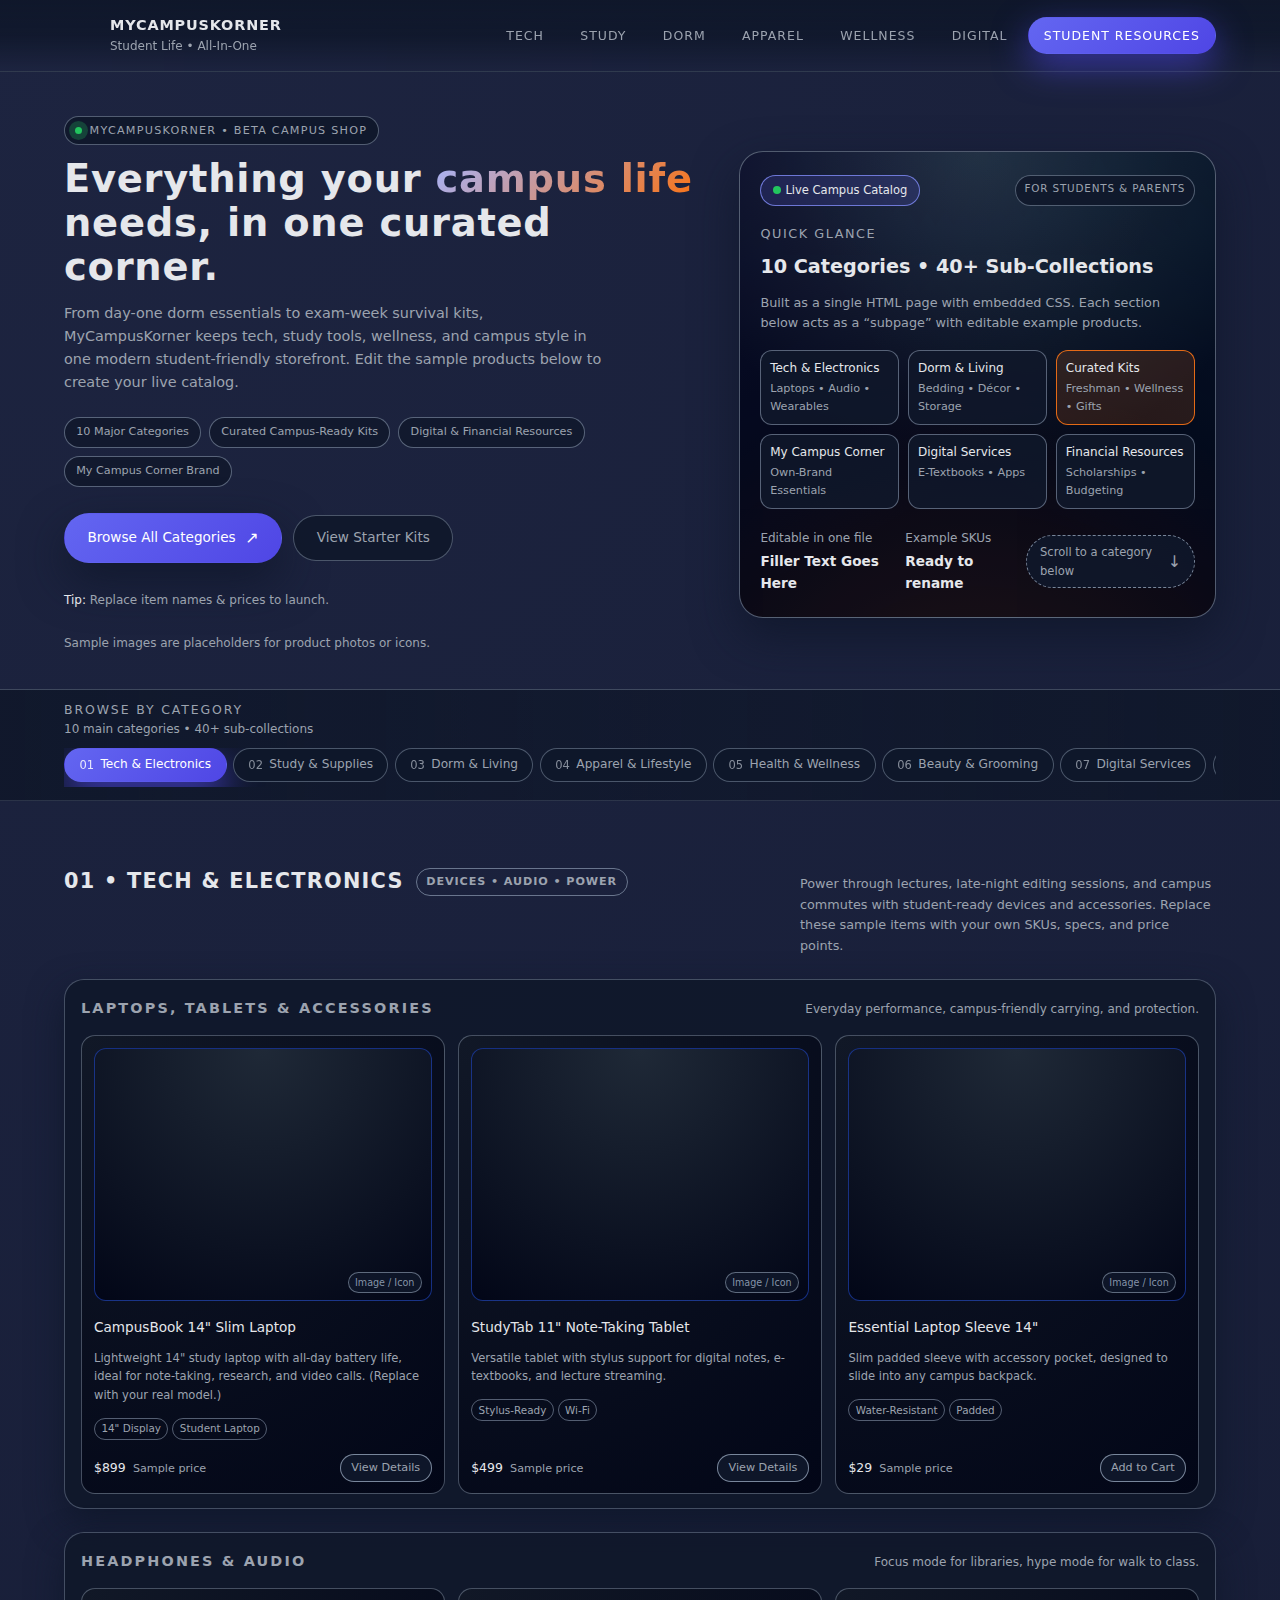
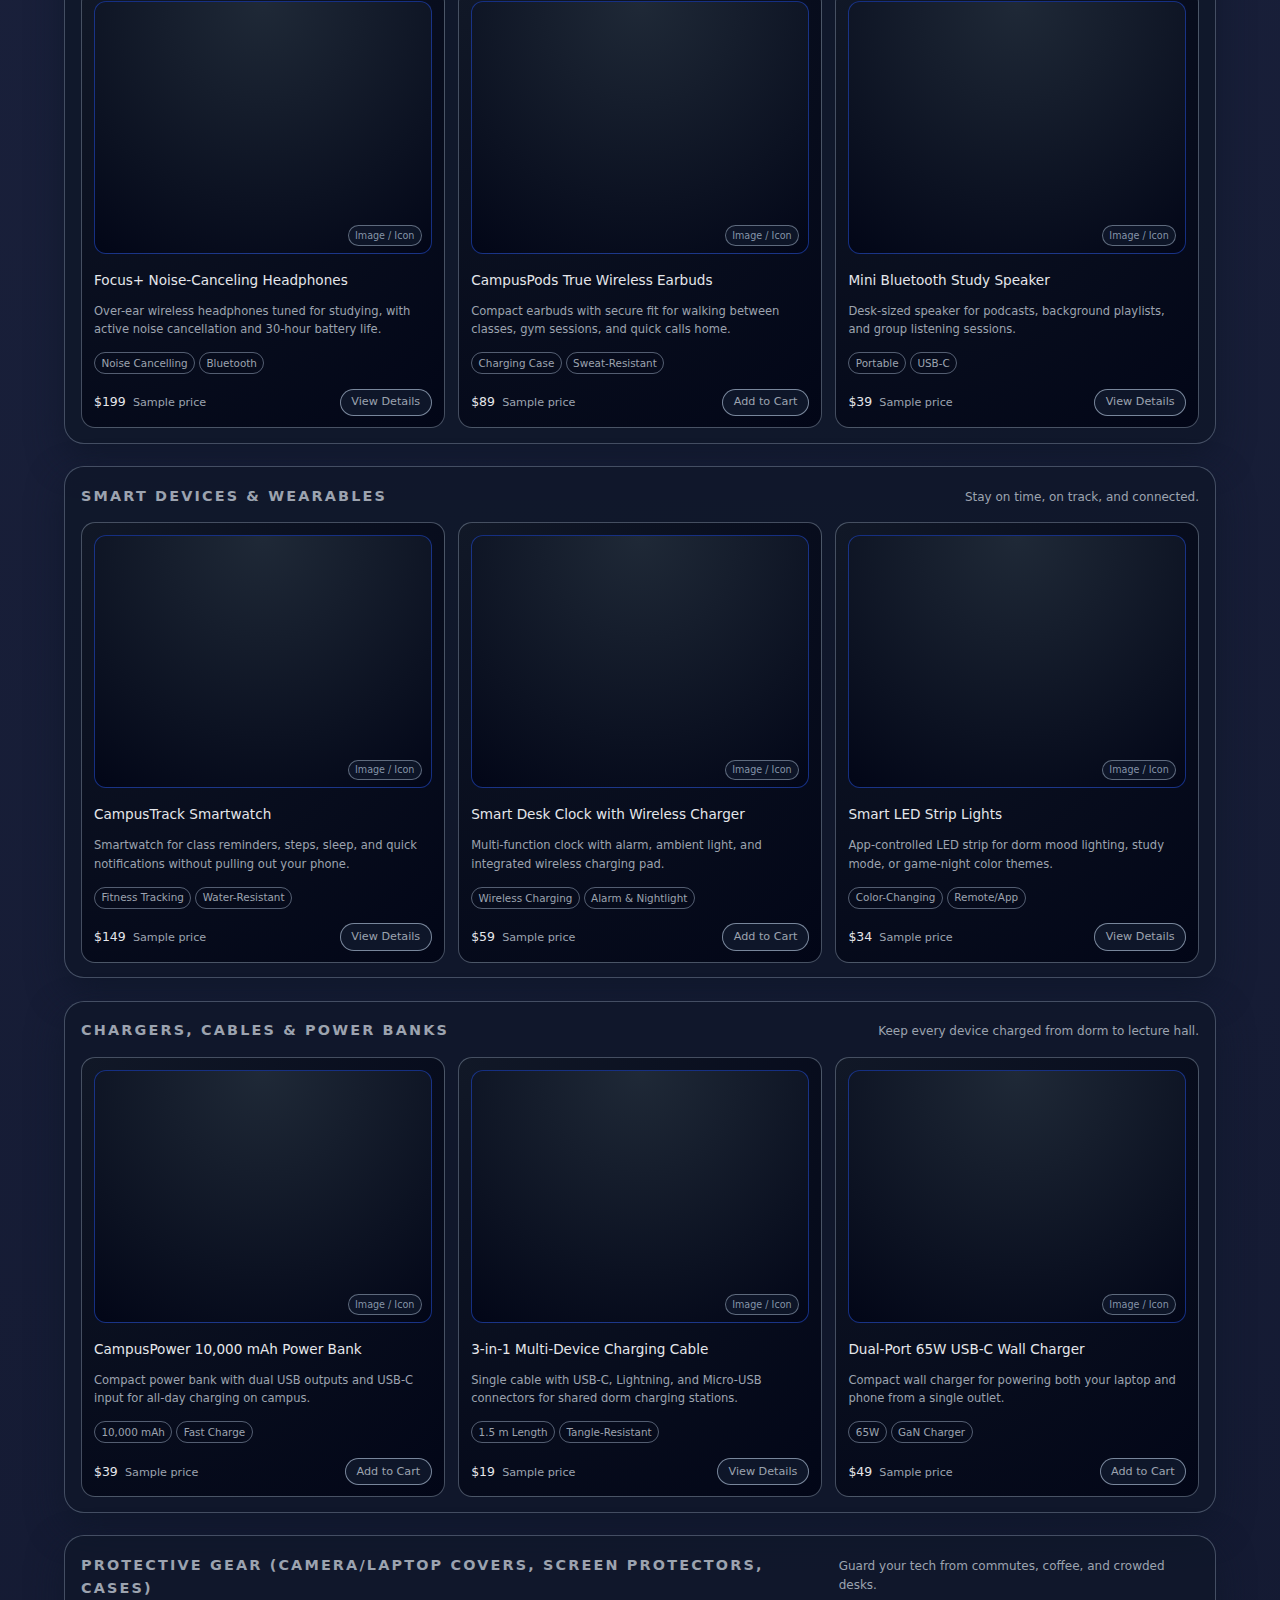
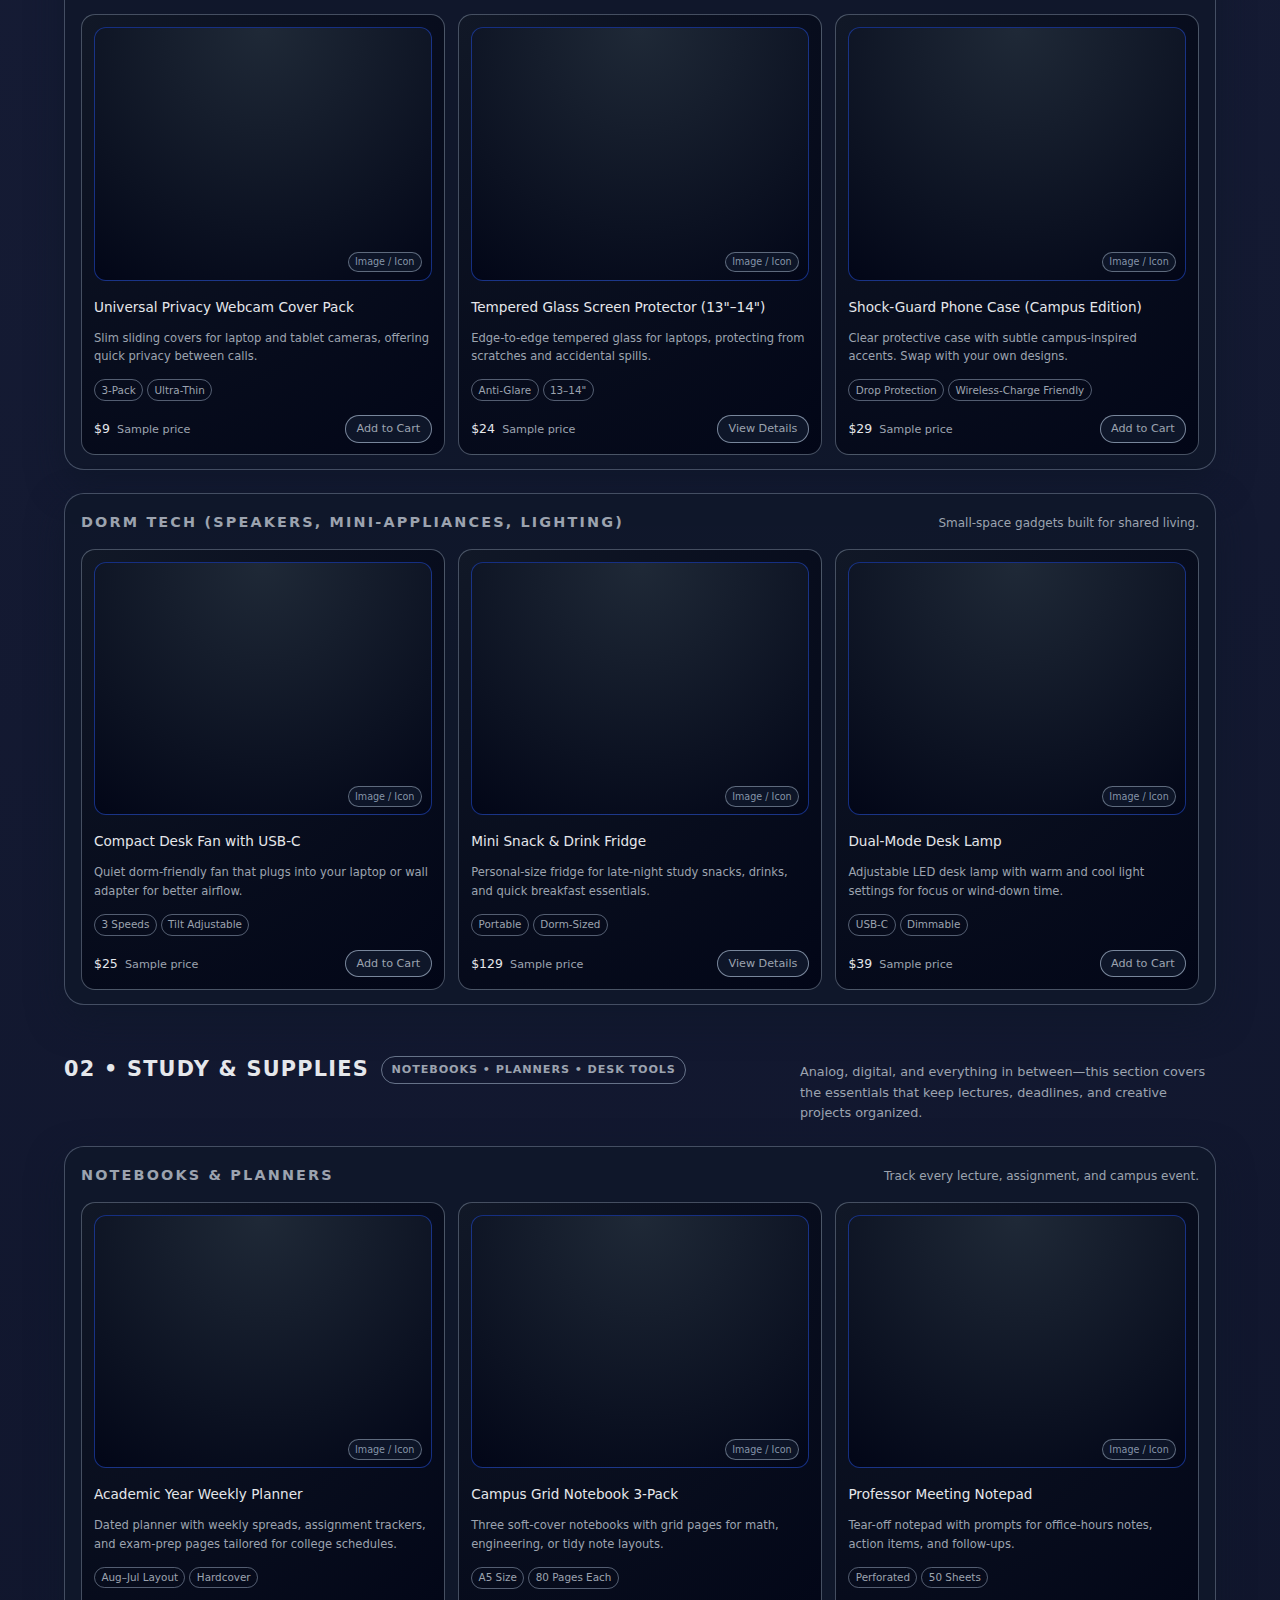
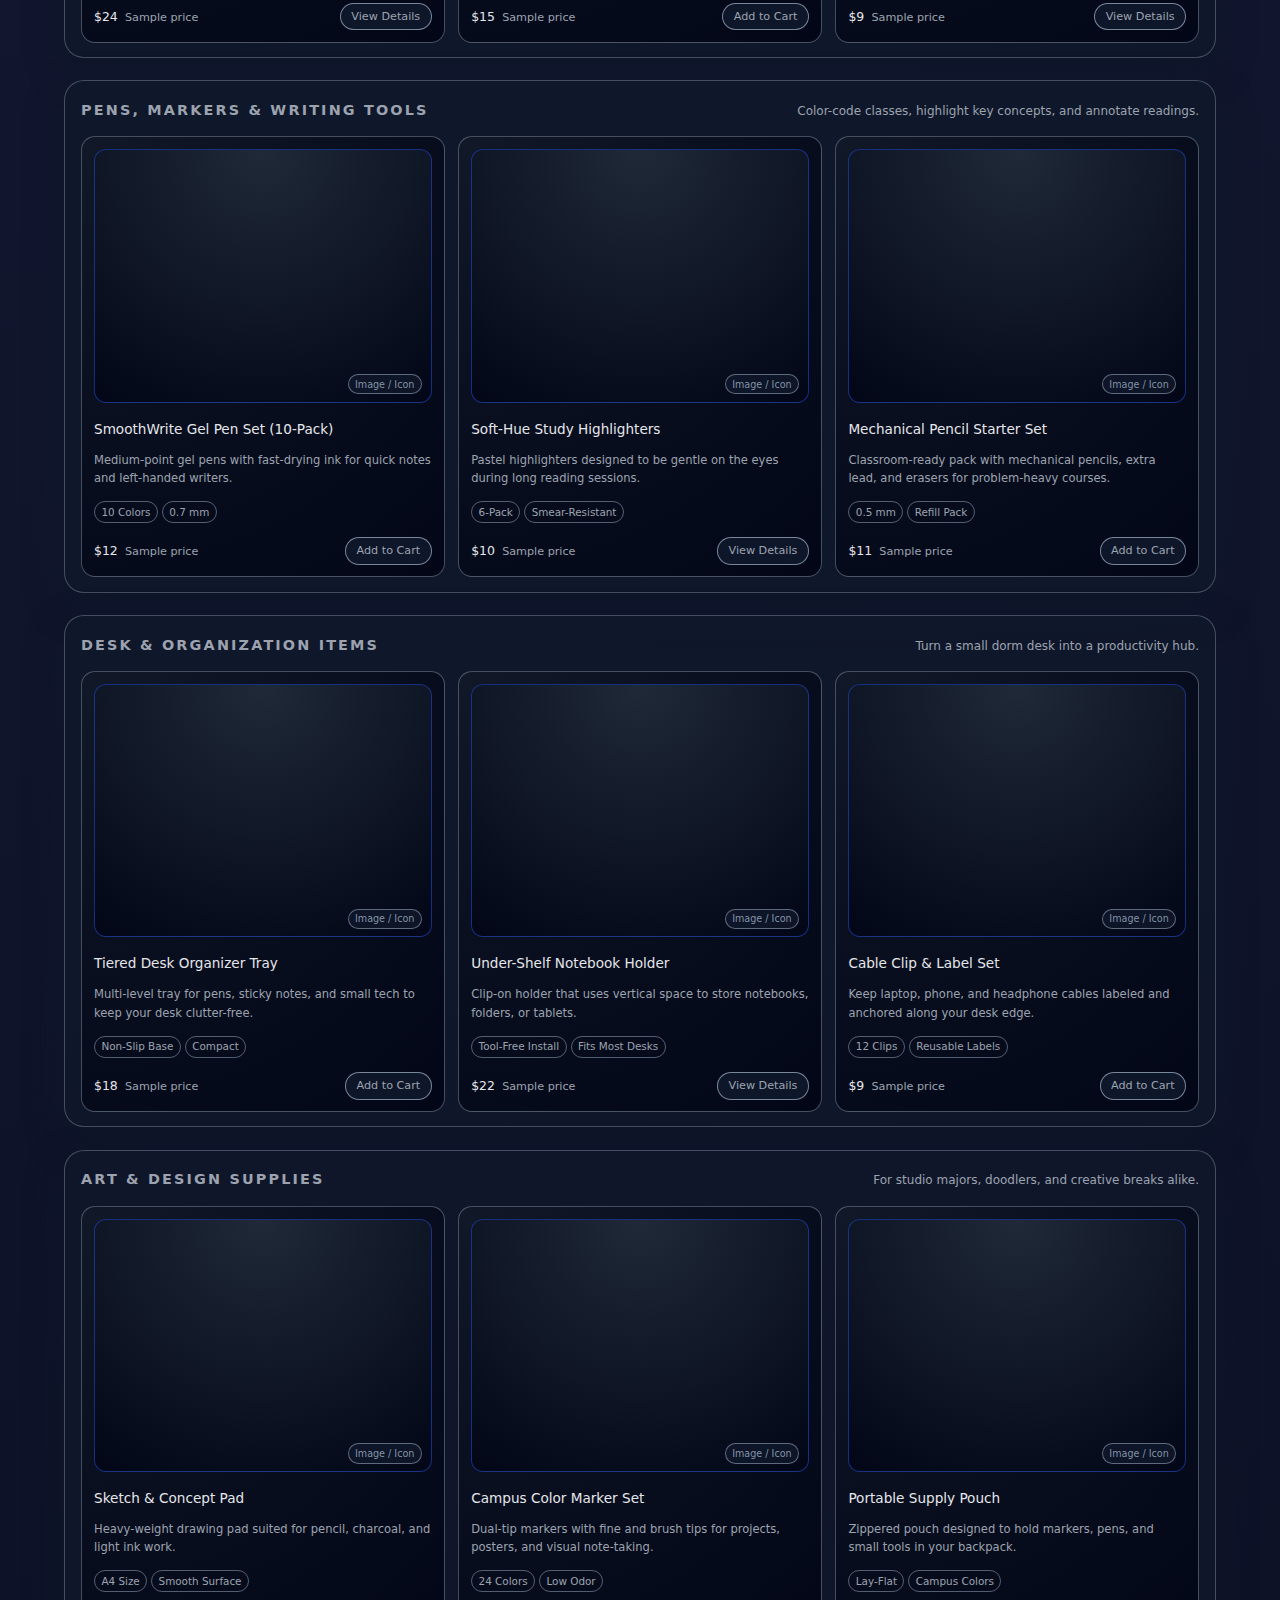
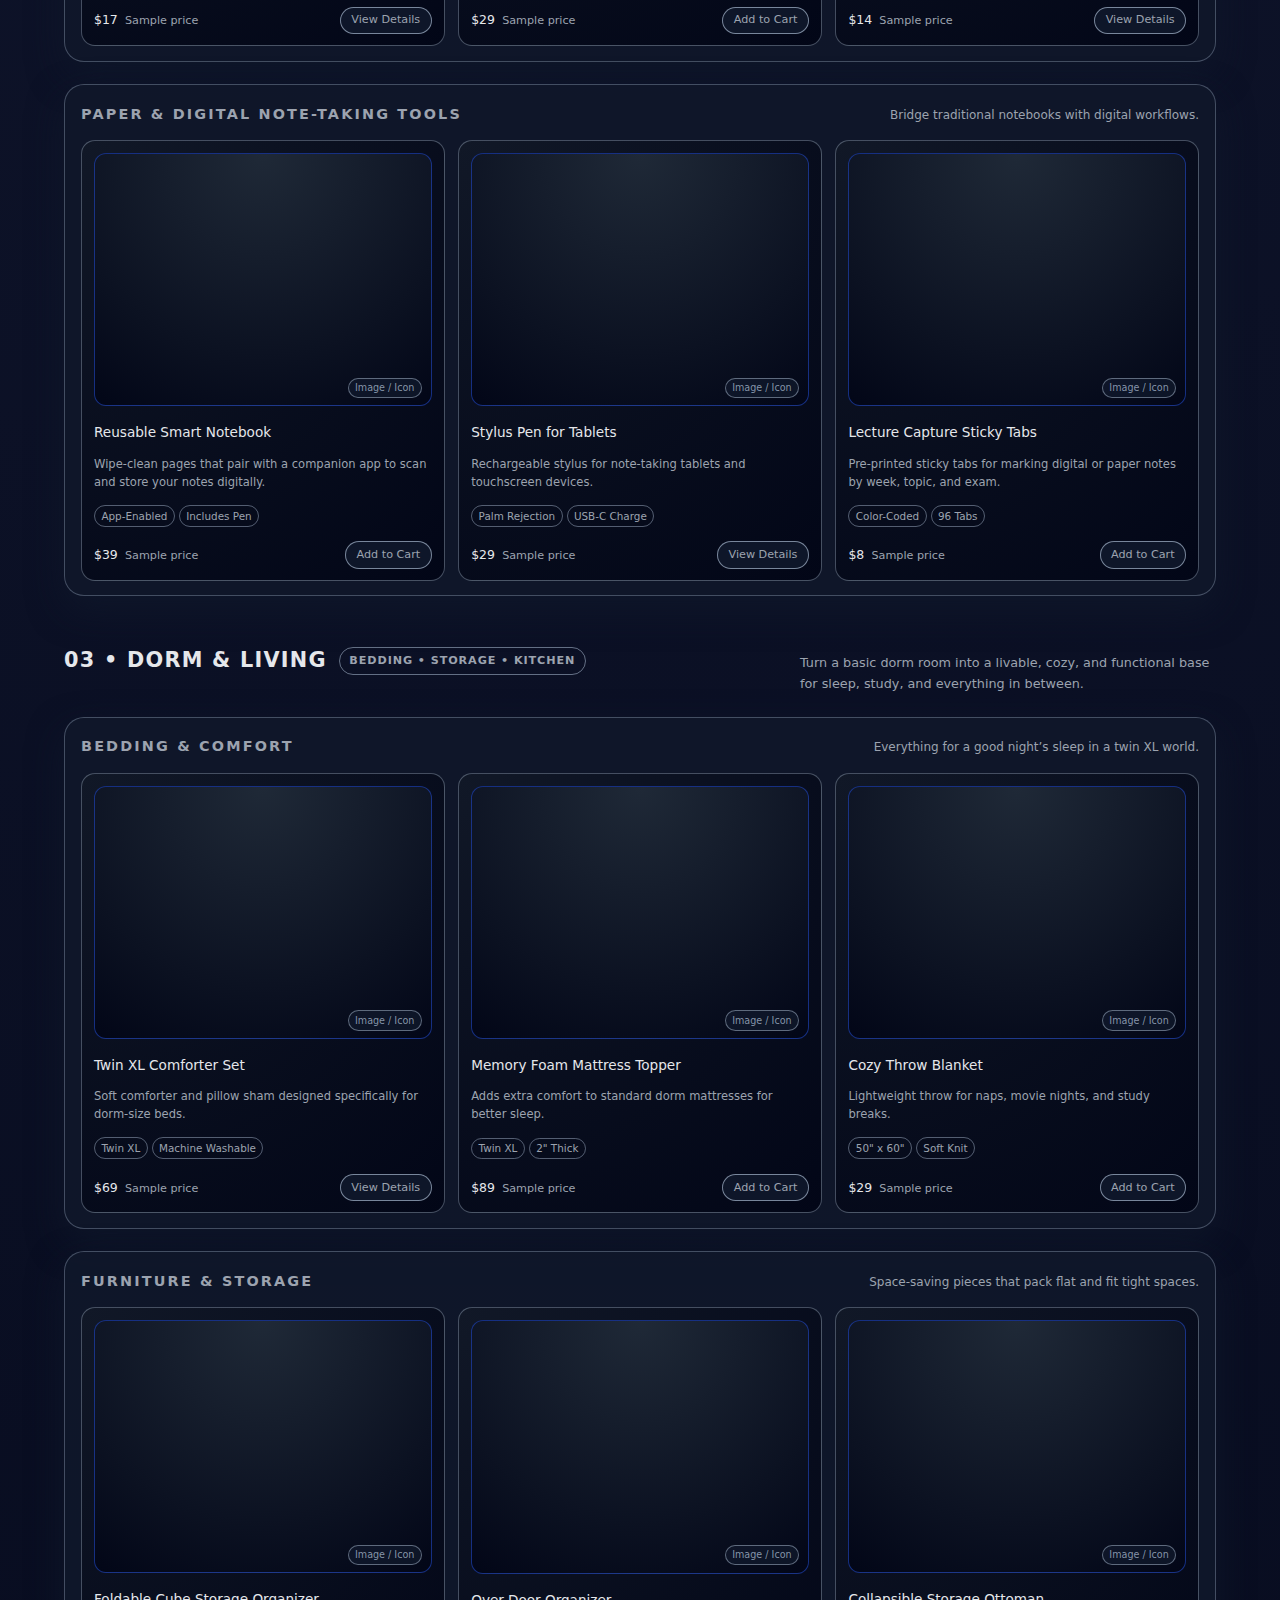
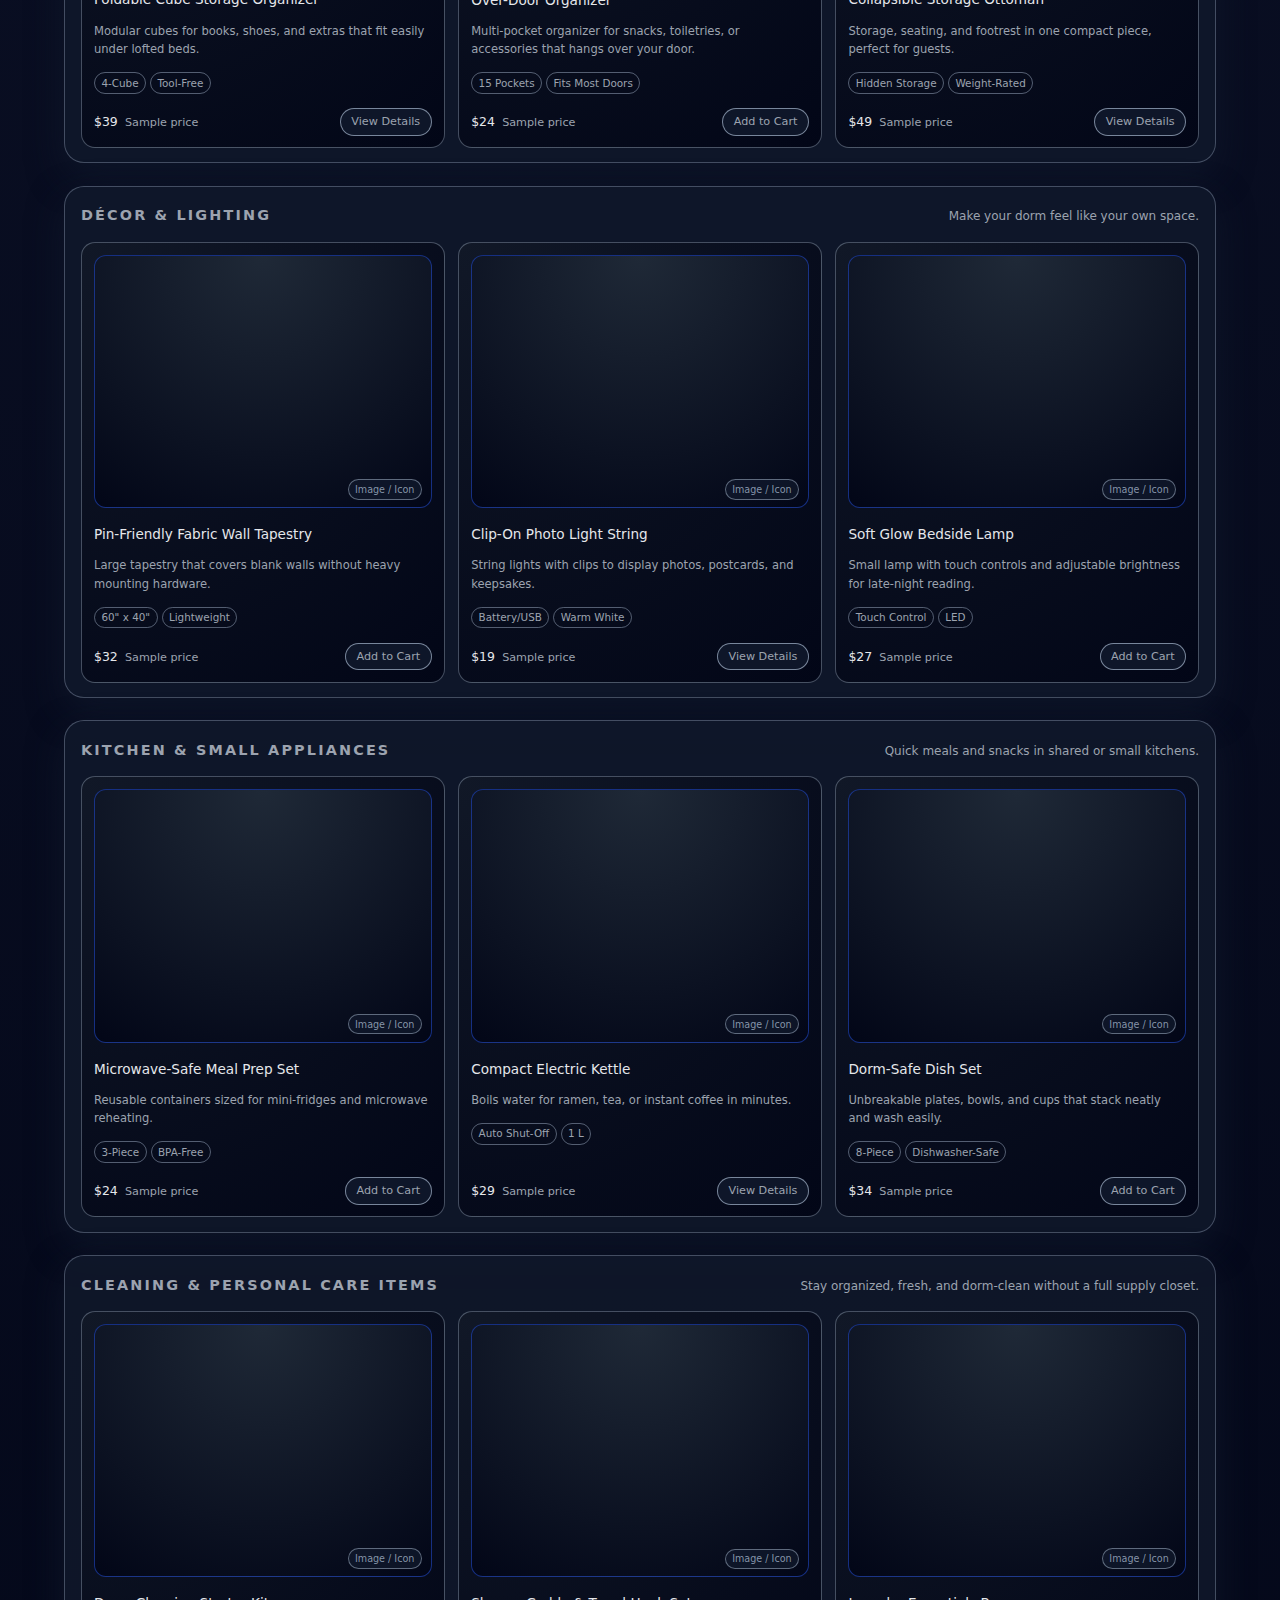
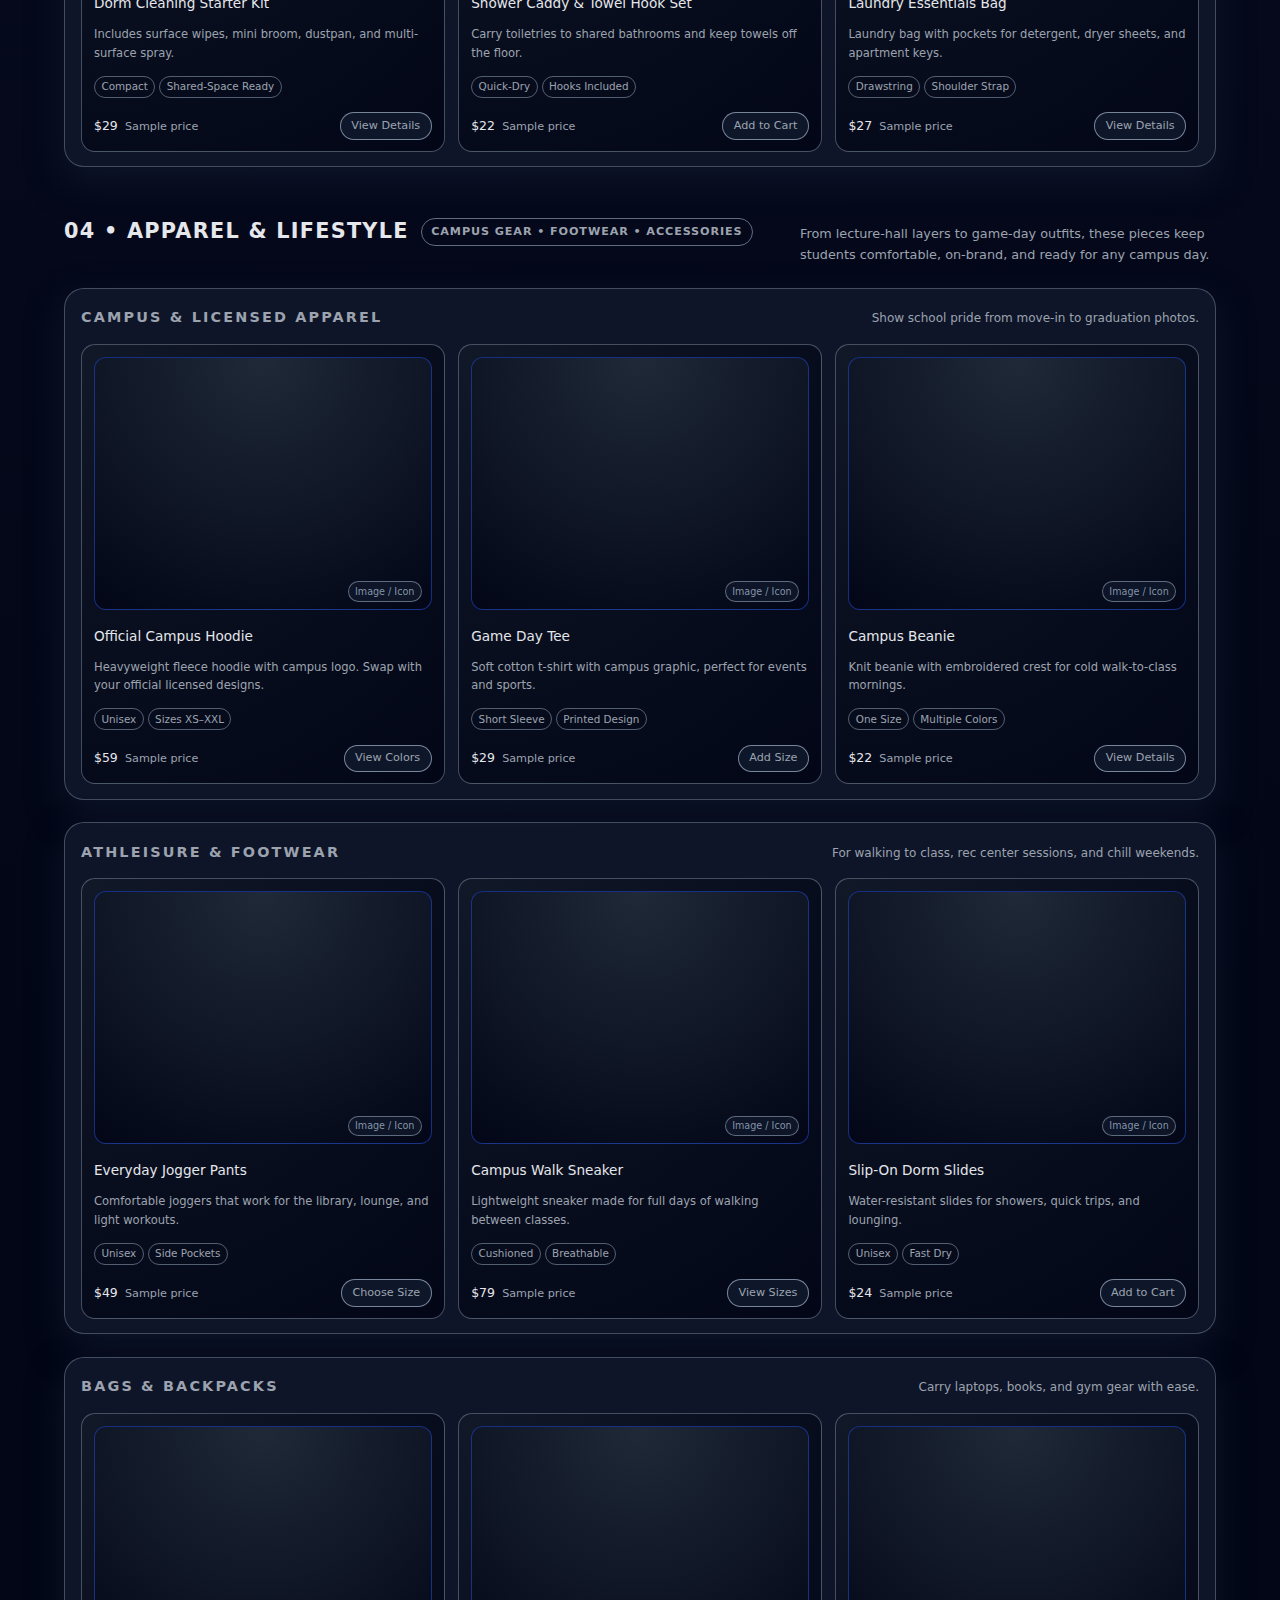
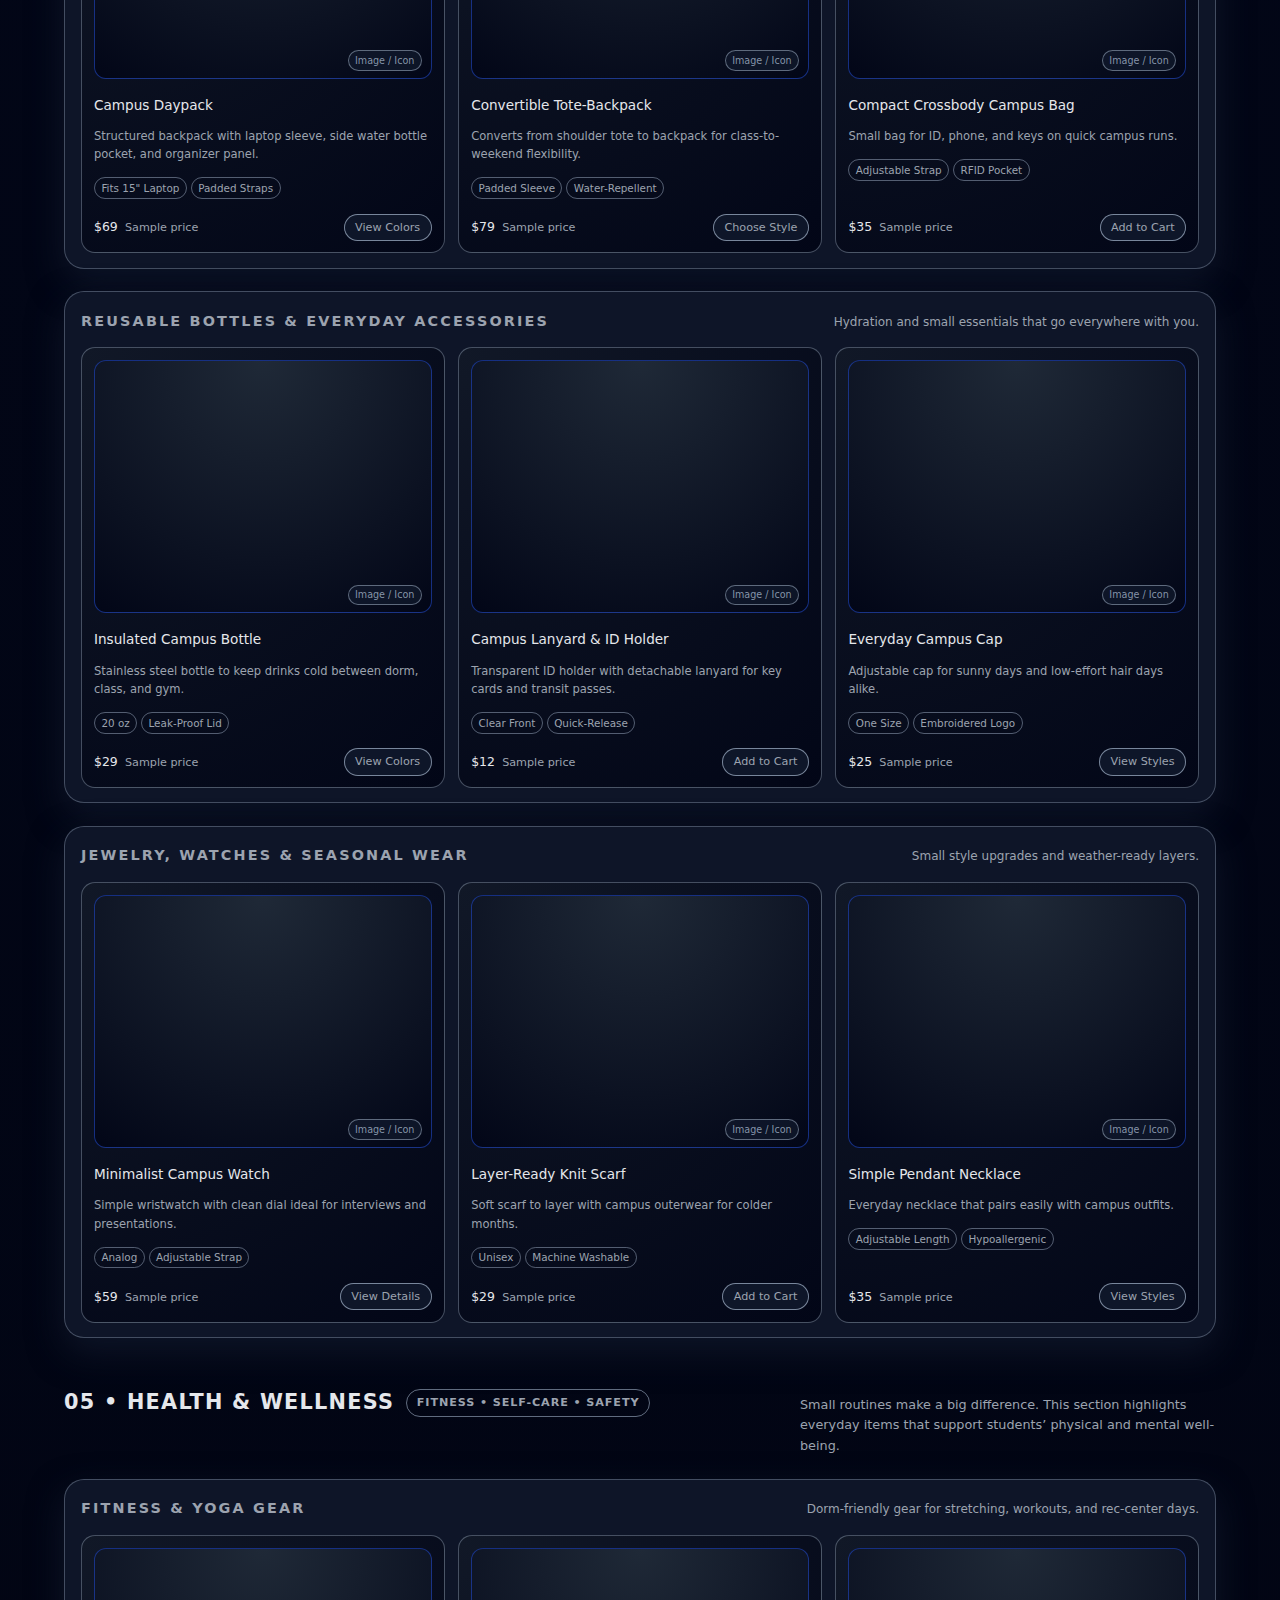
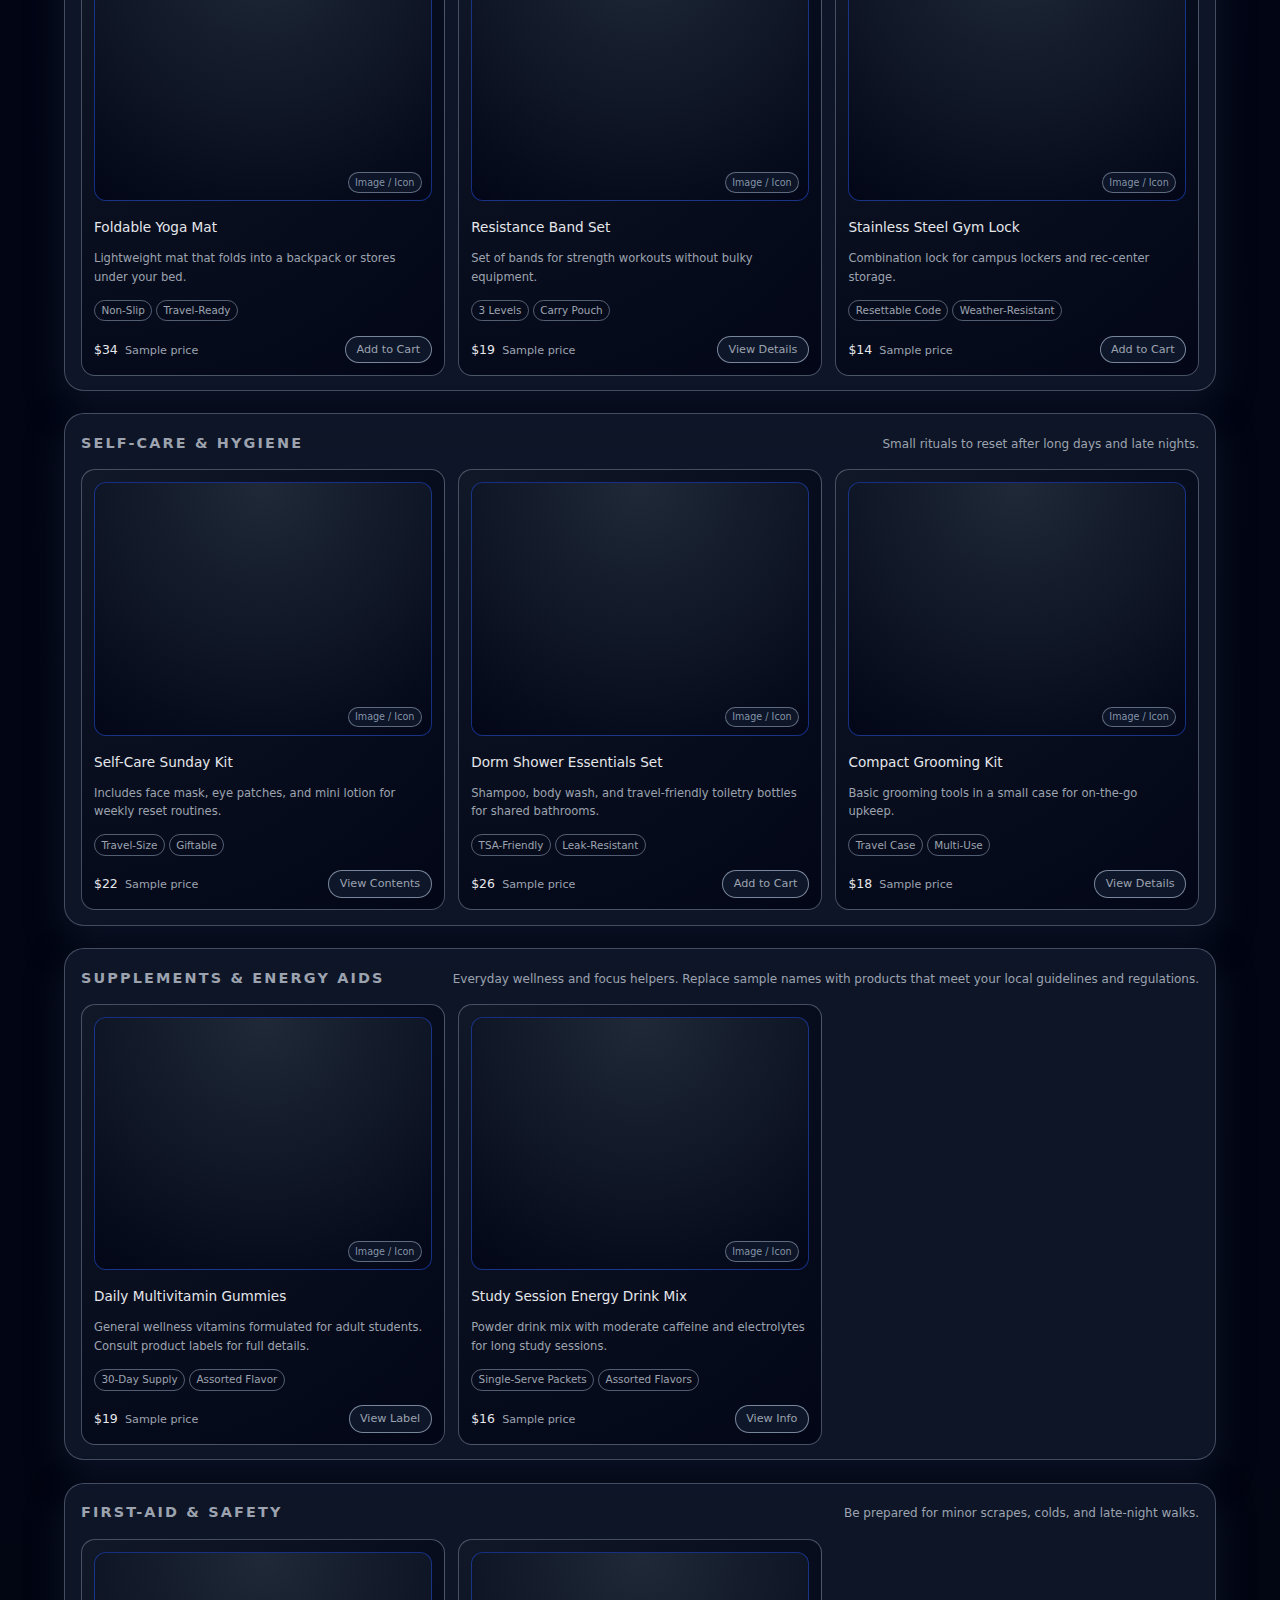
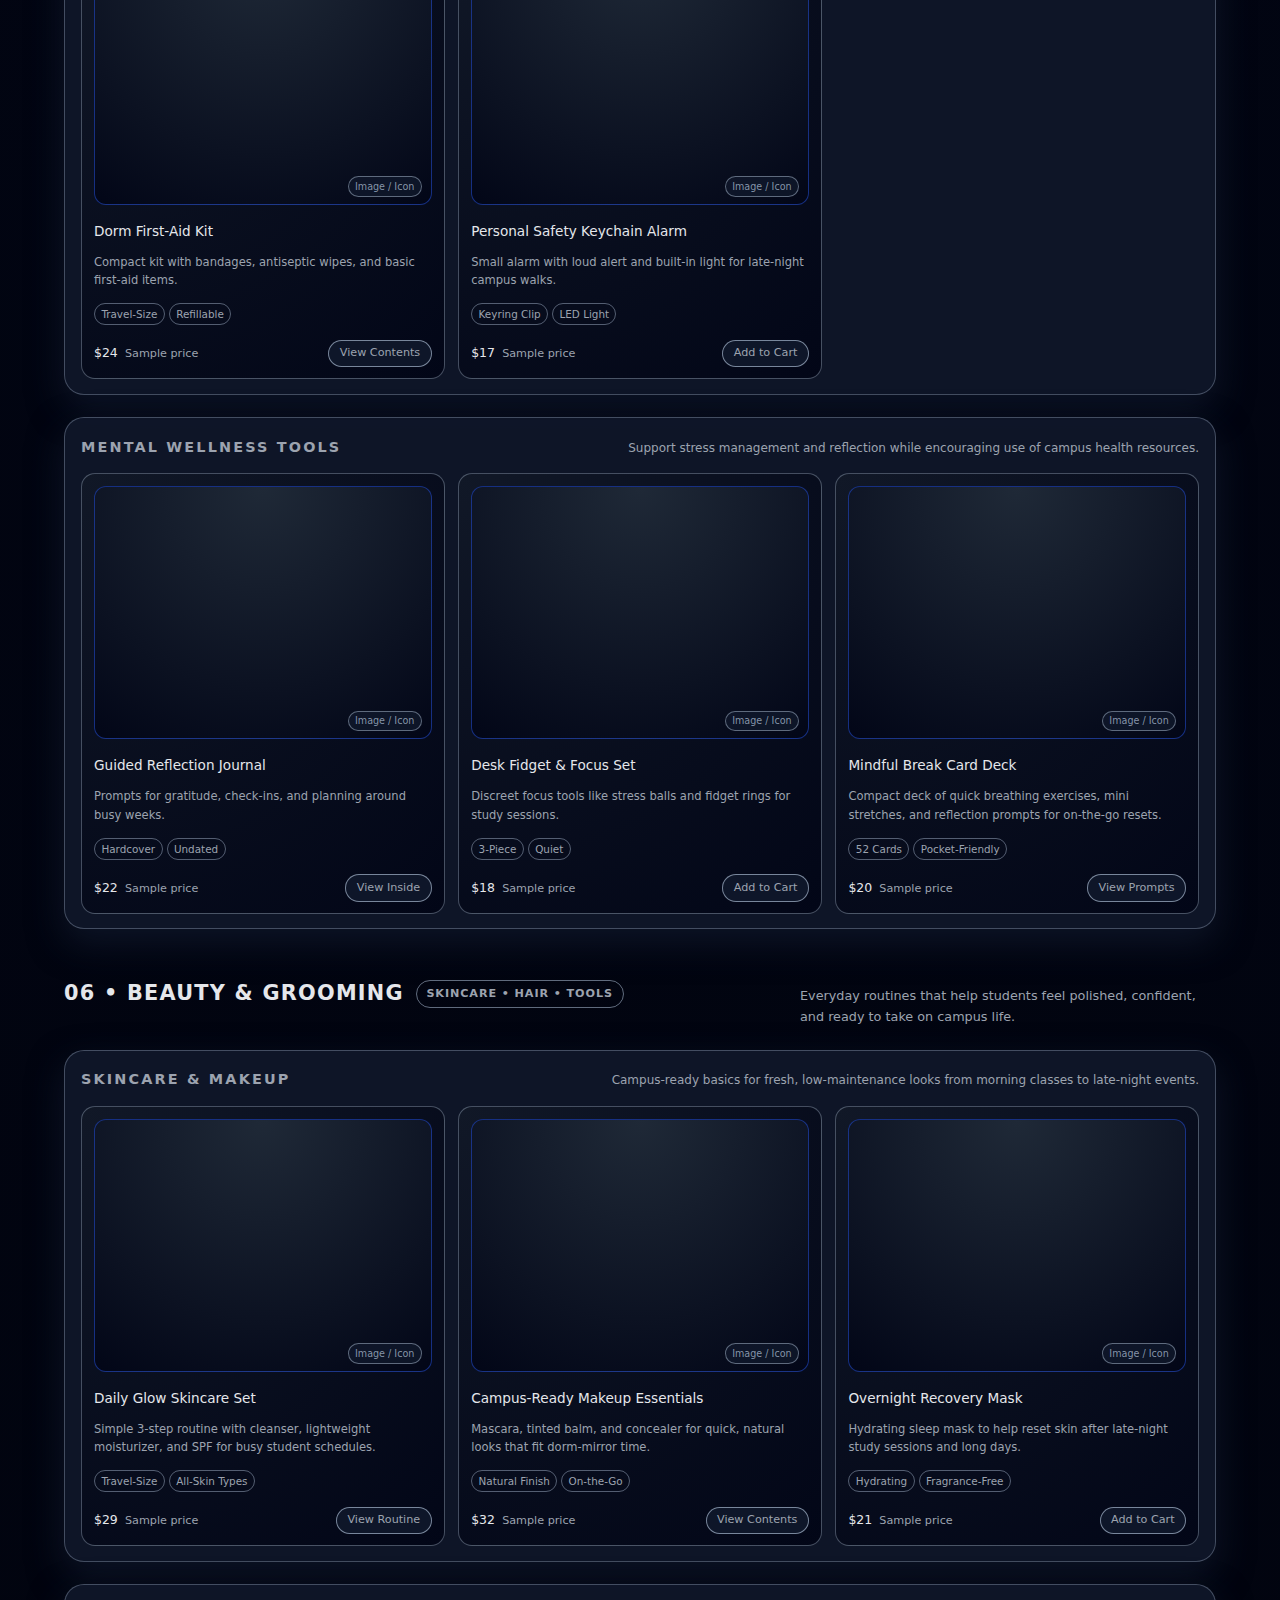
<file: dark1.html>
<!DOCTYPE html>
<html lang="en">
<head>
  <meta charset="UTF-8" />
  <title>MyCampusKorner | Student Life Marketplace</title>
  <meta name="viewport" content="width=device-width, initial-scale=1" />
  <style>
    :root {
      --bg: #050816;
      --bg-elevated: #0f172a;
      --bg-soft: #111827;
      --accent: #6366f1;
      --accent-soft: rgba(99, 102, 241, 0.18);
      --accent-strong: #4f46e5;
      --accent-alt: #22c55e;
      --accent-warm: #f97316;
      --accent-soft-warm: rgba(249, 115, 22, 0.15);
      --text: #e5e7eb;
      --text-soft: #9ca3af;
      --border-subtle: rgba(148, 163, 184, 0.35);
      --radius-lg: 20px;
      --radius-md: 14px;
      --radius-pill: 999px;
      --shadow-soft: 0 18px 45px rgba(15, 23, 42, 0.8);
      --shadow-subtle: 0 12px 32px rgba(15, 23, 42, 0.65);
      --transition-fast: 180ms ease-out;
      --transition-med: 220ms ease-out;
      --nav-h: 72px;
      --section-max-w: 1200px;
    }

    * {
      box-sizing: border-box;
      margin: 0;
      padding: 0;
    }

    body {
      font-family: system-ui, -apple-system, BlinkMacSystemFont, "SF Pro Text",
        "Segoe UI", sans-serif;
      background: radial-gradient(circle at top left, #1d2440 0, #020617 40%, #000 100%);
      color: var(--text);
      line-height: 1.6;
      -webkit-font-smoothing: antialiased;
      scroll-behavior: smooth;
    }

    a {
      color: inherit;
      text-decoration: none;
    }

    img {
      max-width: 100%;
      display: block;
    }

    /* Layout Shell */

    .page-shell {
      min-height: 100vh;
      color: var(--text);
    }

    .content-width {
      max-width: var(--section-max-w);
      margin: 0 auto;
      padding: 0 1.5rem;
    }

    header {
      position: sticky;
      top: 0;
      z-index: 50;
      backdrop-filter: blur(28px);
      background: linear-gradient(
        to bottom,
        rgba(15, 23, 42, 0.96),
        rgba(15, 23, 42, 0.84),
        transparent
      );
      border-bottom: 1px solid rgba(148, 163, 184, 0.25);
      height: var(--nav-h);
    }

    .nav-bar {
      max-width: var(--section-max-w);
      margin: 0 auto;
      height: 100%;
      display: flex;
      align-items: center;
      justify-content: space-between;
      gap: 1.5rem;
      padding: 0 1.5rem;
    }

    .logo-lockup {
      display: flex;
      align-items: center;
      gap: 0.75rem;
    }

     /* NEW: logo uses local image logo.png */
    .logo-mark {
      width: 34px;
      height: 34px;
      border-radius: 0;
      background-image: url("https://raw.githubusercontent.com/ivl-ad/campus/refs/heads/main/logo1.png");
      background-size: contain;
      background-repeat: no-repeat;
      background-position: left center;
      position: relative;
      overflow: visible;
      box-shadow: none;
    }

    .logo-mark::after {
      content: none;
    }

    .logo-initials {
      display: none;
    }

    .logo-text-main {
      font-weight: 700;
      letter-spacing: 0.06em;
      text-transform: uppercase;
      font-size: 0.9rem;
    }

    .logo-text-sub {
      font-size: 0.75rem;
      color: var(--text-soft);
    }

    .nav-links {
      display: flex;
      align-items: center;
      gap: 0.25rem;
    }

    .nav-link {
      padding: 0.5rem 0.95rem;
      border-radius: 999px;
      font-size: 0.78rem;
      text-transform: uppercase;
      letter-spacing: 0.08em;
      border: 1px solid transparent;
      color: var(--text-soft);
      cursor: pointer;
      background: transparent;
      transition: background var(--transition-fast),
        color var(--transition-fast),
        border-color var(--transition-fast),
        transform var(--transition-fast),
        box-shadow var(--transition-fast);
      white-space: nowrap;
    }

    .nav-link:hover {
      background: rgba(15, 23, 42, 0.9);
      border-color: rgba(148, 163, 184, 0.6);
      color: var(--text);
      transform: translateY(-1px);
      box-shadow: 0 9px 22px rgba(15, 23, 42, 0.6);
    }

    .nav-link--primary {
      background: linear-gradient(135deg, var(--accent), var(--accent-strong));
      color: white;
      border-color: transparent;
      box-shadow: 0 12px 35px rgba(79, 70, 229, 0.6);
    }

    .nav-link--primary:hover {
      transform: translateY(-1px) translateX(0.5px) scale(1.01);
      box-shadow: 0 18px 45px rgba(55, 48, 163, 0.8);
    }

    .nav-slim-cta {
      display: none;
    }

    /* Hero */

    .hero {
      padding: 2.75rem 0 2.25rem;
    }

    .hero-grid {
      display: grid;
      grid-template-columns: minmax(0, 1.35fr) minmax(0, 1fr);
      gap: 2rem;
      align-items: center;
    }

    .eyebrow {
      display: inline-flex;
      align-items: center;
      gap: 0.45rem;
      padding: 0.28rem 0.65rem;
      border-radius: 999px;
      background: rgba(15, 23, 42, 0.9);
      border: 1px solid rgba(148, 163, 184, 0.5);
      color: var(--text-soft);
      font-size: 0.7rem;
      text-transform: uppercase;
      letter-spacing: 0.11em;
      margin-bottom: 0.75rem;
    }

    .eyebrow-dot {
      width: 7px;
      height: 7px;
      border-radius: 50%;
      background: var(--accent-alt);
      box-shadow: 0 0 0 6px rgba(34, 197, 94, 0.25);
    }

    .hero-title {
      font-size: clamp(2.15rem, 3vw, 2.8rem);
      line-height: 1.15;
      letter-spacing: 0.02em;
      margin-bottom: 0.8rem;
    }

    .hero-title span.gradient {
      background: linear-gradient(135deg, #a5b4fc, #f97316);
      -webkit-background-clip: text;
      color: transparent;
    }

    .hero-subtitle {
      color: var(--text-soft);
      font-size: 0.9rem;
      max-width: 34rem;
      margin-bottom: 1.4rem;
    }

    .hero-chips {
      display: flex;
      flex-wrap: wrap;
      gap: 0.5rem;
      margin-bottom: 1.6rem;
    }

    .hero-chip {
      font-size: 0.7rem;
      padding: 0.35rem 0.7rem;
      border-radius: 999px;
      border: 1px solid rgba(148, 163, 184, 0.55);
      color: var(--text-soft);
      background: rgba(15, 23, 42, 0.75);
    }

    .hero-actions {
      display: flex;
      flex-wrap: wrap;
      gap: 0.7rem;
      align-items: center;
      margin-bottom: 1.75rem;
    }

    .btn {
      border-radius: var(--radius-pill);
      padding: 0.7rem 1.4rem;
      border: 1px solid transparent;
      font-size: 0.85rem;
      font-weight: 500;
      cursor: pointer;
      display: inline-flex;
      align-items: center;
      gap: 0.6rem;
      transition: background var(--transition-med),
        border-color var(--transition-med),
        transform var(--transition-med),
        box-shadow var(--transition-med),
        color var(--transition-med);
    }

    .btn-primary {
      background: linear-gradient(135deg, var(--accent), var(--accent-strong));
      color: white;
      box-shadow: var(--shadow-soft);
    }

    .btn-primary:hover {
      transform: translateY(-1px) scale(1.01);
      box-shadow: 0 22px 55px rgba(79, 70, 229, 0.85);
    }

    .btn-ghost {
      background: rgba(15, 23, 42, 0.9);
      border-color: rgba(148, 163, 184, 0.45);
      color: var(--text-soft);
    }

    .btn-ghost:hover {
      background: rgba(15, 23, 42, 1);
      border-color: rgba(148, 163, 184, 0.85);
      color: var(--text);
      transform: translateY(-1px);
      box-shadow: 0 16px 40px rgba(15, 23, 42, 0.85);
    }

    .btn-icon {
      font-size: 1rem;
    }

    .hero-footnote {
      font-size: 0.75rem;
      color: var(--text-soft);
      display: flex;
      flex-wrap: wrap;
      gap: 1.5rem;
    }

    .hero-footnote strong {
      color: #e5e7eb;
      font-weight: 500;
    }

    /* Hero right side */

    .hero-card {
      border-radius: 24px;
      padding: 1.4rem 1.25rem;
      background: radial-gradient(circle at top, #1f2937 0, #020617 60%);
      border: 1px solid rgba(148, 163, 184, 0.55);
      box-shadow: var(--shadow-soft);
      position: relative;
      overflow: hidden;
    }

    .hero-card::before {
      content: "";
      position: absolute;
      inset: -40%;
      background:
        radial-gradient(circle at 0 0, rgba(99, 102, 241, 0.18), transparent 55%),
        radial-gradient(circle at 100% 0, rgba(56, 189, 248, 0.16), transparent 55%),
        radial-gradient(circle at 50% 100%, rgba(249, 115, 22, 0.18), transparent 45%);
      opacity: 0.8;
      pointer-events: none;
    }

    .hero-card-inner {
      position: relative;
      z-index: 1;
    }

    .pill-row {
      display: flex;
      justify-content: space-between;
      gap: 0.5rem;
      margin-bottom: 1.1rem;
      font-size: 0.72rem;
    }

    .pill {
      padding: 0.35rem 0.7rem;
      border-radius: 999px;
      background: rgba(15, 23, 42, 0.85);
      border: 1px solid rgba(148, 163, 184, 0.5);
      display: inline-flex;
      align-items: center;
      gap: 0.3rem;
      color: var(--text-soft);
    }

    .pill-accent {
      background: var(--accent-soft);
      border-color: rgba(129, 140, 248, 0.8);
      color: #e5e7eb;
    }

    .pill-dot {
      width: 8px;
      height: 8px;
      border-radius: 999px;
      background: var(--accent-alt);
    }

    .pill-badge {
      font-size: 0.65rem;
      padding: 0.25rem 0.55rem;
      border-radius: 999px;
      border: 1px solid rgba(148, 163, 184, 0.5);
      background: rgba(15, 23, 42, 0.85);
      color: var(--text-soft);
      text-transform: uppercase;
      letter-spacing: 0.08em;
    }

    .mini-title {
      font-size: 0.8rem;
      letter-spacing: 0.12em;
      text-transform: uppercase;
      color: var(--text-soft);
      margin-bottom: 0.5rem;
    }

    .hero-card-heading {
      font-size: 1.2rem;
      margin-bottom: 0.6rem;
    }

    .hero-card-sub {
      font-size: 0.8rem;
      color: var(--text-soft);
      margin-bottom: 1rem;
    }

    .category-strip {
      display: grid;
      grid-template-columns: repeat(3, minmax(0, 1fr));
      gap: 0.55rem;
      margin-bottom: 1.25rem;
    }

    .category-pill {
      padding: 0.5rem 0.55rem;
      border-radius: 12px;
      background: rgba(15, 23, 42, 0.9);
      border: 1px solid rgba(148, 163, 184, 0.55);
      font-size: 0.75rem;
      display: flex;
      flex-direction: column;
      gap: 0.15rem;
    }

    .category-pill span.label {
      color: #e5e7eb;
    }

    .category-pill span.meta {
      font-size: 0.7rem;
      color: var(--text-soft);
    }

    .category-pill--highlight {
      background: var(--accent-soft-warm);
      border-color: rgba(249, 115, 22, 0.9);
    }

    .hero-card-footer {
      display: flex;
      justify-content: space-between;
      align-items: center;
      gap: 0.75rem;
      font-size: 0.75rem;
    }

    .hero-card-stat {
      display: flex;
      flex-direction: column;
      gap: 0.15rem;
      color: var(--text-soft);
    }

    .hero-card-stat strong {
      font-size: 0.85rem;
      color: #e5e7eb;
    }

    .hero-card-cta {
      padding: 0.45rem 0.8rem;
      border-radius: 999px;
      border: 1px dashed rgba(148, 163, 184, 0.8);
      font-size: 0.72rem;
      display: inline-flex;
      align-items: center;
      gap: 0.4rem;
      background: rgba(15, 23, 42, 0.9);
      color: var(--text-soft);
    }

    /* Category Navigation */

    .category-nav-shell {
      border-top: 1px solid rgba(148, 163, 184, 0.35);
      border-bottom: 1px solid rgba(148, 163, 184, 0.2);
      margin-bottom: 2rem;
      background: linear-gradient(
        to right,
        rgba(15, 23, 42, 0.9),
        rgba(15, 23, 42, 0.75),
        rgba(15, 23, 42, 0.9)
      );
    }

    .category-nav {
      max-width: var(--section-max-w);
      margin: 0 auto;
      padding: 0.65rem 1.5rem 0.8rem;
      display: flex;
      flex-direction: column;
      gap: 0.55rem;
    }

    .category-nav-top {
      display: flex;
      align-items: center;
      justify-content: space-between;
      gap: 0.75rem;
    }

    .category-nav-label {
      font-size: 0.78rem;
      text-transform: uppercase;
      letter-spacing: 0.15em;
      color: var(--text-soft);
    }

    .category-nav-count {
      font-size: 0.75rem;
      color: var(--text-soft);
    }

    .category-pill-row {
      display: flex;
      gap: 0.4rem;
      overflow-x: auto;
      padding-bottom: 0.35rem;
      scrollbar-width: thin;
      scrollbar-color: rgba(148, 163, 184, 0.45) transparent;
    }

    .category-pill-row::-webkit-scrollbar {
      height: 4px;
    }

    .category-pill-row::-webkit-scrollbar-track {
      background: transparent;
    }

    .category-pill-row::-webkit-scrollbar-thumb {
      background: rgba(148, 163, 184, 0.45);
      border-radius: 999px;
    }

    .cat-nav-pill {
      flex: 0 0 auto;
      border-radius: 999px;
      border: 1px solid rgba(148, 163, 184, 0.45);
      padding: 0.38rem 0.9rem;
      font-size: 0.76rem;
      display: inline-flex;
      align-items: center;
      gap: 0.4rem;
      color: var(--text-soft);
      background: rgba(15, 23, 42, 0.95);
      transition: background var(--transition-fast),
        color var(--transition-fast),
        border-color var(--transition-fast),
        transform var(--transition-fast),
        box-shadow var(--transition-fast);
      cursor: pointer;
      white-space: nowrap;
    }

    .cat-nav-pill span.index {
      font-size: 0.72rem;
      opacity: 0.85;
    }

    .cat-nav-pill:hover {
      background: rgba(15, 23, 42, 1);
      border-color: rgba(129, 140, 248, 0.85);
      color: #e5e7eb;
      transform: translateY(-1px);
      box-shadow: 0 11px 28px rgba(15, 23, 42, 0.9);
    }

    .cat-nav-pill--primary {
      background: linear-gradient(135deg, var(--accent), var(--accent-strong));
      color: white;
      border-color: transparent;
      box-shadow: 0 14px 35px rgba(79, 70, 229, 0.75);
    }

    /* Sections and Product Grid */

    main {
      padding-bottom: 3rem;
    }

    section.category-section {
      padding: 2rem 0 1rem;
      scroll-margin-top: calc(var(--nav-h) + 60px);
    }

    .section-header {
      margin-bottom: 1.1rem;
      display: flex;
      flex-wrap: wrap;
      justify-content: space-between;
      gap: 0.75rem;
      align-items: baseline;
    }

    .section-title {
      font-size: 1.3rem;
      letter-spacing: 0.06em;
      text-transform: uppercase;
      display: flex;
      align-items: center;
      gap: 0.75rem;
    }

    .section-title-badge {
      font-size: 0.7rem;
      padding: 0.25rem 0.6rem;
      border-radius: 999px;
      border: 1px solid rgba(148, 163, 184, 0.65);
      color: var(--text-soft);
      text-transform: uppercase;
      letter-spacing: 0.08em;
    }

    .section-kicker {
      font-size: 0.8rem;
      color: var(--text-soft);
      max-width: 26rem;
    }

    .section-tag-row {
      display: flex;
      flex-wrap: wrap;
      gap: 0.5rem;
      margin-top: 0.4rem;
    }

    .tag {
      padding: 0.2rem 0.6rem;
      border-radius: 999px;
      border: 1px solid rgba(148, 163, 184, 0.4);
      font-size: 0.7rem;
      color: var(--text-soft);
    }

    .subcat-block {
      margin-top: 1.4rem;
      padding: 1.1rem 1rem 0.9rem;
      border-radius: var(--radius-lg);
      background: rgba(15, 23, 42, 0.9);
      border: 1px solid rgba(148, 163, 184, 0.4);
      box-shadow: 0 14px 35px rgba(15, 23, 42, 0.85);
    }

    .subcat-header {
      display: flex;
      justify-content: space-between;
      align-items: baseline;
      gap: 0.75rem;
      margin-bottom: 0.9rem;
    }

    .subcat-title {
      font-size: 0.9rem;
      text-transform: uppercase;
      letter-spacing: 0.15em;
      color: var(--text-soft);
    }

    .subcat-label {
      font-size: 0.75rem;
      color: var(--text-soft);
    }

    .product-grid {
      display: grid;
      grid-template-columns: repeat(3, minmax(0, 1fr));
      gap: 0.85rem;
    }

    .product-card {
      border-radius: var(--radius-md);
      background: radial-gradient(circle at top left, #111827, #020617);
      border: 1px solid rgba(148, 163, 184, 0.45);
      padding: 0.75rem 0.75rem 0.7rem;
      display: flex;
      flex-direction: column;
      gap: 0.5rem;
      position: relative;
      overflow: hidden;
      transition: transform var(--transition-med),
        box-shadow var(--transition-med),
        border-color var(--transition-med),
        background var(--transition-med);
    }

    .product-card::before {
      content: "";
      position: absolute;
      inset: -40%;
      background: radial-gradient(
        circle at 0 0,
        rgba(129, 140, 248, 0.12),
        transparent 55%
      );
      opacity: 0;
      transition: opacity var(--transition-fast);
      pointer-events: none;
    }

    .product-card:hover {
      transform: translateY(-3px);
      box-shadow: 0 20px 45px rgba(15, 23, 42, 0.95);
      border-color: rgba(129, 140, 248, 0.9);
      background: radial-gradient(circle at top left, #020617, #020617);
    }

    .product-card:hover::before {
      opacity: 1;
    }

    .product-image {
      aspect-ratio: 4 / 3;
      border-radius: 12px;
      background: radial-gradient(circle at top, #1f2937, #020617);
      border: 1px solid rgba(30, 64, 175, 0.7);
      margin-bottom: 0.5rem;
      position: relative;
      overflow: hidden;
      display: flex;
      align-items: center;
      justify-content: center;
      font-size: 0.75rem;
      color: rgba(148, 163, 184, 0.9);
    }

    .product-image::after {
      content: "Image / Icon";
      position: absolute;
      bottom: 0.45rem;
      right: 0.55rem;
      padding: 0.1rem 0.4rem;
      border-radius: 999px;
      border: 1px solid rgba(148, 163, 184, 0.6);
      font-size: 0.6rem;
      background: rgba(15, 23, 42, 0.85);
    }

    .product-title {
      font-size: 0.85rem;
      font-weight: 500;
      margin-bottom: 0.15rem;
    }

    .product-meta {
      font-size: 0.72rem;
      color: var(--text-soft);
      margin-bottom: 0.35rem;
    }

    .product-tags {
      display: flex;
      flex-wrap: wrap;
      gap: 0.25rem;
      margin-bottom: 0.4rem;
    }

    .product-tag {
      padding: 0.1rem 0.4rem;
      border-radius: 999px;
      border: 1px solid rgba(148, 163, 184, 0.55);
      font-size: 0.65rem;
      color: var(--text-soft);
    }

    .product-footer {
      display: flex;
      justify-content: space-between;
      align-items: center;
      font-size: 0.78rem;
      margin-top: auto;
    }

    .product-price {
      font-weight: 500;
    }

    .product-price span {
      color: var(--text-soft);
      font-size: 0.7rem;
      margin-left: 0.2rem;
    }

    .product-cta {
      font-size: 0.7rem;
      padding: 0.24rem 0.65rem;
      border-radius: 999px;
      border: 1px solid rgba(148, 163, 184, 0.8);
      background: rgba(15, 23, 42, 0.95);
      color: var(--text-soft);
    }

    /* Footer */

    footer {
      border-top: 1px solid rgba(148, 163, 184, 0.3);
      padding: 1.5rem 0 2rem;
      background: radial-gradient(circle at top, #020617, #000);
    }

    .footer-inner {
      max-width: var(--section-max-w);
      margin: 0 auto;
      padding: 0 1.5rem;
      display: flex;
      flex-wrap: wrap;
      justify-content: space-between;
      gap: 1.25rem;
      font-size: 0.75rem;
      color: var(--text-soft);
    }

    .footer-meta {
      display: flex;
      flex-wrap: wrap;
      gap: 0.75rem;
    }

    .footer-meta span {
      opacity: 0.85;
    }

    .footer-links {
      display: flex;
      flex-wrap: wrap;
      gap: 0.75rem;
    }

    .footer-links a {
      opacity: 0.85;
    }

    /* Responsive */

    @media (max-width: 960px) {
      .hero-grid {
        grid-template-columns: minmax(0, 1fr);
      }
      .hero-card {
        max-width: 420px;
        margin-inline: auto;
      }
      .product-grid {
        grid-template-columns: repeat(2, minmax(0, 1fr));
      }
    }

    @media (max-width: 768px) {
      header {
        height: auto;
      }
      .nav-bar {
        padding-block: 0.6rem;
      }
      .nav-links {
        display: none;
      }
      .nav-slim-cta {
        display: inline-flex;
      }
      .hero {
        padding-top: 1.7rem;
      }
      .category-nav {
        padding-inline: 1rem;
      }
      .section-header {
        flex-direction: column;
        align-items: flex-start;
      }
    }

    @media (max-width: 640px) {
      .product-grid {
        grid-template-columns: minmax(0, 1fr);
      }
      .subcat-block {
        padding-inline: 0.85rem;
      }
      .hero-actions {
        flex-direction: column;
        align-items: stretch;
      }
      .btn {
        justify-content: center;
      }
    }
  </style>
</head>
<body>
  <div class="page-shell">
    <header>
      <div class="nav-bar">
        <div class="logo-lockup">
          <div class="logo-mark">
            <div class="logo-initials">MCK</div>
          </div>
          <div>
            <div class="logo-text-main">MyCampusKorner</div>
            <div class="logo-text-sub">Student Life • All-In-One</div>
          </div>
        </div>

        <nav class="nav-links">
          <a href="#tech-electronics" class="nav-link">Tech</a>
          <a href="#study-supplies" class="nav-link">Study</a>
          <a href="#dorm-living" class="nav-link">Dorm</a>
          <a href="#apparel-lifestyle" class="nav-link">Apparel</a>
          <a href="#health-wellness" class="nav-link">Wellness</a>
          <a href="#digital-services" class="nav-link">Digital</a>
          <a href="#financial-resources" class="nav-link nav-link--primary">
            Student Resources
          </a>
        </nav>

        <a href="#tech-electronics" class="nav-link nav-slim-cta nav-link--primary">
          Shop Categories
        </a>
      </div>
    </header>

    <main>
      <!-- HERO -->
      <section class="hero">
        <div class="content-width hero-grid">
          <div>
            <div class="eyebrow">
              <span class="eyebrow-dot"></span>
              MyCampusKorner • Beta Campus Shop
            </div>
            <h1 class="hero-title">
              Everything your <span class="gradient">campus life</span> needs, in one curated corner.
            </h1>
            <p class="hero-subtitle">
              From day-one dorm essentials to exam-week survival kits, MyCampusKorner
              keeps tech, study tools, wellness, and campus style in one modern
              student-friendly storefront. Edit the sample products below to create
              your live catalog.
            </p>
            <div class="hero-chips">
              <div class="hero-chip">10 Major Categories</div>
              <div class="hero-chip">Curated Campus-Ready Kits</div>
              <div class="hero-chip">Digital & Financial Resources</div>
              <div class="hero-chip">My Campus Corner Brand</div>
            </div>
            <div class="hero-actions">
              <a href="#tech-electronics" class="btn btn-primary">
                Browse All Categories
                <span class="btn-icon">↗</span>
              </a>
              <a href="#curated-kits" class="btn btn-ghost">
                View Starter Kits
              </a>
            </div>
            <div class="hero-footnote">
              <span><strong>Tip:</strong> Replace item names &amp; prices to launch.</span>
              <span>Sample images are placeholders for product photos or icons.</span>
            </div>
          </div>

          <!-- HERO RIGHT CARD -->
          <aside class="hero-card" aria-label="MyCampusKorner summary">
            <div class="hero-card-inner">
              <div class="pill-row">
                <div class="pill pill-accent">
                  <span class="pill-dot"></span>
                  Live Campus Catalog
                </div>
                <span class="pill-badge">For Students &amp; Parents</span>
              </div>
              <div class="mini-title">Quick Glance</div>
              <h2 class="hero-card-heading">10 Categories • 40+ Sub-Collections</h2>
              <p class="hero-card-sub">
                Built as a single HTML page with embedded CSS. Each section below
                acts as a “subpage” with editable example products.
              </p>
              <div class="category-strip">
                <div class="category-pill">
                  <span class="label">Tech &amp; Electronics</span>
                  <span class="meta">Laptops • Audio • Wearables</span>
                </div>
                <div class="category-pill">
                  <span class="label">Dorm &amp; Living</span>
                  <span class="meta">Bedding • Décor • Storage</span>
                </div>
                <div class="category-pill category-pill--highlight">
                  <span class="label">Curated Kits</span>
                  <span class="meta">Freshman • Wellness • Gifts</span>
                </div>
                <div class="category-pill">
                  <span class="label">My Campus Corner</span>
                  <span class="meta">Own-Brand Essentials</span>
                </div>
                <div class="category-pill">
                  <span class="label">Digital Services</span>
                  <span class="meta">E-Textbooks • Apps</span>
                </div>
                <div class="category-pill">
                  <span class="label">Financial Resources</span>
                  <span class="meta">Scholarships • Budgeting</span>
                </div>
              </div>
              <div class="hero-card-footer">
                <div class="hero-card-stat">
                  <span>Editable in one file</span>
                  <strong>Filler Text Goes Here</strong>
                </div>
                <div class="hero-card-stat">
                  <span>Example SKUs</span>
                  <strong>Ready to rename</strong>
                </div>
                <div class="hero-card-cta">
                  <span>Scroll to a category below</span>
                  <span class="btn-icon">↓</span>
                </div>
              </div>
            </div>
          </aside>
        </div>
      </section>

      <!-- CATEGORY NAV -->
      <div class="category-nav-shell">
        <div class="category-nav">
          <div class="category-nav-top">
            <div>
              <div class="category-nav-label">Browse by Category</div>
              <div class="category-nav-count">10 main categories • 40+ sub-collections</div>
            </div>
          </div>
          <div class="category-pill-row">
            <a href="#tech-electronics" class="cat-nav-pill cat-nav-pill--primary">
              <span class="index">01</span> Tech &amp; Electronics
            </a>
            <a href="#study-supplies" class="cat-nav-pill">
              <span class="index">02</span> Study &amp; Supplies
            </a>
            <a href="#dorm-living" class="cat-nav-pill">
              <span class="index">03</span> Dorm &amp; Living
            </a>
            <a href="#apparel-lifestyle" class="cat-nav-pill">
              <span class="index">04</span> Apparel &amp; Lifestyle
            </a>
            <a href="#health-wellness" class="cat-nav-pill">
              <span class="index">05</span> Health &amp; Wellness
            </a>
            <a href="#beauty-grooming" class="cat-nav-pill">
              <span class="index">06</span> Beauty &amp; Grooming
            </a>
            <a href="#digital-services" class="cat-nav-pill">
              <span class="index">07</span> Digital Services
            </a>
            <a href="#curated-kits" class="cat-nav-pill">
              <span class="index">08</span> Curated Kits
            </a>
            <a href="#my-campus-corner" class="cat-nav-pill">
              <span class="index">09</span> My Campus Corner Brand
            </a>
            <a href="#financial-resources" class="cat-nav-pill">
              <span class="index">10</span> Financial &amp; Student Resources
            </a>
          </div>
        </div>
      </div>

      <!-- 1. TECH & ELECTRONICS -->
      <section id="tech-electronics" class="category-section">
        <div class="content-width">
          <div class="section-header">
            <h2 class="section-title">
              01 • Tech &amp; Electronics
              <span class="section-title-badge">Devices • Audio • Power</span>
            </h2>
            <div class="section-kicker">
              Power through lectures, late-night editing sessions, and campus commutes
              with student-ready devices and accessories. Replace these sample items
              with your own SKUs, specs, and price points.
            </div>
          </div>

          <!-- Laptops, Tablets & Accessories -->
          <div class="subcat-block">
            <div class="subcat-header">
              <h3 class="subcat-title">Laptops, Tablets &amp; Accessories</h3>
              <p class="subcat-label">Everyday performance, campus-friendly carrying, and protection.</p>
            </div>
            <div class="product-grid">
              <article class="product-card">
                <div class="product-image"></div>
                <h4 class="product-title">CampusBook 14" Slim Laptop</h4>
                <p class="product-meta">
                  Lightweight 14" study laptop with all-day battery life, ideal for note-taking,
                  research, and video calls. (Replace with your real model.)
                </p>
                <div class="product-tags">
                  <span class="product-tag">14" Display</span>
                  <span class="product-tag">Student Laptop</span>
                </div>
                <div class="product-footer">
                  <div class="product-price">$899 <span>Sample price</span></div>
                  <div class="product-cta">View Details</div>
                </div>
              </article>
              <article class="product-card">
                <div class="product-image"></div>
                <h4 class="product-title">StudyTab 11" Note-Taking Tablet</h4>
                <p class="product-meta">
                  Versatile tablet with stylus support for digital notes, e-textbooks,
                  and lecture streaming.
                </p>
                <div class="product-tags">
                  <span class="product-tag">Stylus-Ready</span>
                  <span class="product-tag">Wi-Fi</span>
                </div>
                <div class="product-footer">
                  <div class="product-price">$499 <span>Sample price</span></div>
                  <div class="product-cta">View Details</div>
                </div>
              </article>
              <article class="product-card">
                <div class="product-image"></div>
                <h4 class="product-title">Essential Laptop Sleeve 14"</h4>
                <p class="product-meta">
                  Slim padded sleeve with accessory pocket, designed to slide into any campus backpack.
                </p>
                <div class="product-tags">
                  <span class="product-tag">Water-Resistant</span>
                  <span class="product-tag">Padded</span>
                </div>
                <div class="product-footer">
                  <div class="product-price">$29 <span>Sample price</span></div>
                  <div class="product-cta">Add to Cart</div>
                </div>
              </article>
            </div>
          </div>

          <!-- Headphones & Audio -->
          <div class="subcat-block">
            <div class="subcat-header">
              <h3 class="subcat-title">Headphones &amp; Audio</h3>
              <p class="subcat-label">Focus mode for libraries, hype mode for walk to class.</p>
            </div>
            <div class="product-grid">
              <article class="product-card">
                <div class="product-image"></div>
                <h4 class="product-title">Focus+ Noise-Canceling Headphones</h4>
                <p class="product-meta">
                  Over-ear wireless headphones tuned for studying, with active noise
                  cancellation and 30-hour battery life.
                </p>
                <div class="product-tags">
                  <span class="product-tag">Noise Cancelling</span>
                  <span class="product-tag">Bluetooth</span>
                </div>
                <div class="product-footer">
                  <div class="product-price">$199 <span>Sample price</span></div>
                  <div class="product-cta">View Details</div>
                </div>
              </article>
              <article class="product-card">
                <div class="product-image"></div>
                <h4 class="product-title">CampusPods True Wireless Earbuds</h4>
                <p class="product-meta">
                  Compact earbuds with secure fit for walking between classes,
                  gym sessions, and quick calls home.
                </p>
                <div class="product-tags">
                  <span class="product-tag">Charging Case</span>
                  <span class="product-tag">Sweat-Resistant</span>
                </div>
                <div class="product-footer">
                  <div class="product-price">$89 <span>Sample price</span></div>
                  <div class="product-cta">Add to Cart</div>
                </div>
              </article>
              <article class="product-card">
                <div class="product-image"></div>
                <h4 class="product-title">Mini Bluetooth Study Speaker</h4>
                <p class="product-meta">
                  Desk-sized speaker for podcasts, background playlists, and group
                  listening sessions.
                </p>
                <div class="product-tags">
                  <span class="product-tag">Portable</span>
                  <span class="product-tag">USB-C</span>
                </div>
                <div class="product-footer">
                  <div class="product-price">$39 <span>Sample price</span></div>
                  <div class="product-cta">View Details</div>
                </div>
              </article>
            </div>
          </div>

          <!-- Smart Devices & Wearables -->
          <div class="subcat-block">
            <div class="subcat-header">
              <h3 class="subcat-title">Smart Devices &amp; Wearables</h3>
              <p class="subcat-label">Stay on time, on track, and connected.</p>
            </div>
            <div class="product-grid">
              <article class="product-card">
                <div class="product-image"></div>
                <h4 class="product-title">CampusTrack Smartwatch</h4>
                <p class="product-meta">
                  Smartwatch for class reminders, steps, sleep, and quick notifications
                  without pulling out your phone.
                </p>
                <div class="product-tags">
                  <span class="product-tag">Fitness Tracking</span>
                  <span class="product-tag">Water-Resistant</span>
                </div>
                <div class="product-footer">
                  <div class="product-price">$149 <span>Sample price</span></div>
                  <div class="product-cta">View Details</div>
                </div>
              </article>
              <article class="product-card">
                <div class="product-image"></div>
                <h4 class="product-title">Smart Desk Clock with Wireless Charger</h4>
                <p class="product-meta">
                  Multi-function clock with alarm, ambient light, and integrated
                  wireless charging pad.
                </p>
                <div class="product-tags">
                  <span class="product-tag">Wireless Charging</span>
                  <span class="product-tag">Alarm &amp; Nightlight</span>
                </div>
                <div class="product-footer">
                  <div class="product-price">$59 <span>Sample price</span></div>
                  <div class="product-cta">Add to Cart</div>
                </div>
              </article>
              <article class="product-card">
                <div class="product-image"></div>
                <h4 class="product-title">Smart LED Strip Lights</h4>
                <p class="product-meta">
                  App-controlled LED strip for dorm mood lighting, study mode, or
                  game-night color themes.
                </p>
                <div class="product-tags">
                  <span class="product-tag">Color-Changing</span>
                  <span class="product-tag">Remote/App</span>
                </div>
                <div class="product-footer">
                  <div class="product-price">$34 <span>Sample price</span></div>
                  <div class="product-cta">View Details</div>
                </div>
              </article>
            </div>
          </div>

          <!-- Chargers, Cables & Power Banks -->
          <div class="subcat-block">
            <div class="subcat-header">
              <h3 class="subcat-title">Chargers, Cables &amp; Power Banks</h3>
              <p class="subcat-label">Keep every device charged from dorm to lecture hall.</p>
            </div>
            <div class="product-grid">
              <article class="product-card">
                <div class="product-image"></div>
                <h4 class="product-title">CampusPower 10,000 mAh Power Bank</h4>
                <p class="product-meta">
                  Compact power bank with dual USB outputs and USB-C input for all-day
                  charging on campus.
                </p>
                <div class="product-tags">
                  <span class="product-tag">10,000 mAh</span>
                  <span class="product-tag">Fast Charge</span>
                </div>
                <div class="product-footer">
                  <div class="product-price">$39 <span>Sample price</span></div>
                  <div class="product-cta">Add to Cart</div>
                </div>
              </article>
              <article class="product-card">
                <div class="product-image"></div>
                <h4 class="product-title">3-in-1 Multi-Device Charging Cable</h4>
                <p class="product-meta">
                  Single cable with USB-C, Lightning, and Micro-USB connectors for shared
                  dorm charging stations.
                </p>
                <div class="product-tags">
                  <span class="product-tag">1.5 m Length</span>
                  <span class="product-tag">Tangle-Resistant</span>
                </div>
                <div class="product-footer">
                  <div class="product-price">$19 <span>Sample price</span></div>
                  <div class="product-cta">View Details</div>
                </div>
              </article>
              <article class="product-card">
                <div class="product-image"></div>
                <h4 class="product-title">Dual-Port 65W USB-C Wall Charger</h4>
                <p class="product-meta">
                  Compact wall charger for powering both your laptop and phone from a
                  single outlet.
                </p>
                <div class="product-tags">
                  <span class="product-tag">65W</span>
                  <span class="product-tag">GaN Charger</span>
                </div>
                <div class="product-footer">
                  <div class="product-price">$49 <span>Sample price</span></div>
                  <div class="product-cta">Add to Cart</div>
                </div>
              </article>
            </div>
          </div>

          <!-- Protective Gear -->
          <div class="subcat-block">
            <div class="subcat-header">
              <h3 class="subcat-title">
                Protective Gear (Camera/Laptop Covers, Screen Protectors, Cases)
              </h3>
              <p class="subcat-label">Guard your tech from commutes, coffee, and crowded desks.</p>
            </div>
            <div class="product-grid">
              <article class="product-card">
                <div class="product-image"></div>
                <h4 class="product-title">Universal Privacy Webcam Cover Pack</h4>
                <p class="product-meta">
                  Slim sliding covers for laptop and tablet cameras, offering quick
                  privacy between calls.
                </p>
                <div class="product-tags">
                  <span class="product-tag">3-Pack</span>
                  <span class="product-tag">Ultra-Thin</span>
                </div>
                <div class="product-footer">
                  <div class="product-price">$9 <span>Sample price</span></div>
                  <div class="product-cta">Add to Cart</div>
                </div>
              </article>
              <article class="product-card">
                <div class="product-image"></div>
                <h4 class="product-title">Tempered Glass Screen Protector (13"–14")</h4>
                <p class="product-meta">
                  Edge-to-edge tempered glass for laptops, protecting from scratches and
                  accidental spills.
                </p>
                <div class="product-tags">
                  <span class="product-tag">Anti-Glare</span>
                  <span class="product-tag">13–14"</span>
                </div>
                <div class="product-footer">
                  <div class="product-price">$24 <span>Sample price</span></div>
                  <div class="product-cta">View Details</div>
                </div>
              </article>
              <article class="product-card">
                <div class="product-image"></div>
                <h4 class="product-title">Shock-Guard Phone Case (Campus Edition)</h4>
                <p class="product-meta">
                  Clear protective case with subtle campus-inspired accents. Swap with
                  your own designs.
                </p>
                <div class="product-tags">
                  <span class="product-tag">Drop Protection</span>
                  <span class="product-tag">Wireless-Charge Friendly</span>
                </div>
                <div class="product-footer">
                  <div class="product-price">$29 <span>Sample price</span></div>
                  <div class="product-cta">Add to Cart</div>
                </div>
              </article>
            </div>
          </div>

          <!-- Dorm Tech -->
          <div class="subcat-block">
            <div class="subcat-header">
              <h3 class="subcat-title">Dorm Tech (Speakers, Mini-Appliances, Lighting)</h3>
              <p class="subcat-label">Small-space gadgets built for shared living.</p>
            </div>
            <div class="product-grid">
              <article class="product-card">
                <div class="product-image"></div>
                <h4 class="product-title">Compact Desk Fan with USB-C</h4>
                <p class="product-meta">
                  Quiet dorm-friendly fan that plugs into your laptop or wall adapter
                  for better airflow.
                </p>
                <div class="product-tags">
                  <span class="product-tag">3 Speeds</span>
                  <span class="product-tag">Tilt Adjustable</span>
                </div>
                <div class="product-footer">
                  <div class="product-price">$25 <span>Sample price</span></div>
                  <div class="product-cta">Add to Cart</div>
                </div>
              </article>
              <article class="product-card">
                <div class="product-image"></div>
                <h4 class="product-title">Mini Snack &amp; Drink Fridge</h4>
                <p class="product-meta">
                  Personal-size fridge for late-night study snacks, drinks, and quick
                  breakfast essentials.
                </p>
                <div class="product-tags">
                  <span class="product-tag">Portable</span>
                  <span class="product-tag">Dorm-Sized</span>
                </div>
                <div class="product-footer">
                  <div class="product-price">$129 <span>Sample price</span></div>
                  <div class="product-cta">View Details</div>
                </div>
              </article>
              <article class="product-card">
                <div class="product-image"></div>
                <h4 class="product-title">Dual-Mode Desk Lamp</h4>
                <p class="product-meta">
                  Adjustable LED desk lamp with warm and cool light settings for focus
                  or wind-down time.
                </p>
                <div class="product-tags">
                  <span class="product-tag">USB-C</span>
                  <span class="product-tag">Dimmable</span>
                </div>
                <div class="product-footer">
                  <div class="product-price">$39 <span>Sample price</span></div>
                  <div class="product-cta">Add to Cart</div>
                </div>
              </article>
            </div>
          </div>
        </div>
      </section>

      <!-- 2. STUDY & SUPPLIES -->
      <section id="study-supplies" class="category-section">
        <div class="content-width">
          <div class="section-header">
            <h2 class="section-title">
              02 • Study &amp; Supplies
              <span class="section-title-badge">Notebooks • Planners • Desk Tools</span>
            </h2>
            <p class="section-kicker">
              Analog, digital, and everything in between—this section covers the
              essentials that keep lectures, deadlines, and creative projects organized.
            </p>
          </div>

          <!-- Notebooks & Planners -->
          <div class="subcat-block">
            <div class="subcat-header">
              <h3 class="subcat-title">Notebooks &amp; Planners</h3>
              <p class="subcat-label">Track every lecture, assignment, and campus event.</p>
            </div>
            <div class="product-grid">
              <article class="product-card">
                <div class="product-image"></div>
                <h4 class="product-title">Academic Year Weekly Planner</h4>
                <p class="product-meta">
                  Dated planner with weekly spreads, assignment trackers, and exam-prep
                  pages tailored for college schedules.
                </p>
                <div class="product-tags">
                  <span class="product-tag">Aug–Jul Layout</span>
                  <span class="product-tag">Hardcover</span>
                </div>
                <div class="product-footer">
                  <div class="product-price">$24 <span>Sample price</span></div>
                  <div class="product-cta">View Details</div>
                </div>
              </article>
              <article class="product-card">
                <div class="product-image"></div>
                <h4 class="product-title">Campus Grid Notebook 3-Pack</h4>
                <p class="product-meta">
                  Three soft-cover notebooks with grid pages for math, engineering, or
                  tidy note layouts.
                </p>
                <div class="product-tags">
                  <span class="product-tag">A5 Size</span>
                  <span class="product-tag">80 Pages Each</span>
                </div>
                <div class="product-footer">
                  <div class="product-price">$15 <span>Sample price</span></div>
                  <div class="product-cta">Add to Cart</div>
                </div>
              </article>
              <article class="product-card">
                <div class="product-image"></div>
                <h4 class="product-title">Professor Meeting Notepad</h4>
                <p class="product-meta">
                  Tear-off notepad with prompts for office-hours notes, action items,
                  and follow-ups.
                </p>
                <div class="product-tags">
                  <span class="product-tag">Perforated</span>
                  <span class="product-tag">50 Sheets</span>
                </div>
                <div class="product-footer">
                  <div class="product-price">$9 <span>Sample price</span></div>
                  <div class="product-cta">View Details</div>
                </div>
              </article>
            </div>
          </div>

          <!-- Pens, Markers & Writing Tools -->
          <div class="subcat-block">
            <div class="subcat-header">
              <h3 class="subcat-title">Pens, Markers &amp; Writing Tools</h3>
              <p class="subcat-label">Color-code classes, highlight key concepts, and annotate readings.</p>
            </div>
            <div class="product-grid">
              <article class="product-card">
                <div class="product-image"></div>
                <h4 class="product-title">SmoothWrite Gel Pen Set (10-Pack)</h4>
                <p class="product-meta">
                  Medium-point gel pens with fast-drying ink for quick notes
                  and left-handed writers.
                </p>
                <div class="product-tags">
                  <span class="product-tag">10 Colors</span>
                  <span class="product-tag">0.7 mm</span>
                </div>
                <div class="product-footer">
                  <div class="product-price">$12 <span>Sample price</span></div>
                  <div class="product-cta">Add to Cart</div>
                </div>
              </article>
              <article class="product-card">
                <div class="product-image"></div>
                <h4 class="product-title">Soft-Hue Study Highlighters</h4>
                <p class="product-meta">
                  Pastel highlighters designed to be gentle on the eyes during
                  long reading sessions.
                </p>
                <div class="product-tags">
                  <span class="product-tag">6-Pack</span>
                  <span class="product-tag">Smear-Resistant</span>
                </div>
                <div class="product-footer">
                  <div class="product-price">$10 <span>Sample price</span></div>
                  <div class="product-cta">View Details</div>
                </div>
              </article>
              <article class="product-card">
                <div class="product-image"></div>
                <h4 class="product-title">Mechanical Pencil Starter Set</h4>
                <p class="product-meta">
                  Classroom-ready pack with mechanical pencils, extra lead, and erasers
                  for problem-heavy courses.
                </p>
                <div class="product-tags">
                  <span class="product-tag">0.5 mm</span>
                  <span class="product-tag">Refill Pack</span>
                </div>
                <div class="product-footer">
                  <div class="product-price">$11 <span>Sample price</span></div>
                  <div class="product-cta">Add to Cart</div>
                </div>
              </article>
            </div>
          </div>

          <!-- Desk & Organization Items -->
          <div class="subcat-block">
            <div class="subcat-header">
              <h3 class="subcat-title">Desk &amp; Organization Items</h3>
              <p class="subcat-label">Turn a small dorm desk into a productivity hub.</p>
            </div>
            <div class="product-grid">
              <article class="product-card">
                <div class="product-image"></div>
                <h4 class="product-title">Tiered Desk Organizer Tray</h4>
                <p class="product-meta">
                  Multi-level tray for pens, sticky notes, and small tech to keep
                  your desk clutter-free.
                </p>
                <div class="product-tags">
                  <span class="product-tag">Non-Slip Base</span>
                  <span class="product-tag">Compact</span>
                </div>
                <div class="product-footer">
                  <div class="product-price">$18 <span>Sample price</span></div>
                  <div class="product-cta">Add to Cart</div>
                </div>
              </article>
              <article class="product-card">
                <div class="product-image"></div>
                <h4 class="product-title">Under-Shelf Notebook Holder</h4>
                <p class="product-meta">
                  Clip-on holder that uses vertical space to store notebooks, folders,
                  or tablets.
                </p>
                <div class="product-tags">
                  <span class="product-tag">Tool-Free Install</span>
                  <span class="product-tag">Fits Most Desks</span>
                </div>
                <div class="product-footer">
                  <div class="product-price">$22 <span>Sample price</span></div>
                  <div class="product-cta">View Details</div>
                </div>
              </article>
              <article class="product-card">
                <div class="product-image"></div>
                <h4 class="product-title">Cable Clip &amp; Label Set</h4>
                <p class="product-meta">
                  Keep laptop, phone, and headphone cables labeled and anchored
                  along your desk edge.
                </p>
                <div class="product-tags">
                  <span class="product-tag">12 Clips</span>
                  <span class="product-tag">Reusable Labels</span>
                </div>
                <div class="product-footer">
                  <div class="product-price">$9 <span>Sample price</span></div>
                  <div class="product-cta">Add to Cart</div>
                </div>
              </article>
            </div>
          </div>

          <!-- Art & Design Supplies -->
          <div class="subcat-block">
            <div class="subcat-header">
              <h3 class="subcat-title">Art &amp; Design Supplies</h3>
              <p class="subcat-label">For studio majors, doodlers, and creative breaks alike.</p>
            </div>
            <div class="product-grid">
              <article class="product-card">
                <div class="product-image"></div>
                <h4 class="product-title">Sketch &amp; Concept Pad</h4>
                <p class="product-meta">
                  Heavy-weight drawing pad suited for pencil, charcoal, and light ink work.
                </p>
                <div class="product-tags">
                  <span class="product-tag">A4 Size</span>
                  <span class="product-tag">Smooth Surface</span>
                </div>
                <div class="product-footer">
                  <div class="product-price">$17 <span>Sample price</span></div>
                  <div class="product-cta">View Details</div>
                </div>
              </article>
              <article class="product-card">
                <div class="product-image"></div>
                <h4 class="product-title">Campus Color Marker Set</h4>
                <p class="product-meta">
                  Dual-tip markers with fine and brush tips for projects, posters,
                  and visual note-taking.
                </p>
                <div class="product-tags">
                  <span class="product-tag">24 Colors</span>
                  <span class="product-tag">Low Odor</span>
                </div>
                <div class="product-footer">
                  <div class="product-price">$29 <span>Sample price</span></div>
                  <div class="product-cta">Add to Cart</div>
                </div>
              </article>
              <article class="product-card">
                <div class="product-image"></div>
                <h4 class="product-title">Portable Supply Pouch</h4>
                <p class="product-meta">
                  Zippered pouch designed to hold markers, pens, and small tools
                  in your backpack.
                </p>
                <div class="product-tags">
                  <span class="product-tag">Lay-Flat</span>
                  <span class="product-tag">Campus Colors</span>
                </div>
                <div class="product-footer">
                  <div class="product-price">$14 <span>Sample price</span></div>
                  <div class="product-cta">View Details</div>
                </div>
              </article>
            </div>
          </div>

          <!-- Paper & Digital Note-Taking Tools -->
          <div class="subcat-block">
            <div class="subcat-header">
              <h3 class="subcat-title">Paper &amp; Digital Note-Taking Tools</h3>
              <p class="subcat-label">Bridge traditional notebooks with digital workflows.</p>
            </div>
            <div class="product-grid">
              <article class="product-card">
                <div class="product-image"></div>
                <h4 class="product-title">Reusable Smart Notebook</h4>
                <p class="product-meta">
                  Wipe-clean pages that pair with a companion app to scan and store
                  your notes digitally.
                </p>
                <div class="product-tags">
                  <span class="product-tag">App-Enabled</span>
                  <span class="product-tag">Includes Pen</span>
                </div>
                <div class="product-footer">
                  <div class="product-price">$39 <span>Sample price</span></div>
                  <div class="product-cta">Add to Cart</div>
                </div>
              </article>
              <article class="product-card">
                <div class="product-image"></div>
                <h4 class="product-title">Stylus Pen for Tablets</h4>
                <p class="product-meta">
                  Rechargeable stylus for note-taking tablets and touchscreen devices.
                </p>
                <div class="product-tags">
                  <span class="product-tag">Palm Rejection</span>
                  <span class="product-tag">USB-C Charge</span>
                </div>
                <div class="product-footer">
                  <div class="product-price">$29 <span>Sample price</span></div>
                  <div class="product-cta">View Details</div>
                </div>
              </article>
              <article class="product-card">
                <div class="product-image"></div>
                <h4 class="product-title">Lecture Capture Sticky Tabs</h4>
                <p class="product-meta">
                  Pre-printed sticky tabs for marking digital or paper notes by week,
                  topic, and exam.
                </p>
                <div class="product-tags">
                  <span class="product-tag">Color-Coded</span>
                  <span class="product-tag">96 Tabs</span>
                </div>
                <div class="product-footer">
                  <div class="product-price">$8 <span>Sample price</span></div>
                  <div class="product-cta">Add to Cart</div>
                </div>
              </article>
            </div>
          </div>
        </div>
      </section>

      <!-- 3. DORM & LIVING -->
      <section id="dorm-living" class="category-section">
        <div class="content-width">
          <div class="section-header">
            <h2 class="section-title">
              03 • Dorm &amp; Living
              <span class="section-title-badge">Bedding • Storage • Kitchen</span>
            </h2>
            <p class="section-kicker">
              Turn a basic dorm room into a livable, cozy, and functional base for
              sleep, study, and everything in between.
            </p>
          </div>

          <!-- Bedding & Comfort -->
          <div class="subcat-block">
            <div class="subcat-header">
              <h3 class="subcat-title">Bedding &amp; Comfort</h3>
              <p class="subcat-label">Everything for a good night’s sleep in a twin XL world.</p>
            </div>
            <div class="product-grid">
              <article class="product-card">
                <div class="product-image"></div>
                <h4 class="product-title">Twin XL Comforter Set</h4>
                <p class="product-meta">
                  Soft comforter and pillow sham designed specifically for dorm-size beds.
                </p>
                <div class="product-tags">
                  <span class="product-tag">Twin XL</span>
                  <span class="product-tag">Machine Washable</span>
                </div>
                <div class="product-footer">
                  <div class="product-price">$69 <span>Sample price</span></div>
                  <div class="product-cta">View Details</div>
                </div>
              </article>
              <article class="product-card">
                <div class="product-image"></div>
                <h4 class="product-title">Memory Foam Mattress Topper</h4>
                <p class="product-meta">
                  Adds extra comfort to standard dorm mattresses for better sleep.
                </p>
                <div class="product-tags">
                  <span class="product-tag">Twin XL</span>
                  <span class="product-tag">2" Thick</span>
                </div>
                <div class="product-footer">
                  <div class="product-price">$89 <span>Sample price</span></div>
                  <div class="product-cta">Add to Cart</div>
                </div>
              </article>
              <article class="product-card">
                <div class="product-image"></div>
                <h4 class="product-title">Cozy Throw Blanket</h4>
                <p class="product-meta">
                  Lightweight throw for naps, movie nights, and study breaks.
                </p>
                <div class="product-tags">
                  <span class="product-tag">50" x 60"</span>
                  <span class="product-tag">Soft Knit</span>
                </div>
                <div class="product-footer">
                  <div class="product-price">$29 <span>Sample price</span></div>
                  <div class="product-cta">Add to Cart</div>
                </div>
              </article>
            </div>
          </div>

          <!-- Furniture & Storage -->
          <div class="subcat-block">
            <div class="subcat-header">
              <h3 class="subcat-title">Furniture &amp; Storage</h3>
              <p class="subcat-label">Space-saving pieces that pack flat and fit tight spaces.</p>
            </div>
            <div class="product-grid">
              <article class="product-card">
                <div class="product-image"></div>
                <h4 class="product-title">Foldable Cube Storage Organizer</h4>
                <p class="product-meta">
                  Modular cubes for books, shoes, and extras that fit easily under lofted beds.
                </p>
                <div class="product-tags">
                  <span class="product-tag">4-Cube</span>
                  <span class="product-tag">Tool-Free</span>
                </div>
                <div class="product-footer">
                  <div class="product-price">$39 <span>Sample price</span></div>
                  <div class="product-cta">View Details</div>
                </div>
              </article>
              <article class="product-card">
                <div class="product-image"></div>
                <h4 class="product-title">Over-Door Organizer</h4>
                <p class="product-meta">
                  Multi-pocket organizer for snacks, toiletries, or accessories
                  that hangs over your door.
                </p>
                <div class="product-tags">
                  <span class="product-tag">15 Pockets</span>
                  <span class="product-tag">Fits Most Doors</span>
                </div>
                <div class="product-footer">
                  <div class="product-price">$24 <span>Sample price</span></div>
                  <div class="product-cta">Add to Cart</div>
                </div>
              </article>
              <article class="product-card">
                <div class="product-image"></div>
                <h4 class="product-title">Collapsible Storage Ottoman</h4>
                <p class="product-meta">
                  Storage, seating, and footrest in one compact piece, perfect for guests.
                </p>
                <div class="product-tags">
                  <span class="product-tag">Hidden Storage</span>
                  <span class="product-tag">Weight-Rated</span>
                </div>
                <div class="product-footer">
                  <div class="product-price">$49 <span>Sample price</span></div>
                  <div class="product-cta">View Details</div>
                </div>
              </article>
            </div>
          </div>

          <!-- Décor & Lighting -->
          <div class="subcat-block">
            <div class="subcat-header">
              <h3 class="subcat-title">Décor &amp; Lighting</h3>
              <p class="subcat-label">Make your dorm feel like your own space.</p>
            </div>
            <div class="product-grid">
              <article class="product-card">
                <div class="product-image"></div>
                <h4 class="product-title">Pin-Friendly Fabric Wall Tapestry</h4>
                <p class="product-meta">
                  Large tapestry that covers blank walls without heavy mounting hardware.
                </p>
                <div class="product-tags">
                  <span class="product-tag">60" x 40"</span>
                  <span class="product-tag">Lightweight</span>
                </div>
                <div class="product-footer">
                  <div class="product-price">$32 <span>Sample price</span></div>
                  <div class="product-cta">Add to Cart</div>
                </div>
              </article>
              <article class="product-card">
                <div class="product-image"></div>
                <h4 class="product-title">Clip-On Photo Light String</h4>
                <p class="product-meta">
                  String lights with clips to display photos, postcards, and keepsakes.
                </p>
                <div class="product-tags">
                  <span class="product-tag">Battery/USB</span>
                  <span class="product-tag">Warm White</span>
                </div>
                <div class="product-footer">
                  <div class="product-price">$19 <span>Sample price</span></div>
                  <div class="product-cta">View Details</div>
                </div>
              </article>
              <article class="product-card">
                <div class="product-image"></div>
                <h4 class="product-title">Soft Glow Bedside Lamp</h4>
                <p class="product-meta">
                  Small lamp with touch controls and adjustable brightness for late-night reading.
                </p>
                <div class="product-tags">
                  <span class="product-tag">Touch Control</span>
                  <span class="product-tag">LED</span>
                </div>
                <div class="product-footer">
                  <div class="product-price">$27 <span>Sample price</span></div>
                  <div class="product-cta">Add to Cart</div>
                </div>
              </article>
            </div>
          </div>

          <!-- Kitchen & Small Appliances -->
          <div class="subcat-block">
            <div class="subcat-header">
              <h3 class="subcat-title">Kitchen &amp; Small Appliances</h3>
              <p class="subcat-label">Quick meals and snacks in shared or small kitchens.</p>
            </div>
            <div class="product-grid">
              <article class="product-card">
                <div class="product-image"></div>
                <h4 class="product-title">Microwave-Safe Meal Prep Set</h4>
                <p class="product-meta">
                  Reusable containers sized for mini-fridges and microwave reheating.
                </p>
                <div class="product-tags">
                  <span class="product-tag">3-Piece</span>
                  <span class="product-tag">BPA-Free</span>
                </div>
                <div class="product-footer">
                  <div class="product-price">$24 <span>Sample price</span></div>
                  <div class="product-cta">Add to Cart</div>
                </div>
              </article>
              <article class="product-card">
                <div class="product-image"></div>
                <h4 class="product-title">Compact Electric Kettle</h4>
                <p class="product-meta">
                  Boils water for ramen, tea, or instant coffee in minutes.
                </p>
                <div class="product-tags">
                  <span class="product-tag">Auto Shut-Off</span>
                  <span class="product-tag">1 L</span>
                </div>
                <div class="product-footer">
                  <div class="product-price">$29 <span>Sample price</span></div>
                  <div class="product-cta">View Details</div>
                </div>
              </article>
              <article class="product-card">
                <div class="product-image"></div>
                <h4 class="product-title">Dorm-Safe Dish Set</h4>
                <p class="product-meta">
                  Unbreakable plates, bowls, and cups that stack neatly and wash easily.
                </p>
                <div class="product-tags">
                  <span class="product-tag">8-Piece</span>
                  <span class="product-tag">Dishwasher-Safe</span>
                </div>
                <div class="product-footer">
                  <div class="product-price">$34 <span>Sample price</span></div>
                  <div class="product-cta">Add to Cart</div>
                </div>
              </article>
            </div>
          </div>

          <!-- Cleaning & Personal Care Items -->
          <div class="subcat-block">
            <div class="subcat-header">
              <h3 class="subcat-title">Cleaning &amp; Personal Care Items</h3>
              <p class="subcat-label">Stay organized, fresh, and dorm-clean without a full supply closet.</p>
            </div>
            <div class="product-grid">
              <article class="product-card">
                <div class="product-image"></div>
                <h4 class="product-title">Dorm Cleaning Starter Kit</h4>
                <p class="product-meta">
                  Includes surface wipes, mini broom, dustpan, and multi-surface spray.
                </p>
                <div class="product-tags">
                  <span class="product-tag">Compact</span>
                  <span class="product-tag">Shared-Space Ready</span>
                </div>
                <div class="product-footer">
                  <div class="product-price">$29 <span>Sample price</span></div>
                  <div class="product-cta">View Details</div>
                </div>
              </article>
              <article class="product-card">
                <div class="product-image"></div>
                <h4 class="product-title">Shower Caddy &amp; Towel Hook Set</h4>
                <p class="product-meta">
                  Carry toiletries to shared bathrooms and keep towels off the floor.
                </p>
                <div class="product-tags">
                  <span class="product-tag">Quick-Dry</span>
                  <span class="product-tag">Hooks Included</span>
                </div>
                <div class="product-footer">
                  <div class="product-price">$22 <span>Sample price</span></div>
                  <div class="product-cta">Add to Cart</div>
                </div>
              </article>
              <article class="product-card">
                <div class="product-image"></div>
                <h4 class="product-title">Laundry Essentials Bag</h4>
                <p class="product-meta">
                  Laundry bag with pockets for detergent, dryer sheets, and apartment keys.
                </p>
                <div class="product-tags">
                  <span class="product-tag">Drawstring</span>
                  <span class="product-tag">Shoulder Strap</span>
                </div>
                <div class="product-footer">
                  <div class="product-price">$27 <span>Sample price</span></div>
                  <div class="product-cta">View Details</div>
                </div>
              </article>
            </div>
          </div>
        </div>
      </section>

      <!-- 4. APPAREL & LIFESTYLE -->
      <section id="apparel-lifestyle" class="category-section">
        <div class="content-width">
          <div class="section-header">
            <h2 class="section-title">
              04 • Apparel &amp; Lifestyle
              <span class="section-title-badge">Campus Gear • Footwear • Accessories</span>
            </h2>
            <p class="section-kicker">
              From lecture-hall layers to game-day outfits, these pieces keep students
              comfortable, on-brand, and ready for any campus day.
            </p>
          </div>

          <!-- Campus & Licensed Apparel -->
          <div class="subcat-block">
            <div class="subcat-header">
              <h3 class="subcat-title">Campus &amp; Licensed Apparel</h3>
              <p class="subcat-label">Show school pride from move-in to graduation photos.</p>
            </div>
            <div class="product-grid">
              <article class="product-card">
                <div class="product-image"></div>
                <h4 class="product-title">Official Campus Hoodie</h4>
                <p class="product-meta">
                  Heavyweight fleece hoodie with campus logo. Swap with your official
                  licensed designs.
                </p>
                <div class="product-tags">
                  <span class="product-tag">Unisex</span>
                  <span class="product-tag">Sizes XS–XXL</span>
                </div>
                <div class="product-footer">
                  <div class="product-price">$59 <span>Sample price</span></div>
                  <div class="product-cta">View Colors</div>
                </div>
              </article>
              <article class="product-card">
                <div class="product-image"></div>
                <h4 class="product-title">Game Day Tee</h4>
                <p class="product-meta">
                  Soft cotton t-shirt with campus graphic, perfect for events and sports.
                </p>
                <div class="product-tags">
                  <span class="product-tag">Short Sleeve</span>
                  <span class="product-tag">Printed Design</span>
                </div>
                <div class="product-footer">
                  <div class="product-price">$29 <span>Sample price</span></div>
                  <div class="product-cta">Add Size</div>
                </div>
              </article>
              <article class="product-card">
                <div class="product-image"></div>
                <h4 class="product-title">Campus Beanie</h4>
                <p class="product-meta">
                  Knit beanie with embroidered crest for cold walk-to-class mornings.
                </p>
                <div class="product-tags">
                  <span class="product-tag">One Size</span>
                  <span class="product-tag">Multiple Colors</span>
                </div>
                <div class="product-footer">
                  <div class="product-price">$22 <span>Sample price</span></div>
                  <div class="product-cta">View Details</div>
                </div>
              </article>
            </div>
          </div>

          <!-- Athleisure & Footwear -->
          <div class="subcat-block">
            <div class="subcat-header">
              <h3 class="subcat-title">Athleisure &amp; Footwear</h3>
              <p class="subcat-label">For walking to class, rec center sessions, and chill weekends.</p>
            </div>
            <div class="product-grid">
              <article class="product-card">
                <div class="product-image"></div>
                <h4 class="product-title">Everyday Jogger Pants</h4>
                <p class="product-meta">
                  Comfortable joggers that work for the library, lounge, and light workouts.
                </p>
                <div class="product-tags">
                  <span class="product-tag">Unisex</span>
                  <span class="product-tag">Side Pockets</span>
                </div>
                <div class="product-footer">
                  <div class="product-price">$49 <span>Sample price</span></div>
                  <div class="product-cta">Choose Size</div>
                </div>
              </article>
              <article class="product-card">
                <div class="product-image"></div>
                <h4 class="product-title">Campus Walk Sneaker</h4>
                <p class="product-meta">
                  Lightweight sneaker made for full days of walking between classes.
                </p>
                <div class="product-tags">
                  <span class="product-tag">Cushioned</span>
                  <span class="product-tag">Breathable</span>
                </div>
                <div class="product-footer">
                  <div class="product-price">$79 <span>Sample price</span></div>
                  <div class="product-cta">View Sizes</div>
                </div>
              </article>
              <article class="product-card">
                <div class="product-image"></div>
                <h4 class="product-title">Slip-On Dorm Slides</h4>
                <p class="product-meta">
                  Water-resistant slides for showers, quick trips, and lounging.
                </p>
                <div class="product-tags">
                  <span class="product-tag">Unisex</span>
                  <span class="product-tag">Fast Dry</span>
                </div>
                <div class="product-footer">
                  <div class="product-price">$24 <span>Sample price</span></div>
                  <div class="product-cta">Add to Cart</div>
                </div>
              </article>
            </div>
          </div>

          <!-- Bags & Backpacks -->
          <div class="subcat-block">
            <div class="subcat-header">
              <h3 class="subcat-title">Bags &amp; Backpacks</h3>
              <p class="subcat-label">Carry laptops, books, and gym gear with ease.</p>
            </div>
            <div class="product-grid">
              <article class="product-card">
                <div class="product-image"></div>
                <h4 class="product-title">Campus Daypack</h4>
                <p class="product-meta">
                  Structured backpack with laptop sleeve, side water bottle pocket,
                  and organizer panel.
                </p>
                <div class="product-tags">
                  <span class="product-tag">Fits 15" Laptop</span>
                  <span class="product-tag">Padded Straps</span>
                </div>
                <div class="product-footer">
                  <div class="product-price">$69 <span>Sample price</span></div>
                  <div class="product-cta">View Colors</div>
                </div>
              </article>
              <article class="product-card">
                <div class="product-image"></div>
                <h4 class="product-title">Convertible Tote-Backpack</h4>
                <p class="product-meta">
                  Converts from shoulder tote to backpack for class-to-weekend flexibility.
                </p>
                <div class="product-tags">
                  <span class="product-tag">Padded Sleeve</span>
                  <span class="product-tag">Water-Repellent</span>
                </div>
                <div class="product-footer">
                  <div class="product-price">$79 <span>Sample price</span></div>
                  <div class="product-cta">Choose Style</div>
                </div>
              </article>
              <article class="product-card">
                <div class="product-image"></div>
                <h4 class="product-title">Compact Crossbody Campus Bag</h4>
                <p class="product-meta">
                  Small bag for ID, phone, and keys on quick campus runs.
                </p>
                <div class="product-tags">
                  <span class="product-tag">Adjustable Strap</span>
                  <span class="product-tag">RFID Pocket</span>
                </div>
                <div class="product-footer">
                  <div class="product-price">$35 <span>Sample price</span></div>
                  <div class="product-cta">Add to Cart</div>
                </div>
              </article>
            </div>
          </div>

          <!-- Reusable Bottles & Everyday Accessories -->
          <div class="subcat-block">
            <div class="subcat-header">
              <h3 class="subcat-title">Reusable Bottles &amp; Everyday Accessories</h3>
              <p class="subcat-label">Hydration and small essentials that go everywhere with you.</p>
            </div>
            <div class="product-grid">
              <article class="product-card">
                <div class="product-image"></div>
                <h4 class="product-title">Insulated Campus Bottle</h4>
                <p class="product-meta">
                  Stainless steel bottle to keep drinks cold between dorm, class, and gym.
                </p>
                <div class="product-tags">
                  <span class="product-tag">20 oz</span>
                  <span class="product-tag">Leak-Proof Lid</span>
                </div>
                <div class="product-footer">
                  <div class="product-price">$29 <span>Sample price</span></div>
                  <div class="product-cta">View Colors</div>
                </div>
              </article>
              <article class="product-card">
                <div class="product-image"></div>
                <h4 class="product-title">Campus Lanyard &amp; ID Holder</h4>
                <p class="product-meta">
                  Transparent ID holder with detachable lanyard for key cards and transit passes.
                </p>
                <div class="product-tags">
                  <span class="product-tag">Clear Front</span>
                  <span class="product-tag">Quick-Release</span>
                </div>
                <div class="product-footer">
                  <div class="product-price">$12 <span>Sample price</span></div>
                  <div class="product-cta">Add to Cart</div>
                </div>
              </article>
              <article class="product-card">
                <div class="product-image"></div>
                <h4 class="product-title">Everyday Campus Cap</h4>
                <p class="product-meta">
                  Adjustable cap for sunny days and low-effort hair days alike.
                </p>
                <div class="product-tags">
                  <span class="product-tag">One Size</span>
                  <span class="product-tag">Embroidered Logo</span>
                </div>
                <div class="product-footer">
                  <div class="product-price">$25 <span>Sample price</span></div>
                  <div class="product-cta">View Styles</div>
                </div>
              </article>
            </div>
          </div>

          <!-- Jewelry, Watches & Seasonal Wear -->
          <div class="subcat-block">
            <div class="subcat-header">
              <h3 class="subcat-title">Jewelry, Watches &amp; Seasonal Wear</h3>
              <p class="subcat-label">Small style upgrades and weather-ready layers.</p>
            </div>
            <div class="product-grid">
              <article class="product-card">
                <div class="product-image"></div>
                <h4 class="product-title">Minimalist Campus Watch</h4>
                <p class="product-meta">
                  Simple wristwatch with clean dial ideal for interviews and presentations.
                </p>
                <div class="product-tags">
                  <span class="product-tag">Analog</span>
                  <span class="product-tag">Adjustable Strap</span>
                </div>
                <div class="product-footer">
                  <div class="product-price">$59 <span>Sample price</span></div>
                  <div class="product-cta">View Details</div>
                </div>
              </article>
              <article class="product-card">
                <div class="product-image"></div>
                <h4 class="product-title">Layer-Ready Knit Scarf</h4>
                <p class="product-meta">
                  Soft scarf to layer with campus outerwear for colder months.
                </p>
                <div class="product-tags">
                  <span class="product-tag">Unisex</span>
                  <span class="product-tag">Machine Washable</span>
                </div>
                <div class="product-footer">
                  <div class="product-price">$29 <span>Sample price</span></div>
                  <div class="product-cta">Add to Cart</div>
                </div>
              </article>
              <article class="product-card">
                <div class="product-image"></div>
                <h4 class="product-title">Simple Pendant Necklace</h4>
                <p class="product-meta">
                  Everyday necklace that pairs easily with campus outfits.
                </p>
                <div class="product-tags">
                  <span class="product-tag">Adjustable Length</span>
                  <span class="product-tag">Hypoallergenic</span>
                </div>
                <div class="product-footer">
                  <div class="product-price">$35 <span>Sample price</span></div>
                  <div class="product-cta">View Styles</div>
                </div>
              </article>
            </div>
          </div>
        </div>
      </section>

      <!-- 5. HEALTH & WELLNESS -->
      <section id="health-wellness" class="category-section">
        <div class="content-width">
          <div class="section-header">
            <h2 class="section-title">
              05 • Health &amp; Wellness
              <span class="section-title-badge">Fitness • Self-Care • Safety</span>
            </h2>
            <p class="section-kicker">
              Small routines make a big difference. This section highlights everyday
              items that support students’ physical and mental well-being.
            </p>
          </div>

          <!-- Fitness & Yoga Gear -->
          <div class="subcat-block">
            <div class="subcat-header">
              <h3 class="subcat-title">Fitness &amp; Yoga Gear</h3>
              <p class="subcat-label">Dorm-friendly gear for stretching, workouts, and rec-center days.</p>
            </div>
            <div class="product-grid">
              <article class="product-card">
                <div class="product-image"></div>
                <h4 class="product-title">Foldable Yoga Mat</h4>
                <p class="product-meta">
                  Lightweight mat that folds into a backpack or stores under your bed.
                </p>
                <div class="product-tags">
                  <span class="product-tag">Non-Slip</span>
                  <span class="product-tag">Travel-Ready</span>
                </div>
                <div class="product-footer">
                  <div class="product-price">$34 <span>Sample price</span></div>
                  <div class="product-cta">Add to Cart</div>
                </div>
              </article>
              <article class="product-card">
                <div class="product-image"></div>
                <h4 class="product-title">Resistance Band Set</h4>
                <p class="product-meta">
                  Set of bands for strength workouts without bulky equipment.
                </p>
                <div class="product-tags">
                  <span class="product-tag">3 Levels</span>
                  <span class="product-tag">Carry Pouch</span>
                </div>
                <div class="product-footer">
                  <div class="product-price">$19 <span>Sample price</span></div>
                  <div class="product-cta">View Details</div>
                </div>
              </article>
              <article class="product-card">
                <div class="product-image"></div>
                <h4 class="product-title">Stainless Steel Gym Lock</h4>
                <p class="product-meta">
                  Combination lock for campus lockers and rec-center storage.
                </p>
                <div class="product-tags">
                  <span class="product-tag">Resettable Code</span>
                  <span class="product-tag">Weather-Resistant</span>
                </div>
                <div class="product-footer">
                  <div class="product-price">$14 <span>Sample price</span></div>
                  <div class="product-cta">Add to Cart</div>
                </div>
              </article>
            </div>
          </div>

          <!-- Self-Care & Hygiene -->
          <div class="subcat-block">
            <div class="subcat-header">
              <h3 class="subcat-title">Self-Care &amp; Hygiene</h3>
              <p class="subcat-label">Small rituals to reset after long days and late nights.</p>
            </div>
            <div class="product-grid">
              <article class="product-card">
                <div class="product-image"></div>
                <h4 class="product-title">Self-Care Sunday Kit</h4>
                <p class="product-meta">
                  Includes face mask, eye patches, and mini lotion for weekly reset routines.
                </p>
                <div class="product-tags">
                  <span class="product-tag">Travel-Size</span>
                  <span class="product-tag">Giftable</span>
                </div>
                <div class="product-footer">
                  <div class="product-price">$22 <span>Sample price</span></div>
                  <div class="product-cta">View Contents</div>
                </div>
              </article>
              <article class="product-card">
                <div class="product-image"></div>
                <h4 class="product-title">Dorm Shower Essentials Set</h4>
                <p class="product-meta">
                  Shampoo, body wash, and travel-friendly toiletry bottles for shared bathrooms.
                </p>
                <div class="product-tags">
                  <span class="product-tag">TSA-Friendly</span>
                  <span class="product-tag">Leak-Resistant</span>
                </div>
                <div class="product-footer">
                  <div class="product-price">$26 <span>Sample price</span></div>
                  <div class="product-cta">Add to Cart</div>
                </div>
              </article>
              <article class="product-card">
                <div class="product-image"></div>
                <h4 class="product-title">Compact Grooming Kit</h4>
                <p class="product-meta">
                  Basic grooming tools in a small case for on-the-go upkeep.
                </p>
                <div class="product-tags">
                  <span class="product-tag">Travel Case</span>
                  <span class="product-tag">Multi-Use</span>
                </div>
                <div class="product-footer">
                  <div class="product-price">$18 <span>Sample price</span></div>
                  <div class="product-cta">View Details</div>
                </div>
              </article>
            </div>
          </div>

          <!-- Supplements & Energy Aids -->
          <div class="subcat-block">
            <div class="subcat-header">
              <h3 class="subcat-title">Supplements &amp; Energy Aids</h3>
              <p class="subcat-label">
                Everyday wellness and focus helpers. Replace sample names with products
                that meet your local guidelines and regulations.
              </p>
            </div>
            <div class="product-grid">
              <article class="product-card">
                <div class="product-image"></div>
                <h4 class="product-title">Daily Multivitamin Gummies</h4>
                <p class="product-meta">
                  General wellness vitamins formulated for adult students.
                  Consult product labels for full details.
                </p>
                <div class="product-tags">
                  <span class="product-tag">30-Day Supply</span>
                  <span class="product-tag">Assorted Flavor</span>
                </div>
                <div class="product-footer">
                  <div class="product-price">$19 <span>Sample price</span></div>
                  <div class="product-cta">View Label</div>
                </div>
              </article>
              <article class="product-card">
                <div class="product-image"></div>
                <h4 class="product-title">Study Session Energy Drink Mix</h4>
                <p class="product-meta">
                  Powder drink mix with moderate caffeine and electrolytes for long study sessions.
                </p>
                <div class="product-tags">
                  <span class="product-tag">Single-Serve Packets</span>
                  <span class="product-tag">Assorted Flavors</span>
                </div>
                <div class="product-footer">
                  <div class="product-price">$16 <span>Sample price</span></div>
                  <div class="product-cta">View Info</div>
                </div>
              </article>
            </div>
          </div>

          <!-- First-Aid & Safety -->
          <div class="subcat-block">
            <div class="subcat-header">
              <h3 class="subcat-title">First-Aid &amp; Safety</h3>
              <p class="subcat-label">Be prepared for minor scrapes, colds, and late-night walks.</p>
            </div>
            <div class="product-grid">
              <article class="product-card">
                <div class="product-image"></div>
                <h4 class="product-title">Dorm First-Aid Kit</h4>
                <p class="product-meta">
                  Compact kit with bandages, antiseptic wipes, and basic first-aid items.
                </p>
                <div class="product-tags">
                  <span class="product-tag">Travel-Size</span>
                  <span class="product-tag">Refillable</span>
                </div>
                <div class="product-footer">
                  <div class="product-price">$24 <span>Sample price</span></div>
                  <div class="product-cta">View Contents</div>
                </div>
              </article>
              <article class="product-card">
                <div class="product-image"></div>
                <h4 class="product-title">Personal Safety Keychain Alarm</h4>
                <p class="product-meta">
                  Small alarm with loud alert and built-in light for late-night campus walks.
                </p>
                <div class="product-tags">
                  <span class="product-tag">Keyring Clip</span>
                  <span class="product-tag">LED Light</span>
                </div>
                <div class="product-footer">
                  <div class="product-price">$17 <span>Sample price</span></div>
                  <div class="product-cta">Add to Cart</div>
                </div>
              </article>
            </div>
          </div>

                   <!-- Mental Wellness Tools -->
          <div class="subcat-block">
            <div class="subcat-header">
              <h3 class="subcat-title">Mental Wellness Tools</h3>
              <p class="subcat-label">
                Support stress management and reflection while encouraging use of campus health resources.
              </p>
            </div>
            <div class="product-grid">
              <article class="product-card">
                <div class="product-image"></div>
                <h4 class="product-title">Guided Reflection Journal</h4>
                <p class="product-meta">
                  Prompts for gratitude, check-ins, and planning around busy weeks.
                </p>
                <div class="product-tags">
                  <span class="product-tag">Hardcover</span>
                  <span class="product-tag">Undated</span>
                </div>
                <div class="product-footer">
                  <div class="product-price">$22 <span>Sample price</span></div>
                  <div class="product-cta">View Inside</div>
                </div>
              </article>
              <article class="product-card">
                <div class="product-image"></div>
                <h4 class="product-title">Desk Fidget &amp; Focus Set</h4>
                <p class="product-meta">
                  Discreet focus tools like stress balls and fidget rings for study sessions.
                </p>
                <div class="product-tags">
                  <span class="product-tag">3-Piece</span>
                  <span class="product-tag">Quiet</span>
                </div>
                <div class="product-footer">
                  <div class="product-price">$18 <span>Sample price</span></div>
                  <div class="product-cta">Add to Cart</div>
                </div>
              </article>
              <article class="product-card">
                <div class="product-image"></div>
                <h4 class="product-title">Mindful Break Card Deck</h4>
                <p class="product-meta">
                  Compact deck of quick breathing exercises, mini stretches, and reflection prompts for on-the-go resets.
                </p>
                <div class="product-tags">
                  <span class="product-tag">52 Cards</span>
                  <span class="product-tag">Pocket-Friendly</span>
                </div>
                <div class="product-footer">
                  <div class="product-price">$20 <span>Sample price</span></div>
                  <div class="product-cta">View Prompts</div>
                </div>
              </article>
            </div>
          </div>
        </div>
      </section>
	  
	  
	  
	  
	  
	  
	  
	            <!-- 6. BEAUTY & GROOMING -->
      <section id="beauty-grooming" class="category-section">
        <div class="content-width">
          <div class="section-header">
            <h2 class="section-title">
              06 &bull; Beauty &amp; Grooming
              <span class="section-title-badge">Skincare &bull; Hair &bull; Tools</span>
            </h2>
            <p class="section-kicker">
              Everyday routines that help students feel polished, confident, and ready to take on campus life.
            </p>
          </div>

          <!-- Skincare & Makeup -->
          <div class="subcat-block">
            <div class="subcat-header">
              <h3 class="subcat-title">Skincare &amp; Makeup</h3>
              <p class="subcat-label">
                Campus-ready basics for fresh, low-maintenance looks from morning classes to late-night events.
              </p>
            </div>
            <div class="product-grid">
              <article class="product-card">
                <div class="product-image"></div>
                <h4 class="product-title">Daily Glow Skincare Set</h4>
                <p class="product-meta">
                  Simple 3-step routine with cleanser, lightweight moisturizer, and SPF for busy student schedules.
                </p>
                <div class="product-tags">
                  <span class="product-tag">Travel-Size</span>
                  <span class="product-tag">All-Skin Types</span>
                </div>
                <div class="product-footer">
                  <div class="product-price">$29 <span>Sample price</span></div>
                  <div class="product-cta">View Routine</div>
                </div>
              </article>
              <article class="product-card">
                <div class="product-image"></div>
                <h4 class="product-title">Campus-Ready Makeup Essentials</h4>
                <p class="product-meta">
                  Mascara, tinted balm, and concealer for quick, natural looks that fit dorm-mirror time.
                </p>
                <div class="product-tags">
                  <span class="product-tag">Natural Finish</span>
                  <span class="product-tag">On-the-Go</span>
                </div>
                <div class="product-footer">
                  <div class="product-price">$32 <span>Sample price</span></div>
                  <div class="product-cta">View Contents</div>
                </div>
              </article>
              <article class="product-card">
                <div class="product-image"></div>
                <h4 class="product-title">Overnight Recovery Mask</h4>
                <p class="product-meta">
                  Hydrating sleep mask to help reset skin after late-night study sessions and long days.
                </p>
                <div class="product-tags">
                  <span class="product-tag">Hydrating</span>
                  <span class="product-tag">Fragrance-Free</span>
                </div>
                <div class="product-footer">
                  <div class="product-price">$21 <span>Sample price</span></div>
                  <div class="product-cta">Add to Cart</div>
                </div>
              </article>
            </div>
          </div>

          <!-- Hair Care & Styling -->
          <div class="subcat-block">
            <div class="subcat-header">
              <h3 class="subcat-title">Hair Care &amp; Styling</h3>
              <p class="subcat-label">
                Low-fuss hair care and styling tools that fit small bathrooms and shared spaces.
              </p>
            </div>
            <div class="product-grid">
              <article class="product-card">
                <div class="product-image"></div>
                <h4 class="product-title">Dorm-Friendly Haircare Trio</h4>
                <p class="product-meta">
                  Shampoo, conditioner, and leave-in treatment in shower-caddy-ready bottles.
                </p>
                <div class="product-tags">
                  <span class="product-tag">Moisturizing</span>
                  <span class="product-tag">Color-Safe</span>
                </div>
                <div class="product-footer">
                  <div class="product-price">$27 <span>Sample price</span></div>
                  <div class="product-cta">View Details</div>
                </div>
              </article>
              <article class="product-card">
                <div class="product-image"></div>
                <h4 class="product-title">Compact Styling Tool</h4>
                <p class="product-meta">
                  Multi-use hot tool for straightening and soft waves with foldable cord for easy storage.
                </p>
                <div class="product-tags">
                  <span class="product-tag">Dual Voltage</span>
                  <span class="product-tag">Travel Case</span>
                </div>
                <div class="product-footer">
                  <div class="product-price">$39 <span>Sample price</span></div>
                  <div class="product-cta">Add to Cart</div>
                </div>
              </article>
              <article class="product-card">
                <div class="product-image"></div>
                <h4 class="product-title">Everyday Hair Accessories Set</h4>
                <p class="product-meta">
                  Scrunchies, clips, and headbands designed for quick styles before class or workouts.
                </p>
                <div class="product-tags">
                  <span class="product-tag">20-Piece</span>
                  <span class="product-tag">No-Slip</span>
                </div>
                <div class="product-footer">
                  <div class="product-price">$16 <span>Sample price</span></div>
                  <div class="product-cta">View Contents</div>
                </div>
              </article>
            </div>
          </div>

          <!-- Fragrances & Beauty Tools -->
          <div class="subcat-block">
            <div class="subcat-header">
              <h3 class="subcat-title">Fragrances &amp; Beauty Tools</h3>
              <p class="subcat-label">
                Subtle scents and practical tools that fit campus policies and shared-room life.
              </p>
            </div>
            <div class="product-grid">
              <article class="product-card">
                <div class="product-image"></div>
                <h4 class="product-title">Mini Fragrance Sampler</h4>
                <p class="product-meta">
                  Set of travel-size body mists designed for light, dorm-friendly scent options.
                </p>
                <div class="product-tags">
                  <span class="product-tag">4-Piece</span>
                  <span class="product-tag">Campus-Friendly</span>
                </div>
                <div class="product-footer">
                  <div class="product-price">$24 <span>Sample price</span></div>
                  <div class="product-cta">View Scents</div>
                </div>
              </article>
              <article class="product-card">
                <div class="product-image"></div>
                <h4 class="product-title">Essential Beauty Tools Kit</h4>
                <p class="product-meta">
                  Includes tweezers, lash curler, blending sponge, and brushes in a compact pouch.
                </p>
                <div class="product-tags">
                  <span class="product-tag">Travel Pouch</span>
                  <span class="product-tag">Multi-Use</span>
                </div>
                <div class="product-footer">
                  <div class="product-price">$26 <span>Sample price</span></div>
                  <div class="product-cta">View Contents</div>
                </div>
              </article>
              <article class="product-card">
                <div class="product-image"></div>
                <h4 class="product-title">Refillable Perfume Atomizer</h4>
                <p class="product-meta">
                  Pocket-sized spray bottle for taking your favorite scent to class, work, or travel.
                </p>
                <div class="product-tags">
                  <span class="product-tag">Leak-Resistant</span>
                  <span class="product-tag">Carry-On Friendly</span>
                </div>
                <div class="product-footer">
                  <div class="product-price">$12 <span>Sample price</span></div>
                  <div class="product-cta">Add to Cart</div>
                </div>
              </article>
            </div>
          </div>

          <!-- Men’s Grooming & Essentials -->
          <div class="subcat-block">
            <div class="subcat-header">
              <h3 class="subcat-title">Men&rsquo;s Grooming &amp; Essentials</h3>
              <p class="subcat-label">
                Streamlined grooming options designed for shared bathrooms, lockers, and overnight trips.
              </p>
            </div>
            <div class="product-grid">
              <article class="product-card">
                <div class="product-image"></div>
                <h4 class="product-title">Everyday Grooming Set</h4>
                <p class="product-meta">
                  Includes face wash, moisturizer, and deodorant selected for all-day campus routines.
                </p>
                <div class="product-tags">
                  <span class="product-tag">All-in-One</span>
                  <span class="product-tag">Travel-Ready</span>
                </div>
                <div class="product-footer">
                  <div class="product-price">$28 <span>Sample price</span></div>
                  <div class="product-cta">View Details</div>
                </div>
              </article>
              <article class="product-card">
                <div class="product-image"></div>
                <h4 class="product-title">Shave &amp; Beard Care Kit</h4>
                <p class="product-meta">
                  Razor, shave cream, and beard oil for clean-shaven days or well-kept facial hair.
                </p>
                <div class="product-tags">
                  <span class="product-tag">Sensitive-Skin</span>
                  <span class="product-tag">Giftable</span>
                </div>
                <div class="product-footer">
                  <div class="product-price">$30 <span>Sample price</span></div>
                  <div class="product-cta">View Kit</div>
                </div>
              </article>
              <article class="product-card">
                <div class="product-image"></div>
                <h4 class="product-title">Gym &amp; Travel Dopp Kit</h4>
                <p class="product-meta">
                  Compact toiletry bag with compartments sized for campus gym and weekend trips.
                </p>
                <div class="product-tags">
                  <span class="product-tag">Water-Resistant</span>
                  <span class="product-tag">Carry Handle</span>
                </div>
                <div class="product-footer">
                  <div class="product-price">$22 <span>Sample price</span></div>
                  <div class="product-cta">Add to Cart</div>
                </div>
              </article>
            </div>
          </div>
        </div>
      </section>

      <!-- 7. DIGITAL SERVICES & SUBSCRIPTIONS -->
      <section id="digital-services" class="category-section">
        <div class="content-width">
          <div class="section-header">
            <h2 class="section-title">
              07 &bull; Digital Services &amp; Subscriptions
              <span class="section-title-badge">E-Textbooks &bull; Apps &bull; Storage</span>
            </h2>
            <p class="section-kicker">
              Highlight digital tools and subscriptions that support learning, productivity, and secure campus life.
            </p>
          </div>

          <!-- E-Textbooks & Learning Tools -->
          <div class="subcat-block">
            <div class="subcat-header">
              <h3 class="subcat-title">E-Textbooks &amp; Learning Tools</h3>
              <p class="subcat-label">
                Digital course materials and study aids that travel with students across lectures and labs.
              </p>
            </div>
            <div class="product-grid">
              <article class="product-card">
                <div class="product-image"></div>
                <h4 class="product-title">Intro Course E-Textbook Bundle</h4>
                <p class="product-meta">
                  Pack of core first-year e-textbooks with search, highlighting, and offline access features.
                </p>
                <div class="product-tags">
                  <span class="product-tag">Multi-Device</span>
                  <span class="product-tag">Access Code</span>
                </div>
                <div class="product-footer">
                  <div class="product-price">$129 <span>Sample price</span></div>
                  <div class="product-cta">View Bundle</div>
                </div>
              </article>
              <article class="product-card">
                <div class="product-image"></div>
                <h4 class="product-title">Interactive Study Tool Subscription</h4>
                <p class="product-meta">
                  Flashcards, practice quizzes, and progress tracking tailored to common campus courses.
                </p>
                <div class="product-tags">
                  <span class="product-tag">Annual Plan</span>
                  <span class="product-tag">Student Discount</span>
                </div>
                <div class="product-footer">
                  <div class="product-price">$49 <span>Sample price</span></div>
                  <div class="product-cta">View Plan</div>
                </div>
              </article>
            </div>
          </div>

          <!-- Software & Productivity Apps -->
          <div class="subcat-block">
            <div class="subcat-header">
              <h3 class="subcat-title">Software &amp; Productivity Apps</h3>
              <p class="subcat-label">
                Must-have tools for writing, organizing, and collaborating on assignments and group projects.
              </p>
            </div>
            <div class="product-grid">
              <article class="product-card">
                <div class="product-image"></div>
                <h4 class="product-title">Student Office Suite License</h4>
                <p class="product-meta">
                  Word processing, spreadsheets, and presentation tools licensed for personal student devices.
                </p>
                <div class="product-tags">
                  <span class="product-tag">1-Year Access</span>
                  <span class="product-tag">Multi-Device</span>
                </div>
                <div class="product-footer">
                  <div class="product-price">$59 <span>Sample price</span></div>
                  <div class="product-cta">View License</div>
                </div>
              </article>
              <article class="product-card">
                <div class="product-image"></div>
                <h4 class="product-title">Task &amp; Study Planner App</h4>
                <p class="product-meta">
                  Cross-platform planner with assignment reminders, schedule views, and collaboration tools.
                </p>
                <div class="product-tags">
                  <span class="product-tag">Mobile &amp; Desktop</span>
                  <span class="product-tag">Sync Included</span>
                </div>
                <div class="product-footer">
                  <div class="product-price">$24 <span>Sample price</span></div>
                  <div class="product-cta">View Plan</div>
                </div>
              </article>
            </div>
          </div>

          <!-- Streaming, Storage & Security -->
          <div class="subcat-block">
            <div class="subcat-header">
              <h3 class="subcat-title">Streaming, Storage &amp; Security</h3>
              <p class="subcat-label">
                Cloud storage, security tools, and select streaming perks tailored to student life.
              </p>
            </div>
            <div class="product-grid">
              <article class="product-card">
                <div class="product-image"></div>
                <h4 class="product-title">Student Cloud Storage Upgrade</h4>
                <p class="product-meta">
                  Extra space for projects, photos, and backups with simple sharing and version history.
                </p>
                <div class="product-tags">
                  <span class="product-tag">Secure Sync</span>
                  <span class="product-tag">Annual Plan</span>
                </div>
                <div class="product-footer">
                  <div class="product-price">$35 <span>Sample price</span></div>
                  <div class="product-cta">View Options</div>
                </div>
              </article>
              <article class="product-card">
                <div class="product-image"></div>
                <h4 class="product-title">Device Security &amp; VPN Bundle</h4>
                <p class="product-meta">
                  Antivirus and secure VPN access for safer browsing on residence hall and campus Wi-Fi.
                </p>
                <div class="product-tags">
                  <span class="product-tag">Multi-Device</span>
                  <span class="product-tag">1-Year Coverage</span>
                </div>
                <div class="product-footer">
                  <div class="product-price">$48 <span>Sample price</span></div>
                  <div class="product-cta">View Coverage</div>
                </div>
              </article>
            </div>
          </div>

          <!-- Printing & Photo Services -->
          <div class="subcat-block">
            <div class="subcat-header">
              <h3 class="subcat-title">Printing &amp; Photo Services</h3>
              <p class="subcat-label">
                On-campus and partner services for printing assignments, posters, and keepsake photos.
              </p>
            </div>
            <div class="product-grid">
              <article class="product-card">
                <div class="product-image"></div>
                <h4 class="product-title">Campus Print Credit Pack</h4>
                <p class="product-meta">
                  Preloaded credits for on-campus printers and copiers, ideal for papers and lab reports.
                </p>
                <div class="product-tags">
                  <span class="product-tag">Digital Code</span>
                  <span class="product-tag">Instant Use</span>
                </div>
                <div class="product-footer">
                  <div class="product-price">$20 <span>Sample price</span></div>
                  <div class="product-cta">Add Credits</div>
                </div>
              </article>
              <article class="product-card">
                <div class="product-image"></div>
                <h4 class="product-title">Photo &amp; Poster Print Service</h4>
                <p class="product-meta">
                  Upload images for dorm wall prints, team posters, and event signage with campus pickup.
                </p>
                <div class="product-tags">
                  <span class="product-tag">Custom Sizes</span>
                  <span class="product-tag">Pickup or Ship</span>
                </div>
                <div class="product-footer">
                  <div class="product-price">$12 <span>Sample starting price</span></div>
                  <div class="product-cta">Start Order</div>
                </div>
              </article>
            </div>
          </div>
        </div>
      </section>

      <!-- 8. CURATED KITS -->
      <section id="curated-kits" class="category-section">
        <div class="content-width">
          <div class="section-header">
            <h2 class="section-title">
              08 &bull; Curated Kits
              <span class="section-title-badge">Starter &bull; Wellness &bull; Gifts</span>
            </h2>
            <p class="section-kicker">
              Bundle your most-loved campus items into thoughtful kits for move-in, exams, and care packages.
            </p>
          </div>

          <!-- Starter Kits (Freshman, Tech, Study) -->
          <div class="subcat-block">
            <div class="subcat-header">
              <h3 class="subcat-title">Starter Kits (Freshman, Tech, Study)</h3>
              <p class="subcat-label">
                One-click bundles that help new students and commuters get set up from day one.
              </p>
            </div>
            <div class="product-grid">
              <article class="product-card">
                <div class="product-image"></div>
                <h4 class="product-title">Freshman Dorm Starter Kit</h4>
                <p class="product-meta">
                  Mix of dorm staples like hangers, storage bins, power strip, and basic desk supplies.
                </p>
                <div class="product-tags">
                  <span class="product-tag">Bundle</span>
                  <span class="product-tag">Best Value</span>
                </div>
                <div class="product-footer">
                  <div class="product-price">$89 <span>Sample price</span></div>
                  <div class="product-cta">View Contents</div>
                </div>
              </article>
              <article class="product-card">
                <div class="product-image"></div>
                <h4 class="product-title">Tech Essentials Bundle</h4>
                <p class="product-meta">
                  Includes charging cables, surge protector, USB hub, and microfiber cleaning cloths.
                </p>
                <div class="product-tags">
                  <span class="product-tag">Dorm-Friendly</span>
                  <span class="product-tag">Giftable</span>
                </div>
                <div class="product-footer">
                  <div class="product-price">$54 <span>Sample price</span></div>
                  <div class="product-cta">View Bundle</div>
                </div>
              </article>
              <article class="product-card">
                <div class="product-image"></div>
                <h4 class="product-title">Study Night Starter Kit</h4>
                <p class="product-meta">
                  Highlighters, sticky notes, notecards, and a desk lamp bulb for late-night study sessions.
                </p>
                <div class="product-tags">
                  <span class="product-tag">Study-Ready</span>
                  <span class="product-tag">Multi-Item</span>
                </div>
                <div class="product-footer">
                  <div class="product-price">$32 <span>Sample price</span></div>
                  <div class="product-cta">Add to Cart</div>
                </div>
              </article>
            </div>
          </div>

          <!-- Wellness & Beauty Boxes -->
          <div class="subcat-block">
            <div class="subcat-header">
              <h3 class="subcat-title">Wellness &amp; Beauty Boxes</h3>
              <p class="subcat-label">
                Curated self-care boxes designed for reset weekends, midterms, and care-package gifting.
              </p>
            </div>
            <div class="product-grid">
              <article class="product-card">
                <div class="product-image"></div>
                <h4 class="product-title">Weekend Wellness Care Box</h4>
                <p class="product-meta">
                  Includes herbal tea bags, cozy socks, face mask, and journal for recharge days.
                </p>
                <div class="product-tags">
                  <span class="product-tag">Bundle</span>
                  <span class="product-tag">Gift-Ready</span>
                </div>
                <div class="product-footer">
                  <div class="product-price">$42 <span>Sample price</span></div>
                  <div class="product-cta">View Contents</div>
                </div>
              </article>
              <article class="product-card">
                <div class="product-image"></div>
                <h4 class="product-title">Beauty &amp; Self-Care Box</h4>
                <p class="product-meta">
                  Mix of skincare minis, hair accessories, and a small cosmetic bag for campus routines.
                </p>
                <div class="product-tags">
                  <span class="product-tag">Limited Edition</span>
                  <span class="product-tag">Sample Sizes</span>
                </div>
                <div class="product-footer">
                  <div class="product-price">$39 <span>Sample price</span></div>
                  <div class="product-cta">View Box</div>
                </div>
              </article>
            </div>
          </div>

          <!-- Seasonal & Gift Bundles -->
          <div class="subcat-block">
            <div class="subcat-header">
              <h3 class="subcat-title">Seasonal &amp; Gift Bundles</h3>
              <p class="subcat-label">
                Holiday, game-day, and milestone bundles designed for gifting or treating yourself.
              </p>
            </div>
            <div class="product-grid">
              <article class="product-card">
                <div class="product-image"></div>
                <h4 class="product-title">Exam Week Survival Pack</h4>
                <p class="product-meta">
                  Snack mix, energy drink mix, stress ball, and sticky-note pack in a reusable tote.
                </p>
                <div class="product-tags">
                  <span class="product-tag">Exam Season</span>
                  <span class="product-tag">Care Package</span>
                </div>
                <div class="product-footer">
                  <div class="product-price">$36 <span>Sample price</span></div>
                  <div class="product-cta">View Contents</div>
                </div>
              </article>
              <article class="product-card">
                <div class="product-image"></div>
                <h4 class="product-title">Game Day Spirit Bundle</h4>
                <p class="product-meta">
                  Includes a campus-color scarf, face stickers, and reusable drink tumbler for game days.
                </p>
                <div class="product-tags">
                  <span class="product-tag">Seasonal</span>
                  <span class="product-tag">School Spirit</span>
                </div>
                <div class="product-footer">
                  <div class="product-price">$34 <span>Sample price</span></div>
                  <div class="product-cta">Add to Cart</div>
                </div>
              </article>
              <article class="product-card">
                <div class="product-image"></div>
                <h4 class="product-title">Holiday &amp; Celebration Gift Box</h4>
                <p class="product-meta">
                  Curated mix of treats, stationery, and cozy items for birthdays or seasonal gifting.
                </p>
                <div class="product-tags">
                  <span class="product-tag">Gift Box</span>
                  <span class="product-tag">Customizable</span>
                </div>
                <div class="product-footer">
                  <div class="product-price">$45 <span>Sample price</span></div>
                  <div class="product-cta">Customize Box</div>
                </div>
              </article>
            </div>
          </div>
        </div>
      </section>

      <!-- 9. MY CAMPUS CORNER BRAND -->
      <section id="my-campus-corner" class="category-section">
        <div class="content-width">
          <div class="section-header">
            <h2 class="section-title">
              09 &bull; My Campus Corner Brand
              <span class="section-title-badge">In-House &bull; Branded &bull; Signature</span>
            </h2>
            <p class="section-kicker">
              Showcase signature MyCampusKorner items that bring your campus-inspired brand to life.
            </p>
          </div>

          <!-- Stationery & Study Tools -->
          <div class="subcat-block">
            <div class="subcat-header">
              <h3 class="subcat-title">Stationery &amp; Study Tools</h3>
              <p class="subcat-label">
                MyCampusKorner-branded notebooks, planners, and desk tools designed for campus hustle.
              </p>
            </div>
            <div class="product-grid">
              <article class="product-card">
                <div class="product-image"></div>
                <h4 class="product-title">MCK Signature Notebook Set</h4>
                <p class="product-meta">
                  Pack of lined notebooks featuring the MyCampusKorner logo and subtle campus motifs.
                </p>
                <div class="product-tags">
                  <span class="product-tag">MCK</span>
                  <span class="product-tag">3-Pack</span>
                </div>
                <div class="product-footer">
                  <div class="product-price">$18 <span>Sample price</span></div>
                  <div class="product-cta">View Designs</div>
                </div>
              </article>
              <article class="product-card">
                <div class="product-image"></div>
                <h4 class="product-title">MCK Academic Planner</h4>
                <p class="product-meta">
                  Dated planner with semester layouts, goal pages, and campus-tip callouts.
                </p>
                <div class="product-tags">
                  <span class="product-tag">MCK</span>
                  <span class="product-tag">Hardcover</span>
                </div>
                <div class="product-footer">
                  <div class="product-price">$24 <span>Sample price</span></div>
                  <div class="product-cta">View Inside</div>
                </div>
              </article>
            </div>
          </div>

          <!-- Lifestyle & Dorm Essentials -->
          <div class="subcat-block">
            <div class="subcat-header">
              <h3 class="subcat-title">Lifestyle &amp; Dorm Essentials</h3>
              <p class="subcat-label">
                Branded dorm and lifestyle pieces that make any room feel like a campus corner.
              </p>
            </div>
            <div class="product-grid">
              <article class="product-card">
                <div class="product-image"></div>
                <h4 class="product-title">MCK Cozy Throw Blanket</h4>
                <p class="product-meta">
                  Soft throw featuring campus-inspired patterns and a small embroidered MCK tag.
                </p>
                <div class="product-tags">
                  <span class="product-tag">MCK</span>
                  <span class="product-tag">Machine-Washable</span>
                </div>
                <div class="product-footer">
                  <div class="product-price">$34 <span>Sample price</span></div>
                  <div class="product-cta">Add to Cart</div>
                </div>
              </article>
              <article class="product-card">
                <div class="product-image"></div>
                <h4 class="product-title">MCK Storage Cube Set</h4>
                <p class="product-meta">
                  Collapsible fabric bins sized for shelves and under-bed storage, with branded tabs.
                </p>
                <div class="product-tags">
                  <span class="product-tag">MCK</span>
                  <span class="product-tag">3-Pack</span>
                </div>
                <div class="product-footer">
                  <div class="product-price">$28 <span>Sample price</span></div>
                  <div class="product-cta">View Set</div>
                </div>
              </article>
            </div>
          </div>

          <!-- Tech Accessories -->
          <div class="subcat-block">
            <div class="subcat-header">
              <h3 class="subcat-title">Tech Accessories</h3>
              <p class="subcat-label">
                Branded cases and sleeves that protect devices while keeping the MCK identity front and center.
              </p>
            </div>
            <div class="product-grid">
              <article class="product-card">
                <div class="product-image"></div>
                <h4 class="product-title">MCK Laptop Sleeve</h4>
                <p class="product-meta">
                  Padded sleeve with a slim profile for backpacks, featuring the MyCampusKorner logo patch.
                </p>
                <div class="product-tags">
                  <span class="product-tag">MCK</span>
                  <span class="product-tag">13&quot;/15&quot; Sizes</span>
                </div>
                <div class="product-footer">
                  <div class="product-price">$32 <span>Sample price</span></div>
                  <div class="product-cta">Choose Size</div>
                </div>
              </article>
              <article class="product-card">
                <div class="product-image"></div>
                <h4 class="product-title">MCK Cable &amp; Tech Pouch</h4>
                <p class="product-meta">
                  Compact organizer for chargers, earbuds, and adapters branded with the MCK mark.
                </p>
                <div class="product-tags">
                  <span class="product-tag">MCK</span>
                  <span class="product-tag">Travel-Ready</span>
                </div>
                <div class="product-footer">
                  <div class="product-price">$19 <span>Sample price</span></div>
                  <div class="product-cta">Add to Cart</div>
                </div>
              </article>
            </div>
          </div>

          <!-- Beauty & Apparel Items -->
          <div class="subcat-block">
            <div class="subcat-header">
              <h3 class="subcat-title">Beauty &amp; Apparel Items</h3>
              <p class="subcat-label">
                On-brand apparel and small beauty accessories that celebrate the MyCampusKorner look.
              </p>
            </div>
            <div class="product-grid">
              <article class="product-card">
                <div class="product-image"></div>
                <h4 class="product-title">MCK Logo Hoodie</h4>
                <p class="product-meta">
                  Cozy unisex hoodie featuring the MyCampusKorner logo for library days and weekend hangs.
                </p>
                <div class="product-tags">
                  <span class="product-tag">MCK</span>
                  <span class="product-tag">Multiple Colors</span>
                </div>
                <div class="product-footer">
                  <div class="product-price">$46 <span>Sample price</span></div>
                  <div class="product-cta">Select Size</div>
                </div>
              </article>
              <article class="product-card">
                <div class="product-image"></div>
                <h4 class="product-title">MCK Beauty Pouch</h4>
                <p class="product-meta">
                  Branded cosmetic and self-care pouch sized for backpacks, lockers, or overnight bags.
                </p>
                <div class="product-tags">
                  <span class="product-tag">MCK</span>
                  <span class="product-tag">Zip Closure</span>
                </div>
                <div class="product-footer">
                  <div class="product-price">$18 <span>Sample price</span></div>
                  <div class="product-cta">Add to Cart</div>
                </div>
              </article>
            </div>
          </div>
        </div>
      </section>

      <!-- 10. FINANCIAL & STUDENT RESOURCES -->
      <section id="financial-resources" class="category-section">
        <div class="content-width">
          <div class="section-header">
            <h2 class="section-title">
              10 &bull; Financial &amp; Student Resources
              <span class="section-title-badge">Budgeting &bull; Scholarships &bull; Safety</span>
            </h2>
            <p class="section-kicker">
              Use this area for informational resources only: highlight campus-approved financial tools,
              scholarships, safety programs, and trusted partner links.
            </p>
          </div>

          <!-- Student Credit & Banking Options -->
          <div class="subcat-block">
            <div class="subcat-header">
              <h3 class="subcat-title">Student Credit &amp; Banking Options</h3>
              <p class="subcat-label">
                Overview cards for campus-partnered banks and student-friendly checking or credit options.
              </p>
            </div>
            <div class="product-grid">
              <article class="product-card">
                <div class="product-image"></div>
                <h4 class="product-title">Campus Partner Checking Overview</h4>
                <p class="product-meta">
                  Learn about student checking accounts, ATM access, and campus branch services. Information only&mdash;no sign-ups here.
                </p>
                <div class="product-tags">
                  <span class="product-tag">Resource</span>
                  <span class="product-tag">Info Only</span>
                </div>
                <div class="product-footer">
                  <div class="product-price">Info <span>Non-Commercial</span></div>
                  <div class="product-cta">Learn More</div>
                </div>
              </article>
              <article class="product-card">
                <div class="product-image"></div>
                <h4 class="product-title">Student Credit Basics Guide</h4>
                <p class="product-meta">
                  High-level overview of how student credit works, key terms, and links to official campus counseling resources.
                </p>
                <div class="product-tags">
                  <span class="product-tag">Education</span>
                  <span class="product-tag">Campus-Verified</span>
                </div>
                <div class="product-footer">
                  <div class="product-price">Guide <span>Informational</span></div>
                  <div class="product-cta">View Guide</div>
                </div>
              </article>
            </div>
          </div>

          <!-- Budgeting & Financial Literacy Tools -->
          <div class="subcat-block">
            <div class="subcat-header">
              <h3 class="subcat-title">Budgeting &amp; Financial Literacy Tools</h3>
              <p class="subcat-label">
                Promote workshops, calculators, and campus-approved budgeting resources for smarter money habits.
              </p>
            </div>
            <div class="product-grid">
              <article class="product-card">
                <div class="product-image"></div>
                <h4 class="product-title">Student Budget Template</h4>
                <p class="product-meta">
                  Downloadable monthly budget worksheet for tracking housing, food, books, and personal spending.
                </p>
                <div class="product-tags">
                  <span class="product-tag">Free Resource</span>
                  <span class="product-tag">Printable</span>
                </div>
                <div class="product-footer">
                  <div class="product-price">$0 <span>Informational</span></div>
                  <div class="product-cta">Download</div>
                </div>
              </article>
              <article class="product-card">
                <div class="product-image"></div>
                <h4 class="product-title">Campus Financial Workshop Series</h4>
                <p class="product-meta">
                  List of upcoming sessions on budgeting, credit basics, and planning ahead for loan repayment.
                </p>
                <div class="product-tags">
                  <span class="product-tag">Events</span>
                  <span class="product-tag">Campus-Hosted</span>
                </div>
                <div class="product-footer">
                  <div class="product-price">Info <span>Registration Off-Site</span></div>
                  <div class="product-cta">View Schedule</div>
                </div>
              </article>
            </div>
          </div>

          <!-- Savings, Scholarships & Loan Resources -->
          <div class="subcat-block">
            <div class="subcat-header">
              <h3 class="subcat-title">Savings, Scholarships &amp; Loan Resources</h3>
              <p class="subcat-label">
                Central hub for official scholarship listings, loan information, and savings tips.
              </p>
            </div>
            <div class="product-grid">
              <article class="product-card">
                <div class="product-image"></div>
                <h4 class="product-title">Scholarship &amp; Grant Finder Links</h4>
                <p class="product-meta">
                  Curated list of campus and external scholarship portals approved by your financial aid office.
                </p>
                <div class="product-tags">
                  <span class="product-tag">Scholarships</span>
                  <span class="product-tag">Verified Links</span>
                </div>
                <div class="product-footer">
                  <div class="product-price">Links <span>Informational</span></div>
                  <div class="product-cta">View Resources</div>
                </div>
              </article>
              <article class="product-card">
                <div class="product-image"></div>
                <h4 class="product-title">Loan Literacy Overview</h4>
                <p class="product-meta">
                  High-level explanations of student loans with direct links to your campus financial aid site.
                </p>
                <div class="product-tags">
                  <span class="product-tag">Education</span>
                  <span class="product-tag">Campus-Verified</span>
                </div>
                <div class="product-footer">
                  <div class="product-price">Guide <span>Info Only</span></div>
                  <div class="product-cta">Learn More</div>
                </div>
              </article>
            </div>
          </div>

          <!-- Insurance & Safety Information -->
          <div class="subcat-block">
            <div class="subcat-header">
              <h3 class="subcat-title">Insurance &amp; Safety Information</h3>
              <p class="subcat-label">
                Share campus-approved information about health, renter&rsquo;s, and device coverage plus safety programs.
              </p>
            </div>
            <div class="product-grid">
              <article class="product-card">
                <div class="product-image"></div>
                <h4 class="product-title">Student Health Insurance Overview</h4>
                <p class="product-meta">
                  Summaries of campus health plan options with links to official enrollment and benefit details.
                </p>
                <div class="product-tags">
                  <span class="product-tag">Health</span>
                  <span class="product-tag">Info Only</span>
                </div>
                <div class="product-footer">
                  <div class="product-price">Info <span>Campus Resource</span></div>
                  <div class="product-cta">View Details</div>
                </div>
              </article>
              <article class="product-card">
                <div class="product-image"></div>
                <h4 class="product-title">Safety &amp; Emergency Contacts</h4>
                <p class="product-meta">
                  Quick list of campus police, escort services, and emergency contacts for students and families.
                </p>
                <div class="product-tags">
                  <span class="product-tag">Safety</span>
                  <span class="product-tag">Important Info</span>
                </div>
                <div class="product-footer">
                  <div class="product-price">Resource <span>Non-Commercial</span></div>
                  <div class="product-cta">View Contacts</div>
                </div>
              </article>
            </div>
          </div>

          <!-- Affiliate Partner Offers (informational only) -->
          <div class="subcat-block">
            <div class="subcat-header">
              <h3 class="subcat-title">Affiliate Partner Offers (Informational Only)</h3>
              <p class="subcat-label">
                Clearly labeled, informational cards for approved partner offers. Direct sign-ups remain on partner sites.
              </p>
            </div>
            <div class="product-grid">
              <article class="product-card">
                <div class="product-image"></div>
                <h4 class="product-title">Verified Student Discount Hub</h4>
                <p class="product-meta">
                  Summary of partner discount programs for students. Links redirect to external, campus-approved partner pages.
                </p>
                <div class="product-tags">
                  <span class="product-tag">Affiliate</span>
                  <span class="product-tag">Labeled Offer</span>
                </div>
                <div class="product-footer">
                  <div class="product-price">Info <span>Affiliate Notice</span></div>
                  <div class="product-cta">View Partners</div>
                </div>
              </article>
              <article class="product-card">
                <div class="product-image"></div>
                <h4 class="product-title">Money Management App Listing</h4>
                <p class="product-meta">
                  Overview of select student-focused apps with clear affiliate labeling and off-site sign-up links.
                </p>
                <div class="product-tags">
                  <span class="product-tag">Affiliate</span>
                  <span class="product-tag">Disclosure Included</span>
                </div>
                <div class="product-footer">
                  <div class="product-price">List <span>Informational</span></div>
                  <div class="product-cta">View Apps</div>
                </div>
              </article>
            </div>
          </div>
        </div>
      </section>


	  
	  
	  
	  
	  
	  
	  
	  
    </main>

    <footer>
      <div class="footer-inner">
        <div class="footer-meta">
          <span>&copy; 2025 MyCampusKorner</span>
          <span>Student Life • All-In-One Marketplace</span>
        </div>
        <div class="footer-links">
          <a href="#tech-electronics">Shop Tech</a>
          <a href="#study-supplies">Study Essentials</a>
          <a href="#dorm-living">Dorm &amp; Living</a>
          <a href="#apparel-lifestyle">Apparel</a>
          <a href="#health-wellness">Wellness</a>
        </div>
      </div>
    </footer>
  </div>
</body>
</html>
</file>
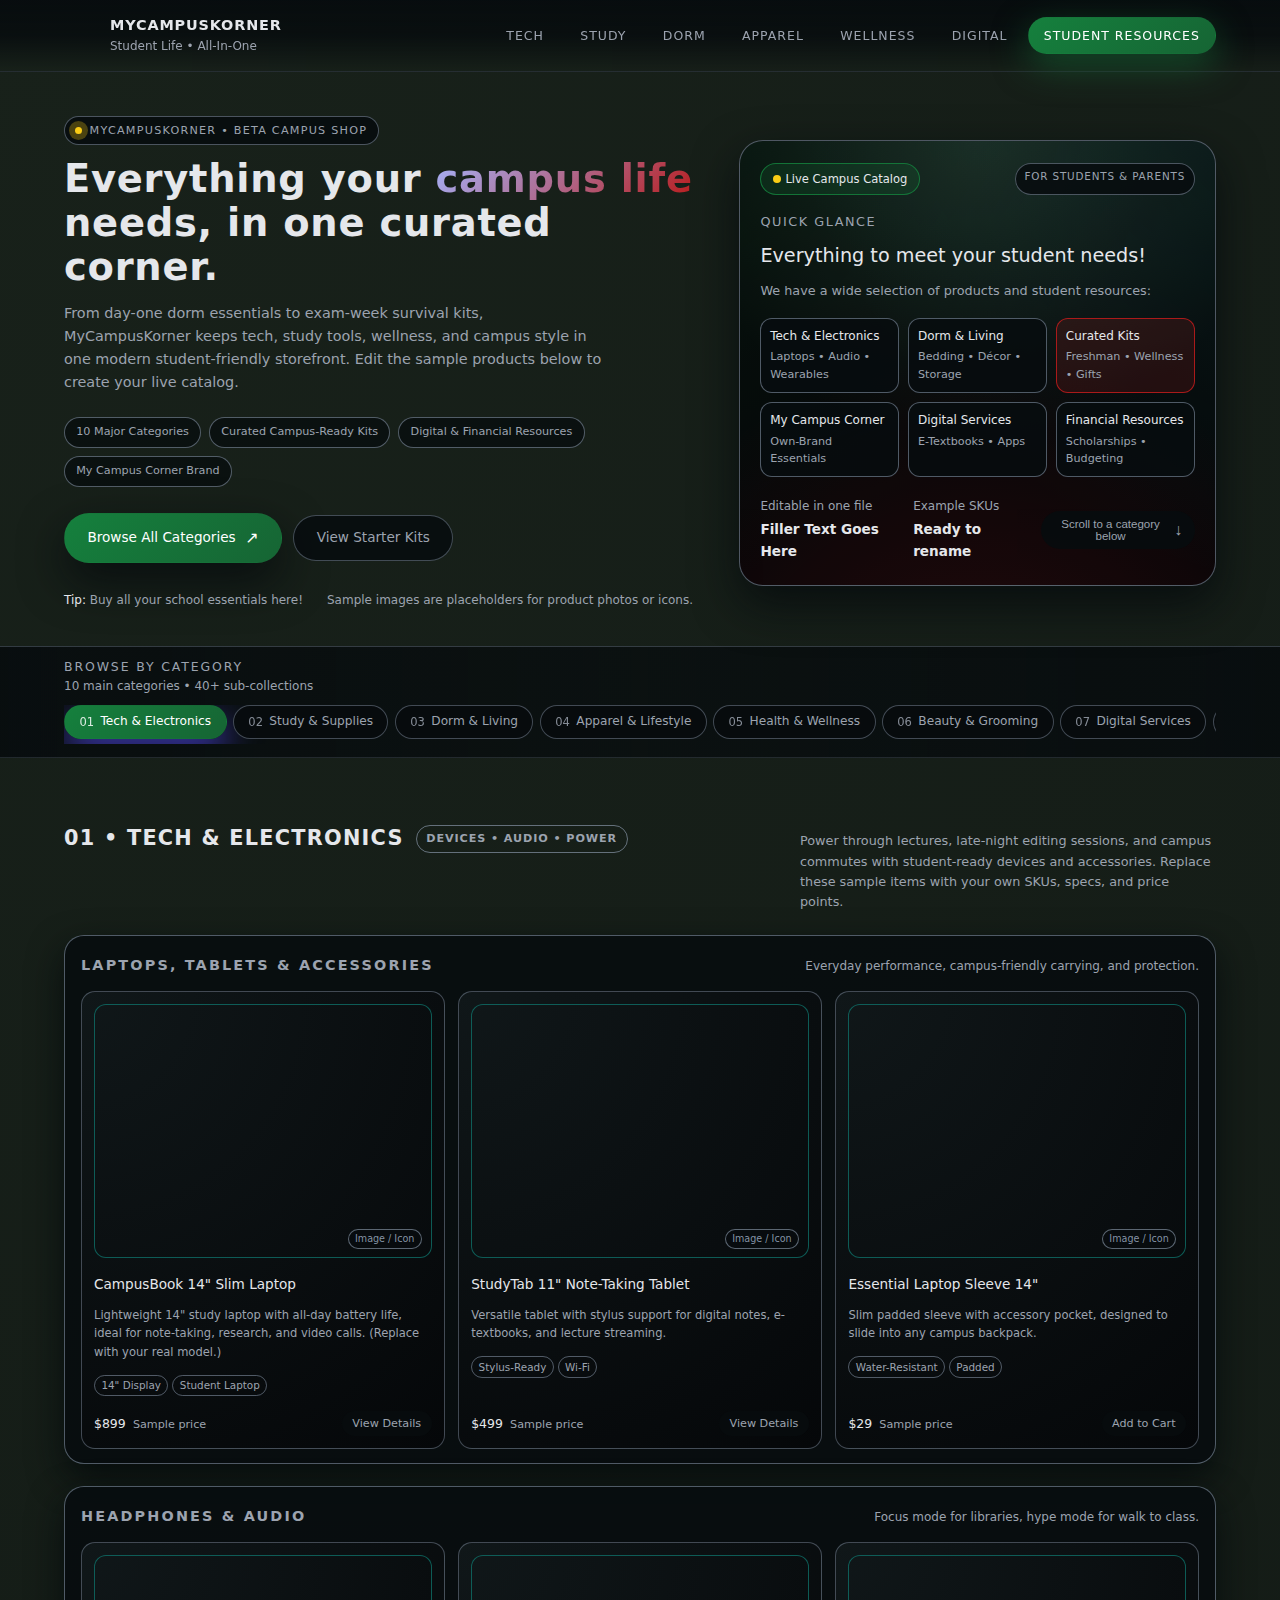
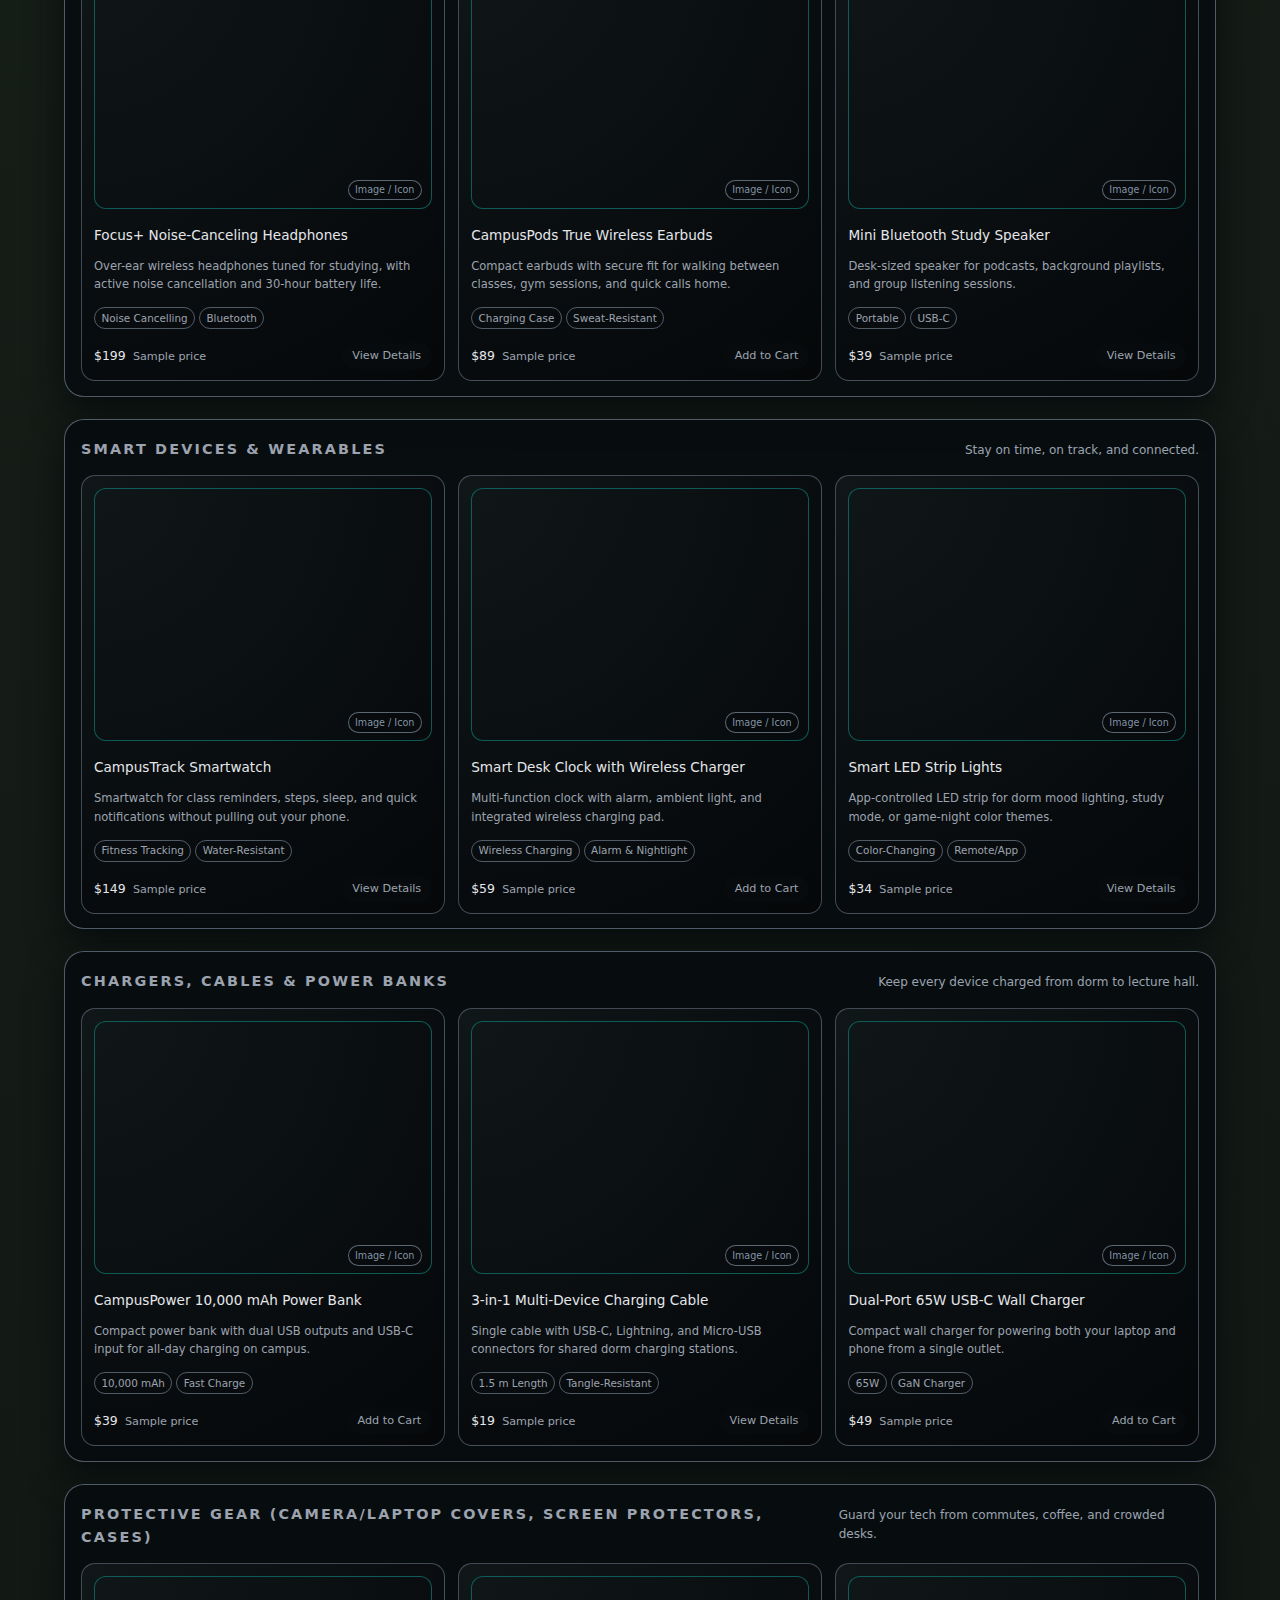
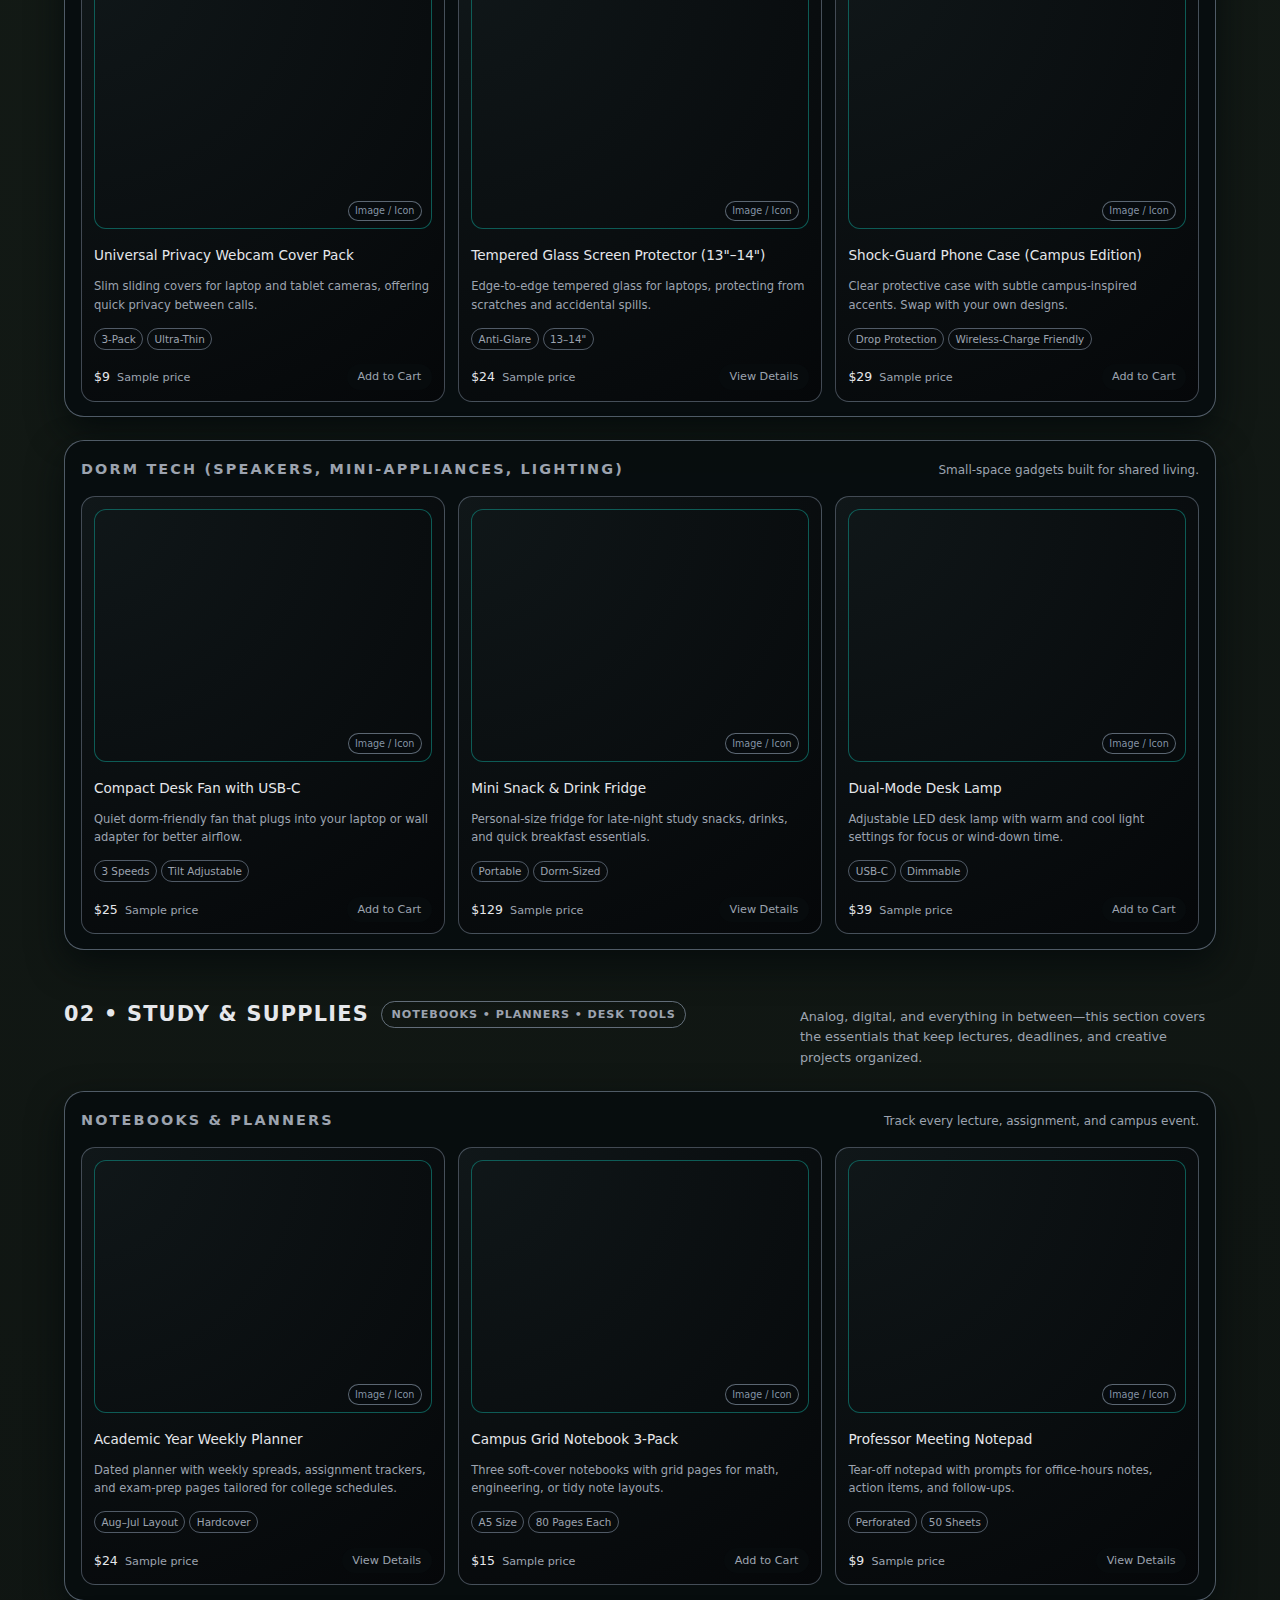
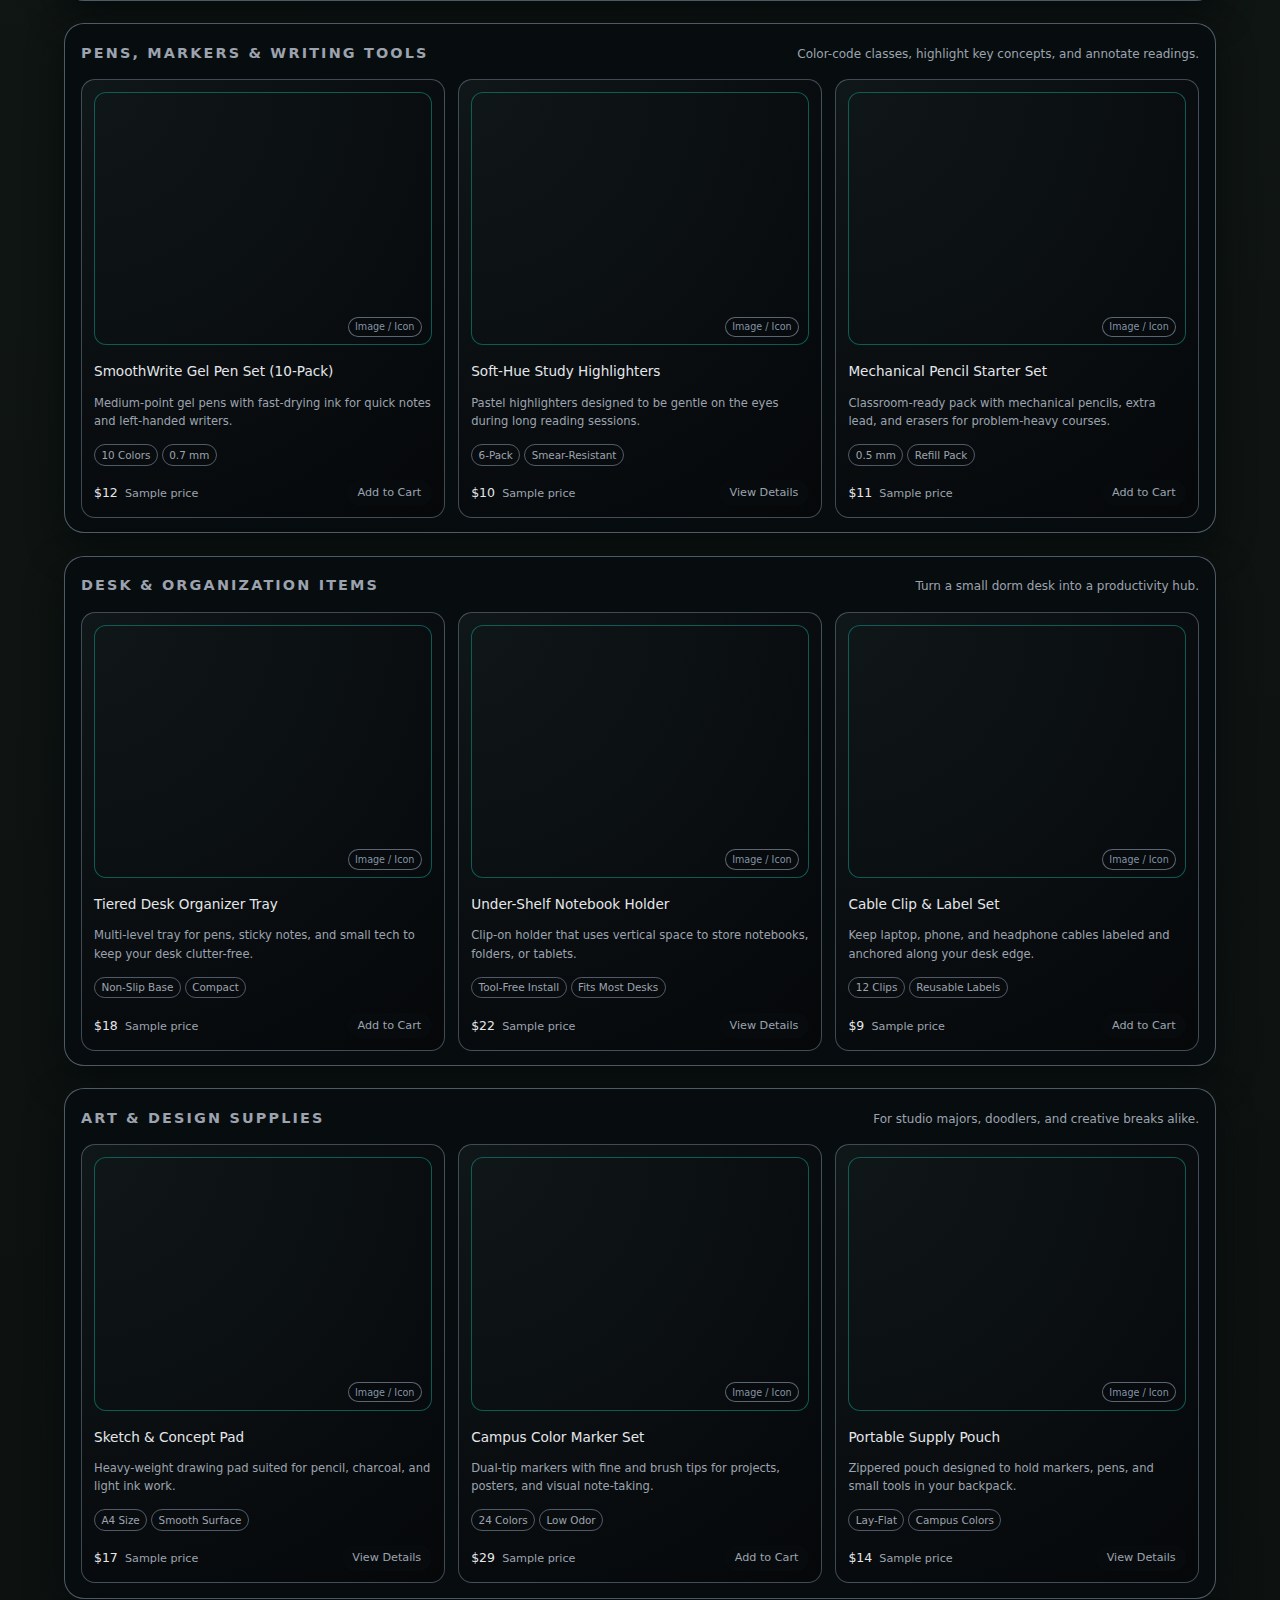
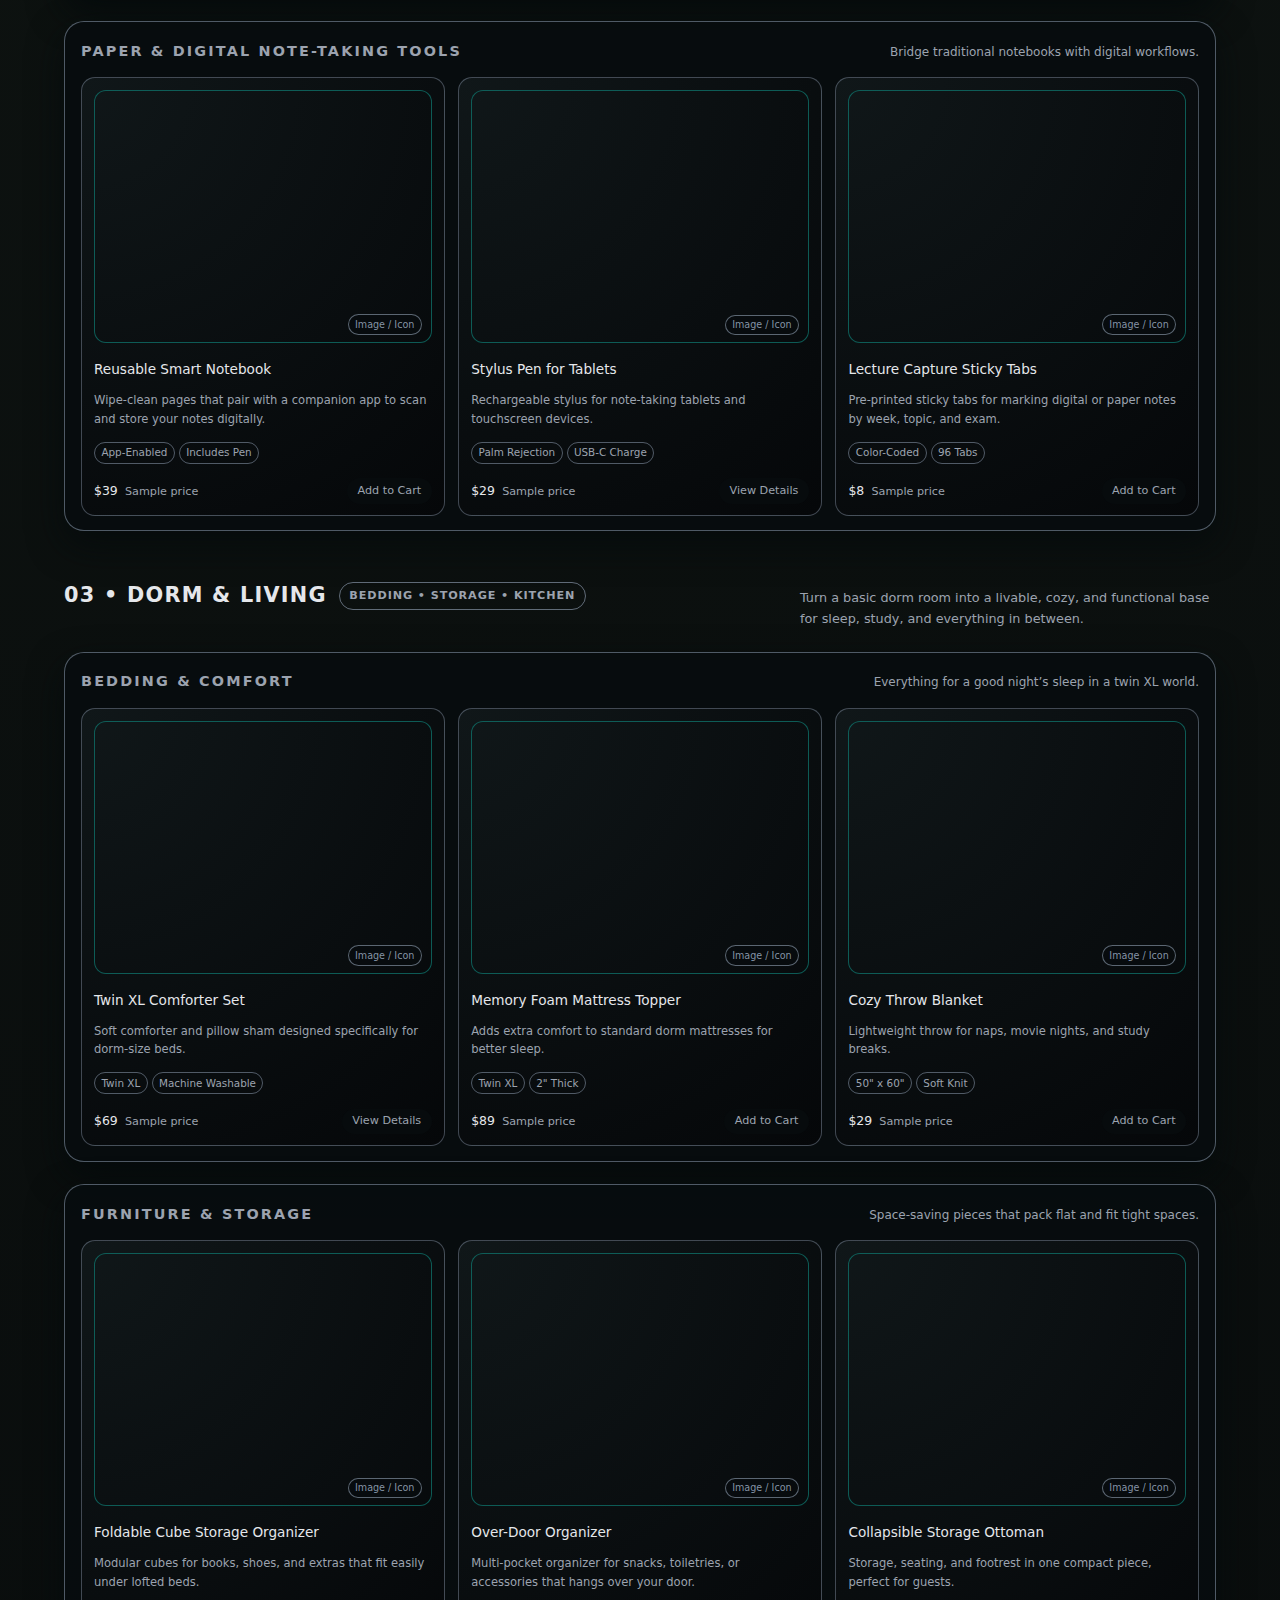
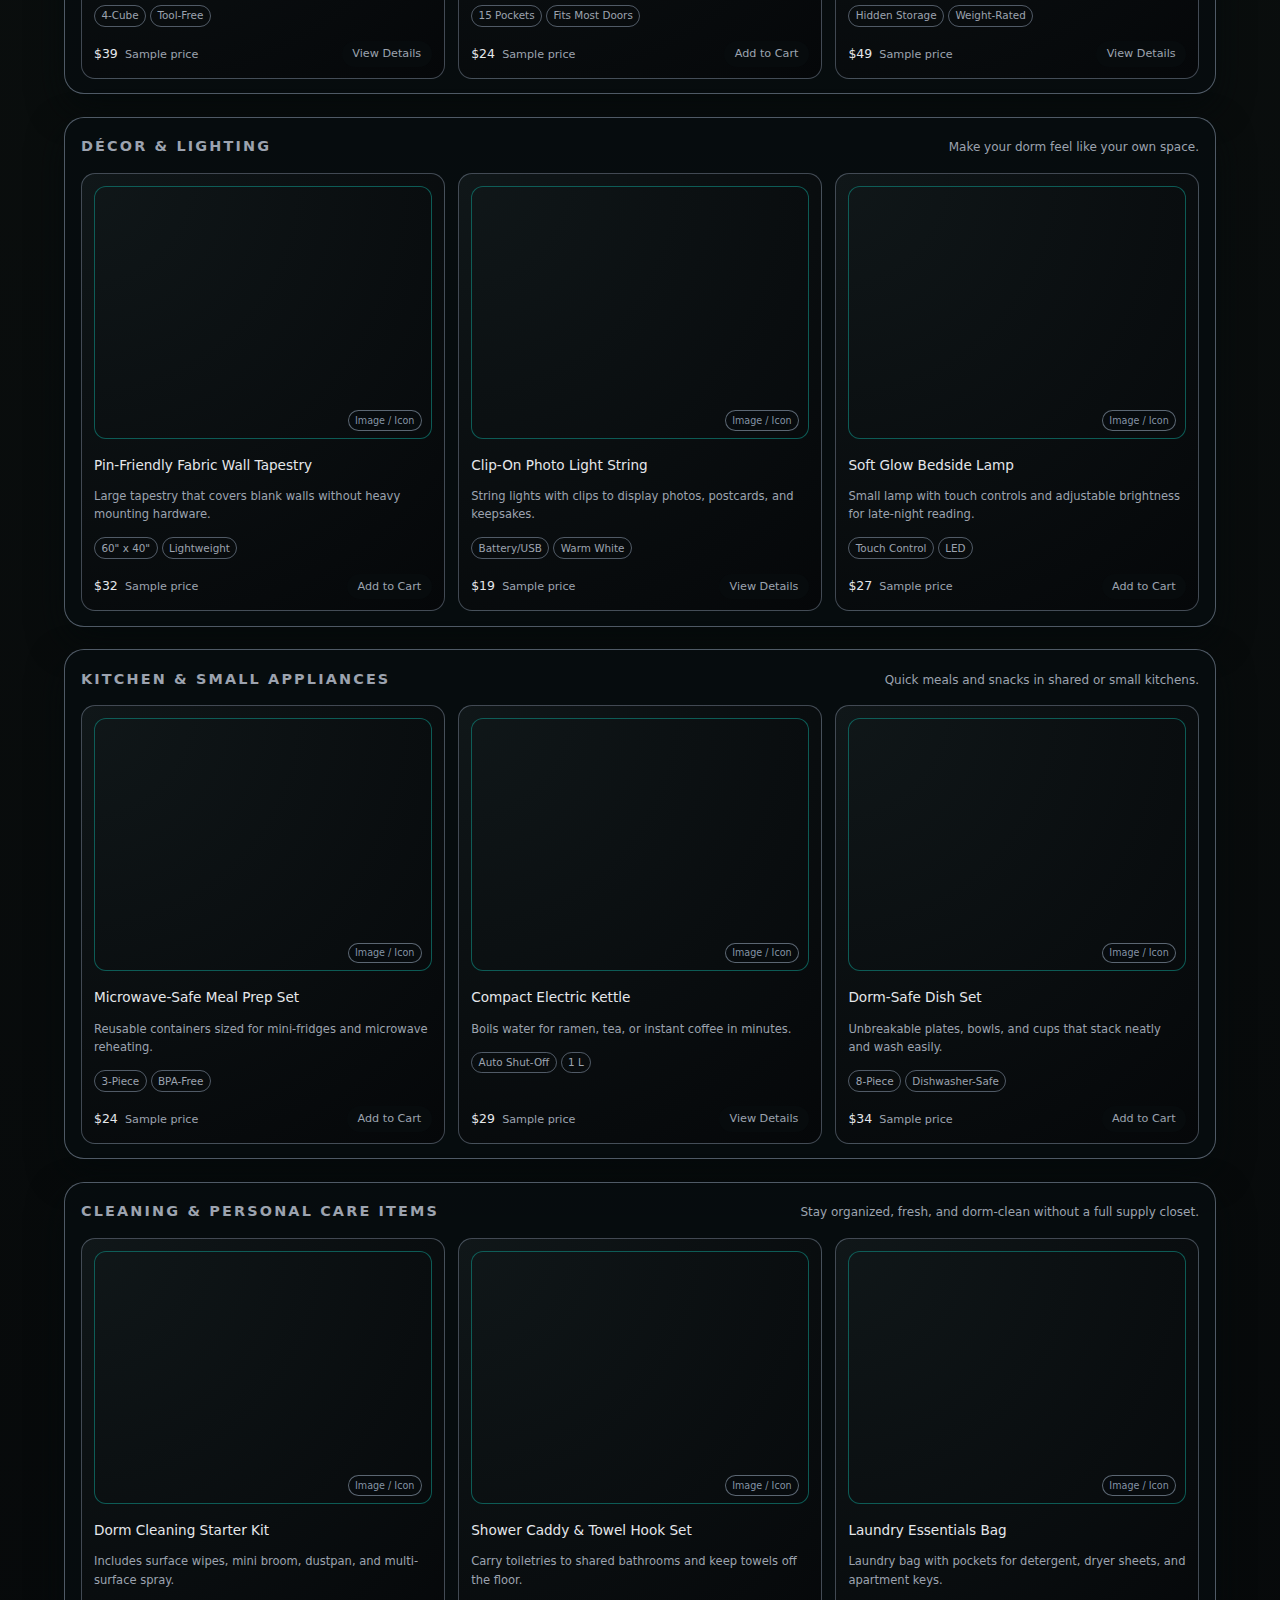
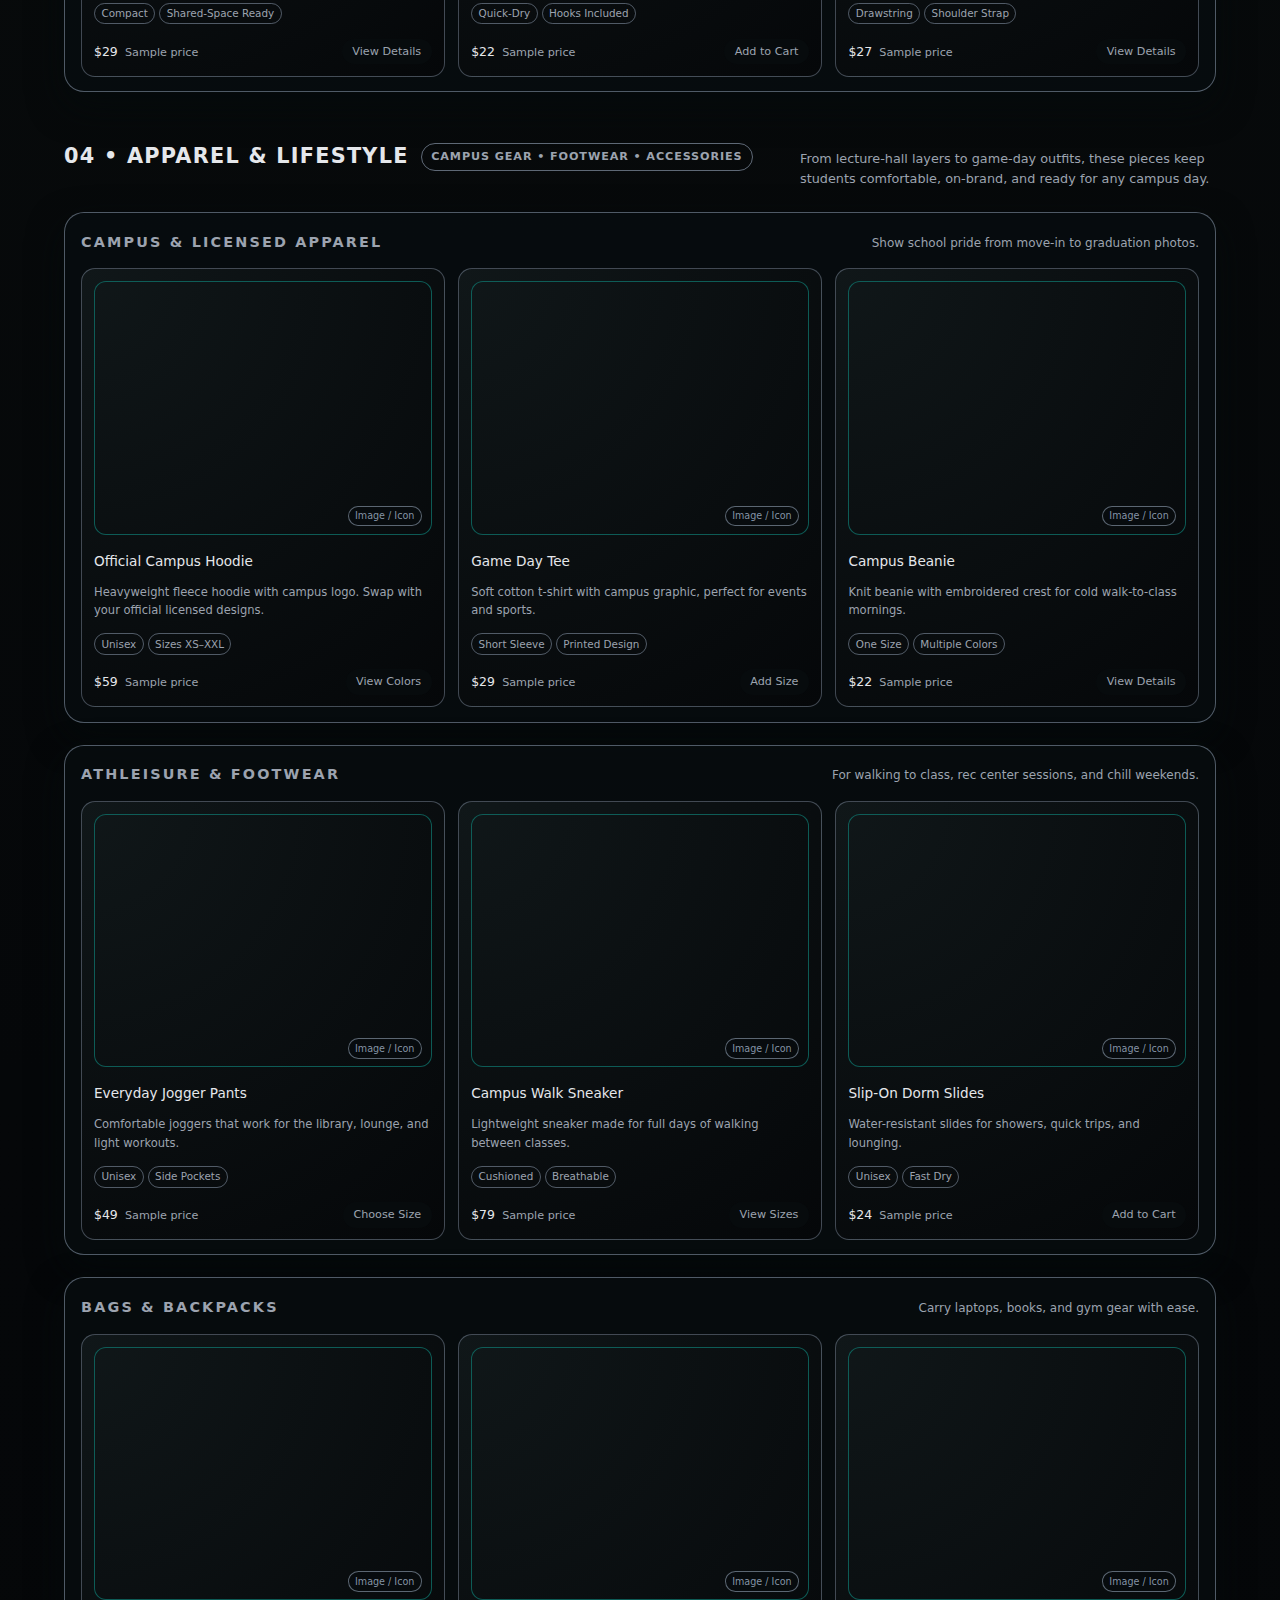
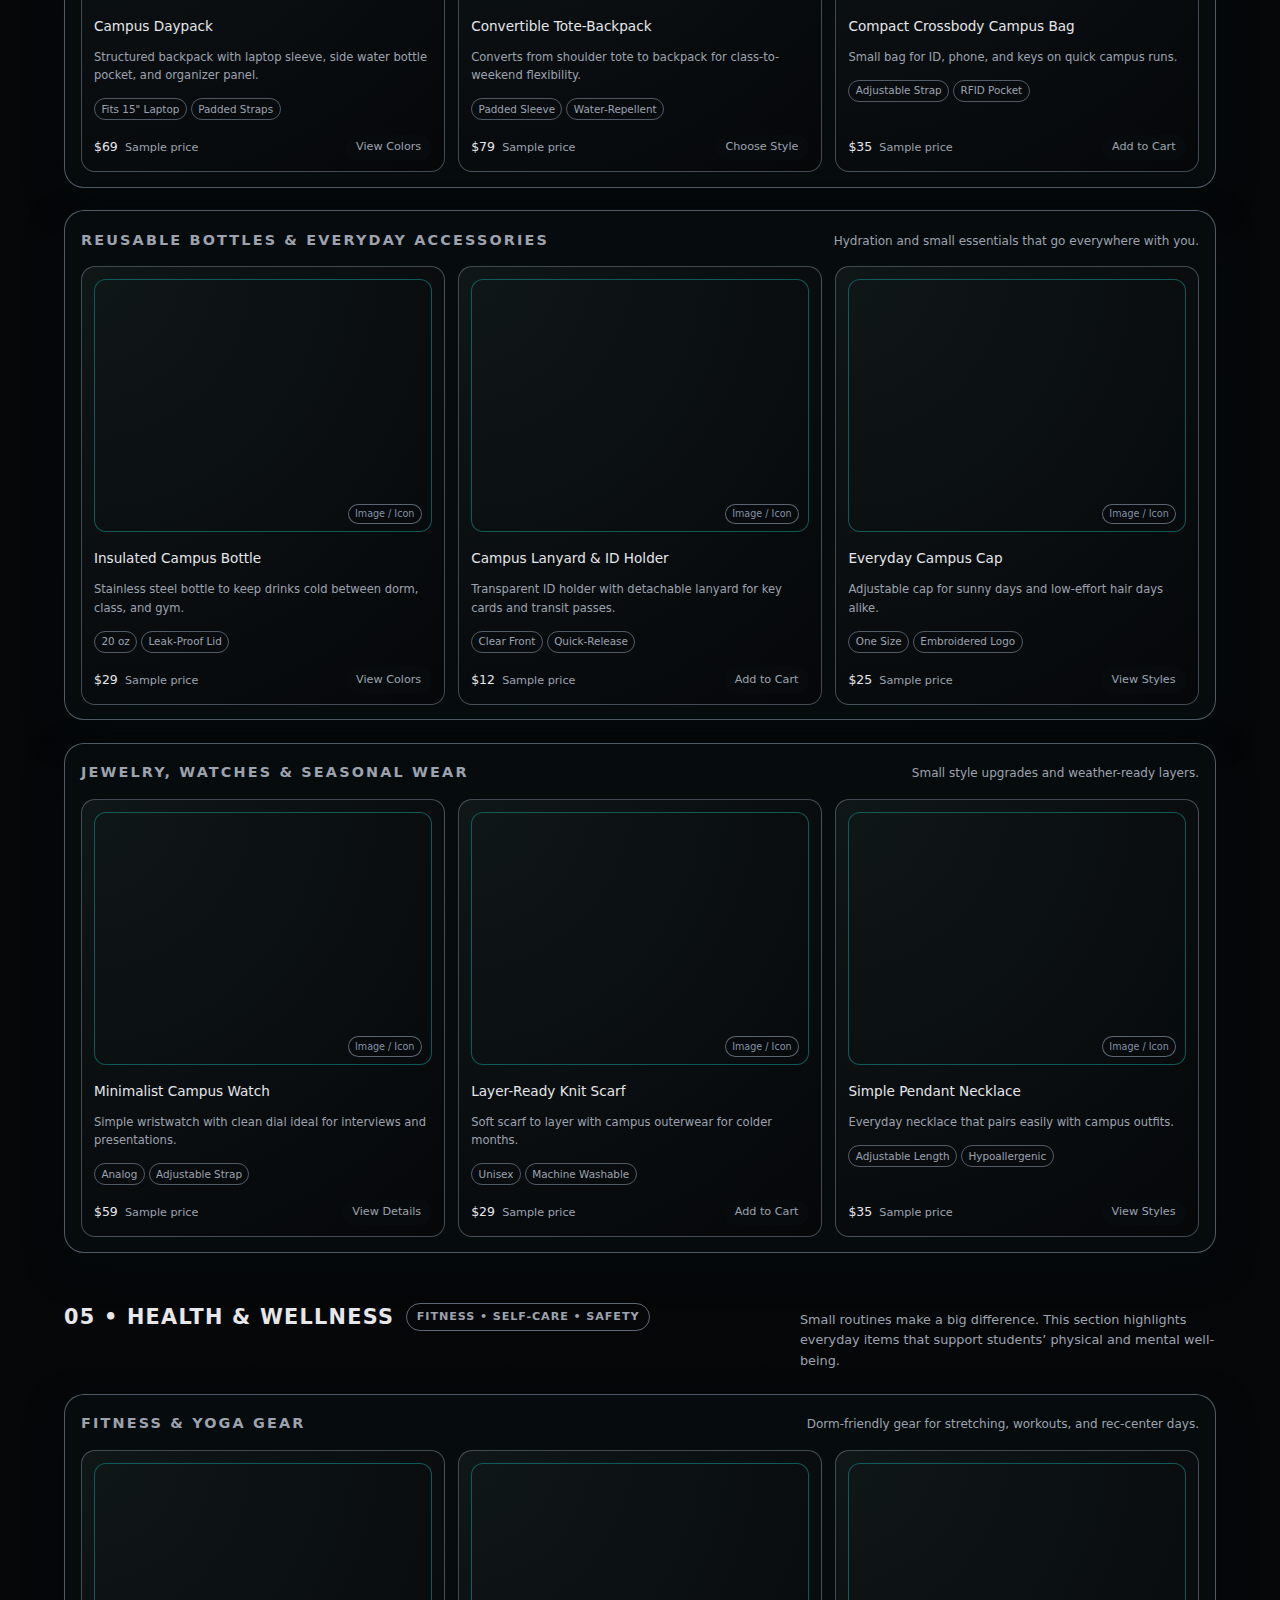
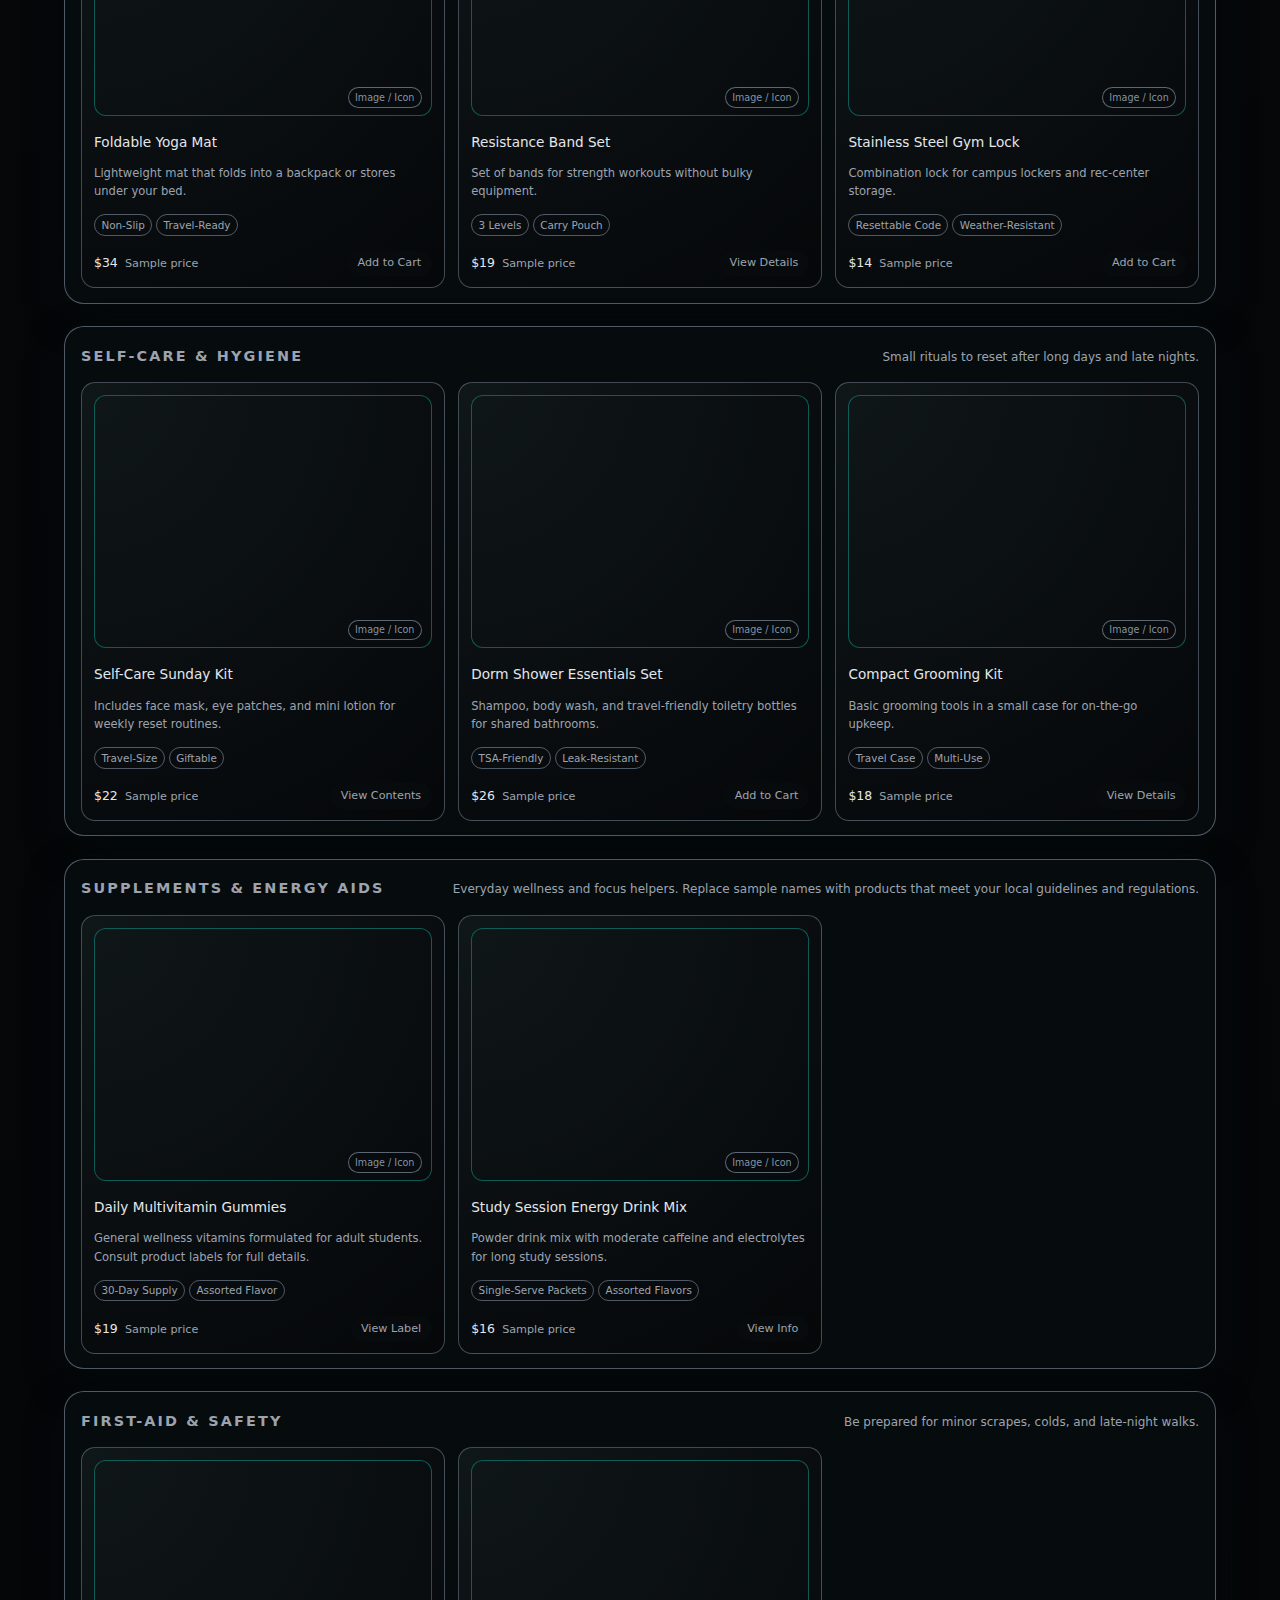
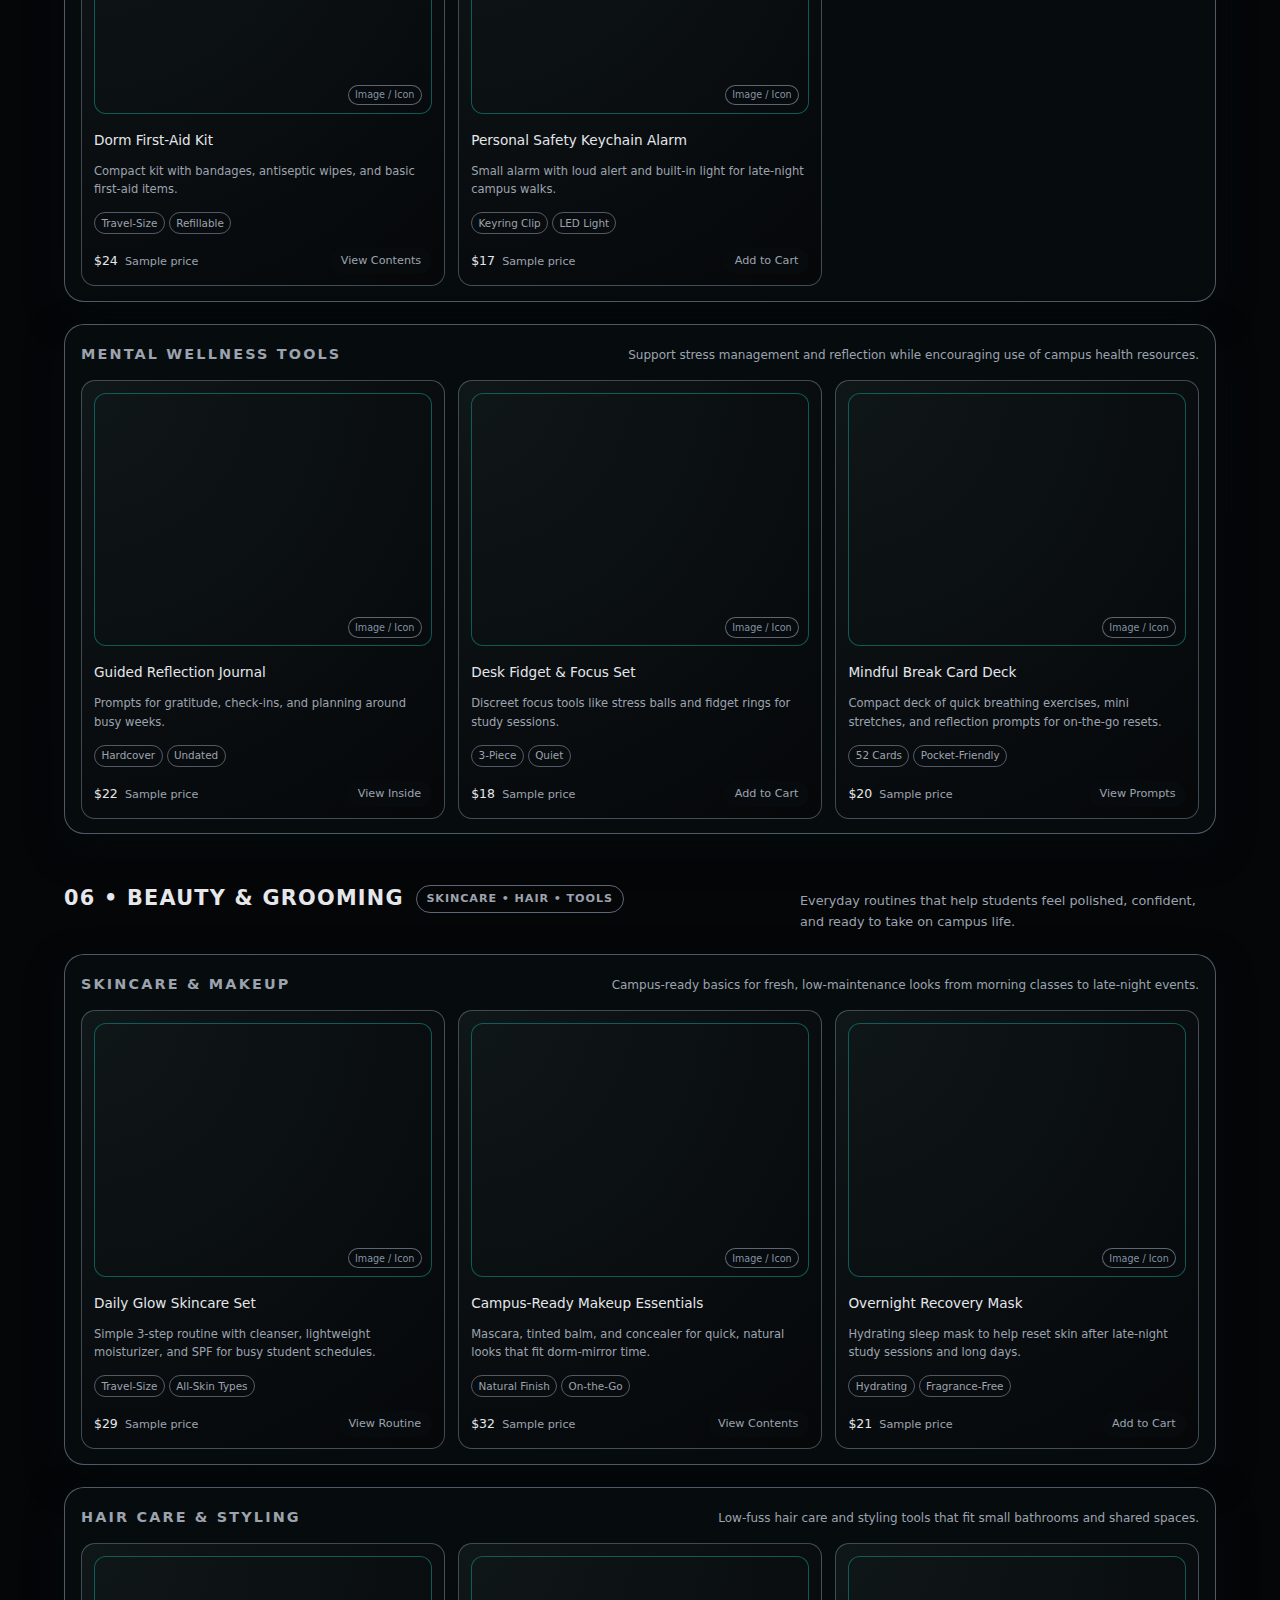
<file: green.html>
<!DOCTYPE html>
<html lang="en">
<head>
  <meta charset="UTF-8" />
  <title>MyCampusKorner | Student Life Marketplace</title>
  <meta name="viewport" content="width=device-width, initial-scale=1" />
  <style>
   
  
  
  

   :root {
  /* ===== THEME TOKENS: BOOKSTORE / ACADEMIA RESKIN ===== */

  /* 
    Palette notes:
    - Primary accent is now a deep “book cover” green.
    - Secondary accent is a rich academic / graduation red.
    - Warm gold used subtly for “success / highlight” moments.
    - Backgrounds lean charcoal + very deep green instead of blue/indigo.
  */

  /* Core surfaces */
  --bg: #05070b;                        /* legacy base bg (fallback) – deep ink */
  --bg-elevated: #0b1114;               /* elevated surfaces – dark charcoal green */
  --bg-soft: #101719;                   /* soft panels & cards – muted greenish charcoal */

  /* Page & section backgrounds (subtle library gradient) */
  --page-bg-start: #18211a;             /* body gradient start – deep olive green */
  --page-bg-mid: #050709;               /* body gradient middle – neutral charcoal */
  --page-bg-end: #020304;               /* body gradient end – near-black */

  --hero-card-bg-top: #1a2420;          /* hero card top – dark study-room green */
  --hero-card-bg-bottom: #050608;       /* hero card bottom – blackish neutral */

  --product-image-bg-top: #1a2420;      /* product image top – matches hero */
  --product-image-bg-bottom: #050608;   /* product image bottom */

  /* Accent palette */
  --accent: #15803d;                    /* primary: deep book green */
  --accent-soft: rgba(21, 128, 61, 0.18);
  --accent-strong: #166534;             /* stronger emerald/forest green */

  --accent-alt: #facc15;                /* secondary: scholastic gold (badges, highlights) */
  --accent-warm: #b91c1c;               /* academic red (robes, seals, warnings) */
  --accent-soft-warm: rgba(185, 28, 28, 0.16);

  /* Text */
  --text: #e5e7eb;                      /* primary text – stays light for contrast */
  --text-soft: #9ca3af;                 /* muted text */

  /* Borders (slightly warmer, less “techy”) */
  --border-subtle: rgba(148, 163, 184, 0.30); 
  --border-soft: rgba(148, 163, 184, 0.22);   
  --border-strong: rgba(148, 163, 184, 0.52); 
  --border-stronger: rgba(148, 163, 184, 0.62);
  --border-tag: rgba(148, 163, 184, 0.38);
  --border-light: rgba(148, 163, 184, 0.18);
  --border-medium: rgba(148, 163, 184, 0.42);
  --border-heavy: rgba(148, 163, 184, 0.48);

  /* Academic-tinted special borders */
  --border-warm-strong: rgba(185, 28, 28, 0.9);       /* red accent border */
  --border-indigo-strong: rgba(21, 128, 61, 0.85);    /* repurposed: strong green border */
  --border-indigo-stronger: rgba(22, 101, 52, 0.95);  /* even stronger green */
  --border-blue-strong: rgba(15, 118, 110, 0.75);     /* teal-ish option if needed */

  /* Dark overlays (shifted from navy to charcoal/green) */
  --overlay-96: rgba(7, 12, 14, 0.96);  /* header top */
  --overlay-84: rgba(7, 12, 14, 0.84);  /* header mid */
  --overlay-90: rgba(7, 12, 14, 0.90);  /* strong panel / pills */
  --overlay-95: rgba(7, 12, 14, 0.95);  /* subtle panel */
  --overlay-85: rgba(7, 12, 14, 0.85);  /* controls */
  --overlay-75: rgba(7, 12, 14, 0.75);  /* category strip mid */
  --overlay-65: rgba(7, 12, 14, 0.65);
  --overlay-60: rgba(7, 12, 14, 0.60);
  --overlay-100: #050708;               /* solid fallback */

  /* Glows / special tints (now green + red + gold) */
  --glow-online: rgba(250, 204, 21, 0.28);  /* gold halo instead of neon green */
  --glow-hero-indigo: rgba(21, 128, 61, 0.23);  /* main hero glow: book green */
  --glow-hero-sky: rgba(45, 212, 191, 0.18);    /* teal glow – subtle modern touch */
  --glow-hero-warm: rgba(185, 28, 28, 0.25);    /* academic red glow */

  --glow-product-hover: rgba(21, 128, 61, 0.16);

  /* Shadows (kept similar, slightly warmer) */
  --shadow-soft: 0 18px 45px rgba(5, 10, 12, 0.8);
  --shadow-subtle: 0 12px 32px rgba(5, 10, 12, 0.65);
  --shadow-primary: 0 12px 35px rgba(22, 101, 52, 0.65);
  --shadow-primary-strong: 0 18px 45px rgba(20, 83, 45, 0.8);
  --shadow-nav-link: 0 9px 22px rgba(5, 10, 12, 0.6);
  --shadow-nav-pill: 0 11px 28px rgba(5, 10, 12, 0.9);
  --shadow-product-hover: 0 20px 45px rgba(5, 10, 12, 0.95);
  --shadow-subcat: 0 14px 35px rgba(5, 10, 12, 0.85);
  --shadow-btn-ghost-hover: 0 16px 40px rgba(5, 10, 12, 0.85);

  /* Compound gradients (rebuilt on the new colors) */
  --gradient-page: radial-gradient(
    circle at top left,
    var(--page-bg-start) 0,
    var(--page-bg-mid) 40%,
    var(--page-bg-end) 100%
  );

  --gradient-header: linear-gradient(
    to bottom,
    var(--overlay-96),
    var(--overlay-84),
    transparent
  );

  --gradient-category-nav: linear-gradient(
    to right,
    var(--overlay-90),
    var(--overlay-75),
    var(--overlay-90)
  );

  --gradient-hero-card: radial-gradient(
    circle at top,
    var(--hero-card-bg-top) 0,
    var(--hero-card-bg-bottom) 60%
  );

  --gradient-product-image: radial-gradient(
    circle at top,
    var(--product-image-bg-top),
    var(--product-image-bg-bottom)
  );

  --gradient-footer: radial-gradient(
    circle at top,
    var(--page-bg-mid),
    var(--page-bg-end)
  );

  /* Hero card overlay layer:
     - left: green glow
     - right: teal glow
     - bottom: academic red glow
  */
  --hero-card-overlay-layer:
    radial-gradient(
      circle at 0 0,
      var(--glow-hero-indigo),
      transparent 55%
    ),
    radial-gradient(
      circle at 100% 0,
      var(--glow-hero-sky),
      transparent 55%
    ),
    radial-gradient(
      circle at 50% 100%,
      var(--glow-hero-warm),
      transparent 45%
    );

  /* Radii / transitions / layout (unchanged) */
  --radius-lg: 20px;
  --radius-md: 14px;
  --radius-pill: 999px;
  --transition-fast: 180ms ease-out;
  --transition-med: 220ms ease-out;
  --nav-h: 72px;
  --section-max-w: 1200px;
}

/* Global reset (kept as you had it) */
* {
  box-sizing: border-box;
  margin: 0;
  padding: 0;
}
  
  
  
  


    body {
      font-family: system-ui, -apple-system, BlinkMacSystemFont, "SF Pro Text",
        "Segoe UI", sans-serif;
      background: var(--gradient-page);
      color: var(--text);
      line-height: 1.6;
      -webkit-font-smoothing: antialiased;
      scroll-behavior: smooth;
    }

    a {
      color: inherit;
      text-decoration: none;
    }

    img {
      max-width: 100%;
      display: block;
    }

    /* Layout Shell */

    .page-shell {
      min-height: 100vh;
      color: var(--text);
    }

    .content-width {
      max-width: var(--section-max-w);
      margin: 0 auto;
      padding: 0 1.5rem;
    }

    header {
      position: sticky;
      top: 0;
      z-index: 50;
      backdrop-filter: blur(28px);
      background: var(--gradient-header);
      border-bottom: 1px solid var(--border-soft);
      height: var(--nav-h);
    }

    .nav-bar {
      max-width: var(--section-max-w);
      margin: 0 auto;
      height: 100%;
      display: flex;
      align-items: center;
      justify-content: space-between;
      gap: 1.5rem;
      padding: 0 1.5rem;
    }

    .logo-lockup {
      display: flex;
      align-items: center;
      gap: 0.75rem;
    }

    /* NEW: logo uses local image logo.png */
    .logo-mark {
      width: 34px;
      height: 34px;
      border-radius: 0;
      background-image: url("https://raw.githubusercontent.com/ivl-ad/campus/refs/heads/main/logo1.png");
      background-size: contain;
      background-repeat: no-repeat;
      background-position: left center;
      position: relative;
      overflow: visible;
      box-shadow: none;
    }

    .logo-mark::after {
      content: none;
    }

    .logo-initials {
      display: none;
    }

    .logo-text-main {
      font-weight: 700;
      letter-spacing: 0.06em;
      text-transform: uppercase;
      font-size: 0.9rem;
    }

    .logo-text-sub {
      font-size: 0.75rem;
      color: var(--text-soft);
    }

    .nav-links {
      display: flex;
      align-items: center;
      gap: 0.25rem;
    }

    .nav-link {
      padding: 0.5rem 0.95rem;
      border-radius: 999px;
      font-size: 0.78rem;
      text-transform: uppercase;
      letter-spacing: 0.08em;
      border: 1px solid transparent;
      color: var(--text-soft);
      cursor: pointer;
      background: transparent;
      transition:
        background var(--transition-fast),
        color var(--transition-fast),
        border-color var(--transition-fast),
        transform var(--transition-fast),
        box-shadow var(--transition-fast);
      white-space: nowrap;
    }

    .nav-link:hover {
      background: var(--overlay-90);
      border-color: var(--border-medium);
      color: var(--text);
      transform: translateY(-1px);
      box-shadow: var(--shadow-nav-link);
    }

    .nav-link--primary {
      background: linear-gradient(135deg, var(--accent), var(--accent-strong));
      color: #ffffff;
      border-color: transparent;
      box-shadow: var(--shadow-primary);
    }

    .nav-link--primary:hover {
      transform: translateY(-1px) translateX(0.5px) scale(1.01);
      box-shadow: var(--shadow-primary-strong);
    }

    .nav-slim-cta {
      display: none;
    }

    /* Hero */

    .hero {
      padding: 2.75rem 0 2.25rem;
    }

    .hero-grid {
      display: grid;
      grid-template-columns: minmax(0, 1.35fr) minmax(0, 1fr);
      gap: 2rem;
      align-items: center;
    }

    .eyebrow {
      display: inline-flex;
      align-items: center;
      gap: 0.45rem;
      padding: 0.28rem 0.65rem;
      border-radius: 999px;
      background: var(--overlay-90);
      border: 1px solid var(--border-heavy);
      color: var(--text-soft);
      font-size: 0.7rem;
      text-transform: uppercase;
      letter-spacing: 0.11em;
      margin-bottom: 0.75rem;
    }

    .eyebrow-dot {
      width: 7px;
      height: 7px;
      border-radius: 50%;
      background: var(--accent-alt);
      box-shadow: 0 0 0 6px var(--glow-online);
    }

    .hero-title {
      font-size: clamp(2.15rem, 3vw, 2.8rem);
      line-height: 1.15;
      letter-spacing: 0.02em;
      margin-bottom: 0.8rem;
    }

    .hero-title span.gradient {
      background: linear-gradient(135deg, #a5b4fc, var(--accent-warm));
      -webkit-background-clip: text;
      color: transparent;
    }

    .hero-subtitle {
      color: var(--text-soft);
      font-size: 0.9rem;
      max-width: 34rem;
      margin-bottom: 1.4rem;
    }

    .hero-chips {
      display: flex;
      flex-wrap: wrap;
      gap: 0.5rem;
      margin-bottom: 1.6rem;
    }

    .hero-chip {
      font-size: 0.7rem;
      padding: 0.35rem 0.7rem;
      border-radius: 999px;
      border: 1px solid var(--border-strong);
      color: var(--text-soft);
      background: var(--overlay-75);
    }

    .hero-actions {
      display: flex;
      flex-wrap: wrap;
      gap: 0.7rem;
      align-items: center;
      margin-bottom: 1.75rem;
    }

    .btn {
      border-radius: var(--radius-pill);
      padding: 0.7rem 1.4rem;
      border: 1px solid transparent;
      font-size: 0.85rem;
      font-weight: 500;
      cursor: pointer;
      display: inline-flex;
      align-items: center;
      gap: 0.6rem;
      transition:
        background var(--transition-med),
        border-color var(--transition-med),
        transform var(--transition-med),
        box-shadow var(--transition-med),
        color var(--transition-med);
    }

    .btn-primary {
      background: linear-gradient(135deg, var(--accent), var(--accent-strong));
      color: #ffffff;
      box-shadow: var(--shadow-soft);
    }

    .btn-primary:hover {
      transform: translateY(-1px) scale(1.01);
      box-shadow: 0 22px 55px rgba(79, 70, 229, 0.85);
    }

    .btn-ghost {
      background: var(--overlay-90);
      border-color: var(--border-medium);
      color: var(--text-soft);
    }

    .btn-ghost:hover {
      background: var(--overlay-100);
      border-color: var(--border-stronger);
      color: var(--text);
      transform: translateY(-1px);
      box-shadow: var(--shadow-btn-ghost-hover);
    }

    .btn-icon {
      font-size: 1rem;
    }

    .hero-footnote {
      font-size: 0.75rem;
      color: var(--text-soft);
      display: flex;
      flex-wrap: wrap;
      gap: 1.5rem;
    }

    .hero-footnote strong {
      color: var(--text);
      font-weight: 500;
    }

    /* Hero right side */

    .hero-card {
      border-radius: 24px;
      padding: 1.4rem 1.25rem;
      background: var(--gradient-hero-card);
      border: 1px solid var(--border-strong);
      box-shadow: var(--shadow-soft);
      position: relative;
      overflow: hidden;
    }

    .hero-card::before {
      content: "";
      position: absolute;
      inset: -40%;
      background: var(--hero-card-overlay-layer);
      opacity: 0.8;
      pointer-events: none;
    }

    .hero-card-inner {
      position: relative;
      z-index: 1;
    }

    .pill-row {
      display: flex;
      justify-content: space-between;
      gap: 0.5rem;
      margin-bottom: 1.1rem;
      font-size: 0.72rem;
    }

    .pill {
      padding: 0.35rem 0.7rem;
      border-radius: 999px;
      background: var(--overlay-85);
      border: 1px solid var(--border-heavy);
      display: inline-flex;
      align-items: center;
      gap: 0.3rem;
      color: var(--text-soft);
    }

    .pill-accent {
      background: var(--accent-soft);
      border-color: var(--border-indigo-strong);
      color: var(--text);
    }

    .pill-dot {
      width: 8px;
      height: 8px;
      border-radius: 999px;
      background: var(--accent-alt);
    }

    .pill-badge {
      font-size: 0.65rem;
      padding: 0.25rem 0.55rem;
      border-radius: 999px;
      border: 1px solid var(--border-heavy);
      background: var(--overlay-85);
      color: var(--text-soft);
      text-transform: uppercase;
      letter-spacing: 0.08em;
    }

    .mini-title {
      font-size: 0.8rem;
      letter-spacing: 0.12em;
      text-transform: uppercase;
      color: var(--text-soft);
      margin-bottom: 0.5rem;
    }

    .hero-card-heading {
      font-size: 1.2rem;
      margin-bottom: 0.6rem;
    }

    .hero-card-sub {
      font-size: 0.8rem;
      color: var(--text-soft);
      margin-bottom: 1rem;
    }

    .category-strip {
      display: grid;
      grid-template-columns: repeat(3, minmax(0, 1fr));
      gap: 0.55rem;
      margin-bottom: 1.25rem;
    }

    .category-pill {
      padding: 0.5rem 0.55rem;
      border-radius: 12px;
      background: var(--overlay-90);
      border: 1px solid var(--border-strong);
      font-size: 0.75rem;
      display: flex;
      flex-direction: column;
      gap: 0.15rem;
    }

    .category-pill span.label {
      color: var(--text);
    }

    .category-pill span.meta {
      font-size: 0.7rem;
      color: var(--text-soft);
    }

    .category-pill--highlight {
      background: var(--accent-soft-warm);
      border-color: var(--border-warm-strong);
    }

    .hero-card-footer {
      display: flex;
      justify-content: space-between;
      align-items: center;
      gap: 0.75rem;
      font-size: 0.75rem;
    }

    .hero-card-stat {
      display: flex;
      flex-direction: column;
      gap: 0.15rem;
      color: var(--text-soft);
    }

    .hero-card-stat strong {
      font-size: 0.85rem;
      color: var(--text);
    }

    .hero-card-cta {
      padding: 0.45rem 0.8rem;
      border-radius: 999px;
      border: 1px dashed var(--border-dashed-strong);
      font-size: 0.72rem;
      display: inline-flex;
      align-items: center;
      gap: 0.4rem;
      background: var(--overlay-90);
      color: var(--text-soft);
    }

    /* Category Navigation */

    .category-nav-shell {
      border-top: 1px solid var(--border-subtle);
      border-bottom: 1px solid var(--border-light);
      margin-bottom: 2rem;
      background: var(--gradient-category-nav);
    }

    .category-nav {
      max-width: var(--section-max-w);
      margin: 0 auto;
      padding: 0.65rem 1.5rem 0.8rem;
      display: flex;
      flex-direction: column;
      gap: 0.55rem;
    }

    .category-nav-top {
      display: flex;
      align-items: center;
      justify-content: space-between;
      gap: 0.75rem;
    }

    .category-nav-label {
      font-size: 0.78rem;
      text-transform: uppercase;
      letter-spacing: 0.15em;
      color: var(--text-soft);
    }

    .category-nav-count {
      font-size: 0.75rem;
      color: var(--text-soft);
    }

    .category-pill-row {
      display: flex;
      gap: 0.4rem;
      overflow-x: auto;
      padding-bottom: 0.35rem;
      scrollbar-width: thin;
      scrollbar-color: var(--border-medium) transparent;
    }

    .category-pill-row::-webkit-scrollbar {
      height: 4px;
    }

    .category-pill-row::-webkit-scrollbar-track {
      background: transparent;
    }

    .category-pill-row::-webkit-scrollbar-thumb {
      background: var(--border-medium);
      border-radius: 999px;
    }

    .cat-nav-pill {
      flex: 0 0 auto;
      border-radius: 999px;
      border: 1px solid var(--border-medium);
      padding: 0.38rem 0.9rem;
      font-size: 0.76rem;
      display: inline-flex;
      align-items: center;
      gap: 0.4rem;
      color: var(--text-soft);
      background: var(--overlay-95);
      transition:
        background var(--transition-fast),
        color var(--transition-fast),
        border-color var(--transition-fast),
        transform var(--transition-fast),
        box-shadow var(--transition-fast);
      cursor: pointer;
      white-space: nowrap;
    }

    .cat-nav-pill span.index {
      font-size: 0.72rem;
      opacity: 0.85;
    }

    .cat-nav-pill:hover {
      background: var(--overlay-100);
      border-color: var(--border-indigo-stronger);
      color: var(--text);
      transform: translateY(-1px);
      box-shadow: var(--shadow-nav-pill);
    }

    .cat-nav-pill--primary {
      background: linear-gradient(135deg, var(--accent), var(--accent-strong));
      color: #ffffff;
      border-color: transparent;
      box-shadow: 0 14px 35px rgba(79, 70, 229, 0.75);
    }

    /* Sections and Product Grid */

    main {
      padding-bottom: 3rem;
    }

    section.category-section {
      padding: 2rem 0 1rem;
      scroll-margin-top: calc(var(--nav-h) + 60px);
    }

    .section-header {
      margin-bottom: 1.1rem;
      display: flex;
      flex-wrap: wrap;
      justify-content: space-between;
      gap: 0.75rem;
      align-items: baseline;
    }

    .section-title {
      font-size: 1.3rem;
      letter-spacing: 0.06em;
      text-transform: uppercase;
      display: flex;
      align-items: center;
      gap: 0.75rem;
    }

    .section-title-badge {
      font-size: 0.7rem;
      padding: 0.25rem 0.6rem;
      border-radius: 999px;
      border: 1px solid var(--border-stronger);
      color: var(--text-soft);
      text-transform: uppercase;
      letter-spacing: 0.08em;
    }

    .section-kicker {
      font-size: 0.8rem;
      color: var(--text-soft);
      max-width: 26rem;
    }

    .section-tag-row {
      display: flex;
      flex-wrap: wrap;
      gap: 0.5rem;
      margin-top: 0.4rem;
    }

    .tag {
      padding: 0.2rem 0.6rem;
      border-radius: 999px;
      border: 1px solid var(--border-tag);
      font-size: 0.7rem;
      color: var(--text-soft);
    }

    .subcat-block {
      margin-top: 1.4rem;
      padding: 1.1rem 1rem 0.9rem;
      border-radius: var(--radius-lg);
      background: var(--overlay-90);
      border: 1px solid var(--border-strong);
      box-shadow: var(--shadow-subcat);
    }

    .subcat-header {
      display: flex;
      justify-content: space-between;
      align-items: baseline;
      gap: 0.75rem;
      margin-bottom: 0.9rem;
    }

    .subcat-title {
      font-size: 0.9rem;
      text-transform: uppercase;
      letter-spacing: 0.15em;
      color: var(--text-soft);
    }

    .subcat-label {
      font-size: 0.75rem;
      color: var(--text-soft);
    }

    .product-grid {
      display: grid;
      grid-template-columns: repeat(3, minmax(0, 1fr));
      gap: 0.85rem;
    }

    .product-card {
      border-radius: var(--radius-md);
      background: radial-gradient(circle at top left, var(--bg-soft), var(--page-bg-mid));
      border: 1px solid var(--border-medium);
      padding: 0.75rem 0.75rem 0.7rem;
      display: flex;
      flex-direction: column;
      gap: 0.5rem;
      position: relative;
      overflow: hidden;
      transition:
        transform var(--transition-med),
        box-shadow var(--transition-med),
        border-color var(--transition-med),
        background var(--transition-med);
    }

    .product-card::before {
      content: "";
      position: absolute;
      inset: -40%;
      background: radial-gradient(circle at 0 0, var(--glow-product-hover), transparent 55%);
      opacity: 0;
      transition: opacity var(--transition-fast);
      pointer-events: none;
    }

    .product-card:hover {
      transform: translateY(-3px);
      box-shadow: var(--shadow-product-hover);
      border-color: var(--border-indigo-stronger);
      background: radial-gradient(circle at top left, var(--page-bg-mid), var(--page-bg-mid));
    }

    .product-card:hover::before {
      opacity: 1;
    }

    .product-image {
      aspect-ratio: 4 / 3;
      border-radius: 12px;
      background: var(--gradient-product-image);
      border: 1px solid var(--border-blue-strong);
      margin-bottom: 0.5rem;
      position: relative;
      overflow: hidden;
      display: flex;
      align-items: center;
      justify-content: center;
      font-size: 0.75rem;
      color: rgba(148, 163, 184, 0.9);
    }

    .product-image::after {
      content: "Image / Icon";
      position: absolute;
      bottom: 0.45rem;
      right: 0.55rem;
      padding: 0.1rem 0.4rem;
      border-radius: 999px;
      border: 1px solid rgba(148, 163, 184, 0.6);
      font-size: 0.6rem;
      background: var(--overlay-85);
    }

    .product-title {
      font-size: 0.85rem;
      font-weight: 500;
      margin-bottom: 0.15rem;
    }

    .product-meta {
      font-size: 0.72rem;
      color: var(--text-soft);
      margin-bottom: 0.35rem;
    }

    .product-tags {
      display: flex;
      flex-wrap: wrap;
      gap: 0.25rem;
      margin-bottom: 0.4rem;
    }

    .product-tag {
      padding: 0.1rem 0.4rem;
      border-radius: 999px;
      border: 1px solid var(--border-strong);
      font-size: 0.65rem;
      color: var(--text-soft);
    }

    .product-footer {
      display: flex;
      justify-content: space-between;
      align-items: center;
      font-size: 0.78rem;
      margin-top: auto;
    }

    .product-price {
      font-weight: 500;
    }

    .product-price span {
      color: var(--text-soft);
      font-size: 0.7rem;
      margin-left: 0.2rem;
    }

    .product-cta {
      font-size: 0.7rem;
      padding: 0.24rem 0.65rem;
      border-radius: 999px;
      border: 1px solid var(--border-dashed-strong);
      background: var(--overlay-95);
      color: var(--text-soft);
    }

    /* Footer */

    footer {
      border-top: 1px solid rgba(148, 163, 184, 0.3);
      padding: 1.5rem 0 2rem;
      background: var(--gradient-footer);
    }

    .footer-inner {
      max-width: var(--section-max-w);
      margin: 0 auto;
      padding: 0 1.5rem;
      display: flex;
      flex-wrap: wrap;
      justify-content: space-between;
      gap: 1.25rem;
      font-size: 0.75rem;
      color: var(--text-soft);
    }

    .footer-meta {
      display: flex;
      flex-wrap: wrap;
      gap: 0.75rem;
    }

    .footer-meta span {
      opacity: 0.85;
    }

    .footer-links {
      display: flex;
      flex-wrap: wrap;
      gap: 0.75rem;
    }

    .footer-links a {
      opacity: 0.85;
    }

    /* Responsive */

    @media (max-width: 960px) {
      .hero-grid {
        grid-template-columns: minmax(0, 1fr);
      }
      .hero-card {
        max-width: 420px;
        margin-inline: auto;
      }
      .product-grid {
        grid-template-columns: repeat(2, minmax(0, 1fr));
      }
    }

    @media (max-width: 768px) {
      header {
        height: auto;
      }
      .nav-bar {
        padding-block: 0.6rem;
      }
      .nav-links {
        display: none;
      }
      .nav-slim-cta {
        display: inline-flex;
      }
      .hero {
        padding-top: 1.7rem;
      }
      .category-nav {
        padding-inline: 1rem;
      }
      .section-header {
        flex-direction: column;
        align-items: flex-start;
      }
    }

    @media (max-width: 640px) {
      .product-grid {
        grid-template-columns: minmax(0, 1fr);
      }
      .subcat-block {
        padding-inline: 0.85rem;
      }
      .hero-actions {
        flex-direction: column;
        align-items: stretch;
      }
      .btn {
        justify-content: center;
      }
    }
  </style>
  
  
  
<script>
document.addEventListener("DOMContentLoaded", function () {

  const pills = document.querySelectorAll(".category-pill");
  const scrollBtn = document.getElementById("heroScrollBtn");

  let activeTarget = "curated-kits";

  // SAFETY CHECK
  if (!pills.length) {
    console.error("No category pills found.");
    return;
  }

  if (!scrollBtn) {
    console.error("Scroll button not found.");
    return;
  }

  // ACTIVATE PILLS
  pills.forEach(pill => {

    pill.style.cursor = "pointer";
    pill.style.pointerEvents = "auto";

    pill.addEventListener("click", function () {

      const targetId = this.dataset.target;
      if (!targetId) return;

      // Remove previous highlight
      pills.forEach(p => p.classList.remove("category-pill--highlight"));

      // Highlight clicked
      this.classList.add("category-pill--highlight");

      // Set as active
      activeTarget = targetId;

      console.log("Selected:", activeTarget);
    });
  });

  // CTA BUTTON — SCROLL ONLY WHEN CLICKED
  scrollBtn.addEventListener("click", function () {

    const section = document.getElementById(activeTarget);

    if (!section) {
      console.error("Missing section with ID:", activeTarget);
      return;
    }

    const headerOffset = 90;
    const y = section.getBoundingClientRect().top + window.scrollY - headerOffset;

    window.scrollTo({
      top: y,
      behavior: "smooth"
    });
  });

});
</script>


  <script>
  window.addEventListener('DOMContentLoaded', function () {
    document.querySelectorAll('.product-image').forEach(function (img) {
      img.style.background = `url("https://picsum.photos/200/300?rand=${Math.random()}") center / cover no-repeat`;
    });
  });
</script>
  
  
  
</head>
<body>
  <div class="page-shell">
    <header>
      <div class="nav-bar">
        <div class="logo-lockup">
          <div class="logo-mark">
            <div class="logo-initials">MCK</div>
          </div>
          <div>
            <div class="logo-text-main">MyCampusKorner</div>
            <div class="logo-text-sub">Student Life • All-In-One</div>
          </div>
        </div>

        <nav class="nav-links">
          <a href="#tech-electronics" class="nav-link">Tech</a>
          <a href="#study-supplies" class="nav-link">Study</a>
          <a href="#dorm-living" class="nav-link">Dorm</a>
          <a href="#apparel-lifestyle" class="nav-link">Apparel</a>
          <a href="#health-wellness" class="nav-link">Wellness</a>
          <a href="#digital-services" class="nav-link">Digital</a>
          <a href="#financial-resources" class="nav-link nav-link--primary">
            Student Resources
          </a>
        </nav>

        <a href="#tech-electronics" class="nav-link nav-slim-cta nav-link--primary">
          Shop Categories
        </a>
      </div>
    </header>

    <main>
      <!-- HERO -->
      <section class="hero">
        <div class="content-width hero-grid">
          <div>
            <div class="eyebrow">
              <span class="eyebrow-dot"></span>
              MyCampusKorner • Beta Campus Shop
            </div>
            <h1 class="hero-title">
              Everything your <span class="gradient">campus life</span> needs, in one curated corner.
            </h1>
            <p class="hero-subtitle">
              From day-one dorm essentials to exam-week survival kits, MyCampusKorner
              keeps tech, study tools, wellness, and campus style in one modern
              student-friendly storefront. Edit the sample products below to create
              your live catalog.
            </p>
            <div class="hero-chips">
              <div class="hero-chip">10 Major Categories</div>
              <div class="hero-chip">Curated Campus-Ready Kits</div>
              <div class="hero-chip">Digital & Financial Resources</div>
              <div class="hero-chip">My Campus Corner Brand</div>
            </div>
            <div class="hero-actions">
              <a href="#tech-electronics" class="btn btn-primary">
                Browse All Categories
                <span class="btn-icon">↗</span>
              </a>
              <a href="#curated-kits" class="btn btn-ghost">
                View Starter Kits
              </a>
            </div>
            <div class="hero-footnote">
              <span><strong>Tip:</strong> Buy all your school essentials here!</span>
              <span>Sample images are placeholders for product photos or icons.</span>
            </div>
          </div>

        
		
	<!-- HERO RIGHT CARD (STATEFUL CATEGORY SELECTOR) -->
<aside class="hero-card" aria-label="MyCampusKorner summary">
  <div class="hero-card-inner">

    <div class="pill-row">
      <div class="pill pill-accent">
        <span class="pill-dot"></span>
        Live Campus Catalog
      </div>
      <span class="pill-badge">For Students &amp; Parents</span>
    </div>

    <div class="mini-title">Quick Glance</div>

     <div class="hero-card-heading">
      Everything to meet your student needs!
    </div>

    <p class="hero-card-sub">
      We have a wide selection of products and student resources:
    </p>

    <div class="category-strip" data-quick-nav>

      <div class="category-pill" data-target="tech-electronics">
        <span class="label">Tech &amp; Electronics</span>
        <span class="meta">Laptops • Audio • Wearables</span>
      </div>

      <div class="category-pill" data-target="dorm-living">
        <span class="label">Dorm &amp; Living</span>
        <span class="meta">Bedding • Décor • Storage</span>
      </div>

      <div class="category-pill category-pill--highlight" data-target="curated-kits">
        <span class="label">Curated Kits</span>
        <span class="meta">Freshman • Wellness • Gifts</span>
      </div>

      <div class="category-pill" data-target="my-campus-corner">
        <span class="label">My Campus Corner</span>
        <span class="meta">Own-Brand Essentials</span>
      </div>

      <div class="category-pill" data-target="digital-services">
        <span class="label">Digital Services</span>
        <span class="meta">E-Textbooks • Apps</span>
      </div>

      <div class="category-pill" data-target="financial-resources">
        <span class="label">Financial Resources</span>
        <span class="meta">Scholarships • Budgeting</span>
      </div>

    </div>

    <div class="hero-card-footer">
      <div class="hero-card-stat">
        <span>Editable in one file</span>
        <strong>Filler Text Goes Here</strong>
      </div>

      <div class="hero-card-stat">
        <span>Example SKUs</span>
        <strong>Ready to rename</strong>
      </div>

      <button class="hero-card-cta" id="heroScrollBtn" type="button">
        <span>Scroll to a category below</span>
        <span class="btn-icon">↓</span>
      </button>
    </div>

  </div>
</aside>


		
		
		
		
        </div>
      </section>

      <!-- CATEGORY NAV -->
      <div class="category-nav-shell">
        <div class="category-nav">
          <div class="category-nav-top">
            <div>
              <div class="category-nav-label">Browse by Category</div>
              <div class="category-nav-count">10 main categories • 40+ sub-collections</div>
            </div>
          </div>
          <div class="category-pill-row">
            <a href="#tech-electronics" class="cat-nav-pill cat-nav-pill--primary">
              <span class="index">01</span> Tech &amp; Electronics
            </a>
            <a href="#study-supplies" class="cat-nav-pill">
              <span class="index">02</span> Study &amp; Supplies
            </a>
            <a href="#dorm-living" class="cat-nav-pill">
              <span class="index">03</span> Dorm &amp; Living
            </a>
            <a href="#apparel-lifestyle" class="cat-nav-pill">
              <span class="index">04</span> Apparel &amp; Lifestyle
            </a>
            <a href="#health-wellness" class="cat-nav-pill">
              <span class="index">05</span> Health &amp; Wellness
            </a>
            <a href="#beauty-grooming" class="cat-nav-pill">
              <span class="index">06</span> Beauty &amp; Grooming
            </a>
            <a href="#digital-services" class="cat-nav-pill">
              <span class="index">07</span> Digital Services
            </a>
            <a href="#curated-kits" class="cat-nav-pill">
              <span class="index">08</span> Curated Kits
            </a>
            <a href="#my-campus-corner" class="cat-nav-pill">
              <span class="index">09</span> My Campus Corner Brand
            </a>
            <a href="#financial-resources" class="cat-nav-pill">
              <span class="index">10</span> Financial &amp; Student Resources
            </a>
          </div>
        </div>
      </div>

      <!-- 1. TECH & ELECTRONICS -->
      <section id="tech-electronics" class="category-section">
        <div class="content-width">
          <div class="section-header">
            <h2 class="section-title">
              01 • Tech &amp; Electronics
              <span class="section-title-badge">Devices • Audio • Power</span>
            </h2>
            <div class="section-kicker">
              Power through lectures, late-night editing sessions, and campus commutes
              with student-ready devices and accessories. Replace these sample items
              with your own SKUs, specs, and price points.
            </div>
          </div>

          <!-- Laptops, Tablets & Accessories -->
          <div class="subcat-block">
            <div class="subcat-header">
              <h3 class="subcat-title">Laptops, Tablets &amp; Accessories</h3>
              <p class="subcat-label">Everyday performance, campus-friendly carrying, and protection.</p>
            </div>
            <div class="product-grid">
              <article class="product-card">
                <div class="product-image"></div>
                <h4 class="product-title">CampusBook 14" Slim Laptop</h4>
                <p class="product-meta">
                  Lightweight 14" study laptop with all-day battery life, ideal for note-taking,
                  research, and video calls. (Replace with your real model.)
                </p>
                <div class="product-tags">
                  <span class="product-tag">14" Display</span>
                  <span class="product-tag">Student Laptop</span>
                </div>
                <div class="product-footer">
                  <div class="product-price">$899 <span>Sample price</span></div>
                  <div class="product-cta">View Details</div>
                </div>
              </article>
              <article class="product-card">
                <div class="product-image"></div>
                <h4 class="product-title">StudyTab 11" Note-Taking Tablet</h4>
                <p class="product-meta">
                  Versatile tablet with stylus support for digital notes, e-textbooks,
                  and lecture streaming.
                </p>
                <div class="product-tags">
                  <span class="product-tag">Stylus-Ready</span>
                  <span class="product-tag">Wi-Fi</span>
                </div>
                <div class="product-footer">
                  <div class="product-price">$499 <span>Sample price</span></div>
                  <div class="product-cta">View Details</div>
                </div>
              </article>
              <article class="product-card">
                <div class="product-image"></div>
                <h4 class="product-title">Essential Laptop Sleeve 14"</h4>
                <p class="product-meta">
                  Slim padded sleeve with accessory pocket, designed to slide into any campus backpack.
                </p>
                <div class="product-tags">
                  <span class="product-tag">Water-Resistant</span>
                  <span class="product-tag">Padded</span>
                </div>
                <div class="product-footer">
                  <div class="product-price">$29 <span>Sample price</span></div>
                  <div class="product-cta">Add to Cart</div>
                </div>
              </article>
            </div>
          </div>

          <!-- Headphones & Audio -->
          <div class="subcat-block">
            <div class="subcat-header">
              <h3 class="subcat-title">Headphones &amp; Audio</h3>
              <p class="subcat-label">Focus mode for libraries, hype mode for walk to class.</p>
            </div>
            <div class="product-grid">
              <article class="product-card">
                <div class="product-image"></div>
                <h4 class="product-title">Focus+ Noise-Canceling Headphones</h4>
                <p class="product-meta">
                  Over-ear wireless headphones tuned for studying, with active noise
                  cancellation and 30-hour battery life.
                </p>
                <div class="product-tags">
                  <span class="product-tag">Noise Cancelling</span>
                  <span class="product-tag">Bluetooth</span>
                </div>
                <div class="product-footer">
                  <div class="product-price">$199 <span>Sample price</span></div>
                  <div class="product-cta">View Details</div>
                </div>
              </article>
              <article class="product-card">
                <div class="product-image"></div>
                <h4 class="product-title">CampusPods True Wireless Earbuds</h4>
                <p class="product-meta">
                  Compact earbuds with secure fit for walking between classes,
                  gym sessions, and quick calls home.
                </p>
                <div class="product-tags">
                  <span class="product-tag">Charging Case</span>
                  <span class="product-tag">Sweat-Resistant</span>
                </div>
                <div class="product-footer">
                  <div class="product-price">$89 <span>Sample price</span></div>
                  <div class="product-cta">Add to Cart</div>
                </div>
              </article>
              <article class="product-card">
                <div class="product-image"></div>
                <h4 class="product-title">Mini Bluetooth Study Speaker</h4>
                <p class="product-meta">
                  Desk-sized speaker for podcasts, background playlists, and group
                  listening sessions.
                </p>
                <div class="product-tags">
                  <span class="product-tag">Portable</span>
                  <span class="product-tag">USB-C</span>
                </div>
                <div class="product-footer">
                  <div class="product-price">$39 <span>Sample price</span></div>
                  <div class="product-cta">View Details</div>
                </div>
              </article>
            </div>
          </div>

          <!-- Smart Devices & Wearables -->
          <div class="subcat-block">
            <div class="subcat-header">
              <h3 class="subcat-title">Smart Devices &amp; Wearables</h3>
              <p class="subcat-label">Stay on time, on track, and connected.</p>
            </div>
            <div class="product-grid">
              <article class="product-card">
                <div class="product-image"></div>
                <h4 class="product-title">CampusTrack Smartwatch</h4>
                <p class="product-meta">
                  Smartwatch for class reminders, steps, sleep, and quick notifications
                  without pulling out your phone.
                </p>
                <div class="product-tags">
                  <span class="product-tag">Fitness Tracking</span>
                  <span class="product-tag">Water-Resistant</span>
                </div>
                <div class="product-footer">
                  <div class="product-price">$149 <span>Sample price</span></div>
                  <div class="product-cta">View Details</div>
                </div>
              </article>
              <article class="product-card">
                <div class="product-image"></div>
                <h4 class="product-title">Smart Desk Clock with Wireless Charger</h4>
                <p class="product-meta">
                  Multi-function clock with alarm, ambient light, and integrated
                  wireless charging pad.
                </p>
                <div class="product-tags">
                  <span class="product-tag">Wireless Charging</span>
                  <span class="product-tag">Alarm &amp; Nightlight</span>
                </div>
                <div class="product-footer">
                  <div class="product-price">$59 <span>Sample price</span></div>
                  <div class="product-cta">Add to Cart</div>
                </div>
              </article>
              <article class="product-card">
                <div class="product-image"></div>
                <h4 class="product-title">Smart LED Strip Lights</h4>
                <p class="product-meta">
                  App-controlled LED strip for dorm mood lighting, study mode, or
                  game-night color themes.
                </p>
                <div class="product-tags">
                  <span class="product-tag">Color-Changing</span>
                  <span class="product-tag">Remote/App</span>
                </div>
                <div class="product-footer">
                  <div class="product-price">$34 <span>Sample price</span></div>
                  <div class="product-cta">View Details</div>
                </div>
              </article>
            </div>
          </div>

          <!-- Chargers, Cables & Power Banks -->
          <div class="subcat-block">
            <div class="subcat-header">
              <h3 class="subcat-title">Chargers, Cables &amp; Power Banks</h3>
              <p class="subcat-label">Keep every device charged from dorm to lecture hall.</p>
            </div>
            <div class="product-grid">
              <article class="product-card">
                <div class="product-image"></div>
                <h4 class="product-title">CampusPower 10,000 mAh Power Bank</h4>
                <p class="product-meta">
                  Compact power bank with dual USB outputs and USB-C input for all-day
                  charging on campus.
                </p>
                <div class="product-tags">
                  <span class="product-tag">10,000 mAh</span>
                  <span class="product-tag">Fast Charge</span>
                </div>
                <div class="product-footer">
                  <div class="product-price">$39 <span>Sample price</span></div>
                  <div class="product-cta">Add to Cart</div>
                </div>
              </article>
              <article class="product-card">
                <div class="product-image"></div>
                <h4 class="product-title">3-in-1 Multi-Device Charging Cable</h4>
                <p class="product-meta">
                  Single cable with USB-C, Lightning, and Micro-USB connectors for shared
                  dorm charging stations.
                </p>
                <div class="product-tags">
                  <span class="product-tag">1.5 m Length</span>
                  <span class="product-tag">Tangle-Resistant</span>
                </div>
                <div class="product-footer">
                  <div class="product-price">$19 <span>Sample price</span></div>
                  <div class="product-cta">View Details</div>
                </div>
              </article>
              <article class="product-card">
                <div class="product-image"></div>
                <h4 class="product-title">Dual-Port 65W USB-C Wall Charger</h4>
                <p class="product-meta">
                  Compact wall charger for powering both your laptop and phone from a
                  single outlet.
                </p>
                <div class="product-tags">
                  <span class="product-tag">65W</span>
                  <span class="product-tag">GaN Charger</span>
                </div>
                <div class="product-footer">
                  <div class="product-price">$49 <span>Sample price</span></div>
                  <div class="product-cta">Add to Cart</div>
                </div>
              </article>
            </div>
          </div>

          <!-- Protective Gear -->
          <div class="subcat-block">
            <div class="subcat-header">
              <h3 class="subcat-title">
                Protective Gear (Camera/Laptop Covers, Screen Protectors, Cases)
              </h3>
              <p class="subcat-label">Guard your tech from commutes, coffee, and crowded desks.</p>
            </div>
            <div class="product-grid">
              <article class="product-card">
                <div class="product-image"></div>
                <h4 class="product-title">Universal Privacy Webcam Cover Pack</h4>
                <p class="product-meta">
                  Slim sliding covers for laptop and tablet cameras, offering quick
                  privacy between calls.
                </p>
                <div class="product-tags">
                  <span class="product-tag">3-Pack</span>
                  <span class="product-tag">Ultra-Thin</span>
                </div>
                <div class="product-footer">
                  <div class="product-price">$9 <span>Sample price</span></div>
                  <div class="product-cta">Add to Cart</div>
                </div>
              </article>
              <article class="product-card">
                <div class="product-image"></div>
                <h4 class="product-title">Tempered Glass Screen Protector (13"–14")</h4>
                <p class="product-meta">
                  Edge-to-edge tempered glass for laptops, protecting from scratches and
                  accidental spills.
                </p>
                <div class="product-tags">
                  <span class="product-tag">Anti-Glare</span>
                  <span class="product-tag">13–14"</span>
                </div>
                <div class="product-footer">
                  <div class="product-price">$24 <span>Sample price</span></div>
                  <div class="product-cta">View Details</div>
                </div>
              </article>
              <article class="product-card">
                <div class="product-image"></div>
                <h4 class="product-title">Shock-Guard Phone Case (Campus Edition)</h4>
                <p class="product-meta">
                  Clear protective case with subtle campus-inspired accents. Swap with
                  your own designs.
                </p>
                <div class="product-tags">
                  <span class="product-tag">Drop Protection</span>
                  <span class="product-tag">Wireless-Charge Friendly</span>
                </div>
                <div class="product-footer">
                  <div class="product-price">$29 <span>Sample price</span></div>
                  <div class="product-cta">Add to Cart</div>
                </div>
              </article>
            </div>
          </div>

          <!-- Dorm Tech -->
          <div class="subcat-block">
            <div class="subcat-header">
              <h3 class="subcat-title">Dorm Tech (Speakers, Mini-Appliances, Lighting)</h3>
              <p class="subcat-label">Small-space gadgets built for shared living.</p>
            </div>
            <div class="product-grid">
              <article class="product-card">
                <div class="product-image"></div>
                <h4 class="product-title">Compact Desk Fan with USB-C</h4>
                <p class="product-meta">
                  Quiet dorm-friendly fan that plugs into your laptop or wall adapter
                  for better airflow.
                </p>
                <div class="product-tags">
                  <span class="product-tag">3 Speeds</span>
                  <span class="product-tag">Tilt Adjustable</span>
                </div>
                <div class="product-footer">
                  <div class="product-price">$25 <span>Sample price</span></div>
                  <div class="product-cta">Add to Cart</div>
                </div>
              </article>
              <article class="product-card">
                <div class="product-image"></div>
                <h4 class="product-title">Mini Snack &amp; Drink Fridge</h4>
                <p class="product-meta">
                  Personal-size fridge for late-night study snacks, drinks, and quick
                  breakfast essentials.
                </p>
                <div class="product-tags">
                  <span class="product-tag">Portable</span>
                  <span class="product-tag">Dorm-Sized</span>
                </div>
                <div class="product-footer">
                  <div class="product-price">$129 <span>Sample price</span></div>
                  <div class="product-cta">View Details</div>
                </div>
              </article>
              <article class="product-card">
                <div class="product-image"></div>
                <h4 class="product-title">Dual-Mode Desk Lamp</h4>
                <p class="product-meta">
                  Adjustable LED desk lamp with warm and cool light settings for focus
                  or wind-down time.
                </p>
                <div class="product-tags">
                  <span class="product-tag">USB-C</span>
                  <span class="product-tag">Dimmable</span>
                </div>
                <div class="product-footer">
                  <div class="product-price">$39 <span>Sample price</span></div>
                  <div class="product-cta">Add to Cart</div>
                </div>
              </article>
            </div>
          </div>
        </div>
      </section>

      <!-- 2. STUDY & SUPPLIES -->
      <section id="study-supplies" class="category-section">
        <div class="content-width">
          <div class="section-header">
            <h2 class="section-title">
              02 • Study &amp; Supplies
              <span class="section-title-badge">Notebooks • Planners • Desk Tools</span>
            </h2>
            <p class="section-kicker">
              Analog, digital, and everything in between—this section covers the
              essentials that keep lectures, deadlines, and creative projects organized.
            </p>
          </div>

          <!-- Notebooks & Planners -->
          <div class="subcat-block">
            <div class="subcat-header">
              <h3 class="subcat-title">Notebooks &amp; Planners</h3>
              <p class="subcat-label">Track every lecture, assignment, and campus event.</p>
            </div>
            <div class="product-grid">
              <article class="product-card">
                <div class="product-image"></div>
                <h4 class="product-title">Academic Year Weekly Planner</h4>
                <p class="product-meta">
                  Dated planner with weekly spreads, assignment trackers, and exam-prep
                  pages tailored for college schedules.
                </p>
                <div class="product-tags">
                  <span class="product-tag">Aug–Jul Layout</span>
                  <span class="product-tag">Hardcover</span>
                </div>
                <div class="product-footer">
                  <div class="product-price">$24 <span>Sample price</span></div>
                  <div class="product-cta">View Details</div>
                </div>
              </article>
              <article class="product-card">
                <div class="product-image"></div>
                <h4 class="product-title">Campus Grid Notebook 3-Pack</h4>
                <p class="product-meta">
                  Three soft-cover notebooks with grid pages for math, engineering, or
                  tidy note layouts.
                </p>
                <div class="product-tags">
                  <span class="product-tag">A5 Size</span>
                  <span class="product-tag">80 Pages Each</span>
                </div>
                <div class="product-footer">
                  <div class="product-price">$15 <span>Sample price</span></div>
                  <div class="product-cta">Add to Cart</div>
                </div>
              </article>
              <article class="product-card">
                <div class="product-image"></div>
                <h4 class="product-title">Professor Meeting Notepad</h4>
                <p class="product-meta">
                  Tear-off notepad with prompts for office-hours notes, action items,
                  and follow-ups.
                </p>
                <div class="product-tags">
                  <span class="product-tag">Perforated</span>
                  <span class="product-tag">50 Sheets</span>
                </div>
                <div class="product-footer">
                  <div class="product-price">$9 <span>Sample price</span></div>
                  <div class="product-cta">View Details</div>
                </div>
              </article>
            </div>
          </div>

          <!-- Pens, Markers & Writing Tools -->
          <div class="subcat-block">
            <div class="subcat-header">
              <h3 class="subcat-title">Pens, Markers &amp; Writing Tools</h3>
              <p class="subcat-label">Color-code classes, highlight key concepts, and annotate readings.</p>
            </div>
            <div class="product-grid">
              <article class="product-card">
                <div class="product-image"></div>
                <h4 class="product-title">SmoothWrite Gel Pen Set (10-Pack)</h4>
                <p class="product-meta">
                  Medium-point gel pens with fast-drying ink for quick notes
                  and left-handed writers.
                </p>
                <div class="product-tags">
                  <span class="product-tag">10 Colors</span>
                  <span class="product-tag">0.7 mm</span>
                </div>
                <div class="product-footer">
                  <div class="product-price">$12 <span>Sample price</span></div>
                  <div class="product-cta">Add to Cart</div>
                </div>
              </article>
              <article class="product-card">
                <div class="product-image"></div>
                <h4 class="product-title">Soft-Hue Study Highlighters</h4>
                <p class="product-meta">
                  Pastel highlighters designed to be gentle on the eyes during
                  long reading sessions.
                </p>
                <div class="product-tags">
                  <span class="product-tag">6-Pack</span>
                  <span class="product-tag">Smear-Resistant</span>
                </div>
                <div class="product-footer">
                  <div class="product-price">$10 <span>Sample price</span></div>
                  <div class="product-cta">View Details</div>
                </div>
              </article>
              <article class="product-card">
                <div class="product-image"></div>
                <h4 class="product-title">Mechanical Pencil Starter Set</h4>
                <p class="product-meta">
                  Classroom-ready pack with mechanical pencils, extra lead, and erasers
                  for problem-heavy courses.
                </p>
                <div class="product-tags">
                  <span class="product-tag">0.5 mm</span>
                  <span class="product-tag">Refill Pack</span>
                </div>
                <div class="product-footer">
                  <div class="product-price">$11 <span>Sample price</span></div>
                  <div class="product-cta">Add to Cart</div>
                </div>
              </article>
            </div>
          </div>

          <!-- Desk & Organization Items -->
          <div class="subcat-block">
            <div class="subcat-header">
              <h3 class="subcat-title">Desk &amp; Organization Items</h3>
              <p class="subcat-label">Turn a small dorm desk into a productivity hub.</p>
            </div>
            <div class="product-grid">
              <article class="product-card">
                <div class="product-image"></div>
                <h4 class="product-title">Tiered Desk Organizer Tray</h4>
                <p class="product-meta">
                  Multi-level tray for pens, sticky notes, and small tech to keep
                  your desk clutter-free.
                </p>
                <div class="product-tags">
                  <span class="product-tag">Non-Slip Base</span>
                  <span class="product-tag">Compact</span>
                </div>
                <div class="product-footer">
                  <div class="product-price">$18 <span>Sample price</span></div>
                  <div class="product-cta">Add to Cart</div>
                </div>
              </article>
              <article class="product-card">
                <div class="product-image"></div>
                <h4 class="product-title">Under-Shelf Notebook Holder</h4>
                <p class="product-meta">
                  Clip-on holder that uses vertical space to store notebooks, folders,
                  or tablets.
                </p>
                <div class="product-tags">
                  <span class="product-tag">Tool-Free Install</span>
                  <span class="product-tag">Fits Most Desks</span>
                </div>
                <div class="product-footer">
                  <div class="product-price">$22 <span>Sample price</span></div>
                  <div class="product-cta">View Details</div>
                </div>
              </article>
              <article class="product-card">
                <div class="product-image"></div>
                <h4 class="product-title">Cable Clip &amp; Label Set</h4>
                <p class="product-meta">
                  Keep laptop, phone, and headphone cables labeled and anchored
                  along your desk edge.
                </p>
                <div class="product-tags">
                  <span class="product-tag">12 Clips</span>
                  <span class="product-tag">Reusable Labels</span>
                </div>
                <div class="product-footer">
                  <div class="product-price">$9 <span>Sample price</span></div>
                  <div class="product-cta">Add to Cart</div>
                </div>
              </article>
            </div>
          </div>

          <!-- Art & Design Supplies -->
          <div class="subcat-block">
            <div class="subcat-header">
              <h3 class="subcat-title">Art &amp; Design Supplies</h3>
              <p class="subcat-label">For studio majors, doodlers, and creative breaks alike.</p>
            </div>
            <div class="product-grid">
              <article class="product-card">
                <div class="product-image"></div>
                <h4 class="product-title">Sketch &amp; Concept Pad</h4>
                <p class="product-meta">
                  Heavy-weight drawing pad suited for pencil, charcoal, and light ink work.
                </p>
                <div class="product-tags">
                  <span class="product-tag">A4 Size</span>
                  <span class="product-tag">Smooth Surface</span>
                </div>
                <div class="product-footer">
                  <div class="product-price">$17 <span>Sample price</span></div>
                  <div class="product-cta">View Details</div>
                </div>
              </article>
              <article class="product-card">
                <div class="product-image"></div>
                <h4 class="product-title">Campus Color Marker Set</h4>
                <p class="product-meta">
                  Dual-tip markers with fine and brush tips for projects, posters,
                  and visual note-taking.
                </p>
                <div class="product-tags">
                  <span class="product-tag">24 Colors</span>
                  <span class="product-tag">Low Odor</span>
                </div>
                <div class="product-footer">
                  <div class="product-price">$29 <span>Sample price</span></div>
                  <div class="product-cta">Add to Cart</div>
                </div>
              </article>
              <article class="product-card">
                <div class="product-image"></div>
                <h4 class="product-title">Portable Supply Pouch</h4>
                <p class="product-meta">
                  Zippered pouch designed to hold markers, pens, and small tools
                  in your backpack.
                </p>
                <div class="product-tags">
                  <span class="product-tag">Lay-Flat</span>
                  <span class="product-tag">Campus Colors</span>
                </div>
                <div class="product-footer">
                  <div class="product-price">$14 <span>Sample price</span></div>
                  <div class="product-cta">View Details</div>
                </div>
              </article>
            </div>
          </div>

          <!-- Paper & Digital Note-Taking Tools -->
          <div class="subcat-block">
            <div class="subcat-header">
              <h3 class="subcat-title">Paper &amp; Digital Note-Taking Tools</h3>
              <p class="subcat-label">Bridge traditional notebooks with digital workflows.</p>
            </div>
            <div class="product-grid">
              <article class="product-card">
                <div class="product-image"></div>
                <h4 class="product-title">Reusable Smart Notebook</h4>
                <p class="product-meta">
                  Wipe-clean pages that pair with a companion app to scan and store
                  your notes digitally.
                </p>
                <div class="product-tags">
                  <span class="product-tag">App-Enabled</span>
                  <span class="product-tag">Includes Pen</span>
                </div>
                <div class="product-footer">
                  <div class="product-price">$39 <span>Sample price</span></div>
                  <div class="product-cta">Add to Cart</div>
                </div>
              </article>
              <article class="product-card">
                <div class="product-image"></div>
                <h4 class="product-title">Stylus Pen for Tablets</h4>
                <p class="product-meta">
                  Rechargeable stylus for note-taking tablets and touchscreen devices.
                </p>
                <div class="product-tags">
                  <span class="product-tag">Palm Rejection</span>
                  <span class="product-tag">USB-C Charge</span>
                </div>
                <div class="product-footer">
                  <div class="product-price">$29 <span>Sample price</span></div>
                  <div class="product-cta">View Details</div>
                </div>
              </article>
              <article class="product-card">
                <div class="product-image"></div>
                <h4 class="product-title">Lecture Capture Sticky Tabs</h4>
                <p class="product-meta">
                  Pre-printed sticky tabs for marking digital or paper notes by week,
                  topic, and exam.
                </p>
                <div class="product-tags">
                  <span class="product-tag">Color-Coded</span>
                  <span class="product-tag">96 Tabs</span>
                </div>
                <div class="product-footer">
                  <div class="product-price">$8 <span>Sample price</span></div>
                  <div class="product-cta">Add to Cart</div>
                </div>
              </article>
            </div>
          </div>
        </div>
      </section>

      <!-- 3. DORM & LIVING -->
      <section id="dorm-living" class="category-section">
        <div class="content-width">
          <div class="section-header">
            <h2 class="section-title">
              03 • Dorm &amp; Living
              <span class="section-title-badge">Bedding • Storage • Kitchen</span>
            </h2>
            <p class="section-kicker">
              Turn a basic dorm room into a livable, cozy, and functional base for
              sleep, study, and everything in between.
            </p>
          </div>

          <!-- Bedding & Comfort -->
          <div class="subcat-block">
            <div class="subcat-header">
              <h3 class="subcat-title">Bedding &amp; Comfort</h3>
              <p class="subcat-label">Everything for a good night’s sleep in a twin XL world.</p>
            </div>
            <div class="product-grid">
              <article class="product-card">
                <div class="product-image"></div>
                <h4 class="product-title">Twin XL Comforter Set</h4>
                <p class="product-meta">
                  Soft comforter and pillow sham designed specifically for dorm-size beds.
                </p>
                <div class="product-tags">
                  <span class="product-tag">Twin XL</span>
                  <span class="product-tag">Machine Washable</span>
                </div>
                <div class="product-footer">
                  <div class="product-price">$69 <span>Sample price</span></div>
                  <div class="product-cta">View Details</div>
                </div>
              </article>
              <article class="product-card">
                <div class="product-image"></div>
                <h4 class="product-title">Memory Foam Mattress Topper</h4>
                <p class="product-meta">
                  Adds extra comfort to standard dorm mattresses for better sleep.
                </p>
                <div class="product-tags">
                  <span class="product-tag">Twin XL</span>
                  <span class="product-tag">2" Thick</span>
                </div>
                <div class="product-footer">
                  <div class="product-price">$89 <span>Sample price</span></div>
                  <div class="product-cta">Add to Cart</div>
                </div>
              </article>
              <article class="product-card">
                <div class="product-image"></div>
                <h4 class="product-title">Cozy Throw Blanket</h4>
                <p class="product-meta">
                  Lightweight throw for naps, movie nights, and study breaks.
                </p>
                <div class="product-tags">
                  <span class="product-tag">50" x 60"</span>
                  <span class="product-tag">Soft Knit</span>
                </div>
                <div class="product-footer">
                  <div class="product-price">$29 <span>Sample price</span></div>
                  <div class="product-cta">Add to Cart</div>
                </div>
              </article>
            </div>
          </div>

          <!-- Furniture & Storage -->
          <div class="subcat-block">
            <div class="subcat-header">
              <h3 class="subcat-title">Furniture &amp; Storage</h3>
              <p class="subcat-label">Space-saving pieces that pack flat and fit tight spaces.</p>
            </div>
            <div class="product-grid">
              <article class="product-card">
                <div class="product-image"></div>
                <h4 class="product-title">Foldable Cube Storage Organizer</h4>
                <p class="product-meta">
                  Modular cubes for books, shoes, and extras that fit easily under lofted beds.
                </p>
                <div class="product-tags">
                  <span class="product-tag">4-Cube</span>
                  <span class="product-tag">Tool-Free</span>
                </div>
                <div class="product-footer">
                  <div class="product-price">$39 <span>Sample price</span></div>
                  <div class="product-cta">View Details</div>
                </div>
              </article>
              <article class="product-card">
                <div class="product-image"></div>
                <h4 class="product-title">Over-Door Organizer</h4>
                <p class="product-meta">
                  Multi-pocket organizer for snacks, toiletries, or accessories
                  that hangs over your door.
                </p>
                <div class="product-tags">
                  <span class="product-tag">15 Pockets</span>
                  <span class="product-tag">Fits Most Doors</span>
                </div>
                <div class="product-footer">
                  <div class="product-price">$24 <span>Sample price</span></div>
                  <div class="product-cta">Add to Cart</div>
                </div>
              </article>
              <article class="product-card">
                <div class="product-image"></div>
                <h4 class="product-title">Collapsible Storage Ottoman</h4>
                <p class="product-meta">
                  Storage, seating, and footrest in one compact piece, perfect for guests.
                </p>
                <div class="product-tags">
                  <span class="product-tag">Hidden Storage</span>
                  <span class="product-tag">Weight-Rated</span>
                </div>
                <div class="product-footer">
                  <div class="product-price">$49 <span>Sample price</span></div>
                  <div class="product-cta">View Details</div>
                </div>
              </article>
            </div>
          </div>

          <!-- Décor & Lighting -->
          <div class="subcat-block">
            <div class="subcat-header">
              <h3 class="subcat-title">Décor &amp; Lighting</h3>
              <p class="subcat-label">Make your dorm feel like your own space.</p>
            </div>
            <div class="product-grid">
              <article class="product-card">
                <div class="product-image"></div>
                <h4 class="product-title">Pin-Friendly Fabric Wall Tapestry</h4>
                <p class="product-meta">
                  Large tapestry that covers blank walls without heavy mounting hardware.
                </p>
                <div class="product-tags">
                  <span class="product-tag">60" x 40"</span>
                  <span class="product-tag">Lightweight</span>
                </div>
                <div class="product-footer">
                  <div class="product-price">$32 <span>Sample price</span></div>
                  <div class="product-cta">Add to Cart</div>
                </div>
              </article>
              <article class="product-card">
                <div class="product-image"></div>
                <h4 class="product-title">Clip-On Photo Light String</h4>
                <p class="product-meta">
                  String lights with clips to display photos, postcards, and keepsakes.
                </p>
                <div class="product-tags">
                  <span class="product-tag">Battery/USB</span>
                  <span class="product-tag">Warm White</span>
                </div>
                <div class="product-footer">
                  <div class="product-price">$19 <span>Sample price</span></div>
                  <div class="product-cta">View Details</div>
                </div>
              </article>
              <article class="product-card">
                <div class="product-image"></div>
                <h4 class="product-title">Soft Glow Bedside Lamp</h4>
                <p class="product-meta">
                  Small lamp with touch controls and adjustable brightness for late-night reading.
                </p>
                <div class="product-tags">
                  <span class="product-tag">Touch Control</span>
                  <span class="product-tag">LED</span>
                </div>
                <div class="product-footer">
                  <div class="product-price">$27 <span>Sample price</span></div>
                  <div class="product-cta">Add to Cart</div>
                </div>
              </article>
            </div>
          </div>

          <!-- Kitchen & Small Appliances -->
          <div class="subcat-block">
            <div class="subcat-header">
              <h3 class="subcat-title">Kitchen &amp; Small Appliances</h3>
              <p class="subcat-label">Quick meals and snacks in shared or small kitchens.</p>
            </div>
            <div class="product-grid">
              <article class="product-card">
                <div class="product-image"></div>
                <h4 class="product-title">Microwave-Safe Meal Prep Set</h4>
                <p class="product-meta">
                  Reusable containers sized for mini-fridges and microwave reheating.
                </p>
                <div class="product-tags">
                  <span class="product-tag">3-Piece</span>
                  <span class="product-tag">BPA-Free</span>
                </div>
                <div class="product-footer">
                  <div class="product-price">$24 <span>Sample price</span></div>
                  <div class="product-cta">Add to Cart</div>
                </div>
              </article>
              <article class="product-card">
                <div class="product-image"></div>
                <h4 class="product-title">Compact Electric Kettle</h4>
                <p class="product-meta">
                  Boils water for ramen, tea, or instant coffee in minutes.
                </p>
                <div class="product-tags">
                  <span class="product-tag">Auto Shut-Off</span>
                  <span class="product-tag">1 L</span>
                </div>
                <div class="product-footer">
                  <div class="product-price">$29 <span>Sample price</span></div>
                  <div class="product-cta">View Details</div>
                </div>
              </article>
              <article class="product-card">
                <div class="product-image"></div>
                <h4 class="product-title">Dorm-Safe Dish Set</h4>
                <p class="product-meta">
                  Unbreakable plates, bowls, and cups that stack neatly and wash easily.
                </p>
                <div class="product-tags">
                  <span class="product-tag">8-Piece</span>
                  <span class="product-tag">Dishwasher-Safe</span>
                </div>
                <div class="product-footer">
                  <div class="product-price">$34 <span>Sample price</span></div>
                  <div class="product-cta">Add to Cart</div>
                </div>
              </article>
            </div>
          </div>

          <!-- Cleaning & Personal Care Items -->
          <div class="subcat-block">
            <div class="subcat-header">
              <h3 class="subcat-title">Cleaning &amp; Personal Care Items</h3>
              <p class="subcat-label">Stay organized, fresh, and dorm-clean without a full supply closet.</p>
            </div>
            <div class="product-grid">
              <article class="product-card">
                <div class="product-image"></div>
                <h4 class="product-title">Dorm Cleaning Starter Kit</h4>
                <p class="product-meta">
                  Includes surface wipes, mini broom, dustpan, and multi-surface spray.
                </p>
                <div class="product-tags">
                  <span class="product-tag">Compact</span>
                  <span class="product-tag">Shared-Space Ready</span>
                </div>
                <div class="product-footer">
                  <div class="product-price">$29 <span>Sample price</span></div>
                  <div class="product-cta">View Details</div>
                </div>
              </article>
              <article class="product-card">
                <div class="product-image"></div>
                <h4 class="product-title">Shower Caddy &amp; Towel Hook Set</h4>
                <p class="product-meta">
                  Carry toiletries to shared bathrooms and keep towels off the floor.
                </p>
                <div class="product-tags">
                  <span class="product-tag">Quick-Dry</span>
                  <span class="product-tag">Hooks Included</span>
                </div>
                <div class="product-footer">
                  <div class="product-price">$22 <span>Sample price</span></div>
                  <div class="product-cta">Add to Cart</div>
                </div>
              </article>
              <article class="product-card">
                <div class="product-image"></div>
                <h4 class="product-title">Laundry Essentials Bag</h4>
                <p class="product-meta">
                  Laundry bag with pockets for detergent, dryer sheets, and apartment keys.
                </p>
                <div class="product-tags">
                  <span class="product-tag">Drawstring</span>
                  <span class="product-tag">Shoulder Strap</span>
                </div>
                <div class="product-footer">
                  <div class="product-price">$27 <span>Sample price</span></div>
                  <div class="product-cta">View Details</div>
                </div>
              </article>
            </div>
          </div>
        </div>
      </section>

      <!-- 4. APPAREL & LIFESTYLE -->
      <section id="apparel-lifestyle" class="category-section">
        <div class="content-width">
          <div class="section-header">
            <h2 class="section-title">
              04 • Apparel &amp; Lifestyle
              <span class="section-title-badge">Campus Gear • Footwear • Accessories</span>
            </h2>
            <p class="section-kicker">
              From lecture-hall layers to game-day outfits, these pieces keep students
              comfortable, on-brand, and ready for any campus day.
            </p>
          </div>

          <!-- Campus & Licensed Apparel -->
          <div class="subcat-block">
            <div class="subcat-header">
              <h3 class="subcat-title">Campus &amp; Licensed Apparel</h3>
              <p class="subcat-label">Show school pride from move-in to graduation photos.</p>
            </div>
            <div class="product-grid">
              <article class="product-card">
                <div class="product-image"></div>
                <h4 class="product-title">Official Campus Hoodie</h4>
                <p class="product-meta">
                  Heavyweight fleece hoodie with campus logo. Swap with your official
                  licensed designs.
                </p>
                <div class="product-tags">
                  <span class="product-tag">Unisex</span>
                  <span class="product-tag">Sizes XS–XXL</span>
                </div>
                <div class="product-footer">
                  <div class="product-price">$59 <span>Sample price</span></div>
                  <div class="product-cta">View Colors</div>
                </div>
              </article>
              <article class="product-card">
                <div class="product-image"></div>
                <h4 class="product-title">Game Day Tee</h4>
                <p class="product-meta">
                  Soft cotton t-shirt with campus graphic, perfect for events and sports.
                </p>
                <div class="product-tags">
                  <span class="product-tag">Short Sleeve</span>
                  <span class="product-tag">Printed Design</span>
                </div>
                <div class="product-footer">
                  <div class="product-price">$29 <span>Sample price</span></div>
                  <div class="product-cta">Add Size</div>
                </div>
              </article>
              <article class="product-card">
                <div class="product-image"></div>
                <h4 class="product-title">Campus Beanie</h4>
                <p class="product-meta">
                  Knit beanie with embroidered crest for cold walk-to-class mornings.
                </p>
                <div class="product-tags">
                  <span class="product-tag">One Size</span>
                  <span class="product-tag">Multiple Colors</span>
                </div>
                <div class="product-footer">
                  <div class="product-price">$22 <span>Sample price</span></div>
                  <div class="product-cta">View Details</div>
                </div>
              </article>
            </div>
          </div>

          <!-- Athleisure & Footwear -->
          <div class="subcat-block">
            <div class="subcat-header">
              <h3 class="subcat-title">Athleisure &amp; Footwear</h3>
              <p class="subcat-label">For walking to class, rec center sessions, and chill weekends.</p>
            </div>
            <div class="product-grid">
              <article class="product-card">
                <div class="product-image"></div>
                <h4 class="product-title">Everyday Jogger Pants</h4>
                <p class="product-meta">
                  Comfortable joggers that work for the library, lounge, and light workouts.
                </p>
                <div class="product-tags">
                  <span class="product-tag">Unisex</span>
                  <span class="product-tag">Side Pockets</span>
                </div>
                <div class="product-footer">
                  <div class="product-price">$49 <span>Sample price</span></div>
                  <div class="product-cta">Choose Size</div>
                </div>
              </article>
              <article class="product-card">
                <div class="product-image"></div>
                <h4 class="product-title">Campus Walk Sneaker</h4>
                <p class="product-meta">
                  Lightweight sneaker made for full days of walking between classes.
                </p>
                <div class="product-tags">
                  <span class="product-tag">Cushioned</span>
                  <span class="product-tag">Breathable</span>
                </div>
                <div class="product-footer">
                  <div class="product-price">$79 <span>Sample price</span></div>
                  <div class="product-cta">View Sizes</div>
                </div>
              </article>
              <article class="product-card">
                <div class="product-image"></div>
                <h4 class="product-title">Slip-On Dorm Slides</h4>
                <p class="product-meta">
                  Water-resistant slides for showers, quick trips, and lounging.
                </p>
                <div class="product-tags">
                  <span class="product-tag">Unisex</span>
                  <span class="product-tag">Fast Dry</span>
                </div>
                <div class="product-footer">
                  <div class="product-price">$24 <span>Sample price</span></div>
                  <div class="product-cta">Add to Cart</div>
                </div>
              </article>
            </div>
          </div>

          <!-- Bags & Backpacks -->
          <div class="subcat-block">
            <div class="subcat-header">
              <h3 class="subcat-title">Bags &amp; Backpacks</h3>
              <p class="subcat-label">Carry laptops, books, and gym gear with ease.</p>
            </div>
            <div class="product-grid">
              <article class="product-card">
                <div class="product-image"></div>
                <h4 class="product-title">Campus Daypack</h4>
                <p class="product-meta">
                  Structured backpack with laptop sleeve, side water bottle pocket,
                  and organizer panel.
                </p>
                <div class="product-tags">
                  <span class="product-tag">Fits 15" Laptop</span>
                  <span class="product-tag">Padded Straps</span>
                </div>
                <div class="product-footer">
                  <div class="product-price">$69 <span>Sample price</span></div>
                  <div class="product-cta">View Colors</div>
                </div>
              </article>
              <article class="product-card">
                <div class="product-image"></div>
                <h4 class="product-title">Convertible Tote-Backpack</h4>
                <p class="product-meta">
                  Converts from shoulder tote to backpack for class-to-weekend flexibility.
                </p>
                <div class="product-tags">
                  <span class="product-tag">Padded Sleeve</span>
                  <span class="product-tag">Water-Repellent</span>
                </div>
                <div class="product-footer">
                  <div class="product-price">$79 <span>Sample price</span></div>
                  <div class="product-cta">Choose Style</div>
                </div>
              </article>
              <article class="product-card">
                <div class="product-image"></div>
                <h4 class="product-title">Compact Crossbody Campus Bag</h4>
                <p class="product-meta">
                  Small bag for ID, phone, and keys on quick campus runs.
                </p>
                <div class="product-tags">
                  <span class="product-tag">Adjustable Strap</span>
                  <span class="product-tag">RFID Pocket</span>
                </div>
                <div class="product-footer">
                  <div class="product-price">$35 <span>Sample price</span></div>
                  <div class="product-cta">Add to Cart</div>
                </div>
              </article>
            </div>
          </div>

          <!-- Reusable Bottles & Everyday Accessories -->
          <div class="subcat-block">
            <div class="subcat-header">
              <h3 class="subcat-title">Reusable Bottles &amp; Everyday Accessories</h3>
              <p class="subcat-label">Hydration and small essentials that go everywhere with you.</p>
            </div>
            <div class="product-grid">
              <article class="product-card">
                <div class="product-image"></div>
                <h4 class="product-title">Insulated Campus Bottle</h4>
                <p class="product-meta">
                  Stainless steel bottle to keep drinks cold between dorm, class, and gym.
                </p>
                <div class="product-tags">
                  <span class="product-tag">20 oz</span>
                  <span class="product-tag">Leak-Proof Lid</span>
                </div>
                <div class="product-footer">
                  <div class="product-price">$29 <span>Sample price</span></div>
                  <div class="product-cta">View Colors</div>
                </div>
              </article>
              <article class="product-card">
                <div class="product-image"></div>
                <h4 class="product-title">Campus Lanyard &amp; ID Holder</h4>
                <p class="product-meta">
                  Transparent ID holder with detachable lanyard for key cards and transit passes.
                </p>
                <div class="product-tags">
                  <span class="product-tag">Clear Front</span>
                  <span class="product-tag">Quick-Release</span>
                </div>
                <div class="product-footer">
                  <div class="product-price">$12 <span>Sample price</span></div>
                  <div class="product-cta">Add to Cart</div>
                </div>
              </article>
              <article class="product-card">
                <div class="product-image"></div>
                <h4 class="product-title">Everyday Campus Cap</h4>
                <p class="product-meta">
                  Adjustable cap for sunny days and low-effort hair days alike.
                </p>
                <div class="product-tags">
                  <span class="product-tag">One Size</span>
                  <span class="product-tag">Embroidered Logo</span>
                </div>
                <div class="product-footer">
                  <div class="product-price">$25 <span>Sample price</span></div>
                  <div class="product-cta">View Styles</div>
                </div>
              </article>
            </div>
          </div>

          <!-- Jewelry, Watches & Seasonal Wear -->
          <div class="subcat-block">
            <div class="subcat-header">
              <h3 class="subcat-title">Jewelry, Watches &amp; Seasonal Wear</h3>
              <p class="subcat-label">Small style upgrades and weather-ready layers.</p>
            </div>
            <div class="product-grid">
              <article class="product-card">
                <div class="product-image"></div>
                <h4 class="product-title">Minimalist Campus Watch</h4>
                <p class="product-meta">
                  Simple wristwatch with clean dial ideal for interviews and presentations.
                </p>
                <div class="product-tags">
                  <span class="product-tag">Analog</span>
                  <span class="product-tag">Adjustable Strap</span>
                </div>
                <div class="product-footer">
                  <div class="product-price">$59 <span>Sample price</span></div>
                  <div class="product-cta">View Details</div>
                </div>
              </article>
              <article class="product-card">
                <div class="product-image"></div>
                <h4 class="product-title">Layer-Ready Knit Scarf</h4>
                <p class="product-meta">
                  Soft scarf to layer with campus outerwear for colder months.
                </p>
                <div class="product-tags">
                  <span class="product-tag">Unisex</span>
                  <span class="product-tag">Machine Washable</span>
                </div>
                <div class="product-footer">
                  <div class="product-price">$29 <span>Sample price</span></div>
                  <div class="product-cta">Add to Cart</div>
                </div>
              </article>
              <article class="product-card">
                <div class="product-image"></div>
                <h4 class="product-title">Simple Pendant Necklace</h4>
                <p class="product-meta">
                  Everyday necklace that pairs easily with campus outfits.
                </p>
                <div class="product-tags">
                  <span class="product-tag">Adjustable Length</span>
                  <span class="product-tag">Hypoallergenic</span>
                </div>
                <div class="product-footer">
                  <div class="product-price">$35 <span>Sample price</span></div>
                  <div class="product-cta">View Styles</div>
                </div>
              </article>
            </div>
          </div>
        </div>
      </section>

      <!-- 5. HEALTH & WELLNESS -->
      <section id="health-wellness" class="category-section">
        <div class="content-width">
          <div class="section-header">
            <h2 class="section-title">
              05 • Health &amp; Wellness
              <span class="section-title-badge">Fitness • Self-Care • Safety</span>
            </h2>
            <p class="section-kicker">
              Small routines make a big difference. This section highlights everyday
              items that support students’ physical and mental well-being.
            </p>
          </div>

          <!-- Fitness & Yoga Gear -->
          <div class="subcat-block">
            <div class="subcat-header">
              <h3 class="subcat-title">Fitness &amp; Yoga Gear</h3>
              <p class="subcat-label">Dorm-friendly gear for stretching, workouts, and rec-center days.</p>
            </div>
            <div class="product-grid">
              <article class="product-card">
                <div class="product-image"></div>
                <h4 class="product-title">Foldable Yoga Mat</h4>
                <p class="product-meta">
                  Lightweight mat that folds into a backpack or stores under your bed.
                </p>
                <div class="product-tags">
                  <span class="product-tag">Non-Slip</span>
                  <span class="product-tag">Travel-Ready</span>
                </div>
                <div class="product-footer">
                  <div class="product-price">$34 <span>Sample price</span></div>
                  <div class="product-cta">Add to Cart</div>
                </div>
              </article>
              <article class="product-card">
                <div class="product-image"></div>
                <h4 class="product-title">Resistance Band Set</h4>
                <p class="product-meta">
                  Set of bands for strength workouts without bulky equipment.
                </p>
                <div class="product-tags">
                  <span class="product-tag">3 Levels</span>
                  <span class="product-tag">Carry Pouch</span>
                </div>
                <div class="product-footer">
                  <div class="product-price">$19 <span>Sample price</span></div>
                  <div class="product-cta">View Details</div>
                </div>
              </article>
              <article class="product-card">
                <div class="product-image"></div>
                <h4 class="product-title">Stainless Steel Gym Lock</h4>
                <p class="product-meta">
                  Combination lock for campus lockers and rec-center storage.
                </p>
                <div class="product-tags">
                  <span class="product-tag">Resettable Code</span>
                  <span class="product-tag">Weather-Resistant</span>
                </div>
                <div class="product-footer">
                  <div class="product-price">$14 <span>Sample price</span></div>
                  <div class="product-cta">Add to Cart</div>
                </div>
              </article>
            </div>
          </div>

          <!-- Self-Care & Hygiene -->
          <div class="subcat-block">
            <div class="subcat-header">
              <h3 class="subcat-title">Self-Care &amp; Hygiene</h3>
              <p class="subcat-label">Small rituals to reset after long days and late nights.</p>
            </div>
            <div class="product-grid">
              <article class="product-card">
                <div class="product-image"></div>
                <h4 class="product-title">Self-Care Sunday Kit</h4>
                <p class="product-meta">
                  Includes face mask, eye patches, and mini lotion for weekly reset routines.
                </p>
                <div class="product-tags">
                  <span class="product-tag">Travel-Size</span>
                  <span class="product-tag">Giftable</span>
                </div>
                <div class="product-footer">
                  <div class="product-price">$22 <span>Sample price</span></div>
                  <div class="product-cta">View Contents</div>
                </div>
              </article>
              <article class="product-card">
                <div class="product-image"></div>
                <h4 class="product-title">Dorm Shower Essentials Set</h4>
                <p class="product-meta">
                  Shampoo, body wash, and travel-friendly toiletry bottles for shared bathrooms.
                </p>
                <div class="product-tags">
                  <span class="product-tag">TSA-Friendly</span>
                  <span class="product-tag">Leak-Resistant</span>
                </div>
                <div class="product-footer">
                  <div class="product-price">$26 <span>Sample price</span></div>
                  <div class="product-cta">Add to Cart</div>
                </div>
              </article>
              <article class="product-card">
                <div class="product-image"></div>
                <h4 class="product-title">Compact Grooming Kit</h4>
                <p class="product-meta">
                  Basic grooming tools in a small case for on-the-go upkeep.
                </p>
                <div class="product-tags">
                  <span class="product-tag">Travel Case</span>
                  <span class="product-tag">Multi-Use</span>
                </div>
                <div class="product-footer">
                  <div class="product-price">$18 <span>Sample price</span></div>
                  <div class="product-cta">View Details</div>
                </div>
              </article>
            </div>
          </div>

          <!-- Supplements & Energy Aids -->
          <div class="subcat-block">
            <div class="subcat-header">
              <h3 class="subcat-title">Supplements &amp; Energy Aids</h3>
              <p class="subcat-label">
                Everyday wellness and focus helpers. Replace sample names with products
                that meet your local guidelines and regulations.
              </p>
            </div>
            <div class="product-grid">
              <article class="product-card">
                <div class="product-image"></div>
                <h4 class="product-title">Daily Multivitamin Gummies</h4>
                <p class="product-meta">
                  General wellness vitamins formulated for adult students.
                  Consult product labels for full details.
                </p>
                <div class="product-tags">
                  <span class="product-tag">30-Day Supply</span>
                  <span class="product-tag">Assorted Flavor</span>
                </div>
                <div class="product-footer">
                  <div class="product-price">$19 <span>Sample price</span></div>
                  <div class="product-cta">View Label</div>
                </div>
              </article>
              <article class="product-card">
                <div class="product-image"></div>
                <h4 class="product-title">Study Session Energy Drink Mix</h4>
                <p class="product-meta">
                  Powder drink mix with moderate caffeine and electrolytes for long study sessions.
                </p>
                <div class="product-tags">
                  <span class="product-tag">Single-Serve Packets</span>
                  <span class="product-tag">Assorted Flavors</span>
                </div>
                <div class="product-footer">
                  <div class="product-price">$16 <span>Sample price</span></div>
                  <div class="product-cta">View Info</div>
                </div>
              </article>
            </div>
          </div>

          <!-- First-Aid & Safety -->
          <div class="subcat-block">
            <div class="subcat-header">
              <h3 class="subcat-title">First-Aid &amp; Safety</h3>
              <p class="subcat-label">Be prepared for minor scrapes, colds, and late-night walks.</p>
            </div>
            <div class="product-grid">
              <article class="product-card">
                <div class="product-image"></div>
                <h4 class="product-title">Dorm First-Aid Kit</h4>
                <p class="product-meta">
                  Compact kit with bandages, antiseptic wipes, and basic first-aid items.
                </p>
                <div class="product-tags">
                  <span class="product-tag">Travel-Size</span>
                  <span class="product-tag">Refillable</span>
                </div>
                <div class="product-footer">
                  <div class="product-price">$24 <span>Sample price</span></div>
                  <div class="product-cta">View Contents</div>
                </div>
              </article>
              <article class="product-card">
                <div class="product-image"></div>
                <h4 class="product-title">Personal Safety Keychain Alarm</h4>
                <p class="product-meta">
                  Small alarm with loud alert and built-in light for late-night campus walks.
                </p>
                <div class="product-tags">
                  <span class="product-tag">Keyring Clip</span>
                  <span class="product-tag">LED Light</span>
                </div>
                <div class="product-footer">
                  <div class="product-price">$17 <span>Sample price</span></div>
                  <div class="product-cta">Add to Cart</div>
                </div>
              </article>
            </div>
          </div>

                   <!-- Mental Wellness Tools -->
          <div class="subcat-block">
            <div class="subcat-header">
              <h3 class="subcat-title">Mental Wellness Tools</h3>
              <p class="subcat-label">
                Support stress management and reflection while encouraging use of campus health resources.
              </p>
            </div>
            <div class="product-grid">
              <article class="product-card">
                <div class="product-image"></div>
                <h4 class="product-title">Guided Reflection Journal</h4>
                <p class="product-meta">
                  Prompts for gratitude, check-ins, and planning around busy weeks.
                </p>
                <div class="product-tags">
                  <span class="product-tag">Hardcover</span>
                  <span class="product-tag">Undated</span>
                </div>
                <div class="product-footer">
                  <div class="product-price">$22 <span>Sample price</span></div>
                  <div class="product-cta">View Inside</div>
                </div>
              </article>
              <article class="product-card">
                <div class="product-image"></div>
                <h4 class="product-title">Desk Fidget &amp; Focus Set</h4>
                <p class="product-meta">
                  Discreet focus tools like stress balls and fidget rings for study sessions.
                </p>
                <div class="product-tags">
                  <span class="product-tag">3-Piece</span>
                  <span class="product-tag">Quiet</span>
                </div>
                <div class="product-footer">
                  <div class="product-price">$18 <span>Sample price</span></div>
                  <div class="product-cta">Add to Cart</div>
                </div>
              </article>
              <article class="product-card">
                <div class="product-image"></div>
                <h4 class="product-title">Mindful Break Card Deck</h4>
                <p class="product-meta">
                  Compact deck of quick breathing exercises, mini stretches, and reflection prompts for on-the-go resets.
                </p>
                <div class="product-tags">
                  <span class="product-tag">52 Cards</span>
                  <span class="product-tag">Pocket-Friendly</span>
                </div>
                <div class="product-footer">
                  <div class="product-price">$20 <span>Sample price</span></div>
                  <div class="product-cta">View Prompts</div>
                </div>
              </article>
            </div>
          </div>
        </div>
      </section>
	  
	  
	  
	  
	  
	  
	  
	            <!-- 6. BEAUTY & GROOMING -->
      <section id="beauty-grooming" class="category-section">
        <div class="content-width">
          <div class="section-header">
            <h2 class="section-title">
              06 &bull; Beauty &amp; Grooming
              <span class="section-title-badge">Skincare &bull; Hair &bull; Tools</span>
            </h2>
            <p class="section-kicker">
              Everyday routines that help students feel polished, confident, and ready to take on campus life.
            </p>
          </div>

          <!-- Skincare & Makeup -->
          <div class="subcat-block">
            <div class="subcat-header">
              <h3 class="subcat-title">Skincare &amp; Makeup</h3>
              <p class="subcat-label">
                Campus-ready basics for fresh, low-maintenance looks from morning classes to late-night events.
              </p>
            </div>
            <div class="product-grid">
              <article class="product-card">
                <div class="product-image"></div>
                <h4 class="product-title">Daily Glow Skincare Set</h4>
                <p class="product-meta">
                  Simple 3-step routine with cleanser, lightweight moisturizer, and SPF for busy student schedules.
                </p>
                <div class="product-tags">
                  <span class="product-tag">Travel-Size</span>
                  <span class="product-tag">All-Skin Types</span>
                </div>
                <div class="product-footer">
                  <div class="product-price">$29 <span>Sample price</span></div>
                  <div class="product-cta">View Routine</div>
                </div>
              </article>
              <article class="product-card">
                <div class="product-image"></div>
                <h4 class="product-title">Campus-Ready Makeup Essentials</h4>
                <p class="product-meta">
                  Mascara, tinted balm, and concealer for quick, natural looks that fit dorm-mirror time.
                </p>
                <div class="product-tags">
                  <span class="product-tag">Natural Finish</span>
                  <span class="product-tag">On-the-Go</span>
                </div>
                <div class="product-footer">
                  <div class="product-price">$32 <span>Sample price</span></div>
                  <div class="product-cta">View Contents</div>
                </div>
              </article>
              <article class="product-card">
                <div class="product-image"></div>
                <h4 class="product-title">Overnight Recovery Mask</h4>
                <p class="product-meta">
                  Hydrating sleep mask to help reset skin after late-night study sessions and long days.
                </p>
                <div class="product-tags">
                  <span class="product-tag">Hydrating</span>
                  <span class="product-tag">Fragrance-Free</span>
                </div>
                <div class="product-footer">
                  <div class="product-price">$21 <span>Sample price</span></div>
                  <div class="product-cta">Add to Cart</div>
                </div>
              </article>
            </div>
          </div>

          <!-- Hair Care & Styling -->
          <div class="subcat-block">
            <div class="subcat-header">
              <h3 class="subcat-title">Hair Care &amp; Styling</h3>
              <p class="subcat-label">
                Low-fuss hair care and styling tools that fit small bathrooms and shared spaces.
              </p>
            </div>
            <div class="product-grid">
              <article class="product-card">
                <div class="product-image"></div>
                <h4 class="product-title">Dorm-Friendly Haircare Trio</h4>
                <p class="product-meta">
                  Shampoo, conditioner, and leave-in treatment in shower-caddy-ready bottles.
                </p>
                <div class="product-tags">
                  <span class="product-tag">Moisturizing</span>
                  <span class="product-tag">Color-Safe</span>
                </div>
                <div class="product-footer">
                  <div class="product-price">$27 <span>Sample price</span></div>
                  <div class="product-cta">View Details</div>
                </div>
              </article>
              <article class="product-card">
                <div class="product-image"></div>
                <h4 class="product-title">Compact Styling Tool</h4>
                <p class="product-meta">
                  Multi-use hot tool for straightening and soft waves with foldable cord for easy storage.
                </p>
                <div class="product-tags">
                  <span class="product-tag">Dual Voltage</span>
                  <span class="product-tag">Travel Case</span>
                </div>
                <div class="product-footer">
                  <div class="product-price">$39 <span>Sample price</span></div>
                  <div class="product-cta">Add to Cart</div>
                </div>
              </article>
              <article class="product-card">
                <div class="product-image"></div>
                <h4 class="product-title">Everyday Hair Accessories Set</h4>
                <p class="product-meta">
                  Scrunchies, clips, and headbands designed for quick styles before class or workouts.
                </p>
                <div class="product-tags">
                  <span class="product-tag">20-Piece</span>
                  <span class="product-tag">No-Slip</span>
                </div>
                <div class="product-footer">
                  <div class="product-price">$16 <span>Sample price</span></div>
                  <div class="product-cta">View Contents</div>
                </div>
              </article>
            </div>
          </div>

          <!-- Fragrances & Beauty Tools -->
          <div class="subcat-block">
            <div class="subcat-header">
              <h3 class="subcat-title">Fragrances &amp; Beauty Tools</h3>
              <p class="subcat-label">
                Subtle scents and practical tools that fit campus policies and shared-room life.
              </p>
            </div>
            <div class="product-grid">
              <article class="product-card">
                <div class="product-image"></div>
                <h4 class="product-title">Mini Fragrance Sampler</h4>
                <p class="product-meta">
                  Set of travel-size body mists designed for light, dorm-friendly scent options.
                </p>
                <div class="product-tags">
                  <span class="product-tag">4-Piece</span>
                  <span class="product-tag">Campus-Friendly</span>
                </div>
                <div class="product-footer">
                  <div class="product-price">$24 <span>Sample price</span></div>
                  <div class="product-cta">View Scents</div>
                </div>
              </article>
              <article class="product-card">
                <div class="product-image"></div>
                <h4 class="product-title">Essential Beauty Tools Kit</h4>
                <p class="product-meta">
                  Includes tweezers, lash curler, blending sponge, and brushes in a compact pouch.
                </p>
                <div class="product-tags">
                  <span class="product-tag">Travel Pouch</span>
                  <span class="product-tag">Multi-Use</span>
                </div>
                <div class="product-footer">
                  <div class="product-price">$26 <span>Sample price</span></div>
                  <div class="product-cta">View Contents</div>
                </div>
              </article>
              <article class="product-card">
                <div class="product-image"></div>
                <h4 class="product-title">Refillable Perfume Atomizer</h4>
                <p class="product-meta">
                  Pocket-sized spray bottle for taking your favorite scent to class, work, or travel.
                </p>
                <div class="product-tags">
                  <span class="product-tag">Leak-Resistant</span>
                  <span class="product-tag">Carry-On Friendly</span>
                </div>
                <div class="product-footer">
                  <div class="product-price">$12 <span>Sample price</span></div>
                  <div class="product-cta">Add to Cart</div>
                </div>
              </article>
            </div>
          </div>

          <!-- Men’s Grooming & Essentials -->
          <div class="subcat-block">
            <div class="subcat-header">
              <h3 class="subcat-title">Men&rsquo;s Grooming &amp; Essentials</h3>
              <p class="subcat-label">
                Streamlined grooming options designed for shared bathrooms, lockers, and overnight trips.
              </p>
            </div>
            <div class="product-grid">
              <article class="product-card">
                <div class="product-image"></div>
                <h4 class="product-title">Everyday Grooming Set</h4>
                <p class="product-meta">
                  Includes face wash, moisturizer, and deodorant selected for all-day campus routines.
                </p>
                <div class="product-tags">
                  <span class="product-tag">All-in-One</span>
                  <span class="product-tag">Travel-Ready</span>
                </div>
                <div class="product-footer">
                  <div class="product-price">$28 <span>Sample price</span></div>
                  <div class="product-cta">View Details</div>
                </div>
              </article>
              <article class="product-card">
                <div class="product-image"></div>
                <h4 class="product-title">Shave &amp; Beard Care Kit</h4>
                <p class="product-meta">
                  Razor, shave cream, and beard oil for clean-shaven days or well-kept facial hair.
                </p>
                <div class="product-tags">
                  <span class="product-tag">Sensitive-Skin</span>
                  <span class="product-tag">Giftable</span>
                </div>
                <div class="product-footer">
                  <div class="product-price">$30 <span>Sample price</span></div>
                  <div class="product-cta">View Kit</div>
                </div>
              </article>
              <article class="product-card">
                <div class="product-image"></div>
                <h4 class="product-title">Gym &amp; Travel Dopp Kit</h4>
                <p class="product-meta">
                  Compact toiletry bag with compartments sized for campus gym and weekend trips.
                </p>
                <div class="product-tags">
                  <span class="product-tag">Water-Resistant</span>
                  <span class="product-tag">Carry Handle</span>
                </div>
                <div class="product-footer">
                  <div class="product-price">$22 <span>Sample price</span></div>
                  <div class="product-cta">Add to Cart</div>
                </div>
              </article>
            </div>
          </div>
        </div>
      </section>

      <!-- 7. DIGITAL SERVICES & SUBSCRIPTIONS -->
      <section id="digital-services" class="category-section">
        <div class="content-width">
          <div class="section-header">
            <h2 class="section-title">
              07 &bull; Digital Services &amp; Subscriptions
              <span class="section-title-badge">E-Textbooks &bull; Apps &bull; Storage</span>
            </h2>
            <p class="section-kicker">
              Highlight digital tools and subscriptions that support learning, productivity, and secure campus life.
            </p>
          </div>

          <!-- E-Textbooks & Learning Tools -->
          <div class="subcat-block">
            <div class="subcat-header">
              <h3 class="subcat-title">E-Textbooks &amp; Learning Tools</h3>
              <p class="subcat-label">
                Digital course materials and study aids that travel with students across lectures and labs.
              </p>
            </div>
            <div class="product-grid">
              <article class="product-card">
                <div class="product-image"></div>
                <h4 class="product-title">Intro Course E-Textbook Bundle</h4>
                <p class="product-meta">
                  Pack of core first-year e-textbooks with search, highlighting, and offline access features.
                </p>
                <div class="product-tags">
                  <span class="product-tag">Multi-Device</span>
                  <span class="product-tag">Access Code</span>
                </div>
                <div class="product-footer">
                  <div class="product-price">$129 <span>Sample price</span></div>
                  <div class="product-cta">View Bundle</div>
                </div>
              </article>
              <article class="product-card">
                <div class="product-image"></div>
                <h4 class="product-title">Interactive Study Tool Subscription</h4>
                <p class="product-meta">
                  Flashcards, practice quizzes, and progress tracking tailored to common campus courses.
                </p>
                <div class="product-tags">
                  <span class="product-tag">Annual Plan</span>
                  <span class="product-tag">Student Discount</span>
                </div>
                <div class="product-footer">
                  <div class="product-price">$49 <span>Sample price</span></div>
                  <div class="product-cta">View Plan</div>
                </div>
              </article>
            </div>
          </div>

          <!-- Software & Productivity Apps -->
          <div class="subcat-block">
            <div class="subcat-header">
              <h3 class="subcat-title">Software &amp; Productivity Apps</h3>
              <p class="subcat-label">
                Must-have tools for writing, organizing, and collaborating on assignments and group projects.
              </p>
            </div>
            <div class="product-grid">
              <article class="product-card">
                <div class="product-image"></div>
                <h4 class="product-title">Student Office Suite License</h4>
                <p class="product-meta">
                  Word processing, spreadsheets, and presentation tools licensed for personal student devices.
                </p>
                <div class="product-tags">
                  <span class="product-tag">1-Year Access</span>
                  <span class="product-tag">Multi-Device</span>
                </div>
                <div class="product-footer">
                  <div class="product-price">$59 <span>Sample price</span></div>
                  <div class="product-cta">View License</div>
                </div>
              </article>
              <article class="product-card">
                <div class="product-image"></div>
                <h4 class="product-title">Task &amp; Study Planner App</h4>
                <p class="product-meta">
                  Cross-platform planner with assignment reminders, schedule views, and collaboration tools.
                </p>
                <div class="product-tags">
                  <span class="product-tag">Mobile &amp; Desktop</span>
                  <span class="product-tag">Sync Included</span>
                </div>
                <div class="product-footer">
                  <div class="product-price">$24 <span>Sample price</span></div>
                  <div class="product-cta">View Plan</div>
                </div>
              </article>
            </div>
          </div>

          <!-- Streaming, Storage & Security -->
          <div class="subcat-block">
            <div class="subcat-header">
              <h3 class="subcat-title">Streaming, Storage &amp; Security</h3>
              <p class="subcat-label">
                Cloud storage, security tools, and select streaming perks tailored to student life.
              </p>
            </div>
            <div class="product-grid">
              <article class="product-card">
                <div class="product-image"></div>
                <h4 class="product-title">Student Cloud Storage Upgrade</h4>
                <p class="product-meta">
                  Extra space for projects, photos, and backups with simple sharing and version history.
                </p>
                <div class="product-tags">
                  <span class="product-tag">Secure Sync</span>
                  <span class="product-tag">Annual Plan</span>
                </div>
                <div class="product-footer">
                  <div class="product-price">$35 <span>Sample price</span></div>
                  <div class="product-cta">View Options</div>
                </div>
              </article>
              <article class="product-card">
                <div class="product-image"></div>
                <h4 class="product-title">Device Security &amp; VPN Bundle</h4>
                <p class="product-meta">
                  Antivirus and secure VPN access for safer browsing on residence hall and campus Wi-Fi.
                </p>
                <div class="product-tags">
                  <span class="product-tag">Multi-Device</span>
                  <span class="product-tag">1-Year Coverage</span>
                </div>
                <div class="product-footer">
                  <div class="product-price">$48 <span>Sample price</span></div>
                  <div class="product-cta">View Coverage</div>
                </div>
              </article>
            </div>
          </div>

          <!-- Printing & Photo Services -->
          <div class="subcat-block">
            <div class="subcat-header">
              <h3 class="subcat-title">Printing &amp; Photo Services</h3>
              <p class="subcat-label">
                On-campus and partner services for printing assignments, posters, and keepsake photos.
              </p>
            </div>
            <div class="product-grid">
              <article class="product-card">
                <div class="product-image"></div>
                <h4 class="product-title">Campus Print Credit Pack</h4>
                <p class="product-meta">
                  Preloaded credits for on-campus printers and copiers, ideal for papers and lab reports.
                </p>
                <div class="product-tags">
                  <span class="product-tag">Digital Code</span>
                  <span class="product-tag">Instant Use</span>
                </div>
                <div class="product-footer">
                  <div class="product-price">$20 <span>Sample price</span></div>
                  <div class="product-cta">Add Credits</div>
                </div>
              </article>
              <article class="product-card">
                <div class="product-image"></div>
                <h4 class="product-title">Photo &amp; Poster Print Service</h4>
                <p class="product-meta">
                  Upload images for dorm wall prints, team posters, and event signage with campus pickup.
                </p>
                <div class="product-tags">
                  <span class="product-tag">Custom Sizes</span>
                  <span class="product-tag">Pickup or Ship</span>
                </div>
                <div class="product-footer">
                  <div class="product-price">$12 <span>Sample starting price</span></div>
                  <div class="product-cta">Start Order</div>
                </div>
              </article>
            </div>
          </div>
        </div>
      </section>

      <!-- 8. CURATED KITS -->
      <section id="curated-kits" class="category-section">
        <div class="content-width">
          <div class="section-header">
            <h2 class="section-title">
              08 &bull; Curated Kits
              <span class="section-title-badge">Starter &bull; Wellness &bull; Gifts</span>
            </h2>
            <p class="section-kicker">
              Bundle your most-loved campus items into thoughtful kits for move-in, exams, and care packages.
            </p>
          </div>

          <!-- Starter Kits (Freshman, Tech, Study) -->
          <div class="subcat-block">
            <div class="subcat-header">
              <h3 class="subcat-title">Starter Kits (Freshman, Tech, Study)</h3>
              <p class="subcat-label">
                One-click bundles that help new students and commuters get set up from day one.
              </p>
            </div>
            <div class="product-grid">
              <article class="product-card">
                <div class="product-image"></div>
                <h4 class="product-title">Freshman Dorm Starter Kit</h4>
                <p class="product-meta">
                  Mix of dorm staples like hangers, storage bins, power strip, and basic desk supplies.
                </p>
                <div class="product-tags">
                  <span class="product-tag">Bundle</span>
                  <span class="product-tag">Best Value</span>
                </div>
                <div class="product-footer">
                  <div class="product-price">$89 <span>Sample price</span></div>
                  <div class="product-cta">View Contents</div>
                </div>
              </article>
              <article class="product-card">
                <div class="product-image"></div>
                <h4 class="product-title">Tech Essentials Bundle</h4>
                <p class="product-meta">
                  Includes charging cables, surge protector, USB hub, and microfiber cleaning cloths.
                </p>
                <div class="product-tags">
                  <span class="product-tag">Dorm-Friendly</span>
                  <span class="product-tag">Giftable</span>
                </div>
                <div class="product-footer">
                  <div class="product-price">$54 <span>Sample price</span></div>
                  <div class="product-cta">View Bundle</div>
                </div>
              </article>
              <article class="product-card">
                <div class="product-image"></div>
                <h4 class="product-title">Study Night Starter Kit</h4>
                <p class="product-meta">
                  Highlighters, sticky notes, notecards, and a desk lamp bulb for late-night study sessions.
                </p>
                <div class="product-tags">
                  <span class="product-tag">Study-Ready</span>
                  <span class="product-tag">Multi-Item</span>
                </div>
                <div class="product-footer">
                  <div class="product-price">$32 <span>Sample price</span></div>
                  <div class="product-cta">Add to Cart</div>
                </div>
              </article>
            </div>
          </div>

          <!-- Wellness & Beauty Boxes -->
          <div class="subcat-block">
            <div class="subcat-header">
              <h3 class="subcat-title">Wellness &amp; Beauty Boxes</h3>
              <p class="subcat-label">
                Curated self-care boxes designed for reset weekends, midterms, and care-package gifting.
              </p>
            </div>
            <div class="product-grid">
              <article class="product-card">
                <div class="product-image"></div>
                <h4 class="product-title">Weekend Wellness Care Box</h4>
                <p class="product-meta">
                  Includes herbal tea bags, cozy socks, face mask, and journal for recharge days.
                </p>
                <div class="product-tags">
                  <span class="product-tag">Bundle</span>
                  <span class="product-tag">Gift-Ready</span>
                </div>
                <div class="product-footer">
                  <div class="product-price">$42 <span>Sample price</span></div>
                  <div class="product-cta">View Contents</div>
                </div>
              </article>
              <article class="product-card">
                <div class="product-image"></div>
                <h4 class="product-title">Beauty &amp; Self-Care Box</h4>
                <p class="product-meta">
                  Mix of skincare minis, hair accessories, and a small cosmetic bag for campus routines.
                </p>
                <div class="product-tags">
                  <span class="product-tag">Limited Edition</span>
                  <span class="product-tag">Sample Sizes</span>
                </div>
                <div class="product-footer">
                  <div class="product-price">$39 <span>Sample price</span></div>
                  <div class="product-cta">View Box</div>
                </div>
              </article>
            </div>
          </div>

          <!-- Seasonal & Gift Bundles -->
          <div class="subcat-block">
            <div class="subcat-header">
              <h3 class="subcat-title">Seasonal &amp; Gift Bundles</h3>
              <p class="subcat-label">
                Holiday, game-day, and milestone bundles designed for gifting or treating yourself.
              </p>
            </div>
            <div class="product-grid">
              <article class="product-card">
                <div class="product-image"></div>
                <h4 class="product-title">Exam Week Survival Pack</h4>
                <p class="product-meta">
                  Snack mix, energy drink mix, stress ball, and sticky-note pack in a reusable tote.
                </p>
                <div class="product-tags">
                  <span class="product-tag">Exam Season</span>
                  <span class="product-tag">Care Package</span>
                </div>
                <div class="product-footer">
                  <div class="product-price">$36 <span>Sample price</span></div>
                  <div class="product-cta">View Contents</div>
                </div>
              </article>
              <article class="product-card">
                <div class="product-image"></div>
                <h4 class="product-title">Game Day Spirit Bundle</h4>
                <p class="product-meta">
                  Includes a campus-color scarf, face stickers, and reusable drink tumbler for game days.
                </p>
                <div class="product-tags">
                  <span class="product-tag">Seasonal</span>
                  <span class="product-tag">School Spirit</span>
                </div>
                <div class="product-footer">
                  <div class="product-price">$34 <span>Sample price</span></div>
                  <div class="product-cta">Add to Cart</div>
                </div>
              </article>
              <article class="product-card">
                <div class="product-image"></div>
                <h4 class="product-title">Holiday &amp; Celebration Gift Box</h4>
                <p class="product-meta">
                  Curated mix of treats, stationery, and cozy items for birthdays or seasonal gifting.
                </p>
                <div class="product-tags">
                  <span class="product-tag">Gift Box</span>
                  <span class="product-tag">Customizable</span>
                </div>
                <div class="product-footer">
                  <div class="product-price">$45 <span>Sample price</span></div>
                  <div class="product-cta">Customize Box</div>
                </div>
              </article>
            </div>
          </div>
        </div>
      </section>

      <!-- 9. MY CAMPUS CORNER BRAND -->
      <section id="my-campus-corner" class="category-section">
        <div class="content-width">
          <div class="section-header">
            <h2 class="section-title">
              09 &bull; My Campus Corner Brand
              <span class="section-title-badge">In-House &bull; Branded &bull; Signature</span>
            </h2>
            <p class="section-kicker">
              Showcase signature MyCampusKorner items that bring your campus-inspired brand to life.
            </p>
          </div>

          <!-- Stationery & Study Tools -->
          <div class="subcat-block">
            <div class="subcat-header">
              <h3 class="subcat-title">Stationery &amp; Study Tools</h3>
              <p class="subcat-label">
                MyCampusKorner-branded notebooks, planners, and desk tools designed for campus hustle.
              </p>
            </div>
            <div class="product-grid">
              <article class="product-card">
                <div class="product-image"></div>
                <h4 class="product-title">MCK Signature Notebook Set</h4>
                <p class="product-meta">
                  Pack of lined notebooks featuring the MyCampusKorner logo and subtle campus motifs.
                </p>
                <div class="product-tags">
                  <span class="product-tag">MCK</span>
                  <span class="product-tag">3-Pack</span>
                </div>
                <div class="product-footer">
                  <div class="product-price">$18 <span>Sample price</span></div>
                  <div class="product-cta">View Designs</div>
                </div>
              </article>
              <article class="product-card">
                <div class="product-image"></div>
                <h4 class="product-title">MCK Academic Planner</h4>
                <p class="product-meta">
                  Dated planner with semester layouts, goal pages, and campus-tip callouts.
                </p>
                <div class="product-tags">
                  <span class="product-tag">MCK</span>
                  <span class="product-tag">Hardcover</span>
                </div>
                <div class="product-footer">
                  <div class="product-price">$24 <span>Sample price</span></div>
                  <div class="product-cta">View Inside</div>
                </div>
              </article>
            </div>
          </div>

          <!-- Lifestyle & Dorm Essentials -->
          <div class="subcat-block">
            <div class="subcat-header">
              <h3 class="subcat-title">Lifestyle &amp; Dorm Essentials</h3>
              <p class="subcat-label">
                Branded dorm and lifestyle pieces that make any room feel like a campus corner.
              </p>
            </div>
            <div class="product-grid">
              <article class="product-card">
                <div class="product-image"></div>
                <h4 class="product-title">MCK Cozy Throw Blanket</h4>
                <p class="product-meta">
                  Soft throw featuring campus-inspired patterns and a small embroidered MCK tag.
                </p>
                <div class="product-tags">
                  <span class="product-tag">MCK</span>
                  <span class="product-tag">Machine-Washable</span>
                </div>
                <div class="product-footer">
                  <div class="product-price">$34 <span>Sample price</span></div>
                  <div class="product-cta">Add to Cart</div>
                </div>
              </article>
              <article class="product-card">
                <div class="product-image"></div>
                <h4 class="product-title">MCK Storage Cube Set</h4>
                <p class="product-meta">
                  Collapsible fabric bins sized for shelves and under-bed storage, with branded tabs.
                </p>
                <div class="product-tags">
                  <span class="product-tag">MCK</span>
                  <span class="product-tag">3-Pack</span>
                </div>
                <div class="product-footer">
                  <div class="product-price">$28 <span>Sample price</span></div>
                  <div class="product-cta">View Set</div>
                </div>
              </article>
            </div>
          </div>

          <!-- Tech Accessories -->
          <div class="subcat-block">
            <div class="subcat-header">
              <h3 class="subcat-title">Tech Accessories</h3>
              <p class="subcat-label">
                Branded cases and sleeves that protect devices while keeping the MCK identity front and center.
              </p>
            </div>
            <div class="product-grid">
              <article class="product-card">
                <div class="product-image"></div>
                <h4 class="product-title">MCK Laptop Sleeve</h4>
                <p class="product-meta">
                  Padded sleeve with a slim profile for backpacks, featuring the MyCampusKorner logo patch.
                </p>
                <div class="product-tags">
                  <span class="product-tag">MCK</span>
                  <span class="product-tag">13&quot;/15&quot; Sizes</span>
                </div>
                <div class="product-footer">
                  <div class="product-price">$32 <span>Sample price</span></div>
                  <div class="product-cta">Choose Size</div>
                </div>
              </article>
              <article class="product-card">
                <div class="product-image"></div>
                <h4 class="product-title">MCK Cable &amp; Tech Pouch</h4>
                <p class="product-meta">
                  Compact organizer for chargers, earbuds, and adapters branded with the MCK mark.
                </p>
                <div class="product-tags">
                  <span class="product-tag">MCK</span>
                  <span class="product-tag">Travel-Ready</span>
                </div>
                <div class="product-footer">
                  <div class="product-price">$19 <span>Sample price</span></div>
                  <div class="product-cta">Add to Cart</div>
                </div>
              </article>
            </div>
          </div>

          <!-- Beauty & Apparel Items -->
          <div class="subcat-block">
            <div class="subcat-header">
              <h3 class="subcat-title">Beauty &amp; Apparel Items</h3>
              <p class="subcat-label">
                On-brand apparel and small beauty accessories that celebrate the MyCampusKorner look.
              </p>
            </div>
            <div class="product-grid">
              <article class="product-card">
                <div class="product-image"></div>
                <h4 class="product-title">MCK Logo Hoodie</h4>
                <p class="product-meta">
                  Cozy unisex hoodie featuring the MyCampusKorner logo for library days and weekend hangs.
                </p>
                <div class="product-tags">
                  <span class="product-tag">MCK</span>
                  <span class="product-tag">Multiple Colors</span>
                </div>
                <div class="product-footer">
                  <div class="product-price">$46 <span>Sample price</span></div>
                  <div class="product-cta">Select Size</div>
                </div>
              </article>
              <article class="product-card">
                <div class="product-image"></div>
                <h4 class="product-title">MCK Beauty Pouch</h4>
                <p class="product-meta">
                  Branded cosmetic and self-care pouch sized for backpacks, lockers, or overnight bags.
                </p>
                <div class="product-tags">
                  <span class="product-tag">MCK</span>
                  <span class="product-tag">Zip Closure</span>
                </div>
                <div class="product-footer">
                  <div class="product-price">$18 <span>Sample price</span></div>
                  <div class="product-cta">Add to Cart</div>
                </div>
              </article>
            </div>
          </div>
        </div>
      </section>

      <!-- 10. FINANCIAL & STUDENT RESOURCES -->
      <section id="financial-resources" class="category-section">
        <div class="content-width">
          <div class="section-header">
            <h2 class="section-title">
              10 &bull; Financial &amp; Student Resources
              <span class="section-title-badge">Budgeting &bull; Scholarships &bull; Safety</span>
            </h2>
            <p class="section-kicker">
              Use this area for informational resources only: highlight campus-approved financial tools,
              scholarships, safety programs, and trusted partner links.
            </p>
          </div>

          <!-- Student Credit & Banking Options -->
          <div class="subcat-block">
            <div class="subcat-header">
              <h3 class="subcat-title">Student Credit &amp; Banking Options</h3>
              <p class="subcat-label">
                Overview cards for campus-partnered banks and student-friendly checking or credit options.
              </p>
            </div>
            <div class="product-grid">
              <article class="product-card">
                <div class="product-image"></div>
                <h4 class="product-title">Campus Partner Checking Overview</h4>
                <p class="product-meta">
                  Learn about student checking accounts, ATM access, and campus branch services. Information only&mdash;no sign-ups here.
                </p>
                <div class="product-tags">
                  <span class="product-tag">Resource</span>
                  <span class="product-tag">Info Only</span>
                </div>
                <div class="product-footer">
                  <div class="product-price">Info <span>Non-Commercial</span></div>
                  <div class="product-cta">Learn More</div>
                </div>
              </article>
              <article class="product-card">
                <div class="product-image"></div>
                <h4 class="product-title">Student Credit Basics Guide</h4>
                <p class="product-meta">
                  High-level overview of how student credit works, key terms, and links to official campus counseling resources.
                </p>
                <div class="product-tags">
                  <span class="product-tag">Education</span>
                  <span class="product-tag">Campus-Verified</span>
                </div>
                <div class="product-footer">
                  <div class="product-price">Guide <span>Informational</span></div>
                  <div class="product-cta">View Guide</div>
                </div>
              </article>
            </div>
          </div>

          <!-- Budgeting & Financial Literacy Tools -->
          <div class="subcat-block">
            <div class="subcat-header">
              <h3 class="subcat-title">Budgeting &amp; Financial Literacy Tools</h3>
              <p class="subcat-label">
                Promote workshops, calculators, and campus-approved budgeting resources for smarter money habits.
              </p>
            </div>
            <div class="product-grid">
              <article class="product-card">
                <div class="product-image"></div>
                <h4 class="product-title">Student Budget Template</h4>
                <p class="product-meta">
                  Downloadable monthly budget worksheet for tracking housing, food, books, and personal spending.
                </p>
                <div class="product-tags">
                  <span class="product-tag">Free Resource</span>
                  <span class="product-tag">Printable</span>
                </div>
                <div class="product-footer">
                  <div class="product-price">$0 <span>Informational</span></div>
                  <div class="product-cta">Download</div>
                </div>
              </article>
              <article class="product-card">
                <div class="product-image"></div>
                <h4 class="product-title">Campus Financial Workshop Series</h4>
                <p class="product-meta">
                  List of upcoming sessions on budgeting, credit basics, and planning ahead for loan repayment.
                </p>
                <div class="product-tags">
                  <span class="product-tag">Events</span>
                  <span class="product-tag">Campus-Hosted</span>
                </div>
                <div class="product-footer">
                  <div class="product-price">Info <span>Registration Off-Site</span></div>
                  <div class="product-cta">View Schedule</div>
                </div>
              </article>
            </div>
          </div>

          <!-- Savings, Scholarships & Loan Resources -->
          <div class="subcat-block">
            <div class="subcat-header">
              <h3 class="subcat-title">Savings, Scholarships &amp; Loan Resources</h3>
              <p class="subcat-label">
                Central hub for official scholarship listings, loan information, and savings tips.
              </p>
            </div>
            <div class="product-grid">
              <article class="product-card">
                <div class="product-image"></div>
                <h4 class="product-title">Scholarship &amp; Grant Finder Links</h4>
                <p class="product-meta">
                  Curated list of campus and external scholarship portals approved by your financial aid office.
                </p>
                <div class="product-tags">
                  <span class="product-tag">Scholarships</span>
                  <span class="product-tag">Verified Links</span>
                </div>
                <div class="product-footer">
                  <div class="product-price">Links <span>Informational</span></div>
                  <div class="product-cta">View Resources</div>
                </div>
              </article>
              <article class="product-card">
                <div class="product-image"></div>
                <h4 class="product-title">Loan Literacy Overview</h4>
                <p class="product-meta">
                  High-level explanations of student loans with direct links to your campus financial aid site.
                </p>
                <div class="product-tags">
                  <span class="product-tag">Education</span>
                  <span class="product-tag">Campus-Verified</span>
                </div>
                <div class="product-footer">
                  <div class="product-price">Guide <span>Info Only</span></div>
                  <div class="product-cta">Learn More</div>
                </div>
              </article>
            </div>
          </div>

          <!-- Insurance & Safety Information -->
          <div class="subcat-block">
            <div class="subcat-header">
              <h3 class="subcat-title">Insurance &amp; Safety Information</h3>
              <p class="subcat-label">
                Share campus-approved information about health, renter&rsquo;s, and device coverage plus safety programs.
              </p>
            </div>
            <div class="product-grid">
              <article class="product-card">
                <div class="product-image"></div>
                <h4 class="product-title">Student Health Insurance Overview</h4>
                <p class="product-meta">
                  Summaries of campus health plan options with links to official enrollment and benefit details.
                </p>
                <div class="product-tags">
                  <span class="product-tag">Health</span>
                  <span class="product-tag">Info Only</span>
                </div>
                <div class="product-footer">
                  <div class="product-price">Info <span>Campus Resource</span></div>
                  <div class="product-cta">View Details</div>
                </div>
              </article>
              <article class="product-card">
                <div class="product-image"></div>
                <h4 class="product-title">Safety &amp; Emergency Contacts</h4>
                <p class="product-meta">
                  Quick list of campus police, escort services, and emergency contacts for students and families.
                </p>
                <div class="product-tags">
                  <span class="product-tag">Safety</span>
                  <span class="product-tag">Important Info</span>
                </div>
                <div class="product-footer">
                  <div class="product-price">Resource <span>Non-Commercial</span></div>
                  <div class="product-cta">View Contacts</div>
                </div>
              </article>
            </div>
          </div>

          <!-- Affiliate Partner Offers (informational only) -->
          <div class="subcat-block">
            <div class="subcat-header">
              <h3 class="subcat-title">Affiliate Partner Offers (Informational Only)</h3>
              <p class="subcat-label">
                Clearly labeled, informational cards for approved partner offers. Direct sign-ups remain on partner sites.
              </p>
            </div>
            <div class="product-grid">
              <article class="product-card">
                <div class="product-image"></div>
                <h4 class="product-title">Verified Student Discount Hub</h4>
                <p class="product-meta">
                  Summary of partner discount programs for students. Links redirect to external, campus-approved partner pages.
                </p>
                <div class="product-tags">
                  <span class="product-tag">Affiliate</span>
                  <span class="product-tag">Labeled Offer</span>
                </div>
                <div class="product-footer">
                  <div class="product-price">Info <span>Affiliate Notice</span></div>
                  <div class="product-cta">View Partners</div>
                </div>
              </article>
              <article class="product-card">
                <div class="product-image"></div>
                <h4 class="product-title">Money Management App Listing</h4>
                <p class="product-meta">
                  Overview of select student-focused apps with clear affiliate labeling and off-site sign-up links.
                </p>
                <div class="product-tags">
                  <span class="product-tag">Affiliate</span>
                  <span class="product-tag">Disclosure Included</span>
                </div>
                <div class="product-footer">
                  <div class="product-price">List <span>Informational</span></div>
                  <div class="product-cta">View Apps</div>
                </div>
              </article>
            </div>
          </div>
        </div>
      </section>


	  
	  
	  
	  
	  
	  
	  
	  
    </main>

    <footer>
      <div class="footer-inner">
        <div class="footer-meta">
          <span>&copy; 2025 MyCampusKorner</span>
          <span>Student Life • All-In-One Marketplace</span>
        </div>
        <div class="footer-links">
          <a href="#tech-electronics">Shop Tech</a>
          <a href="#study-supplies">Study Essentials</a>
          <a href="#dorm-living">Dorm &amp; Living</a>
          <a href="#apparel-lifestyle">Apparel</a>
          <a href="#health-wellness">Wellness</a>
        </div>
      </div>
    </footer>
  </div>
</body>
</html>
</file>
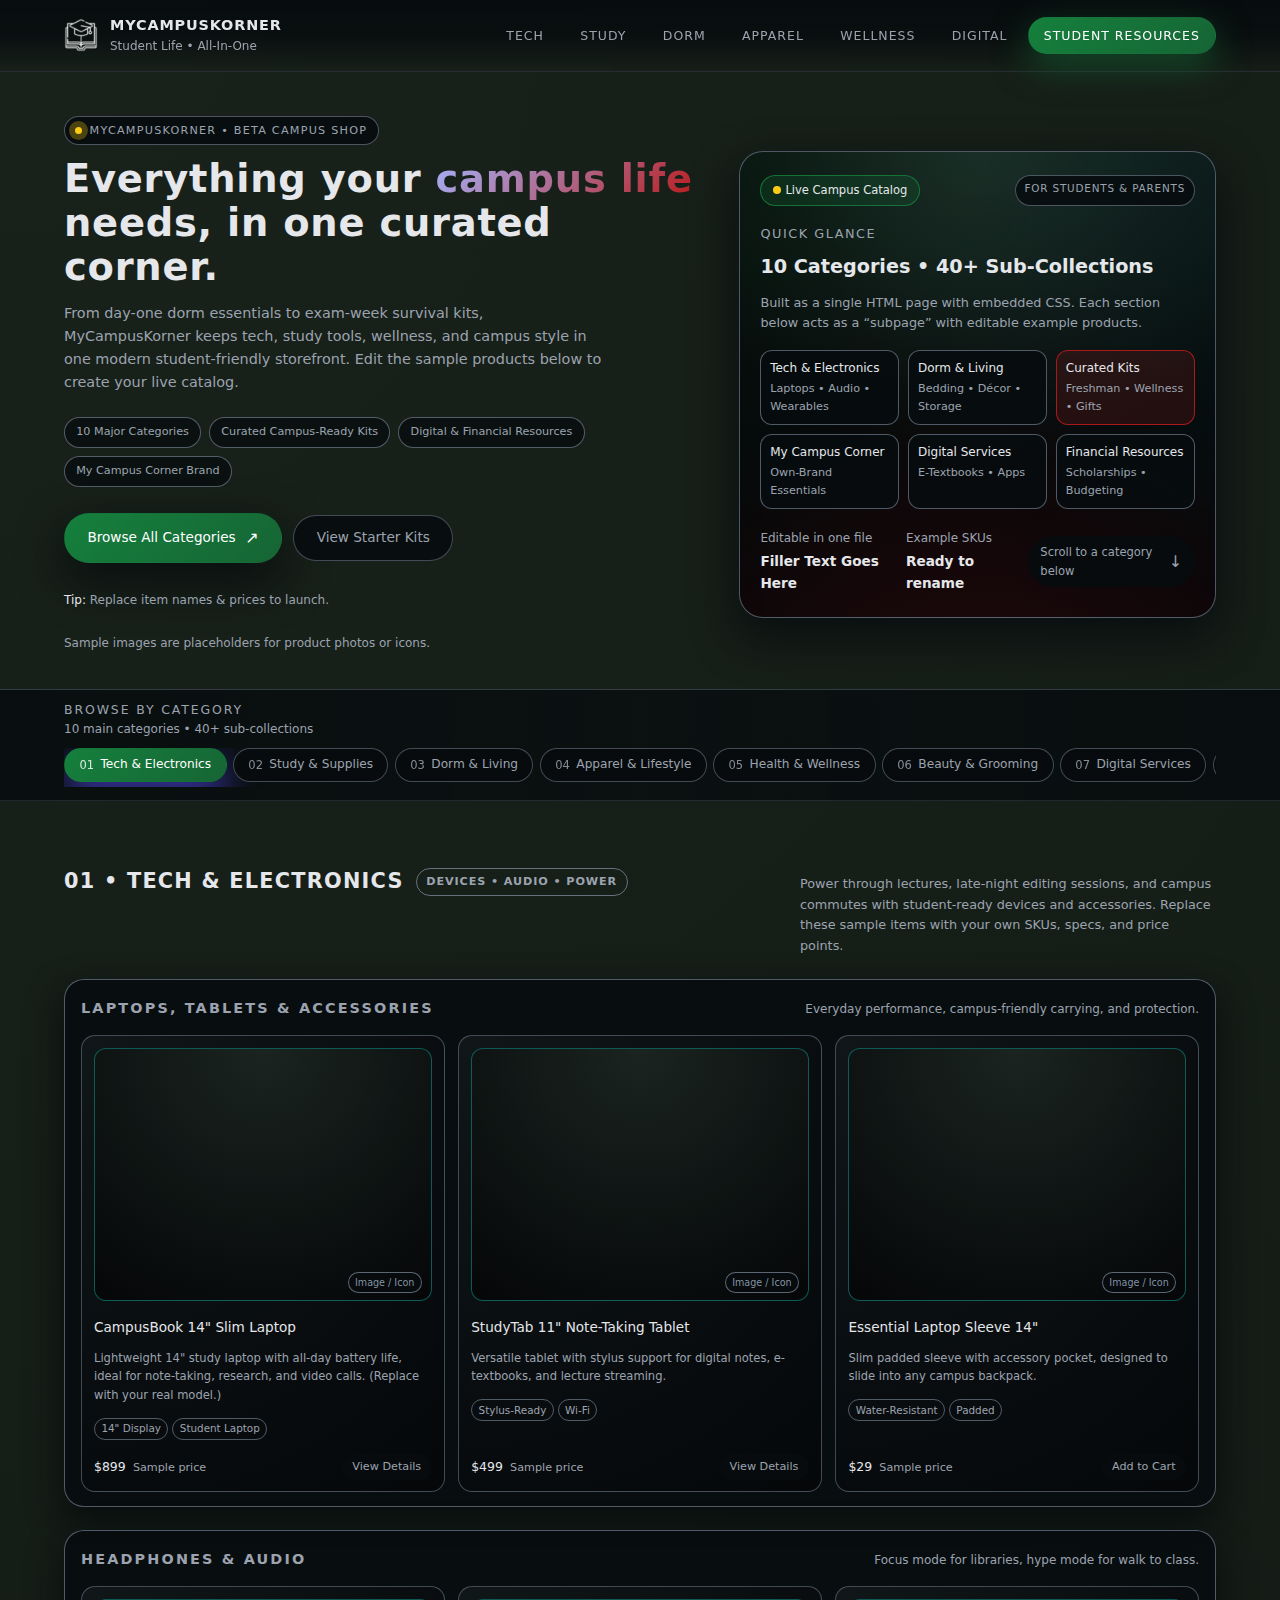
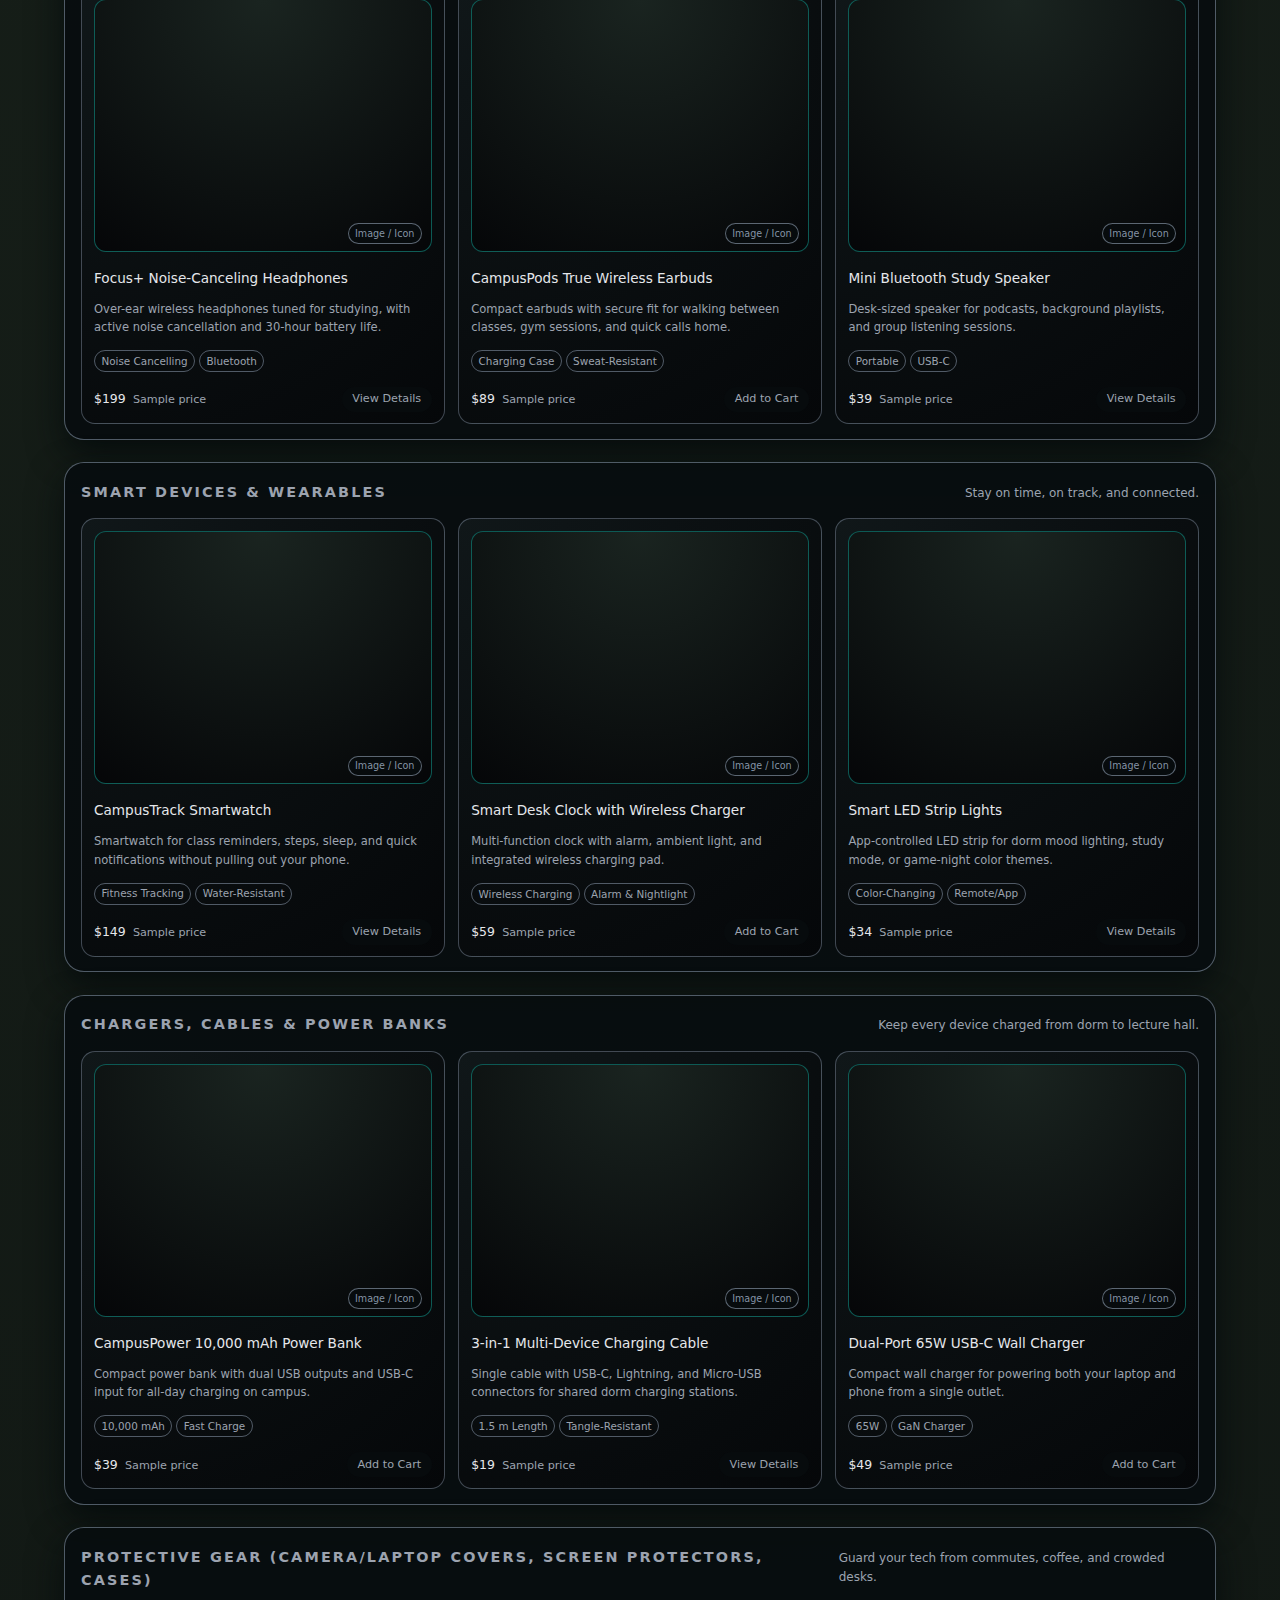
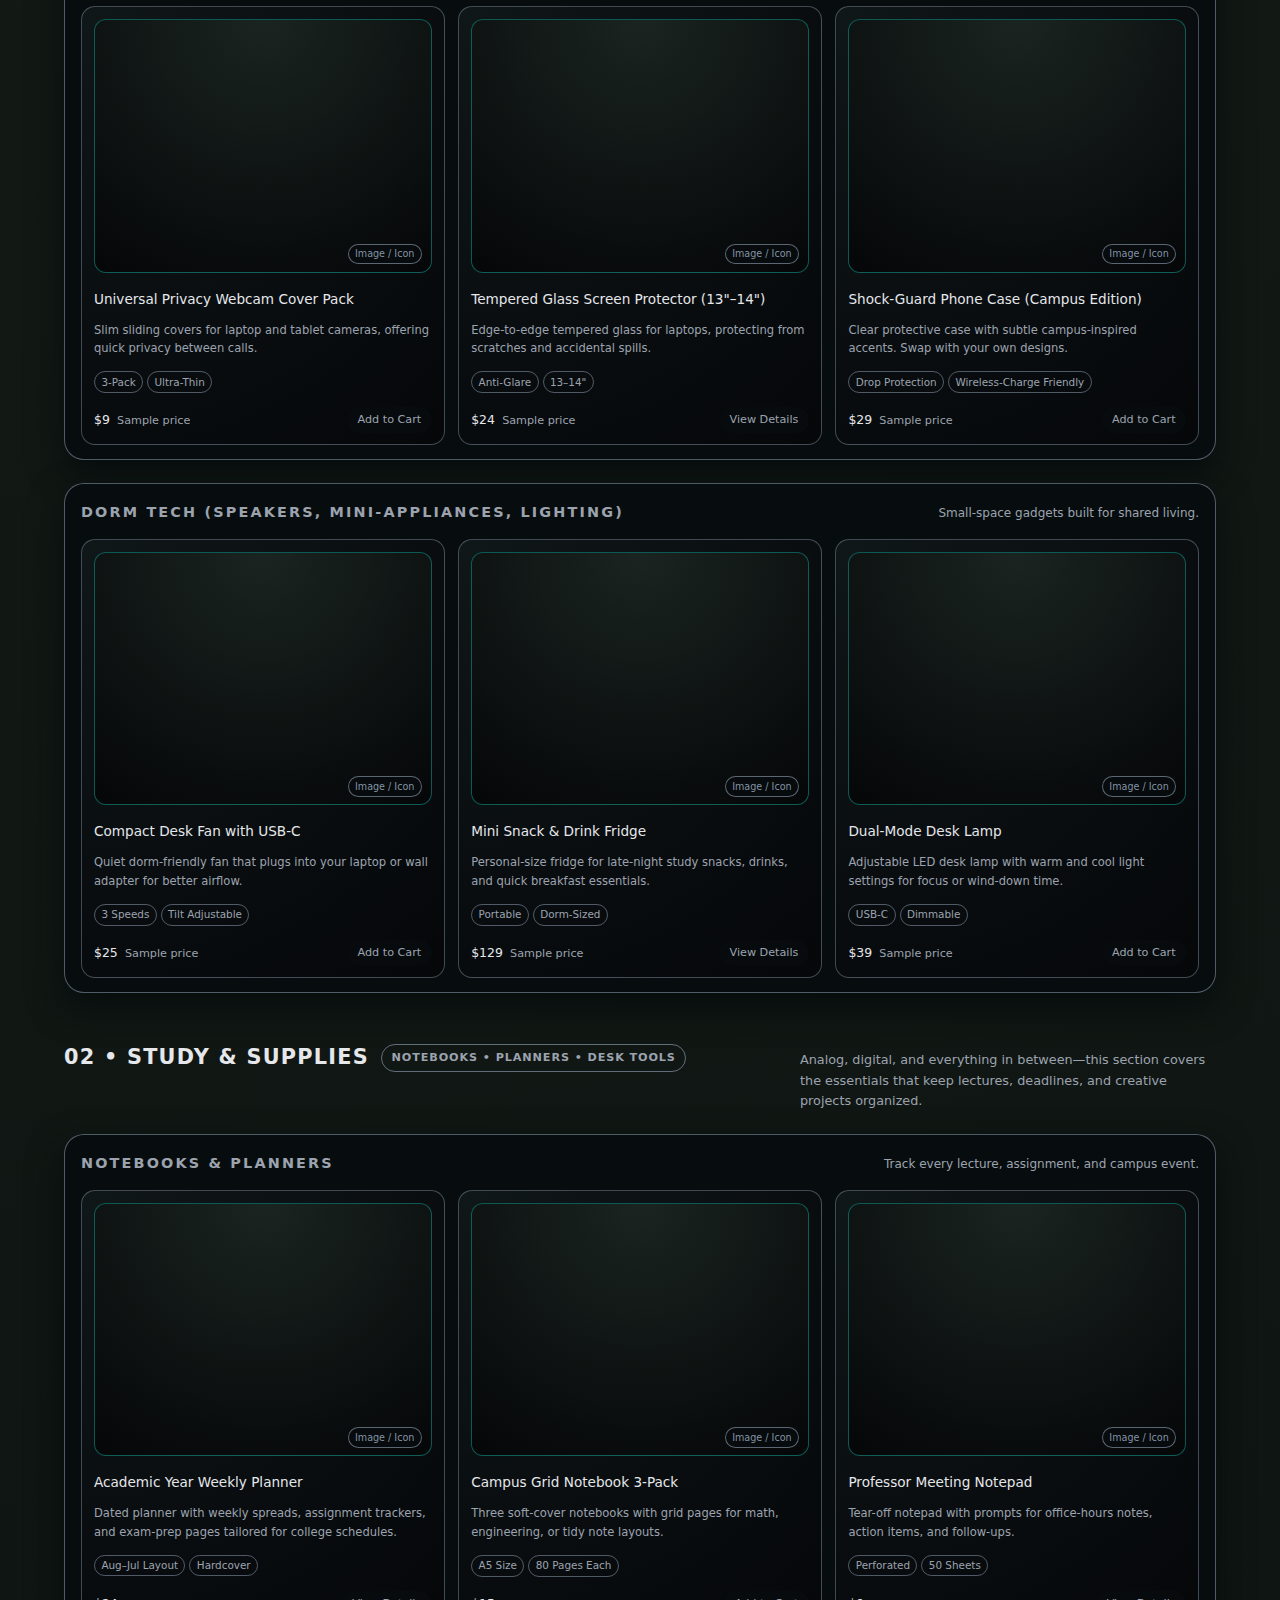
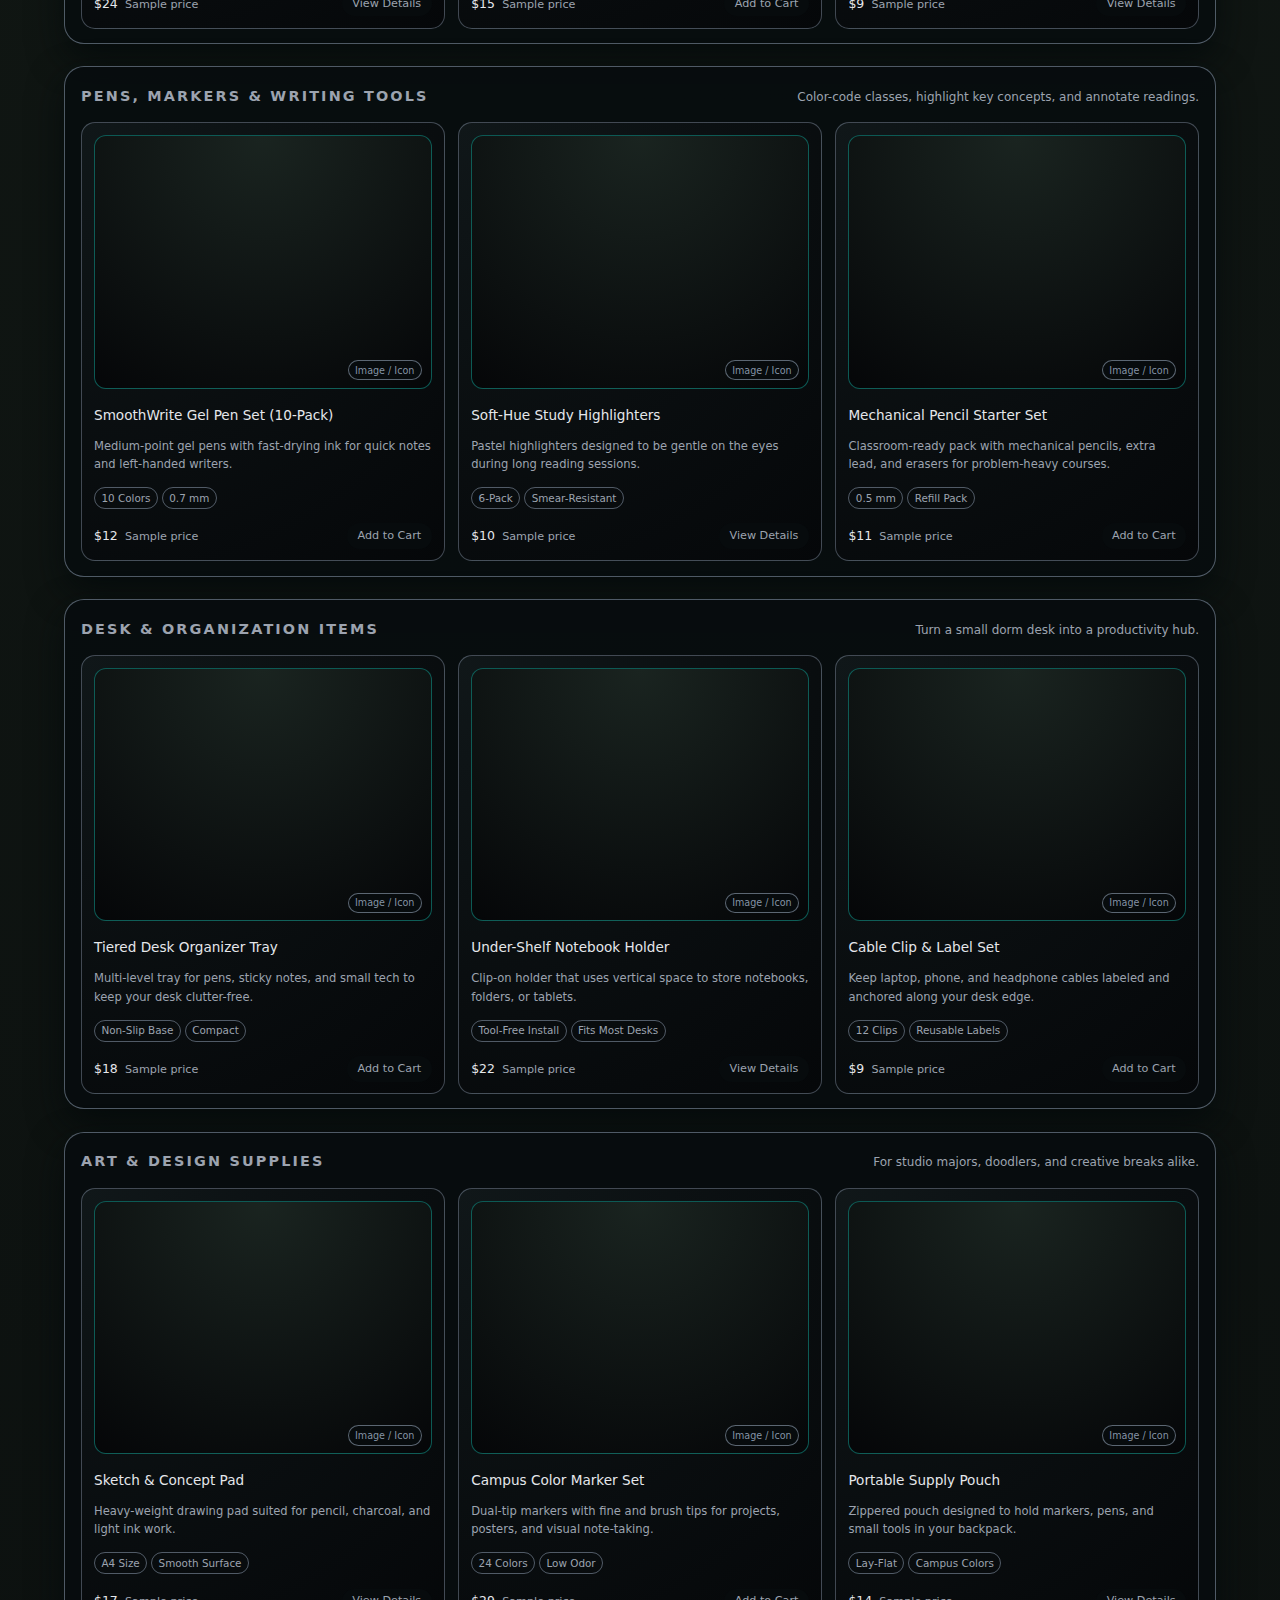
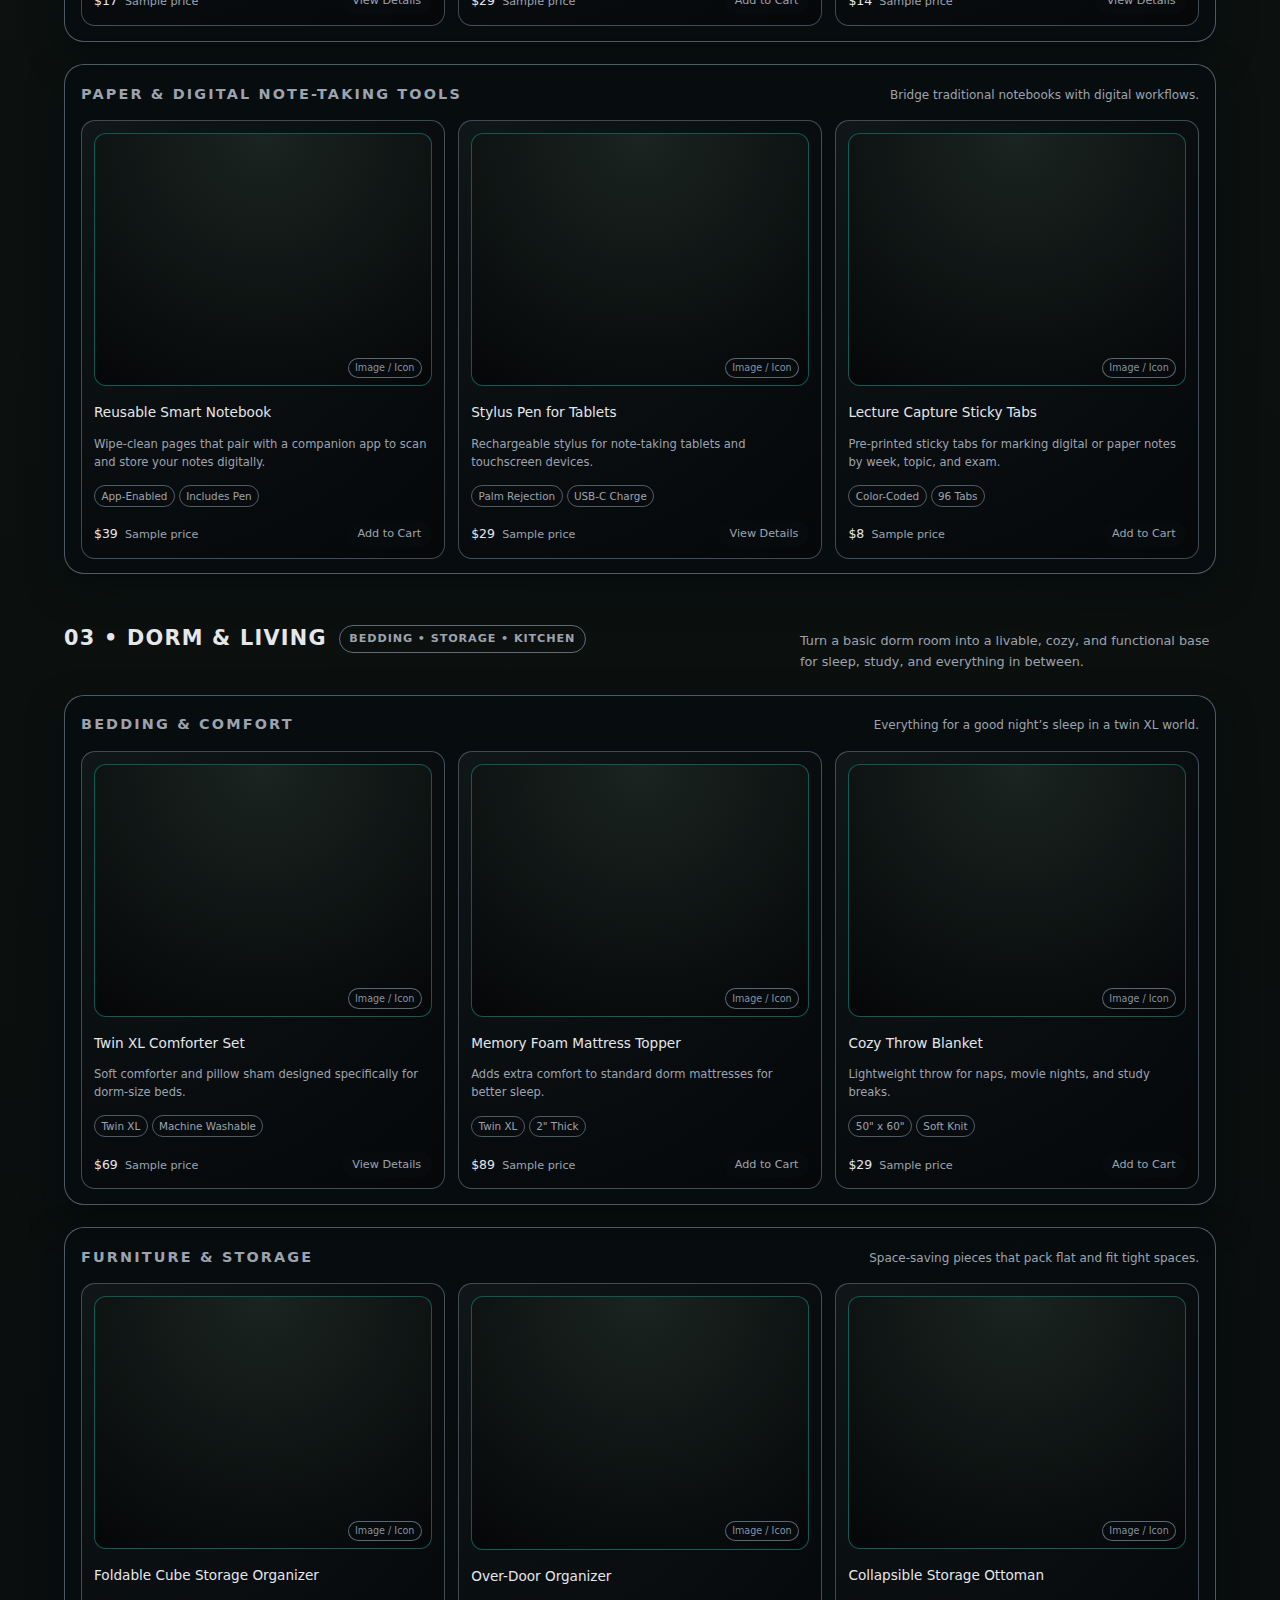
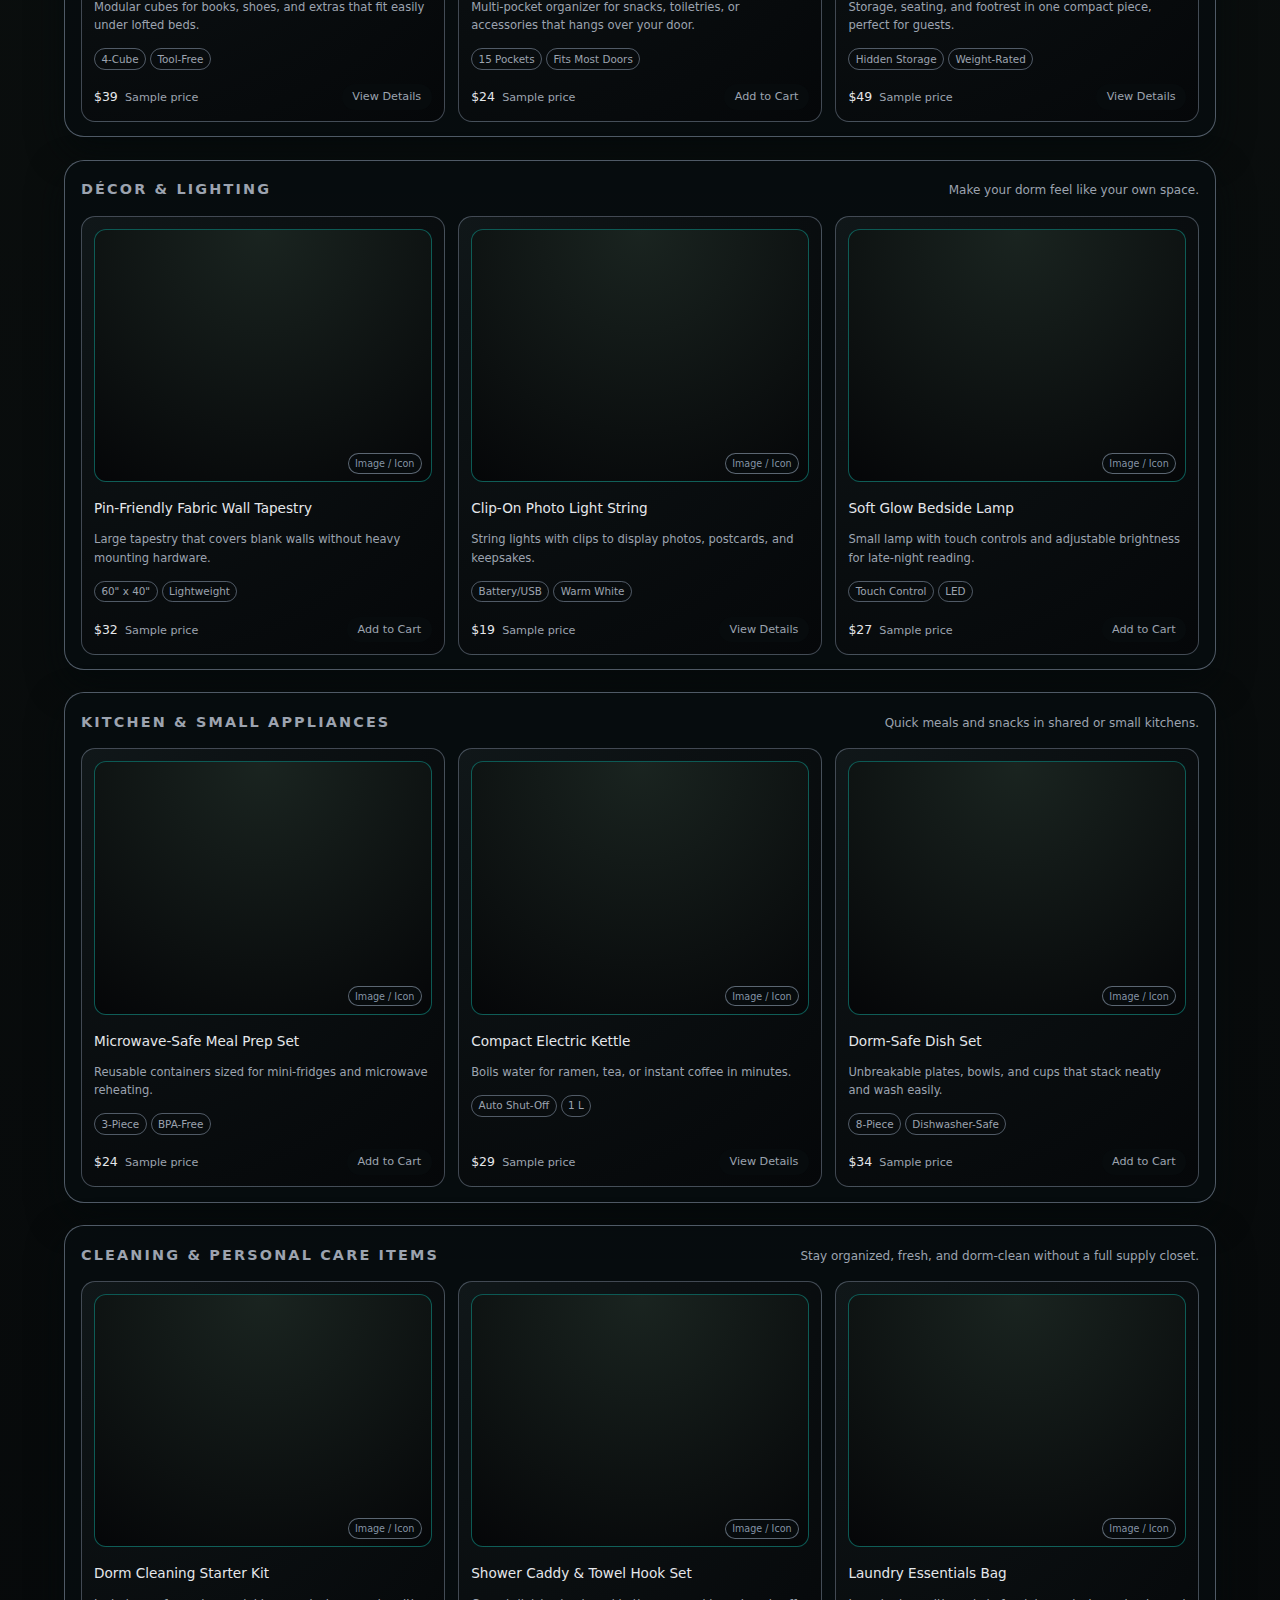
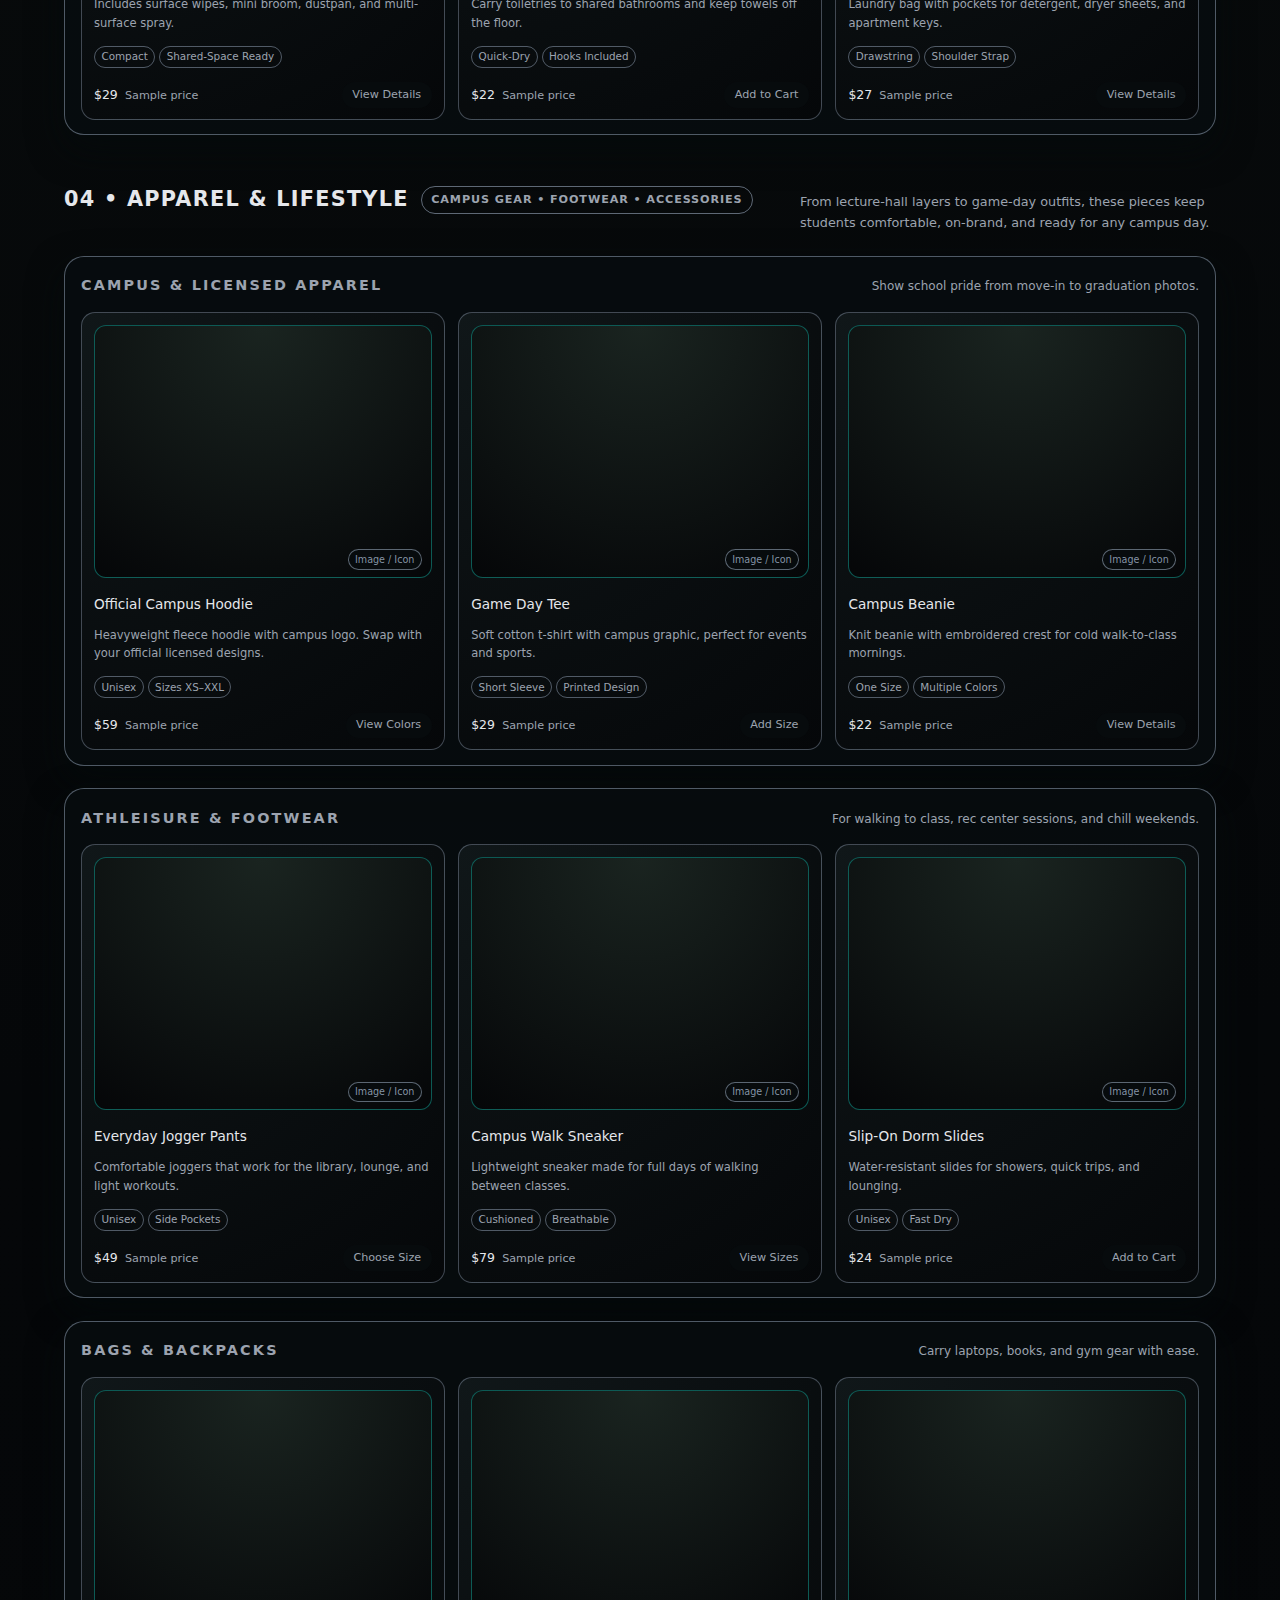
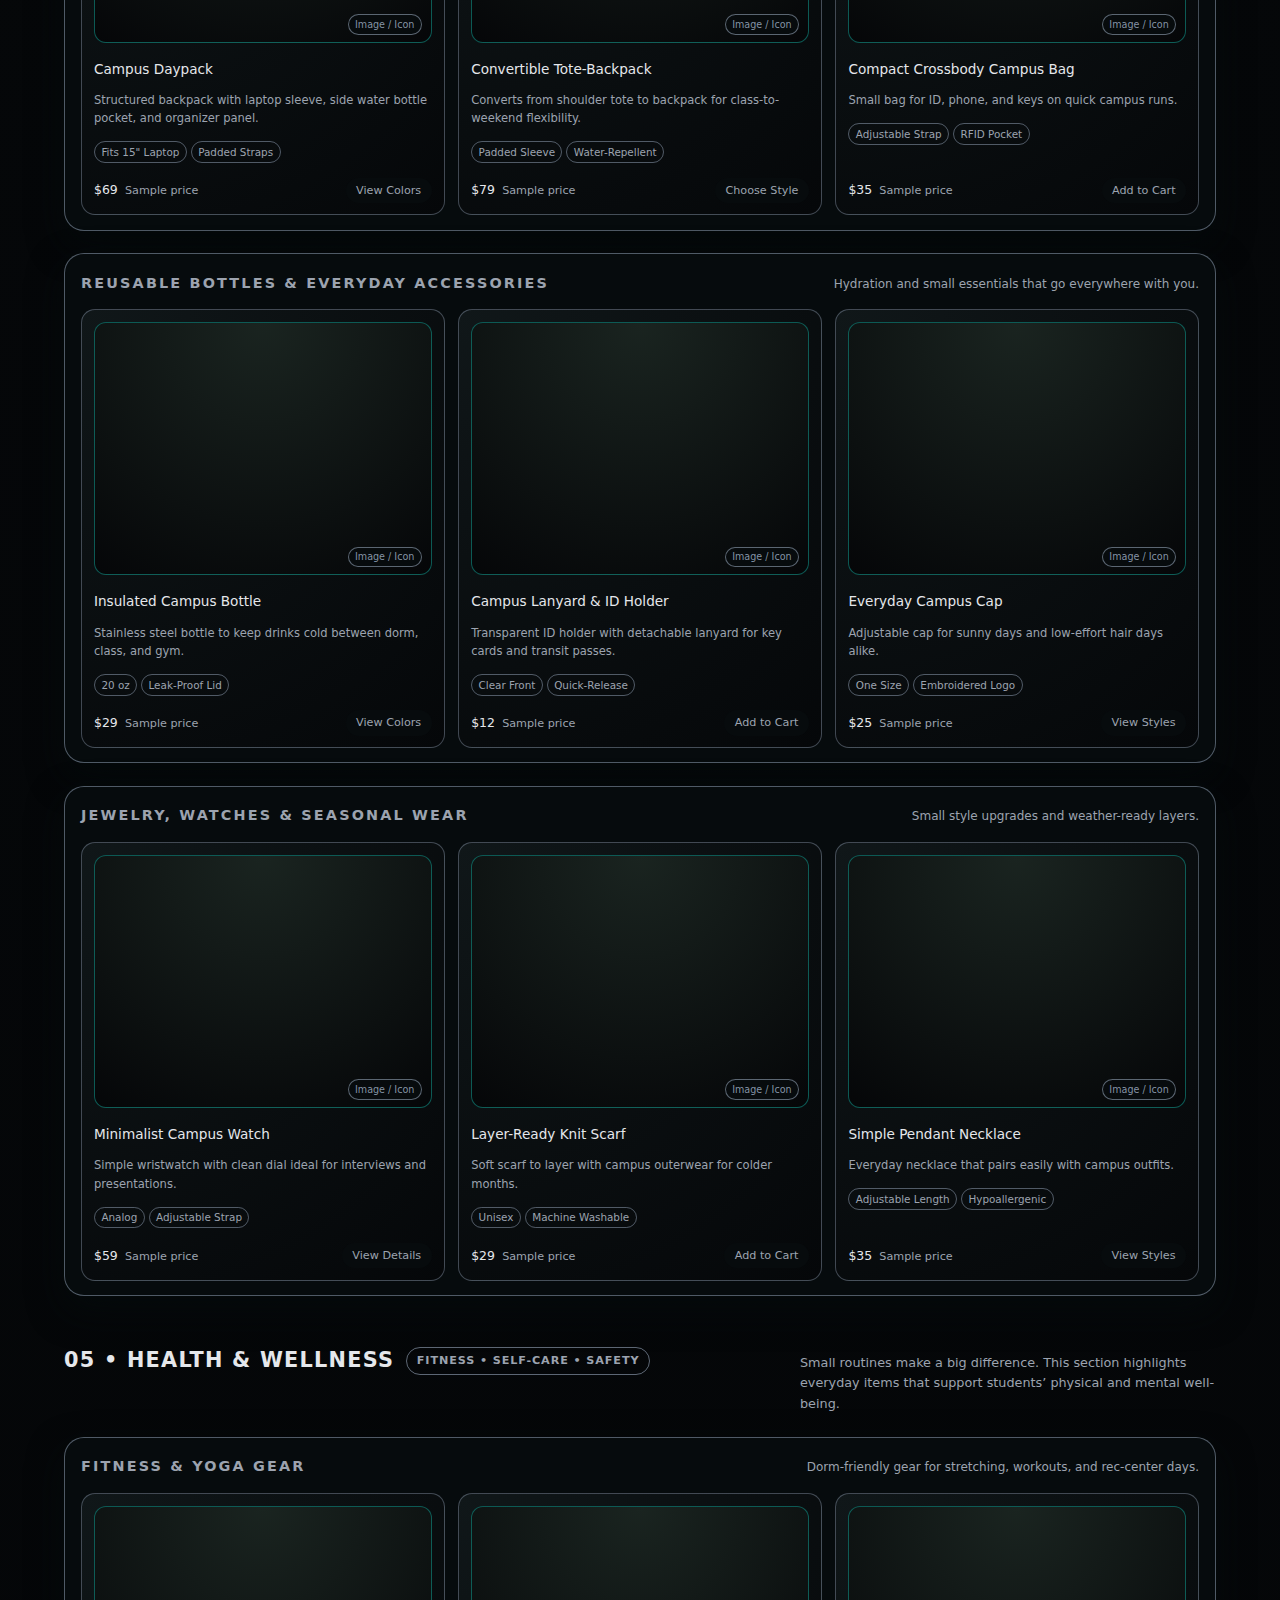
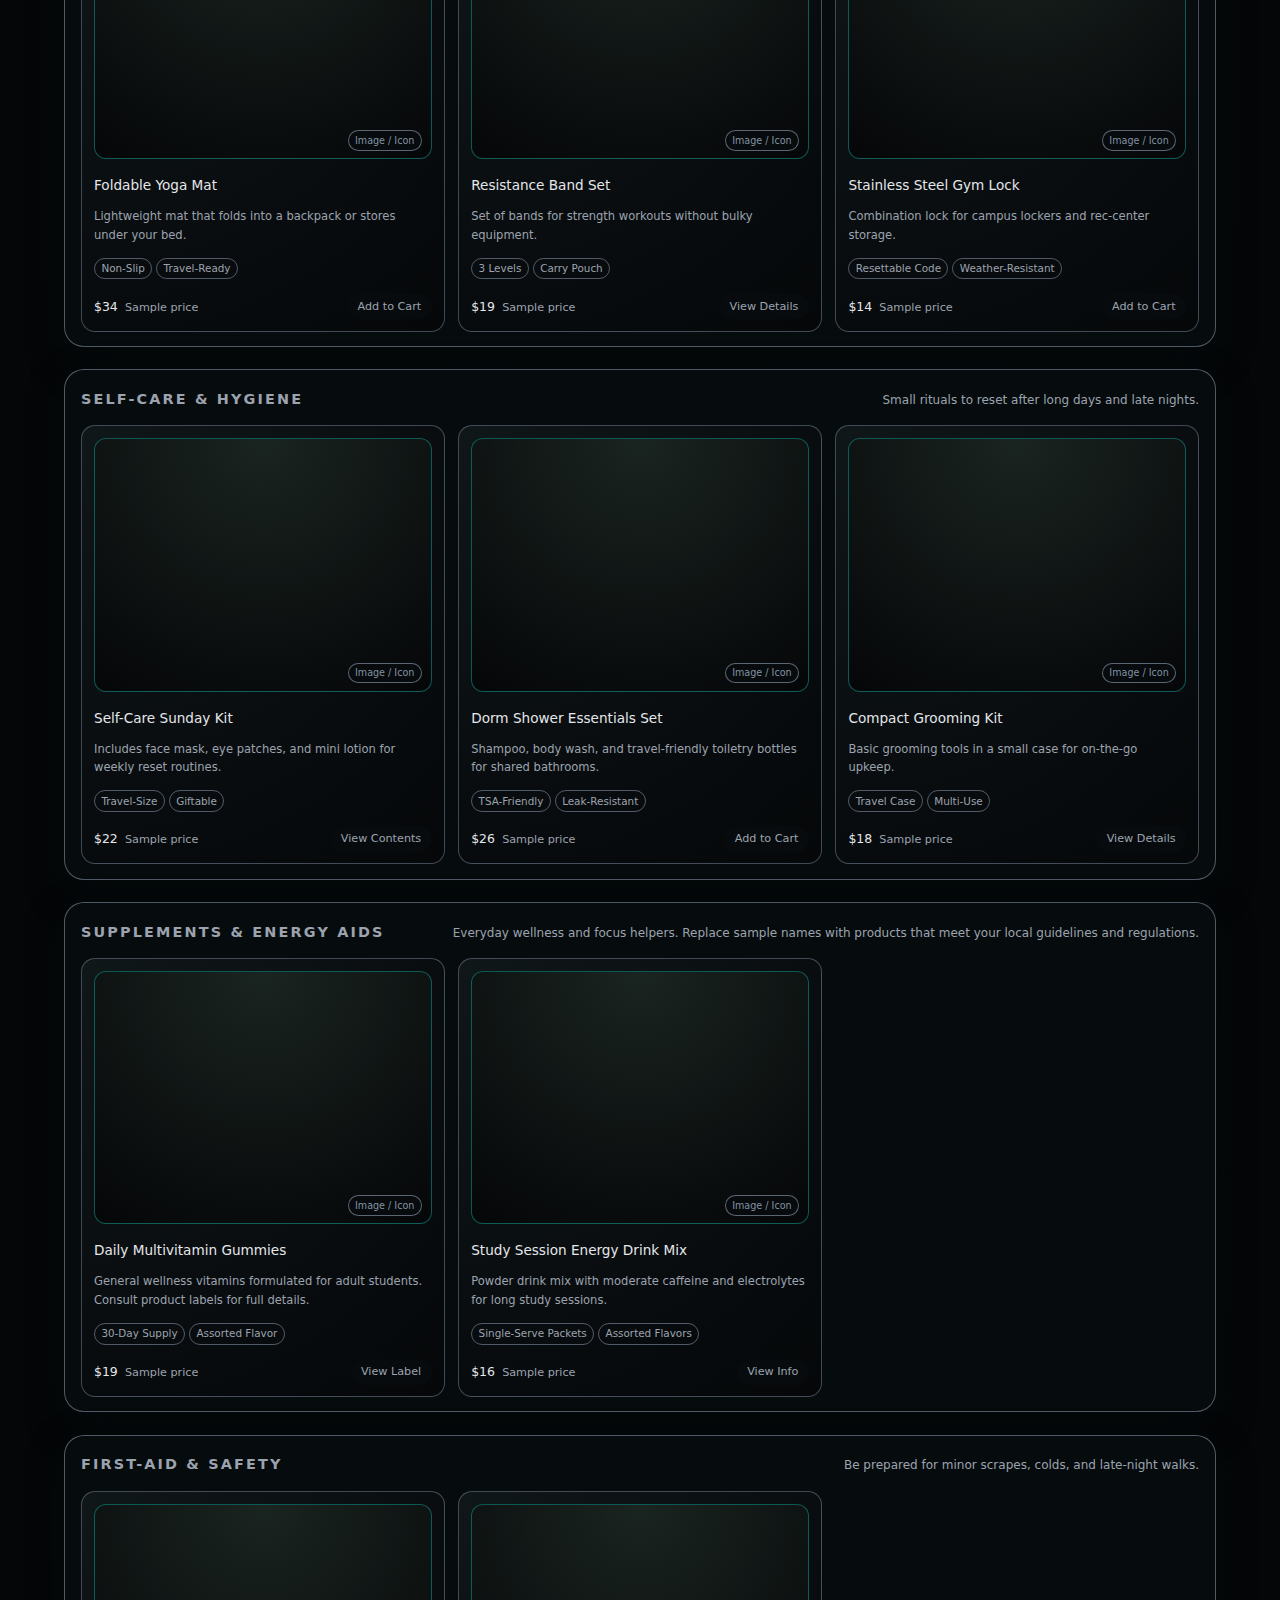
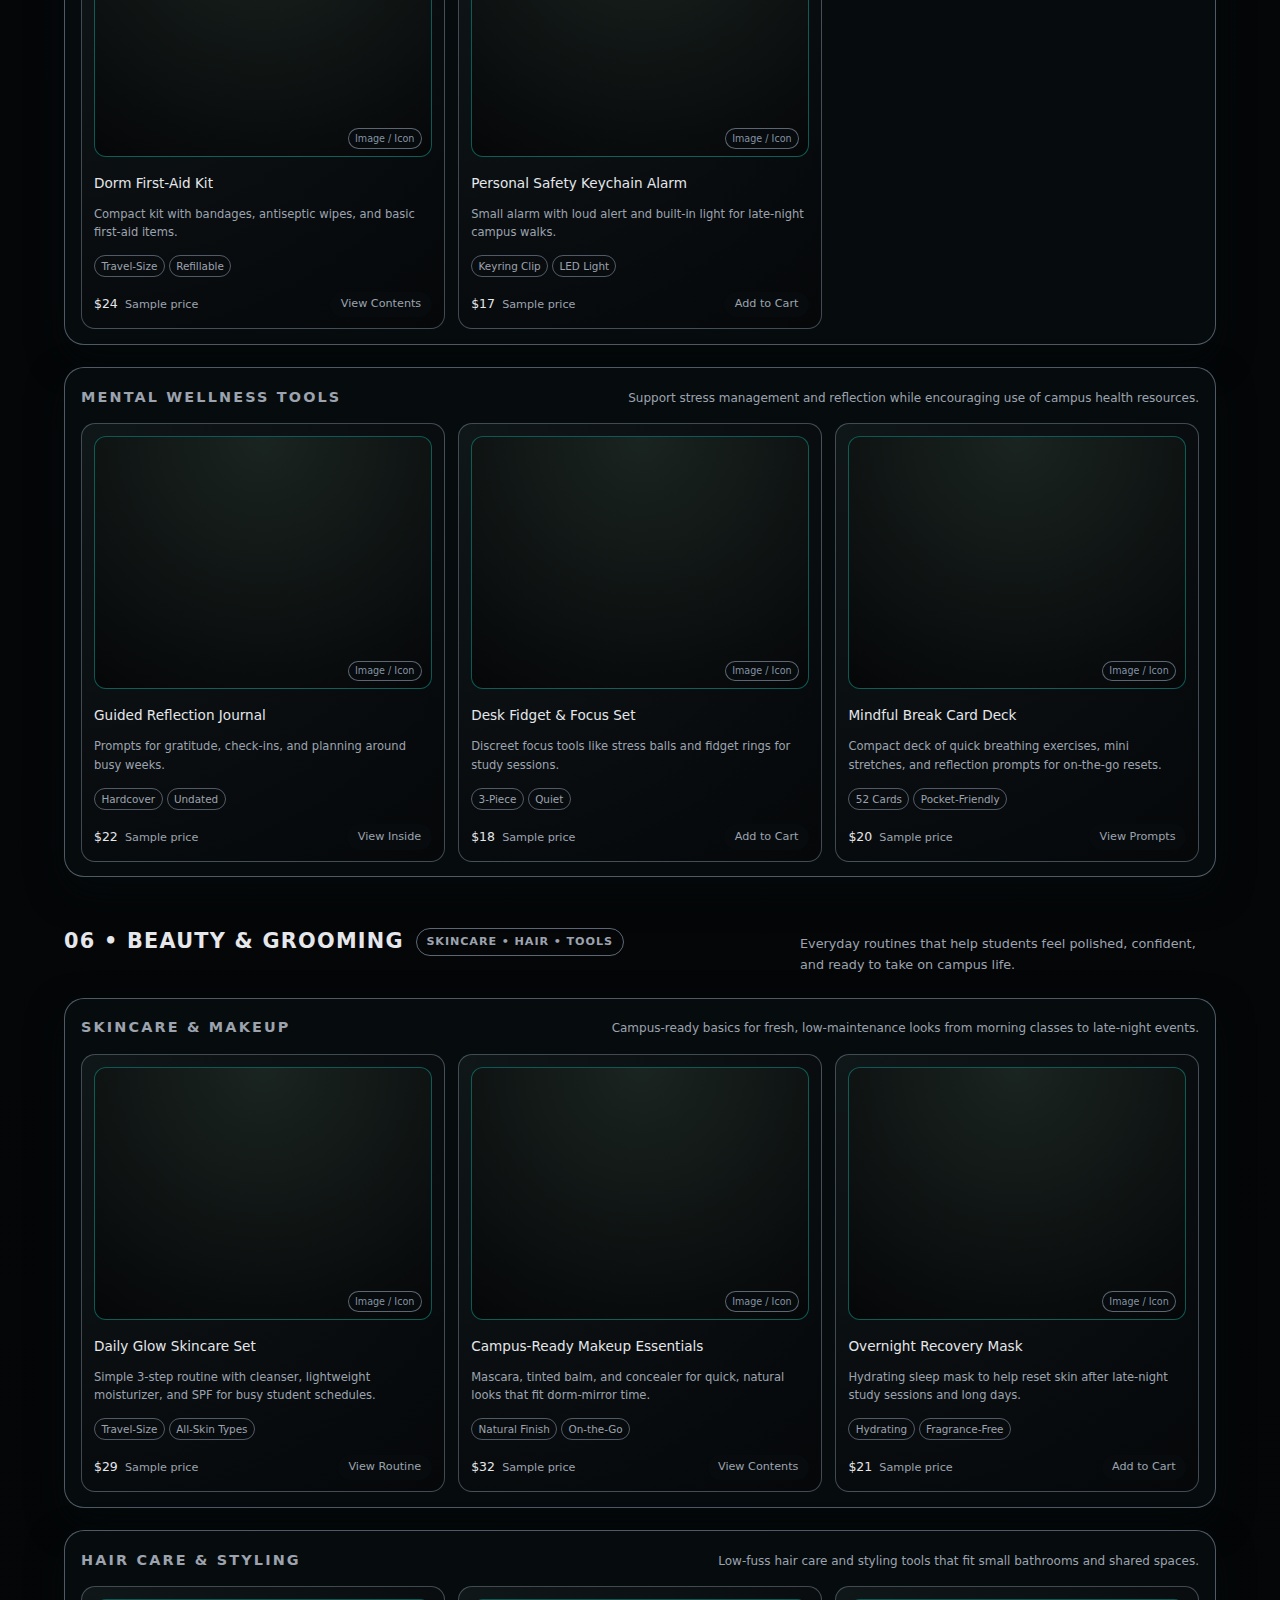
<file: green1.html>
<!DOCTYPE html>
<html lang="en">
<head>
  <meta charset="UTF-8" />
  <title>MyCampusKorner | Student Life Marketplace</title>
  <meta name="viewport" content="width=device-width, initial-scale=1" />
  <style>
   
   :root {
  /* ===== THEME TOKENS: BOOKSTORE / ACADEMIA RESKIN ===== */

  /* 
    Palette notes:
    - Primary accent is now a deep “book cover” green.
    - Secondary accent is a rich academic / graduation red.
    - Warm gold used subtly for “success / highlight” moments.
    - Backgrounds lean charcoal + very deep green instead of blue/indigo.
  */

  /* Core surfaces */
  --bg: #05070b;                        /* legacy base bg (fallback) – deep ink */
  --bg-elevated: #0b1114;               /* elevated surfaces – dark charcoal green */
  --bg-soft: #101719;                   /* soft panels & cards – muted greenish charcoal */

  /* Page & section backgrounds (subtle library gradient) */
  --page-bg-start: #18211a;             /* body gradient start – deep olive green */
  --page-bg-mid: #050709;               /* body gradient middle – neutral charcoal */
  --page-bg-end: #020304;               /* body gradient end – near-black */

  --hero-card-bg-top: #1a2420;          /* hero card top – dark study-room green */
  --hero-card-bg-bottom: #050608;       /* hero card bottom – blackish neutral */

  --product-image-bg-top: #1a2420;      /* product image top – matches hero */
  --product-image-bg-bottom: #050608;   /* product image bottom */

  /* Accent palette */
  --accent: #15803d;                    /* primary: deep book green */
  --accent-soft: rgba(21, 128, 61, 0.18);
  --accent-strong: #166534;             /* stronger emerald/forest green */

  --accent-alt: #facc15;                /* secondary: scholastic gold (badges, highlights) */
  --accent-warm: #b91c1c;               /* academic red (robes, seals, warnings) */
  --accent-soft-warm: rgba(185, 28, 28, 0.16);

  /* Text */
  --text: #e5e7eb;                      /* primary text – stays light for contrast */
  --text-soft: #9ca3af;                 /* muted text */

  /* Borders (slightly warmer, less “techy”) */
  --border-subtle: rgba(148, 163, 184, 0.30); 
  --border-soft: rgba(148, 163, 184, 0.22);   
  --border-strong: rgba(148, 163, 184, 0.52); 
  --border-stronger: rgba(148, 163, 184, 0.62);
  --border-tag: rgba(148, 163, 184, 0.38);
  --border-light: rgba(148, 163, 184, 0.18);
  --border-medium: rgba(148, 163, 184, 0.42);
  --border-heavy: rgba(148, 163, 184, 0.48);

  /* Academic-tinted special borders */
  --border-warm-strong: rgba(185, 28, 28, 0.9);       /* red accent border */
  --border-indigo-strong: rgba(21, 128, 61, 0.85);    /* repurposed: strong green border */
  --border-indigo-stronger: rgba(22, 101, 52, 0.95);  /* even stronger green */
  --border-blue-strong: rgba(15, 118, 110, 0.75);     /* teal-ish option if needed */

  /* Dark overlays (shifted from navy to charcoal/green) */
  --overlay-96: rgba(7, 12, 14, 0.96);  /* header top */
  --overlay-84: rgba(7, 12, 14, 0.84);  /* header mid */
  --overlay-90: rgba(7, 12, 14, 0.90);  /* strong panel / pills */
  --overlay-95: rgba(7, 12, 14, 0.95);  /* subtle panel */
  --overlay-85: rgba(7, 12, 14, 0.85);  /* controls */
  --overlay-75: rgba(7, 12, 14, 0.75);  /* category strip mid */
  --overlay-65: rgba(7, 12, 14, 0.65);
  --overlay-60: rgba(7, 12, 14, 0.60);
  --overlay-100: #050708;               /* solid fallback */

  /* Glows / special tints (now green + red + gold) */
  --glow-online: rgba(250, 204, 21, 0.28);  /* gold halo instead of neon green */
  --glow-hero-indigo: rgba(21, 128, 61, 0.23);  /* main hero glow: book green */
  --glow-hero-sky: rgba(45, 212, 191, 0.18);    /* teal glow – subtle modern touch */
  --glow-hero-warm: rgba(185, 28, 28, 0.25);    /* academic red glow */

  --glow-product-hover: rgba(21, 128, 61, 0.16);

  /* Shadows (kept similar, slightly warmer) */
  --shadow-soft: 0 18px 45px rgba(5, 10, 12, 0.8);
  --shadow-subtle: 0 12px 32px rgba(5, 10, 12, 0.65);
  --shadow-primary: 0 12px 35px rgba(22, 101, 52, 0.65);
  --shadow-primary-strong: 0 18px 45px rgba(20, 83, 45, 0.8);
  --shadow-nav-link: 0 9px 22px rgba(5, 10, 12, 0.6);
  --shadow-nav-pill: 0 11px 28px rgba(5, 10, 12, 0.9);
  --shadow-product-hover: 0 20px 45px rgba(5, 10, 12, 0.95);
  --shadow-subcat: 0 14px 35px rgba(5, 10, 12, 0.85);
  --shadow-btn-ghost-hover: 0 16px 40px rgba(5, 10, 12, 0.85);

  /* Compound gradients (rebuilt on the new colors) */
  --gradient-page: radial-gradient(
    circle at top left,
    var(--page-bg-start) 0,
    var(--page-bg-mid) 40%,
    var(--page-bg-end) 100%
  );

  --gradient-header: linear-gradient(
    to bottom,
    var(--overlay-96),
    var(--overlay-84),
    transparent
  );

  --gradient-category-nav: linear-gradient(
    to right,
    var(--overlay-90),
    var(--overlay-75),
    var(--overlay-90)
  );

  --gradient-hero-card: radial-gradient(
    circle at top,
    var(--hero-card-bg-top) 0,
    var(--hero-card-bg-bottom) 60%
  );

  --gradient-product-image: radial-gradient(
    circle at top,
    var(--product-image-bg-top),
    var(--product-image-bg-bottom)
  );

  --gradient-footer: radial-gradient(
    circle at top,
    var(--page-bg-mid),
    var(--page-bg-end)
  );

  /* Hero card overlay layer:
     - left: green glow
     - right: teal glow
     - bottom: academic red glow
  */
  --hero-card-overlay-layer:
    radial-gradient(
      circle at 0 0,
      var(--glow-hero-indigo),
      transparent 55%
    ),
    radial-gradient(
      circle at 100% 0,
      var(--glow-hero-sky),
      transparent 55%
    ),
    radial-gradient(
      circle at 50% 100%,
      var(--glow-hero-warm),
      transparent 45%
    );

  /* Radii / transitions / layout (unchanged) */
  --radius-lg: 20px;
  --radius-md: 14px;
  --radius-pill: 999px;
  --transition-fast: 180ms ease-out;
  --transition-med: 220ms ease-out;
  --nav-h: 72px;
  --section-max-w: 1200px;
}

/* Global reset (kept as you had it) */
* {
  box-sizing: border-box;
  margin: 0;
  padding: 0;
}


    body {
      font-family: system-ui, -apple-system, BlinkMacSystemFont, "SF Pro Text",
        "Segoe UI", sans-serif;
      background: var(--gradient-page);
      color: var(--text);
      line-height: 1.6;
      -webkit-font-smoothing: antialiased;
      scroll-behavior: smooth;
    }

    a {
      color: inherit;
      text-decoration: none;
    }

    img {
      max-width: 100%;
      display: block;
    }

    /* Layout Shell */

    .page-shell {
      min-height: 100vh;
      color: var(--text);
    }

    .content-width {
      max-width: var(--section-max-w);
      margin: 0 auto;
      padding: 0 1.5rem;
    }

    header {
      position: sticky;
      top: 0;
      z-index: 50;
      backdrop-filter: blur(28px);
      background: var(--gradient-header);
      border-bottom: 1px solid var(--border-soft);
      height: var(--nav-h);
    }

    .nav-bar {
      max-width: var(--section-max-w);
      margin: 0 auto;
      height: 100%;
      display: flex;
      align-items: center;
      justify-content: space-between;
      gap: 1.5rem;
      padding: 0 1.5rem;
    }

    .logo-lockup {
      display: flex;
      align-items: center;
      gap: 0.75rem;
    }

    /* NEW: logo uses local image logo.png */
    .logo-mark {
      width: 34px;
      height: 34px;
      border-radius: 0;
      background-image: url("logo1.png");
      background-size: contain;
      background-repeat: no-repeat;
      background-position: left center;
      position: relative;
      overflow: visible;
      box-shadow: none;
    }

    .logo-mark::after {
      content: none;
    }

    .logo-initials {
      display: none;
    }

    .logo-text-main {
      font-weight: 700;
      letter-spacing: 0.06em;
      text-transform: uppercase;
      font-size: 0.9rem;
    }

    .logo-text-sub {
      font-size: 0.75rem;
      color: var(--text-soft);
    }

    .nav-links {
      display: flex;
      align-items: center;
      gap: 0.25rem;
    }

    .nav-link {
      padding: 0.5rem 0.95rem;
      border-radius: 999px;
      font-size: 0.78rem;
      text-transform: uppercase;
      letter-spacing: 0.08em;
      border: 1px solid transparent;
      color: var(--text-soft);
      cursor: pointer;
      background: transparent;
      transition:
        background var(--transition-fast),
        color var(--transition-fast),
        border-color var(--transition-fast),
        transform var(--transition-fast),
        box-shadow var(--transition-fast);
      white-space: nowrap;
    }

    .nav-link:hover {
      background: var(--overlay-90);
      border-color: var(--border-medium);
      color: var(--text);
      transform: translateY(-1px);
      box-shadow: var(--shadow-nav-link);
    }

    .nav-link--primary {
      background: linear-gradient(135deg, var(--accent), var(--accent-strong));
      color: #ffffff;
      border-color: transparent;
      box-shadow: var(--shadow-primary);
    }

    .nav-link--primary:hover {
      transform: translateY(-1px) translateX(0.5px) scale(1.01);
      box-shadow: var(--shadow-primary-strong);
    }

    .nav-slim-cta {
      display: none;
    }

    /* Hero */

    .hero {
      padding: 2.75rem 0 2.25rem;
    }

    .hero-grid {
      display: grid;
      grid-template-columns: minmax(0, 1.35fr) minmax(0, 1fr);
      gap: 2rem;
      align-items: center;
    }

    .eyebrow {
      display: inline-flex;
      align-items: center;
      gap: 0.45rem;
      padding: 0.28rem 0.65rem;
      border-radius: 999px;
      background: var(--overlay-90);
      border: 1px solid var(--border-heavy);
      color: var(--text-soft);
      font-size: 0.7rem;
      text-transform: uppercase;
      letter-spacing: 0.11em;
      margin-bottom: 0.75rem;
    }

    .eyebrow-dot {
      width: 7px;
      height: 7px;
      border-radius: 50%;
      background: var(--accent-alt);
      box-shadow: 0 0 0 6px var(--glow-online);
    }

    .hero-title {
      font-size: clamp(2.15rem, 3vw, 2.8rem);
      line-height: 1.15;
      letter-spacing: 0.02em;
      margin-bottom: 0.8rem;
    }

    .hero-title span.gradient {
      background: linear-gradient(135deg, #a5b4fc, var(--accent-warm));
      -webkit-background-clip: text;
      color: transparent;
    }

    .hero-subtitle {
      color: var(--text-soft);
      font-size: 0.9rem;
      max-width: 34rem;
      margin-bottom: 1.4rem;
    }

    .hero-chips {
      display: flex;
      flex-wrap: wrap;
      gap: 0.5rem;
      margin-bottom: 1.6rem;
    }

    .hero-chip {
      font-size: 0.7rem;
      padding: 0.35rem 0.7rem;
      border-radius: 999px;
      border: 1px solid var(--border-strong);
      color: var(--text-soft);
      background: var(--overlay-75);
    }

    .hero-actions {
      display: flex;
      flex-wrap: wrap;
      gap: 0.7rem;
      align-items: center;
      margin-bottom: 1.75rem;
    }

    .btn {
      border-radius: var(--radius-pill);
      padding: 0.7rem 1.4rem;
      border: 1px solid transparent;
      font-size: 0.85rem;
      font-weight: 500;
      cursor: pointer;
      display: inline-flex;
      align-items: center;
      gap: 0.6rem;
      transition:
        background var(--transition-med),
        border-color var(--transition-med),
        transform var(--transition-med),
        box-shadow var(--transition-med),
        color var(--transition-med);
    }

    .btn-primary {
      background: linear-gradient(135deg, var(--accent), var(--accent-strong));
      color: #ffffff;
      box-shadow: var(--shadow-soft);
    }

    .btn-primary:hover {
      transform: translateY(-1px) scale(1.01);
      box-shadow: 0 22px 55px rgba(79, 70, 229, 0.85);
    }

    .btn-ghost {
      background: var(--overlay-90);
      border-color: var(--border-medium);
      color: var(--text-soft);
    }

    .btn-ghost:hover {
      background: var(--overlay-100);
      border-color: var(--border-stronger);
      color: var(--text);
      transform: translateY(-1px);
      box-shadow: var(--shadow-btn-ghost-hover);
    }

    .btn-icon {
      font-size: 1rem;
    }

    .hero-footnote {
      font-size: 0.75rem;
      color: var(--text-soft);
      display: flex;
      flex-wrap: wrap;
      gap: 1.5rem;
    }

    .hero-footnote strong {
      color: var(--text);
      font-weight: 500;
    }

    /* Hero right side */

    .hero-card {
      border-radius: 24px;
      padding: 1.4rem 1.25rem;
      background: var(--gradient-hero-card);
      border: 1px solid var(--border-strong);
      box-shadow: var(--shadow-soft);
      position: relative;
      overflow: hidden;
    }

    .hero-card::before {
      content: "";
      position: absolute;
      inset: -40%;
      background: var(--hero-card-overlay-layer);
      opacity: 0.8;
      pointer-events: none;
    }

    .hero-card-inner {
      position: relative;
      z-index: 1;
    }

    .pill-row {
      display: flex;
      justify-content: space-between;
      gap: 0.5rem;
      margin-bottom: 1.1rem;
      font-size: 0.72rem;
    }

    .pill {
      padding: 0.35rem 0.7rem;
      border-radius: 999px;
      background: var(--overlay-85);
      border: 1px solid var(--border-heavy);
      display: inline-flex;
      align-items: center;
      gap: 0.3rem;
      color: var(--text-soft);
    }

    .pill-accent {
      background: var(--accent-soft);
      border-color: var(--border-indigo-strong);
      color: var(--text);
    }

    .pill-dot {
      width: 8px;
      height: 8px;
      border-radius: 999px;
      background: var(--accent-alt);
    }

    .pill-badge {
      font-size: 0.65rem;
      padding: 0.25rem 0.55rem;
      border-radius: 999px;
      border: 1px solid var(--border-heavy);
      background: var(--overlay-85);
      color: var(--text-soft);
      text-transform: uppercase;
      letter-spacing: 0.08em;
    }

    .mini-title {
      font-size: 0.8rem;
      letter-spacing: 0.12em;
      text-transform: uppercase;
      color: var(--text-soft);
      margin-bottom: 0.5rem;
    }

    .hero-card-heading {
      font-size: 1.2rem;
      margin-bottom: 0.6rem;
    }

    .hero-card-sub {
      font-size: 0.8rem;
      color: var(--text-soft);
      margin-bottom: 1rem;
    }

    .category-strip {
      display: grid;
      grid-template-columns: repeat(3, minmax(0, 1fr));
      gap: 0.55rem;
      margin-bottom: 1.25rem;
    }

    .category-pill {
      padding: 0.5rem 0.55rem;
      border-radius: 12px;
      background: var(--overlay-90);
      border: 1px solid var(--border-strong);
      font-size: 0.75rem;
      display: flex;
      flex-direction: column;
      gap: 0.15rem;
    }

    .category-pill span.label {
      color: var(--text);
    }

    .category-pill span.meta {
      font-size: 0.7rem;
      color: var(--text-soft);
    }

    .category-pill--highlight {
      background: var(--accent-soft-warm);
      border-color: var(--border-warm-strong);
    }

    .hero-card-footer {
      display: flex;
      justify-content: space-between;
      align-items: center;
      gap: 0.75rem;
      font-size: 0.75rem;
    }

    .hero-card-stat {
      display: flex;
      flex-direction: column;
      gap: 0.15rem;
      color: var(--text-soft);
    }

    .hero-card-stat strong {
      font-size: 0.85rem;
      color: var(--text);
    }

    .hero-card-cta {
      padding: 0.45rem 0.8rem;
      border-radius: 999px;
      border: 1px dashed var(--border-dashed-strong);
      font-size: 0.72rem;
      display: inline-flex;
      align-items: center;
      gap: 0.4rem;
      background: var(--overlay-90);
      color: var(--text-soft);
    }

    /* Category Navigation */

    .category-nav-shell {
      border-top: 1px solid var(--border-subtle);
      border-bottom: 1px solid var(--border-light);
      margin-bottom: 2rem;
      background: var(--gradient-category-nav);
    }

    .category-nav {
      max-width: var(--section-max-w);
      margin: 0 auto;
      padding: 0.65rem 1.5rem 0.8rem;
      display: flex;
      flex-direction: column;
      gap: 0.55rem;
    }

    .category-nav-top {
      display: flex;
      align-items: center;
      justify-content: space-between;
      gap: 0.75rem;
    }

    .category-nav-label {
      font-size: 0.78rem;
      text-transform: uppercase;
      letter-spacing: 0.15em;
      color: var(--text-soft);
    }

    .category-nav-count {
      font-size: 0.75rem;
      color: var(--text-soft);
    }

    .category-pill-row {
      display: flex;
      gap: 0.4rem;
      overflow-x: auto;
      padding-bottom: 0.35rem;
      scrollbar-width: thin;
      scrollbar-color: var(--border-medium) transparent;
    }

    .category-pill-row::-webkit-scrollbar {
      height: 4px;
    }

    .category-pill-row::-webkit-scrollbar-track {
      background: transparent;
    }

    .category-pill-row::-webkit-scrollbar-thumb {
      background: var(--border-medium);
      border-radius: 999px;
    }

    .cat-nav-pill {
      flex: 0 0 auto;
      border-radius: 999px;
      border: 1px solid var(--border-medium);
      padding: 0.38rem 0.9rem;
      font-size: 0.76rem;
      display: inline-flex;
      align-items: center;
      gap: 0.4rem;
      color: var(--text-soft);
      background: var(--overlay-95);
      transition:
        background var(--transition-fast),
        color var(--transition-fast),
        border-color var(--transition-fast),
        transform var(--transition-fast),
        box-shadow var(--transition-fast);
      cursor: pointer;
      white-space: nowrap;
    }

    .cat-nav-pill span.index {
      font-size: 0.72rem;
      opacity: 0.85;
    }

    .cat-nav-pill:hover {
      background: var(--overlay-100);
      border-color: var(--border-indigo-stronger);
      color: var(--text);
      transform: translateY(-1px);
      box-shadow: var(--shadow-nav-pill);
    }

    .cat-nav-pill--primary {
      background: linear-gradient(135deg, var(--accent), var(--accent-strong));
      color: #ffffff;
      border-color: transparent;
      box-shadow: 0 14px 35px rgba(79, 70, 229, 0.75);
    }

    /* Sections and Product Grid */

    main {
      padding-bottom: 3rem;
    }

    section.category-section {
      padding: 2rem 0 1rem;
      scroll-margin-top: calc(var(--nav-h) + 60px);
    }

    .section-header {
      margin-bottom: 1.1rem;
      display: flex;
      flex-wrap: wrap;
      justify-content: space-between;
      gap: 0.75rem;
      align-items: baseline;
    }

    .section-title {
      font-size: 1.3rem;
      letter-spacing: 0.06em;
      text-transform: uppercase;
      display: flex;
      align-items: center;
      gap: 0.75rem;
    }

    .section-title-badge {
      font-size: 0.7rem;
      padding: 0.25rem 0.6rem;
      border-radius: 999px;
      border: 1px solid var(--border-stronger);
      color: var(--text-soft);
      text-transform: uppercase;
      letter-spacing: 0.08em;
    }

    .section-kicker {
      font-size: 0.8rem;
      color: var(--text-soft);
      max-width: 26rem;
    }

    .section-tag-row {
      display: flex;
      flex-wrap: wrap;
      gap: 0.5rem;
      margin-top: 0.4rem;
    }

    .tag {
      padding: 0.2rem 0.6rem;
      border-radius: 999px;
      border: 1px solid var(--border-tag);
      font-size: 0.7rem;
      color: var(--text-soft);
    }

    .subcat-block {
      margin-top: 1.4rem;
      padding: 1.1rem 1rem 0.9rem;
      border-radius: var(--radius-lg);
      background: var(--overlay-90);
      border: 1px solid var(--border-strong);
      box-shadow: var(--shadow-subcat);
    }

    .subcat-header {
      display: flex;
      justify-content: space-between;
      align-items: baseline;
      gap: 0.75rem;
      margin-bottom: 0.9rem;
    }

    .subcat-title {
      font-size: 0.9rem;
      text-transform: uppercase;
      letter-spacing: 0.15em;
      color: var(--text-soft);
    }

    .subcat-label {
      font-size: 0.75rem;
      color: var(--text-soft);
    }

    .product-grid {
      display: grid;
      grid-template-columns: repeat(3, minmax(0, 1fr));
      gap: 0.85rem;
    }

    .product-card {
      border-radius: var(--radius-md);
      background: radial-gradient(circle at top left, var(--bg-soft), var(--page-bg-mid));
      border: 1px solid var(--border-medium);
      padding: 0.75rem 0.75rem 0.7rem;
      display: flex;
      flex-direction: column;
      gap: 0.5rem;
      position: relative;
      overflow: hidden;
      transition:
        transform var(--transition-med),
        box-shadow var(--transition-med),
        border-color var(--transition-med),
        background var(--transition-med);
    }

    .product-card::before {
      content: "";
      position: absolute;
      inset: -40%;
      background: radial-gradient(circle at 0 0, var(--glow-product-hover), transparent 55%);
      opacity: 0;
      transition: opacity var(--transition-fast);
      pointer-events: none;
    }

    .product-card:hover {
      transform: translateY(-3px);
      box-shadow: var(--shadow-product-hover);
      border-color: var(--border-indigo-stronger);
      background: radial-gradient(circle at top left, var(--page-bg-mid), var(--page-bg-mid));
    }

    .product-card:hover::before {
      opacity: 1;
    }

    .product-image {
      aspect-ratio: 4 / 3;
      border-radius: 12px;
      background: var(--gradient-product-image);
      border: 1px solid var(--border-blue-strong);
      margin-bottom: 0.5rem;
      position: relative;
      overflow: hidden;
      display: flex;
      align-items: center;
      justify-content: center;
      font-size: 0.75rem;
      color: rgba(148, 163, 184, 0.9);
    }

    .product-image::after {
      content: "Image / Icon";
      position: absolute;
      bottom: 0.45rem;
      right: 0.55rem;
      padding: 0.1rem 0.4rem;
      border-radius: 999px;
      border: 1px solid rgba(148, 163, 184, 0.6);
      font-size: 0.6rem;
      background: var(--overlay-85);
    }

    .product-title {
      font-size: 0.85rem;
      font-weight: 500;
      margin-bottom: 0.15rem;
    }

    .product-meta {
      font-size: 0.72rem;
      color: var(--text-soft);
      margin-bottom: 0.35rem;
    }

    .product-tags {
      display: flex;
      flex-wrap: wrap;
      gap: 0.25rem;
      margin-bottom: 0.4rem;
    }

    .product-tag {
      padding: 0.1rem 0.4rem;
      border-radius: 999px;
      border: 1px solid var(--border-strong);
      font-size: 0.65rem;
      color: var(--text-soft);
    }

    .product-footer {
      display: flex;
      justify-content: space-between;
      align-items: center;
      font-size: 0.78rem;
      margin-top: auto;
    }

    .product-price {
      font-weight: 500;
    }

    .product-price span {
      color: var(--text-soft);
      font-size: 0.7rem;
      margin-left: 0.2rem;
    }

    .product-cta {
      font-size: 0.7rem;
      padding: 0.24rem 0.65rem;
      border-radius: 999px;
      border: 1px solid var(--border-dashed-strong);
      background: var(--overlay-95);
      color: var(--text-soft);
    }

    /* Footer */

    footer {
      border-top: 1px solid rgba(148, 163, 184, 0.3);
      padding: 1.5rem 0 2rem;
      background: var(--gradient-footer);
    }

    .footer-inner {
      max-width: var(--section-max-w);
      margin: 0 auto;
      padding: 0 1.5rem;
      display: flex;
      flex-wrap: wrap;
      justify-content: space-between;
      gap: 1.25rem;
      font-size: 0.75rem;
      color: var(--text-soft);
    }

    .footer-meta {
      display: flex;
      flex-wrap: wrap;
      gap: 0.75rem;
    }

    .footer-meta span {
      opacity: 0.85;
    }

    .footer-links {
      display: flex;
      flex-wrap: wrap;
      gap: 0.75rem;
    }

    .footer-links a {
      opacity: 0.85;
    }

    /* Responsive */

    @media (max-width: 960px) {
      .hero-grid {
        grid-template-columns: minmax(0, 1fr);
      }
      .hero-card {
        max-width: 420px;
        margin-inline: auto;
      }
      .product-grid {
        grid-template-columns: repeat(2, minmax(0, 1fr));
      }
    }

    @media (max-width: 768px) {
      header {
        height: auto;
      }
      .nav-bar {
        padding-block: 0.6rem;
      }
      .nav-links {
        display: none;
      }
      .nav-slim-cta {
        display: inline-flex;
      }
      .hero {
        padding-top: 1.7rem;
      }
      .category-nav {
        padding-inline: 1rem;
      }
      .section-header {
        flex-direction: column;
        align-items: flex-start;
      }
    }

    @media (max-width: 640px) {
      .product-grid {
        grid-template-columns: minmax(0, 1fr);
      }
      .subcat-block {
        padding-inline: 0.85rem;
      }
      .hero-actions {
        flex-direction: column;
        align-items: stretch;
      }
      .btn {
        justify-content: center;
      }
    }
  </style>

</head>
<body>
  <div class="page-shell">
    <header>
      <div class="nav-bar">
        <div class="logo-lockup">
          <div class="logo-mark">
            <div class="logo-initials">MCK</div>
          </div>
          <div>
            <div class="logo-text-main">MyCampusKorner</div>
            <div class="logo-text-sub">Student Life • All-In-One</div>
          </div>
        </div>

        <nav class="nav-links">
          <a href="#tech-electronics" class="nav-link">Tech</a>
          <a href="#study-supplies" class="nav-link">Study</a>
          <a href="#dorm-living" class="nav-link">Dorm</a>
          <a href="#apparel-lifestyle" class="nav-link">Apparel</a>
          <a href="#health-wellness" class="nav-link">Wellness</a>
          <a href="#digital-services" class="nav-link">Digital</a>
          <a href="#financial-resources" class="nav-link nav-link--primary">
            Student Resources
          </a>
        </nav>

        <a href="#tech-electronics" class="nav-link nav-slim-cta nav-link--primary">
          Shop Categories
        </a>
      </div>
    </header>

    <main>
      <!-- HERO -->
      <section class="hero">
        <div class="content-width hero-grid">
          <div>
            <div class="eyebrow">
              <span class="eyebrow-dot"></span>
              MyCampusKorner • Beta Campus Shop
            </div>
            <h1 class="hero-title">
              Everything your <span class="gradient">campus life</span> needs, in one curated corner.
            </h1>
            <p class="hero-subtitle">
              From day-one dorm essentials to exam-week survival kits, MyCampusKorner
              keeps tech, study tools, wellness, and campus style in one modern
              student-friendly storefront. Edit the sample products below to create
              your live catalog.
            </p>
            <div class="hero-chips">
              <div class="hero-chip">10 Major Categories</div>
              <div class="hero-chip">Curated Campus-Ready Kits</div>
              <div class="hero-chip">Digital & Financial Resources</div>
              <div class="hero-chip">My Campus Corner Brand</div>
            </div>
            <div class="hero-actions">
              <a href="#tech-electronics" class="btn btn-primary">
                Browse All Categories
                <span class="btn-icon">↗</span>
              </a>
              <a href="#curated-kits" class="btn btn-ghost">
                View Starter Kits
              </a>
            </div>
            <div class="hero-footnote">
              <span><strong>Tip:</strong> Replace item names &amp; prices to launch.</span>
              <span>Sample images are placeholders for product photos or icons.</span>
            </div>
          </div>

          <!-- HERO RIGHT CARD -->
          <aside class="hero-card" aria-label="MyCampusKorner summary">
            <div class="hero-card-inner">
              <div class="pill-row">
                <div class="pill pill-accent">
                  <span class="pill-dot"></span>
                  Live Campus Catalog
                </div>
                <span class="pill-badge">For Students &amp; Parents</span>
              </div>
              <div class="mini-title">Quick Glance</div>
              <h2 class="hero-card-heading">10 Categories • 40+ Sub-Collections</h2>
              <p class="hero-card-sub">
                Built as a single HTML page with embedded CSS. Each section below
                acts as a “subpage” with editable example products.
              </p>
              <div class="category-strip">
                <div class="category-pill">
                  <span class="label">Tech &amp; Electronics</span>
                  <span class="meta">Laptops • Audio • Wearables</span>
                </div>
                <div class="category-pill">
                  <span class="label">Dorm &amp; Living</span>
                  <span class="meta">Bedding • Décor • Storage</span>
                </div>
                <div class="category-pill category-pill--highlight">
                  <span class="label">Curated Kits</span>
                  <span class="meta">Freshman • Wellness • Gifts</span>
                </div>
                <div class="category-pill">
                  <span class="label">My Campus Corner</span>
                  <span class="meta">Own-Brand Essentials</span>
                </div>
                <div class="category-pill">
                  <span class="label">Digital Services</span>
                  <span class="meta">E-Textbooks • Apps</span>
                </div>
                <div class="category-pill">
                  <span class="label">Financial Resources</span>
                  <span class="meta">Scholarships • Budgeting</span>
                </div>
              </div>
              <div class="hero-card-footer">
                <div class="hero-card-stat">
                  <span>Editable in one file</span>
                  <strong>Filler Text Goes Here</strong>
                </div>
                <div class="hero-card-stat">
                  <span>Example SKUs</span>
                  <strong>Ready to rename</strong>
                </div>
                <div class="hero-card-cta">
                  <span>Scroll to a category below</span>
                  <span class="btn-icon">↓</span>
                </div>
              </div>
            </div>
          </aside>
        </div>
      </section>

      <!-- CATEGORY NAV -->
      <div class="category-nav-shell">
        <div class="category-nav">
          <div class="category-nav-top">
            <div>
              <div class="category-nav-label">Browse by Category</div>
              <div class="category-nav-count">10 main categories • 40+ sub-collections</div>
            </div>
          </div>
          <div class="category-pill-row">
            <a href="#tech-electronics" class="cat-nav-pill cat-nav-pill--primary">
              <span class="index">01</span> Tech &amp; Electronics
            </a>
            <a href="#study-supplies" class="cat-nav-pill">
              <span class="index">02</span> Study &amp; Supplies
            </a>
            <a href="#dorm-living" class="cat-nav-pill">
              <span class="index">03</span> Dorm &amp; Living
            </a>
            <a href="#apparel-lifestyle" class="cat-nav-pill">
              <span class="index">04</span> Apparel &amp; Lifestyle
            </a>
            <a href="#health-wellness" class="cat-nav-pill">
              <span class="index">05</span> Health &amp; Wellness
            </a>
            <a href="#beauty-grooming" class="cat-nav-pill">
              <span class="index">06</span> Beauty &amp; Grooming
            </a>
            <a href="#digital-services" class="cat-nav-pill">
              <span class="index">07</span> Digital Services
            </a>
            <a href="#curated-kits" class="cat-nav-pill">
              <span class="index">08</span> Curated Kits
            </a>
            <a href="#my-campus-corner" class="cat-nav-pill">
              <span class="index">09</span> My Campus Corner Brand
            </a>
            <a href="#financial-resources" class="cat-nav-pill">
              <span class="index">10</span> Financial &amp; Student Resources
            </a>
          </div>
        </div>
      </div>

      <!-- 1. TECH & ELECTRONICS -->
      <section id="tech-electronics" class="category-section">
        <div class="content-width">
          <div class="section-header">
            <h2 class="section-title">
              01 • Tech &amp; Electronics
              <span class="section-title-badge">Devices • Audio • Power</span>
            </h2>
            <div class="section-kicker">
              Power through lectures, late-night editing sessions, and campus commutes
              with student-ready devices and accessories. Replace these sample items
              with your own SKUs, specs, and price points.
            </div>
          </div>

          <!-- Laptops, Tablets & Accessories -->
          <div class="subcat-block">
            <div class="subcat-header">
              <h3 class="subcat-title">Laptops, Tablets &amp; Accessories</h3>
              <p class="subcat-label">Everyday performance, campus-friendly carrying, and protection.</p>
            </div>
            <div class="product-grid">
              <article class="product-card">
                <div class="product-image"></div>
                <h4 class="product-title">CampusBook 14" Slim Laptop</h4>
                <p class="product-meta">
                  Lightweight 14" study laptop with all-day battery life, ideal for note-taking,
                  research, and video calls. (Replace with your real model.)
                </p>
                <div class="product-tags">
                  <span class="product-tag">14" Display</span>
                  <span class="product-tag">Student Laptop</span>
                </div>
                <div class="product-footer">
                  <div class="product-price">$899 <span>Sample price</span></div>
                  <div class="product-cta">View Details</div>
                </div>
              </article>
              <article class="product-card">
                <div class="product-image"></div>
                <h4 class="product-title">StudyTab 11" Note-Taking Tablet</h4>
                <p class="product-meta">
                  Versatile tablet with stylus support for digital notes, e-textbooks,
                  and lecture streaming.
                </p>
                <div class="product-tags">
                  <span class="product-tag">Stylus-Ready</span>
                  <span class="product-tag">Wi-Fi</span>
                </div>
                <div class="product-footer">
                  <div class="product-price">$499 <span>Sample price</span></div>
                  <div class="product-cta">View Details</div>
                </div>
              </article>
              <article class="product-card">
                <div class="product-image"></div>
                <h4 class="product-title">Essential Laptop Sleeve 14"</h4>
                <p class="product-meta">
                  Slim padded sleeve with accessory pocket, designed to slide into any campus backpack.
                </p>
                <div class="product-tags">
                  <span class="product-tag">Water-Resistant</span>
                  <span class="product-tag">Padded</span>
                </div>
                <div class="product-footer">
                  <div class="product-price">$29 <span>Sample price</span></div>
                  <div class="product-cta">Add to Cart</div>
                </div>
              </article>
            </div>
          </div>

          <!-- Headphones & Audio -->
          <div class="subcat-block">
            <div class="subcat-header">
              <h3 class="subcat-title">Headphones &amp; Audio</h3>
              <p class="subcat-label">Focus mode for libraries, hype mode for walk to class.</p>
            </div>
            <div class="product-grid">
              <article class="product-card">
                <div class="product-image"></div>
                <h4 class="product-title">Focus+ Noise-Canceling Headphones</h4>
                <p class="product-meta">
                  Over-ear wireless headphones tuned for studying, with active noise
                  cancellation and 30-hour battery life.
                </p>
                <div class="product-tags">
                  <span class="product-tag">Noise Cancelling</span>
                  <span class="product-tag">Bluetooth</span>
                </div>
                <div class="product-footer">
                  <div class="product-price">$199 <span>Sample price</span></div>
                  <div class="product-cta">View Details</div>
                </div>
              </article>
              <article class="product-card">
                <div class="product-image"></div>
                <h4 class="product-title">CampusPods True Wireless Earbuds</h4>
                <p class="product-meta">
                  Compact earbuds with secure fit for walking between classes,
                  gym sessions, and quick calls home.
                </p>
                <div class="product-tags">
                  <span class="product-tag">Charging Case</span>
                  <span class="product-tag">Sweat-Resistant</span>
                </div>
                <div class="product-footer">
                  <div class="product-price">$89 <span>Sample price</span></div>
                  <div class="product-cta">Add to Cart</div>
                </div>
              </article>
              <article class="product-card">
                <div class="product-image"></div>
                <h4 class="product-title">Mini Bluetooth Study Speaker</h4>
                <p class="product-meta">
                  Desk-sized speaker for podcasts, background playlists, and group
                  listening sessions.
                </p>
                <div class="product-tags">
                  <span class="product-tag">Portable</span>
                  <span class="product-tag">USB-C</span>
                </div>
                <div class="product-footer">
                  <div class="product-price">$39 <span>Sample price</span></div>
                  <div class="product-cta">View Details</div>
                </div>
              </article>
            </div>
          </div>

          <!-- Smart Devices & Wearables -->
          <div class="subcat-block">
            <div class="subcat-header">
              <h3 class="subcat-title">Smart Devices &amp; Wearables</h3>
              <p class="subcat-label">Stay on time, on track, and connected.</p>
            </div>
            <div class="product-grid">
              <article class="product-card">
                <div class="product-image"></div>
                <h4 class="product-title">CampusTrack Smartwatch</h4>
                <p class="product-meta">
                  Smartwatch for class reminders, steps, sleep, and quick notifications
                  without pulling out your phone.
                </p>
                <div class="product-tags">
                  <span class="product-tag">Fitness Tracking</span>
                  <span class="product-tag">Water-Resistant</span>
                </div>
                <div class="product-footer">
                  <div class="product-price">$149 <span>Sample price</span></div>
                  <div class="product-cta">View Details</div>
                </div>
              </article>
              <article class="product-card">
                <div class="product-image"></div>
                <h4 class="product-title">Smart Desk Clock with Wireless Charger</h4>
                <p class="product-meta">
                  Multi-function clock with alarm, ambient light, and integrated
                  wireless charging pad.
                </p>
                <div class="product-tags">
                  <span class="product-tag">Wireless Charging</span>
                  <span class="product-tag">Alarm &amp; Nightlight</span>
                </div>
                <div class="product-footer">
                  <div class="product-price">$59 <span>Sample price</span></div>
                  <div class="product-cta">Add to Cart</div>
                </div>
              </article>
              <article class="product-card">
                <div class="product-image"></div>
                <h4 class="product-title">Smart LED Strip Lights</h4>
                <p class="product-meta">
                  App-controlled LED strip for dorm mood lighting, study mode, or
                  game-night color themes.
                </p>
                <div class="product-tags">
                  <span class="product-tag">Color-Changing</span>
                  <span class="product-tag">Remote/App</span>
                </div>
                <div class="product-footer">
                  <div class="product-price">$34 <span>Sample price</span></div>
                  <div class="product-cta">View Details</div>
                </div>
              </article>
            </div>
          </div>

          <!-- Chargers, Cables & Power Banks -->
          <div class="subcat-block">
            <div class="subcat-header">
              <h3 class="subcat-title">Chargers, Cables &amp; Power Banks</h3>
              <p class="subcat-label">Keep every device charged from dorm to lecture hall.</p>
            </div>
            <div class="product-grid">
              <article class="product-card">
                <div class="product-image"></div>
                <h4 class="product-title">CampusPower 10,000 mAh Power Bank</h4>
                <p class="product-meta">
                  Compact power bank with dual USB outputs and USB-C input for all-day
                  charging on campus.
                </p>
                <div class="product-tags">
                  <span class="product-tag">10,000 mAh</span>
                  <span class="product-tag">Fast Charge</span>
                </div>
                <div class="product-footer">
                  <div class="product-price">$39 <span>Sample price</span></div>
                  <div class="product-cta">Add to Cart</div>
                </div>
              </article>
              <article class="product-card">
                <div class="product-image"></div>
                <h4 class="product-title">3-in-1 Multi-Device Charging Cable</h4>
                <p class="product-meta">
                  Single cable with USB-C, Lightning, and Micro-USB connectors for shared
                  dorm charging stations.
                </p>
                <div class="product-tags">
                  <span class="product-tag">1.5 m Length</span>
                  <span class="product-tag">Tangle-Resistant</span>
                </div>
                <div class="product-footer">
                  <div class="product-price">$19 <span>Sample price</span></div>
                  <div class="product-cta">View Details</div>
                </div>
              </article>
              <article class="product-card">
                <div class="product-image"></div>
                <h4 class="product-title">Dual-Port 65W USB-C Wall Charger</h4>
                <p class="product-meta">
                  Compact wall charger for powering both your laptop and phone from a
                  single outlet.
                </p>
                <div class="product-tags">
                  <span class="product-tag">65W</span>
                  <span class="product-tag">GaN Charger</span>
                </div>
                <div class="product-footer">
                  <div class="product-price">$49 <span>Sample price</span></div>
                  <div class="product-cta">Add to Cart</div>
                </div>
              </article>
            </div>
          </div>

          <!-- Protective Gear -->
          <div class="subcat-block">
            <div class="subcat-header">
              <h3 class="subcat-title">
                Protective Gear (Camera/Laptop Covers, Screen Protectors, Cases)
              </h3>
              <p class="subcat-label">Guard your tech from commutes, coffee, and crowded desks.</p>
            </div>
            <div class="product-grid">
              <article class="product-card">
                <div class="product-image"></div>
                <h4 class="product-title">Universal Privacy Webcam Cover Pack</h4>
                <p class="product-meta">
                  Slim sliding covers for laptop and tablet cameras, offering quick
                  privacy between calls.
                </p>
                <div class="product-tags">
                  <span class="product-tag">3-Pack</span>
                  <span class="product-tag">Ultra-Thin</span>
                </div>
                <div class="product-footer">
                  <div class="product-price">$9 <span>Sample price</span></div>
                  <div class="product-cta">Add to Cart</div>
                </div>
              </article>
              <article class="product-card">
                <div class="product-image"></div>
                <h4 class="product-title">Tempered Glass Screen Protector (13"–14")</h4>
                <p class="product-meta">
                  Edge-to-edge tempered glass for laptops, protecting from scratches and
                  accidental spills.
                </p>
                <div class="product-tags">
                  <span class="product-tag">Anti-Glare</span>
                  <span class="product-tag">13–14"</span>
                </div>
                <div class="product-footer">
                  <div class="product-price">$24 <span>Sample price</span></div>
                  <div class="product-cta">View Details</div>
                </div>
              </article>
              <article class="product-card">
                <div class="product-image"></div>
                <h4 class="product-title">Shock-Guard Phone Case (Campus Edition)</h4>
                <p class="product-meta">
                  Clear protective case with subtle campus-inspired accents. Swap with
                  your own designs.
                </p>
                <div class="product-tags">
                  <span class="product-tag">Drop Protection</span>
                  <span class="product-tag">Wireless-Charge Friendly</span>
                </div>
                <div class="product-footer">
                  <div class="product-price">$29 <span>Sample price</span></div>
                  <div class="product-cta">Add to Cart</div>
                </div>
              </article>
            </div>
          </div>

          <!-- Dorm Tech -->
          <div class="subcat-block">
            <div class="subcat-header">
              <h3 class="subcat-title">Dorm Tech (Speakers, Mini-Appliances, Lighting)</h3>
              <p class="subcat-label">Small-space gadgets built for shared living.</p>
            </div>
            <div class="product-grid">
              <article class="product-card">
                <div class="product-image"></div>
                <h4 class="product-title">Compact Desk Fan with USB-C</h4>
                <p class="product-meta">
                  Quiet dorm-friendly fan that plugs into your laptop or wall adapter
                  for better airflow.
                </p>
                <div class="product-tags">
                  <span class="product-tag">3 Speeds</span>
                  <span class="product-tag">Tilt Adjustable</span>
                </div>
                <div class="product-footer">
                  <div class="product-price">$25 <span>Sample price</span></div>
                  <div class="product-cta">Add to Cart</div>
                </div>
              </article>
              <article class="product-card">
                <div class="product-image"></div>
                <h4 class="product-title">Mini Snack &amp; Drink Fridge</h4>
                <p class="product-meta">
                  Personal-size fridge for late-night study snacks, drinks, and quick
                  breakfast essentials.
                </p>
                <div class="product-tags">
                  <span class="product-tag">Portable</span>
                  <span class="product-tag">Dorm-Sized</span>
                </div>
                <div class="product-footer">
                  <div class="product-price">$129 <span>Sample price</span></div>
                  <div class="product-cta">View Details</div>
                </div>
              </article>
              <article class="product-card">
                <div class="product-image"></div>
                <h4 class="product-title">Dual-Mode Desk Lamp</h4>
                <p class="product-meta">
                  Adjustable LED desk lamp with warm and cool light settings for focus
                  or wind-down time.
                </p>
                <div class="product-tags">
                  <span class="product-tag">USB-C</span>
                  <span class="product-tag">Dimmable</span>
                </div>
                <div class="product-footer">
                  <div class="product-price">$39 <span>Sample price</span></div>
                  <div class="product-cta">Add to Cart</div>
                </div>
              </article>
            </div>
          </div>
        </div>
      </section>

      <!-- 2. STUDY & SUPPLIES -->
      <section id="study-supplies" class="category-section">
        <div class="content-width">
          <div class="section-header">
            <h2 class="section-title">
              02 • Study &amp; Supplies
              <span class="section-title-badge">Notebooks • Planners • Desk Tools</span>
            </h2>
            <p class="section-kicker">
              Analog, digital, and everything in between—this section covers the
              essentials that keep lectures, deadlines, and creative projects organized.
            </p>
          </div>

          <!-- Notebooks & Planners -->
          <div class="subcat-block">
            <div class="subcat-header">
              <h3 class="subcat-title">Notebooks &amp; Planners</h3>
              <p class="subcat-label">Track every lecture, assignment, and campus event.</p>
            </div>
            <div class="product-grid">
              <article class="product-card">
                <div class="product-image"></div>
                <h4 class="product-title">Academic Year Weekly Planner</h4>
                <p class="product-meta">
                  Dated planner with weekly spreads, assignment trackers, and exam-prep
                  pages tailored for college schedules.
                </p>
                <div class="product-tags">
                  <span class="product-tag">Aug–Jul Layout</span>
                  <span class="product-tag">Hardcover</span>
                </div>
                <div class="product-footer">
                  <div class="product-price">$24 <span>Sample price</span></div>
                  <div class="product-cta">View Details</div>
                </div>
              </article>
              <article class="product-card">
                <div class="product-image"></div>
                <h4 class="product-title">Campus Grid Notebook 3-Pack</h4>
                <p class="product-meta">
                  Three soft-cover notebooks with grid pages for math, engineering, or
                  tidy note layouts.
                </p>
                <div class="product-tags">
                  <span class="product-tag">A5 Size</span>
                  <span class="product-tag">80 Pages Each</span>
                </div>
                <div class="product-footer">
                  <div class="product-price">$15 <span>Sample price</span></div>
                  <div class="product-cta">Add to Cart</div>
                </div>
              </article>
              <article class="product-card">
                <div class="product-image"></div>
                <h4 class="product-title">Professor Meeting Notepad</h4>
                <p class="product-meta">
                  Tear-off notepad with prompts for office-hours notes, action items,
                  and follow-ups.
                </p>
                <div class="product-tags">
                  <span class="product-tag">Perforated</span>
                  <span class="product-tag">50 Sheets</span>
                </div>
                <div class="product-footer">
                  <div class="product-price">$9 <span>Sample price</span></div>
                  <div class="product-cta">View Details</div>
                </div>
              </article>
            </div>
          </div>

          <!-- Pens, Markers & Writing Tools -->
          <div class="subcat-block">
            <div class="subcat-header">
              <h3 class="subcat-title">Pens, Markers &amp; Writing Tools</h3>
              <p class="subcat-label">Color-code classes, highlight key concepts, and annotate readings.</p>
            </div>
            <div class="product-grid">
              <article class="product-card">
                <div class="product-image"></div>
                <h4 class="product-title">SmoothWrite Gel Pen Set (10-Pack)</h4>
                <p class="product-meta">
                  Medium-point gel pens with fast-drying ink for quick notes
                  and left-handed writers.
                </p>
                <div class="product-tags">
                  <span class="product-tag">10 Colors</span>
                  <span class="product-tag">0.7 mm</span>
                </div>
                <div class="product-footer">
                  <div class="product-price">$12 <span>Sample price</span></div>
                  <div class="product-cta">Add to Cart</div>
                </div>
              </article>
              <article class="product-card">
                <div class="product-image"></div>
                <h4 class="product-title">Soft-Hue Study Highlighters</h4>
                <p class="product-meta">
                  Pastel highlighters designed to be gentle on the eyes during
                  long reading sessions.
                </p>
                <div class="product-tags">
                  <span class="product-tag">6-Pack</span>
                  <span class="product-tag">Smear-Resistant</span>
                </div>
                <div class="product-footer">
                  <div class="product-price">$10 <span>Sample price</span></div>
                  <div class="product-cta">View Details</div>
                </div>
              </article>
              <article class="product-card">
                <div class="product-image"></div>
                <h4 class="product-title">Mechanical Pencil Starter Set</h4>
                <p class="product-meta">
                  Classroom-ready pack with mechanical pencils, extra lead, and erasers
                  for problem-heavy courses.
                </p>
                <div class="product-tags">
                  <span class="product-tag">0.5 mm</span>
                  <span class="product-tag">Refill Pack</span>
                </div>
                <div class="product-footer">
                  <div class="product-price">$11 <span>Sample price</span></div>
                  <div class="product-cta">Add to Cart</div>
                </div>
              </article>
            </div>
          </div>

          <!-- Desk & Organization Items -->
          <div class="subcat-block">
            <div class="subcat-header">
              <h3 class="subcat-title">Desk &amp; Organization Items</h3>
              <p class="subcat-label">Turn a small dorm desk into a productivity hub.</p>
            </div>
            <div class="product-grid">
              <article class="product-card">
                <div class="product-image"></div>
                <h4 class="product-title">Tiered Desk Organizer Tray</h4>
                <p class="product-meta">
                  Multi-level tray for pens, sticky notes, and small tech to keep
                  your desk clutter-free.
                </p>
                <div class="product-tags">
                  <span class="product-tag">Non-Slip Base</span>
                  <span class="product-tag">Compact</span>
                </div>
                <div class="product-footer">
                  <div class="product-price">$18 <span>Sample price</span></div>
                  <div class="product-cta">Add to Cart</div>
                </div>
              </article>
              <article class="product-card">
                <div class="product-image"></div>
                <h4 class="product-title">Under-Shelf Notebook Holder</h4>
                <p class="product-meta">
                  Clip-on holder that uses vertical space to store notebooks, folders,
                  or tablets.
                </p>
                <div class="product-tags">
                  <span class="product-tag">Tool-Free Install</span>
                  <span class="product-tag">Fits Most Desks</span>
                </div>
                <div class="product-footer">
                  <div class="product-price">$22 <span>Sample price</span></div>
                  <div class="product-cta">View Details</div>
                </div>
              </article>
              <article class="product-card">
                <div class="product-image"></div>
                <h4 class="product-title">Cable Clip &amp; Label Set</h4>
                <p class="product-meta">
                  Keep laptop, phone, and headphone cables labeled and anchored
                  along your desk edge.
                </p>
                <div class="product-tags">
                  <span class="product-tag">12 Clips</span>
                  <span class="product-tag">Reusable Labels</span>
                </div>
                <div class="product-footer">
                  <div class="product-price">$9 <span>Sample price</span></div>
                  <div class="product-cta">Add to Cart</div>
                </div>
              </article>
            </div>
          </div>

          <!-- Art & Design Supplies -->
          <div class="subcat-block">
            <div class="subcat-header">
              <h3 class="subcat-title">Art &amp; Design Supplies</h3>
              <p class="subcat-label">For studio majors, doodlers, and creative breaks alike.</p>
            </div>
            <div class="product-grid">
              <article class="product-card">
                <div class="product-image"></div>
                <h4 class="product-title">Sketch &amp; Concept Pad</h4>
                <p class="product-meta">
                  Heavy-weight drawing pad suited for pencil, charcoal, and light ink work.
                </p>
                <div class="product-tags">
                  <span class="product-tag">A4 Size</span>
                  <span class="product-tag">Smooth Surface</span>
                </div>
                <div class="product-footer">
                  <div class="product-price">$17 <span>Sample price</span></div>
                  <div class="product-cta">View Details</div>
                </div>
              </article>
              <article class="product-card">
                <div class="product-image"></div>
                <h4 class="product-title">Campus Color Marker Set</h4>
                <p class="product-meta">
                  Dual-tip markers with fine and brush tips for projects, posters,
                  and visual note-taking.
                </p>
                <div class="product-tags">
                  <span class="product-tag">24 Colors</span>
                  <span class="product-tag">Low Odor</span>
                </div>
                <div class="product-footer">
                  <div class="product-price">$29 <span>Sample price</span></div>
                  <div class="product-cta">Add to Cart</div>
                </div>
              </article>
              <article class="product-card">
                <div class="product-image"></div>
                <h4 class="product-title">Portable Supply Pouch</h4>
                <p class="product-meta">
                  Zippered pouch designed to hold markers, pens, and small tools
                  in your backpack.
                </p>
                <div class="product-tags">
                  <span class="product-tag">Lay-Flat</span>
                  <span class="product-tag">Campus Colors</span>
                </div>
                <div class="product-footer">
                  <div class="product-price">$14 <span>Sample price</span></div>
                  <div class="product-cta">View Details</div>
                </div>
              </article>
            </div>
          </div>

          <!-- Paper & Digital Note-Taking Tools -->
          <div class="subcat-block">
            <div class="subcat-header">
              <h3 class="subcat-title">Paper &amp; Digital Note-Taking Tools</h3>
              <p class="subcat-label">Bridge traditional notebooks with digital workflows.</p>
            </div>
            <div class="product-grid">
              <article class="product-card">
                <div class="product-image"></div>
                <h4 class="product-title">Reusable Smart Notebook</h4>
                <p class="product-meta">
                  Wipe-clean pages that pair with a companion app to scan and store
                  your notes digitally.
                </p>
                <div class="product-tags">
                  <span class="product-tag">App-Enabled</span>
                  <span class="product-tag">Includes Pen</span>
                </div>
                <div class="product-footer">
                  <div class="product-price">$39 <span>Sample price</span></div>
                  <div class="product-cta">Add to Cart</div>
                </div>
              </article>
              <article class="product-card">
                <div class="product-image"></div>
                <h4 class="product-title">Stylus Pen for Tablets</h4>
                <p class="product-meta">
                  Rechargeable stylus for note-taking tablets and touchscreen devices.
                </p>
                <div class="product-tags">
                  <span class="product-tag">Palm Rejection</span>
                  <span class="product-tag">USB-C Charge</span>
                </div>
                <div class="product-footer">
                  <div class="product-price">$29 <span>Sample price</span></div>
                  <div class="product-cta">View Details</div>
                </div>
              </article>
              <article class="product-card">
                <div class="product-image"></div>
                <h4 class="product-title">Lecture Capture Sticky Tabs</h4>
                <p class="product-meta">
                  Pre-printed sticky tabs for marking digital or paper notes by week,
                  topic, and exam.
                </p>
                <div class="product-tags">
                  <span class="product-tag">Color-Coded</span>
                  <span class="product-tag">96 Tabs</span>
                </div>
                <div class="product-footer">
                  <div class="product-price">$8 <span>Sample price</span></div>
                  <div class="product-cta">Add to Cart</div>
                </div>
              </article>
            </div>
          </div>
        </div>
      </section>

      <!-- 3. DORM & LIVING -->
      <section id="dorm-living" class="category-section">
        <div class="content-width">
          <div class="section-header">
            <h2 class="section-title">
              03 • Dorm &amp; Living
              <span class="section-title-badge">Bedding • Storage • Kitchen</span>
            </h2>
            <p class="section-kicker">
              Turn a basic dorm room into a livable, cozy, and functional base for
              sleep, study, and everything in between.
            </p>
          </div>

          <!-- Bedding & Comfort -->
          <div class="subcat-block">
            <div class="subcat-header">
              <h3 class="subcat-title">Bedding &amp; Comfort</h3>
              <p class="subcat-label">Everything for a good night’s sleep in a twin XL world.</p>
            </div>
            <div class="product-grid">
              <article class="product-card">
                <div class="product-image"></div>
                <h4 class="product-title">Twin XL Comforter Set</h4>
                <p class="product-meta">
                  Soft comforter and pillow sham designed specifically for dorm-size beds.
                </p>
                <div class="product-tags">
                  <span class="product-tag">Twin XL</span>
                  <span class="product-tag">Machine Washable</span>
                </div>
                <div class="product-footer">
                  <div class="product-price">$69 <span>Sample price</span></div>
                  <div class="product-cta">View Details</div>
                </div>
              </article>
              <article class="product-card">
                <div class="product-image"></div>
                <h4 class="product-title">Memory Foam Mattress Topper</h4>
                <p class="product-meta">
                  Adds extra comfort to standard dorm mattresses for better sleep.
                </p>
                <div class="product-tags">
                  <span class="product-tag">Twin XL</span>
                  <span class="product-tag">2" Thick</span>
                </div>
                <div class="product-footer">
                  <div class="product-price">$89 <span>Sample price</span></div>
                  <div class="product-cta">Add to Cart</div>
                </div>
              </article>
              <article class="product-card">
                <div class="product-image"></div>
                <h4 class="product-title">Cozy Throw Blanket</h4>
                <p class="product-meta">
                  Lightweight throw for naps, movie nights, and study breaks.
                </p>
                <div class="product-tags">
                  <span class="product-tag">50" x 60"</span>
                  <span class="product-tag">Soft Knit</span>
                </div>
                <div class="product-footer">
                  <div class="product-price">$29 <span>Sample price</span></div>
                  <div class="product-cta">Add to Cart</div>
                </div>
              </article>
            </div>
          </div>

          <!-- Furniture & Storage -->
          <div class="subcat-block">
            <div class="subcat-header">
              <h3 class="subcat-title">Furniture &amp; Storage</h3>
              <p class="subcat-label">Space-saving pieces that pack flat and fit tight spaces.</p>
            </div>
            <div class="product-grid">
              <article class="product-card">
                <div class="product-image"></div>
                <h4 class="product-title">Foldable Cube Storage Organizer</h4>
                <p class="product-meta">
                  Modular cubes for books, shoes, and extras that fit easily under lofted beds.
                </p>
                <div class="product-tags">
                  <span class="product-tag">4-Cube</span>
                  <span class="product-tag">Tool-Free</span>
                </div>
                <div class="product-footer">
                  <div class="product-price">$39 <span>Sample price</span></div>
                  <div class="product-cta">View Details</div>
                </div>
              </article>
              <article class="product-card">
                <div class="product-image"></div>
                <h4 class="product-title">Over-Door Organizer</h4>
                <p class="product-meta">
                  Multi-pocket organizer for snacks, toiletries, or accessories
                  that hangs over your door.
                </p>
                <div class="product-tags">
                  <span class="product-tag">15 Pockets</span>
                  <span class="product-tag">Fits Most Doors</span>
                </div>
                <div class="product-footer">
                  <div class="product-price">$24 <span>Sample price</span></div>
                  <div class="product-cta">Add to Cart</div>
                </div>
              </article>
              <article class="product-card">
                <div class="product-image"></div>
                <h4 class="product-title">Collapsible Storage Ottoman</h4>
                <p class="product-meta">
                  Storage, seating, and footrest in one compact piece, perfect for guests.
                </p>
                <div class="product-tags">
                  <span class="product-tag">Hidden Storage</span>
                  <span class="product-tag">Weight-Rated</span>
                </div>
                <div class="product-footer">
                  <div class="product-price">$49 <span>Sample price</span></div>
                  <div class="product-cta">View Details</div>
                </div>
              </article>
            </div>
          </div>

          <!-- Décor & Lighting -->
          <div class="subcat-block">
            <div class="subcat-header">
              <h3 class="subcat-title">Décor &amp; Lighting</h3>
              <p class="subcat-label">Make your dorm feel like your own space.</p>
            </div>
            <div class="product-grid">
              <article class="product-card">
                <div class="product-image"></div>
                <h4 class="product-title">Pin-Friendly Fabric Wall Tapestry</h4>
                <p class="product-meta">
                  Large tapestry that covers blank walls without heavy mounting hardware.
                </p>
                <div class="product-tags">
                  <span class="product-tag">60" x 40"</span>
                  <span class="product-tag">Lightweight</span>
                </div>
                <div class="product-footer">
                  <div class="product-price">$32 <span>Sample price</span></div>
                  <div class="product-cta">Add to Cart</div>
                </div>
              </article>
              <article class="product-card">
                <div class="product-image"></div>
                <h4 class="product-title">Clip-On Photo Light String</h4>
                <p class="product-meta">
                  String lights with clips to display photos, postcards, and keepsakes.
                </p>
                <div class="product-tags">
                  <span class="product-tag">Battery/USB</span>
                  <span class="product-tag">Warm White</span>
                </div>
                <div class="product-footer">
                  <div class="product-price">$19 <span>Sample price</span></div>
                  <div class="product-cta">View Details</div>
                </div>
              </article>
              <article class="product-card">
                <div class="product-image"></div>
                <h4 class="product-title">Soft Glow Bedside Lamp</h4>
                <p class="product-meta">
                  Small lamp with touch controls and adjustable brightness for late-night reading.
                </p>
                <div class="product-tags">
                  <span class="product-tag">Touch Control</span>
                  <span class="product-tag">LED</span>
                </div>
                <div class="product-footer">
                  <div class="product-price">$27 <span>Sample price</span></div>
                  <div class="product-cta">Add to Cart</div>
                </div>
              </article>
            </div>
          </div>

          <!-- Kitchen & Small Appliances -->
          <div class="subcat-block">
            <div class="subcat-header">
              <h3 class="subcat-title">Kitchen &amp; Small Appliances</h3>
              <p class="subcat-label">Quick meals and snacks in shared or small kitchens.</p>
            </div>
            <div class="product-grid">
              <article class="product-card">
                <div class="product-image"></div>
                <h4 class="product-title">Microwave-Safe Meal Prep Set</h4>
                <p class="product-meta">
                  Reusable containers sized for mini-fridges and microwave reheating.
                </p>
                <div class="product-tags">
                  <span class="product-tag">3-Piece</span>
                  <span class="product-tag">BPA-Free</span>
                </div>
                <div class="product-footer">
                  <div class="product-price">$24 <span>Sample price</span></div>
                  <div class="product-cta">Add to Cart</div>
                </div>
              </article>
              <article class="product-card">
                <div class="product-image"></div>
                <h4 class="product-title">Compact Electric Kettle</h4>
                <p class="product-meta">
                  Boils water for ramen, tea, or instant coffee in minutes.
                </p>
                <div class="product-tags">
                  <span class="product-tag">Auto Shut-Off</span>
                  <span class="product-tag">1 L</span>
                </div>
                <div class="product-footer">
                  <div class="product-price">$29 <span>Sample price</span></div>
                  <div class="product-cta">View Details</div>
                </div>
              </article>
              <article class="product-card">
                <div class="product-image"></div>
                <h4 class="product-title">Dorm-Safe Dish Set</h4>
                <p class="product-meta">
                  Unbreakable plates, bowls, and cups that stack neatly and wash easily.
                </p>
                <div class="product-tags">
                  <span class="product-tag">8-Piece</span>
                  <span class="product-tag">Dishwasher-Safe</span>
                </div>
                <div class="product-footer">
                  <div class="product-price">$34 <span>Sample price</span></div>
                  <div class="product-cta">Add to Cart</div>
                </div>
              </article>
            </div>
          </div>

          <!-- Cleaning & Personal Care Items -->
          <div class="subcat-block">
            <div class="subcat-header">
              <h3 class="subcat-title">Cleaning &amp; Personal Care Items</h3>
              <p class="subcat-label">Stay organized, fresh, and dorm-clean without a full supply closet.</p>
            </div>
            <div class="product-grid">
              <article class="product-card">
                <div class="product-image"></div>
                <h4 class="product-title">Dorm Cleaning Starter Kit</h4>
                <p class="product-meta">
                  Includes surface wipes, mini broom, dustpan, and multi-surface spray.
                </p>
                <div class="product-tags">
                  <span class="product-tag">Compact</span>
                  <span class="product-tag">Shared-Space Ready</span>
                </div>
                <div class="product-footer">
                  <div class="product-price">$29 <span>Sample price</span></div>
                  <div class="product-cta">View Details</div>
                </div>
              </article>
              <article class="product-card">
                <div class="product-image"></div>
                <h4 class="product-title">Shower Caddy &amp; Towel Hook Set</h4>
                <p class="product-meta">
                  Carry toiletries to shared bathrooms and keep towels off the floor.
                </p>
                <div class="product-tags">
                  <span class="product-tag">Quick-Dry</span>
                  <span class="product-tag">Hooks Included</span>
                </div>
                <div class="product-footer">
                  <div class="product-price">$22 <span>Sample price</span></div>
                  <div class="product-cta">Add to Cart</div>
                </div>
              </article>
              <article class="product-card">
                <div class="product-image"></div>
                <h4 class="product-title">Laundry Essentials Bag</h4>
                <p class="product-meta">
                  Laundry bag with pockets for detergent, dryer sheets, and apartment keys.
                </p>
                <div class="product-tags">
                  <span class="product-tag">Drawstring</span>
                  <span class="product-tag">Shoulder Strap</span>
                </div>
                <div class="product-footer">
                  <div class="product-price">$27 <span>Sample price</span></div>
                  <div class="product-cta">View Details</div>
                </div>
              </article>
            </div>
          </div>
        </div>
      </section>

      <!-- 4. APPAREL & LIFESTYLE -->
      <section id="apparel-lifestyle" class="category-section">
        <div class="content-width">
          <div class="section-header">
            <h2 class="section-title">
              04 • Apparel &amp; Lifestyle
              <span class="section-title-badge">Campus Gear • Footwear • Accessories</span>
            </h2>
            <p class="section-kicker">
              From lecture-hall layers to game-day outfits, these pieces keep students
              comfortable, on-brand, and ready for any campus day.
            </p>
          </div>

          <!-- Campus & Licensed Apparel -->
          <div class="subcat-block">
            <div class="subcat-header">
              <h3 class="subcat-title">Campus &amp; Licensed Apparel</h3>
              <p class="subcat-label">Show school pride from move-in to graduation photos.</p>
            </div>
            <div class="product-grid">
              <article class="product-card">
                <div class="product-image"></div>
                <h4 class="product-title">Official Campus Hoodie</h4>
                <p class="product-meta">
                  Heavyweight fleece hoodie with campus logo. Swap with your official
                  licensed designs.
                </p>
                <div class="product-tags">
                  <span class="product-tag">Unisex</span>
                  <span class="product-tag">Sizes XS–XXL</span>
                </div>
                <div class="product-footer">
                  <div class="product-price">$59 <span>Sample price</span></div>
                  <div class="product-cta">View Colors</div>
                </div>
              </article>
              <article class="product-card">
                <div class="product-image"></div>
                <h4 class="product-title">Game Day Tee</h4>
                <p class="product-meta">
                  Soft cotton t-shirt with campus graphic, perfect for events and sports.
                </p>
                <div class="product-tags">
                  <span class="product-tag">Short Sleeve</span>
                  <span class="product-tag">Printed Design</span>
                </div>
                <div class="product-footer">
                  <div class="product-price">$29 <span>Sample price</span></div>
                  <div class="product-cta">Add Size</div>
                </div>
              </article>
              <article class="product-card">
                <div class="product-image"></div>
                <h4 class="product-title">Campus Beanie</h4>
                <p class="product-meta">
                  Knit beanie with embroidered crest for cold walk-to-class mornings.
                </p>
                <div class="product-tags">
                  <span class="product-tag">One Size</span>
                  <span class="product-tag">Multiple Colors</span>
                </div>
                <div class="product-footer">
                  <div class="product-price">$22 <span>Sample price</span></div>
                  <div class="product-cta">View Details</div>
                </div>
              </article>
            </div>
          </div>

          <!-- Athleisure & Footwear -->
          <div class="subcat-block">
            <div class="subcat-header">
              <h3 class="subcat-title">Athleisure &amp; Footwear</h3>
              <p class="subcat-label">For walking to class, rec center sessions, and chill weekends.</p>
            </div>
            <div class="product-grid">
              <article class="product-card">
                <div class="product-image"></div>
                <h4 class="product-title">Everyday Jogger Pants</h4>
                <p class="product-meta">
                  Comfortable joggers that work for the library, lounge, and light workouts.
                </p>
                <div class="product-tags">
                  <span class="product-tag">Unisex</span>
                  <span class="product-tag">Side Pockets</span>
                </div>
                <div class="product-footer">
                  <div class="product-price">$49 <span>Sample price</span></div>
                  <div class="product-cta">Choose Size</div>
                </div>
              </article>
              <article class="product-card">
                <div class="product-image"></div>
                <h4 class="product-title">Campus Walk Sneaker</h4>
                <p class="product-meta">
                  Lightweight sneaker made for full days of walking between classes.
                </p>
                <div class="product-tags">
                  <span class="product-tag">Cushioned</span>
                  <span class="product-tag">Breathable</span>
                </div>
                <div class="product-footer">
                  <div class="product-price">$79 <span>Sample price</span></div>
                  <div class="product-cta">View Sizes</div>
                </div>
              </article>
              <article class="product-card">
                <div class="product-image"></div>
                <h4 class="product-title">Slip-On Dorm Slides</h4>
                <p class="product-meta">
                  Water-resistant slides for showers, quick trips, and lounging.
                </p>
                <div class="product-tags">
                  <span class="product-tag">Unisex</span>
                  <span class="product-tag">Fast Dry</span>
                </div>
                <div class="product-footer">
                  <div class="product-price">$24 <span>Sample price</span></div>
                  <div class="product-cta">Add to Cart</div>
                </div>
              </article>
            </div>
          </div>

          <!-- Bags & Backpacks -->
          <div class="subcat-block">
            <div class="subcat-header">
              <h3 class="subcat-title">Bags &amp; Backpacks</h3>
              <p class="subcat-label">Carry laptops, books, and gym gear with ease.</p>
            </div>
            <div class="product-grid">
              <article class="product-card">
                <div class="product-image"></div>
                <h4 class="product-title">Campus Daypack</h4>
                <p class="product-meta">
                  Structured backpack with laptop sleeve, side water bottle pocket,
                  and organizer panel.
                </p>
                <div class="product-tags">
                  <span class="product-tag">Fits 15" Laptop</span>
                  <span class="product-tag">Padded Straps</span>
                </div>
                <div class="product-footer">
                  <div class="product-price">$69 <span>Sample price</span></div>
                  <div class="product-cta">View Colors</div>
                </div>
              </article>
              <article class="product-card">
                <div class="product-image"></div>
                <h4 class="product-title">Convertible Tote-Backpack</h4>
                <p class="product-meta">
                  Converts from shoulder tote to backpack for class-to-weekend flexibility.
                </p>
                <div class="product-tags">
                  <span class="product-tag">Padded Sleeve</span>
                  <span class="product-tag">Water-Repellent</span>
                </div>
                <div class="product-footer">
                  <div class="product-price">$79 <span>Sample price</span></div>
                  <div class="product-cta">Choose Style</div>
                </div>
              </article>
              <article class="product-card">
                <div class="product-image"></div>
                <h4 class="product-title">Compact Crossbody Campus Bag</h4>
                <p class="product-meta">
                  Small bag for ID, phone, and keys on quick campus runs.
                </p>
                <div class="product-tags">
                  <span class="product-tag">Adjustable Strap</span>
                  <span class="product-tag">RFID Pocket</span>
                </div>
                <div class="product-footer">
                  <div class="product-price">$35 <span>Sample price</span></div>
                  <div class="product-cta">Add to Cart</div>
                </div>
              </article>
            </div>
          </div>

          <!-- Reusable Bottles & Everyday Accessories -->
          <div class="subcat-block">
            <div class="subcat-header">
              <h3 class="subcat-title">Reusable Bottles &amp; Everyday Accessories</h3>
              <p class="subcat-label">Hydration and small essentials that go everywhere with you.</p>
            </div>
            <div class="product-grid">
              <article class="product-card">
                <div class="product-image"></div>
                <h4 class="product-title">Insulated Campus Bottle</h4>
                <p class="product-meta">
                  Stainless steel bottle to keep drinks cold between dorm, class, and gym.
                </p>
                <div class="product-tags">
                  <span class="product-tag">20 oz</span>
                  <span class="product-tag">Leak-Proof Lid</span>
                </div>
                <div class="product-footer">
                  <div class="product-price">$29 <span>Sample price</span></div>
                  <div class="product-cta">View Colors</div>
                </div>
              </article>
              <article class="product-card">
                <div class="product-image"></div>
                <h4 class="product-title">Campus Lanyard &amp; ID Holder</h4>
                <p class="product-meta">
                  Transparent ID holder with detachable lanyard for key cards and transit passes.
                </p>
                <div class="product-tags">
                  <span class="product-tag">Clear Front</span>
                  <span class="product-tag">Quick-Release</span>
                </div>
                <div class="product-footer">
                  <div class="product-price">$12 <span>Sample price</span></div>
                  <div class="product-cta">Add to Cart</div>
                </div>
              </article>
              <article class="product-card">
                <div class="product-image"></div>
                <h4 class="product-title">Everyday Campus Cap</h4>
                <p class="product-meta">
                  Adjustable cap for sunny days and low-effort hair days alike.
                </p>
                <div class="product-tags">
                  <span class="product-tag">One Size</span>
                  <span class="product-tag">Embroidered Logo</span>
                </div>
                <div class="product-footer">
                  <div class="product-price">$25 <span>Sample price</span></div>
                  <div class="product-cta">View Styles</div>
                </div>
              </article>
            </div>
          </div>

          <!-- Jewelry, Watches & Seasonal Wear -->
          <div class="subcat-block">
            <div class="subcat-header">
              <h3 class="subcat-title">Jewelry, Watches &amp; Seasonal Wear</h3>
              <p class="subcat-label">Small style upgrades and weather-ready layers.</p>
            </div>
            <div class="product-grid">
              <article class="product-card">
                <div class="product-image"></div>
                <h4 class="product-title">Minimalist Campus Watch</h4>
                <p class="product-meta">
                  Simple wristwatch with clean dial ideal for interviews and presentations.
                </p>
                <div class="product-tags">
                  <span class="product-tag">Analog</span>
                  <span class="product-tag">Adjustable Strap</span>
                </div>
                <div class="product-footer">
                  <div class="product-price">$59 <span>Sample price</span></div>
                  <div class="product-cta">View Details</div>
                </div>
              </article>
              <article class="product-card">
                <div class="product-image"></div>
                <h4 class="product-title">Layer-Ready Knit Scarf</h4>
                <p class="product-meta">
                  Soft scarf to layer with campus outerwear for colder months.
                </p>
                <div class="product-tags">
                  <span class="product-tag">Unisex</span>
                  <span class="product-tag">Machine Washable</span>
                </div>
                <div class="product-footer">
                  <div class="product-price">$29 <span>Sample price</span></div>
                  <div class="product-cta">Add to Cart</div>
                </div>
              </article>
              <article class="product-card">
                <div class="product-image"></div>
                <h4 class="product-title">Simple Pendant Necklace</h4>
                <p class="product-meta">
                  Everyday necklace that pairs easily with campus outfits.
                </p>
                <div class="product-tags">
                  <span class="product-tag">Adjustable Length</span>
                  <span class="product-tag">Hypoallergenic</span>
                </div>
                <div class="product-footer">
                  <div class="product-price">$35 <span>Sample price</span></div>
                  <div class="product-cta">View Styles</div>
                </div>
              </article>
            </div>
          </div>
        </div>
      </section>

      <!-- 5. HEALTH & WELLNESS -->
      <section id="health-wellness" class="category-section">
        <div class="content-width">
          <div class="section-header">
            <h2 class="section-title">
              05 • Health &amp; Wellness
              <span class="section-title-badge">Fitness • Self-Care • Safety</span>
            </h2>
            <p class="section-kicker">
              Small routines make a big difference. This section highlights everyday
              items that support students’ physical and mental well-being.
            </p>
          </div>

          <!-- Fitness & Yoga Gear -->
          <div class="subcat-block">
            <div class="subcat-header">
              <h3 class="subcat-title">Fitness &amp; Yoga Gear</h3>
              <p class="subcat-label">Dorm-friendly gear for stretching, workouts, and rec-center days.</p>
            </div>
            <div class="product-grid">
              <article class="product-card">
                <div class="product-image"></div>
                <h4 class="product-title">Foldable Yoga Mat</h4>
                <p class="product-meta">
                  Lightweight mat that folds into a backpack or stores under your bed.
                </p>
                <div class="product-tags">
                  <span class="product-tag">Non-Slip</span>
                  <span class="product-tag">Travel-Ready</span>
                </div>
                <div class="product-footer">
                  <div class="product-price">$34 <span>Sample price</span></div>
                  <div class="product-cta">Add to Cart</div>
                </div>
              </article>
              <article class="product-card">
                <div class="product-image"></div>
                <h4 class="product-title">Resistance Band Set</h4>
                <p class="product-meta">
                  Set of bands for strength workouts without bulky equipment.
                </p>
                <div class="product-tags">
                  <span class="product-tag">3 Levels</span>
                  <span class="product-tag">Carry Pouch</span>
                </div>
                <div class="product-footer">
                  <div class="product-price">$19 <span>Sample price</span></div>
                  <div class="product-cta">View Details</div>
                </div>
              </article>
              <article class="product-card">
                <div class="product-image"></div>
                <h4 class="product-title">Stainless Steel Gym Lock</h4>
                <p class="product-meta">
                  Combination lock for campus lockers and rec-center storage.
                </p>
                <div class="product-tags">
                  <span class="product-tag">Resettable Code</span>
                  <span class="product-tag">Weather-Resistant</span>
                </div>
                <div class="product-footer">
                  <div class="product-price">$14 <span>Sample price</span></div>
                  <div class="product-cta">Add to Cart</div>
                </div>
              </article>
            </div>
          </div>

          <!-- Self-Care & Hygiene -->
          <div class="subcat-block">
            <div class="subcat-header">
              <h3 class="subcat-title">Self-Care &amp; Hygiene</h3>
              <p class="subcat-label">Small rituals to reset after long days and late nights.</p>
            </div>
            <div class="product-grid">
              <article class="product-card">
                <div class="product-image"></div>
                <h4 class="product-title">Self-Care Sunday Kit</h4>
                <p class="product-meta">
                  Includes face mask, eye patches, and mini lotion for weekly reset routines.
                </p>
                <div class="product-tags">
                  <span class="product-tag">Travel-Size</span>
                  <span class="product-tag">Giftable</span>
                </div>
                <div class="product-footer">
                  <div class="product-price">$22 <span>Sample price</span></div>
                  <div class="product-cta">View Contents</div>
                </div>
              </article>
              <article class="product-card">
                <div class="product-image"></div>
                <h4 class="product-title">Dorm Shower Essentials Set</h4>
                <p class="product-meta">
                  Shampoo, body wash, and travel-friendly toiletry bottles for shared bathrooms.
                </p>
                <div class="product-tags">
                  <span class="product-tag">TSA-Friendly</span>
                  <span class="product-tag">Leak-Resistant</span>
                </div>
                <div class="product-footer">
                  <div class="product-price">$26 <span>Sample price</span></div>
                  <div class="product-cta">Add to Cart</div>
                </div>
              </article>
              <article class="product-card">
                <div class="product-image"></div>
                <h4 class="product-title">Compact Grooming Kit</h4>
                <p class="product-meta">
                  Basic grooming tools in a small case for on-the-go upkeep.
                </p>
                <div class="product-tags">
                  <span class="product-tag">Travel Case</span>
                  <span class="product-tag">Multi-Use</span>
                </div>
                <div class="product-footer">
                  <div class="product-price">$18 <span>Sample price</span></div>
                  <div class="product-cta">View Details</div>
                </div>
              </article>
            </div>
          </div>

          <!-- Supplements & Energy Aids -->
          <div class="subcat-block">
            <div class="subcat-header">
              <h3 class="subcat-title">Supplements &amp; Energy Aids</h3>
              <p class="subcat-label">
                Everyday wellness and focus helpers. Replace sample names with products
                that meet your local guidelines and regulations.
              </p>
            </div>
            <div class="product-grid">
              <article class="product-card">
                <div class="product-image"></div>
                <h4 class="product-title">Daily Multivitamin Gummies</h4>
                <p class="product-meta">
                  General wellness vitamins formulated for adult students.
                  Consult product labels for full details.
                </p>
                <div class="product-tags">
                  <span class="product-tag">30-Day Supply</span>
                  <span class="product-tag">Assorted Flavor</span>
                </div>
                <div class="product-footer">
                  <div class="product-price">$19 <span>Sample price</span></div>
                  <div class="product-cta">View Label</div>
                </div>
              </article>
              <article class="product-card">
                <div class="product-image"></div>
                <h4 class="product-title">Study Session Energy Drink Mix</h4>
                <p class="product-meta">
                  Powder drink mix with moderate caffeine and electrolytes for long study sessions.
                </p>
                <div class="product-tags">
                  <span class="product-tag">Single-Serve Packets</span>
                  <span class="product-tag">Assorted Flavors</span>
                </div>
                <div class="product-footer">
                  <div class="product-price">$16 <span>Sample price</span></div>
                  <div class="product-cta">View Info</div>
                </div>
              </article>
            </div>
          </div>

          <!-- First-Aid & Safety -->
          <div class="subcat-block">
            <div class="subcat-header">
              <h3 class="subcat-title">First-Aid &amp; Safety</h3>
              <p class="subcat-label">Be prepared for minor scrapes, colds, and late-night walks.</p>
            </div>
            <div class="product-grid">
              <article class="product-card">
                <div class="product-image"></div>
                <h4 class="product-title">Dorm First-Aid Kit</h4>
                <p class="product-meta">
                  Compact kit with bandages, antiseptic wipes, and basic first-aid items.
                </p>
                <div class="product-tags">
                  <span class="product-tag">Travel-Size</span>
                  <span class="product-tag">Refillable</span>
                </div>
                <div class="product-footer">
                  <div class="product-price">$24 <span>Sample price</span></div>
                  <div class="product-cta">View Contents</div>
                </div>
              </article>
              <article class="product-card">
                <div class="product-image"></div>
                <h4 class="product-title">Personal Safety Keychain Alarm</h4>
                <p class="product-meta">
                  Small alarm with loud alert and built-in light for late-night campus walks.
                </p>
                <div class="product-tags">
                  <span class="product-tag">Keyring Clip</span>
                  <span class="product-tag">LED Light</span>
                </div>
                <div class="product-footer">
                  <div class="product-price">$17 <span>Sample price</span></div>
                  <div class="product-cta">Add to Cart</div>
                </div>
              </article>
            </div>
          </div>

                   <!-- Mental Wellness Tools -->
          <div class="subcat-block">
            <div class="subcat-header">
              <h3 class="subcat-title">Mental Wellness Tools</h3>
              <p class="subcat-label">
                Support stress management and reflection while encouraging use of campus health resources.
              </p>
            </div>
            <div class="product-grid">
              <article class="product-card">
                <div class="product-image"></div>
                <h4 class="product-title">Guided Reflection Journal</h4>
                <p class="product-meta">
                  Prompts for gratitude, check-ins, and planning around busy weeks.
                </p>
                <div class="product-tags">
                  <span class="product-tag">Hardcover</span>
                  <span class="product-tag">Undated</span>
                </div>
                <div class="product-footer">
                  <div class="product-price">$22 <span>Sample price</span></div>
                  <div class="product-cta">View Inside</div>
                </div>
              </article>
              <article class="product-card">
                <div class="product-image"></div>
                <h4 class="product-title">Desk Fidget &amp; Focus Set</h4>
                <p class="product-meta">
                  Discreet focus tools like stress balls and fidget rings for study sessions.
                </p>
                <div class="product-tags">
                  <span class="product-tag">3-Piece</span>
                  <span class="product-tag">Quiet</span>
                </div>
                <div class="product-footer">
                  <div class="product-price">$18 <span>Sample price</span></div>
                  <div class="product-cta">Add to Cart</div>
                </div>
              </article>
              <article class="product-card">
                <div class="product-image"></div>
                <h4 class="product-title">Mindful Break Card Deck</h4>
                <p class="product-meta">
                  Compact deck of quick breathing exercises, mini stretches, and reflection prompts for on-the-go resets.
                </p>
                <div class="product-tags">
                  <span class="product-tag">52 Cards</span>
                  <span class="product-tag">Pocket-Friendly</span>
                </div>
                <div class="product-footer">
                  <div class="product-price">$20 <span>Sample price</span></div>
                  <div class="product-cta">View Prompts</div>
                </div>
              </article>
            </div>
          </div>
        </div>
      </section>
	  
	  
	  
	  
	  
	  
	  
	            <!-- 6. BEAUTY & GROOMING -->
      <section id="beauty-grooming" class="category-section">
        <div class="content-width">
          <div class="section-header">
            <h2 class="section-title">
              06 &bull; Beauty &amp; Grooming
              <span class="section-title-badge">Skincare &bull; Hair &bull; Tools</span>
            </h2>
            <p class="section-kicker">
              Everyday routines that help students feel polished, confident, and ready to take on campus life.
            </p>
          </div>

          <!-- Skincare & Makeup -->
          <div class="subcat-block">
            <div class="subcat-header">
              <h3 class="subcat-title">Skincare &amp; Makeup</h3>
              <p class="subcat-label">
                Campus-ready basics for fresh, low-maintenance looks from morning classes to late-night events.
              </p>
            </div>
            <div class="product-grid">
              <article class="product-card">
                <div class="product-image"></div>
                <h4 class="product-title">Daily Glow Skincare Set</h4>
                <p class="product-meta">
                  Simple 3-step routine with cleanser, lightweight moisturizer, and SPF for busy student schedules.
                </p>
                <div class="product-tags">
                  <span class="product-tag">Travel-Size</span>
                  <span class="product-tag">All-Skin Types</span>
                </div>
                <div class="product-footer">
                  <div class="product-price">$29 <span>Sample price</span></div>
                  <div class="product-cta">View Routine</div>
                </div>
              </article>
              <article class="product-card">
                <div class="product-image"></div>
                <h4 class="product-title">Campus-Ready Makeup Essentials</h4>
                <p class="product-meta">
                  Mascara, tinted balm, and concealer for quick, natural looks that fit dorm-mirror time.
                </p>
                <div class="product-tags">
                  <span class="product-tag">Natural Finish</span>
                  <span class="product-tag">On-the-Go</span>
                </div>
                <div class="product-footer">
                  <div class="product-price">$32 <span>Sample price</span></div>
                  <div class="product-cta">View Contents</div>
                </div>
              </article>
              <article class="product-card">
                <div class="product-image"></div>
                <h4 class="product-title">Overnight Recovery Mask</h4>
                <p class="product-meta">
                  Hydrating sleep mask to help reset skin after late-night study sessions and long days.
                </p>
                <div class="product-tags">
                  <span class="product-tag">Hydrating</span>
                  <span class="product-tag">Fragrance-Free</span>
                </div>
                <div class="product-footer">
                  <div class="product-price">$21 <span>Sample price</span></div>
                  <div class="product-cta">Add to Cart</div>
                </div>
              </article>
            </div>
          </div>

          <!-- Hair Care & Styling -->
          <div class="subcat-block">
            <div class="subcat-header">
              <h3 class="subcat-title">Hair Care &amp; Styling</h3>
              <p class="subcat-label">
                Low-fuss hair care and styling tools that fit small bathrooms and shared spaces.
              </p>
            </div>
            <div class="product-grid">
              <article class="product-card">
                <div class="product-image"></div>
                <h4 class="product-title">Dorm-Friendly Haircare Trio</h4>
                <p class="product-meta">
                  Shampoo, conditioner, and leave-in treatment in shower-caddy-ready bottles.
                </p>
                <div class="product-tags">
                  <span class="product-tag">Moisturizing</span>
                  <span class="product-tag">Color-Safe</span>
                </div>
                <div class="product-footer">
                  <div class="product-price">$27 <span>Sample price</span></div>
                  <div class="product-cta">View Details</div>
                </div>
              </article>
              <article class="product-card">
                <div class="product-image"></div>
                <h4 class="product-title">Compact Styling Tool</h4>
                <p class="product-meta">
                  Multi-use hot tool for straightening and soft waves with foldable cord for easy storage.
                </p>
                <div class="product-tags">
                  <span class="product-tag">Dual Voltage</span>
                  <span class="product-tag">Travel Case</span>
                </div>
                <div class="product-footer">
                  <div class="product-price">$39 <span>Sample price</span></div>
                  <div class="product-cta">Add to Cart</div>
                </div>
              </article>
              <article class="product-card">
                <div class="product-image"></div>
                <h4 class="product-title">Everyday Hair Accessories Set</h4>
                <p class="product-meta">
                  Scrunchies, clips, and headbands designed for quick styles before class or workouts.
                </p>
                <div class="product-tags">
                  <span class="product-tag">20-Piece</span>
                  <span class="product-tag">No-Slip</span>
                </div>
                <div class="product-footer">
                  <div class="product-price">$16 <span>Sample price</span></div>
                  <div class="product-cta">View Contents</div>
                </div>
              </article>
            </div>
          </div>

          <!-- Fragrances & Beauty Tools -->
          <div class="subcat-block">
            <div class="subcat-header">
              <h3 class="subcat-title">Fragrances &amp; Beauty Tools</h3>
              <p class="subcat-label">
                Subtle scents and practical tools that fit campus policies and shared-room life.
              </p>
            </div>
            <div class="product-grid">
              <article class="product-card">
                <div class="product-image"></div>
                <h4 class="product-title">Mini Fragrance Sampler</h4>
                <p class="product-meta">
                  Set of travel-size body mists designed for light, dorm-friendly scent options.
                </p>
                <div class="product-tags">
                  <span class="product-tag">4-Piece</span>
                  <span class="product-tag">Campus-Friendly</span>
                </div>
                <div class="product-footer">
                  <div class="product-price">$24 <span>Sample price</span></div>
                  <div class="product-cta">View Scents</div>
                </div>
              </article>
              <article class="product-card">
                <div class="product-image"></div>
                <h4 class="product-title">Essential Beauty Tools Kit</h4>
                <p class="product-meta">
                  Includes tweezers, lash curler, blending sponge, and brushes in a compact pouch.
                </p>
                <div class="product-tags">
                  <span class="product-tag">Travel Pouch</span>
                  <span class="product-tag">Multi-Use</span>
                </div>
                <div class="product-footer">
                  <div class="product-price">$26 <span>Sample price</span></div>
                  <div class="product-cta">View Contents</div>
                </div>
              </article>
              <article class="product-card">
                <div class="product-image"></div>
                <h4 class="product-title">Refillable Perfume Atomizer</h4>
                <p class="product-meta">
                  Pocket-sized spray bottle for taking your favorite scent to class, work, or travel.
                </p>
                <div class="product-tags">
                  <span class="product-tag">Leak-Resistant</span>
                  <span class="product-tag">Carry-On Friendly</span>
                </div>
                <div class="product-footer">
                  <div class="product-price">$12 <span>Sample price</span></div>
                  <div class="product-cta">Add to Cart</div>
                </div>
              </article>
            </div>
          </div>

          <!-- Men’s Grooming & Essentials -->
          <div class="subcat-block">
            <div class="subcat-header">
              <h3 class="subcat-title">Men&rsquo;s Grooming &amp; Essentials</h3>
              <p class="subcat-label">
                Streamlined grooming options designed for shared bathrooms, lockers, and overnight trips.
              </p>
            </div>
            <div class="product-grid">
              <article class="product-card">
                <div class="product-image"></div>
                <h4 class="product-title">Everyday Grooming Set</h4>
                <p class="product-meta">
                  Includes face wash, moisturizer, and deodorant selected for all-day campus routines.
                </p>
                <div class="product-tags">
                  <span class="product-tag">All-in-One</span>
                  <span class="product-tag">Travel-Ready</span>
                </div>
                <div class="product-footer">
                  <div class="product-price">$28 <span>Sample price</span></div>
                  <div class="product-cta">View Details</div>
                </div>
              </article>
              <article class="product-card">
                <div class="product-image"></div>
                <h4 class="product-title">Shave &amp; Beard Care Kit</h4>
                <p class="product-meta">
                  Razor, shave cream, and beard oil for clean-shaven days or well-kept facial hair.
                </p>
                <div class="product-tags">
                  <span class="product-tag">Sensitive-Skin</span>
                  <span class="product-tag">Giftable</span>
                </div>
                <div class="product-footer">
                  <div class="product-price">$30 <span>Sample price</span></div>
                  <div class="product-cta">View Kit</div>
                </div>
              </article>
              <article class="product-card">
                <div class="product-image"></div>
                <h4 class="product-title">Gym &amp; Travel Dopp Kit</h4>
                <p class="product-meta">
                  Compact toiletry bag with compartments sized for campus gym and weekend trips.
                </p>
                <div class="product-tags">
                  <span class="product-tag">Water-Resistant</span>
                  <span class="product-tag">Carry Handle</span>
                </div>
                <div class="product-footer">
                  <div class="product-price">$22 <span>Sample price</span></div>
                  <div class="product-cta">Add to Cart</div>
                </div>
              </article>
            </div>
          </div>
        </div>
      </section>

      <!-- 7. DIGITAL SERVICES & SUBSCRIPTIONS -->
      <section id="digital-services" class="category-section">
        <div class="content-width">
          <div class="section-header">
            <h2 class="section-title">
              07 &bull; Digital Services &amp; Subscriptions
              <span class="section-title-badge">E-Textbooks &bull; Apps &bull; Storage</span>
            </h2>
            <p class="section-kicker">
              Highlight digital tools and subscriptions that support learning, productivity, and secure campus life.
            </p>
          </div>

          <!-- E-Textbooks & Learning Tools -->
          <div class="subcat-block">
            <div class="subcat-header">
              <h3 class="subcat-title">E-Textbooks &amp; Learning Tools</h3>
              <p class="subcat-label">
                Digital course materials and study aids that travel with students across lectures and labs.
              </p>
            </div>
            <div class="product-grid">
              <article class="product-card">
                <div class="product-image"></div>
                <h4 class="product-title">Intro Course E-Textbook Bundle</h4>
                <p class="product-meta">
                  Pack of core first-year e-textbooks with search, highlighting, and offline access features.
                </p>
                <div class="product-tags">
                  <span class="product-tag">Multi-Device</span>
                  <span class="product-tag">Access Code</span>
                </div>
                <div class="product-footer">
                  <div class="product-price">$129 <span>Sample price</span></div>
                  <div class="product-cta">View Bundle</div>
                </div>
              </article>
              <article class="product-card">
                <div class="product-image"></div>
                <h4 class="product-title">Interactive Study Tool Subscription</h4>
                <p class="product-meta">
                  Flashcards, practice quizzes, and progress tracking tailored to common campus courses.
                </p>
                <div class="product-tags">
                  <span class="product-tag">Annual Plan</span>
                  <span class="product-tag">Student Discount</span>
                </div>
                <div class="product-footer">
                  <div class="product-price">$49 <span>Sample price</span></div>
                  <div class="product-cta">View Plan</div>
                </div>
              </article>
            </div>
          </div>

          <!-- Software & Productivity Apps -->
          <div class="subcat-block">
            <div class="subcat-header">
              <h3 class="subcat-title">Software &amp; Productivity Apps</h3>
              <p class="subcat-label">
                Must-have tools for writing, organizing, and collaborating on assignments and group projects.
              </p>
            </div>
            <div class="product-grid">
              <article class="product-card">
                <div class="product-image"></div>
                <h4 class="product-title">Student Office Suite License</h4>
                <p class="product-meta">
                  Word processing, spreadsheets, and presentation tools licensed for personal student devices.
                </p>
                <div class="product-tags">
                  <span class="product-tag">1-Year Access</span>
                  <span class="product-tag">Multi-Device</span>
                </div>
                <div class="product-footer">
                  <div class="product-price">$59 <span>Sample price</span></div>
                  <div class="product-cta">View License</div>
                </div>
              </article>
              <article class="product-card">
                <div class="product-image"></div>
                <h4 class="product-title">Task &amp; Study Planner App</h4>
                <p class="product-meta">
                  Cross-platform planner with assignment reminders, schedule views, and collaboration tools.
                </p>
                <div class="product-tags">
                  <span class="product-tag">Mobile &amp; Desktop</span>
                  <span class="product-tag">Sync Included</span>
                </div>
                <div class="product-footer">
                  <div class="product-price">$24 <span>Sample price</span></div>
                  <div class="product-cta">View Plan</div>
                </div>
              </article>
            </div>
          </div>

          <!-- Streaming, Storage & Security -->
          <div class="subcat-block">
            <div class="subcat-header">
              <h3 class="subcat-title">Streaming, Storage &amp; Security</h3>
              <p class="subcat-label">
                Cloud storage, security tools, and select streaming perks tailored to student life.
              </p>
            </div>
            <div class="product-grid">
              <article class="product-card">
                <div class="product-image"></div>
                <h4 class="product-title">Student Cloud Storage Upgrade</h4>
                <p class="product-meta">
                  Extra space for projects, photos, and backups with simple sharing and version history.
                </p>
                <div class="product-tags">
                  <span class="product-tag">Secure Sync</span>
                  <span class="product-tag">Annual Plan</span>
                </div>
                <div class="product-footer">
                  <div class="product-price">$35 <span>Sample price</span></div>
                  <div class="product-cta">View Options</div>
                </div>
              </article>
              <article class="product-card">
                <div class="product-image"></div>
                <h4 class="product-title">Device Security &amp; VPN Bundle</h4>
                <p class="product-meta">
                  Antivirus and secure VPN access for safer browsing on residence hall and campus Wi-Fi.
                </p>
                <div class="product-tags">
                  <span class="product-tag">Multi-Device</span>
                  <span class="product-tag">1-Year Coverage</span>
                </div>
                <div class="product-footer">
                  <div class="product-price">$48 <span>Sample price</span></div>
                  <div class="product-cta">View Coverage</div>
                </div>
              </article>
            </div>
          </div>

          <!-- Printing & Photo Services -->
          <div class="subcat-block">
            <div class="subcat-header">
              <h3 class="subcat-title">Printing &amp; Photo Services</h3>
              <p class="subcat-label">
                On-campus and partner services for printing assignments, posters, and keepsake photos.
              </p>
            </div>
            <div class="product-grid">
              <article class="product-card">
                <div class="product-image"></div>
                <h4 class="product-title">Campus Print Credit Pack</h4>
                <p class="product-meta">
                  Preloaded credits for on-campus printers and copiers, ideal for papers and lab reports.
                </p>
                <div class="product-tags">
                  <span class="product-tag">Digital Code</span>
                  <span class="product-tag">Instant Use</span>
                </div>
                <div class="product-footer">
                  <div class="product-price">$20 <span>Sample price</span></div>
                  <div class="product-cta">Add Credits</div>
                </div>
              </article>
              <article class="product-card">
                <div class="product-image"></div>
                <h4 class="product-title">Photo &amp; Poster Print Service</h4>
                <p class="product-meta">
                  Upload images for dorm wall prints, team posters, and event signage with campus pickup.
                </p>
                <div class="product-tags">
                  <span class="product-tag">Custom Sizes</span>
                  <span class="product-tag">Pickup or Ship</span>
                </div>
                <div class="product-footer">
                  <div class="product-price">$12 <span>Sample starting price</span></div>
                  <div class="product-cta">Start Order</div>
                </div>
              </article>
            </div>
          </div>
        </div>
      </section>

      <!-- 8. CURATED KITS -->
      <section id="curated-kits" class="category-section">
        <div class="content-width">
          <div class="section-header">
            <h2 class="section-title">
              08 &bull; Curated Kits
              <span class="section-title-badge">Starter &bull; Wellness &bull; Gifts</span>
            </h2>
            <p class="section-kicker">
              Bundle your most-loved campus items into thoughtful kits for move-in, exams, and care packages.
            </p>
          </div>

          <!-- Starter Kits (Freshman, Tech, Study) -->
          <div class="subcat-block">
            <div class="subcat-header">
              <h3 class="subcat-title">Starter Kits (Freshman, Tech, Study)</h3>
              <p class="subcat-label">
                One-click bundles that help new students and commuters get set up from day one.
              </p>
            </div>
            <div class="product-grid">
              <article class="product-card">
                <div class="product-image"></div>
                <h4 class="product-title">Freshman Dorm Starter Kit</h4>
                <p class="product-meta">
                  Mix of dorm staples like hangers, storage bins, power strip, and basic desk supplies.
                </p>
                <div class="product-tags">
                  <span class="product-tag">Bundle</span>
                  <span class="product-tag">Best Value</span>
                </div>
                <div class="product-footer">
                  <div class="product-price">$89 <span>Sample price</span></div>
                  <div class="product-cta">View Contents</div>
                </div>
              </article>
              <article class="product-card">
                <div class="product-image"></div>
                <h4 class="product-title">Tech Essentials Bundle</h4>
                <p class="product-meta">
                  Includes charging cables, surge protector, USB hub, and microfiber cleaning cloths.
                </p>
                <div class="product-tags">
                  <span class="product-tag">Dorm-Friendly</span>
                  <span class="product-tag">Giftable</span>
                </div>
                <div class="product-footer">
                  <div class="product-price">$54 <span>Sample price</span></div>
                  <div class="product-cta">View Bundle</div>
                </div>
              </article>
              <article class="product-card">
                <div class="product-image"></div>
                <h4 class="product-title">Study Night Starter Kit</h4>
                <p class="product-meta">
                  Highlighters, sticky notes, notecards, and a desk lamp bulb for late-night study sessions.
                </p>
                <div class="product-tags">
                  <span class="product-tag">Study-Ready</span>
                  <span class="product-tag">Multi-Item</span>
                </div>
                <div class="product-footer">
                  <div class="product-price">$32 <span>Sample price</span></div>
                  <div class="product-cta">Add to Cart</div>
                </div>
              </article>
            </div>
          </div>

          <!-- Wellness & Beauty Boxes -->
          <div class="subcat-block">
            <div class="subcat-header">
              <h3 class="subcat-title">Wellness &amp; Beauty Boxes</h3>
              <p class="subcat-label">
                Curated self-care boxes designed for reset weekends, midterms, and care-package gifting.
              </p>
            </div>
            <div class="product-grid">
              <article class="product-card">
                <div class="product-image"></div>
                <h4 class="product-title">Weekend Wellness Care Box</h4>
                <p class="product-meta">
                  Includes herbal tea bags, cozy socks, face mask, and journal for recharge days.
                </p>
                <div class="product-tags">
                  <span class="product-tag">Bundle</span>
                  <span class="product-tag">Gift-Ready</span>
                </div>
                <div class="product-footer">
                  <div class="product-price">$42 <span>Sample price</span></div>
                  <div class="product-cta">View Contents</div>
                </div>
              </article>
              <article class="product-card">
                <div class="product-image"></div>
                <h4 class="product-title">Beauty &amp; Self-Care Box</h4>
                <p class="product-meta">
                  Mix of skincare minis, hair accessories, and a small cosmetic bag for campus routines.
                </p>
                <div class="product-tags">
                  <span class="product-tag">Limited Edition</span>
                  <span class="product-tag">Sample Sizes</span>
                </div>
                <div class="product-footer">
                  <div class="product-price">$39 <span>Sample price</span></div>
                  <div class="product-cta">View Box</div>
                </div>
              </article>
            </div>
          </div>

          <!-- Seasonal & Gift Bundles -->
          <div class="subcat-block">
            <div class="subcat-header">
              <h3 class="subcat-title">Seasonal &amp; Gift Bundles</h3>
              <p class="subcat-label">
                Holiday, game-day, and milestone bundles designed for gifting or treating yourself.
              </p>
            </div>
            <div class="product-grid">
              <article class="product-card">
                <div class="product-image"></div>
                <h4 class="product-title">Exam Week Survival Pack</h4>
                <p class="product-meta">
                  Snack mix, energy drink mix, stress ball, and sticky-note pack in a reusable tote.
                </p>
                <div class="product-tags">
                  <span class="product-tag">Exam Season</span>
                  <span class="product-tag">Care Package</span>
                </div>
                <div class="product-footer">
                  <div class="product-price">$36 <span>Sample price</span></div>
                  <div class="product-cta">View Contents</div>
                </div>
              </article>
              <article class="product-card">
                <div class="product-image"></div>
                <h4 class="product-title">Game Day Spirit Bundle</h4>
                <p class="product-meta">
                  Includes a campus-color scarf, face stickers, and reusable drink tumbler for game days.
                </p>
                <div class="product-tags">
                  <span class="product-tag">Seasonal</span>
                  <span class="product-tag">School Spirit</span>
                </div>
                <div class="product-footer">
                  <div class="product-price">$34 <span>Sample price</span></div>
                  <div class="product-cta">Add to Cart</div>
                </div>
              </article>
              <article class="product-card">
                <div class="product-image"></div>
                <h4 class="product-title">Holiday &amp; Celebration Gift Box</h4>
                <p class="product-meta">
                  Curated mix of treats, stationery, and cozy items for birthdays or seasonal gifting.
                </p>
                <div class="product-tags">
                  <span class="product-tag">Gift Box</span>
                  <span class="product-tag">Customizable</span>
                </div>
                <div class="product-footer">
                  <div class="product-price">$45 <span>Sample price</span></div>
                  <div class="product-cta">Customize Box</div>
                </div>
              </article>
            </div>
          </div>
        </div>
      </section>

      <!-- 9. MY CAMPUS CORNER BRAND -->
      <section id="my-campus-corner" class="category-section">
        <div class="content-width">
          <div class="section-header">
            <h2 class="section-title">
              09 &bull; My Campus Corner Brand
              <span class="section-title-badge">In-House &bull; Branded &bull; Signature</span>
            </h2>
            <p class="section-kicker">
              Showcase signature MyCampusKorner items that bring your campus-inspired brand to life.
            </p>
          </div>

          <!-- Stationery & Study Tools -->
          <div class="subcat-block">
            <div class="subcat-header">
              <h3 class="subcat-title">Stationery &amp; Study Tools</h3>
              <p class="subcat-label">
                MyCampusKorner-branded notebooks, planners, and desk tools designed for campus hustle.
              </p>
            </div>
            <div class="product-grid">
              <article class="product-card">
                <div class="product-image"></div>
                <h4 class="product-title">MCK Signature Notebook Set</h4>
                <p class="product-meta">
                  Pack of lined notebooks featuring the MyCampusKorner logo and subtle campus motifs.
                </p>
                <div class="product-tags">
                  <span class="product-tag">MCK</span>
                  <span class="product-tag">3-Pack</span>
                </div>
                <div class="product-footer">
                  <div class="product-price">$18 <span>Sample price</span></div>
                  <div class="product-cta">View Designs</div>
                </div>
              </article>
              <article class="product-card">
                <div class="product-image"></div>
                <h4 class="product-title">MCK Academic Planner</h4>
                <p class="product-meta">
                  Dated planner with semester layouts, goal pages, and campus-tip callouts.
                </p>
                <div class="product-tags">
                  <span class="product-tag">MCK</span>
                  <span class="product-tag">Hardcover</span>
                </div>
                <div class="product-footer">
                  <div class="product-price">$24 <span>Sample price</span></div>
                  <div class="product-cta">View Inside</div>
                </div>
              </article>
            </div>
          </div>

          <!-- Lifestyle & Dorm Essentials -->
          <div class="subcat-block">
            <div class="subcat-header">
              <h3 class="subcat-title">Lifestyle &amp; Dorm Essentials</h3>
              <p class="subcat-label">
                Branded dorm and lifestyle pieces that make any room feel like a campus corner.
              </p>
            </div>
            <div class="product-grid">
              <article class="product-card">
                <div class="product-image"></div>
                <h4 class="product-title">MCK Cozy Throw Blanket</h4>
                <p class="product-meta">
                  Soft throw featuring campus-inspired patterns and a small embroidered MCK tag.
                </p>
                <div class="product-tags">
                  <span class="product-tag">MCK</span>
                  <span class="product-tag">Machine-Washable</span>
                </div>
                <div class="product-footer">
                  <div class="product-price">$34 <span>Sample price</span></div>
                  <div class="product-cta">Add to Cart</div>
                </div>
              </article>
              <article class="product-card">
                <div class="product-image"></div>
                <h4 class="product-title">MCK Storage Cube Set</h4>
                <p class="product-meta">
                  Collapsible fabric bins sized for shelves and under-bed storage, with branded tabs.
                </p>
                <div class="product-tags">
                  <span class="product-tag">MCK</span>
                  <span class="product-tag">3-Pack</span>
                </div>
                <div class="product-footer">
                  <div class="product-price">$28 <span>Sample price</span></div>
                  <div class="product-cta">View Set</div>
                </div>
              </article>
            </div>
          </div>

          <!-- Tech Accessories -->
          <div class="subcat-block">
            <div class="subcat-header">
              <h3 class="subcat-title">Tech Accessories</h3>
              <p class="subcat-label">
                Branded cases and sleeves that protect devices while keeping the MCK identity front and center.
              </p>
            </div>
            <div class="product-grid">
              <article class="product-card">
                <div class="product-image"></div>
                <h4 class="product-title">MCK Laptop Sleeve</h4>
                <p class="product-meta">
                  Padded sleeve with a slim profile for backpacks, featuring the MyCampusKorner logo patch.
                </p>
                <div class="product-tags">
                  <span class="product-tag">MCK</span>
                  <span class="product-tag">13&quot;/15&quot; Sizes</span>
                </div>
                <div class="product-footer">
                  <div class="product-price">$32 <span>Sample price</span></div>
                  <div class="product-cta">Choose Size</div>
                </div>
              </article>
              <article class="product-card">
                <div class="product-image"></div>
                <h4 class="product-title">MCK Cable &amp; Tech Pouch</h4>
                <p class="product-meta">
                  Compact organizer for chargers, earbuds, and adapters branded with the MCK mark.
                </p>
                <div class="product-tags">
                  <span class="product-tag">MCK</span>
                  <span class="product-tag">Travel-Ready</span>
                </div>
                <div class="product-footer">
                  <div class="product-price">$19 <span>Sample price</span></div>
                  <div class="product-cta">Add to Cart</div>
                </div>
              </article>
            </div>
          </div>

          <!-- Beauty & Apparel Items -->
          <div class="subcat-block">
            <div class="subcat-header">
              <h3 class="subcat-title">Beauty &amp; Apparel Items</h3>
              <p class="subcat-label">
                On-brand apparel and small beauty accessories that celebrate the MyCampusKorner look.
              </p>
            </div>
            <div class="product-grid">
              <article class="product-card">
                <div class="product-image"></div>
                <h4 class="product-title">MCK Logo Hoodie</h4>
                <p class="product-meta">
                  Cozy unisex hoodie featuring the MyCampusKorner logo for library days and weekend hangs.
                </p>
                <div class="product-tags">
                  <span class="product-tag">MCK</span>
                  <span class="product-tag">Multiple Colors</span>
                </div>
                <div class="product-footer">
                  <div class="product-price">$46 <span>Sample price</span></div>
                  <div class="product-cta">Select Size</div>
                </div>
              </article>
              <article class="product-card">
                <div class="product-image"></div>
                <h4 class="product-title">MCK Beauty Pouch</h4>
                <p class="product-meta">
                  Branded cosmetic and self-care pouch sized for backpacks, lockers, or overnight bags.
                </p>
                <div class="product-tags">
                  <span class="product-tag">MCK</span>
                  <span class="product-tag">Zip Closure</span>
                </div>
                <div class="product-footer">
                  <div class="product-price">$18 <span>Sample price</span></div>
                  <div class="product-cta">Add to Cart</div>
                </div>
              </article>
            </div>
          </div>
        </div>
      </section>

      <!-- 10. FINANCIAL & STUDENT RESOURCES -->
      <section id="financial-resources" class="category-section">
        <div class="content-width">
          <div class="section-header">
            <h2 class="section-title">
              10 &bull; Financial &amp; Student Resources
              <span class="section-title-badge">Budgeting &bull; Scholarships &bull; Safety</span>
            </h2>
            <p class="section-kicker">
              Use this area for informational resources only: highlight campus-approved financial tools,
              scholarships, safety programs, and trusted partner links.
            </p>
          </div>

          <!-- Student Credit & Banking Options -->
          <div class="subcat-block">
            <div class="subcat-header">
              <h3 class="subcat-title">Student Credit &amp; Banking Options</h3>
              <p class="subcat-label">
                Overview cards for campus-partnered banks and student-friendly checking or credit options.
              </p>
            </div>
            <div class="product-grid">
              <article class="product-card">
                <div class="product-image"></div>
                <h4 class="product-title">Campus Partner Checking Overview</h4>
                <p class="product-meta">
                  Learn about student checking accounts, ATM access, and campus branch services. Information only&mdash;no sign-ups here.
                </p>
                <div class="product-tags">
                  <span class="product-tag">Resource</span>
                  <span class="product-tag">Info Only</span>
                </div>
                <div class="product-footer">
                  <div class="product-price">Info <span>Non-Commercial</span></div>
                  <div class="product-cta">Learn More</div>
                </div>
              </article>
              <article class="product-card">
                <div class="product-image"></div>
                <h4 class="product-title">Student Credit Basics Guide</h4>
                <p class="product-meta">
                  High-level overview of how student credit works, key terms, and links to official campus counseling resources.
                </p>
                <div class="product-tags">
                  <span class="product-tag">Education</span>
                  <span class="product-tag">Campus-Verified</span>
                </div>
                <div class="product-footer">
                  <div class="product-price">Guide <span>Informational</span></div>
                  <div class="product-cta">View Guide</div>
                </div>
              </article>
            </div>
          </div>

          <!-- Budgeting & Financial Literacy Tools -->
          <div class="subcat-block">
            <div class="subcat-header">
              <h3 class="subcat-title">Budgeting &amp; Financial Literacy Tools</h3>
              <p class="subcat-label">
                Promote workshops, calculators, and campus-approved budgeting resources for smarter money habits.
              </p>
            </div>
            <div class="product-grid">
              <article class="product-card">
                <div class="product-image"></div>
                <h4 class="product-title">Student Budget Template</h4>
                <p class="product-meta">
                  Downloadable monthly budget worksheet for tracking housing, food, books, and personal spending.
                </p>
                <div class="product-tags">
                  <span class="product-tag">Free Resource</span>
                  <span class="product-tag">Printable</span>
                </div>
                <div class="product-footer">
                  <div class="product-price">$0 <span>Informational</span></div>
                  <div class="product-cta">Download</div>
                </div>
              </article>
              <article class="product-card">
                <div class="product-image"></div>
                <h4 class="product-title">Campus Financial Workshop Series</h4>
                <p class="product-meta">
                  List of upcoming sessions on budgeting, credit basics, and planning ahead for loan repayment.
                </p>
                <div class="product-tags">
                  <span class="product-tag">Events</span>
                  <span class="product-tag">Campus-Hosted</span>
                </div>
                <div class="product-footer">
                  <div class="product-price">Info <span>Registration Off-Site</span></div>
                  <div class="product-cta">View Schedule</div>
                </div>
              </article>
            </div>
          </div>

          <!-- Savings, Scholarships & Loan Resources -->
          <div class="subcat-block">
            <div class="subcat-header">
              <h3 class="subcat-title">Savings, Scholarships &amp; Loan Resources</h3>
              <p class="subcat-label">
                Central hub for official scholarship listings, loan information, and savings tips.
              </p>
            </div>
            <div class="product-grid">
              <article class="product-card">
                <div class="product-image"></div>
                <h4 class="product-title">Scholarship &amp; Grant Finder Links</h4>
                <p class="product-meta">
                  Curated list of campus and external scholarship portals approved by your financial aid office.
                </p>
                <div class="product-tags">
                  <span class="product-tag">Scholarships</span>
                  <span class="product-tag">Verified Links</span>
                </div>
                <div class="product-footer">
                  <div class="product-price">Links <span>Informational</span></div>
                  <div class="product-cta">View Resources</div>
                </div>
              </article>
              <article class="product-card">
                <div class="product-image"></div>
                <h4 class="product-title">Loan Literacy Overview</h4>
                <p class="product-meta">
                  High-level explanations of student loans with direct links to your campus financial aid site.
                </p>
                <div class="product-tags">
                  <span class="product-tag">Education</span>
                  <span class="product-tag">Campus-Verified</span>
                </div>
                <div class="product-footer">
                  <div class="product-price">Guide <span>Info Only</span></div>
                  <div class="product-cta">Learn More</div>
                </div>
              </article>
            </div>
          </div>

          <!-- Insurance & Safety Information -->
          <div class="subcat-block">
            <div class="subcat-header">
              <h3 class="subcat-title">Insurance &amp; Safety Information</h3>
              <p class="subcat-label">
                Share campus-approved information about health, renter&rsquo;s, and device coverage plus safety programs.
              </p>
            </div>
            <div class="product-grid">
              <article class="product-card">
                <div class="product-image"></div>
                <h4 class="product-title">Student Health Insurance Overview</h4>
                <p class="product-meta">
                  Summaries of campus health plan options with links to official enrollment and benefit details.
                </p>
                <div class="product-tags">
                  <span class="product-tag">Health</span>
                  <span class="product-tag">Info Only</span>
                </div>
                <div class="product-footer">
                  <div class="product-price">Info <span>Campus Resource</span></div>
                  <div class="product-cta">View Details</div>
                </div>
              </article>
              <article class="product-card">
                <div class="product-image"></div>
                <h4 class="product-title">Safety &amp; Emergency Contacts</h4>
                <p class="product-meta">
                  Quick list of campus police, escort services, and emergency contacts for students and families.
                </p>
                <div class="product-tags">
                  <span class="product-tag">Safety</span>
                  <span class="product-tag">Important Info</span>
                </div>
                <div class="product-footer">
                  <div class="product-price">Resource <span>Non-Commercial</span></div>
                  <div class="product-cta">View Contacts</div>
                </div>
              </article>
            </div>
          </div>

          <!-- Affiliate Partner Offers (informational only) -->
          <div class="subcat-block">
            <div class="subcat-header">
              <h3 class="subcat-title">Affiliate Partner Offers (Informational Only)</h3>
              <p class="subcat-label">
                Clearly labeled, informational cards for approved partner offers. Direct sign-ups remain on partner sites.
              </p>
            </div>
            <div class="product-grid">
              <article class="product-card">
                <div class="product-image"></div>
                <h4 class="product-title">Verified Student Discount Hub</h4>
                <p class="product-meta">
                  Summary of partner discount programs for students. Links redirect to external, campus-approved partner pages.
                </p>
                <div class="product-tags">
                  <span class="product-tag">Affiliate</span>
                  <span class="product-tag">Labeled Offer</span>
                </div>
                <div class="product-footer">
                  <div class="product-price">Info <span>Affiliate Notice</span></div>
                  <div class="product-cta">View Partners</div>
                </div>
              </article>
              <article class="product-card">
                <div class="product-image"></div>
                <h4 class="product-title">Money Management App Listing</h4>
                <p class="product-meta">
                  Overview of select student-focused apps with clear affiliate labeling and off-site sign-up links.
                </p>
                <div class="product-tags">
                  <span class="product-tag">Affiliate</span>
                  <span class="product-tag">Disclosure Included</span>
                </div>
                <div class="product-footer">
                  <div class="product-price">List <span>Informational</span></div>
                  <div class="product-cta">View Apps</div>
                </div>
              </article>
            </div>
          </div>
        </div>
      </section>


	  
	  
	  
	  
	  
	  
	  
	  
    </main>

    <footer>
      <div class="footer-inner">
        <div class="footer-meta">
          <span>&copy; 2025 MyCampusKorner</span>
          <span>Student Life • All-In-One Marketplace</span>
        </div>
        <div class="footer-links">
          <a href="#tech-electronics">Shop Tech</a>
          <a href="#study-supplies">Study Essentials</a>
          <a href="#dorm-living">Dorm &amp; Living</a>
          <a href="#apparel-lifestyle">Apparel</a>
          <a href="#health-wellness">Wellness</a>
        </div>
      </div>
    </footer>
  </div>
</body>
</html>
</file>
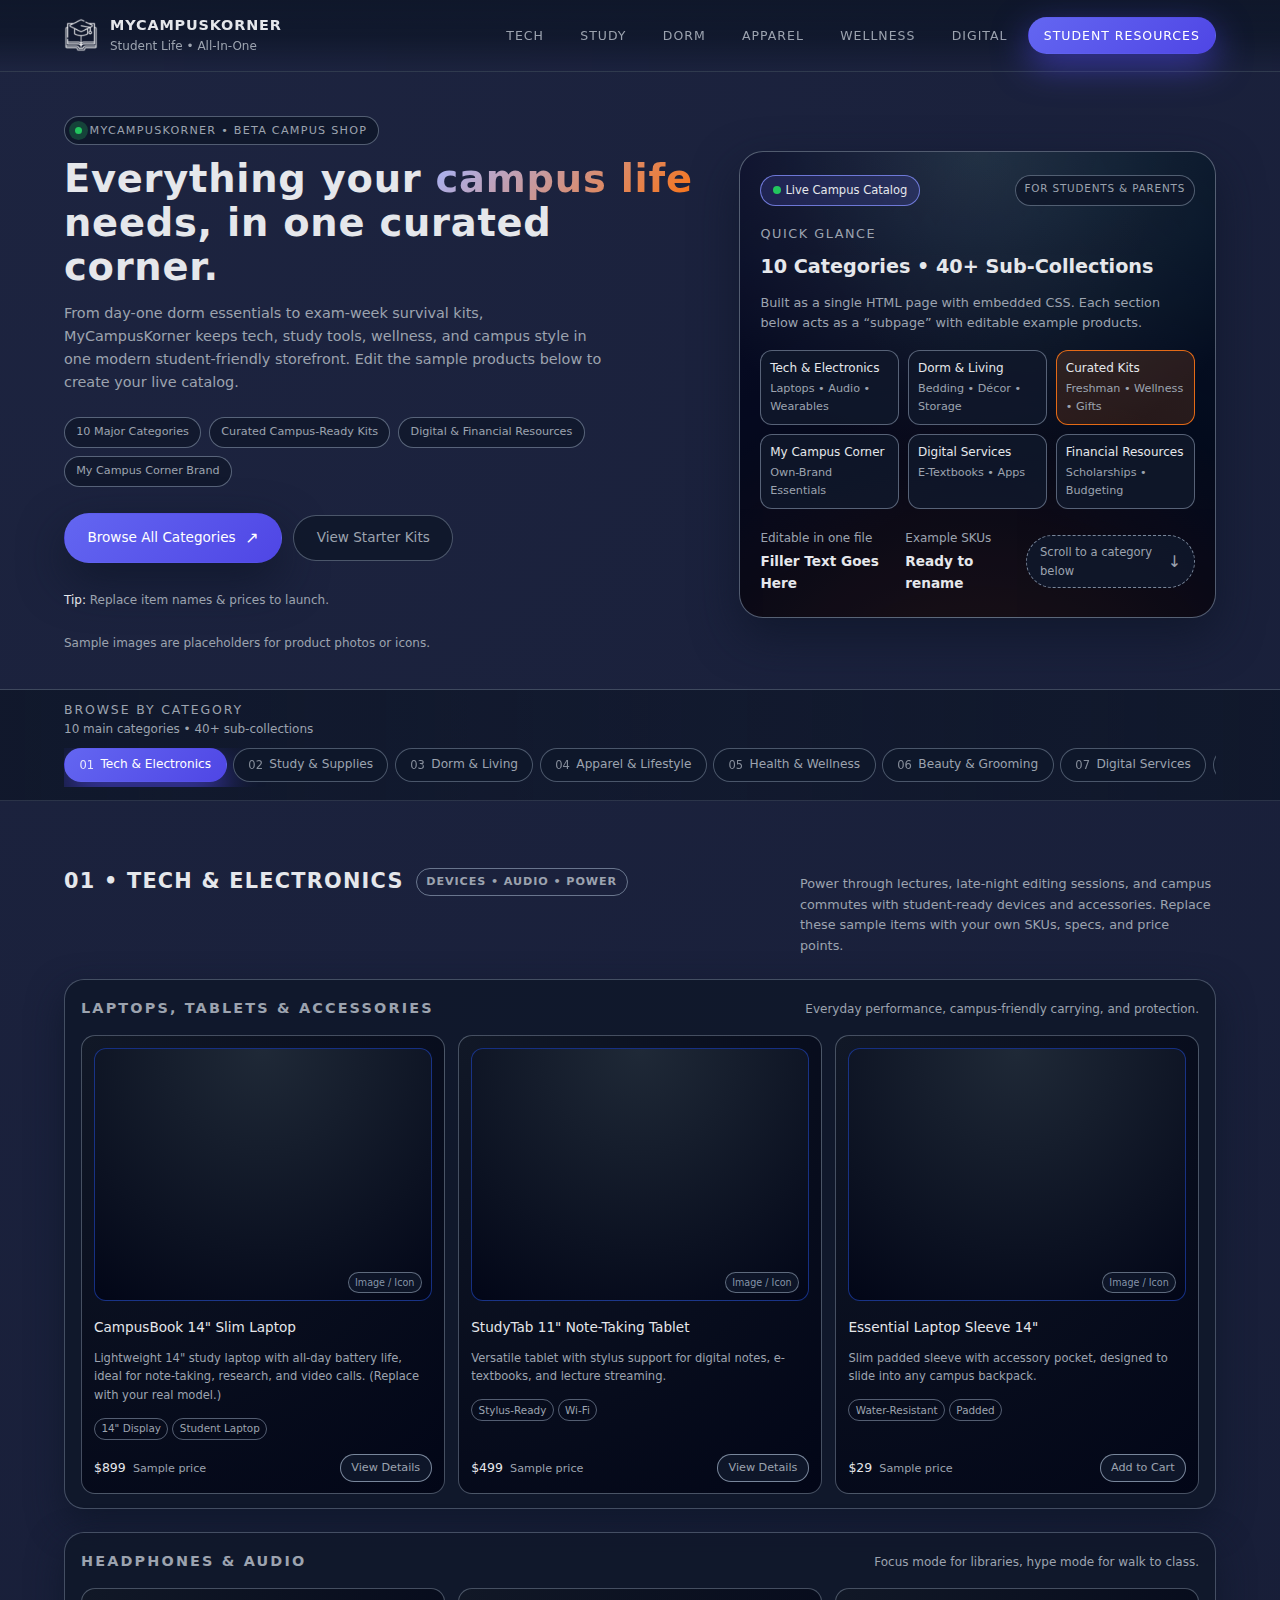
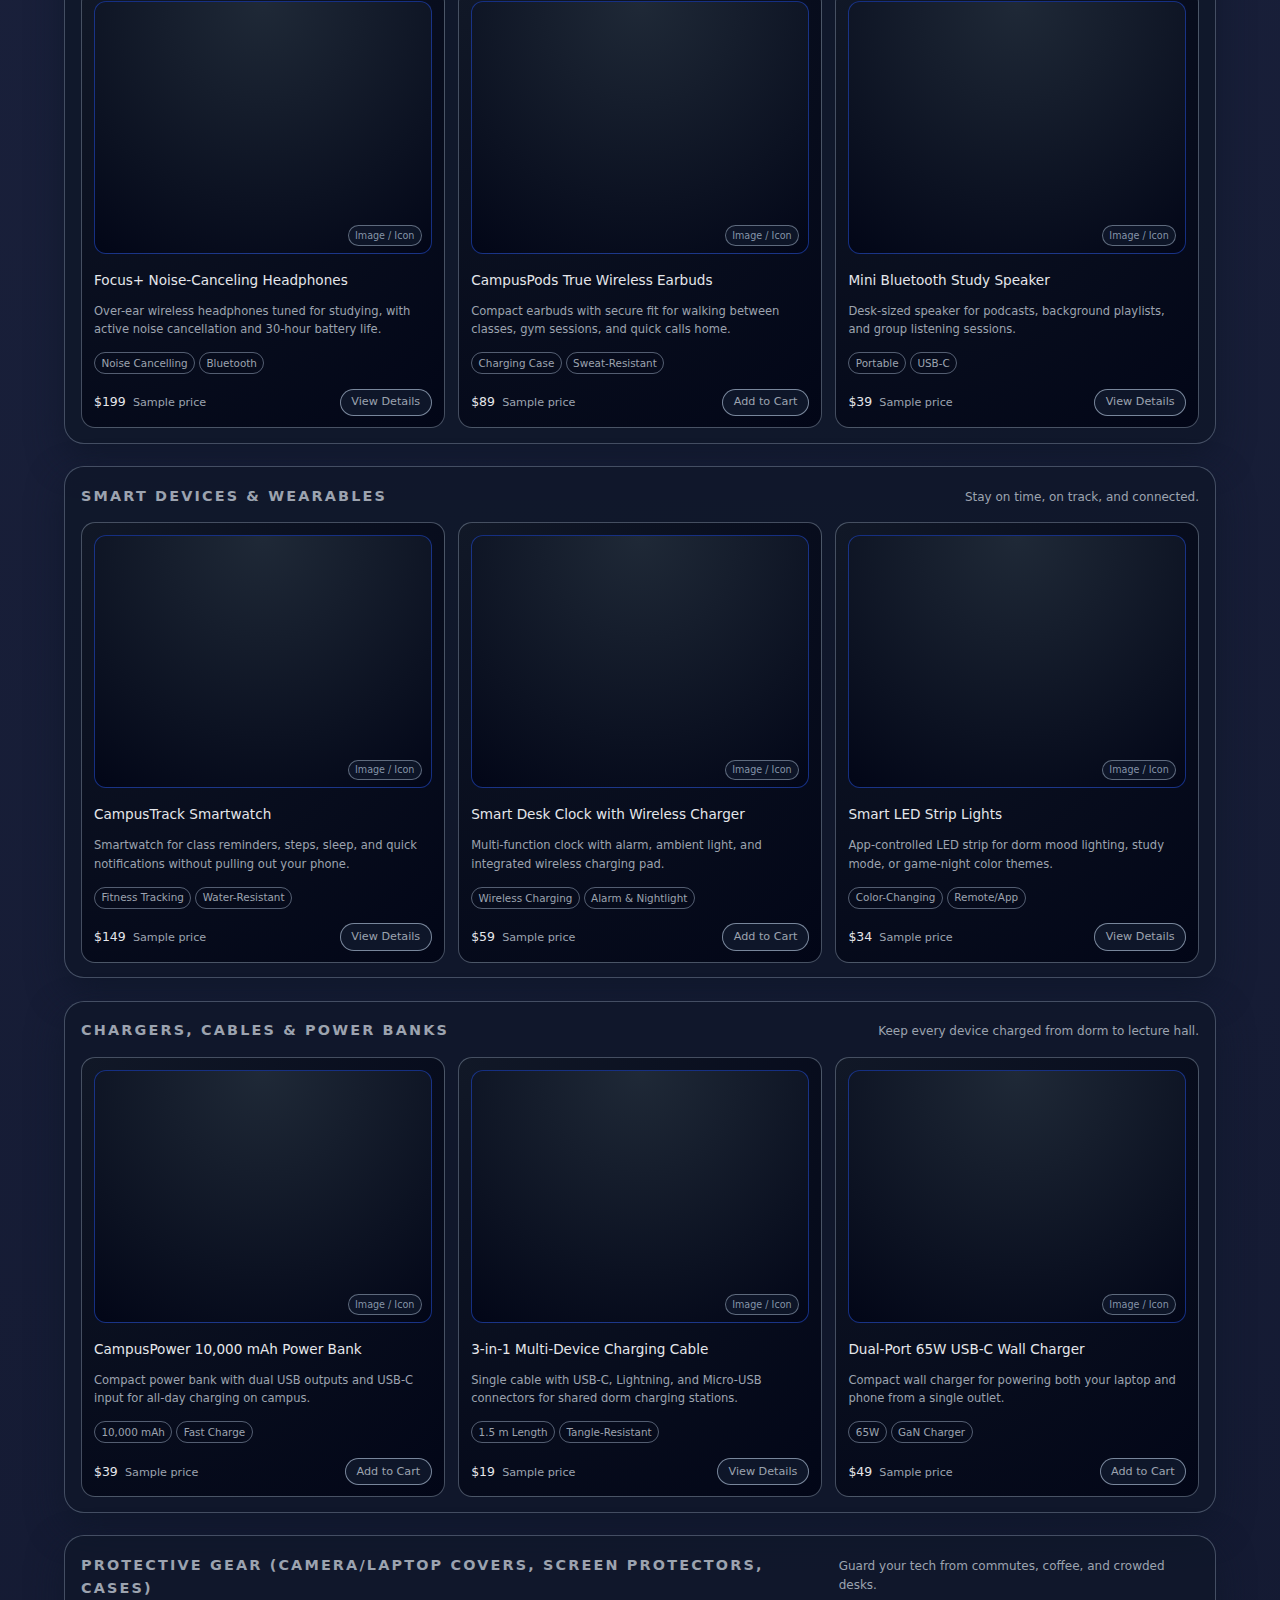
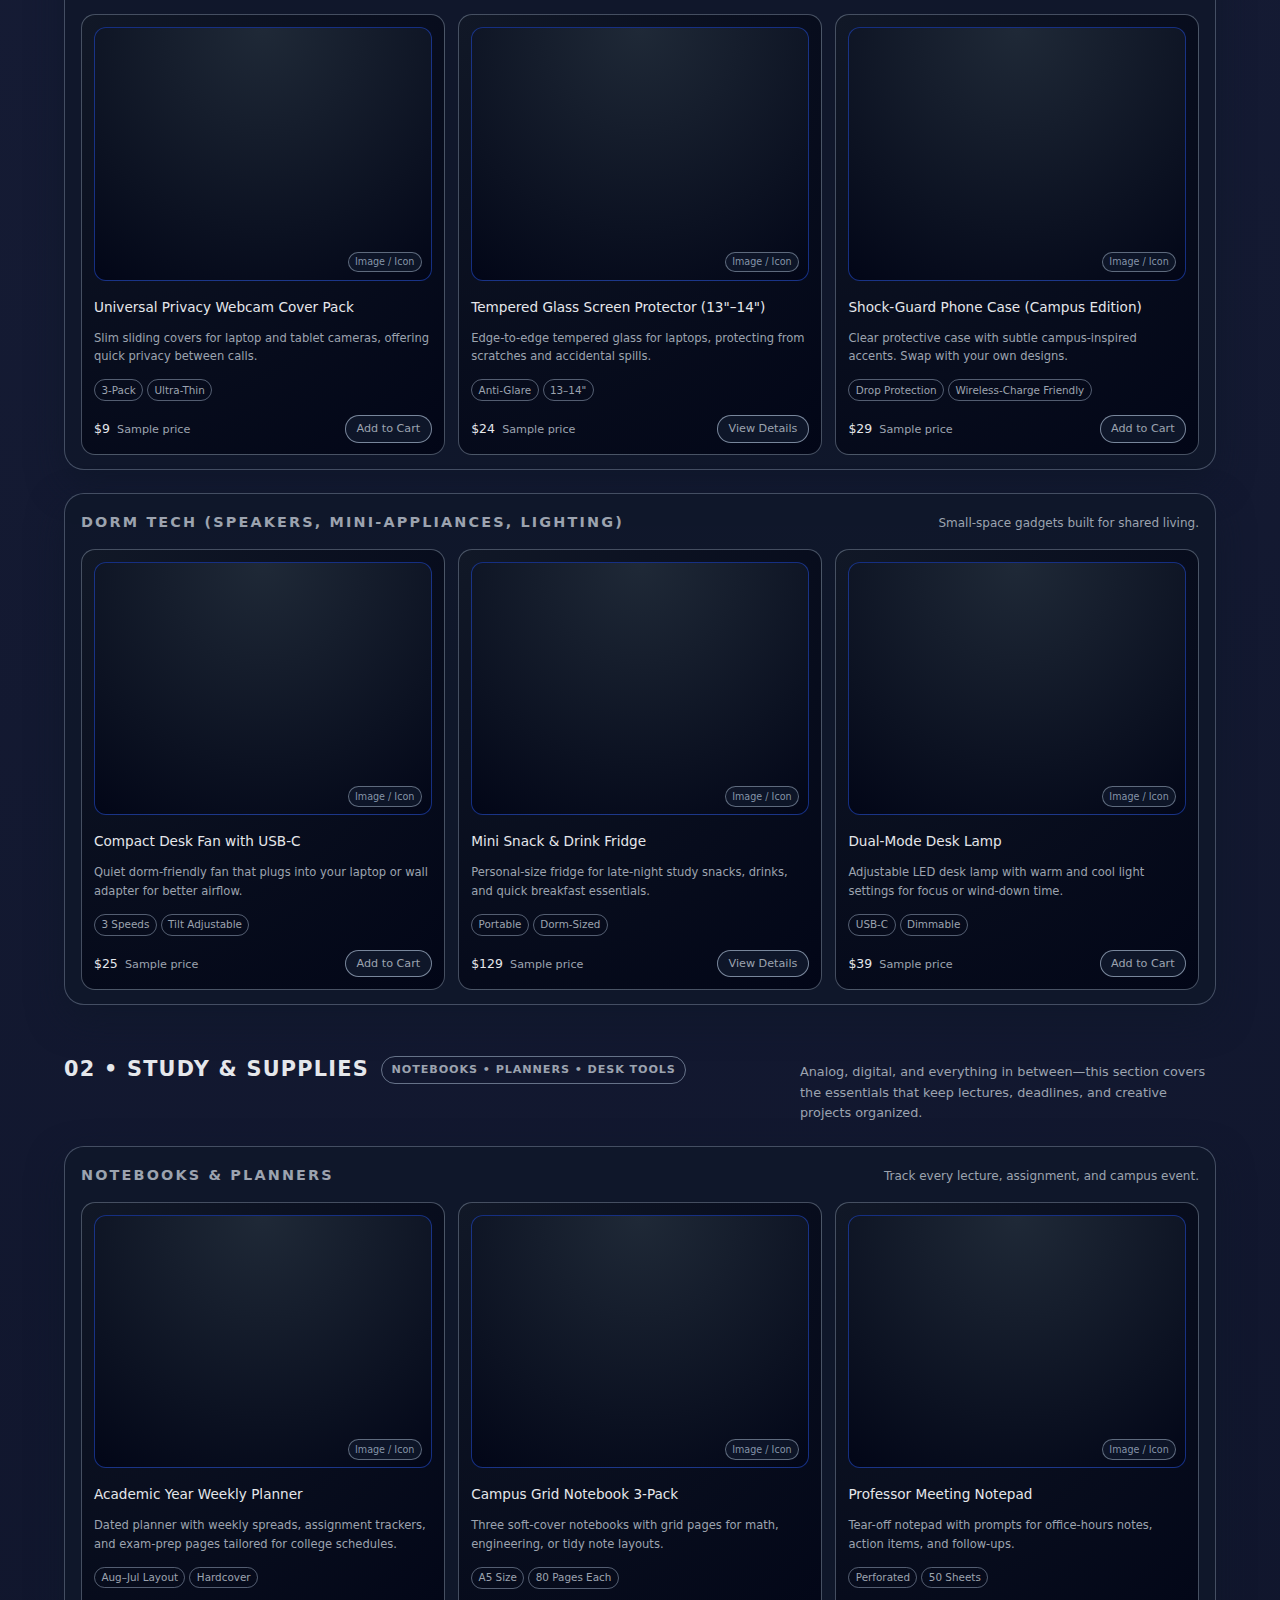
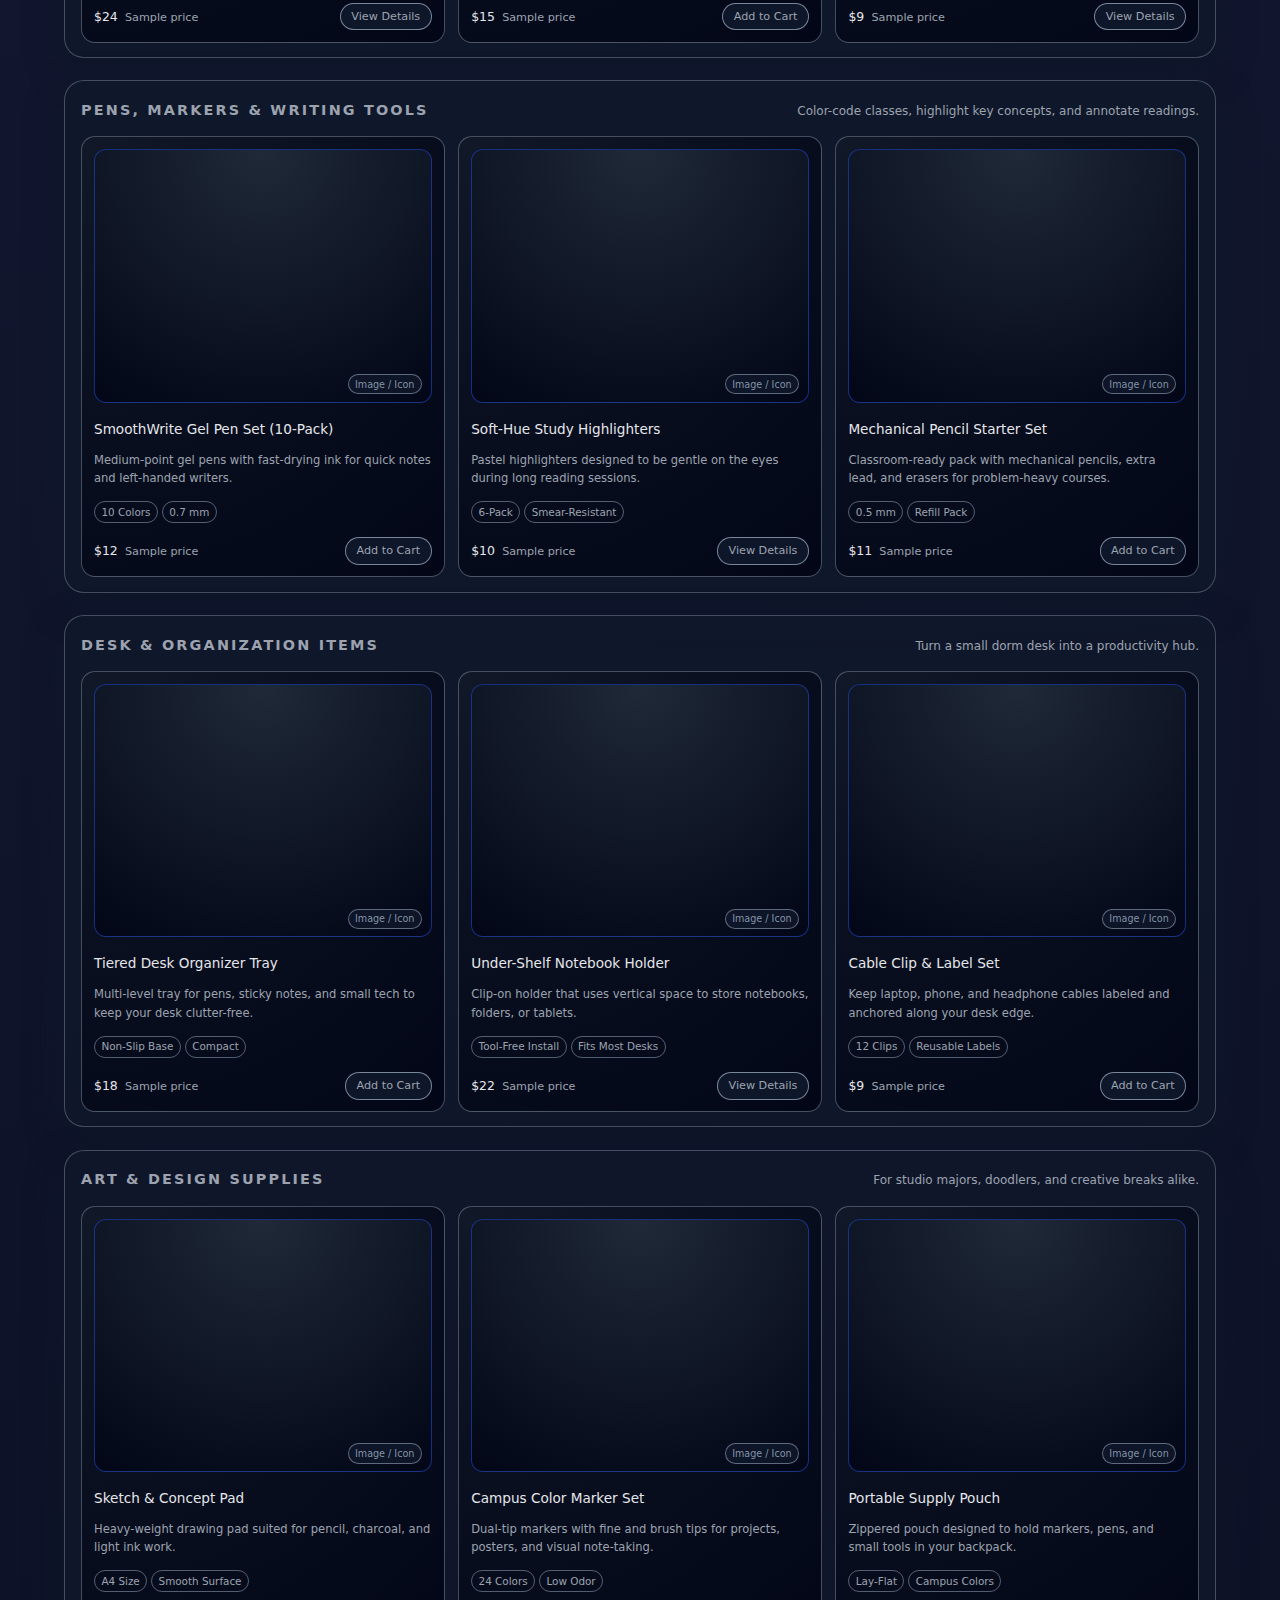
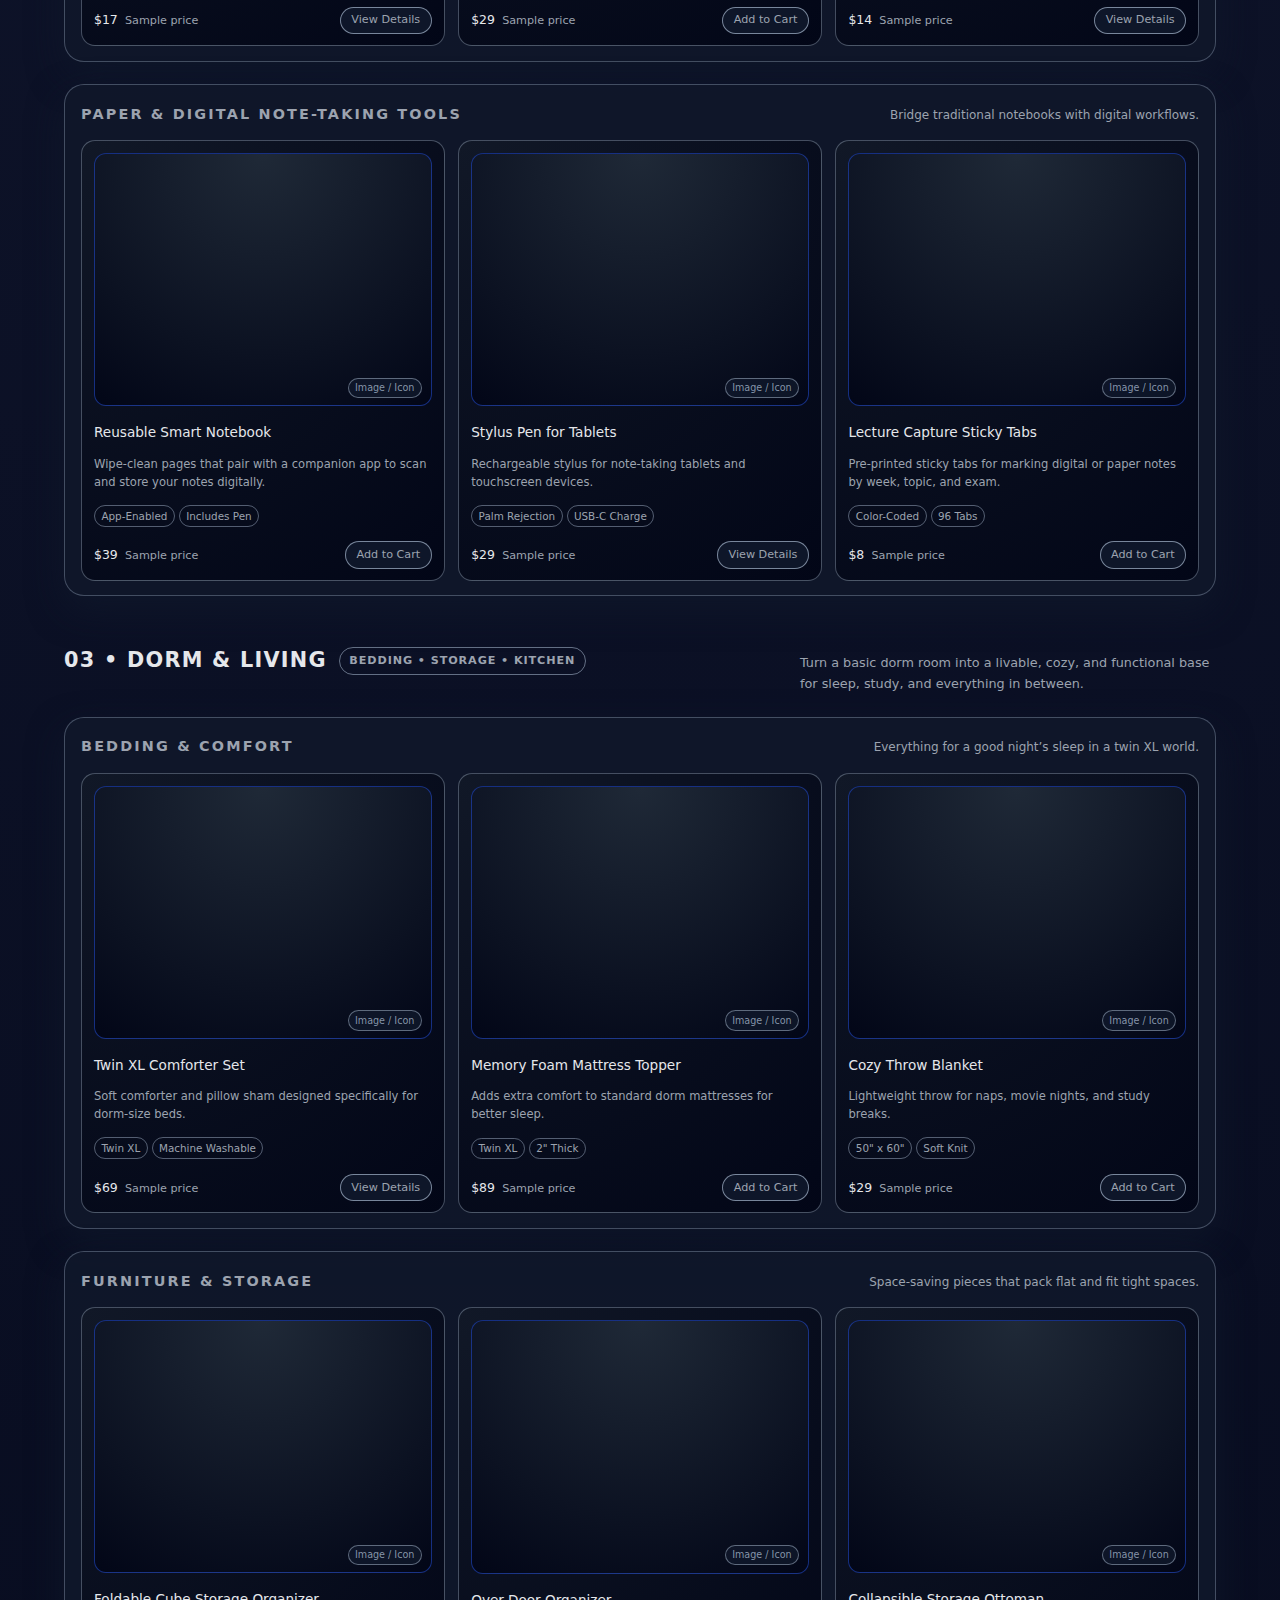
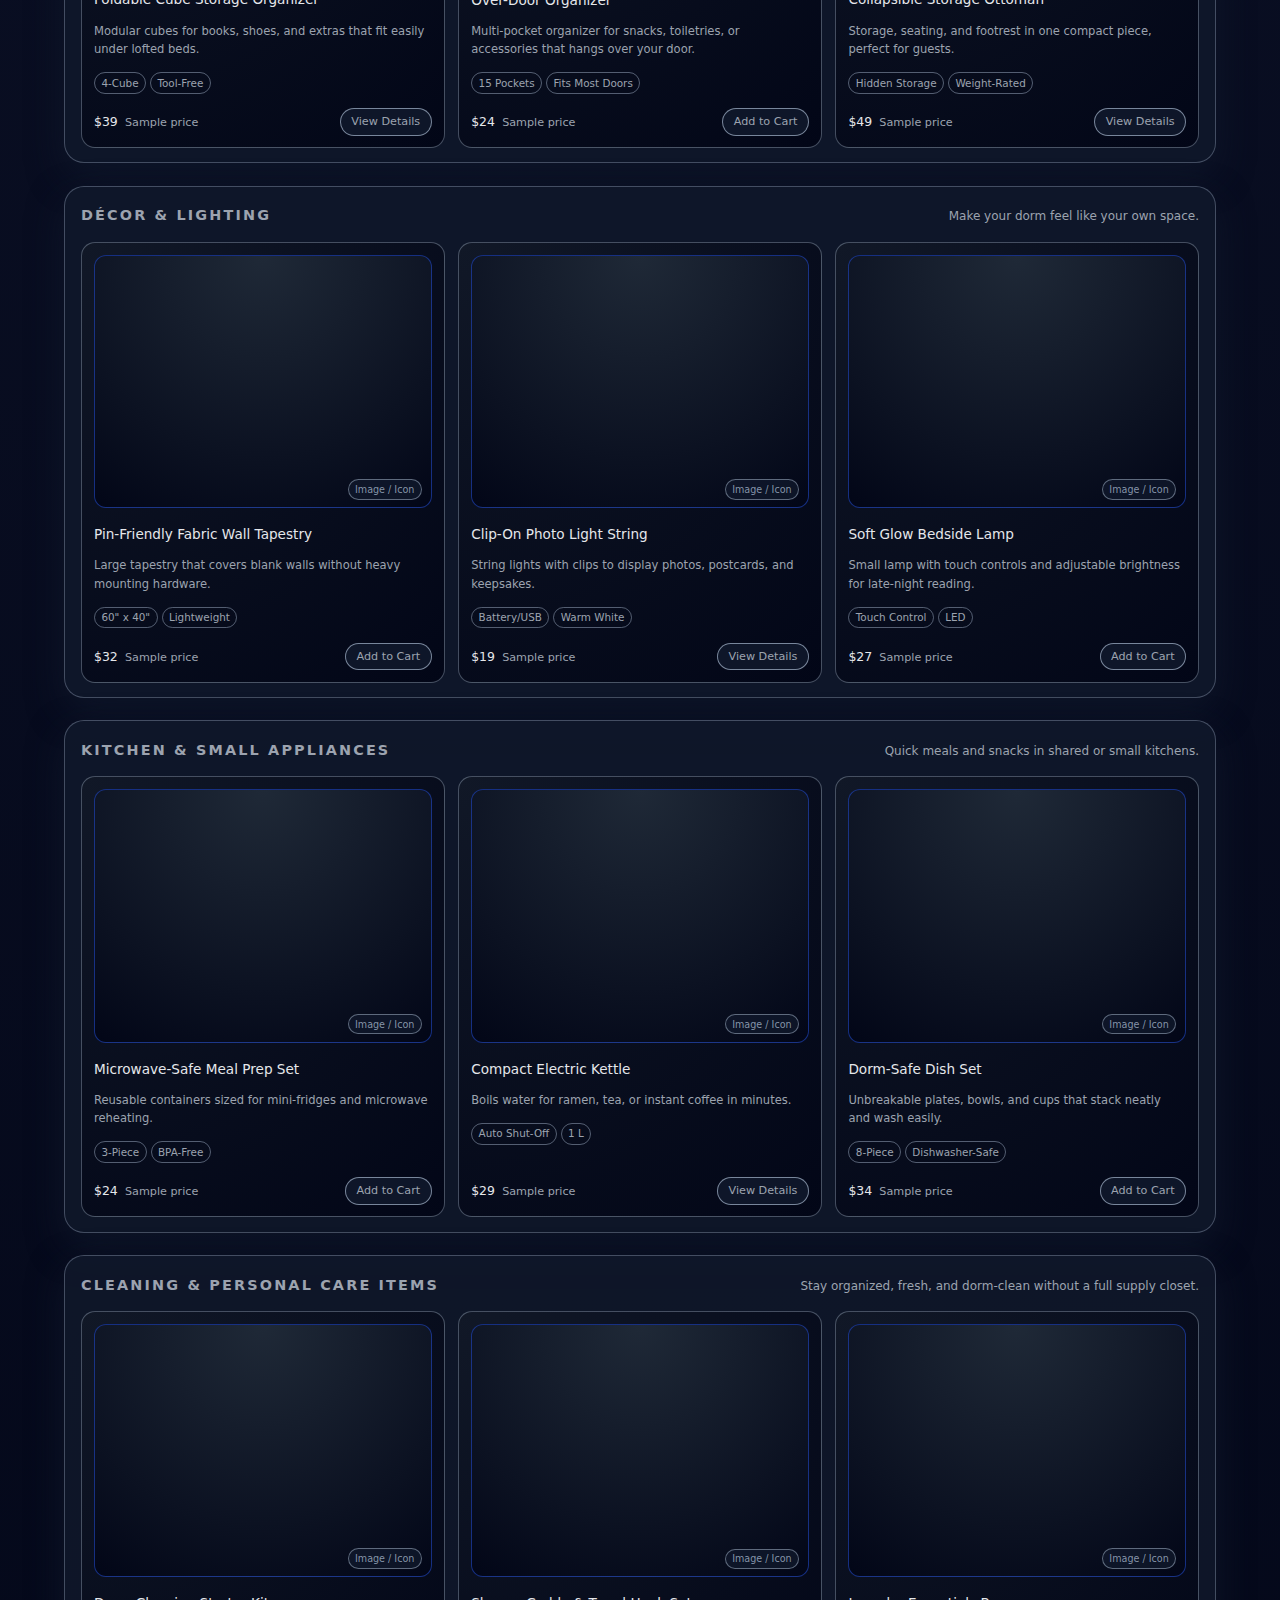
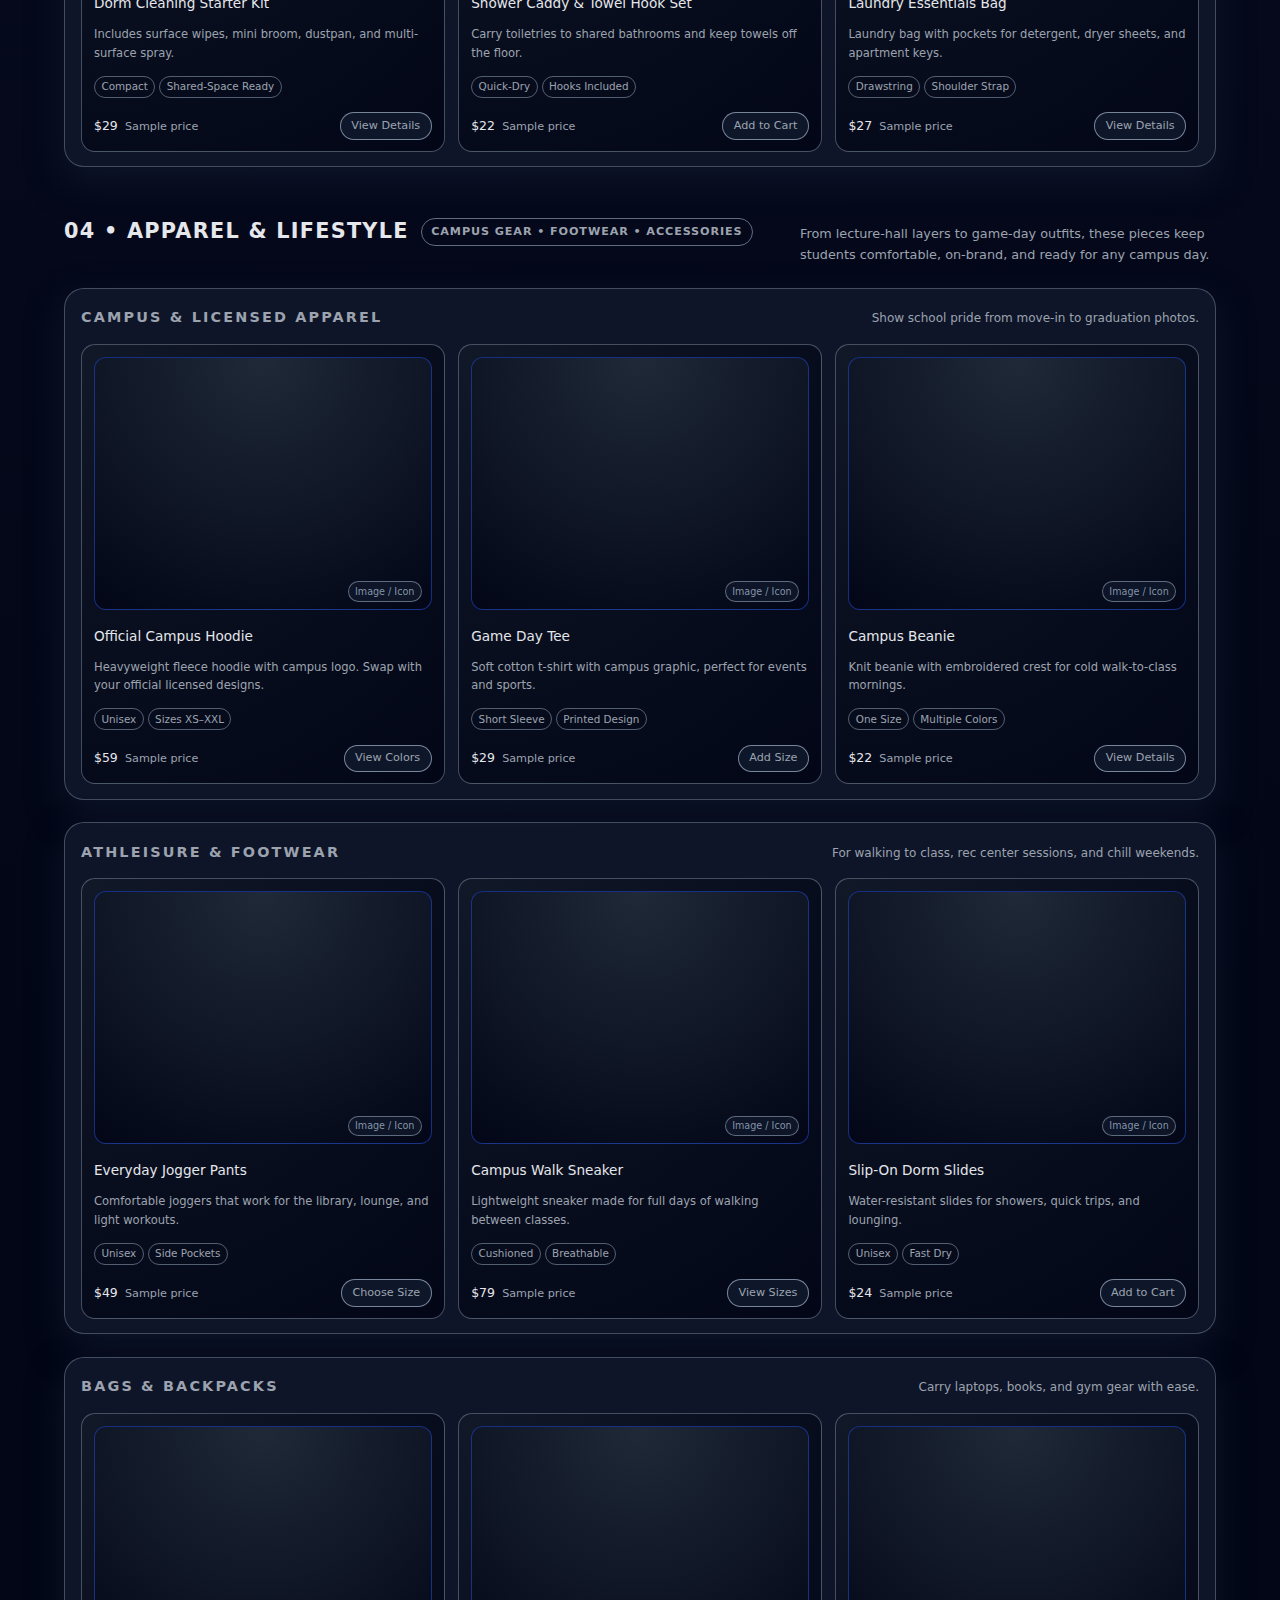
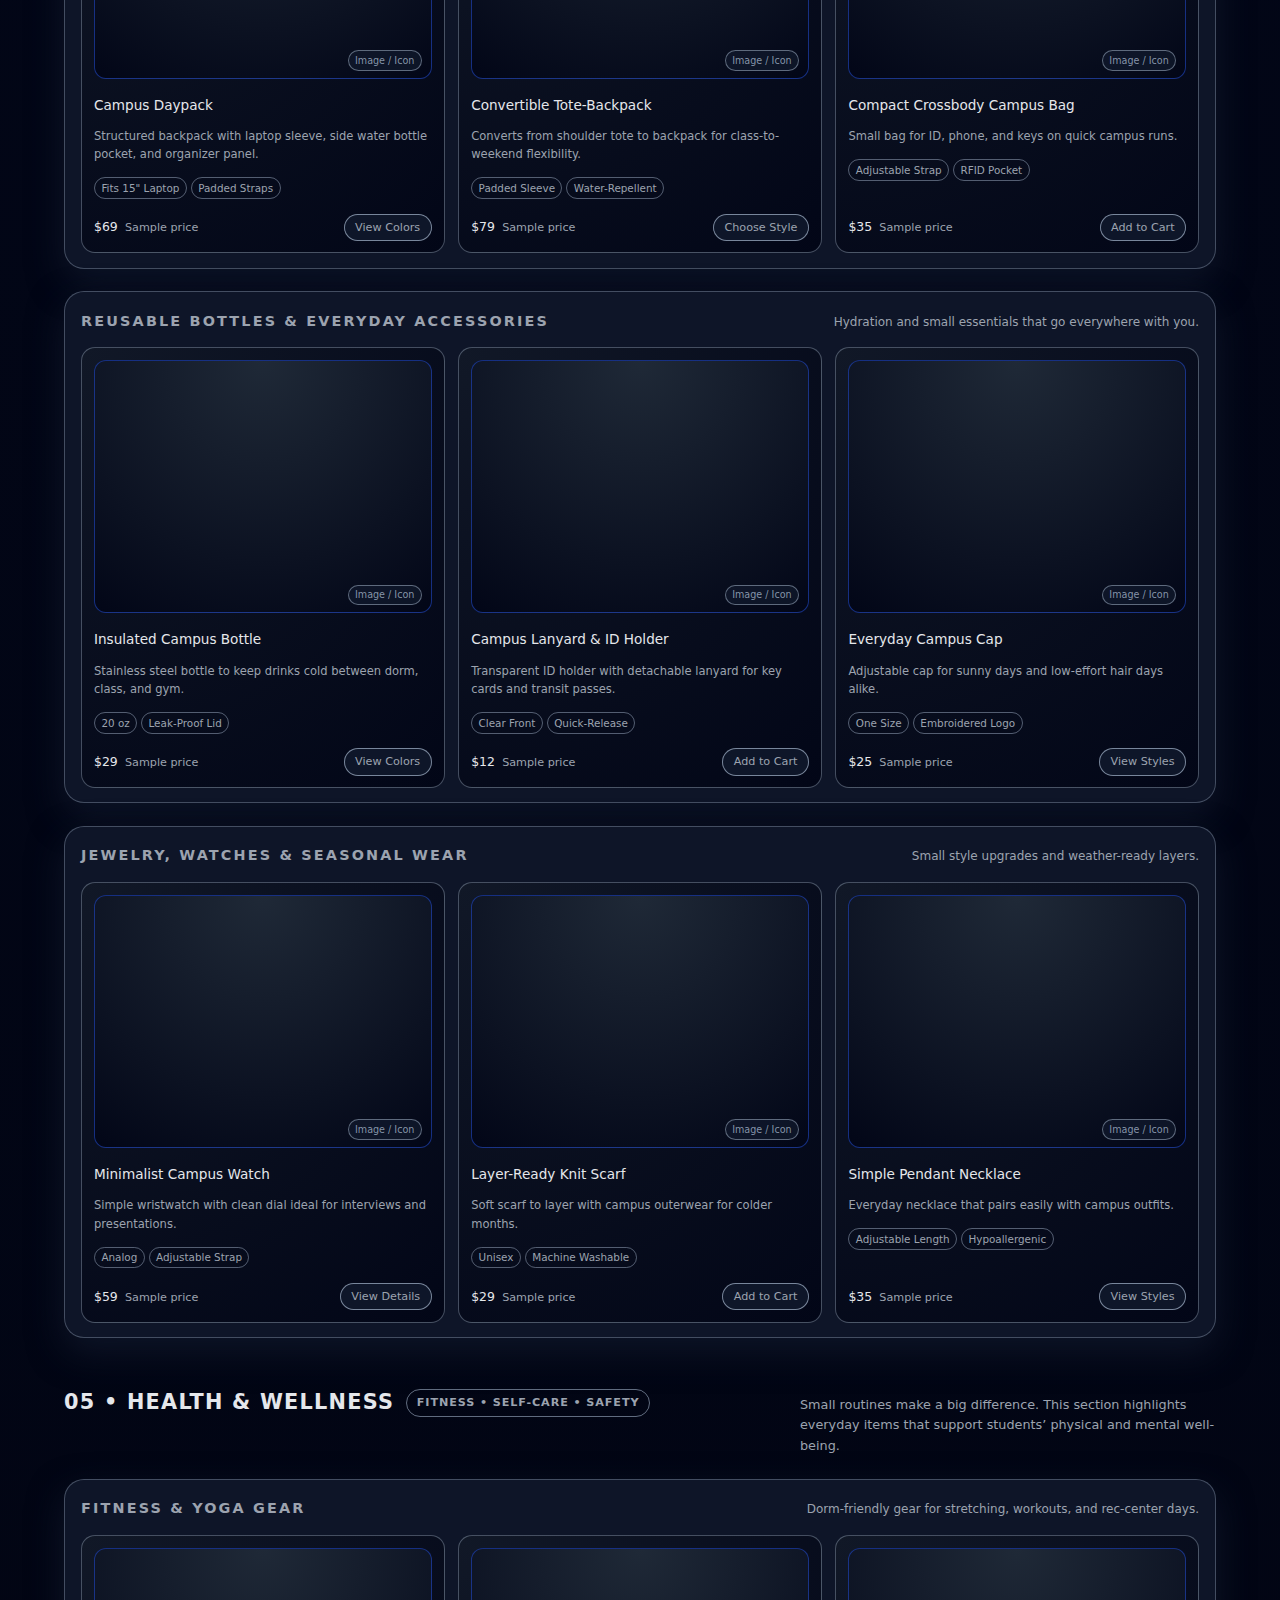
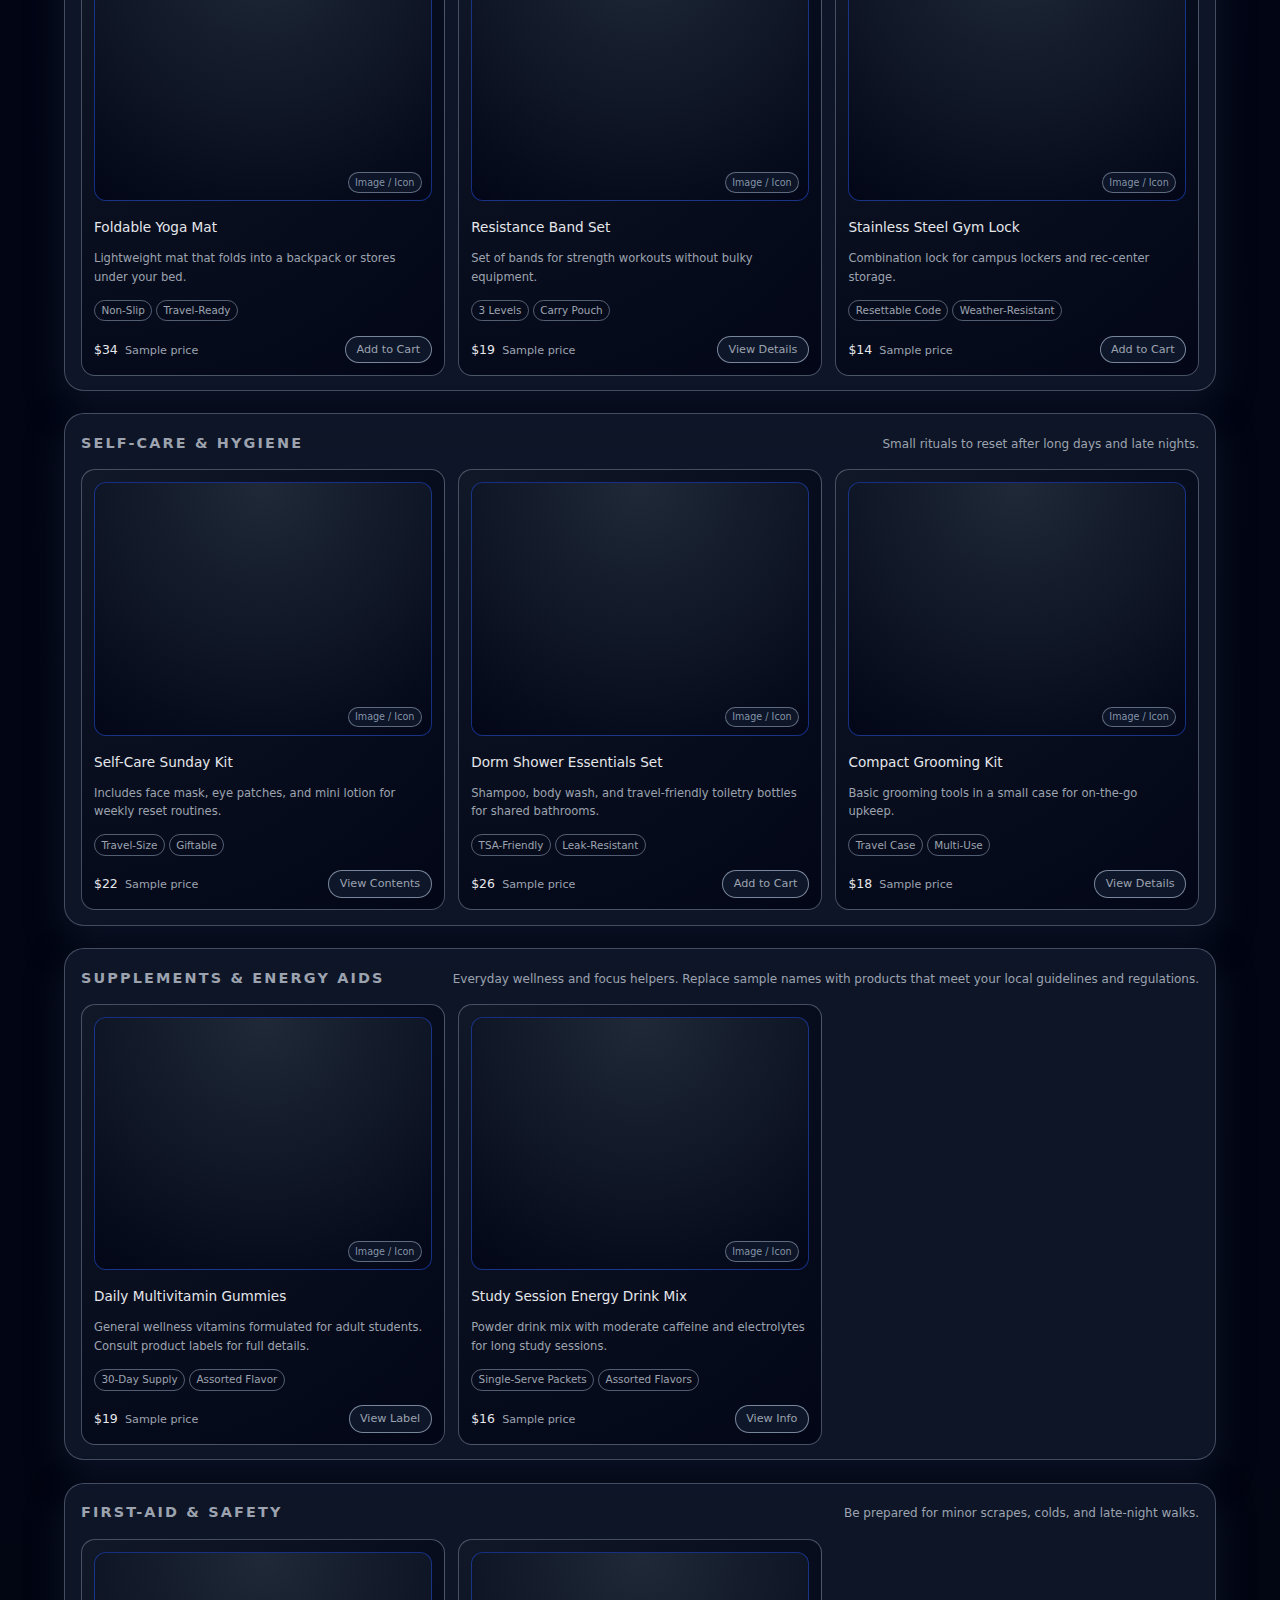
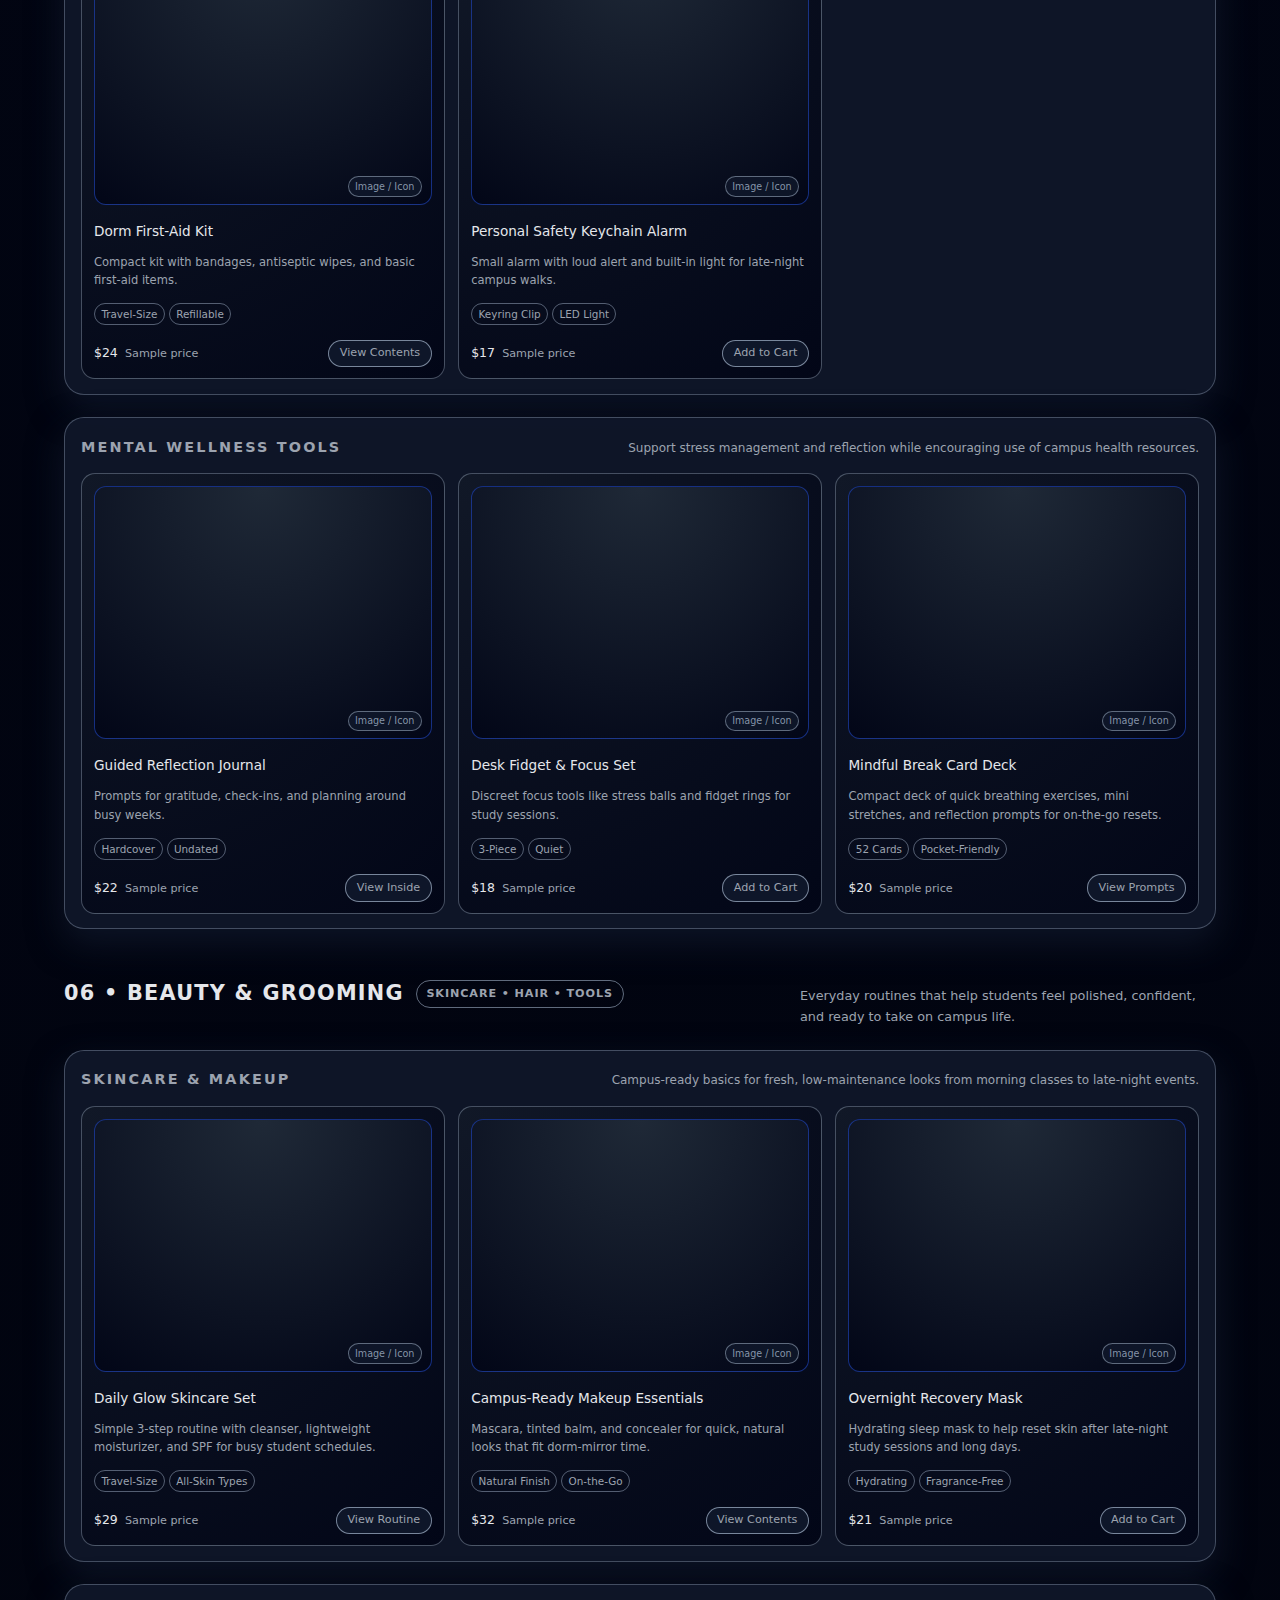
<file: index-darkblue.html>
<!DOCTYPE html>
<html lang="en">
<head>
  <meta charset="UTF-8" />
  <title>MyCampusKorner | Student Life Marketplace</title>
  <meta name="viewport" content="width=device-width, initial-scale=1" />
  <style>
    :root {
      --bg: #050816;
      --bg-elevated: #0f172a;
      --bg-soft: #111827;
      --accent: #6366f1;
      --accent-soft: rgba(99, 102, 241, 0.18);
      --accent-strong: #4f46e5;
      --accent-alt: #22c55e;
      --accent-warm: #f97316;
      --accent-soft-warm: rgba(249, 115, 22, 0.15);
      --text: #e5e7eb;
      --text-soft: #9ca3af;
      --border-subtle: rgba(148, 163, 184, 0.35);
      --radius-lg: 20px;
      --radius-md: 14px;
      --radius-pill: 999px;
      --shadow-soft: 0 18px 45px rgba(15, 23, 42, 0.8);
      --shadow-subtle: 0 12px 32px rgba(15, 23, 42, 0.65);
      --transition-fast: 180ms ease-out;
      --transition-med: 220ms ease-out;
      --nav-h: 72px;
      --section-max-w: 1200px;
    }

    * {
      box-sizing: border-box;
      margin: 0;
      padding: 0;
    }

    body {
      font-family: system-ui, -apple-system, BlinkMacSystemFont, "SF Pro Text",
        "Segoe UI", sans-serif;
      background: radial-gradient(circle at top left, #1d2440 0, #020617 40%, #000 100%);
      color: var(--text);
      line-height: 1.6;
      -webkit-font-smoothing: antialiased;
      scroll-behavior: smooth;
    }

    a {
      color: inherit;
      text-decoration: none;
    }

    img {
      max-width: 100%;
      display: block;
    }

    /* Layout Shell */

    .page-shell {
      min-height: 100vh;
      color: var(--text);
    }

    .content-width {
      max-width: var(--section-max-w);
      margin: 0 auto;
      padding: 0 1.5rem;
    }

    header {
      position: sticky;
      top: 0;
      z-index: 50;
      backdrop-filter: blur(28px);
      background: linear-gradient(
        to bottom,
        rgba(15, 23, 42, 0.96),
        rgba(15, 23, 42, 0.84),
        transparent
      );
      border-bottom: 1px solid rgba(148, 163, 184, 0.25);
      height: var(--nav-h);
    }

    .nav-bar {
      max-width: var(--section-max-w);
      margin: 0 auto;
      height: 100%;
      display: flex;
      align-items: center;
      justify-content: space-between;
      gap: 1.5rem;
      padding: 0 1.5rem;
    }

    .logo-lockup {
      display: flex;
      align-items: center;
      gap: 0.75rem;
    }

     /* NEW: logo uses local image logo.png */
    .logo-mark {
      width: 34px;
      height: 34px;
      border-radius: 0;
      background-image: url("logo1.png");
      background-size: contain;
      background-repeat: no-repeat;
      background-position: left center;
      position: relative;
      overflow: visible;
      box-shadow: none;
    }

    .logo-mark::after {
      content: none;
    }

    .logo-initials {
      display: none;
    }

    .logo-text-main {
      font-weight: 700;
      letter-spacing: 0.06em;
      text-transform: uppercase;
      font-size: 0.9rem;
    }

    .logo-text-sub {
      font-size: 0.75rem;
      color: var(--text-soft);
    }

    .nav-links {
      display: flex;
      align-items: center;
      gap: 0.25rem;
    }

    .nav-link {
      padding: 0.5rem 0.95rem;
      border-radius: 999px;
      font-size: 0.78rem;
      text-transform: uppercase;
      letter-spacing: 0.08em;
      border: 1px solid transparent;
      color: var(--text-soft);
      cursor: pointer;
      background: transparent;
      transition: background var(--transition-fast),
        color var(--transition-fast),
        border-color var(--transition-fast),
        transform var(--transition-fast),
        box-shadow var(--transition-fast);
      white-space: nowrap;
    }

    .nav-link:hover {
      background: rgba(15, 23, 42, 0.9);
      border-color: rgba(148, 163, 184, 0.6);
      color: var(--text);
      transform: translateY(-1px);
      box-shadow: 0 9px 22px rgba(15, 23, 42, 0.6);
    }

    .nav-link--primary {
      background: linear-gradient(135deg, var(--accent), var(--accent-strong));
      color: white;
      border-color: transparent;
      box-shadow: 0 12px 35px rgba(79, 70, 229, 0.6);
    }

    .nav-link--primary:hover {
      transform: translateY(-1px) translateX(0.5px) scale(1.01);
      box-shadow: 0 18px 45px rgba(55, 48, 163, 0.8);
    }

    .nav-slim-cta {
      display: none;
    }

    /* Hero */

    .hero {
      padding: 2.75rem 0 2.25rem;
    }

    .hero-grid {
      display: grid;
      grid-template-columns: minmax(0, 1.35fr) minmax(0, 1fr);
      gap: 2rem;
      align-items: center;
    }

    .eyebrow {
      display: inline-flex;
      align-items: center;
      gap: 0.45rem;
      padding: 0.28rem 0.65rem;
      border-radius: 999px;
      background: rgba(15, 23, 42, 0.9);
      border: 1px solid rgba(148, 163, 184, 0.5);
      color: var(--text-soft);
      font-size: 0.7rem;
      text-transform: uppercase;
      letter-spacing: 0.11em;
      margin-bottom: 0.75rem;
    }

    .eyebrow-dot {
      width: 7px;
      height: 7px;
      border-radius: 50%;
      background: var(--accent-alt);
      box-shadow: 0 0 0 6px rgba(34, 197, 94, 0.25);
    }

    .hero-title {
      font-size: clamp(2.15rem, 3vw, 2.8rem);
      line-height: 1.15;
      letter-spacing: 0.02em;
      margin-bottom: 0.8rem;
    }

    .hero-title span.gradient {
      background: linear-gradient(135deg, #a5b4fc, #f97316);
      -webkit-background-clip: text;
      color: transparent;
    }

    .hero-subtitle {
      color: var(--text-soft);
      font-size: 0.9rem;
      max-width: 34rem;
      margin-bottom: 1.4rem;
    }

    .hero-chips {
      display: flex;
      flex-wrap: wrap;
      gap: 0.5rem;
      margin-bottom: 1.6rem;
    }

    .hero-chip {
      font-size: 0.7rem;
      padding: 0.35rem 0.7rem;
      border-radius: 999px;
      border: 1px solid rgba(148, 163, 184, 0.55);
      color: var(--text-soft);
      background: rgba(15, 23, 42, 0.75);
    }

    .hero-actions {
      display: flex;
      flex-wrap: wrap;
      gap: 0.7rem;
      align-items: center;
      margin-bottom: 1.75rem;
    }

    .btn {
      border-radius: var(--radius-pill);
      padding: 0.7rem 1.4rem;
      border: 1px solid transparent;
      font-size: 0.85rem;
      font-weight: 500;
      cursor: pointer;
      display: inline-flex;
      align-items: center;
      gap: 0.6rem;
      transition: background var(--transition-med),
        border-color var(--transition-med),
        transform var(--transition-med),
        box-shadow var(--transition-med),
        color var(--transition-med);
    }

    .btn-primary {
      background: linear-gradient(135deg, var(--accent), var(--accent-strong));
      color: white;
      box-shadow: var(--shadow-soft);
    }

    .btn-primary:hover {
      transform: translateY(-1px) scale(1.01);
      box-shadow: 0 22px 55px rgba(79, 70, 229, 0.85);
    }

    .btn-ghost {
      background: rgba(15, 23, 42, 0.9);
      border-color: rgba(148, 163, 184, 0.45);
      color: var(--text-soft);
    }

    .btn-ghost:hover {
      background: rgba(15, 23, 42, 1);
      border-color: rgba(148, 163, 184, 0.85);
      color: var(--text);
      transform: translateY(-1px);
      box-shadow: 0 16px 40px rgba(15, 23, 42, 0.85);
    }

    .btn-icon {
      font-size: 1rem;
    }

    .hero-footnote {
      font-size: 0.75rem;
      color: var(--text-soft);
      display: flex;
      flex-wrap: wrap;
      gap: 1.5rem;
    }

    .hero-footnote strong {
      color: #e5e7eb;
      font-weight: 500;
    }

    /* Hero right side */

    .hero-card {
      border-radius: 24px;
      padding: 1.4rem 1.25rem;
      background: radial-gradient(circle at top, #1f2937 0, #020617 60%);
      border: 1px solid rgba(148, 163, 184, 0.55);
      box-shadow: var(--shadow-soft);
      position: relative;
      overflow: hidden;
    }

    .hero-card::before {
      content: "";
      position: absolute;
      inset: -40%;
      background:
        radial-gradient(circle at 0 0, rgba(99, 102, 241, 0.18), transparent 55%),
        radial-gradient(circle at 100% 0, rgba(56, 189, 248, 0.16), transparent 55%),
        radial-gradient(circle at 50% 100%, rgba(249, 115, 22, 0.18), transparent 45%);
      opacity: 0.8;
      pointer-events: none;
    }

    .hero-card-inner {
      position: relative;
      z-index: 1;
    }

    .pill-row {
      display: flex;
      justify-content: space-between;
      gap: 0.5rem;
      margin-bottom: 1.1rem;
      font-size: 0.72rem;
    }

    .pill {
      padding: 0.35rem 0.7rem;
      border-radius: 999px;
      background: rgba(15, 23, 42, 0.85);
      border: 1px solid rgba(148, 163, 184, 0.5);
      display: inline-flex;
      align-items: center;
      gap: 0.3rem;
      color: var(--text-soft);
    }

    .pill-accent {
      background: var(--accent-soft);
      border-color: rgba(129, 140, 248, 0.8);
      color: #e5e7eb;
    }

    .pill-dot {
      width: 8px;
      height: 8px;
      border-radius: 999px;
      background: var(--accent-alt);
    }

    .pill-badge {
      font-size: 0.65rem;
      padding: 0.25rem 0.55rem;
      border-radius: 999px;
      border: 1px solid rgba(148, 163, 184, 0.5);
      background: rgba(15, 23, 42, 0.85);
      color: var(--text-soft);
      text-transform: uppercase;
      letter-spacing: 0.08em;
    }

    .mini-title {
      font-size: 0.8rem;
      letter-spacing: 0.12em;
      text-transform: uppercase;
      color: var(--text-soft);
      margin-bottom: 0.5rem;
    }

    .hero-card-heading {
      font-size: 1.2rem;
      margin-bottom: 0.6rem;
    }

    .hero-card-sub {
      font-size: 0.8rem;
      color: var(--text-soft);
      margin-bottom: 1rem;
    }

    .category-strip {
      display: grid;
      grid-template-columns: repeat(3, minmax(0, 1fr));
      gap: 0.55rem;
      margin-bottom: 1.25rem;
    }

    .category-pill {
      padding: 0.5rem 0.55rem;
      border-radius: 12px;
      background: rgba(15, 23, 42, 0.9);
      border: 1px solid rgba(148, 163, 184, 0.55);
      font-size: 0.75rem;
      display: flex;
      flex-direction: column;
      gap: 0.15rem;
    }

    .category-pill span.label {
      color: #e5e7eb;
    }

    .category-pill span.meta {
      font-size: 0.7rem;
      color: var(--text-soft);
    }

    .category-pill--highlight {
      background: var(--accent-soft-warm);
      border-color: rgba(249, 115, 22, 0.9);
    }

    .hero-card-footer {
      display: flex;
      justify-content: space-between;
      align-items: center;
      gap: 0.75rem;
      font-size: 0.75rem;
    }

    .hero-card-stat {
      display: flex;
      flex-direction: column;
      gap: 0.15rem;
      color: var(--text-soft);
    }

    .hero-card-stat strong {
      font-size: 0.85rem;
      color: #e5e7eb;
    }

    .hero-card-cta {
      padding: 0.45rem 0.8rem;
      border-radius: 999px;
      border: 1px dashed rgba(148, 163, 184, 0.8);
      font-size: 0.72rem;
      display: inline-flex;
      align-items: center;
      gap: 0.4rem;
      background: rgba(15, 23, 42, 0.9);
      color: var(--text-soft);
    }

    /* Category Navigation */

    .category-nav-shell {
      border-top: 1px solid rgba(148, 163, 184, 0.35);
      border-bottom: 1px solid rgba(148, 163, 184, 0.2);
      margin-bottom: 2rem;
      background: linear-gradient(
        to right,
        rgba(15, 23, 42, 0.9),
        rgba(15, 23, 42, 0.75),
        rgba(15, 23, 42, 0.9)
      );
    }

    .category-nav {
      max-width: var(--section-max-w);
      margin: 0 auto;
      padding: 0.65rem 1.5rem 0.8rem;
      display: flex;
      flex-direction: column;
      gap: 0.55rem;
    }

    .category-nav-top {
      display: flex;
      align-items: center;
      justify-content: space-between;
      gap: 0.75rem;
    }

    .category-nav-label {
      font-size: 0.78rem;
      text-transform: uppercase;
      letter-spacing: 0.15em;
      color: var(--text-soft);
    }

    .category-nav-count {
      font-size: 0.75rem;
      color: var(--text-soft);
    }

    .category-pill-row {
      display: flex;
      gap: 0.4rem;
      overflow-x: auto;
      padding-bottom: 0.35rem;
      scrollbar-width: thin;
      scrollbar-color: rgba(148, 163, 184, 0.45) transparent;
    }

    .category-pill-row::-webkit-scrollbar {
      height: 4px;
    }

    .category-pill-row::-webkit-scrollbar-track {
      background: transparent;
    }

    .category-pill-row::-webkit-scrollbar-thumb {
      background: rgba(148, 163, 184, 0.45);
      border-radius: 999px;
    }

    .cat-nav-pill {
      flex: 0 0 auto;
      border-radius: 999px;
      border: 1px solid rgba(148, 163, 184, 0.45);
      padding: 0.38rem 0.9rem;
      font-size: 0.76rem;
      display: inline-flex;
      align-items: center;
      gap: 0.4rem;
      color: var(--text-soft);
      background: rgba(15, 23, 42, 0.95);
      transition: background var(--transition-fast),
        color var(--transition-fast),
        border-color var(--transition-fast),
        transform var(--transition-fast),
        box-shadow var(--transition-fast);
      cursor: pointer;
      white-space: nowrap;
    }

    .cat-nav-pill span.index {
      font-size: 0.72rem;
      opacity: 0.85;
    }

    .cat-nav-pill:hover {
      background: rgba(15, 23, 42, 1);
      border-color: rgba(129, 140, 248, 0.85);
      color: #e5e7eb;
      transform: translateY(-1px);
      box-shadow: 0 11px 28px rgba(15, 23, 42, 0.9);
    }

    .cat-nav-pill--primary {
      background: linear-gradient(135deg, var(--accent), var(--accent-strong));
      color: white;
      border-color: transparent;
      box-shadow: 0 14px 35px rgba(79, 70, 229, 0.75);
    }

    /* Sections and Product Grid */

    main {
      padding-bottom: 3rem;
    }

    section.category-section {
      padding: 2rem 0 1rem;
      scroll-margin-top: calc(var(--nav-h) + 60px);
    }

    .section-header {
      margin-bottom: 1.1rem;
      display: flex;
      flex-wrap: wrap;
      justify-content: space-between;
      gap: 0.75rem;
      align-items: baseline;
    }

    .section-title {
      font-size: 1.3rem;
      letter-spacing: 0.06em;
      text-transform: uppercase;
      display: flex;
      align-items: center;
      gap: 0.75rem;
    }

    .section-title-badge {
      font-size: 0.7rem;
      padding: 0.25rem 0.6rem;
      border-radius: 999px;
      border: 1px solid rgba(148, 163, 184, 0.65);
      color: var(--text-soft);
      text-transform: uppercase;
      letter-spacing: 0.08em;
    }

    .section-kicker {
      font-size: 0.8rem;
      color: var(--text-soft);
      max-width: 26rem;
    }

    .section-tag-row {
      display: flex;
      flex-wrap: wrap;
      gap: 0.5rem;
      margin-top: 0.4rem;
    }

    .tag {
      padding: 0.2rem 0.6rem;
      border-radius: 999px;
      border: 1px solid rgba(148, 163, 184, 0.4);
      font-size: 0.7rem;
      color: var(--text-soft);
    }

    .subcat-block {
      margin-top: 1.4rem;
      padding: 1.1rem 1rem 0.9rem;
      border-radius: var(--radius-lg);
      background: rgba(15, 23, 42, 0.9);
      border: 1px solid rgba(148, 163, 184, 0.4);
      box-shadow: 0 14px 35px rgba(15, 23, 42, 0.85);
    }

    .subcat-header {
      display: flex;
      justify-content: space-between;
      align-items: baseline;
      gap: 0.75rem;
      margin-bottom: 0.9rem;
    }

    .subcat-title {
      font-size: 0.9rem;
      text-transform: uppercase;
      letter-spacing: 0.15em;
      color: var(--text-soft);
    }

    .subcat-label {
      font-size: 0.75rem;
      color: var(--text-soft);
    }

    .product-grid {
      display: grid;
      grid-template-columns: repeat(3, minmax(0, 1fr));
      gap: 0.85rem;
    }

    .product-card {
      border-radius: var(--radius-md);
      background: radial-gradient(circle at top left, #111827, #020617);
      border: 1px solid rgba(148, 163, 184, 0.45);
      padding: 0.75rem 0.75rem 0.7rem;
      display: flex;
      flex-direction: column;
      gap: 0.5rem;
      position: relative;
      overflow: hidden;
      transition: transform var(--transition-med),
        box-shadow var(--transition-med),
        border-color var(--transition-med),
        background var(--transition-med);
    }

    .product-card::before {
      content: "";
      position: absolute;
      inset: -40%;
      background: radial-gradient(
        circle at 0 0,
        rgba(129, 140, 248, 0.12),
        transparent 55%
      );
      opacity: 0;
      transition: opacity var(--transition-fast);
      pointer-events: none;
    }

    .product-card:hover {
      transform: translateY(-3px);
      box-shadow: 0 20px 45px rgba(15, 23, 42, 0.95);
      border-color: rgba(129, 140, 248, 0.9);
      background: radial-gradient(circle at top left, #020617, #020617);
    }

    .product-card:hover::before {
      opacity: 1;
    }

    .product-image {
      aspect-ratio: 4 / 3;
      border-radius: 12px;
      background: radial-gradient(circle at top, #1f2937, #020617);
      border: 1px solid rgba(30, 64, 175, 0.7);
      margin-bottom: 0.5rem;
      position: relative;
      overflow: hidden;
      display: flex;
      align-items: center;
      justify-content: center;
      font-size: 0.75rem;
      color: rgba(148, 163, 184, 0.9);
    }

    .product-image::after {
      content: "Image / Icon";
      position: absolute;
      bottom: 0.45rem;
      right: 0.55rem;
      padding: 0.1rem 0.4rem;
      border-radius: 999px;
      border: 1px solid rgba(148, 163, 184, 0.6);
      font-size: 0.6rem;
      background: rgba(15, 23, 42, 0.85);
    }

    .product-title {
      font-size: 0.85rem;
      font-weight: 500;
      margin-bottom: 0.15rem;
    }

    .product-meta {
      font-size: 0.72rem;
      color: var(--text-soft);
      margin-bottom: 0.35rem;
    }

    .product-tags {
      display: flex;
      flex-wrap: wrap;
      gap: 0.25rem;
      margin-bottom: 0.4rem;
    }

    .product-tag {
      padding: 0.1rem 0.4rem;
      border-radius: 999px;
      border: 1px solid rgba(148, 163, 184, 0.55);
      font-size: 0.65rem;
      color: var(--text-soft);
    }

    .product-footer {
      display: flex;
      justify-content: space-between;
      align-items: center;
      font-size: 0.78rem;
      margin-top: auto;
    }

    .product-price {
      font-weight: 500;
    }

    .product-price span {
      color: var(--text-soft);
      font-size: 0.7rem;
      margin-left: 0.2rem;
    }

    .product-cta {
      font-size: 0.7rem;
      padding: 0.24rem 0.65rem;
      border-radius: 999px;
      border: 1px solid rgba(148, 163, 184, 0.8);
      background: rgba(15, 23, 42, 0.95);
      color: var(--text-soft);
    }

    /* Footer */

    footer {
      border-top: 1px solid rgba(148, 163, 184, 0.3);
      padding: 1.5rem 0 2rem;
      background: radial-gradient(circle at top, #020617, #000);
    }

    .footer-inner {
      max-width: var(--section-max-w);
      margin: 0 auto;
      padding: 0 1.5rem;
      display: flex;
      flex-wrap: wrap;
      justify-content: space-between;
      gap: 1.25rem;
      font-size: 0.75rem;
      color: var(--text-soft);
    }

    .footer-meta {
      display: flex;
      flex-wrap: wrap;
      gap: 0.75rem;
    }

    .footer-meta span {
      opacity: 0.85;
    }

    .footer-links {
      display: flex;
      flex-wrap: wrap;
      gap: 0.75rem;
    }

    .footer-links a {
      opacity: 0.85;
    }

    /* Responsive */

    @media (max-width: 960px) {
      .hero-grid {
        grid-template-columns: minmax(0, 1fr);
      }
      .hero-card {
        max-width: 420px;
        margin-inline: auto;
      }
      .product-grid {
        grid-template-columns: repeat(2, minmax(0, 1fr));
      }
    }

    @media (max-width: 768px) {
      header {
        height: auto;
      }
      .nav-bar {
        padding-block: 0.6rem;
      }
      .nav-links {
        display: none;
      }
      .nav-slim-cta {
        display: inline-flex;
      }
      .hero {
        padding-top: 1.7rem;
      }
      .category-nav {
        padding-inline: 1rem;
      }
      .section-header {
        flex-direction: column;
        align-items: flex-start;
      }
    }

    @media (max-width: 640px) {
      .product-grid {
        grid-template-columns: minmax(0, 1fr);
      }
      .subcat-block {
        padding-inline: 0.85rem;
      }
      .hero-actions {
        flex-direction: column;
        align-items: stretch;
      }
      .btn {
        justify-content: center;
      }
    }
  </style>
</head>
<body>
  <div class="page-shell">
    <header>
      <div class="nav-bar">
        <div class="logo-lockup">
          <div class="logo-mark">
            <div class="logo-initials">MCK</div>
          </div>
          <div>
            <div class="logo-text-main">MyCampusKorner</div>
            <div class="logo-text-sub">Student Life • All-In-One</div>
          </div>
        </div>

        <nav class="nav-links">
          <a href="#tech-electronics" class="nav-link">Tech</a>
          <a href="#study-supplies" class="nav-link">Study</a>
          <a href="#dorm-living" class="nav-link">Dorm</a>
          <a href="#apparel-lifestyle" class="nav-link">Apparel</a>
          <a href="#health-wellness" class="nav-link">Wellness</a>
          <a href="#digital-services" class="nav-link">Digital</a>
          <a href="#financial-resources" class="nav-link nav-link--primary">
            Student Resources
          </a>
        </nav>

        <a href="#tech-electronics" class="nav-link nav-slim-cta nav-link--primary">
          Shop Categories
        </a>
      </div>
    </header>

    <main>
      <!-- HERO -->
      <section class="hero">
        <div class="content-width hero-grid">
          <div>
            <div class="eyebrow">
              <span class="eyebrow-dot"></span>
              MyCampusKorner • Beta Campus Shop
            </div>
            <h1 class="hero-title">
              Everything your <span class="gradient">campus life</span> needs, in one curated corner.
            </h1>
            <p class="hero-subtitle">
              From day-one dorm essentials to exam-week survival kits, MyCampusKorner
              keeps tech, study tools, wellness, and campus style in one modern
              student-friendly storefront. Edit the sample products below to create
              your live catalog.
            </p>
            <div class="hero-chips">
              <div class="hero-chip">10 Major Categories</div>
              <div class="hero-chip">Curated Campus-Ready Kits</div>
              <div class="hero-chip">Digital & Financial Resources</div>
              <div class="hero-chip">My Campus Corner Brand</div>
            </div>
            <div class="hero-actions">
              <a href="#tech-electronics" class="btn btn-primary">
                Browse All Categories
                <span class="btn-icon">↗</span>
              </a>
              <a href="#curated-kits" class="btn btn-ghost">
                View Starter Kits
              </a>
            </div>
            <div class="hero-footnote">
              <span><strong>Tip:</strong> Replace item names &amp; prices to launch.</span>
              <span>Sample images are placeholders for product photos or icons.</span>
            </div>
          </div>

          <!-- HERO RIGHT CARD -->
          <aside class="hero-card" aria-label="MyCampusKorner summary">
            <div class="hero-card-inner">
              <div class="pill-row">
                <div class="pill pill-accent">
                  <span class="pill-dot"></span>
                  Live Campus Catalog
                </div>
                <span class="pill-badge">For Students &amp; Parents</span>
              </div>
              <div class="mini-title">Quick Glance</div>
              <h2 class="hero-card-heading">10 Categories • 40+ Sub-Collections</h2>
              <p class="hero-card-sub">
                Built as a single HTML page with embedded CSS. Each section below
                acts as a “subpage” with editable example products.
              </p>
              <div class="category-strip">
                <div class="category-pill">
                  <span class="label">Tech &amp; Electronics</span>
                  <span class="meta">Laptops • Audio • Wearables</span>
                </div>
                <div class="category-pill">
                  <span class="label">Dorm &amp; Living</span>
                  <span class="meta">Bedding • Décor • Storage</span>
                </div>
                <div class="category-pill category-pill--highlight">
                  <span class="label">Curated Kits</span>
                  <span class="meta">Freshman • Wellness • Gifts</span>
                </div>
                <div class="category-pill">
                  <span class="label">My Campus Corner</span>
                  <span class="meta">Own-Brand Essentials</span>
                </div>
                <div class="category-pill">
                  <span class="label">Digital Services</span>
                  <span class="meta">E-Textbooks • Apps</span>
                </div>
                <div class="category-pill">
                  <span class="label">Financial Resources</span>
                  <span class="meta">Scholarships • Budgeting</span>
                </div>
              </div>
              <div class="hero-card-footer">
                <div class="hero-card-stat">
                  <span>Editable in one file</span>
                  <strong>Filler Text Goes Here</strong>
                </div>
                <div class="hero-card-stat">
                  <span>Example SKUs</span>
                  <strong>Ready to rename</strong>
                </div>
                <div class="hero-card-cta">
                  <span>Scroll to a category below</span>
                  <span class="btn-icon">↓</span>
                </div>
              </div>
            </div>
          </aside>
        </div>
      </section>

      <!-- CATEGORY NAV -->
      <div class="category-nav-shell">
        <div class="category-nav">
          <div class="category-nav-top">
            <div>
              <div class="category-nav-label">Browse by Category</div>
              <div class="category-nav-count">10 main categories • 40+ sub-collections</div>
            </div>
          </div>
          <div class="category-pill-row">
            <a href="#tech-electronics" class="cat-nav-pill cat-nav-pill--primary">
              <span class="index">01</span> Tech &amp; Electronics
            </a>
            <a href="#study-supplies" class="cat-nav-pill">
              <span class="index">02</span> Study &amp; Supplies
            </a>
            <a href="#dorm-living" class="cat-nav-pill">
              <span class="index">03</span> Dorm &amp; Living
            </a>
            <a href="#apparel-lifestyle" class="cat-nav-pill">
              <span class="index">04</span> Apparel &amp; Lifestyle
            </a>
            <a href="#health-wellness" class="cat-nav-pill">
              <span class="index">05</span> Health &amp; Wellness
            </a>
            <a href="#beauty-grooming" class="cat-nav-pill">
              <span class="index">06</span> Beauty &amp; Grooming
            </a>
            <a href="#digital-services" class="cat-nav-pill">
              <span class="index">07</span> Digital Services
            </a>
            <a href="#curated-kits" class="cat-nav-pill">
              <span class="index">08</span> Curated Kits
            </a>
            <a href="#my-campus-corner" class="cat-nav-pill">
              <span class="index">09</span> My Campus Corner Brand
            </a>
            <a href="#financial-resources" class="cat-nav-pill">
              <span class="index">10</span> Financial &amp; Student Resources
            </a>
          </div>
        </div>
      </div>

      <!-- 1. TECH & ELECTRONICS -->
      <section id="tech-electronics" class="category-section">
        <div class="content-width">
          <div class="section-header">
            <h2 class="section-title">
              01 • Tech &amp; Electronics
              <span class="section-title-badge">Devices • Audio • Power</span>
            </h2>
            <div class="section-kicker">
              Power through lectures, late-night editing sessions, and campus commutes
              with student-ready devices and accessories. Replace these sample items
              with your own SKUs, specs, and price points.
            </div>
          </div>

          <!-- Laptops, Tablets & Accessories -->
          <div class="subcat-block">
            <div class="subcat-header">
              <h3 class="subcat-title">Laptops, Tablets &amp; Accessories</h3>
              <p class="subcat-label">Everyday performance, campus-friendly carrying, and protection.</p>
            </div>
            <div class="product-grid">
              <article class="product-card">
                <div class="product-image"></div>
                <h4 class="product-title">CampusBook 14" Slim Laptop</h4>
                <p class="product-meta">
                  Lightweight 14" study laptop with all-day battery life, ideal for note-taking,
                  research, and video calls. (Replace with your real model.)
                </p>
                <div class="product-tags">
                  <span class="product-tag">14" Display</span>
                  <span class="product-tag">Student Laptop</span>
                </div>
                <div class="product-footer">
                  <div class="product-price">$899 <span>Sample price</span></div>
                  <div class="product-cta">View Details</div>
                </div>
              </article>
              <article class="product-card">
                <div class="product-image"></div>
                <h4 class="product-title">StudyTab 11" Note-Taking Tablet</h4>
                <p class="product-meta">
                  Versatile tablet with stylus support for digital notes, e-textbooks,
                  and lecture streaming.
                </p>
                <div class="product-tags">
                  <span class="product-tag">Stylus-Ready</span>
                  <span class="product-tag">Wi-Fi</span>
                </div>
                <div class="product-footer">
                  <div class="product-price">$499 <span>Sample price</span></div>
                  <div class="product-cta">View Details</div>
                </div>
              </article>
              <article class="product-card">
                <div class="product-image"></div>
                <h4 class="product-title">Essential Laptop Sleeve 14"</h4>
                <p class="product-meta">
                  Slim padded sleeve with accessory pocket, designed to slide into any campus backpack.
                </p>
                <div class="product-tags">
                  <span class="product-tag">Water-Resistant</span>
                  <span class="product-tag">Padded</span>
                </div>
                <div class="product-footer">
                  <div class="product-price">$29 <span>Sample price</span></div>
                  <div class="product-cta">Add to Cart</div>
                </div>
              </article>
            </div>
          </div>

          <!-- Headphones & Audio -->
          <div class="subcat-block">
            <div class="subcat-header">
              <h3 class="subcat-title">Headphones &amp; Audio</h3>
              <p class="subcat-label">Focus mode for libraries, hype mode for walk to class.</p>
            </div>
            <div class="product-grid">
              <article class="product-card">
                <div class="product-image"></div>
                <h4 class="product-title">Focus+ Noise-Canceling Headphones</h4>
                <p class="product-meta">
                  Over-ear wireless headphones tuned for studying, with active noise
                  cancellation and 30-hour battery life.
                </p>
                <div class="product-tags">
                  <span class="product-tag">Noise Cancelling</span>
                  <span class="product-tag">Bluetooth</span>
                </div>
                <div class="product-footer">
                  <div class="product-price">$199 <span>Sample price</span></div>
                  <div class="product-cta">View Details</div>
                </div>
              </article>
              <article class="product-card">
                <div class="product-image"></div>
                <h4 class="product-title">CampusPods True Wireless Earbuds</h4>
                <p class="product-meta">
                  Compact earbuds with secure fit for walking between classes,
                  gym sessions, and quick calls home.
                </p>
                <div class="product-tags">
                  <span class="product-tag">Charging Case</span>
                  <span class="product-tag">Sweat-Resistant</span>
                </div>
                <div class="product-footer">
                  <div class="product-price">$89 <span>Sample price</span></div>
                  <div class="product-cta">Add to Cart</div>
                </div>
              </article>
              <article class="product-card">
                <div class="product-image"></div>
                <h4 class="product-title">Mini Bluetooth Study Speaker</h4>
                <p class="product-meta">
                  Desk-sized speaker for podcasts, background playlists, and group
                  listening sessions.
                </p>
                <div class="product-tags">
                  <span class="product-tag">Portable</span>
                  <span class="product-tag">USB-C</span>
                </div>
                <div class="product-footer">
                  <div class="product-price">$39 <span>Sample price</span></div>
                  <div class="product-cta">View Details</div>
                </div>
              </article>
            </div>
          </div>

          <!-- Smart Devices & Wearables -->
          <div class="subcat-block">
            <div class="subcat-header">
              <h3 class="subcat-title">Smart Devices &amp; Wearables</h3>
              <p class="subcat-label">Stay on time, on track, and connected.</p>
            </div>
            <div class="product-grid">
              <article class="product-card">
                <div class="product-image"></div>
                <h4 class="product-title">CampusTrack Smartwatch</h4>
                <p class="product-meta">
                  Smartwatch for class reminders, steps, sleep, and quick notifications
                  without pulling out your phone.
                </p>
                <div class="product-tags">
                  <span class="product-tag">Fitness Tracking</span>
                  <span class="product-tag">Water-Resistant</span>
                </div>
                <div class="product-footer">
                  <div class="product-price">$149 <span>Sample price</span></div>
                  <div class="product-cta">View Details</div>
                </div>
              </article>
              <article class="product-card">
                <div class="product-image"></div>
                <h4 class="product-title">Smart Desk Clock with Wireless Charger</h4>
                <p class="product-meta">
                  Multi-function clock with alarm, ambient light, and integrated
                  wireless charging pad.
                </p>
                <div class="product-tags">
                  <span class="product-tag">Wireless Charging</span>
                  <span class="product-tag">Alarm &amp; Nightlight</span>
                </div>
                <div class="product-footer">
                  <div class="product-price">$59 <span>Sample price</span></div>
                  <div class="product-cta">Add to Cart</div>
                </div>
              </article>
              <article class="product-card">
                <div class="product-image"></div>
                <h4 class="product-title">Smart LED Strip Lights</h4>
                <p class="product-meta">
                  App-controlled LED strip for dorm mood lighting, study mode, or
                  game-night color themes.
                </p>
                <div class="product-tags">
                  <span class="product-tag">Color-Changing</span>
                  <span class="product-tag">Remote/App</span>
                </div>
                <div class="product-footer">
                  <div class="product-price">$34 <span>Sample price</span></div>
                  <div class="product-cta">View Details</div>
                </div>
              </article>
            </div>
          </div>

          <!-- Chargers, Cables & Power Banks -->
          <div class="subcat-block">
            <div class="subcat-header">
              <h3 class="subcat-title">Chargers, Cables &amp; Power Banks</h3>
              <p class="subcat-label">Keep every device charged from dorm to lecture hall.</p>
            </div>
            <div class="product-grid">
              <article class="product-card">
                <div class="product-image"></div>
                <h4 class="product-title">CampusPower 10,000 mAh Power Bank</h4>
                <p class="product-meta">
                  Compact power bank with dual USB outputs and USB-C input for all-day
                  charging on campus.
                </p>
                <div class="product-tags">
                  <span class="product-tag">10,000 mAh</span>
                  <span class="product-tag">Fast Charge</span>
                </div>
                <div class="product-footer">
                  <div class="product-price">$39 <span>Sample price</span></div>
                  <div class="product-cta">Add to Cart</div>
                </div>
              </article>
              <article class="product-card">
                <div class="product-image"></div>
                <h4 class="product-title">3-in-1 Multi-Device Charging Cable</h4>
                <p class="product-meta">
                  Single cable with USB-C, Lightning, and Micro-USB connectors for shared
                  dorm charging stations.
                </p>
                <div class="product-tags">
                  <span class="product-tag">1.5 m Length</span>
                  <span class="product-tag">Tangle-Resistant</span>
                </div>
                <div class="product-footer">
                  <div class="product-price">$19 <span>Sample price</span></div>
                  <div class="product-cta">View Details</div>
                </div>
              </article>
              <article class="product-card">
                <div class="product-image"></div>
                <h4 class="product-title">Dual-Port 65W USB-C Wall Charger</h4>
                <p class="product-meta">
                  Compact wall charger for powering both your laptop and phone from a
                  single outlet.
                </p>
                <div class="product-tags">
                  <span class="product-tag">65W</span>
                  <span class="product-tag">GaN Charger</span>
                </div>
                <div class="product-footer">
                  <div class="product-price">$49 <span>Sample price</span></div>
                  <div class="product-cta">Add to Cart</div>
                </div>
              </article>
            </div>
          </div>

          <!-- Protective Gear -->
          <div class="subcat-block">
            <div class="subcat-header">
              <h3 class="subcat-title">
                Protective Gear (Camera/Laptop Covers, Screen Protectors, Cases)
              </h3>
              <p class="subcat-label">Guard your tech from commutes, coffee, and crowded desks.</p>
            </div>
            <div class="product-grid">
              <article class="product-card">
                <div class="product-image"></div>
                <h4 class="product-title">Universal Privacy Webcam Cover Pack</h4>
                <p class="product-meta">
                  Slim sliding covers for laptop and tablet cameras, offering quick
                  privacy between calls.
                </p>
                <div class="product-tags">
                  <span class="product-tag">3-Pack</span>
                  <span class="product-tag">Ultra-Thin</span>
                </div>
                <div class="product-footer">
                  <div class="product-price">$9 <span>Sample price</span></div>
                  <div class="product-cta">Add to Cart</div>
                </div>
              </article>
              <article class="product-card">
                <div class="product-image"></div>
                <h4 class="product-title">Tempered Glass Screen Protector (13"–14")</h4>
                <p class="product-meta">
                  Edge-to-edge tempered glass for laptops, protecting from scratches and
                  accidental spills.
                </p>
                <div class="product-tags">
                  <span class="product-tag">Anti-Glare</span>
                  <span class="product-tag">13–14"</span>
                </div>
                <div class="product-footer">
                  <div class="product-price">$24 <span>Sample price</span></div>
                  <div class="product-cta">View Details</div>
                </div>
              </article>
              <article class="product-card">
                <div class="product-image"></div>
                <h4 class="product-title">Shock-Guard Phone Case (Campus Edition)</h4>
                <p class="product-meta">
                  Clear protective case with subtle campus-inspired accents. Swap with
                  your own designs.
                </p>
                <div class="product-tags">
                  <span class="product-tag">Drop Protection</span>
                  <span class="product-tag">Wireless-Charge Friendly</span>
                </div>
                <div class="product-footer">
                  <div class="product-price">$29 <span>Sample price</span></div>
                  <div class="product-cta">Add to Cart</div>
                </div>
              </article>
            </div>
          </div>

          <!-- Dorm Tech -->
          <div class="subcat-block">
            <div class="subcat-header">
              <h3 class="subcat-title">Dorm Tech (Speakers, Mini-Appliances, Lighting)</h3>
              <p class="subcat-label">Small-space gadgets built for shared living.</p>
            </div>
            <div class="product-grid">
              <article class="product-card">
                <div class="product-image"></div>
                <h4 class="product-title">Compact Desk Fan with USB-C</h4>
                <p class="product-meta">
                  Quiet dorm-friendly fan that plugs into your laptop or wall adapter
                  for better airflow.
                </p>
                <div class="product-tags">
                  <span class="product-tag">3 Speeds</span>
                  <span class="product-tag">Tilt Adjustable</span>
                </div>
                <div class="product-footer">
                  <div class="product-price">$25 <span>Sample price</span></div>
                  <div class="product-cta">Add to Cart</div>
                </div>
              </article>
              <article class="product-card">
                <div class="product-image"></div>
                <h4 class="product-title">Mini Snack &amp; Drink Fridge</h4>
                <p class="product-meta">
                  Personal-size fridge for late-night study snacks, drinks, and quick
                  breakfast essentials.
                </p>
                <div class="product-tags">
                  <span class="product-tag">Portable</span>
                  <span class="product-tag">Dorm-Sized</span>
                </div>
                <div class="product-footer">
                  <div class="product-price">$129 <span>Sample price</span></div>
                  <div class="product-cta">View Details</div>
                </div>
              </article>
              <article class="product-card">
                <div class="product-image"></div>
                <h4 class="product-title">Dual-Mode Desk Lamp</h4>
                <p class="product-meta">
                  Adjustable LED desk lamp with warm and cool light settings for focus
                  or wind-down time.
                </p>
                <div class="product-tags">
                  <span class="product-tag">USB-C</span>
                  <span class="product-tag">Dimmable</span>
                </div>
                <div class="product-footer">
                  <div class="product-price">$39 <span>Sample price</span></div>
                  <div class="product-cta">Add to Cart</div>
                </div>
              </article>
            </div>
          </div>
        </div>
      </section>

      <!-- 2. STUDY & SUPPLIES -->
      <section id="study-supplies" class="category-section">
        <div class="content-width">
          <div class="section-header">
            <h2 class="section-title">
              02 • Study &amp; Supplies
              <span class="section-title-badge">Notebooks • Planners • Desk Tools</span>
            </h2>
            <p class="section-kicker">
              Analog, digital, and everything in between—this section covers the
              essentials that keep lectures, deadlines, and creative projects organized.
            </p>
          </div>

          <!-- Notebooks & Planners -->
          <div class="subcat-block">
            <div class="subcat-header">
              <h3 class="subcat-title">Notebooks &amp; Planners</h3>
              <p class="subcat-label">Track every lecture, assignment, and campus event.</p>
            </div>
            <div class="product-grid">
              <article class="product-card">
                <div class="product-image"></div>
                <h4 class="product-title">Academic Year Weekly Planner</h4>
                <p class="product-meta">
                  Dated planner with weekly spreads, assignment trackers, and exam-prep
                  pages tailored for college schedules.
                </p>
                <div class="product-tags">
                  <span class="product-tag">Aug–Jul Layout</span>
                  <span class="product-tag">Hardcover</span>
                </div>
                <div class="product-footer">
                  <div class="product-price">$24 <span>Sample price</span></div>
                  <div class="product-cta">View Details</div>
                </div>
              </article>
              <article class="product-card">
                <div class="product-image"></div>
                <h4 class="product-title">Campus Grid Notebook 3-Pack</h4>
                <p class="product-meta">
                  Three soft-cover notebooks with grid pages for math, engineering, or
                  tidy note layouts.
                </p>
                <div class="product-tags">
                  <span class="product-tag">A5 Size</span>
                  <span class="product-tag">80 Pages Each</span>
                </div>
                <div class="product-footer">
                  <div class="product-price">$15 <span>Sample price</span></div>
                  <div class="product-cta">Add to Cart</div>
                </div>
              </article>
              <article class="product-card">
                <div class="product-image"></div>
                <h4 class="product-title">Professor Meeting Notepad</h4>
                <p class="product-meta">
                  Tear-off notepad with prompts for office-hours notes, action items,
                  and follow-ups.
                </p>
                <div class="product-tags">
                  <span class="product-tag">Perforated</span>
                  <span class="product-tag">50 Sheets</span>
                </div>
                <div class="product-footer">
                  <div class="product-price">$9 <span>Sample price</span></div>
                  <div class="product-cta">View Details</div>
                </div>
              </article>
            </div>
          </div>

          <!-- Pens, Markers & Writing Tools -->
          <div class="subcat-block">
            <div class="subcat-header">
              <h3 class="subcat-title">Pens, Markers &amp; Writing Tools</h3>
              <p class="subcat-label">Color-code classes, highlight key concepts, and annotate readings.</p>
            </div>
            <div class="product-grid">
              <article class="product-card">
                <div class="product-image"></div>
                <h4 class="product-title">SmoothWrite Gel Pen Set (10-Pack)</h4>
                <p class="product-meta">
                  Medium-point gel pens with fast-drying ink for quick notes
                  and left-handed writers.
                </p>
                <div class="product-tags">
                  <span class="product-tag">10 Colors</span>
                  <span class="product-tag">0.7 mm</span>
                </div>
                <div class="product-footer">
                  <div class="product-price">$12 <span>Sample price</span></div>
                  <div class="product-cta">Add to Cart</div>
                </div>
              </article>
              <article class="product-card">
                <div class="product-image"></div>
                <h4 class="product-title">Soft-Hue Study Highlighters</h4>
                <p class="product-meta">
                  Pastel highlighters designed to be gentle on the eyes during
                  long reading sessions.
                </p>
                <div class="product-tags">
                  <span class="product-tag">6-Pack</span>
                  <span class="product-tag">Smear-Resistant</span>
                </div>
                <div class="product-footer">
                  <div class="product-price">$10 <span>Sample price</span></div>
                  <div class="product-cta">View Details</div>
                </div>
              </article>
              <article class="product-card">
                <div class="product-image"></div>
                <h4 class="product-title">Mechanical Pencil Starter Set</h4>
                <p class="product-meta">
                  Classroom-ready pack with mechanical pencils, extra lead, and erasers
                  for problem-heavy courses.
                </p>
                <div class="product-tags">
                  <span class="product-tag">0.5 mm</span>
                  <span class="product-tag">Refill Pack</span>
                </div>
                <div class="product-footer">
                  <div class="product-price">$11 <span>Sample price</span></div>
                  <div class="product-cta">Add to Cart</div>
                </div>
              </article>
            </div>
          </div>

          <!-- Desk & Organization Items -->
          <div class="subcat-block">
            <div class="subcat-header">
              <h3 class="subcat-title">Desk &amp; Organization Items</h3>
              <p class="subcat-label">Turn a small dorm desk into a productivity hub.</p>
            </div>
            <div class="product-grid">
              <article class="product-card">
                <div class="product-image"></div>
                <h4 class="product-title">Tiered Desk Organizer Tray</h4>
                <p class="product-meta">
                  Multi-level tray for pens, sticky notes, and small tech to keep
                  your desk clutter-free.
                </p>
                <div class="product-tags">
                  <span class="product-tag">Non-Slip Base</span>
                  <span class="product-tag">Compact</span>
                </div>
                <div class="product-footer">
                  <div class="product-price">$18 <span>Sample price</span></div>
                  <div class="product-cta">Add to Cart</div>
                </div>
              </article>
              <article class="product-card">
                <div class="product-image"></div>
                <h4 class="product-title">Under-Shelf Notebook Holder</h4>
                <p class="product-meta">
                  Clip-on holder that uses vertical space to store notebooks, folders,
                  or tablets.
                </p>
                <div class="product-tags">
                  <span class="product-tag">Tool-Free Install</span>
                  <span class="product-tag">Fits Most Desks</span>
                </div>
                <div class="product-footer">
                  <div class="product-price">$22 <span>Sample price</span></div>
                  <div class="product-cta">View Details</div>
                </div>
              </article>
              <article class="product-card">
                <div class="product-image"></div>
                <h4 class="product-title">Cable Clip &amp; Label Set</h4>
                <p class="product-meta">
                  Keep laptop, phone, and headphone cables labeled and anchored
                  along your desk edge.
                </p>
                <div class="product-tags">
                  <span class="product-tag">12 Clips</span>
                  <span class="product-tag">Reusable Labels</span>
                </div>
                <div class="product-footer">
                  <div class="product-price">$9 <span>Sample price</span></div>
                  <div class="product-cta">Add to Cart</div>
                </div>
              </article>
            </div>
          </div>

          <!-- Art & Design Supplies -->
          <div class="subcat-block">
            <div class="subcat-header">
              <h3 class="subcat-title">Art &amp; Design Supplies</h3>
              <p class="subcat-label">For studio majors, doodlers, and creative breaks alike.</p>
            </div>
            <div class="product-grid">
              <article class="product-card">
                <div class="product-image"></div>
                <h4 class="product-title">Sketch &amp; Concept Pad</h4>
                <p class="product-meta">
                  Heavy-weight drawing pad suited for pencil, charcoal, and light ink work.
                </p>
                <div class="product-tags">
                  <span class="product-tag">A4 Size</span>
                  <span class="product-tag">Smooth Surface</span>
                </div>
                <div class="product-footer">
                  <div class="product-price">$17 <span>Sample price</span></div>
                  <div class="product-cta">View Details</div>
                </div>
              </article>
              <article class="product-card">
                <div class="product-image"></div>
                <h4 class="product-title">Campus Color Marker Set</h4>
                <p class="product-meta">
                  Dual-tip markers with fine and brush tips for projects, posters,
                  and visual note-taking.
                </p>
                <div class="product-tags">
                  <span class="product-tag">24 Colors</span>
                  <span class="product-tag">Low Odor</span>
                </div>
                <div class="product-footer">
                  <div class="product-price">$29 <span>Sample price</span></div>
                  <div class="product-cta">Add to Cart</div>
                </div>
              </article>
              <article class="product-card">
                <div class="product-image"></div>
                <h4 class="product-title">Portable Supply Pouch</h4>
                <p class="product-meta">
                  Zippered pouch designed to hold markers, pens, and small tools
                  in your backpack.
                </p>
                <div class="product-tags">
                  <span class="product-tag">Lay-Flat</span>
                  <span class="product-tag">Campus Colors</span>
                </div>
                <div class="product-footer">
                  <div class="product-price">$14 <span>Sample price</span></div>
                  <div class="product-cta">View Details</div>
                </div>
              </article>
            </div>
          </div>

          <!-- Paper & Digital Note-Taking Tools -->
          <div class="subcat-block">
            <div class="subcat-header">
              <h3 class="subcat-title">Paper &amp; Digital Note-Taking Tools</h3>
              <p class="subcat-label">Bridge traditional notebooks with digital workflows.</p>
            </div>
            <div class="product-grid">
              <article class="product-card">
                <div class="product-image"></div>
                <h4 class="product-title">Reusable Smart Notebook</h4>
                <p class="product-meta">
                  Wipe-clean pages that pair with a companion app to scan and store
                  your notes digitally.
                </p>
                <div class="product-tags">
                  <span class="product-tag">App-Enabled</span>
                  <span class="product-tag">Includes Pen</span>
                </div>
                <div class="product-footer">
                  <div class="product-price">$39 <span>Sample price</span></div>
                  <div class="product-cta">Add to Cart</div>
                </div>
              </article>
              <article class="product-card">
                <div class="product-image"></div>
                <h4 class="product-title">Stylus Pen for Tablets</h4>
                <p class="product-meta">
                  Rechargeable stylus for note-taking tablets and touchscreen devices.
                </p>
                <div class="product-tags">
                  <span class="product-tag">Palm Rejection</span>
                  <span class="product-tag">USB-C Charge</span>
                </div>
                <div class="product-footer">
                  <div class="product-price">$29 <span>Sample price</span></div>
                  <div class="product-cta">View Details</div>
                </div>
              </article>
              <article class="product-card">
                <div class="product-image"></div>
                <h4 class="product-title">Lecture Capture Sticky Tabs</h4>
                <p class="product-meta">
                  Pre-printed sticky tabs for marking digital or paper notes by week,
                  topic, and exam.
                </p>
                <div class="product-tags">
                  <span class="product-tag">Color-Coded</span>
                  <span class="product-tag">96 Tabs</span>
                </div>
                <div class="product-footer">
                  <div class="product-price">$8 <span>Sample price</span></div>
                  <div class="product-cta">Add to Cart</div>
                </div>
              </article>
            </div>
          </div>
        </div>
      </section>

      <!-- 3. DORM & LIVING -->
      <section id="dorm-living" class="category-section">
        <div class="content-width">
          <div class="section-header">
            <h2 class="section-title">
              03 • Dorm &amp; Living
              <span class="section-title-badge">Bedding • Storage • Kitchen</span>
            </h2>
            <p class="section-kicker">
              Turn a basic dorm room into a livable, cozy, and functional base for
              sleep, study, and everything in between.
            </p>
          </div>

          <!-- Bedding & Comfort -->
          <div class="subcat-block">
            <div class="subcat-header">
              <h3 class="subcat-title">Bedding &amp; Comfort</h3>
              <p class="subcat-label">Everything for a good night’s sleep in a twin XL world.</p>
            </div>
            <div class="product-grid">
              <article class="product-card">
                <div class="product-image"></div>
                <h4 class="product-title">Twin XL Comforter Set</h4>
                <p class="product-meta">
                  Soft comforter and pillow sham designed specifically for dorm-size beds.
                </p>
                <div class="product-tags">
                  <span class="product-tag">Twin XL</span>
                  <span class="product-tag">Machine Washable</span>
                </div>
                <div class="product-footer">
                  <div class="product-price">$69 <span>Sample price</span></div>
                  <div class="product-cta">View Details</div>
                </div>
              </article>
              <article class="product-card">
                <div class="product-image"></div>
                <h4 class="product-title">Memory Foam Mattress Topper</h4>
                <p class="product-meta">
                  Adds extra comfort to standard dorm mattresses for better sleep.
                </p>
                <div class="product-tags">
                  <span class="product-tag">Twin XL</span>
                  <span class="product-tag">2" Thick</span>
                </div>
                <div class="product-footer">
                  <div class="product-price">$89 <span>Sample price</span></div>
                  <div class="product-cta">Add to Cart</div>
                </div>
              </article>
              <article class="product-card">
                <div class="product-image"></div>
                <h4 class="product-title">Cozy Throw Blanket</h4>
                <p class="product-meta">
                  Lightweight throw for naps, movie nights, and study breaks.
                </p>
                <div class="product-tags">
                  <span class="product-tag">50" x 60"</span>
                  <span class="product-tag">Soft Knit</span>
                </div>
                <div class="product-footer">
                  <div class="product-price">$29 <span>Sample price</span></div>
                  <div class="product-cta">Add to Cart</div>
                </div>
              </article>
            </div>
          </div>

          <!-- Furniture & Storage -->
          <div class="subcat-block">
            <div class="subcat-header">
              <h3 class="subcat-title">Furniture &amp; Storage</h3>
              <p class="subcat-label">Space-saving pieces that pack flat and fit tight spaces.</p>
            </div>
            <div class="product-grid">
              <article class="product-card">
                <div class="product-image"></div>
                <h4 class="product-title">Foldable Cube Storage Organizer</h4>
                <p class="product-meta">
                  Modular cubes for books, shoes, and extras that fit easily under lofted beds.
                </p>
                <div class="product-tags">
                  <span class="product-tag">4-Cube</span>
                  <span class="product-tag">Tool-Free</span>
                </div>
                <div class="product-footer">
                  <div class="product-price">$39 <span>Sample price</span></div>
                  <div class="product-cta">View Details</div>
                </div>
              </article>
              <article class="product-card">
                <div class="product-image"></div>
                <h4 class="product-title">Over-Door Organizer</h4>
                <p class="product-meta">
                  Multi-pocket organizer for snacks, toiletries, or accessories
                  that hangs over your door.
                </p>
                <div class="product-tags">
                  <span class="product-tag">15 Pockets</span>
                  <span class="product-tag">Fits Most Doors</span>
                </div>
                <div class="product-footer">
                  <div class="product-price">$24 <span>Sample price</span></div>
                  <div class="product-cta">Add to Cart</div>
                </div>
              </article>
              <article class="product-card">
                <div class="product-image"></div>
                <h4 class="product-title">Collapsible Storage Ottoman</h4>
                <p class="product-meta">
                  Storage, seating, and footrest in one compact piece, perfect for guests.
                </p>
                <div class="product-tags">
                  <span class="product-tag">Hidden Storage</span>
                  <span class="product-tag">Weight-Rated</span>
                </div>
                <div class="product-footer">
                  <div class="product-price">$49 <span>Sample price</span></div>
                  <div class="product-cta">View Details</div>
                </div>
              </article>
            </div>
          </div>

          <!-- Décor & Lighting -->
          <div class="subcat-block">
            <div class="subcat-header">
              <h3 class="subcat-title">Décor &amp; Lighting</h3>
              <p class="subcat-label">Make your dorm feel like your own space.</p>
            </div>
            <div class="product-grid">
              <article class="product-card">
                <div class="product-image"></div>
                <h4 class="product-title">Pin-Friendly Fabric Wall Tapestry</h4>
                <p class="product-meta">
                  Large tapestry that covers blank walls without heavy mounting hardware.
                </p>
                <div class="product-tags">
                  <span class="product-tag">60" x 40"</span>
                  <span class="product-tag">Lightweight</span>
                </div>
                <div class="product-footer">
                  <div class="product-price">$32 <span>Sample price</span></div>
                  <div class="product-cta">Add to Cart</div>
                </div>
              </article>
              <article class="product-card">
                <div class="product-image"></div>
                <h4 class="product-title">Clip-On Photo Light String</h4>
                <p class="product-meta">
                  String lights with clips to display photos, postcards, and keepsakes.
                </p>
                <div class="product-tags">
                  <span class="product-tag">Battery/USB</span>
                  <span class="product-tag">Warm White</span>
                </div>
                <div class="product-footer">
                  <div class="product-price">$19 <span>Sample price</span></div>
                  <div class="product-cta">View Details</div>
                </div>
              </article>
              <article class="product-card">
                <div class="product-image"></div>
                <h4 class="product-title">Soft Glow Bedside Lamp</h4>
                <p class="product-meta">
                  Small lamp with touch controls and adjustable brightness for late-night reading.
                </p>
                <div class="product-tags">
                  <span class="product-tag">Touch Control</span>
                  <span class="product-tag">LED</span>
                </div>
                <div class="product-footer">
                  <div class="product-price">$27 <span>Sample price</span></div>
                  <div class="product-cta">Add to Cart</div>
                </div>
              </article>
            </div>
          </div>

          <!-- Kitchen & Small Appliances -->
          <div class="subcat-block">
            <div class="subcat-header">
              <h3 class="subcat-title">Kitchen &amp; Small Appliances</h3>
              <p class="subcat-label">Quick meals and snacks in shared or small kitchens.</p>
            </div>
            <div class="product-grid">
              <article class="product-card">
                <div class="product-image"></div>
                <h4 class="product-title">Microwave-Safe Meal Prep Set</h4>
                <p class="product-meta">
                  Reusable containers sized for mini-fridges and microwave reheating.
                </p>
                <div class="product-tags">
                  <span class="product-tag">3-Piece</span>
                  <span class="product-tag">BPA-Free</span>
                </div>
                <div class="product-footer">
                  <div class="product-price">$24 <span>Sample price</span></div>
                  <div class="product-cta">Add to Cart</div>
                </div>
              </article>
              <article class="product-card">
                <div class="product-image"></div>
                <h4 class="product-title">Compact Electric Kettle</h4>
                <p class="product-meta">
                  Boils water for ramen, tea, or instant coffee in minutes.
                </p>
                <div class="product-tags">
                  <span class="product-tag">Auto Shut-Off</span>
                  <span class="product-tag">1 L</span>
                </div>
                <div class="product-footer">
                  <div class="product-price">$29 <span>Sample price</span></div>
                  <div class="product-cta">View Details</div>
                </div>
              </article>
              <article class="product-card">
                <div class="product-image"></div>
                <h4 class="product-title">Dorm-Safe Dish Set</h4>
                <p class="product-meta">
                  Unbreakable plates, bowls, and cups that stack neatly and wash easily.
                </p>
                <div class="product-tags">
                  <span class="product-tag">8-Piece</span>
                  <span class="product-tag">Dishwasher-Safe</span>
                </div>
                <div class="product-footer">
                  <div class="product-price">$34 <span>Sample price</span></div>
                  <div class="product-cta">Add to Cart</div>
                </div>
              </article>
            </div>
          </div>

          <!-- Cleaning & Personal Care Items -->
          <div class="subcat-block">
            <div class="subcat-header">
              <h3 class="subcat-title">Cleaning &amp; Personal Care Items</h3>
              <p class="subcat-label">Stay organized, fresh, and dorm-clean without a full supply closet.</p>
            </div>
            <div class="product-grid">
              <article class="product-card">
                <div class="product-image"></div>
                <h4 class="product-title">Dorm Cleaning Starter Kit</h4>
                <p class="product-meta">
                  Includes surface wipes, mini broom, dustpan, and multi-surface spray.
                </p>
                <div class="product-tags">
                  <span class="product-tag">Compact</span>
                  <span class="product-tag">Shared-Space Ready</span>
                </div>
                <div class="product-footer">
                  <div class="product-price">$29 <span>Sample price</span></div>
                  <div class="product-cta">View Details</div>
                </div>
              </article>
              <article class="product-card">
                <div class="product-image"></div>
                <h4 class="product-title">Shower Caddy &amp; Towel Hook Set</h4>
                <p class="product-meta">
                  Carry toiletries to shared bathrooms and keep towels off the floor.
                </p>
                <div class="product-tags">
                  <span class="product-tag">Quick-Dry</span>
                  <span class="product-tag">Hooks Included</span>
                </div>
                <div class="product-footer">
                  <div class="product-price">$22 <span>Sample price</span></div>
                  <div class="product-cta">Add to Cart</div>
                </div>
              </article>
              <article class="product-card">
                <div class="product-image"></div>
                <h4 class="product-title">Laundry Essentials Bag</h4>
                <p class="product-meta">
                  Laundry bag with pockets for detergent, dryer sheets, and apartment keys.
                </p>
                <div class="product-tags">
                  <span class="product-tag">Drawstring</span>
                  <span class="product-tag">Shoulder Strap</span>
                </div>
                <div class="product-footer">
                  <div class="product-price">$27 <span>Sample price</span></div>
                  <div class="product-cta">View Details</div>
                </div>
              </article>
            </div>
          </div>
        </div>
      </section>

      <!-- 4. APPAREL & LIFESTYLE -->
      <section id="apparel-lifestyle" class="category-section">
        <div class="content-width">
          <div class="section-header">
            <h2 class="section-title">
              04 • Apparel &amp; Lifestyle
              <span class="section-title-badge">Campus Gear • Footwear • Accessories</span>
            </h2>
            <p class="section-kicker">
              From lecture-hall layers to game-day outfits, these pieces keep students
              comfortable, on-brand, and ready for any campus day.
            </p>
          </div>

          <!-- Campus & Licensed Apparel -->
          <div class="subcat-block">
            <div class="subcat-header">
              <h3 class="subcat-title">Campus &amp; Licensed Apparel</h3>
              <p class="subcat-label">Show school pride from move-in to graduation photos.</p>
            </div>
            <div class="product-grid">
              <article class="product-card">
                <div class="product-image"></div>
                <h4 class="product-title">Official Campus Hoodie</h4>
                <p class="product-meta">
                  Heavyweight fleece hoodie with campus logo. Swap with your official
                  licensed designs.
                </p>
                <div class="product-tags">
                  <span class="product-tag">Unisex</span>
                  <span class="product-tag">Sizes XS–XXL</span>
                </div>
                <div class="product-footer">
                  <div class="product-price">$59 <span>Sample price</span></div>
                  <div class="product-cta">View Colors</div>
                </div>
              </article>
              <article class="product-card">
                <div class="product-image"></div>
                <h4 class="product-title">Game Day Tee</h4>
                <p class="product-meta">
                  Soft cotton t-shirt with campus graphic, perfect for events and sports.
                </p>
                <div class="product-tags">
                  <span class="product-tag">Short Sleeve</span>
                  <span class="product-tag">Printed Design</span>
                </div>
                <div class="product-footer">
                  <div class="product-price">$29 <span>Sample price</span></div>
                  <div class="product-cta">Add Size</div>
                </div>
              </article>
              <article class="product-card">
                <div class="product-image"></div>
                <h4 class="product-title">Campus Beanie</h4>
                <p class="product-meta">
                  Knit beanie with embroidered crest for cold walk-to-class mornings.
                </p>
                <div class="product-tags">
                  <span class="product-tag">One Size</span>
                  <span class="product-tag">Multiple Colors</span>
                </div>
                <div class="product-footer">
                  <div class="product-price">$22 <span>Sample price</span></div>
                  <div class="product-cta">View Details</div>
                </div>
              </article>
            </div>
          </div>

          <!-- Athleisure & Footwear -->
          <div class="subcat-block">
            <div class="subcat-header">
              <h3 class="subcat-title">Athleisure &amp; Footwear</h3>
              <p class="subcat-label">For walking to class, rec center sessions, and chill weekends.</p>
            </div>
            <div class="product-grid">
              <article class="product-card">
                <div class="product-image"></div>
                <h4 class="product-title">Everyday Jogger Pants</h4>
                <p class="product-meta">
                  Comfortable joggers that work for the library, lounge, and light workouts.
                </p>
                <div class="product-tags">
                  <span class="product-tag">Unisex</span>
                  <span class="product-tag">Side Pockets</span>
                </div>
                <div class="product-footer">
                  <div class="product-price">$49 <span>Sample price</span></div>
                  <div class="product-cta">Choose Size</div>
                </div>
              </article>
              <article class="product-card">
                <div class="product-image"></div>
                <h4 class="product-title">Campus Walk Sneaker</h4>
                <p class="product-meta">
                  Lightweight sneaker made for full days of walking between classes.
                </p>
                <div class="product-tags">
                  <span class="product-tag">Cushioned</span>
                  <span class="product-tag">Breathable</span>
                </div>
                <div class="product-footer">
                  <div class="product-price">$79 <span>Sample price</span></div>
                  <div class="product-cta">View Sizes</div>
                </div>
              </article>
              <article class="product-card">
                <div class="product-image"></div>
                <h4 class="product-title">Slip-On Dorm Slides</h4>
                <p class="product-meta">
                  Water-resistant slides for showers, quick trips, and lounging.
                </p>
                <div class="product-tags">
                  <span class="product-tag">Unisex</span>
                  <span class="product-tag">Fast Dry</span>
                </div>
                <div class="product-footer">
                  <div class="product-price">$24 <span>Sample price</span></div>
                  <div class="product-cta">Add to Cart</div>
                </div>
              </article>
            </div>
          </div>

          <!-- Bags & Backpacks -->
          <div class="subcat-block">
            <div class="subcat-header">
              <h3 class="subcat-title">Bags &amp; Backpacks</h3>
              <p class="subcat-label">Carry laptops, books, and gym gear with ease.</p>
            </div>
            <div class="product-grid">
              <article class="product-card">
                <div class="product-image"></div>
                <h4 class="product-title">Campus Daypack</h4>
                <p class="product-meta">
                  Structured backpack with laptop sleeve, side water bottle pocket,
                  and organizer panel.
                </p>
                <div class="product-tags">
                  <span class="product-tag">Fits 15" Laptop</span>
                  <span class="product-tag">Padded Straps</span>
                </div>
                <div class="product-footer">
                  <div class="product-price">$69 <span>Sample price</span></div>
                  <div class="product-cta">View Colors</div>
                </div>
              </article>
              <article class="product-card">
                <div class="product-image"></div>
                <h4 class="product-title">Convertible Tote-Backpack</h4>
                <p class="product-meta">
                  Converts from shoulder tote to backpack for class-to-weekend flexibility.
                </p>
                <div class="product-tags">
                  <span class="product-tag">Padded Sleeve</span>
                  <span class="product-tag">Water-Repellent</span>
                </div>
                <div class="product-footer">
                  <div class="product-price">$79 <span>Sample price</span></div>
                  <div class="product-cta">Choose Style</div>
                </div>
              </article>
              <article class="product-card">
                <div class="product-image"></div>
                <h4 class="product-title">Compact Crossbody Campus Bag</h4>
                <p class="product-meta">
                  Small bag for ID, phone, and keys on quick campus runs.
                </p>
                <div class="product-tags">
                  <span class="product-tag">Adjustable Strap</span>
                  <span class="product-tag">RFID Pocket</span>
                </div>
                <div class="product-footer">
                  <div class="product-price">$35 <span>Sample price</span></div>
                  <div class="product-cta">Add to Cart</div>
                </div>
              </article>
            </div>
          </div>

          <!-- Reusable Bottles & Everyday Accessories -->
          <div class="subcat-block">
            <div class="subcat-header">
              <h3 class="subcat-title">Reusable Bottles &amp; Everyday Accessories</h3>
              <p class="subcat-label">Hydration and small essentials that go everywhere with you.</p>
            </div>
            <div class="product-grid">
              <article class="product-card">
                <div class="product-image"></div>
                <h4 class="product-title">Insulated Campus Bottle</h4>
                <p class="product-meta">
                  Stainless steel bottle to keep drinks cold between dorm, class, and gym.
                </p>
                <div class="product-tags">
                  <span class="product-tag">20 oz</span>
                  <span class="product-tag">Leak-Proof Lid</span>
                </div>
                <div class="product-footer">
                  <div class="product-price">$29 <span>Sample price</span></div>
                  <div class="product-cta">View Colors</div>
                </div>
              </article>
              <article class="product-card">
                <div class="product-image"></div>
                <h4 class="product-title">Campus Lanyard &amp; ID Holder</h4>
                <p class="product-meta">
                  Transparent ID holder with detachable lanyard for key cards and transit passes.
                </p>
                <div class="product-tags">
                  <span class="product-tag">Clear Front</span>
                  <span class="product-tag">Quick-Release</span>
                </div>
                <div class="product-footer">
                  <div class="product-price">$12 <span>Sample price</span></div>
                  <div class="product-cta">Add to Cart</div>
                </div>
              </article>
              <article class="product-card">
                <div class="product-image"></div>
                <h4 class="product-title">Everyday Campus Cap</h4>
                <p class="product-meta">
                  Adjustable cap for sunny days and low-effort hair days alike.
                </p>
                <div class="product-tags">
                  <span class="product-tag">One Size</span>
                  <span class="product-tag">Embroidered Logo</span>
                </div>
                <div class="product-footer">
                  <div class="product-price">$25 <span>Sample price</span></div>
                  <div class="product-cta">View Styles</div>
                </div>
              </article>
            </div>
          </div>

          <!-- Jewelry, Watches & Seasonal Wear -->
          <div class="subcat-block">
            <div class="subcat-header">
              <h3 class="subcat-title">Jewelry, Watches &amp; Seasonal Wear</h3>
              <p class="subcat-label">Small style upgrades and weather-ready layers.</p>
            </div>
            <div class="product-grid">
              <article class="product-card">
                <div class="product-image"></div>
                <h4 class="product-title">Minimalist Campus Watch</h4>
                <p class="product-meta">
                  Simple wristwatch with clean dial ideal for interviews and presentations.
                </p>
                <div class="product-tags">
                  <span class="product-tag">Analog</span>
                  <span class="product-tag">Adjustable Strap</span>
                </div>
                <div class="product-footer">
                  <div class="product-price">$59 <span>Sample price</span></div>
                  <div class="product-cta">View Details</div>
                </div>
              </article>
              <article class="product-card">
                <div class="product-image"></div>
                <h4 class="product-title">Layer-Ready Knit Scarf</h4>
                <p class="product-meta">
                  Soft scarf to layer with campus outerwear for colder months.
                </p>
                <div class="product-tags">
                  <span class="product-tag">Unisex</span>
                  <span class="product-tag">Machine Washable</span>
                </div>
                <div class="product-footer">
                  <div class="product-price">$29 <span>Sample price</span></div>
                  <div class="product-cta">Add to Cart</div>
                </div>
              </article>
              <article class="product-card">
                <div class="product-image"></div>
                <h4 class="product-title">Simple Pendant Necklace</h4>
                <p class="product-meta">
                  Everyday necklace that pairs easily with campus outfits.
                </p>
                <div class="product-tags">
                  <span class="product-tag">Adjustable Length</span>
                  <span class="product-tag">Hypoallergenic</span>
                </div>
                <div class="product-footer">
                  <div class="product-price">$35 <span>Sample price</span></div>
                  <div class="product-cta">View Styles</div>
                </div>
              </article>
            </div>
          </div>
        </div>
      </section>

      <!-- 5. HEALTH & WELLNESS -->
      <section id="health-wellness" class="category-section">
        <div class="content-width">
          <div class="section-header">
            <h2 class="section-title">
              05 • Health &amp; Wellness
              <span class="section-title-badge">Fitness • Self-Care • Safety</span>
            </h2>
            <p class="section-kicker">
              Small routines make a big difference. This section highlights everyday
              items that support students’ physical and mental well-being.
            </p>
          </div>

          <!-- Fitness & Yoga Gear -->
          <div class="subcat-block">
            <div class="subcat-header">
              <h3 class="subcat-title">Fitness &amp; Yoga Gear</h3>
              <p class="subcat-label">Dorm-friendly gear for stretching, workouts, and rec-center days.</p>
            </div>
            <div class="product-grid">
              <article class="product-card">
                <div class="product-image"></div>
                <h4 class="product-title">Foldable Yoga Mat</h4>
                <p class="product-meta">
                  Lightweight mat that folds into a backpack or stores under your bed.
                </p>
                <div class="product-tags">
                  <span class="product-tag">Non-Slip</span>
                  <span class="product-tag">Travel-Ready</span>
                </div>
                <div class="product-footer">
                  <div class="product-price">$34 <span>Sample price</span></div>
                  <div class="product-cta">Add to Cart</div>
                </div>
              </article>
              <article class="product-card">
                <div class="product-image"></div>
                <h4 class="product-title">Resistance Band Set</h4>
                <p class="product-meta">
                  Set of bands for strength workouts without bulky equipment.
                </p>
                <div class="product-tags">
                  <span class="product-tag">3 Levels</span>
                  <span class="product-tag">Carry Pouch</span>
                </div>
                <div class="product-footer">
                  <div class="product-price">$19 <span>Sample price</span></div>
                  <div class="product-cta">View Details</div>
                </div>
              </article>
              <article class="product-card">
                <div class="product-image"></div>
                <h4 class="product-title">Stainless Steel Gym Lock</h4>
                <p class="product-meta">
                  Combination lock for campus lockers and rec-center storage.
                </p>
                <div class="product-tags">
                  <span class="product-tag">Resettable Code</span>
                  <span class="product-tag">Weather-Resistant</span>
                </div>
                <div class="product-footer">
                  <div class="product-price">$14 <span>Sample price</span></div>
                  <div class="product-cta">Add to Cart</div>
                </div>
              </article>
            </div>
          </div>

          <!-- Self-Care & Hygiene -->
          <div class="subcat-block">
            <div class="subcat-header">
              <h3 class="subcat-title">Self-Care &amp; Hygiene</h3>
              <p class="subcat-label">Small rituals to reset after long days and late nights.</p>
            </div>
            <div class="product-grid">
              <article class="product-card">
                <div class="product-image"></div>
                <h4 class="product-title">Self-Care Sunday Kit</h4>
                <p class="product-meta">
                  Includes face mask, eye patches, and mini lotion for weekly reset routines.
                </p>
                <div class="product-tags">
                  <span class="product-tag">Travel-Size</span>
                  <span class="product-tag">Giftable</span>
                </div>
                <div class="product-footer">
                  <div class="product-price">$22 <span>Sample price</span></div>
                  <div class="product-cta">View Contents</div>
                </div>
              </article>
              <article class="product-card">
                <div class="product-image"></div>
                <h4 class="product-title">Dorm Shower Essentials Set</h4>
                <p class="product-meta">
                  Shampoo, body wash, and travel-friendly toiletry bottles for shared bathrooms.
                </p>
                <div class="product-tags">
                  <span class="product-tag">TSA-Friendly</span>
                  <span class="product-tag">Leak-Resistant</span>
                </div>
                <div class="product-footer">
                  <div class="product-price">$26 <span>Sample price</span></div>
                  <div class="product-cta">Add to Cart</div>
                </div>
              </article>
              <article class="product-card">
                <div class="product-image"></div>
                <h4 class="product-title">Compact Grooming Kit</h4>
                <p class="product-meta">
                  Basic grooming tools in a small case for on-the-go upkeep.
                </p>
                <div class="product-tags">
                  <span class="product-tag">Travel Case</span>
                  <span class="product-tag">Multi-Use</span>
                </div>
                <div class="product-footer">
                  <div class="product-price">$18 <span>Sample price</span></div>
                  <div class="product-cta">View Details</div>
                </div>
              </article>
            </div>
          </div>

          <!-- Supplements & Energy Aids -->
          <div class="subcat-block">
            <div class="subcat-header">
              <h3 class="subcat-title">Supplements &amp; Energy Aids</h3>
              <p class="subcat-label">
                Everyday wellness and focus helpers. Replace sample names with products
                that meet your local guidelines and regulations.
              </p>
            </div>
            <div class="product-grid">
              <article class="product-card">
                <div class="product-image"></div>
                <h4 class="product-title">Daily Multivitamin Gummies</h4>
                <p class="product-meta">
                  General wellness vitamins formulated for adult students.
                  Consult product labels for full details.
                </p>
                <div class="product-tags">
                  <span class="product-tag">30-Day Supply</span>
                  <span class="product-tag">Assorted Flavor</span>
                </div>
                <div class="product-footer">
                  <div class="product-price">$19 <span>Sample price</span></div>
                  <div class="product-cta">View Label</div>
                </div>
              </article>
              <article class="product-card">
                <div class="product-image"></div>
                <h4 class="product-title">Study Session Energy Drink Mix</h4>
                <p class="product-meta">
                  Powder drink mix with moderate caffeine and electrolytes for long study sessions.
                </p>
                <div class="product-tags">
                  <span class="product-tag">Single-Serve Packets</span>
                  <span class="product-tag">Assorted Flavors</span>
                </div>
                <div class="product-footer">
                  <div class="product-price">$16 <span>Sample price</span></div>
                  <div class="product-cta">View Info</div>
                </div>
              </article>
            </div>
          </div>

          <!-- First-Aid & Safety -->
          <div class="subcat-block">
            <div class="subcat-header">
              <h3 class="subcat-title">First-Aid &amp; Safety</h3>
              <p class="subcat-label">Be prepared for minor scrapes, colds, and late-night walks.</p>
            </div>
            <div class="product-grid">
              <article class="product-card">
                <div class="product-image"></div>
                <h4 class="product-title">Dorm First-Aid Kit</h4>
                <p class="product-meta">
                  Compact kit with bandages, antiseptic wipes, and basic first-aid items.
                </p>
                <div class="product-tags">
                  <span class="product-tag">Travel-Size</span>
                  <span class="product-tag">Refillable</span>
                </div>
                <div class="product-footer">
                  <div class="product-price">$24 <span>Sample price</span></div>
                  <div class="product-cta">View Contents</div>
                </div>
              </article>
              <article class="product-card">
                <div class="product-image"></div>
                <h4 class="product-title">Personal Safety Keychain Alarm</h4>
                <p class="product-meta">
                  Small alarm with loud alert and built-in light for late-night campus walks.
                </p>
                <div class="product-tags">
                  <span class="product-tag">Keyring Clip</span>
                  <span class="product-tag">LED Light</span>
                </div>
                <div class="product-footer">
                  <div class="product-price">$17 <span>Sample price</span></div>
                  <div class="product-cta">Add to Cart</div>
                </div>
              </article>
            </div>
          </div>

                   <!-- Mental Wellness Tools -->
          <div class="subcat-block">
            <div class="subcat-header">
              <h3 class="subcat-title">Mental Wellness Tools</h3>
              <p class="subcat-label">
                Support stress management and reflection while encouraging use of campus health resources.
              </p>
            </div>
            <div class="product-grid">
              <article class="product-card">
                <div class="product-image"></div>
                <h4 class="product-title">Guided Reflection Journal</h4>
                <p class="product-meta">
                  Prompts for gratitude, check-ins, and planning around busy weeks.
                </p>
                <div class="product-tags">
                  <span class="product-tag">Hardcover</span>
                  <span class="product-tag">Undated</span>
                </div>
                <div class="product-footer">
                  <div class="product-price">$22 <span>Sample price</span></div>
                  <div class="product-cta">View Inside</div>
                </div>
              </article>
              <article class="product-card">
                <div class="product-image"></div>
                <h4 class="product-title">Desk Fidget &amp; Focus Set</h4>
                <p class="product-meta">
                  Discreet focus tools like stress balls and fidget rings for study sessions.
                </p>
                <div class="product-tags">
                  <span class="product-tag">3-Piece</span>
                  <span class="product-tag">Quiet</span>
                </div>
                <div class="product-footer">
                  <div class="product-price">$18 <span>Sample price</span></div>
                  <div class="product-cta">Add to Cart</div>
                </div>
              </article>
              <article class="product-card">
                <div class="product-image"></div>
                <h4 class="product-title">Mindful Break Card Deck</h4>
                <p class="product-meta">
                  Compact deck of quick breathing exercises, mini stretches, and reflection prompts for on-the-go resets.
                </p>
                <div class="product-tags">
                  <span class="product-tag">52 Cards</span>
                  <span class="product-tag">Pocket-Friendly</span>
                </div>
                <div class="product-footer">
                  <div class="product-price">$20 <span>Sample price</span></div>
                  <div class="product-cta">View Prompts</div>
                </div>
              </article>
            </div>
          </div>
        </div>
      </section>
	  
	  
	  
	  
	  
	  
	  
	            <!-- 6. BEAUTY & GROOMING -->
      <section id="beauty-grooming" class="category-section">
        <div class="content-width">
          <div class="section-header">
            <h2 class="section-title">
              06 &bull; Beauty &amp; Grooming
              <span class="section-title-badge">Skincare &bull; Hair &bull; Tools</span>
            </h2>
            <p class="section-kicker">
              Everyday routines that help students feel polished, confident, and ready to take on campus life.
            </p>
          </div>

          <!-- Skincare & Makeup -->
          <div class="subcat-block">
            <div class="subcat-header">
              <h3 class="subcat-title">Skincare &amp; Makeup</h3>
              <p class="subcat-label">
                Campus-ready basics for fresh, low-maintenance looks from morning classes to late-night events.
              </p>
            </div>
            <div class="product-grid">
              <article class="product-card">
                <div class="product-image"></div>
                <h4 class="product-title">Daily Glow Skincare Set</h4>
                <p class="product-meta">
                  Simple 3-step routine with cleanser, lightweight moisturizer, and SPF for busy student schedules.
                </p>
                <div class="product-tags">
                  <span class="product-tag">Travel-Size</span>
                  <span class="product-tag">All-Skin Types</span>
                </div>
                <div class="product-footer">
                  <div class="product-price">$29 <span>Sample price</span></div>
                  <div class="product-cta">View Routine</div>
                </div>
              </article>
              <article class="product-card">
                <div class="product-image"></div>
                <h4 class="product-title">Campus-Ready Makeup Essentials</h4>
                <p class="product-meta">
                  Mascara, tinted balm, and concealer for quick, natural looks that fit dorm-mirror time.
                </p>
                <div class="product-tags">
                  <span class="product-tag">Natural Finish</span>
                  <span class="product-tag">On-the-Go</span>
                </div>
                <div class="product-footer">
                  <div class="product-price">$32 <span>Sample price</span></div>
                  <div class="product-cta">View Contents</div>
                </div>
              </article>
              <article class="product-card">
                <div class="product-image"></div>
                <h4 class="product-title">Overnight Recovery Mask</h4>
                <p class="product-meta">
                  Hydrating sleep mask to help reset skin after late-night study sessions and long days.
                </p>
                <div class="product-tags">
                  <span class="product-tag">Hydrating</span>
                  <span class="product-tag">Fragrance-Free</span>
                </div>
                <div class="product-footer">
                  <div class="product-price">$21 <span>Sample price</span></div>
                  <div class="product-cta">Add to Cart</div>
                </div>
              </article>
            </div>
          </div>

          <!-- Hair Care & Styling -->
          <div class="subcat-block">
            <div class="subcat-header">
              <h3 class="subcat-title">Hair Care &amp; Styling</h3>
              <p class="subcat-label">
                Low-fuss hair care and styling tools that fit small bathrooms and shared spaces.
              </p>
            </div>
            <div class="product-grid">
              <article class="product-card">
                <div class="product-image"></div>
                <h4 class="product-title">Dorm-Friendly Haircare Trio</h4>
                <p class="product-meta">
                  Shampoo, conditioner, and leave-in treatment in shower-caddy-ready bottles.
                </p>
                <div class="product-tags">
                  <span class="product-tag">Moisturizing</span>
                  <span class="product-tag">Color-Safe</span>
                </div>
                <div class="product-footer">
                  <div class="product-price">$27 <span>Sample price</span></div>
                  <div class="product-cta">View Details</div>
                </div>
              </article>
              <article class="product-card">
                <div class="product-image"></div>
                <h4 class="product-title">Compact Styling Tool</h4>
                <p class="product-meta">
                  Multi-use hot tool for straightening and soft waves with foldable cord for easy storage.
                </p>
                <div class="product-tags">
                  <span class="product-tag">Dual Voltage</span>
                  <span class="product-tag">Travel Case</span>
                </div>
                <div class="product-footer">
                  <div class="product-price">$39 <span>Sample price</span></div>
                  <div class="product-cta">Add to Cart</div>
                </div>
              </article>
              <article class="product-card">
                <div class="product-image"></div>
                <h4 class="product-title">Everyday Hair Accessories Set</h4>
                <p class="product-meta">
                  Scrunchies, clips, and headbands designed for quick styles before class or workouts.
                </p>
                <div class="product-tags">
                  <span class="product-tag">20-Piece</span>
                  <span class="product-tag">No-Slip</span>
                </div>
                <div class="product-footer">
                  <div class="product-price">$16 <span>Sample price</span></div>
                  <div class="product-cta">View Contents</div>
                </div>
              </article>
            </div>
          </div>

          <!-- Fragrances & Beauty Tools -->
          <div class="subcat-block">
            <div class="subcat-header">
              <h3 class="subcat-title">Fragrances &amp; Beauty Tools</h3>
              <p class="subcat-label">
                Subtle scents and practical tools that fit campus policies and shared-room life.
              </p>
            </div>
            <div class="product-grid">
              <article class="product-card">
                <div class="product-image"></div>
                <h4 class="product-title">Mini Fragrance Sampler</h4>
                <p class="product-meta">
                  Set of travel-size body mists designed for light, dorm-friendly scent options.
                </p>
                <div class="product-tags">
                  <span class="product-tag">4-Piece</span>
                  <span class="product-tag">Campus-Friendly</span>
                </div>
                <div class="product-footer">
                  <div class="product-price">$24 <span>Sample price</span></div>
                  <div class="product-cta">View Scents</div>
                </div>
              </article>
              <article class="product-card">
                <div class="product-image"></div>
                <h4 class="product-title">Essential Beauty Tools Kit</h4>
                <p class="product-meta">
                  Includes tweezers, lash curler, blending sponge, and brushes in a compact pouch.
                </p>
                <div class="product-tags">
                  <span class="product-tag">Travel Pouch</span>
                  <span class="product-tag">Multi-Use</span>
                </div>
                <div class="product-footer">
                  <div class="product-price">$26 <span>Sample price</span></div>
                  <div class="product-cta">View Contents</div>
                </div>
              </article>
              <article class="product-card">
                <div class="product-image"></div>
                <h4 class="product-title">Refillable Perfume Atomizer</h4>
                <p class="product-meta">
                  Pocket-sized spray bottle for taking your favorite scent to class, work, or travel.
                </p>
                <div class="product-tags">
                  <span class="product-tag">Leak-Resistant</span>
                  <span class="product-tag">Carry-On Friendly</span>
                </div>
                <div class="product-footer">
                  <div class="product-price">$12 <span>Sample price</span></div>
                  <div class="product-cta">Add to Cart</div>
                </div>
              </article>
            </div>
          </div>

          <!-- Men’s Grooming & Essentials -->
          <div class="subcat-block">
            <div class="subcat-header">
              <h3 class="subcat-title">Men&rsquo;s Grooming &amp; Essentials</h3>
              <p class="subcat-label">
                Streamlined grooming options designed for shared bathrooms, lockers, and overnight trips.
              </p>
            </div>
            <div class="product-grid">
              <article class="product-card">
                <div class="product-image"></div>
                <h4 class="product-title">Everyday Grooming Set</h4>
                <p class="product-meta">
                  Includes face wash, moisturizer, and deodorant selected for all-day campus routines.
                </p>
                <div class="product-tags">
                  <span class="product-tag">All-in-One</span>
                  <span class="product-tag">Travel-Ready</span>
                </div>
                <div class="product-footer">
                  <div class="product-price">$28 <span>Sample price</span></div>
                  <div class="product-cta">View Details</div>
                </div>
              </article>
              <article class="product-card">
                <div class="product-image"></div>
                <h4 class="product-title">Shave &amp; Beard Care Kit</h4>
                <p class="product-meta">
                  Razor, shave cream, and beard oil for clean-shaven days or well-kept facial hair.
                </p>
                <div class="product-tags">
                  <span class="product-tag">Sensitive-Skin</span>
                  <span class="product-tag">Giftable</span>
                </div>
                <div class="product-footer">
                  <div class="product-price">$30 <span>Sample price</span></div>
                  <div class="product-cta">View Kit</div>
                </div>
              </article>
              <article class="product-card">
                <div class="product-image"></div>
                <h4 class="product-title">Gym &amp; Travel Dopp Kit</h4>
                <p class="product-meta">
                  Compact toiletry bag with compartments sized for campus gym and weekend trips.
                </p>
                <div class="product-tags">
                  <span class="product-tag">Water-Resistant</span>
                  <span class="product-tag">Carry Handle</span>
                </div>
                <div class="product-footer">
                  <div class="product-price">$22 <span>Sample price</span></div>
                  <div class="product-cta">Add to Cart</div>
                </div>
              </article>
            </div>
          </div>
        </div>
      </section>

      <!-- 7. DIGITAL SERVICES & SUBSCRIPTIONS -->
      <section id="digital-services" class="category-section">
        <div class="content-width">
          <div class="section-header">
            <h2 class="section-title">
              07 &bull; Digital Services &amp; Subscriptions
              <span class="section-title-badge">E-Textbooks &bull; Apps &bull; Storage</span>
            </h2>
            <p class="section-kicker">
              Highlight digital tools and subscriptions that support learning, productivity, and secure campus life.
            </p>
          </div>

          <!-- E-Textbooks & Learning Tools -->
          <div class="subcat-block">
            <div class="subcat-header">
              <h3 class="subcat-title">E-Textbooks &amp; Learning Tools</h3>
              <p class="subcat-label">
                Digital course materials and study aids that travel with students across lectures and labs.
              </p>
            </div>
            <div class="product-grid">
              <article class="product-card">
                <div class="product-image"></div>
                <h4 class="product-title">Intro Course E-Textbook Bundle</h4>
                <p class="product-meta">
                  Pack of core first-year e-textbooks with search, highlighting, and offline access features.
                </p>
                <div class="product-tags">
                  <span class="product-tag">Multi-Device</span>
                  <span class="product-tag">Access Code</span>
                </div>
                <div class="product-footer">
                  <div class="product-price">$129 <span>Sample price</span></div>
                  <div class="product-cta">View Bundle</div>
                </div>
              </article>
              <article class="product-card">
                <div class="product-image"></div>
                <h4 class="product-title">Interactive Study Tool Subscription</h4>
                <p class="product-meta">
                  Flashcards, practice quizzes, and progress tracking tailored to common campus courses.
                </p>
                <div class="product-tags">
                  <span class="product-tag">Annual Plan</span>
                  <span class="product-tag">Student Discount</span>
                </div>
                <div class="product-footer">
                  <div class="product-price">$49 <span>Sample price</span></div>
                  <div class="product-cta">View Plan</div>
                </div>
              </article>
            </div>
          </div>

          <!-- Software & Productivity Apps -->
          <div class="subcat-block">
            <div class="subcat-header">
              <h3 class="subcat-title">Software &amp; Productivity Apps</h3>
              <p class="subcat-label">
                Must-have tools for writing, organizing, and collaborating on assignments and group projects.
              </p>
            </div>
            <div class="product-grid">
              <article class="product-card">
                <div class="product-image"></div>
                <h4 class="product-title">Student Office Suite License</h4>
                <p class="product-meta">
                  Word processing, spreadsheets, and presentation tools licensed for personal student devices.
                </p>
                <div class="product-tags">
                  <span class="product-tag">1-Year Access</span>
                  <span class="product-tag">Multi-Device</span>
                </div>
                <div class="product-footer">
                  <div class="product-price">$59 <span>Sample price</span></div>
                  <div class="product-cta">View License</div>
                </div>
              </article>
              <article class="product-card">
                <div class="product-image"></div>
                <h4 class="product-title">Task &amp; Study Planner App</h4>
                <p class="product-meta">
                  Cross-platform planner with assignment reminders, schedule views, and collaboration tools.
                </p>
                <div class="product-tags">
                  <span class="product-tag">Mobile &amp; Desktop</span>
                  <span class="product-tag">Sync Included</span>
                </div>
                <div class="product-footer">
                  <div class="product-price">$24 <span>Sample price</span></div>
                  <div class="product-cta">View Plan</div>
                </div>
              </article>
            </div>
          </div>

          <!-- Streaming, Storage & Security -->
          <div class="subcat-block">
            <div class="subcat-header">
              <h3 class="subcat-title">Streaming, Storage &amp; Security</h3>
              <p class="subcat-label">
                Cloud storage, security tools, and select streaming perks tailored to student life.
              </p>
            </div>
            <div class="product-grid">
              <article class="product-card">
                <div class="product-image"></div>
                <h4 class="product-title">Student Cloud Storage Upgrade</h4>
                <p class="product-meta">
                  Extra space for projects, photos, and backups with simple sharing and version history.
                </p>
                <div class="product-tags">
                  <span class="product-tag">Secure Sync</span>
                  <span class="product-tag">Annual Plan</span>
                </div>
                <div class="product-footer">
                  <div class="product-price">$35 <span>Sample price</span></div>
                  <div class="product-cta">View Options</div>
                </div>
              </article>
              <article class="product-card">
                <div class="product-image"></div>
                <h4 class="product-title">Device Security &amp; VPN Bundle</h4>
                <p class="product-meta">
                  Antivirus and secure VPN access for safer browsing on residence hall and campus Wi-Fi.
                </p>
                <div class="product-tags">
                  <span class="product-tag">Multi-Device</span>
                  <span class="product-tag">1-Year Coverage</span>
                </div>
                <div class="product-footer">
                  <div class="product-price">$48 <span>Sample price</span></div>
                  <div class="product-cta">View Coverage</div>
                </div>
              </article>
            </div>
          </div>

          <!-- Printing & Photo Services -->
          <div class="subcat-block">
            <div class="subcat-header">
              <h3 class="subcat-title">Printing &amp; Photo Services</h3>
              <p class="subcat-label">
                On-campus and partner services for printing assignments, posters, and keepsake photos.
              </p>
            </div>
            <div class="product-grid">
              <article class="product-card">
                <div class="product-image"></div>
                <h4 class="product-title">Campus Print Credit Pack</h4>
                <p class="product-meta">
                  Preloaded credits for on-campus printers and copiers, ideal for papers and lab reports.
                </p>
                <div class="product-tags">
                  <span class="product-tag">Digital Code</span>
                  <span class="product-tag">Instant Use</span>
                </div>
                <div class="product-footer">
                  <div class="product-price">$20 <span>Sample price</span></div>
                  <div class="product-cta">Add Credits</div>
                </div>
              </article>
              <article class="product-card">
                <div class="product-image"></div>
                <h4 class="product-title">Photo &amp; Poster Print Service</h4>
                <p class="product-meta">
                  Upload images for dorm wall prints, team posters, and event signage with campus pickup.
                </p>
                <div class="product-tags">
                  <span class="product-tag">Custom Sizes</span>
                  <span class="product-tag">Pickup or Ship</span>
                </div>
                <div class="product-footer">
                  <div class="product-price">$12 <span>Sample starting price</span></div>
                  <div class="product-cta">Start Order</div>
                </div>
              </article>
            </div>
          </div>
        </div>
      </section>

      <!-- 8. CURATED KITS -->
      <section id="curated-kits" class="category-section">
        <div class="content-width">
          <div class="section-header">
            <h2 class="section-title">
              08 &bull; Curated Kits
              <span class="section-title-badge">Starter &bull; Wellness &bull; Gifts</span>
            </h2>
            <p class="section-kicker">
              Bundle your most-loved campus items into thoughtful kits for move-in, exams, and care packages.
            </p>
          </div>

          <!-- Starter Kits (Freshman, Tech, Study) -->
          <div class="subcat-block">
            <div class="subcat-header">
              <h3 class="subcat-title">Starter Kits (Freshman, Tech, Study)</h3>
              <p class="subcat-label">
                One-click bundles that help new students and commuters get set up from day one.
              </p>
            </div>
            <div class="product-grid">
              <article class="product-card">
                <div class="product-image"></div>
                <h4 class="product-title">Freshman Dorm Starter Kit</h4>
                <p class="product-meta">
                  Mix of dorm staples like hangers, storage bins, power strip, and basic desk supplies.
                </p>
                <div class="product-tags">
                  <span class="product-tag">Bundle</span>
                  <span class="product-tag">Best Value</span>
                </div>
                <div class="product-footer">
                  <div class="product-price">$89 <span>Sample price</span></div>
                  <div class="product-cta">View Contents</div>
                </div>
              </article>
              <article class="product-card">
                <div class="product-image"></div>
                <h4 class="product-title">Tech Essentials Bundle</h4>
                <p class="product-meta">
                  Includes charging cables, surge protector, USB hub, and microfiber cleaning cloths.
                </p>
                <div class="product-tags">
                  <span class="product-tag">Dorm-Friendly</span>
                  <span class="product-tag">Giftable</span>
                </div>
                <div class="product-footer">
                  <div class="product-price">$54 <span>Sample price</span></div>
                  <div class="product-cta">View Bundle</div>
                </div>
              </article>
              <article class="product-card">
                <div class="product-image"></div>
                <h4 class="product-title">Study Night Starter Kit</h4>
                <p class="product-meta">
                  Highlighters, sticky notes, notecards, and a desk lamp bulb for late-night study sessions.
                </p>
                <div class="product-tags">
                  <span class="product-tag">Study-Ready</span>
                  <span class="product-tag">Multi-Item</span>
                </div>
                <div class="product-footer">
                  <div class="product-price">$32 <span>Sample price</span></div>
                  <div class="product-cta">Add to Cart</div>
                </div>
              </article>
            </div>
          </div>

          <!-- Wellness & Beauty Boxes -->
          <div class="subcat-block">
            <div class="subcat-header">
              <h3 class="subcat-title">Wellness &amp; Beauty Boxes</h3>
              <p class="subcat-label">
                Curated self-care boxes designed for reset weekends, midterms, and care-package gifting.
              </p>
            </div>
            <div class="product-grid">
              <article class="product-card">
                <div class="product-image"></div>
                <h4 class="product-title">Weekend Wellness Care Box</h4>
                <p class="product-meta">
                  Includes herbal tea bags, cozy socks, face mask, and journal for recharge days.
                </p>
                <div class="product-tags">
                  <span class="product-tag">Bundle</span>
                  <span class="product-tag">Gift-Ready</span>
                </div>
                <div class="product-footer">
                  <div class="product-price">$42 <span>Sample price</span></div>
                  <div class="product-cta">View Contents</div>
                </div>
              </article>
              <article class="product-card">
                <div class="product-image"></div>
                <h4 class="product-title">Beauty &amp; Self-Care Box</h4>
                <p class="product-meta">
                  Mix of skincare minis, hair accessories, and a small cosmetic bag for campus routines.
                </p>
                <div class="product-tags">
                  <span class="product-tag">Limited Edition</span>
                  <span class="product-tag">Sample Sizes</span>
                </div>
                <div class="product-footer">
                  <div class="product-price">$39 <span>Sample price</span></div>
                  <div class="product-cta">View Box</div>
                </div>
              </article>
            </div>
          </div>

          <!-- Seasonal & Gift Bundles -->
          <div class="subcat-block">
            <div class="subcat-header">
              <h3 class="subcat-title">Seasonal &amp; Gift Bundles</h3>
              <p class="subcat-label">
                Holiday, game-day, and milestone bundles designed for gifting or treating yourself.
              </p>
            </div>
            <div class="product-grid">
              <article class="product-card">
                <div class="product-image"></div>
                <h4 class="product-title">Exam Week Survival Pack</h4>
                <p class="product-meta">
                  Snack mix, energy drink mix, stress ball, and sticky-note pack in a reusable tote.
                </p>
                <div class="product-tags">
                  <span class="product-tag">Exam Season</span>
                  <span class="product-tag">Care Package</span>
                </div>
                <div class="product-footer">
                  <div class="product-price">$36 <span>Sample price</span></div>
                  <div class="product-cta">View Contents</div>
                </div>
              </article>
              <article class="product-card">
                <div class="product-image"></div>
                <h4 class="product-title">Game Day Spirit Bundle</h4>
                <p class="product-meta">
                  Includes a campus-color scarf, face stickers, and reusable drink tumbler for game days.
                </p>
                <div class="product-tags">
                  <span class="product-tag">Seasonal</span>
                  <span class="product-tag">School Spirit</span>
                </div>
                <div class="product-footer">
                  <div class="product-price">$34 <span>Sample price</span></div>
                  <div class="product-cta">Add to Cart</div>
                </div>
              </article>
              <article class="product-card">
                <div class="product-image"></div>
                <h4 class="product-title">Holiday &amp; Celebration Gift Box</h4>
                <p class="product-meta">
                  Curated mix of treats, stationery, and cozy items for birthdays or seasonal gifting.
                </p>
                <div class="product-tags">
                  <span class="product-tag">Gift Box</span>
                  <span class="product-tag">Customizable</span>
                </div>
                <div class="product-footer">
                  <div class="product-price">$45 <span>Sample price</span></div>
                  <div class="product-cta">Customize Box</div>
                </div>
              </article>
            </div>
          </div>
        </div>
      </section>

      <!-- 9. MY CAMPUS CORNER BRAND -->
      <section id="my-campus-corner" class="category-section">
        <div class="content-width">
          <div class="section-header">
            <h2 class="section-title">
              09 &bull; My Campus Corner Brand
              <span class="section-title-badge">In-House &bull; Branded &bull; Signature</span>
            </h2>
            <p class="section-kicker">
              Showcase signature MyCampusKorner items that bring your campus-inspired brand to life.
            </p>
          </div>

          <!-- Stationery & Study Tools -->
          <div class="subcat-block">
            <div class="subcat-header">
              <h3 class="subcat-title">Stationery &amp; Study Tools</h3>
              <p class="subcat-label">
                MyCampusKorner-branded notebooks, planners, and desk tools designed for campus hustle.
              </p>
            </div>
            <div class="product-grid">
              <article class="product-card">
                <div class="product-image"></div>
                <h4 class="product-title">MCK Signature Notebook Set</h4>
                <p class="product-meta">
                  Pack of lined notebooks featuring the MyCampusKorner logo and subtle campus motifs.
                </p>
                <div class="product-tags">
                  <span class="product-tag">MCK</span>
                  <span class="product-tag">3-Pack</span>
                </div>
                <div class="product-footer">
                  <div class="product-price">$18 <span>Sample price</span></div>
                  <div class="product-cta">View Designs</div>
                </div>
              </article>
              <article class="product-card">
                <div class="product-image"></div>
                <h4 class="product-title">MCK Academic Planner</h4>
                <p class="product-meta">
                  Dated planner with semester layouts, goal pages, and campus-tip callouts.
                </p>
                <div class="product-tags">
                  <span class="product-tag">MCK</span>
                  <span class="product-tag">Hardcover</span>
                </div>
                <div class="product-footer">
                  <div class="product-price">$24 <span>Sample price</span></div>
                  <div class="product-cta">View Inside</div>
                </div>
              </article>
            </div>
          </div>

          <!-- Lifestyle & Dorm Essentials -->
          <div class="subcat-block">
            <div class="subcat-header">
              <h3 class="subcat-title">Lifestyle &amp; Dorm Essentials</h3>
              <p class="subcat-label">
                Branded dorm and lifestyle pieces that make any room feel like a campus corner.
              </p>
            </div>
            <div class="product-grid">
              <article class="product-card">
                <div class="product-image"></div>
                <h4 class="product-title">MCK Cozy Throw Blanket</h4>
                <p class="product-meta">
                  Soft throw featuring campus-inspired patterns and a small embroidered MCK tag.
                </p>
                <div class="product-tags">
                  <span class="product-tag">MCK</span>
                  <span class="product-tag">Machine-Washable</span>
                </div>
                <div class="product-footer">
                  <div class="product-price">$34 <span>Sample price</span></div>
                  <div class="product-cta">Add to Cart</div>
                </div>
              </article>
              <article class="product-card">
                <div class="product-image"></div>
                <h4 class="product-title">MCK Storage Cube Set</h4>
                <p class="product-meta">
                  Collapsible fabric bins sized for shelves and under-bed storage, with branded tabs.
                </p>
                <div class="product-tags">
                  <span class="product-tag">MCK</span>
                  <span class="product-tag">3-Pack</span>
                </div>
                <div class="product-footer">
                  <div class="product-price">$28 <span>Sample price</span></div>
                  <div class="product-cta">View Set</div>
                </div>
              </article>
            </div>
          </div>

          <!-- Tech Accessories -->
          <div class="subcat-block">
            <div class="subcat-header">
              <h3 class="subcat-title">Tech Accessories</h3>
              <p class="subcat-label">
                Branded cases and sleeves that protect devices while keeping the MCK identity front and center.
              </p>
            </div>
            <div class="product-grid">
              <article class="product-card">
                <div class="product-image"></div>
                <h4 class="product-title">MCK Laptop Sleeve</h4>
                <p class="product-meta">
                  Padded sleeve with a slim profile for backpacks, featuring the MyCampusKorner logo patch.
                </p>
                <div class="product-tags">
                  <span class="product-tag">MCK</span>
                  <span class="product-tag">13&quot;/15&quot; Sizes</span>
                </div>
                <div class="product-footer">
                  <div class="product-price">$32 <span>Sample price</span></div>
                  <div class="product-cta">Choose Size</div>
                </div>
              </article>
              <article class="product-card">
                <div class="product-image"></div>
                <h4 class="product-title">MCK Cable &amp; Tech Pouch</h4>
                <p class="product-meta">
                  Compact organizer for chargers, earbuds, and adapters branded with the MCK mark.
                </p>
                <div class="product-tags">
                  <span class="product-tag">MCK</span>
                  <span class="product-tag">Travel-Ready</span>
                </div>
                <div class="product-footer">
                  <div class="product-price">$19 <span>Sample price</span></div>
                  <div class="product-cta">Add to Cart</div>
                </div>
              </article>
            </div>
          </div>

          <!-- Beauty & Apparel Items -->
          <div class="subcat-block">
            <div class="subcat-header">
              <h3 class="subcat-title">Beauty &amp; Apparel Items</h3>
              <p class="subcat-label">
                On-brand apparel and small beauty accessories that celebrate the MyCampusKorner look.
              </p>
            </div>
            <div class="product-grid">
              <article class="product-card">
                <div class="product-image"></div>
                <h4 class="product-title">MCK Logo Hoodie</h4>
                <p class="product-meta">
                  Cozy unisex hoodie featuring the MyCampusKorner logo for library days and weekend hangs.
                </p>
                <div class="product-tags">
                  <span class="product-tag">MCK</span>
                  <span class="product-tag">Multiple Colors</span>
                </div>
                <div class="product-footer">
                  <div class="product-price">$46 <span>Sample price</span></div>
                  <div class="product-cta">Select Size</div>
                </div>
              </article>
              <article class="product-card">
                <div class="product-image"></div>
                <h4 class="product-title">MCK Beauty Pouch</h4>
                <p class="product-meta">
                  Branded cosmetic and self-care pouch sized for backpacks, lockers, or overnight bags.
                </p>
                <div class="product-tags">
                  <span class="product-tag">MCK</span>
                  <span class="product-tag">Zip Closure</span>
                </div>
                <div class="product-footer">
                  <div class="product-price">$18 <span>Sample price</span></div>
                  <div class="product-cta">Add to Cart</div>
                </div>
              </article>
            </div>
          </div>
        </div>
      </section>

      <!-- 10. FINANCIAL & STUDENT RESOURCES -->
      <section id="financial-resources" class="category-section">
        <div class="content-width">
          <div class="section-header">
            <h2 class="section-title">
              10 &bull; Financial &amp; Student Resources
              <span class="section-title-badge">Budgeting &bull; Scholarships &bull; Safety</span>
            </h2>
            <p class="section-kicker">
              Use this area for informational resources only: highlight campus-approved financial tools,
              scholarships, safety programs, and trusted partner links.
            </p>
          </div>

          <!-- Student Credit & Banking Options -->
          <div class="subcat-block">
            <div class="subcat-header">
              <h3 class="subcat-title">Student Credit &amp; Banking Options</h3>
              <p class="subcat-label">
                Overview cards for campus-partnered banks and student-friendly checking or credit options.
              </p>
            </div>
            <div class="product-grid">
              <article class="product-card">
                <div class="product-image"></div>
                <h4 class="product-title">Campus Partner Checking Overview</h4>
                <p class="product-meta">
                  Learn about student checking accounts, ATM access, and campus branch services. Information only&mdash;no sign-ups here.
                </p>
                <div class="product-tags">
                  <span class="product-tag">Resource</span>
                  <span class="product-tag">Info Only</span>
                </div>
                <div class="product-footer">
                  <div class="product-price">Info <span>Non-Commercial</span></div>
                  <div class="product-cta">Learn More</div>
                </div>
              </article>
              <article class="product-card">
                <div class="product-image"></div>
                <h4 class="product-title">Student Credit Basics Guide</h4>
                <p class="product-meta">
                  High-level overview of how student credit works, key terms, and links to official campus counseling resources.
                </p>
                <div class="product-tags">
                  <span class="product-tag">Education</span>
                  <span class="product-tag">Campus-Verified</span>
                </div>
                <div class="product-footer">
                  <div class="product-price">Guide <span>Informational</span></div>
                  <div class="product-cta">View Guide</div>
                </div>
              </article>
            </div>
          </div>

          <!-- Budgeting & Financial Literacy Tools -->
          <div class="subcat-block">
            <div class="subcat-header">
              <h3 class="subcat-title">Budgeting &amp; Financial Literacy Tools</h3>
              <p class="subcat-label">
                Promote workshops, calculators, and campus-approved budgeting resources for smarter money habits.
              </p>
            </div>
            <div class="product-grid">
              <article class="product-card">
                <div class="product-image"></div>
                <h4 class="product-title">Student Budget Template</h4>
                <p class="product-meta">
                  Downloadable monthly budget worksheet for tracking housing, food, books, and personal spending.
                </p>
                <div class="product-tags">
                  <span class="product-tag">Free Resource</span>
                  <span class="product-tag">Printable</span>
                </div>
                <div class="product-footer">
                  <div class="product-price">$0 <span>Informational</span></div>
                  <div class="product-cta">Download</div>
                </div>
              </article>
              <article class="product-card">
                <div class="product-image"></div>
                <h4 class="product-title">Campus Financial Workshop Series</h4>
                <p class="product-meta">
                  List of upcoming sessions on budgeting, credit basics, and planning ahead for loan repayment.
                </p>
                <div class="product-tags">
                  <span class="product-tag">Events</span>
                  <span class="product-tag">Campus-Hosted</span>
                </div>
                <div class="product-footer">
                  <div class="product-price">Info <span>Registration Off-Site</span></div>
                  <div class="product-cta">View Schedule</div>
                </div>
              </article>
            </div>
          </div>

          <!-- Savings, Scholarships & Loan Resources -->
          <div class="subcat-block">
            <div class="subcat-header">
              <h3 class="subcat-title">Savings, Scholarships &amp; Loan Resources</h3>
              <p class="subcat-label">
                Central hub for official scholarship listings, loan information, and savings tips.
              </p>
            </div>
            <div class="product-grid">
              <article class="product-card">
                <div class="product-image"></div>
                <h4 class="product-title">Scholarship &amp; Grant Finder Links</h4>
                <p class="product-meta">
                  Curated list of campus and external scholarship portals approved by your financial aid office.
                </p>
                <div class="product-tags">
                  <span class="product-tag">Scholarships</span>
                  <span class="product-tag">Verified Links</span>
                </div>
                <div class="product-footer">
                  <div class="product-price">Links <span>Informational</span></div>
                  <div class="product-cta">View Resources</div>
                </div>
              </article>
              <article class="product-card">
                <div class="product-image"></div>
                <h4 class="product-title">Loan Literacy Overview</h4>
                <p class="product-meta">
                  High-level explanations of student loans with direct links to your campus financial aid site.
                </p>
                <div class="product-tags">
                  <span class="product-tag">Education</span>
                  <span class="product-tag">Campus-Verified</span>
                </div>
                <div class="product-footer">
                  <div class="product-price">Guide <span>Info Only</span></div>
                  <div class="product-cta">Learn More</div>
                </div>
              </article>
            </div>
          </div>

          <!-- Insurance & Safety Information -->
          <div class="subcat-block">
            <div class="subcat-header">
              <h3 class="subcat-title">Insurance &amp; Safety Information</h3>
              <p class="subcat-label">
                Share campus-approved information about health, renter&rsquo;s, and device coverage plus safety programs.
              </p>
            </div>
            <div class="product-grid">
              <article class="product-card">
                <div class="product-image"></div>
                <h4 class="product-title">Student Health Insurance Overview</h4>
                <p class="product-meta">
                  Summaries of campus health plan options with links to official enrollment and benefit details.
                </p>
                <div class="product-tags">
                  <span class="product-tag">Health</span>
                  <span class="product-tag">Info Only</span>
                </div>
                <div class="product-footer">
                  <div class="product-price">Info <span>Campus Resource</span></div>
                  <div class="product-cta">View Details</div>
                </div>
              </article>
              <article class="product-card">
                <div class="product-image"></div>
                <h4 class="product-title">Safety &amp; Emergency Contacts</h4>
                <p class="product-meta">
                  Quick list of campus police, escort services, and emergency contacts for students and families.
                </p>
                <div class="product-tags">
                  <span class="product-tag">Safety</span>
                  <span class="product-tag">Important Info</span>
                </div>
                <div class="product-footer">
                  <div class="product-price">Resource <span>Non-Commercial</span></div>
                  <div class="product-cta">View Contacts</div>
                </div>
              </article>
            </div>
          </div>

          <!-- Affiliate Partner Offers (informational only) -->
          <div class="subcat-block">
            <div class="subcat-header">
              <h3 class="subcat-title">Affiliate Partner Offers (Informational Only)</h3>
              <p class="subcat-label">
                Clearly labeled, informational cards for approved partner offers. Direct sign-ups remain on partner sites.
              </p>
            </div>
            <div class="product-grid">
              <article class="product-card">
                <div class="product-image"></div>
                <h4 class="product-title">Verified Student Discount Hub</h4>
                <p class="product-meta">
                  Summary of partner discount programs for students. Links redirect to external, campus-approved partner pages.
                </p>
                <div class="product-tags">
                  <span class="product-tag">Affiliate</span>
                  <span class="product-tag">Labeled Offer</span>
                </div>
                <div class="product-footer">
                  <div class="product-price">Info <span>Affiliate Notice</span></div>
                  <div class="product-cta">View Partners</div>
                </div>
              </article>
              <article class="product-card">
                <div class="product-image"></div>
                <h4 class="product-title">Money Management App Listing</h4>
                <p class="product-meta">
                  Overview of select student-focused apps with clear affiliate labeling and off-site sign-up links.
                </p>
                <div class="product-tags">
                  <span class="product-tag">Affiliate</span>
                  <span class="product-tag">Disclosure Included</span>
                </div>
                <div class="product-footer">
                  <div class="product-price">List <span>Informational</span></div>
                  <div class="product-cta">View Apps</div>
                </div>
              </article>
            </div>
          </div>
        </div>
      </section>


	  
	  
	  
	  
	  
	  
	  
	  
    </main>

    <footer>
      <div class="footer-inner">
        <div class="footer-meta">
          <span>&copy; 2025 MyCampusKorner</span>
          <span>Student Life • All-In-One Marketplace</span>
        </div>
        <div class="footer-links">
          <a href="#tech-electronics">Shop Tech</a>
          <a href="#study-supplies">Study Essentials</a>
          <a href="#dorm-living">Dorm &amp; Living</a>
          <a href="#apparel-lifestyle">Apparel</a>
          <a href="#health-wellness">Wellness</a>
        </div>
      </div>
    </footer>
  </div>
</body>
</html>
</file>
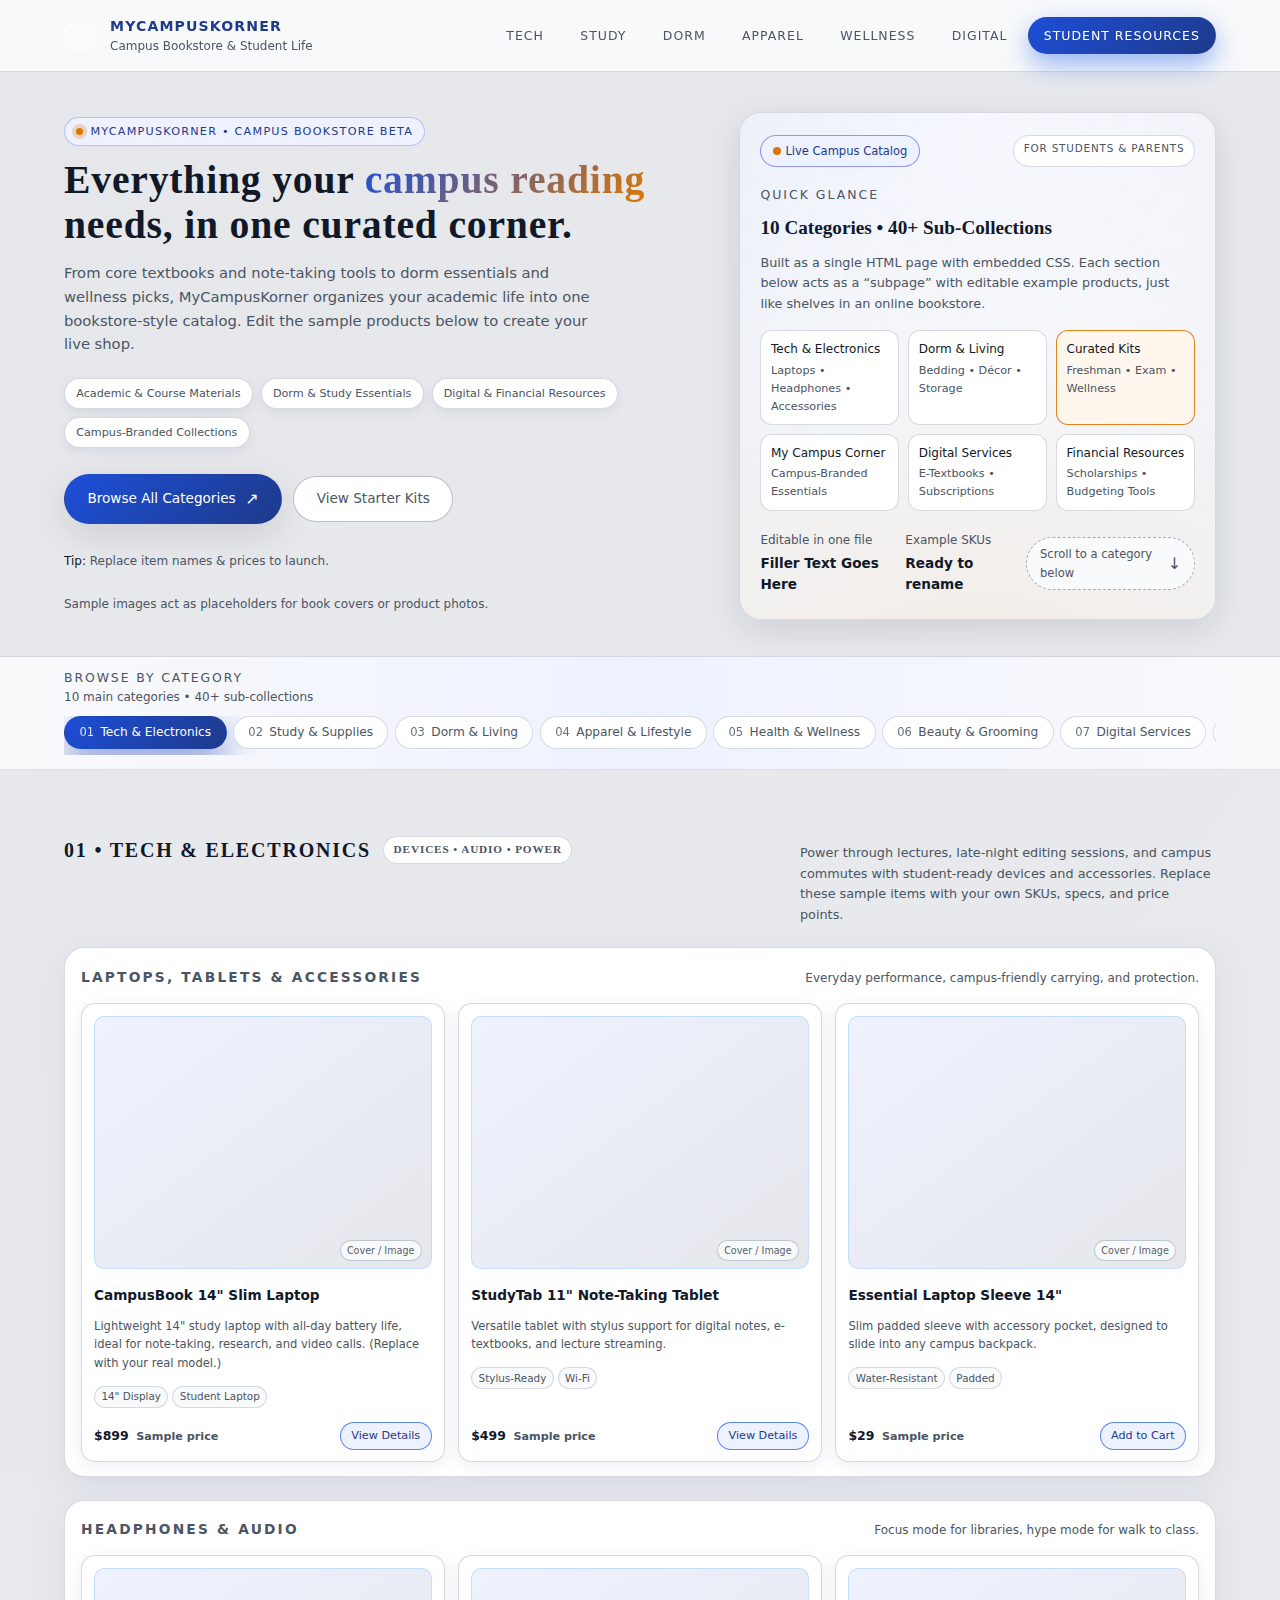
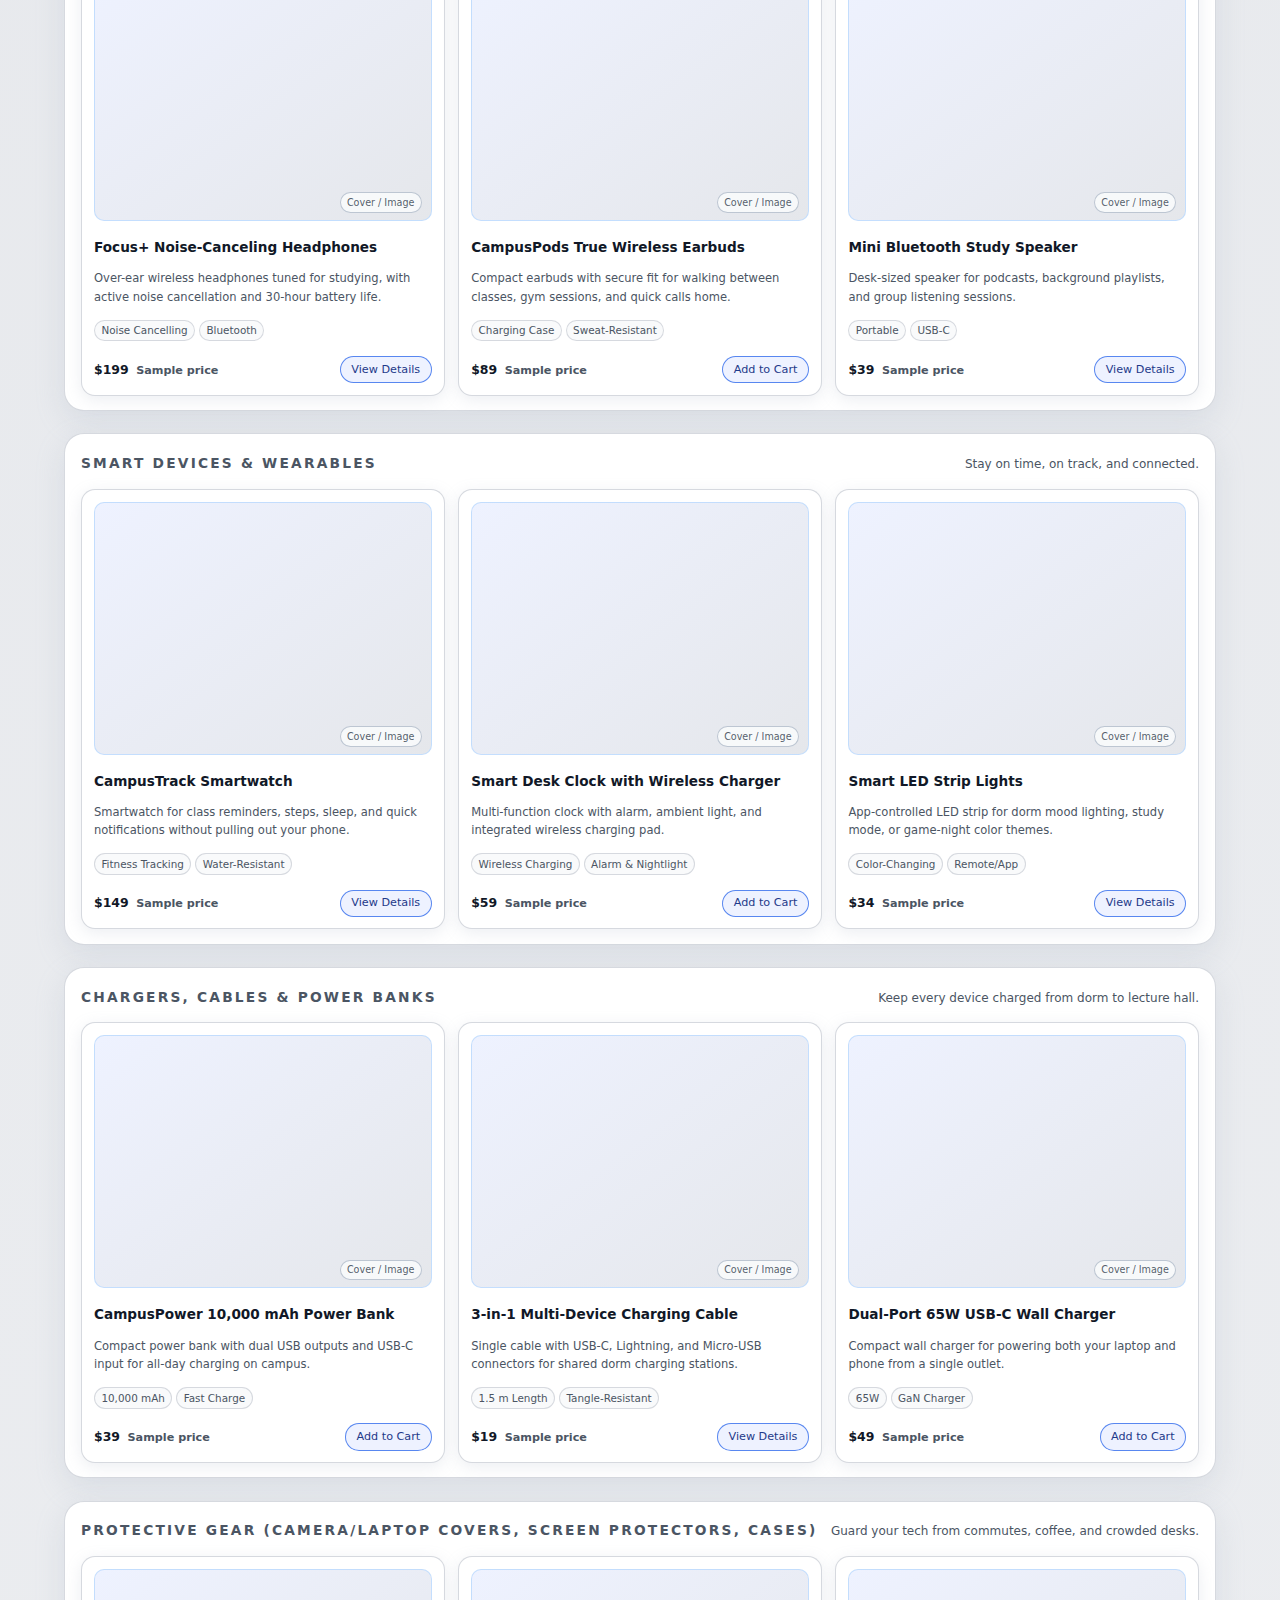
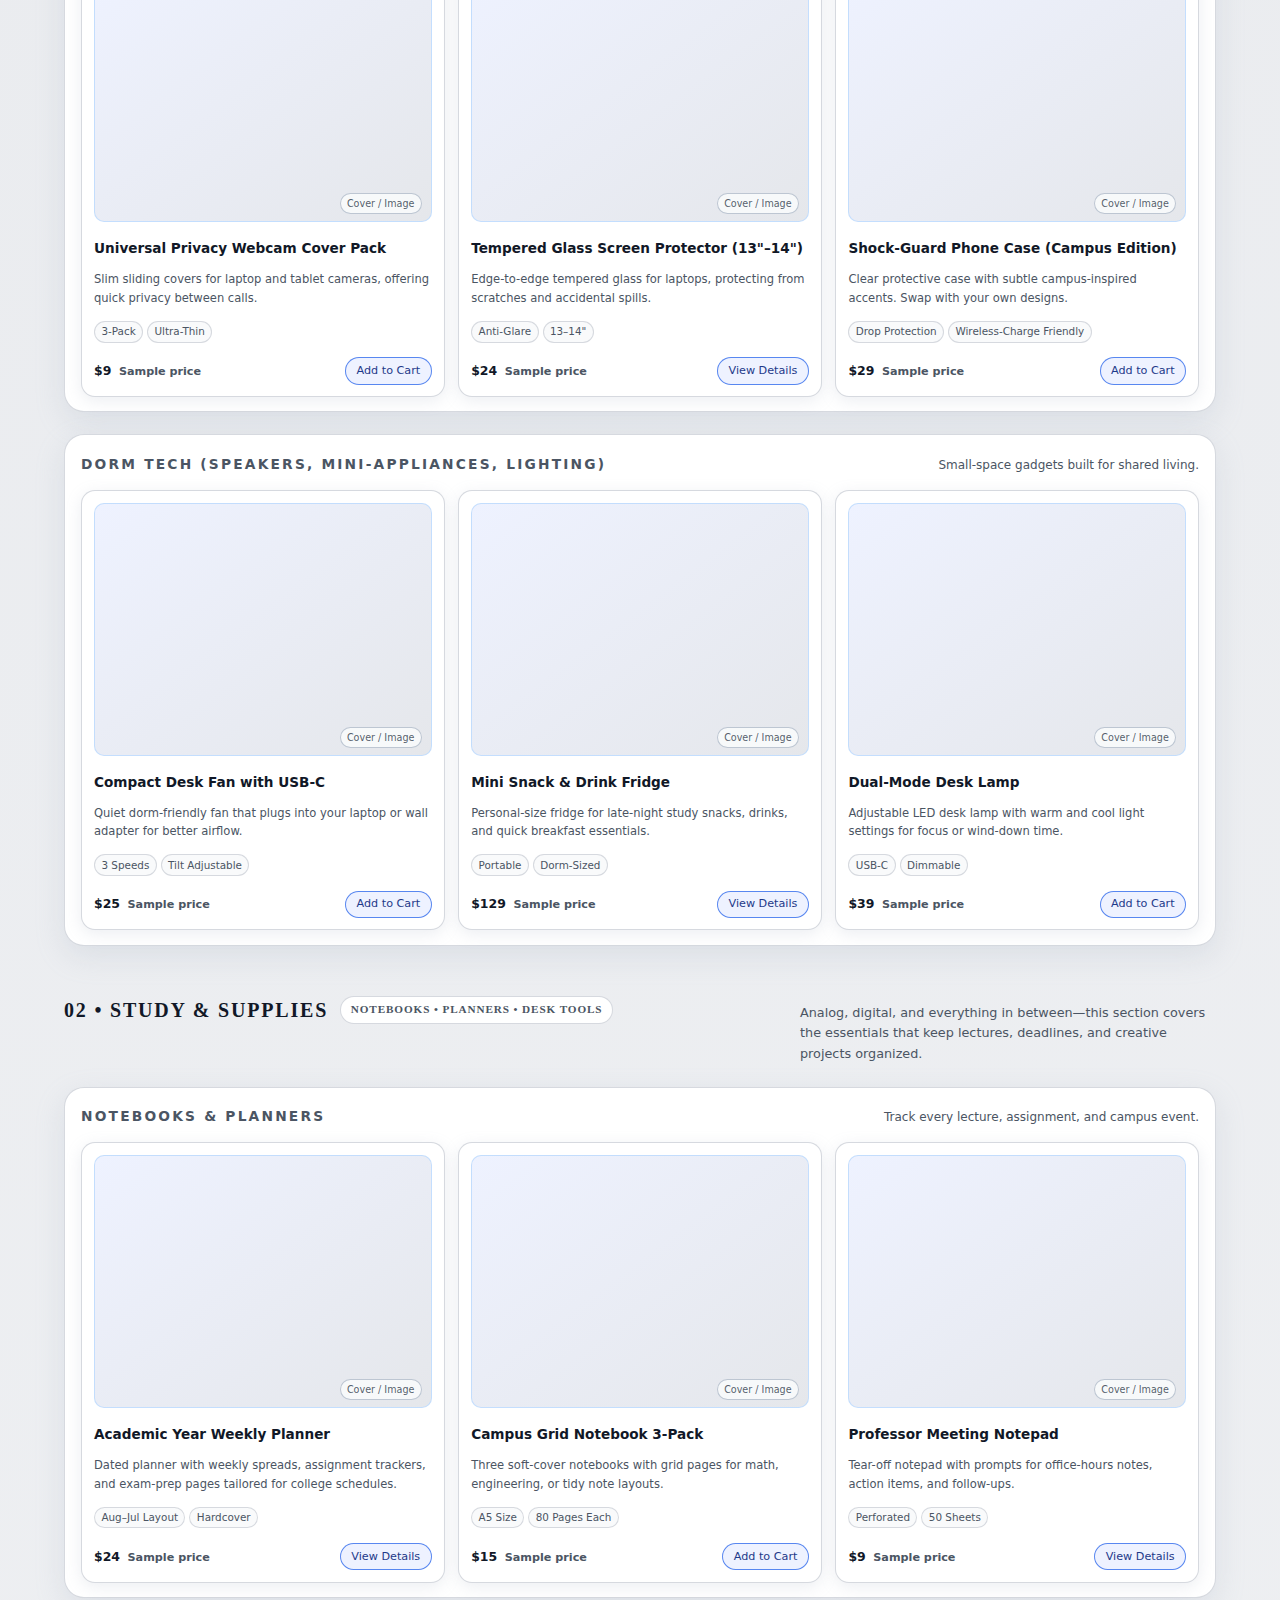
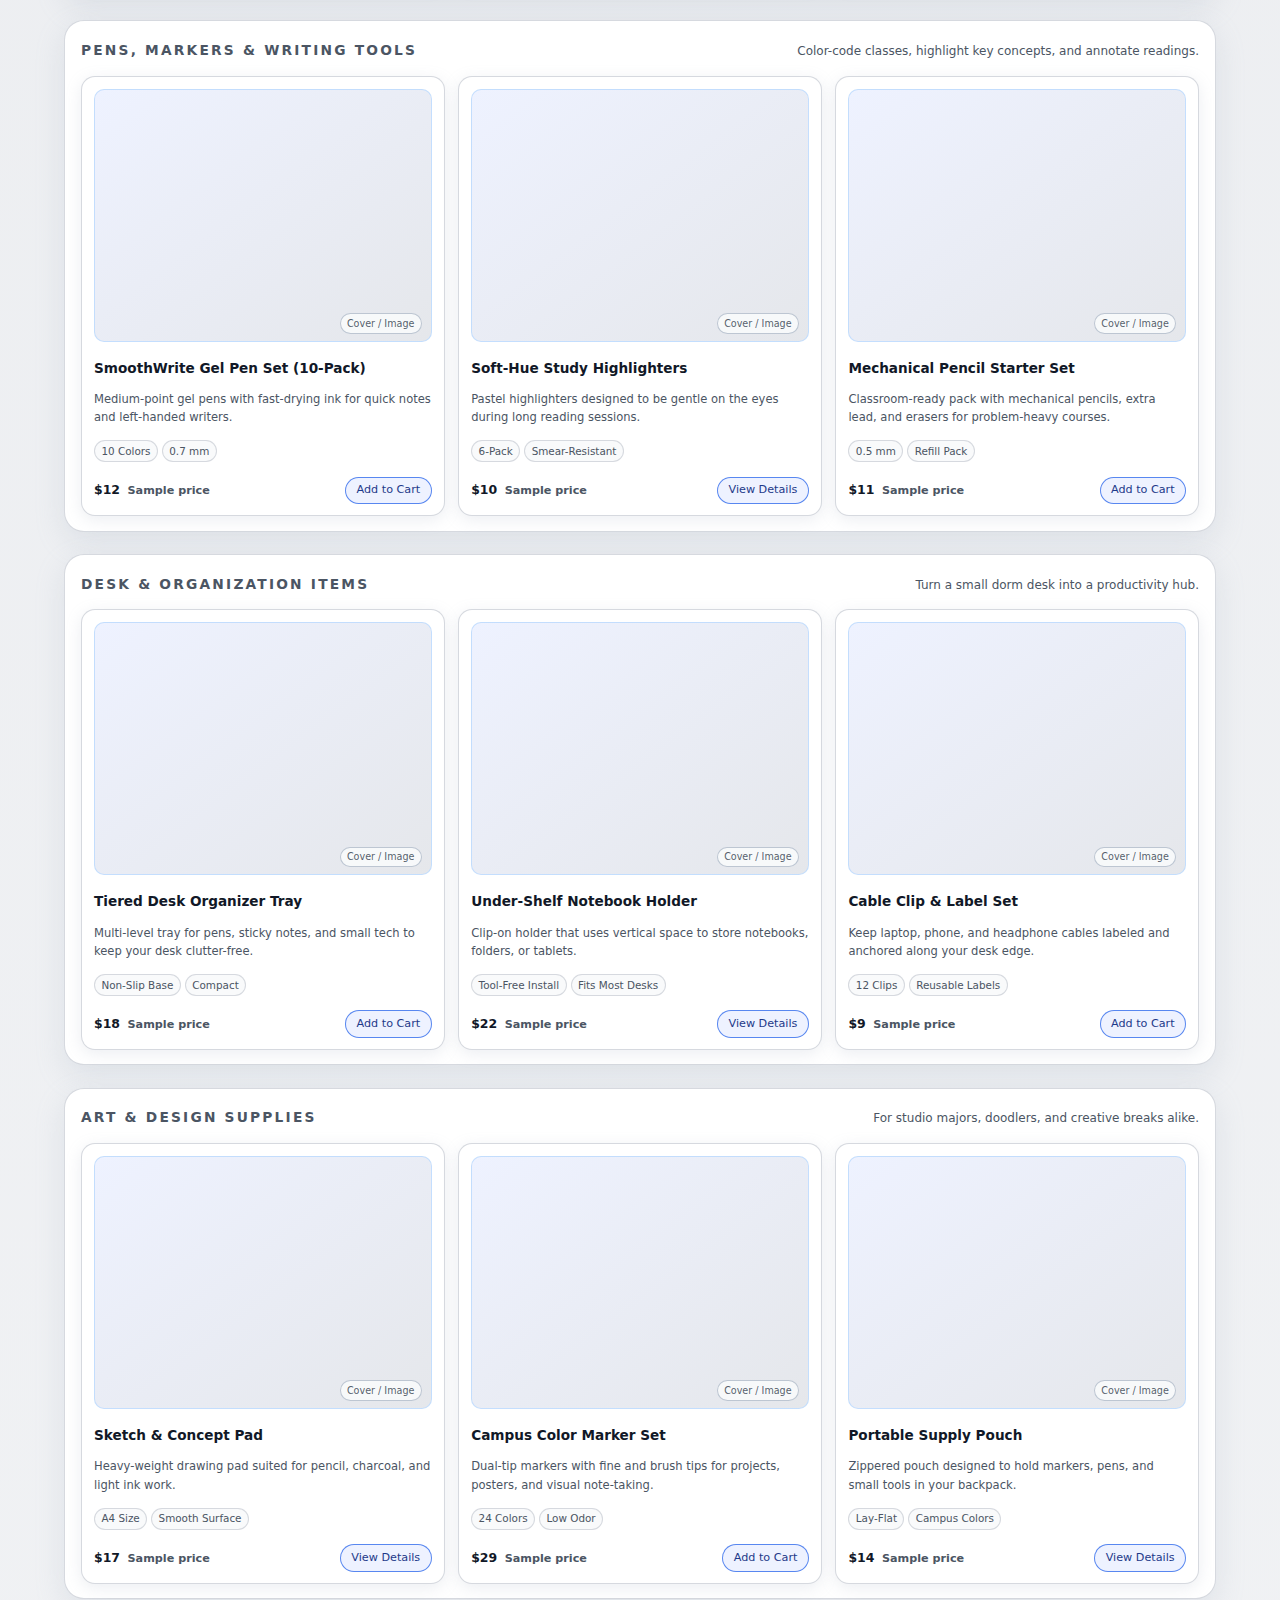
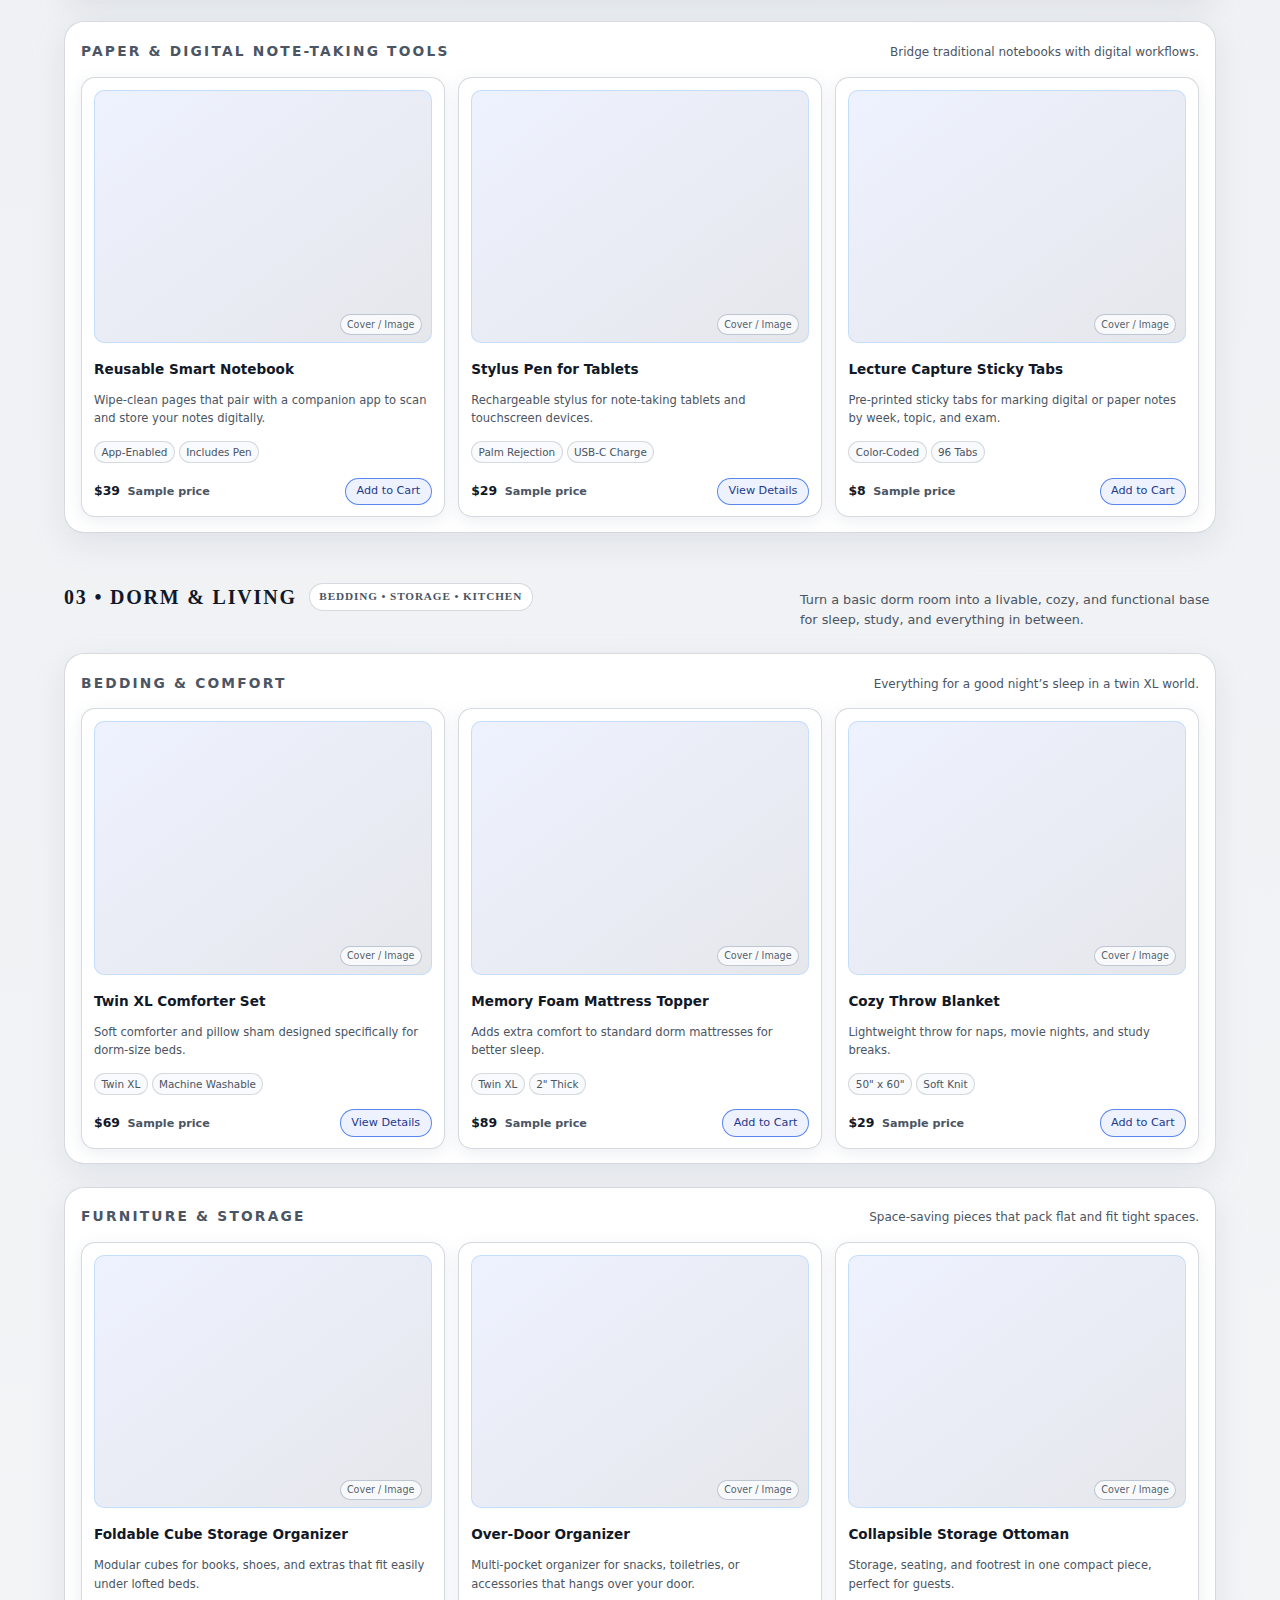
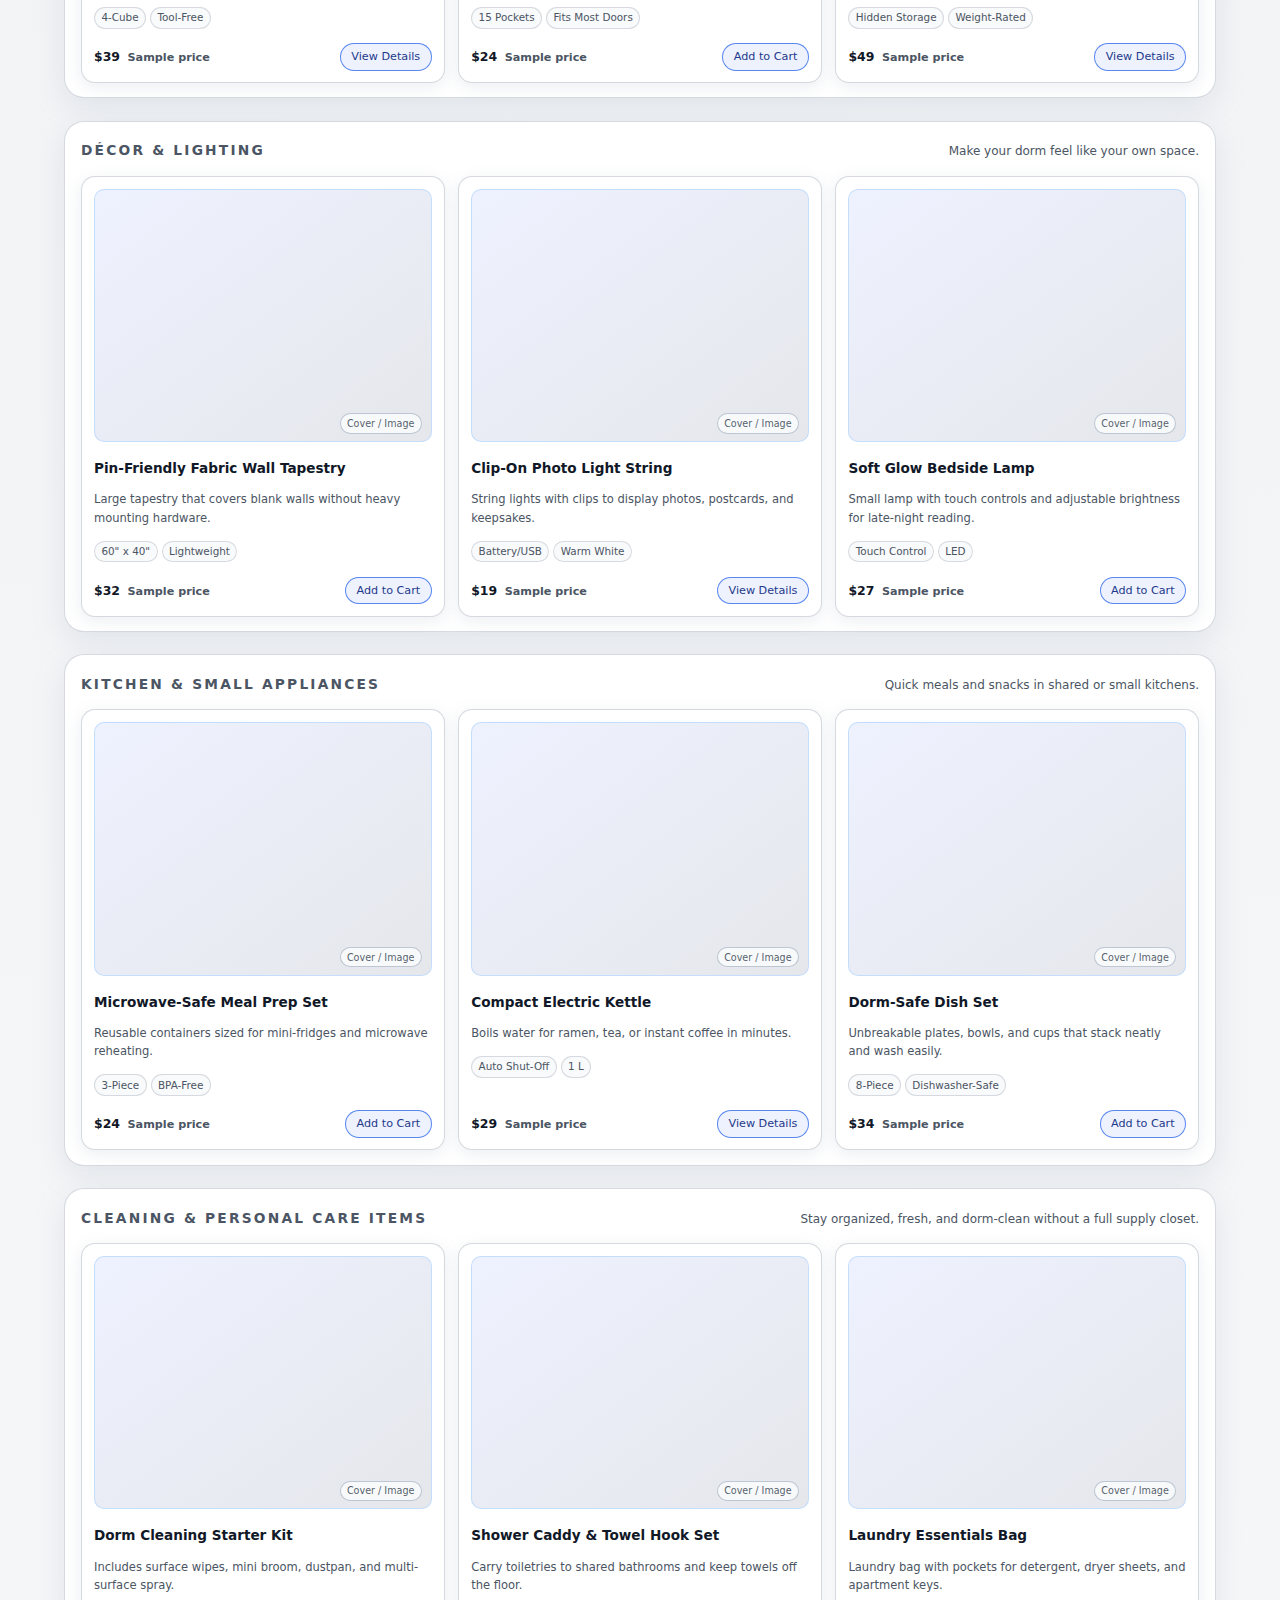
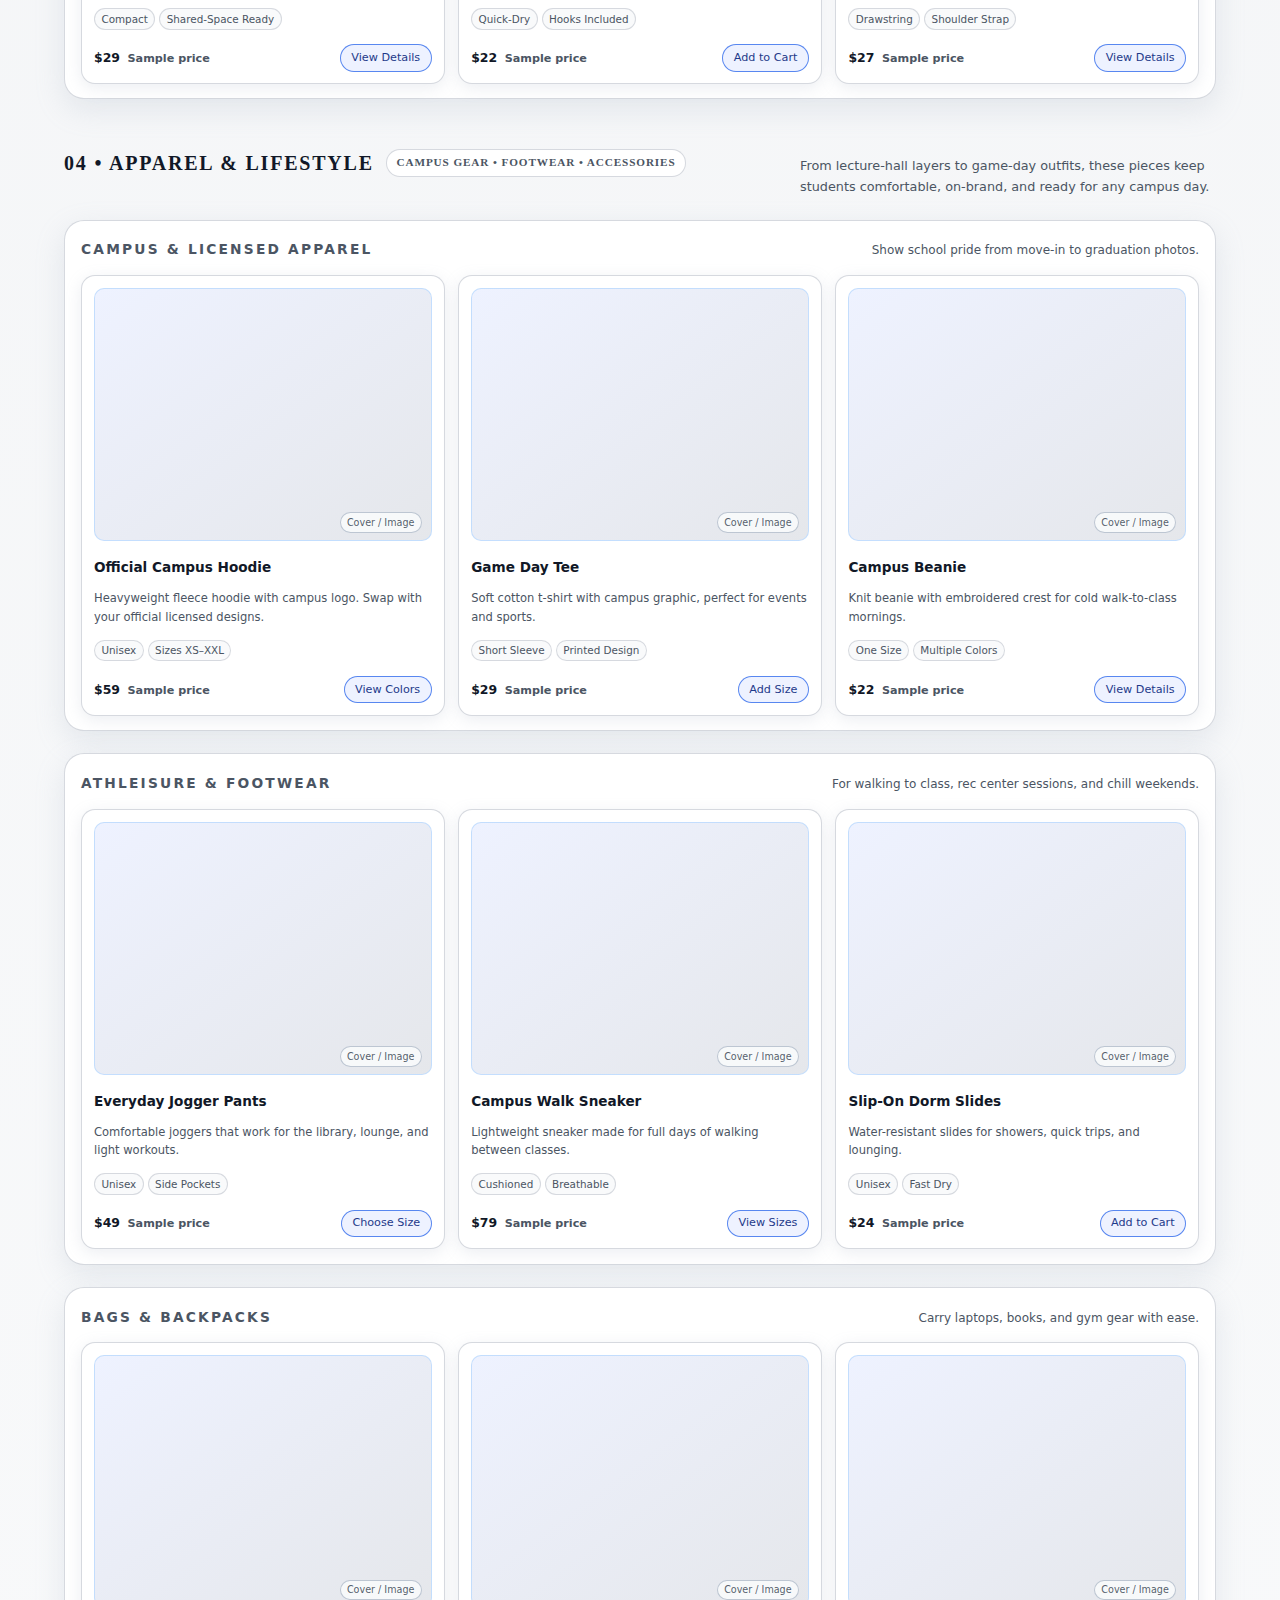
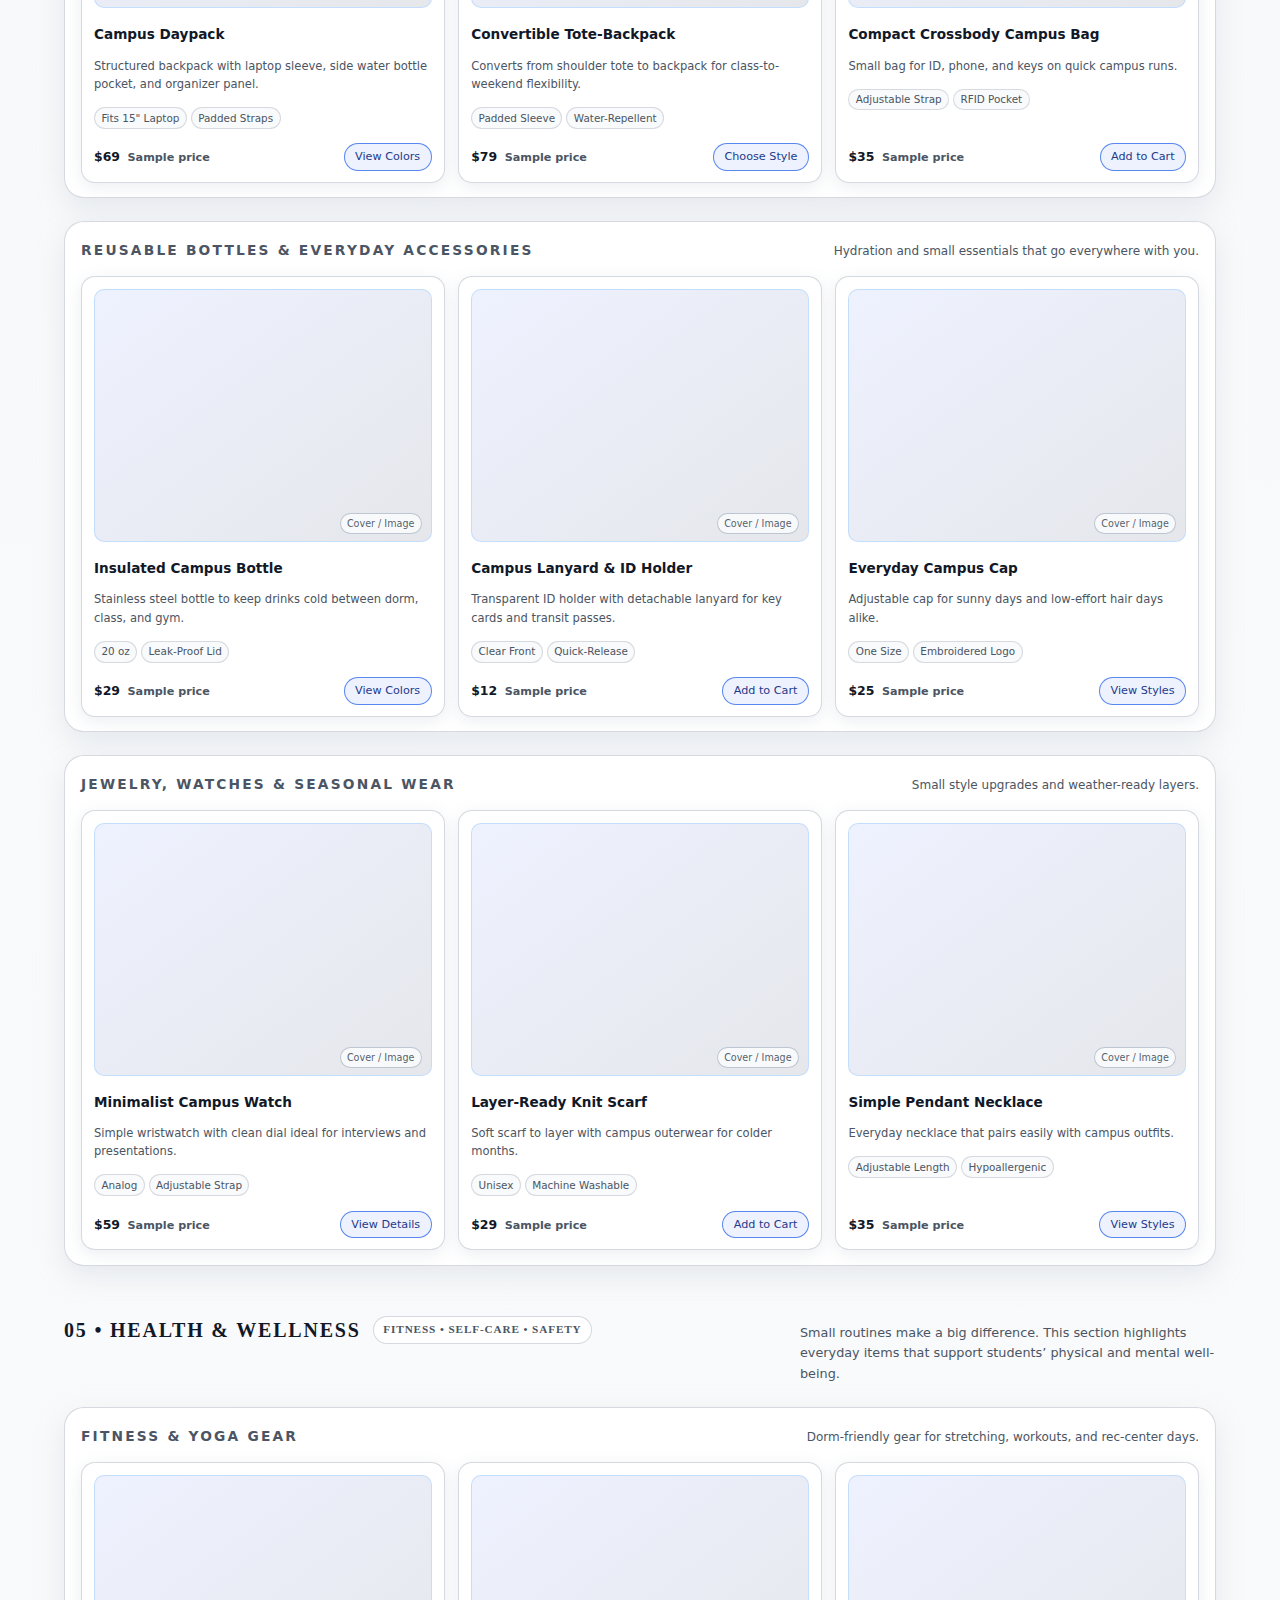
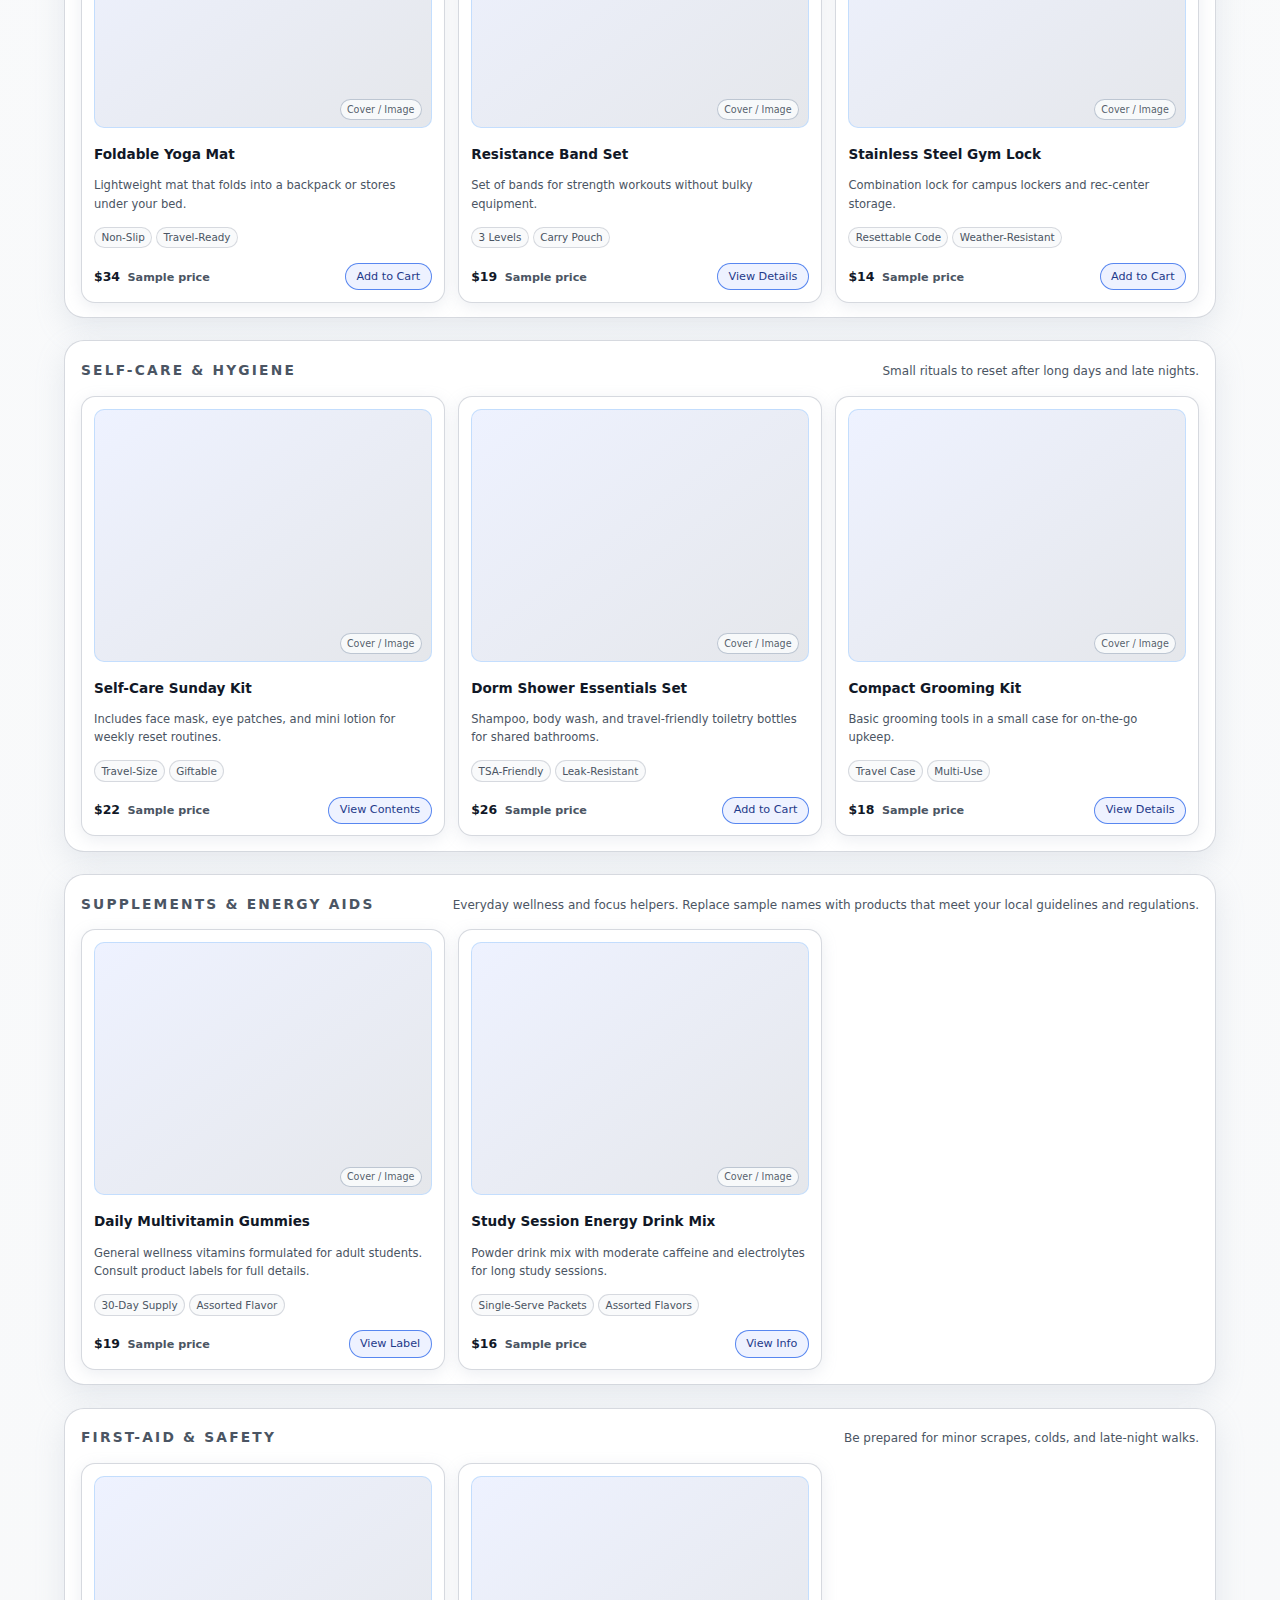
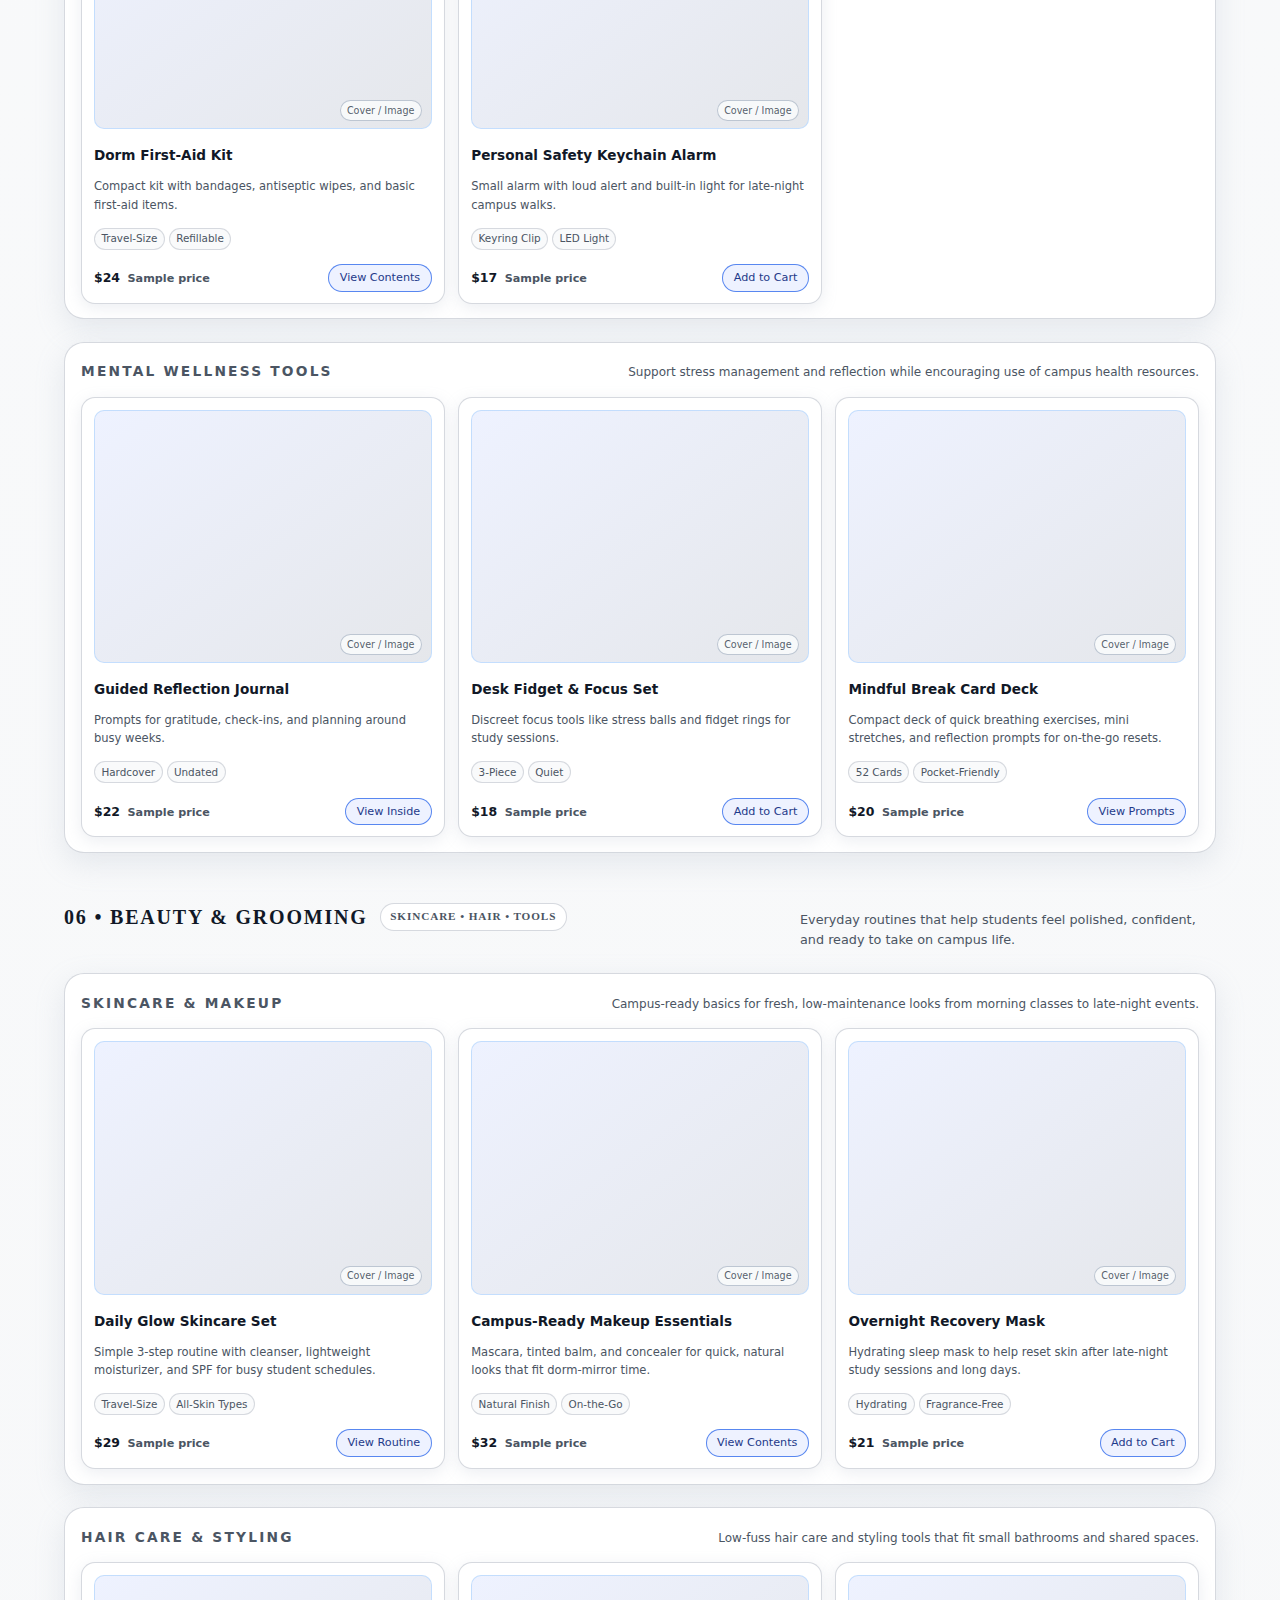
<file: index-white.html>
<!DOCTYPE html>
<html lang="en">
<head>
  <meta charset="UTF-8" />
  <title>MyCampusKorner | Student Life Marketplace</title>
  <meta name="viewport" content="width=device-width, initial-scale=1" />
  <style>
    :root {
      --bg: #f3f4f6;
      --bg-elevated: #ffffff;
      --bg-soft: #e5e7eb;
      --accent: #1d4ed8;
      --accent-strong: #1e3a8a;
      --accent-alt: #d97706;
      --accent-warm: #374151;
      --accent-soft: rgba(37, 99, 235, 0.09);
      --accent-soft-warm: rgba(217, 119, 6, 0.08);
      --text: #111827;
      --text-soft: #4b5563;
      --border-subtle: rgba(148, 163, 184, 0.6);
      --radius-lg: 20px;
      --radius-md: 14px;
      --radius-pill: 999px;
      --shadow-soft: 0 10px 35px rgba(15, 23, 42, 0.12);
      --shadow-subtle: 0 8px 24px rgba(15, 23, 42, 0.08);
      --transition-fast: 180ms ease-out;
      --transition-med: 220ms ease-out;
      --nav-h: 72px;
      --section-max-w: 1200px;
    }

    * {
      box-sizing: border-box;
      margin: 0;
      padding: 0;
    }

    body {
      font-family: system-ui, -apple-system, BlinkMacSystemFont, "SF Pro Text",
        "Segoe UI", sans-serif;
      background:
        radial-gradient(circle at top left, #e5e7eb 0, #f9fafb 45%, #f3f4f6 100%);
      color: var(--text);
      line-height: 1.6;
      -webkit-font-smoothing: antialiased;
      scroll-behavior: smooth;
    }

    a {
      color: inherit;
      text-decoration: none;
    }

    img {
      max-width: 100%;
      display: block;
    }

    /* Layout Shell */

    .page-shell {
      min-height: 100vh;
      color: var(--text);
    }

    .content-width {
      max-width: var(--section-max-w);
      margin: 0 auto;
      padding: 0 1.5rem;
    }

    header {
      position: sticky;
      top: 0;
      z-index: 50;
      backdrop-filter: blur(18px);
      background: linear-gradient(
        to bottom,
        rgba(249, 250, 251, 0.96),
        rgba(249, 250, 251, 0.94),
        rgba(249, 250, 251, 0.9)
      );
      border-bottom: 1px solid rgba(209, 213, 219, 0.9);
      height: var(--nav-h);
    }

    .nav-bar {
      max-width: var(--section-max-w);
      margin: 0 auto;
      height: 100%;
      display: flex;
      align-items: center;
      justify-content: space-between;
      gap: 1.5rem;
      padding: 0 1.5rem;
    }

    .logo-lockup {
      display: flex;
      align-items: center;
      gap: 0.75rem;
    }

    /* NEW: logo uses local image logo.png */
    .logo-mark {
      width: 34px;
      height: 34px;
      border-radius: 0;
      background-image: url("logo1.png");
      background-size: contain;
      background-repeat: no-repeat;
      background-position: left center;
      position: relative;
      overflow: visible;
      box-shadow: none;
    }

    .logo-mark::after {
      content: none;
    }

    .logo-initials {
      display: none;
    }

    .logo-text-main {
      font-weight: 700;
      letter-spacing: 0.08em;
      text-transform: uppercase;
      font-size: 0.88rem;
      color: var(--accent-strong);
    }

    .logo-text-sub {
      font-size: 0.75rem;
      color: var(--text-soft);
    }

    .nav-links {
      display: flex;
      align-items: center;
      gap: 0.25rem;
    }

    .nav-link {
      padding: 0.5rem 0.95rem;
      border-radius: var(--radius-pill);
      font-size: 0.78rem;
      text-transform: uppercase;
      letter-spacing: 0.08em;
      border: 1px solid transparent;
      color: var(--text-soft);
      cursor: pointer;
      background: transparent;
      transition: background var(--transition-fast),
        color var(--transition-fast),
        border-color var(--transition-fast),
        transform var(--transition-fast),
        box-shadow var(--transition-fast);
      white-space: nowrap;
    }

    .nav-link:hover {
      background: #e5edff;
      border-color: rgba(37, 99, 235, 0.35);
      color: var(--accent-strong);
      transform: translateY(-1px);
      box-shadow: 0 8px 18px rgba(37, 99, 235, 0.15);
    }

    .nav-link--primary {
      background: linear-gradient(135deg, var(--accent), var(--accent-strong));
      color: white;
      border-color: transparent;
      box-shadow: 0 10px 26px rgba(37, 99, 235, 0.48);
    }

    .nav-link--primary:hover {
      transform: translateY(-1px) translateX(0.5px) scale(1.01);
      box-shadow: 0 14px 36px rgba(30, 64, 175, 0.6);
    }

    .nav-slim-cta {
      display: none;
    }

    /* Hero */

    .hero {
      padding: 2.5rem 0 2.25rem;
    }

    .hero-grid {
      display: grid;
      grid-template-columns: minmax(0, 1.35fr) minmax(0, 1fr);
      gap: 2rem;
      align-items: center;
    }

    .eyebrow {
      display: inline-flex;
      align-items: center;
      gap: 0.45rem;
      padding: 0.28rem 0.7rem;
      border-radius: var(--radius-pill);
      background: #eef2ff;
      border: 1px solid rgba(129, 140, 248, 0.5);
      color: var(--accent-strong);
      font-size: 0.7rem;
      text-transform: uppercase;
      letter-spacing: 0.11em;
      margin-bottom: 0.75rem;
    }

    .eyebrow-dot {
      width: 7px;
      height: 7px;
      border-radius: 50%;
      background: var(--accent-alt);
      box-shadow: 0 0 0 4px rgba(217, 119, 6, 0.25);
    }

    .hero-title {
      font-size: clamp(2.2rem, 3.1vw, 2.9rem);
      line-height: 1.12;
      letter-spacing: 0.02em;
      margin-bottom: 0.9rem;
      font-family: "Georgia", "Times New Roman", serif;
      color: #111827;
    }

    .hero-title span.gradient {
      background: linear-gradient(135deg, #1d4ed8, #d97706);
      -webkit-background-clip: text;
      color: transparent;
    }

    .hero-subtitle {
      color: var(--text-soft);
      font-size: 0.92rem;
      max-width: 34rem;
      margin-bottom: 1.4rem;
    }

    .hero-chips {
      display: flex;
      flex-wrap: wrap;
      gap: 0.5rem;
      margin-bottom: 1.6rem;
    }

    .hero-chip {
      font-size: 0.7rem;
      padding: 0.35rem 0.7rem;
      border-radius: var(--radius-pill);
      border: 1px solid rgba(209, 213, 219, 0.9);
      color: var(--text-soft);
      background: #ffffff;
      box-shadow: 0 4px 10px rgba(148, 163, 184, 0.18);
    }

    .hero-actions {
      display: flex;
      flex-wrap: wrap;
      gap: 0.7rem;
      align-items: center;
      margin-bottom: 1.75rem;
    }

    .btn {
      border-radius: var(--radius-pill);
      padding: 0.7rem 1.4rem;
      border: 1px solid transparent;
      font-size: 0.85rem;
      font-weight: 500;
      cursor: pointer;
      display: inline-flex;
      align-items: center;
      gap: 0.6rem;
      transition: background var(--transition-med),
        border-color var(--transition-med),
        transform var(--transition-med),
        box-shadow var(--transition-med),
        color var(--transition-med);
    }

    .btn-primary {
      background: linear-gradient(135deg, var(--accent), var(--accent-strong));
      color: white;
      box-shadow: var(--shadow-soft);
    }

    .btn-primary:hover {
      transform: translateY(-1px) scale(1.01);
      box-shadow: 0 18px 40px rgba(37, 99, 235, 0.5);
    }

    .btn-ghost {
      background: #ffffff;
      border-color: rgba(156, 163, 175, 0.7);
      color: var(--text-soft);
    }

    .btn-ghost:hover {
      background: #f3f4ff;
      border-color: rgba(37, 99, 235, 0.5);
      color: var(--accent-strong);
      transform: translateY(-1px);
      box-shadow: 0 12px 30px rgba(148, 163, 184, 0.35);
    }

    .btn-icon {
      font-size: 1rem;
    }

    .hero-footnote {
      font-size: 0.75rem;
      color: var(--text-soft);
      display: flex;
      flex-wrap: wrap;
      gap: 1.5rem;
    }

    .hero-footnote strong {
      color: #111827;
      font-weight: 500;
    }

    /* Hero right side */

    .hero-card {
      border-radius: 22px;
      padding: 1.4rem 1.25rem;
      background: radial-gradient(circle at top, #ffffff 0, #f3f4f6 75%);
      border: 1px solid rgba(209, 213, 219, 0.9);
      box-shadow: var(--shadow-soft);
      position: relative;
      overflow: hidden;
    }

    .hero-card::before {
      content: "";
      position: absolute;
      inset: -40%;
      background:
        radial-gradient(circle at 0 0, rgba(37, 99, 235, 0.09), transparent 55%),
        radial-gradient(circle at 100% 0, rgba(129, 140, 248, 0.08), transparent 55%),
        radial-gradient(circle at 50% 100%, rgba(217, 119, 6, 0.09), transparent 45%);
      opacity: 1;
      pointer-events: none;
    }

    .hero-card-inner {
      position: relative;
      z-index: 1;
    }

    .pill-row {
      display: flex;
      justify-content: space-between;
      gap: 0.5rem;
      margin-bottom: 1.1rem;
      font-size: 0.72rem;
    }

    .pill {
      padding: 0.35rem 0.7rem;
      border-radius: var(--radius-pill);
      background: #f9fafb;
      border: 1px solid rgba(209, 213, 219, 0.9);
      display: inline-flex;
      align-items: center;
      gap: 0.3rem;
      color: var(--text-soft);
    }

    .pill-accent {
      background: #eef2ff;
      border-color: rgba(129, 140, 248, 0.9);
      color: var(--accent-strong);
    }

    .pill-dot {
      width: 8px;
      height: 8px;
      border-radius: 999px;
      background: var(--accent-alt);
    }

    .pill-badge {
      font-size: 0.65rem;
      padding: 0.25rem 0.6rem;
      border-radius: var(--radius-pill);
      border: 1px solid rgba(209, 213, 219, 0.9);
      background: #ffffff;
      color: var(--text-soft);
      text-transform: uppercase;
      letter-spacing: 0.08em;
    }

    .mini-title {
      font-size: 0.78rem;
      letter-spacing: 0.16em;
      text-transform: uppercase;
      color: var(--text-soft);
      margin-bottom: 0.5rem;
    }

    .hero-card-heading {
      font-size: 1.2rem;
      margin-bottom: 0.6rem;
      font-family: "Georgia", "Times New Roman", serif;
      color: #111827;
    }

    .hero-card-sub {
      font-size: 0.8rem;
      color: var(--text-soft);
      margin-bottom: 1rem;
    }

    .category-strip {
      display: grid;
      grid-template-columns: repeat(3, minmax(0, 1fr));
      gap: 0.55rem;
      margin-bottom: 1.25rem;
    }

    .category-pill {
      padding: 0.55rem 0.6rem;
      border-radius: 12px;
      background: #ffffff;
      border: 1px solid rgba(209, 213, 219, 0.9);
      font-size: 0.75rem;
      display: flex;
      flex-direction: column;
      gap: 0.15rem;
    }

    .category-pill span.label {
      color: #111827;
      font-weight: 500;
    }

    .category-pill span.meta {
      font-size: 0.7rem;
      color: var(--text-soft);
    }

    .category-pill--highlight {
      background: #fff7ed;
      border-color: rgba(217, 119, 6, 0.9);
    }

    .hero-card-footer {
      display: flex;
      justify-content: space-between;
      align-items: center;
      gap: 0.75rem;
      font-size: 0.75rem;
    }

    .hero-card-stat {
      display: flex;
      flex-direction: column;
      gap: 0.15rem;
      color: var(--text-soft);
    }

    .hero-card-stat strong {
      font-size: 0.85rem;
      color: #111827;
    }

    .hero-card-cta {
      padding: 0.45rem 0.8rem;
      border-radius: var(--radius-pill);
      border: 1px dashed rgba(156, 163, 175, 0.9);
      font-size: 0.72rem;
      display: inline-flex;
      align-items: center;
      gap: 0.4rem;
      background: #f9fafb;
      color: var(--text-soft);
    }

    /* Category Navigation */

    .category-nav-shell {
      border-top: 1px solid rgba(209, 213, 219, 0.9);
      border-bottom: 1px solid rgba(209, 213, 219, 0.7);
      margin-bottom: 2rem;
      background: linear-gradient(
        to right,
        #f9fafb,
        #eef2ff,
        #f9fafb
      );
    }

    .category-nav {
      max-width: var(--section-max-w);
      margin: 0 auto;
      padding: 0.7rem 1.5rem 0.9rem;
      display: flex;
      flex-direction: column;
      gap: 0.55rem;
    }

    .category-nav-top {
      display: flex;
      align-items: center;
      justify-content: space-between;
      gap: 0.75rem;
    }

    .category-nav-label {
      font-size: 0.78rem;
      text-transform: uppercase;
      letter-spacing: 0.15em;
      color: var(--text-soft);
    }

    .category-nav-count {
      font-size: 0.75rem;
      color: var(--text-soft);
    }

    .category-pill-row {
      display: flex;
      gap: 0.4rem;
      overflow-x: auto;
      padding-bottom: 0.35rem;
      scrollbar-width: thin;
      scrollbar-color: rgba(156, 163, 175, 0.75) transparent;
    }

    .category-pill-row::-webkit-scrollbar {
      height: 4px;
    }

    .category-pill-row::-webkit-scrollbar-track {
      background: transparent;
    }

    .category-pill-row::-webkit-scrollbar-thumb {
      background: rgba(156, 163, 175, 0.8);
      border-radius: 999px;
    }

    .cat-nav-pill {
      flex: 0 0 auto;
      border-radius: var(--radius-pill);
      border: 1px solid rgba(209, 213, 219, 0.9);
      padding: 0.38rem 0.9rem;
      font-size: 0.76rem;
      display: inline-flex;
      align-items: center;
      gap: 0.4rem;
      color: var(--text-soft);
      background: #ffffff;
      transition: background var(--transition-fast),
        color var(--transition-fast),
        border-color var(--transition-fast),
        transform var(--transition-fast),
        box-shadow var(--transition-fast);
      cursor: pointer;
      white-space: nowrap;
    }

    .cat-nav-pill span.index {
      font-size: 0.72rem;
      opacity: 0.85;
    }

    .cat-nav-pill:hover {
      background: #eef2ff;
      border-color: rgba(37, 99, 235, 0.6);
      color: var(--accent-strong);
      transform: translateY(-1px);
      box-shadow: 0 11px 26px rgba(37, 99, 235, 0.22);
    }

    .cat-nav-pill--primary {
      background: linear-gradient(135deg, var(--accent), var(--accent-strong));
      color: white;
      border-color: transparent;
      box-shadow: 0 14px 35px rgba(30, 64, 175, 0.55);
    }

    /* Sections and Product Grid */

    main {
      padding-bottom: 3rem;
    }

    section.category-section {
      padding: 2rem 0 1rem;
      scroll-margin-top: calc(var(--nav-h) + 60px);
    }

    .section-header {
      margin-bottom: 1.1rem;
      display: flex;
      flex-wrap: wrap;
      justify-content: space-between;
      gap: 0.75rem;
      align-items: baseline;
    }

    .section-title {
      font-size: 1.25rem;
      letter-spacing: 0.09em;
      text-transform: uppercase;
      display: flex;
      align-items: center;
      gap: 0.75rem;
      font-family: "Georgia", "Times New Roman", serif;
      color: #111827;
    }

    .section-title-badge {
      font-size: 0.7rem;
      padding: 0.25rem 0.6rem;
      border-radius: var(--radius-pill);
      border: 1px solid rgba(209, 213, 219, 0.9);
      color: var(--text-soft);
      text-transform: uppercase;
      letter-spacing: 0.08em;
      background: #ffffff;
    }

    .section-kicker {
      font-size: 0.8rem;
      color: var(--text-soft);
      max-width: 26rem;
    }

    .section-tag-row {
      display: flex;
      flex-wrap: wrap;
      gap: 0.5rem;
      margin-top: 0.4rem;
    }

    .tag {
      padding: 0.2rem 0.6rem;
      border-radius: var(--radius-pill);
      border: 1px solid rgba(209, 213, 219, 0.9);
      font-size: 0.7rem;
      color: var(--text-soft);
      background: #ffffff;
    }

    .subcat-block {
      margin-top: 1.4rem;
      padding: 1.1rem 1rem 0.9rem;
      border-radius: var(--radius-lg);
      background: #ffffff;
      border: 1px solid rgba(209, 213, 219, 0.9);
      box-shadow: 0 10px 30px rgba(148, 163, 184, 0.2);
    }

    .subcat-header {
      display: flex;
      justify-content: space-between;
      align-items: baseline;
      gap: 0.75rem;
      margin-bottom: 0.9rem;
    }

    .subcat-title {
      font-size: 0.86rem;
      text-transform: uppercase;
      letter-spacing: 0.16em;
      color: var(--text-soft);
    }

    .subcat-label {
      font-size: 0.75rem;
      color: var(--text-soft);
    }

    .product-grid {
      display: grid;
      grid-template-columns: repeat(3, minmax(0, 1fr));
      gap: 0.85rem;
    }

    .product-card {
      border-radius: var(--radius-md);
      background: #ffffff;
      border: 1px solid rgba(209, 213, 219, 0.9);
      padding: 0.75rem 0.75rem 0.7rem;
      display: flex;
      flex-direction: column;
      gap: 0.5rem;
      position: relative;
      overflow: hidden;
      transition: transform var(--transition-med),
        box-shadow var(--transition-med),
        border-color var(--transition-med),
        background var(--transition-med);
      box-shadow: 0 4px 16px rgba(148, 163, 184, 0.18);
    }

    .product-card::before {
      content: "";
      position: absolute;
      inset: -40%;
      background: radial-gradient(
        circle at 0 0,
        rgba(37, 99, 235, 0.08),
        transparent 55%
      );
      opacity: 0;
      transition: opacity var(--transition-fast);
      pointer-events: none;
    }

    .product-card:hover {
      transform: translateY(-3px);
      box-shadow: 0 18px 40px rgba(148, 163, 184, 0.38);
      border-color: rgba(37, 99, 235, 0.75);
      background: #ffffff;
    }

    .product-card:hover::before {
      opacity: 1;
    }

    .product-image {
      aspect-ratio: 4 / 3;
      border-radius: 10px;
      background: linear-gradient(to bottom right, #eef2ff, #e5e7eb);
      border: 1px solid rgba(191, 219, 254, 0.9);
      margin-bottom: 0.5rem;
      position: relative;
      overflow: hidden;
      display: flex;
      align-items: center;
      justify-content: center;
      font-size: 0.75rem;
      color: rgba(75, 85, 99, 0.95);
    }

    .product-image::after {
      content: "Cover / Image";
      position: absolute;
      bottom: 0.45rem;
      right: 0.55rem;
      padding: 0.1rem 0.4rem;
      border-radius: 999px;
      border: 1px solid rgba(148, 163, 184, 0.6);
      font-size: 0.6rem;
      background: rgba(249, 250, 251, 0.92);
    }

    .product-title {
      font-size: 0.85rem;
      font-weight: 600;
      margin-bottom: 0.15rem;
      color: #111827;
    }

    .product-meta {
      font-size: 0.72rem;
      color: var(--text-soft);
      margin-bottom: 0.35rem;
    }

    .product-tags {
      display: flex;
      flex-wrap: wrap;
      gap: 0.25rem;
      margin-bottom: 0.4rem;
    }

    .product-tag {
      padding: 0.1rem 0.4rem;
      border-radius: var(--radius-pill);
      border: 1px solid rgba(209, 213, 219, 0.9);
      font-size: 0.65rem;
      color: var(--text-soft);
      background: #f9fafb;
    }

    .product-footer {
      display: flex;
      justify-content: space-between;
      align-items: center;
      font-size: 0.78rem;
      margin-top: auto;
    }

    .product-price {
      font-weight: 600;
      color: #111827;
    }

    .product-price span {
      color: var(--text-soft);
      font-size: 0.7rem;
      margin-left: 0.2rem;
    }

    .product-cta {
      font-size: 0.7rem;
      padding: 0.24rem 0.65rem;
      border-radius: var(--radius-pill);
      border: 1px solid rgba(37, 99, 235, 0.75);
      background: #eef2ff;
      color: var(--accent-strong);
      font-weight: 500;
    }

    /* Footer */

    footer {
      border-top: 1px solid rgba(31, 41, 55, 0.9);
      padding: 1.5rem 0 2rem;
      background: linear-gradient(to bottom, #111827, #020617);
      color: #9ca3af;
    }

    .footer-inner {
      max-width: var(--section-max-w);
      margin: 0 auto;
      padding: 0 1.5rem;
      display: flex;
      flex-wrap: wrap;
      justify-content: space-between;
      gap: 1.25rem;
      font-size: 0.75rem;
      color: #9ca3af;
    }

    .footer-meta {
      display: flex;
      flex-wrap: wrap;
      gap: 0.75rem;
    }

    .footer-meta span {
      opacity: 0.9;
    }

    .footer-links {
      display: flex;
      flex-wrap: wrap;
      gap: 0.75rem;
    }

    .footer-links a {
      opacity: 0.9;
    }

    .footer-links a:hover {
      opacity: 1;
      color: #e5e7eb;
    }

    /* Responsive */

    @media (max-width: 960px) {
      .hero-grid {
        grid-template-columns: minmax(0, 1fr);
      }
      .hero-card {
        max-width: 420px;
        margin-inline: auto;
      }
      .product-grid {
        grid-template-columns: repeat(2, minmax(0, 1fr));
      }
    }

    @media (max-width: 768px) {
      header {
        height: auto;
      }
      .nav-bar {
        padding-block: 0.6rem;
      }
      .nav-links {
        display: none;
      }
      .nav-slim-cta {
        display: inline-flex;
      }
      .hero {
        padding-top: 1.7rem;
      }
      .category-nav {
        padding-inline: 1rem;
      }
      .section-header {
        flex-direction: column;
        align-items: flex-start;
      }
    }

    @media (max-width: 640px) {
      .product-grid {
        grid-template-columns: minmax(0, 1fr);
      }
      .subcat-block {
        padding-inline: 0.85rem;
      }
      .hero-actions {
        flex-direction: column;
        align-items: stretch;
      }
      .btn {
        justify-content: center;
      }
    }
  </style>
</head>
<body>
  <div class="page-shell">
    <header>
      <div class="nav-bar">
        <div class="logo-lockup">
          <div class="logo-mark">
            <div class="logo-initials">MCK</div>
          </div>
          <div>
            <div class="logo-text-main">MyCampusKorner</div>
            <div class="logo-text-sub">Campus Bookstore &amp; Student Life</div>
          </div>
        </div>

        <nav class="nav-links">
          <a href="#tech-electronics" class="nav-link">Tech</a>
          <a href="#study-supplies" class="nav-link">Study</a>
          <a href="#dorm-living" class="nav-link">Dorm</a>
          <a href="#apparel-lifestyle" class="nav-link">Apparel</a>
          <a href="#health-wellness" class="nav-link">Wellness</a>
          <a href="#digital-services" class="nav-link">Digital</a>
          <a href="#financial-resources" class="nav-link nav-link--primary">
            Student Resources
          </a>
        </nav>

        <a href="#tech-electronics" class="nav-link nav-slim-cta nav-link--primary">
          Shop Categories
        </a>
      </div>
    </header>

    <main>
      <!-- HERO -->
      <section class="hero">
        <div class="content-width hero-grid">
          <div>
            <div class="eyebrow">
              <span class="eyebrow-dot"></span>
              MyCampusKorner • Campus Bookstore Beta
            </div>
            <h1 class="hero-title">
              Everything your <span class="gradient">campus reading</span> needs, in one curated corner.
            </h1>
            <p class="hero-subtitle">
              From core textbooks and note-taking tools to dorm essentials and
              wellness picks, MyCampusKorner organizes your academic life into
              one bookstore-style catalog. Edit the sample products below to
              create your live shop.
            </p>
            <div class="hero-chips">
              <div class="hero-chip">Academic &amp; Course Materials</div>
              <div class="hero-chip">Dorm &amp; Study Essentials</div>
              <div class="hero-chip">Digital &amp; Financial Resources</div>
              <div class="hero-chip">Campus-Branded Collections</div>
            </div>
            <div class="hero-actions">
              <a href="#tech-electronics" class="btn btn-primary">
                Browse All Categories
                <span class="btn-icon">↗</span>
              </a>
              <a href="#curated-kits" class="btn btn-ghost">
                View Starter Kits
              </a>
            </div>
            <div class="hero-footnote">
              <span><strong>Tip:</strong> Replace item names &amp; prices to launch.</span>
              <span>Sample images act as placeholders for book covers or product photos.</span>
            </div>
          </div>

          <!-- HERO RIGHT CARD -->
          <aside class="hero-card" aria-label="MyCampusKorner summary">
            <div class="hero-card-inner">
              <div class="pill-row">
                <div class="pill pill-accent">
                  <span class="pill-dot"></span>
                  Live Campus Catalog
                </div>
                <span class="pill-badge">For Students &amp; Parents</span>
              </div>
              <div class="mini-title">Quick Glance</div>
              <h2 class="hero-card-heading">10 Categories • 40+ Sub-Collections</h2>
              <p class="hero-card-sub">
                Built as a single HTML page with embedded CSS. Each section below
                acts as a “subpage” with editable example products, just like
                shelves in an online bookstore.
              </p>
              <div class="category-strip">
                <div class="category-pill">
                  <span class="label">Tech &amp; Electronics</span>
                  <span class="meta">Laptops • Headphones • Accessories</span>
                </div>
                <div class="category-pill">
                  <span class="label">Dorm &amp; Living</span>
                  <span class="meta">Bedding • Décor • Storage</span>
                </div>
                <div class="category-pill category-pill--highlight">
                  <span class="label">Curated Kits</span>
                  <span class="meta">Freshman • Exam • Wellness</span>
                </div>
                <div class="category-pill">
                  <span class="label">My Campus Corner</span>
                  <span class="meta">Campus-Branded Essentials</span>
                </div>
                <div class="category-pill">
                  <span class="label">Digital Services</span>
                  <span class="meta">E-Textbooks • Subscriptions</span>
                </div>
                <div class="category-pill">
                  <span class="label">Financial Resources</span>
                  <span class="meta">Scholarships • Budgeting Tools</span>
                </div>
              </div>
              <div class="hero-card-footer">
                <div class="hero-card-stat">
                  <span>Editable in one file</span>
                  <strong>Filler Text Goes Here</strong>
                </div>
                <div class="hero-card-stat">
                  <span>Example SKUs</span>
                  <strong>Ready to rename</strong>
                </div>
                <div class="hero-card-cta">
                  <span>Scroll to a category below</span>
                  <span class="btn-icon">↓</span>
                </div>
              </div>
            </div>
          </aside>
        </div>
      </section>

      <!-- CATEGORY NAV -->
      <div class="category-nav-shell">
        <div class="category-nav">
          <div class="category-nav-top">
            <div>
              <div class="category-nav-label">Browse by Category</div>
              <div class="category-nav-count">10 main categories • 40+ sub-collections</div>
            </div>
          </div>
          <div class="category-pill-row">
            <a href="#tech-electronics" class="cat-nav-pill cat-nav-pill--primary">
              <span class="index">01</span> Tech &amp; Electronics
            </a>
            <a href="#study-supplies" class="cat-nav-pill">
              <span class="index">02</span> Study &amp; Supplies
            </a>
            <a href="#dorm-living" class="cat-nav-pill">
              <span class="index">03</span> Dorm &amp; Living
            </a>
            <a href="#apparel-lifestyle" class="cat-nav-pill">
              <span class="index">04</span> Apparel &amp; Lifestyle
            </a>
            <a href="#health-wellness" class="cat-nav-pill">
              <span class="index">05</span> Health &amp; Wellness
            </a>
            <a href="#beauty-grooming" class="cat-nav-pill">
              <span class="index">06</span> Beauty &amp; Grooming
            </a>
            <a href="#digital-services" class="cat-nav-pill">
              <span class="index">07</span> Digital Services
            </a>
            <a href="#curated-kits" class="cat-nav-pill">
              <span class="index">08</span> Curated Kits
            </a>
            <a href="#my-campus-corner" class="cat-nav-pill">
              <span class="index">09</span> My Campus Corner Brand
            </a>
            <a href="#financial-resources" class="cat-nav-pill">
              <span class="index">10</span> Financial &amp; Student Resources
            </a>
          </div>
        </div>
      </div>




      <!-- 1. TECH & ELECTRONICS -->
      <section id="tech-electronics" class="category-section">
        <div class="content-width">
          <div class="section-header">
            <h2 class="section-title">
              01 • Tech &amp; Electronics
              <span class="section-title-badge">Devices • Audio • Power</span>
            </h2>
            <div class="section-kicker">
              Power through lectures, late-night editing sessions, and campus commutes
              with student-ready devices and accessories. Replace these sample items
              with your own SKUs, specs, and price points.
            </div>
          </div>

          <!-- Laptops, Tablets & Accessories -->
          <div class="subcat-block">
            <div class="subcat-header">
              <h3 class="subcat-title">Laptops, Tablets &amp; Accessories</h3>
              <p class="subcat-label">Everyday performance, campus-friendly carrying, and protection.</p>
            </div>
            <div class="product-grid">
              <article class="product-card">
                <div class="product-image"></div>
                <h4 class="product-title">CampusBook 14" Slim Laptop</h4>
                <p class="product-meta">
                  Lightweight 14" study laptop with all-day battery life, ideal for note-taking,
                  research, and video calls. (Replace with your real model.)
                </p>
                <div class="product-tags">
                  <span class="product-tag">14" Display</span>
                  <span class="product-tag">Student Laptop</span>
                </div>
                <div class="product-footer">
                  <div class="product-price">$899 <span>Sample price</span></div>
                  <div class="product-cta">View Details</div>
                </div>
              </article>
              <article class="product-card">
                <div class="product-image"></div>
                <h4 class="product-title">StudyTab 11" Note-Taking Tablet</h4>
                <p class="product-meta">
                  Versatile tablet with stylus support for digital notes, e-textbooks,
                  and lecture streaming.
                </p>
                <div class="product-tags">
                  <span class="product-tag">Stylus-Ready</span>
                  <span class="product-tag">Wi-Fi</span>
                </div>
                <div class="product-footer">
                  <div class="product-price">$499 <span>Sample price</span></div>
                  <div class="product-cta">View Details</div>
                </div>
              </article>
              <article class="product-card">
                <div class="product-image"></div>
                <h4 class="product-title">Essential Laptop Sleeve 14"</h4>
                <p class="product-meta">
                  Slim padded sleeve with accessory pocket, designed to slide into any campus backpack.
                </p>
                <div class="product-tags">
                  <span class="product-tag">Water-Resistant</span>
                  <span class="product-tag">Padded</span>
                </div>
                <div class="product-footer">
                  <div class="product-price">$29 <span>Sample price</span></div>
                  <div class="product-cta">Add to Cart</div>
                </div>
              </article>
            </div>
          </div>

          <!-- Headphones & Audio -->
          <div class="subcat-block">
            <div class="subcat-header">
              <h3 class="subcat-title">Headphones &amp; Audio</h3>
              <p class="subcat-label">Focus mode for libraries, hype mode for walk to class.</p>
            </div>
            <div class="product-grid">
              <article class="product-card">
                <div class="product-image"></div>
                <h4 class="product-title">Focus+ Noise-Canceling Headphones</h4>
                <p class="product-meta">
                  Over-ear wireless headphones tuned for studying, with active noise
                  cancellation and 30-hour battery life.
                </p>
                <div class="product-tags">
                  <span class="product-tag">Noise Cancelling</span>
                  <span class="product-tag">Bluetooth</span>
                </div>
                <div class="product-footer">
                  <div class="product-price">$199 <span>Sample price</span></div>
                  <div class="product-cta">View Details</div>
                </div>
              </article>
              <article class="product-card">
                <div class="product-image"></div>
                <h4 class="product-title">CampusPods True Wireless Earbuds</h4>
                <p class="product-meta">
                  Compact earbuds with secure fit for walking between classes,
                  gym sessions, and quick calls home.
                </p>
                <div class="product-tags">
                  <span class="product-tag">Charging Case</span>
                  <span class="product-tag">Sweat-Resistant</span>
                </div>
                <div class="product-footer">
                  <div class="product-price">$89 <span>Sample price</span></div>
                  <div class="product-cta">Add to Cart</div>
                </div>
              </article>
              <article class="product-card">
                <div class="product-image"></div>
                <h4 class="product-title">Mini Bluetooth Study Speaker</h4>
                <p class="product-meta">
                  Desk-sized speaker for podcasts, background playlists, and group
                  listening sessions.
                </p>
                <div class="product-tags">
                  <span class="product-tag">Portable</span>
                  <span class="product-tag">USB-C</span>
                </div>
                <div class="product-footer">
                  <div class="product-price">$39 <span>Sample price</span></div>
                  <div class="product-cta">View Details</div>
                </div>
              </article>
            </div>
          </div>

          <!-- Smart Devices & Wearables -->
          <div class="subcat-block">
            <div class="subcat-header">
              <h3 class="subcat-title">Smart Devices &amp; Wearables</h3>
              <p class="subcat-label">Stay on time, on track, and connected.</p>
            </div>
            <div class="product-grid">
              <article class="product-card">
                <div class="product-image"></div>
                <h4 class="product-title">CampusTrack Smartwatch</h4>
                <p class="product-meta">
                  Smartwatch for class reminders, steps, sleep, and quick notifications
                  without pulling out your phone.
                </p>
                <div class="product-tags">
                  <span class="product-tag">Fitness Tracking</span>
                  <span class="product-tag">Water-Resistant</span>
                </div>
                <div class="product-footer">
                  <div class="product-price">$149 <span>Sample price</span></div>
                  <div class="product-cta">View Details</div>
                </div>
              </article>
              <article class="product-card">
                <div class="product-image"></div>
                <h4 class="product-title">Smart Desk Clock with Wireless Charger</h4>
                <p class="product-meta">
                  Multi-function clock with alarm, ambient light, and integrated
                  wireless charging pad.
                </p>
                <div class="product-tags">
                  <span class="product-tag">Wireless Charging</span>
                  <span class="product-tag">Alarm &amp; Nightlight</span>
                </div>
                <div class="product-footer">
                  <div class="product-price">$59 <span>Sample price</span></div>
                  <div class="product-cta">Add to Cart</div>
                </div>
              </article>
              <article class="product-card">
                <div class="product-image"></div>
                <h4 class="product-title">Smart LED Strip Lights</h4>
                <p class="product-meta">
                  App-controlled LED strip for dorm mood lighting, study mode, or
                  game-night color themes.
                </p>
                <div class="product-tags">
                  <span class="product-tag">Color-Changing</span>
                  <span class="product-tag">Remote/App</span>
                </div>
                <div class="product-footer">
                  <div class="product-price">$34 <span>Sample price</span></div>
                  <div class="product-cta">View Details</div>
                </div>
              </article>
            </div>
          </div>

          <!-- Chargers, Cables & Power Banks -->
          <div class="subcat-block">
            <div class="subcat-header">
              <h3 class="subcat-title">Chargers, Cables &amp; Power Banks</h3>
              <p class="subcat-label">Keep every device charged from dorm to lecture hall.</p>
            </div>
            <div class="product-grid">
              <article class="product-card">
                <div class="product-image"></div>
                <h4 class="product-title">CampusPower 10,000 mAh Power Bank</h4>
                <p class="product-meta">
                  Compact power bank with dual USB outputs and USB-C input for all-day
                  charging on campus.
                </p>
                <div class="product-tags">
                  <span class="product-tag">10,000 mAh</span>
                  <span class="product-tag">Fast Charge</span>
                </div>
                <div class="product-footer">
                  <div class="product-price">$39 <span>Sample price</span></div>
                  <div class="product-cta">Add to Cart</div>
                </div>
              </article>
              <article class="product-card">
                <div class="product-image"></div>
                <h4 class="product-title">3-in-1 Multi-Device Charging Cable</h4>
                <p class="product-meta">
                  Single cable with USB-C, Lightning, and Micro-USB connectors for shared
                  dorm charging stations.
                </p>
                <div class="product-tags">
                  <span class="product-tag">1.5 m Length</span>
                  <span class="product-tag">Tangle-Resistant</span>
                </div>
                <div class="product-footer">
                  <div class="product-price">$19 <span>Sample price</span></div>
                  <div class="product-cta">View Details</div>
                </div>
              </article>
              <article class="product-card">
                <div class="product-image"></div>
                <h4 class="product-title">Dual-Port 65W USB-C Wall Charger</h4>
                <p class="product-meta">
                  Compact wall charger for powering both your laptop and phone from a
                  single outlet.
                </p>
                <div class="product-tags">
                  <span class="product-tag">65W</span>
                  <span class="product-tag">GaN Charger</span>
                </div>
                <div class="product-footer">
                  <div class="product-price">$49 <span>Sample price</span></div>
                  <div class="product-cta">Add to Cart</div>
                </div>
              </article>
            </div>
          </div>

          <!-- Protective Gear -->
          <div class="subcat-block">
            <div class="subcat-header">
              <h3 class="subcat-title">
                Protective Gear (Camera/Laptop Covers, Screen Protectors, Cases)
              </h3>
              <p class="subcat-label">Guard your tech from commutes, coffee, and crowded desks.</p>
            </div>
            <div class="product-grid">
              <article class="product-card">
                <div class="product-image"></div>
                <h4 class="product-title">Universal Privacy Webcam Cover Pack</h4>
                <p class="product-meta">
                  Slim sliding covers for laptop and tablet cameras, offering quick
                  privacy between calls.
                </p>
                <div class="product-tags">
                  <span class="product-tag">3-Pack</span>
                  <span class="product-tag">Ultra-Thin</span>
                </div>
                <div class="product-footer">
                  <div class="product-price">$9 <span>Sample price</span></div>
                  <div class="product-cta">Add to Cart</div>
                </div>
              </article>
              <article class="product-card">
                <div class="product-image"></div>
                <h4 class="product-title">Tempered Glass Screen Protector (13"–14")</h4>
                <p class="product-meta">
                  Edge-to-edge tempered glass for laptops, protecting from scratches and
                  accidental spills.
                </p>
                <div class="product-tags">
                  <span class="product-tag">Anti-Glare</span>
                  <span class="product-tag">13–14"</span>
                </div>
                <div class="product-footer">
                  <div class="product-price">$24 <span>Sample price</span></div>
                  <div class="product-cta">View Details</div>
                </div>
              </article>
              <article class="product-card">
                <div class="product-image"></div>
                <h4 class="product-title">Shock-Guard Phone Case (Campus Edition)</h4>
                <p class="product-meta">
                  Clear protective case with subtle campus-inspired accents. Swap with
                  your own designs.
                </p>
                <div class="product-tags">
                  <span class="product-tag">Drop Protection</span>
                  <span class="product-tag">Wireless-Charge Friendly</span>
                </div>
                <div class="product-footer">
                  <div class="product-price">$29 <span>Sample price</span></div>
                  <div class="product-cta">Add to Cart</div>
                </div>
              </article>
            </div>
          </div>

          <!-- Dorm Tech -->
          <div class="subcat-block">
            <div class="subcat-header">
              <h3 class="subcat-title">Dorm Tech (Speakers, Mini-Appliances, Lighting)</h3>
              <p class="subcat-label">Small-space gadgets built for shared living.</p>
            </div>
            <div class="product-grid">
              <article class="product-card">
                <div class="product-image"></div>
                <h4 class="product-title">Compact Desk Fan with USB-C</h4>
                <p class="product-meta">
                  Quiet dorm-friendly fan that plugs into your laptop or wall adapter
                  for better airflow.
                </p>
                <div class="product-tags">
                  <span class="product-tag">3 Speeds</span>
                  <span class="product-tag">Tilt Adjustable</span>
                </div>
                <div class="product-footer">
                  <div class="product-price">$25 <span>Sample price</span></div>
                  <div class="product-cta">Add to Cart</div>
                </div>
              </article>
              <article class="product-card">
                <div class="product-image"></div>
                <h4 class="product-title">Mini Snack &amp; Drink Fridge</h4>
                <p class="product-meta">
                  Personal-size fridge for late-night study snacks, drinks, and quick
                  breakfast essentials.
                </p>
                <div class="product-tags">
                  <span class="product-tag">Portable</span>
                  <span class="product-tag">Dorm-Sized</span>
                </div>
                <div class="product-footer">
                  <div class="product-price">$129 <span>Sample price</span></div>
                  <div class="product-cta">View Details</div>
                </div>
              </article>
              <article class="product-card">
                <div class="product-image"></div>
                <h4 class="product-title">Dual-Mode Desk Lamp</h4>
                <p class="product-meta">
                  Adjustable LED desk lamp with warm and cool light settings for focus
                  or wind-down time.
                </p>
                <div class="product-tags">
                  <span class="product-tag">USB-C</span>
                  <span class="product-tag">Dimmable</span>
                </div>
                <div class="product-footer">
                  <div class="product-price">$39 <span>Sample price</span></div>
                  <div class="product-cta">Add to Cart</div>
                </div>
              </article>
            </div>
          </div>
        </div>
      </section>

      <!-- 2. STUDY & SUPPLIES -->
      <section id="study-supplies" class="category-section">
        <div class="content-width">
          <div class="section-header">
            <h2 class="section-title">
              02 • Study &amp; Supplies
              <span class="section-title-badge">Notebooks • Planners • Desk Tools</span>
            </h2>
            <p class="section-kicker">
              Analog, digital, and everything in between—this section covers the
              essentials that keep lectures, deadlines, and creative projects organized.
            </p>
          </div>

          <!-- Notebooks & Planners -->
          <div class="subcat-block">
            <div class="subcat-header">
              <h3 class="subcat-title">Notebooks &amp; Planners</h3>
              <p class="subcat-label">Track every lecture, assignment, and campus event.</p>
            </div>
            <div class="product-grid">
              <article class="product-card">
                <div class="product-image"></div>
                <h4 class="product-title">Academic Year Weekly Planner</h4>
                <p class="product-meta">
                  Dated planner with weekly spreads, assignment trackers, and exam-prep
                  pages tailored for college schedules.
                </p>
                <div class="product-tags">
                  <span class="product-tag">Aug–Jul Layout</span>
                  <span class="product-tag">Hardcover</span>
                </div>
                <div class="product-footer">
                  <div class="product-price">$24 <span>Sample price</span></div>
                  <div class="product-cta">View Details</div>
                </div>
              </article>
              <article class="product-card">
                <div class="product-image"></div>
                <h4 class="product-title">Campus Grid Notebook 3-Pack</h4>
                <p class="product-meta">
                  Three soft-cover notebooks with grid pages for math, engineering, or
                  tidy note layouts.
                </p>
                <div class="product-tags">
                  <span class="product-tag">A5 Size</span>
                  <span class="product-tag">80 Pages Each</span>
                </div>
                <div class="product-footer">
                  <div class="product-price">$15 <span>Sample price</span></div>
                  <div class="product-cta">Add to Cart</div>
                </div>
              </article>
              <article class="product-card">
                <div class="product-image"></div>
                <h4 class="product-title">Professor Meeting Notepad</h4>
                <p class="product-meta">
                  Tear-off notepad with prompts for office-hours notes, action items,
                  and follow-ups.
                </p>
                <div class="product-tags">
                  <span class="product-tag">Perforated</span>
                  <span class="product-tag">50 Sheets</span>
                </div>
                <div class="product-footer">
                  <div class="product-price">$9 <span>Sample price</span></div>
                  <div class="product-cta">View Details</div>
                </div>
              </article>
            </div>
          </div>

          <!-- Pens, Markers & Writing Tools -->
          <div class="subcat-block">
            <div class="subcat-header">
              <h3 class="subcat-title">Pens, Markers &amp; Writing Tools</h3>
              <p class="subcat-label">Color-code classes, highlight key concepts, and annotate readings.</p>
            </div>
            <div class="product-grid">
              <article class="product-card">
                <div class="product-image"></div>
                <h4 class="product-title">SmoothWrite Gel Pen Set (10-Pack)</h4>
                <p class="product-meta">
                  Medium-point gel pens with fast-drying ink for quick notes
                  and left-handed writers.
                </p>
                <div class="product-tags">
                  <span class="product-tag">10 Colors</span>
                  <span class="product-tag">0.7 mm</span>
                </div>
                <div class="product-footer">
                  <div class="product-price">$12 <span>Sample price</span></div>
                  <div class="product-cta">Add to Cart</div>
                </div>
              </article>
              <article class="product-card">
                <div class="product-image"></div>
                <h4 class="product-title">Soft-Hue Study Highlighters</h4>
                <p class="product-meta">
                  Pastel highlighters designed to be gentle on the eyes during
                  long reading sessions.
                </p>
                <div class="product-tags">
                  <span class="product-tag">6-Pack</span>
                  <span class="product-tag">Smear-Resistant</span>
                </div>
                <div class="product-footer">
                  <div class="product-price">$10 <span>Sample price</span></div>
                  <div class="product-cta">View Details</div>
                </div>
              </article>
              <article class="product-card">
                <div class="product-image"></div>
                <h4 class="product-title">Mechanical Pencil Starter Set</h4>
                <p class="product-meta">
                  Classroom-ready pack with mechanical pencils, extra lead, and erasers
                  for problem-heavy courses.
                </p>
                <div class="product-tags">
                  <span class="product-tag">0.5 mm</span>
                  <span class="product-tag">Refill Pack</span>
                </div>
                <div class="product-footer">
                  <div class="product-price">$11 <span>Sample price</span></div>
                  <div class="product-cta">Add to Cart</div>
                </div>
              </article>
            </div>
          </div>

          <!-- Desk & Organization Items -->
          <div class="subcat-block">
            <div class="subcat-header">
              <h3 class="subcat-title">Desk &amp; Organization Items</h3>
              <p class="subcat-label">Turn a small dorm desk into a productivity hub.</p>
            </div>
            <div class="product-grid">
              <article class="product-card">
                <div class="product-image"></div>
                <h4 class="product-title">Tiered Desk Organizer Tray</h4>
                <p class="product-meta">
                  Multi-level tray for pens, sticky notes, and small tech to keep
                  your desk clutter-free.
                </p>
                <div class="product-tags">
                  <span class="product-tag">Non-Slip Base</span>
                  <span class="product-tag">Compact</span>
                </div>
                <div class="product-footer">
                  <div class="product-price">$18 <span>Sample price</span></div>
                  <div class="product-cta">Add to Cart</div>
                </div>
              </article>
              <article class="product-card">
                <div class="product-image"></div>
                <h4 class="product-title">Under-Shelf Notebook Holder</h4>
                <p class="product-meta">
                  Clip-on holder that uses vertical space to store notebooks, folders,
                  or tablets.
                </p>
                <div class="product-tags">
                  <span class="product-tag">Tool-Free Install</span>
                  <span class="product-tag">Fits Most Desks</span>
                </div>
                <div class="product-footer">
                  <div class="product-price">$22 <span>Sample price</span></div>
                  <div class="product-cta">View Details</div>
                </div>
              </article>
              <article class="product-card">
                <div class="product-image"></div>
                <h4 class="product-title">Cable Clip &amp; Label Set</h4>
                <p class="product-meta">
                  Keep laptop, phone, and headphone cables labeled and anchored
                  along your desk edge.
                </p>
                <div class="product-tags">
                  <span class="product-tag">12 Clips</span>
                  <span class="product-tag">Reusable Labels</span>
                </div>
                <div class="product-footer">
                  <div class="product-price">$9 <span>Sample price</span></div>
                  <div class="product-cta">Add to Cart</div>
                </div>
              </article>
            </div>
          </div>

          <!-- Art & Design Supplies -->
          <div class="subcat-block">
            <div class="subcat-header">
              <h3 class="subcat-title">Art &amp; Design Supplies</h3>
              <p class="subcat-label">For studio majors, doodlers, and creative breaks alike.</p>
            </div>
            <div class="product-grid">
              <article class="product-card">
                <div class="product-image"></div>
                <h4 class="product-title">Sketch &amp; Concept Pad</h4>
                <p class="product-meta">
                  Heavy-weight drawing pad suited for pencil, charcoal, and light ink work.
                </p>
                <div class="product-tags">
                  <span class="product-tag">A4 Size</span>
                  <span class="product-tag">Smooth Surface</span>
                </div>
                <div class="product-footer">
                  <div class="product-price">$17 <span>Sample price</span></div>
                  <div class="product-cta">View Details</div>
                </div>
              </article>
              <article class="product-card">
                <div class="product-image"></div>
                <h4 class="product-title">Campus Color Marker Set</h4>
                <p class="product-meta">
                  Dual-tip markers with fine and brush tips for projects, posters,
                  and visual note-taking.
                </p>
                <div class="product-tags">
                  <span class="product-tag">24 Colors</span>
                  <span class="product-tag">Low Odor</span>
                </div>
                <div class="product-footer">
                  <div class="product-price">$29 <span>Sample price</span></div>
                  <div class="product-cta">Add to Cart</div>
                </div>
              </article>
              <article class="product-card">
                <div class="product-image"></div>
                <h4 class="product-title">Portable Supply Pouch</h4>
                <p class="product-meta">
                  Zippered pouch designed to hold markers, pens, and small tools
                  in your backpack.
                </p>
                <div class="product-tags">
                  <span class="product-tag">Lay-Flat</span>
                  <span class="product-tag">Campus Colors</span>
                </div>
                <div class="product-footer">
                  <div class="product-price">$14 <span>Sample price</span></div>
                  <div class="product-cta">View Details</div>
                </div>
              </article>
            </div>
          </div>

          <!-- Paper & Digital Note-Taking Tools -->
          <div class="subcat-block">
            <div class="subcat-header">
              <h3 class="subcat-title">Paper &amp; Digital Note-Taking Tools</h3>
              <p class="subcat-label">Bridge traditional notebooks with digital workflows.</p>
            </div>
            <div class="product-grid">
              <article class="product-card">
                <div class="product-image"></div>
                <h4 class="product-title">Reusable Smart Notebook</h4>
                <p class="product-meta">
                  Wipe-clean pages that pair with a companion app to scan and store
                  your notes digitally.
                </p>
                <div class="product-tags">
                  <span class="product-tag">App-Enabled</span>
                  <span class="product-tag">Includes Pen</span>
                </div>
                <div class="product-footer">
                  <div class="product-price">$39 <span>Sample price</span></div>
                  <div class="product-cta">Add to Cart</div>
                </div>
              </article>
              <article class="product-card">
                <div class="product-image"></div>
                <h4 class="product-title">Stylus Pen for Tablets</h4>
                <p class="product-meta">
                  Rechargeable stylus for note-taking tablets and touchscreen devices.
                </p>
                <div class="product-tags">
                  <span class="product-tag">Palm Rejection</span>
                  <span class="product-tag">USB-C Charge</span>
                </div>
                <div class="product-footer">
                  <div class="product-price">$29 <span>Sample price</span></div>
                  <div class="product-cta">View Details</div>
                </div>
              </article>
              <article class="product-card">
                <div class="product-image"></div>
                <h4 class="product-title">Lecture Capture Sticky Tabs</h4>
                <p class="product-meta">
                  Pre-printed sticky tabs for marking digital or paper notes by week,
                  topic, and exam.
                </p>
                <div class="product-tags">
                  <span class="product-tag">Color-Coded</span>
                  <span class="product-tag">96 Tabs</span>
                </div>
                <div class="product-footer">
                  <div class="product-price">$8 <span>Sample price</span></div>
                  <div class="product-cta">Add to Cart</div>
                </div>
              </article>
            </div>
          </div>
        </div>
      </section>

      <!-- 3. DORM & LIVING -->
      <section id="dorm-living" class="category-section">
        <div class="content-width">
          <div class="section-header">
            <h2 class="section-title">
              03 • Dorm &amp; Living
              <span class="section-title-badge">Bedding • Storage • Kitchen</span>
            </h2>
            <p class="section-kicker">
              Turn a basic dorm room into a livable, cozy, and functional base for
              sleep, study, and everything in between.
            </p>
          </div>

          <!-- Bedding & Comfort -->
          <div class="subcat-block">
            <div class="subcat-header">
              <h3 class="subcat-title">Bedding &amp; Comfort</h3>
              <p class="subcat-label">Everything for a good night’s sleep in a twin XL world.</p>
            </div>
            <div class="product-grid">
              <article class="product-card">
                <div class="product-image"></div>
                <h4 class="product-title">Twin XL Comforter Set</h4>
                <p class="product-meta">
                  Soft comforter and pillow sham designed specifically for dorm-size beds.
                </p>
                <div class="product-tags">
                  <span class="product-tag">Twin XL</span>
                  <span class="product-tag">Machine Washable</span>
                </div>
                <div class="product-footer">
                  <div class="product-price">$69 <span>Sample price</span></div>
                  <div class="product-cta">View Details</div>
                </div>
              </article>
              <article class="product-card">
                <div class="product-image"></div>
                <h4 class="product-title">Memory Foam Mattress Topper</h4>
                <p class="product-meta">
                  Adds extra comfort to standard dorm mattresses for better sleep.
                </p>
                <div class="product-tags">
                  <span class="product-tag">Twin XL</span>
                  <span class="product-tag">2" Thick</span>
                </div>
                <div class="product-footer">
                  <div class="product-price">$89 <span>Sample price</span></div>
                  <div class="product-cta">Add to Cart</div>
                </div>
              </article>
              <article class="product-card">
                <div class="product-image"></div>
                <h4 class="product-title">Cozy Throw Blanket</h4>
                <p class="product-meta">
                  Lightweight throw for naps, movie nights, and study breaks.
                </p>
                <div class="product-tags">
                  <span class="product-tag">50" x 60"</span>
                  <span class="product-tag">Soft Knit</span>
                </div>
                <div class="product-footer">
                  <div class="product-price">$29 <span>Sample price</span></div>
                  <div class="product-cta">Add to Cart</div>
                </div>
              </article>
            </div>
          </div>

          <!-- Furniture & Storage -->
          <div class="subcat-block">
            <div class="subcat-header">
              <h3 class="subcat-title">Furniture &amp; Storage</h3>
              <p class="subcat-label">Space-saving pieces that pack flat and fit tight spaces.</p>
            </div>
            <div class="product-grid">
              <article class="product-card">
                <div class="product-image"></div>
                <h4 class="product-title">Foldable Cube Storage Organizer</h4>
                <p class="product-meta">
                  Modular cubes for books, shoes, and extras that fit easily under lofted beds.
                </p>
                <div class="product-tags">
                  <span class="product-tag">4-Cube</span>
                  <span class="product-tag">Tool-Free</span>
                </div>
                <div class="product-footer">
                  <div class="product-price">$39 <span>Sample price</span></div>
                  <div class="product-cta">View Details</div>
                </div>
              </article>
              <article class="product-card">
                <div class="product-image"></div>
                <h4 class="product-title">Over-Door Organizer</h4>
                <p class="product-meta">
                  Multi-pocket organizer for snacks, toiletries, or accessories
                  that hangs over your door.
                </p>
                <div class="product-tags">
                  <span class="product-tag">15 Pockets</span>
                  <span class="product-tag">Fits Most Doors</span>
                </div>
                <div class="product-footer">
                  <div class="product-price">$24 <span>Sample price</span></div>
                  <div class="product-cta">Add to Cart</div>
                </div>
              </article>
              <article class="product-card">
                <div class="product-image"></div>
                <h4 class="product-title">Collapsible Storage Ottoman</h4>
                <p class="product-meta">
                  Storage, seating, and footrest in one compact piece, perfect for guests.
                </p>
                <div class="product-tags">
                  <span class="product-tag">Hidden Storage</span>
                  <span class="product-tag">Weight-Rated</span>
                </div>
                <div class="product-footer">
                  <div class="product-price">$49 <span>Sample price</span></div>
                  <div class="product-cta">View Details</div>
                </div>
              </article>
            </div>
          </div>

          <!-- Décor & Lighting -->
          <div class="subcat-block">
            <div class="subcat-header">
              <h3 class="subcat-title">Décor &amp; Lighting</h3>
              <p class="subcat-label">Make your dorm feel like your own space.</p>
            </div>
            <div class="product-grid">
              <article class="product-card">
                <div class="product-image"></div>
                <h4 class="product-title">Pin-Friendly Fabric Wall Tapestry</h4>
                <p class="product-meta">
                  Large tapestry that covers blank walls without heavy mounting hardware.
                </p>
                <div class="product-tags">
                  <span class="product-tag">60" x 40"</span>
                  <span class="product-tag">Lightweight</span>
                </div>
                <div class="product-footer">
                  <div class="product-price">$32 <span>Sample price</span></div>
                  <div class="product-cta">Add to Cart</div>
                </div>
              </article>
              <article class="product-card">
                <div class="product-image"></div>
                <h4 class="product-title">Clip-On Photo Light String</h4>
                <p class="product-meta">
                  String lights with clips to display photos, postcards, and keepsakes.
                </p>
                <div class="product-tags">
                  <span class="product-tag">Battery/USB</span>
                  <span class="product-tag">Warm White</span>
                </div>
                <div class="product-footer">
                  <div class="product-price">$19 <span>Sample price</span></div>
                  <div class="product-cta">View Details</div>
                </div>
              </article>
              <article class="product-card">
                <div class="product-image"></div>
                <h4 class="product-title">Soft Glow Bedside Lamp</h4>
                <p class="product-meta">
                  Small lamp with touch controls and adjustable brightness for late-night reading.
                </p>
                <div class="product-tags">
                  <span class="product-tag">Touch Control</span>
                  <span class="product-tag">LED</span>
                </div>
                <div class="product-footer">
                  <div class="product-price">$27 <span>Sample price</span></div>
                  <div class="product-cta">Add to Cart</div>
                </div>
              </article>
            </div>
          </div>

          <!-- Kitchen & Small Appliances -->
          <div class="subcat-block">
            <div class="subcat-header">
              <h3 class="subcat-title">Kitchen &amp; Small Appliances</h3>
              <p class="subcat-label">Quick meals and snacks in shared or small kitchens.</p>
            </div>
            <div class="product-grid">
              <article class="product-card">
                <div class="product-image"></div>
                <h4 class="product-title">Microwave-Safe Meal Prep Set</h4>
                <p class="product-meta">
                  Reusable containers sized for mini-fridges and microwave reheating.
                </p>
                <div class="product-tags">
                  <span class="product-tag">3-Piece</span>
                  <span class="product-tag">BPA-Free</span>
                </div>
                <div class="product-footer">
                  <div class="product-price">$24 <span>Sample price</span></div>
                  <div class="product-cta">Add to Cart</div>
                </div>
              </article>
              <article class="product-card">
                <div class="product-image"></div>
                <h4 class="product-title">Compact Electric Kettle</h4>
                <p class="product-meta">
                  Boils water for ramen, tea, or instant coffee in minutes.
                </p>
                <div class="product-tags">
                  <span class="product-tag">Auto Shut-Off</span>
                  <span class="product-tag">1 L</span>
                </div>
                <div class="product-footer">
                  <div class="product-price">$29 <span>Sample price</span></div>
                  <div class="product-cta">View Details</div>
                </div>
              </article>
              <article class="product-card">
                <div class="product-image"></div>
                <h4 class="product-title">Dorm-Safe Dish Set</h4>
                <p class="product-meta">
                  Unbreakable plates, bowls, and cups that stack neatly and wash easily.
                </p>
                <div class="product-tags">
                  <span class="product-tag">8-Piece</span>
                  <span class="product-tag">Dishwasher-Safe</span>
                </div>
                <div class="product-footer">
                  <div class="product-price">$34 <span>Sample price</span></div>
                  <div class="product-cta">Add to Cart</div>
                </div>
              </article>
            </div>
          </div>

          <!-- Cleaning & Personal Care Items -->
          <div class="subcat-block">
            <div class="subcat-header">
              <h3 class="subcat-title">Cleaning &amp; Personal Care Items</h3>
              <p class="subcat-label">Stay organized, fresh, and dorm-clean without a full supply closet.</p>
            </div>
            <div class="product-grid">
              <article class="product-card">
                <div class="product-image"></div>
                <h4 class="product-title">Dorm Cleaning Starter Kit</h4>
                <p class="product-meta">
                  Includes surface wipes, mini broom, dustpan, and multi-surface spray.
                </p>
                <div class="product-tags">
                  <span class="product-tag">Compact</span>
                  <span class="product-tag">Shared-Space Ready</span>
                </div>
                <div class="product-footer">
                  <div class="product-price">$29 <span>Sample price</span></div>
                  <div class="product-cta">View Details</div>
                </div>
              </article>
              <article class="product-card">
                <div class="product-image"></div>
                <h4 class="product-title">Shower Caddy &amp; Towel Hook Set</h4>
                <p class="product-meta">
                  Carry toiletries to shared bathrooms and keep towels off the floor.
                </p>
                <div class="product-tags">
                  <span class="product-tag">Quick-Dry</span>
                  <span class="product-tag">Hooks Included</span>
                </div>
                <div class="product-footer">
                  <div class="product-price">$22 <span>Sample price</span></div>
                  <div class="product-cta">Add to Cart</div>
                </div>
              </article>
              <article class="product-card">
                <div class="product-image"></div>
                <h4 class="product-title">Laundry Essentials Bag</h4>
                <p class="product-meta">
                  Laundry bag with pockets for detergent, dryer sheets, and apartment keys.
                </p>
                <div class="product-tags">
                  <span class="product-tag">Drawstring</span>
                  <span class="product-tag">Shoulder Strap</span>
                </div>
                <div class="product-footer">
                  <div class="product-price">$27 <span>Sample price</span></div>
                  <div class="product-cta">View Details</div>
                </div>
              </article>
            </div>
          </div>
        </div>
      </section>

      <!-- 4. APPAREL & LIFESTYLE -->
      <section id="apparel-lifestyle" class="category-section">
        <div class="content-width">
          <div class="section-header">
            <h2 class="section-title">
              04 • Apparel &amp; Lifestyle
              <span class="section-title-badge">Campus Gear • Footwear • Accessories</span>
            </h2>
            <p class="section-kicker">
              From lecture-hall layers to game-day outfits, these pieces keep students
              comfortable, on-brand, and ready for any campus day.
            </p>
          </div>

          <!-- Campus & Licensed Apparel -->
          <div class="subcat-block">
            <div class="subcat-header">
              <h3 class="subcat-title">Campus &amp; Licensed Apparel</h3>
              <p class="subcat-label">Show school pride from move-in to graduation photos.</p>
            </div>
            <div class="product-grid">
              <article class="product-card">
                <div class="product-image"></div>
                <h4 class="product-title">Official Campus Hoodie</h4>
                <p class="product-meta">
                  Heavyweight fleece hoodie with campus logo. Swap with your official
                  licensed designs.
                </p>
                <div class="product-tags">
                  <span class="product-tag">Unisex</span>
                  <span class="product-tag">Sizes XS–XXL</span>
                </div>
                <div class="product-footer">
                  <div class="product-price">$59 <span>Sample price</span></div>
                  <div class="product-cta">View Colors</div>
                </div>
              </article>
              <article class="product-card">
                <div class="product-image"></div>
                <h4 class="product-title">Game Day Tee</h4>
                <p class="product-meta">
                  Soft cotton t-shirt with campus graphic, perfect for events and sports.
                </p>
                <div class="product-tags">
                  <span class="product-tag">Short Sleeve</span>
                  <span class="product-tag">Printed Design</span>
                </div>
                <div class="product-footer">
                  <div class="product-price">$29 <span>Sample price</span></div>
                  <div class="product-cta">Add Size</div>
                </div>
              </article>
              <article class="product-card">
                <div class="product-image"></div>
                <h4 class="product-title">Campus Beanie</h4>
                <p class="product-meta">
                  Knit beanie with embroidered crest for cold walk-to-class mornings.
                </p>
                <div class="product-tags">
                  <span class="product-tag">One Size</span>
                  <span class="product-tag">Multiple Colors</span>
                </div>
                <div class="product-footer">
                  <div class="product-price">$22 <span>Sample price</span></div>
                  <div class="product-cta">View Details</div>
                </div>
              </article>
            </div>
          </div>

          <!-- Athleisure & Footwear -->
          <div class="subcat-block">
            <div class="subcat-header">
              <h3 class="subcat-title">Athleisure &amp; Footwear</h3>
              <p class="subcat-label">For walking to class, rec center sessions, and chill weekends.</p>
            </div>
            <div class="product-grid">
              <article class="product-card">
                <div class="product-image"></div>
                <h4 class="product-title">Everyday Jogger Pants</h4>
                <p class="product-meta">
                  Comfortable joggers that work for the library, lounge, and light workouts.
                </p>
                <div class="product-tags">
                  <span class="product-tag">Unisex</span>
                  <span class="product-tag">Side Pockets</span>
                </div>
                <div class="product-footer">
                  <div class="product-price">$49 <span>Sample price</span></div>
                  <div class="product-cta">Choose Size</div>
                </div>
              </article>
              <article class="product-card">
                <div class="product-image"></div>
                <h4 class="product-title">Campus Walk Sneaker</h4>
                <p class="product-meta">
                  Lightweight sneaker made for full days of walking between classes.
                </p>
                <div class="product-tags">
                  <span class="product-tag">Cushioned</span>
                  <span class="product-tag">Breathable</span>
                </div>
                <div class="product-footer">
                  <div class="product-price">$79 <span>Sample price</span></div>
                  <div class="product-cta">View Sizes</div>
                </div>
              </article>
              <article class="product-card">
                <div class="product-image"></div>
                <h4 class="product-title">Slip-On Dorm Slides</h4>
                <p class="product-meta">
                  Water-resistant slides for showers, quick trips, and lounging.
                </p>
                <div class="product-tags">
                  <span class="product-tag">Unisex</span>
                  <span class="product-tag">Fast Dry</span>
                </div>
                <div class="product-footer">
                  <div class="product-price">$24 <span>Sample price</span></div>
                  <div class="product-cta">Add to Cart</div>
                </div>
              </article>
            </div>
          </div>

          <!-- Bags & Backpacks -->
          <div class="subcat-block">
            <div class="subcat-header">
              <h3 class="subcat-title">Bags &amp; Backpacks</h3>
              <p class="subcat-label">Carry laptops, books, and gym gear with ease.</p>
            </div>
            <div class="product-grid">
              <article class="product-card">
                <div class="product-image"></div>
                <h4 class="product-title">Campus Daypack</h4>
                <p class="product-meta">
                  Structured backpack with laptop sleeve, side water bottle pocket,
                  and organizer panel.
                </p>
                <div class="product-tags">
                  <span class="product-tag">Fits 15" Laptop</span>
                  <span class="product-tag">Padded Straps</span>
                </div>
                <div class="product-footer">
                  <div class="product-price">$69 <span>Sample price</span></div>
                  <div class="product-cta">View Colors</div>
                </div>
              </article>
              <article class="product-card">
                <div class="product-image"></div>
                <h4 class="product-title">Convertible Tote-Backpack</h4>
                <p class="product-meta">
                  Converts from shoulder tote to backpack for class-to-weekend flexibility.
                </p>
                <div class="product-tags">
                  <span class="product-tag">Padded Sleeve</span>
                  <span class="product-tag">Water-Repellent</span>
                </div>
                <div class="product-footer">
                  <div class="product-price">$79 <span>Sample price</span></div>
                  <div class="product-cta">Choose Style</div>
                </div>
              </article>
              <article class="product-card">
                <div class="product-image"></div>
                <h4 class="product-title">Compact Crossbody Campus Bag</h4>
                <p class="product-meta">
                  Small bag for ID, phone, and keys on quick campus runs.
                </p>
                <div class="product-tags">
                  <span class="product-tag">Adjustable Strap</span>
                  <span class="product-tag">RFID Pocket</span>
                </div>
                <div class="product-footer">
                  <div class="product-price">$35 <span>Sample price</span></div>
                  <div class="product-cta">Add to Cart</div>
                </div>
              </article>
            </div>
          </div>

          <!-- Reusable Bottles & Everyday Accessories -->
          <div class="subcat-block">
            <div class="subcat-header">
              <h3 class="subcat-title">Reusable Bottles &amp; Everyday Accessories</h3>
              <p class="subcat-label">Hydration and small essentials that go everywhere with you.</p>
            </div>
            <div class="product-grid">
              <article class="product-card">
                <div class="product-image"></div>
                <h4 class="product-title">Insulated Campus Bottle</h4>
                <p class="product-meta">
                  Stainless steel bottle to keep drinks cold between dorm, class, and gym.
                </p>
                <div class="product-tags">
                  <span class="product-tag">20 oz</span>
                  <span class="product-tag">Leak-Proof Lid</span>
                </div>
                <div class="product-footer">
                  <div class="product-price">$29 <span>Sample price</span></div>
                  <div class="product-cta">View Colors</div>
                </div>
              </article>
              <article class="product-card">
                <div class="product-image"></div>
                <h4 class="product-title">Campus Lanyard &amp; ID Holder</h4>
                <p class="product-meta">
                  Transparent ID holder with detachable lanyard for key cards and transit passes.
                </p>
                <div class="product-tags">
                  <span class="product-tag">Clear Front</span>
                  <span class="product-tag">Quick-Release</span>
                </div>
                <div class="product-footer">
                  <div class="product-price">$12 <span>Sample price</span></div>
                  <div class="product-cta">Add to Cart</div>
                </div>
              </article>
              <article class="product-card">
                <div class="product-image"></div>
                <h4 class="product-title">Everyday Campus Cap</h4>
                <p class="product-meta">
                  Adjustable cap for sunny days and low-effort hair days alike.
                </p>
                <div class="product-tags">
                  <span class="product-tag">One Size</span>
                  <span class="product-tag">Embroidered Logo</span>
                </div>
                <div class="product-footer">
                  <div class="product-price">$25 <span>Sample price</span></div>
                  <div class="product-cta">View Styles</div>
                </div>
              </article>
            </div>
          </div>

          <!-- Jewelry, Watches & Seasonal Wear -->
          <div class="subcat-block">
            <div class="subcat-header">
              <h3 class="subcat-title">Jewelry, Watches &amp; Seasonal Wear</h3>
              <p class="subcat-label">Small style upgrades and weather-ready layers.</p>
            </div>
            <div class="product-grid">
              <article class="product-card">
                <div class="product-image"></div>
                <h4 class="product-title">Minimalist Campus Watch</h4>
                <p class="product-meta">
                  Simple wristwatch with clean dial ideal for interviews and presentations.
                </p>
                <div class="product-tags">
                  <span class="product-tag">Analog</span>
                  <span class="product-tag">Adjustable Strap</span>
                </div>
                <div class="product-footer">
                  <div class="product-price">$59 <span>Sample price</span></div>
                  <div class="product-cta">View Details</div>
                </div>
              </article>
              <article class="product-card">
                <div class="product-image"></div>
                <h4 class="product-title">Layer-Ready Knit Scarf</h4>
                <p class="product-meta">
                  Soft scarf to layer with campus outerwear for colder months.
                </p>
                <div class="product-tags">
                  <span class="product-tag">Unisex</span>
                  <span class="product-tag">Machine Washable</span>
                </div>
                <div class="product-footer">
                  <div class="product-price">$29 <span>Sample price</span></div>
                  <div class="product-cta">Add to Cart</div>
                </div>
              </article>
              <article class="product-card">
                <div class="product-image"></div>
                <h4 class="product-title">Simple Pendant Necklace</h4>
                <p class="product-meta">
                  Everyday necklace that pairs easily with campus outfits.
                </p>
                <div class="product-tags">
                  <span class="product-tag">Adjustable Length</span>
                  <span class="product-tag">Hypoallergenic</span>
                </div>
                <div class="product-footer">
                  <div class="product-price">$35 <span>Sample price</span></div>
                  <div class="product-cta">View Styles</div>
                </div>
              </article>
            </div>
          </div>
        </div>
      </section>

      <!-- 5. HEALTH & WELLNESS -->
      <section id="health-wellness" class="category-section">
        <div class="content-width">
          <div class="section-header">
            <h2 class="section-title">
              05 • Health &amp; Wellness
              <span class="section-title-badge">Fitness • Self-Care • Safety</span>
            </h2>
            <p class="section-kicker">
              Small routines make a big difference. This section highlights everyday
              items that support students’ physical and mental well-being.
            </p>
          </div>

          <!-- Fitness & Yoga Gear -->
          <div class="subcat-block">
            <div class="subcat-header">
              <h3 class="subcat-title">Fitness &amp; Yoga Gear</h3>
              <p class="subcat-label">Dorm-friendly gear for stretching, workouts, and rec-center days.</p>
            </div>
            <div class="product-grid">
              <article class="product-card">
                <div class="product-image"></div>
                <h4 class="product-title">Foldable Yoga Mat</h4>
                <p class="product-meta">
                  Lightweight mat that folds into a backpack or stores under your bed.
                </p>
                <div class="product-tags">
                  <span class="product-tag">Non-Slip</span>
                  <span class="product-tag">Travel-Ready</span>
                </div>
                <div class="product-footer">
                  <div class="product-price">$34 <span>Sample price</span></div>
                  <div class="product-cta">Add to Cart</div>
                </div>
              </article>
              <article class="product-card">
                <div class="product-image"></div>
                <h4 class="product-title">Resistance Band Set</h4>
                <p class="product-meta">
                  Set of bands for strength workouts without bulky equipment.
                </p>
                <div class="product-tags">
                  <span class="product-tag">3 Levels</span>
                  <span class="product-tag">Carry Pouch</span>
                </div>
                <div class="product-footer">
                  <div class="product-price">$19 <span>Sample price</span></div>
                  <div class="product-cta">View Details</div>
                </div>
              </article>
              <article class="product-card">
                <div class="product-image"></div>
                <h4 class="product-title">Stainless Steel Gym Lock</h4>
                <p class="product-meta">
                  Combination lock for campus lockers and rec-center storage.
                </p>
                <div class="product-tags">
                  <span class="product-tag">Resettable Code</span>
                  <span class="product-tag">Weather-Resistant</span>
                </div>
                <div class="product-footer">
                  <div class="product-price">$14 <span>Sample price</span></div>
                  <div class="product-cta">Add to Cart</div>
                </div>
              </article>
            </div>
          </div>

          <!-- Self-Care & Hygiene -->
          <div class="subcat-block">
            <div class="subcat-header">
              <h3 class="subcat-title">Self-Care &amp; Hygiene</h3>
              <p class="subcat-label">Small rituals to reset after long days and late nights.</p>
            </div>
            <div class="product-grid">
              <article class="product-card">
                <div class="product-image"></div>
                <h4 class="product-title">Self-Care Sunday Kit</h4>
                <p class="product-meta">
                  Includes face mask, eye patches, and mini lotion for weekly reset routines.
                </p>
                <div class="product-tags">
                  <span class="product-tag">Travel-Size</span>
                  <span class="product-tag">Giftable</span>
                </div>
                <div class="product-footer">
                  <div class="product-price">$22 <span>Sample price</span></div>
                  <div class="product-cta">View Contents</div>
                </div>
              </article>
              <article class="product-card">
                <div class="product-image"></div>
                <h4 class="product-title">Dorm Shower Essentials Set</h4>
                <p class="product-meta">
                  Shampoo, body wash, and travel-friendly toiletry bottles for shared bathrooms.
                </p>
                <div class="product-tags">
                  <span class="product-tag">TSA-Friendly</span>
                  <span class="product-tag">Leak-Resistant</span>
                </div>
                <div class="product-footer">
                  <div class="product-price">$26 <span>Sample price</span></div>
                  <div class="product-cta">Add to Cart</div>
                </div>
              </article>
              <article class="product-card">
                <div class="product-image"></div>
                <h4 class="product-title">Compact Grooming Kit</h4>
                <p class="product-meta">
                  Basic grooming tools in a small case for on-the-go upkeep.
                </p>
                <div class="product-tags">
                  <span class="product-tag">Travel Case</span>
                  <span class="product-tag">Multi-Use</span>
                </div>
                <div class="product-footer">
                  <div class="product-price">$18 <span>Sample price</span></div>
                  <div class="product-cta">View Details</div>
                </div>
              </article>
            </div>
          </div>

          <!-- Supplements & Energy Aids -->
          <div class="subcat-block">
            <div class="subcat-header">
              <h3 class="subcat-title">Supplements &amp; Energy Aids</h3>
              <p class="subcat-label">
                Everyday wellness and focus helpers. Replace sample names with products
                that meet your local guidelines and regulations.
              </p>
            </div>
            <div class="product-grid">
              <article class="product-card">
                <div class="product-image"></div>
                <h4 class="product-title">Daily Multivitamin Gummies</h4>
                <p class="product-meta">
                  General wellness vitamins formulated for adult students.
                  Consult product labels for full details.
                </p>
                <div class="product-tags">
                  <span class="product-tag">30-Day Supply</span>
                  <span class="product-tag">Assorted Flavor</span>
                </div>
                <div class="product-footer">
                  <div class="product-price">$19 <span>Sample price</span></div>
                  <div class="product-cta">View Label</div>
                </div>
              </article>
              <article class="product-card">
                <div class="product-image"></div>
                <h4 class="product-title">Study Session Energy Drink Mix</h4>
                <p class="product-meta">
                  Powder drink mix with moderate caffeine and electrolytes for long study sessions.
                </p>
                <div class="product-tags">
                  <span class="product-tag">Single-Serve Packets</span>
                  <span class="product-tag">Assorted Flavors</span>
                </div>
                <div class="product-footer">
                  <div class="product-price">$16 <span>Sample price</span></div>
                  <div class="product-cta">View Info</div>
                </div>
              </article>
            </div>
          </div>

          <!-- First-Aid & Safety -->
          <div class="subcat-block">
            <div class="subcat-header">
              <h3 class="subcat-title">First-Aid &amp; Safety</h3>
              <p class="subcat-label">Be prepared for minor scrapes, colds, and late-night walks.</p>
            </div>
            <div class="product-grid">
              <article class="product-card">
                <div class="product-image"></div>
                <h4 class="product-title">Dorm First-Aid Kit</h4>
                <p class="product-meta">
                  Compact kit with bandages, antiseptic wipes, and basic first-aid items.
                </p>
                <div class="product-tags">
                  <span class="product-tag">Travel-Size</span>
                  <span class="product-tag">Refillable</span>
                </div>
                <div class="product-footer">
                  <div class="product-price">$24 <span>Sample price</span></div>
                  <div class="product-cta">View Contents</div>
                </div>
              </article>
              <article class="product-card">
                <div class="product-image"></div>
                <h4 class="product-title">Personal Safety Keychain Alarm</h4>
                <p class="product-meta">
                  Small alarm with loud alert and built-in light for late-night campus walks.
                </p>
                <div class="product-tags">
                  <span class="product-tag">Keyring Clip</span>
                  <span class="product-tag">LED Light</span>
                </div>
                <div class="product-footer">
                  <div class="product-price">$17 <span>Sample price</span></div>
                  <div class="product-cta">Add to Cart</div>
                </div>
              </article>
            </div>
          </div>

                   <!-- Mental Wellness Tools -->
          <div class="subcat-block">
            <div class="subcat-header">
              <h3 class="subcat-title">Mental Wellness Tools</h3>
              <p class="subcat-label">
                Support stress management and reflection while encouraging use of campus health resources.
              </p>
            </div>
            <div class="product-grid">
              <article class="product-card">
                <div class="product-image"></div>
                <h4 class="product-title">Guided Reflection Journal</h4>
                <p class="product-meta">
                  Prompts for gratitude, check-ins, and planning around busy weeks.
                </p>
                <div class="product-tags">
                  <span class="product-tag">Hardcover</span>
                  <span class="product-tag">Undated</span>
                </div>
                <div class="product-footer">
                  <div class="product-price">$22 <span>Sample price</span></div>
                  <div class="product-cta">View Inside</div>
                </div>
              </article>
              <article class="product-card">
                <div class="product-image"></div>
                <h4 class="product-title">Desk Fidget &amp; Focus Set</h4>
                <p class="product-meta">
                  Discreet focus tools like stress balls and fidget rings for study sessions.
                </p>
                <div class="product-tags">
                  <span class="product-tag">3-Piece</span>
                  <span class="product-tag">Quiet</span>
                </div>
                <div class="product-footer">
                  <div class="product-price">$18 <span>Sample price</span></div>
                  <div class="product-cta">Add to Cart</div>
                </div>
              </article>
              <article class="product-card">
                <div class="product-image"></div>
                <h4 class="product-title">Mindful Break Card Deck</h4>
                <p class="product-meta">
                  Compact deck of quick breathing exercises, mini stretches, and reflection prompts for on-the-go resets.
                </p>
                <div class="product-tags">
                  <span class="product-tag">52 Cards</span>
                  <span class="product-tag">Pocket-Friendly</span>
                </div>
                <div class="product-footer">
                  <div class="product-price">$20 <span>Sample price</span></div>
                  <div class="product-cta">View Prompts</div>
                </div>
              </article>
            </div>
          </div>
        </div>
      </section>
	  
	  
	  
	  
	  
	  
	  
	            <!-- 6. BEAUTY & GROOMING -->
      <section id="beauty-grooming" class="category-section">
        <div class="content-width">
          <div class="section-header">
            <h2 class="section-title">
              06 &bull; Beauty &amp; Grooming
              <span class="section-title-badge">Skincare &bull; Hair &bull; Tools</span>
            </h2>
            <p class="section-kicker">
              Everyday routines that help students feel polished, confident, and ready to take on campus life.
            </p>
          </div>

          <!-- Skincare & Makeup -->
          <div class="subcat-block">
            <div class="subcat-header">
              <h3 class="subcat-title">Skincare &amp; Makeup</h3>
              <p class="subcat-label">
                Campus-ready basics for fresh, low-maintenance looks from morning classes to late-night events.
              </p>
            </div>
            <div class="product-grid">
              <article class="product-card">
                <div class="product-image"></div>
                <h4 class="product-title">Daily Glow Skincare Set</h4>
                <p class="product-meta">
                  Simple 3-step routine with cleanser, lightweight moisturizer, and SPF for busy student schedules.
                </p>
                <div class="product-tags">
                  <span class="product-tag">Travel-Size</span>
                  <span class="product-tag">All-Skin Types</span>
                </div>
                <div class="product-footer">
                  <div class="product-price">$29 <span>Sample price</span></div>
                  <div class="product-cta">View Routine</div>
                </div>
              </article>
              <article class="product-card">
                <div class="product-image"></div>
                <h4 class="product-title">Campus-Ready Makeup Essentials</h4>
                <p class="product-meta">
                  Mascara, tinted balm, and concealer for quick, natural looks that fit dorm-mirror time.
                </p>
                <div class="product-tags">
                  <span class="product-tag">Natural Finish</span>
                  <span class="product-tag">On-the-Go</span>
                </div>
                <div class="product-footer">
                  <div class="product-price">$32 <span>Sample price</span></div>
                  <div class="product-cta">View Contents</div>
                </div>
              </article>
              <article class="product-card">
                <div class="product-image"></div>
                <h4 class="product-title">Overnight Recovery Mask</h4>
                <p class="product-meta">
                  Hydrating sleep mask to help reset skin after late-night study sessions and long days.
                </p>
                <div class="product-tags">
                  <span class="product-tag">Hydrating</span>
                  <span class="product-tag">Fragrance-Free</span>
                </div>
                <div class="product-footer">
                  <div class="product-price">$21 <span>Sample price</span></div>
                  <div class="product-cta">Add to Cart</div>
                </div>
              </article>
            </div>
          </div>

          <!-- Hair Care & Styling -->
          <div class="subcat-block">
            <div class="subcat-header">
              <h3 class="subcat-title">Hair Care &amp; Styling</h3>
              <p class="subcat-label">
                Low-fuss hair care and styling tools that fit small bathrooms and shared spaces.
              </p>
            </div>
            <div class="product-grid">
              <article class="product-card">
                <div class="product-image"></div>
                <h4 class="product-title">Dorm-Friendly Haircare Trio</h4>
                <p class="product-meta">
                  Shampoo, conditioner, and leave-in treatment in shower-caddy-ready bottles.
                </p>
                <div class="product-tags">
                  <span class="product-tag">Moisturizing</span>
                  <span class="product-tag">Color-Safe</span>
                </div>
                <div class="product-footer">
                  <div class="product-price">$27 <span>Sample price</span></div>
                  <div class="product-cta">View Details</div>
                </div>
              </article>
              <article class="product-card">
                <div class="product-image"></div>
                <h4 class="product-title">Compact Styling Tool</h4>
                <p class="product-meta">
                  Multi-use hot tool for straightening and soft waves with foldable cord for easy storage.
                </p>
                <div class="product-tags">
                  <span class="product-tag">Dual Voltage</span>
                  <span class="product-tag">Travel Case</span>
                </div>
                <div class="product-footer">
                  <div class="product-price">$39 <span>Sample price</span></div>
                  <div class="product-cta">Add to Cart</div>
                </div>
              </article>
              <article class="product-card">
                <div class="product-image"></div>
                <h4 class="product-title">Everyday Hair Accessories Set</h4>
                <p class="product-meta">
                  Scrunchies, clips, and headbands designed for quick styles before class or workouts.
                </p>
                <div class="product-tags">
                  <span class="product-tag">20-Piece</span>
                  <span class="product-tag">No-Slip</span>
                </div>
                <div class="product-footer">
                  <div class="product-price">$16 <span>Sample price</span></div>
                  <div class="product-cta">View Contents</div>
                </div>
              </article>
            </div>
          </div>

          <!-- Fragrances & Beauty Tools -->
          <div class="subcat-block">
            <div class="subcat-header">
              <h3 class="subcat-title">Fragrances &amp; Beauty Tools</h3>
              <p class="subcat-label">
                Subtle scents and practical tools that fit campus policies and shared-room life.
              </p>
            </div>
            <div class="product-grid">
              <article class="product-card">
                <div class="product-image"></div>
                <h4 class="product-title">Mini Fragrance Sampler</h4>
                <p class="product-meta">
                  Set of travel-size body mists designed for light, dorm-friendly scent options.
                </p>
                <div class="product-tags">
                  <span class="product-tag">4-Piece</span>
                  <span class="product-tag">Campus-Friendly</span>
                </div>
                <div class="product-footer">
                  <div class="product-price">$24 <span>Sample price</span></div>
                  <div class="product-cta">View Scents</div>
                </div>
              </article>
              <article class="product-card">
                <div class="product-image"></div>
                <h4 class="product-title">Essential Beauty Tools Kit</h4>
                <p class="product-meta">
                  Includes tweezers, lash curler, blending sponge, and brushes in a compact pouch.
                </p>
                <div class="product-tags">
                  <span class="product-tag">Travel Pouch</span>
                  <span class="product-tag">Multi-Use</span>
                </div>
                <div class="product-footer">
                  <div class="product-price">$26 <span>Sample price</span></div>
                  <div class="product-cta">View Contents</div>
                </div>
              </article>
              <article class="product-card">
                <div class="product-image"></div>
                <h4 class="product-title">Refillable Perfume Atomizer</h4>
                <p class="product-meta">
                  Pocket-sized spray bottle for taking your favorite scent to class, work, or travel.
                </p>
                <div class="product-tags">
                  <span class="product-tag">Leak-Resistant</span>
                  <span class="product-tag">Carry-On Friendly</span>
                </div>
                <div class="product-footer">
                  <div class="product-price">$12 <span>Sample price</span></div>
                  <div class="product-cta">Add to Cart</div>
                </div>
              </article>
            </div>
          </div>

          <!-- Men’s Grooming & Essentials -->
          <div class="subcat-block">
            <div class="subcat-header">
              <h3 class="subcat-title">Men&rsquo;s Grooming &amp; Essentials</h3>
              <p class="subcat-label">
                Streamlined grooming options designed for shared bathrooms, lockers, and overnight trips.
              </p>
            </div>
            <div class="product-grid">
              <article class="product-card">
                <div class="product-image"></div>
                <h4 class="product-title">Everyday Grooming Set</h4>
                <p class="product-meta">
                  Includes face wash, moisturizer, and deodorant selected for all-day campus routines.
                </p>
                <div class="product-tags">
                  <span class="product-tag">All-in-One</span>
                  <span class="product-tag">Travel-Ready</span>
                </div>
                <div class="product-footer">
                  <div class="product-price">$28 <span>Sample price</span></div>
                  <div class="product-cta">View Details</div>
                </div>
              </article>
              <article class="product-card">
                <div class="product-image"></div>
                <h4 class="product-title">Shave &amp; Beard Care Kit</h4>
                <p class="product-meta">
                  Razor, shave cream, and beard oil for clean-shaven days or well-kept facial hair.
                </p>
                <div class="product-tags">
                  <span class="product-tag">Sensitive-Skin</span>
                  <span class="product-tag">Giftable</span>
                </div>
                <div class="product-footer">
                  <div class="product-price">$30 <span>Sample price</span></div>
                  <div class="product-cta">View Kit</div>
                </div>
              </article>
              <article class="product-card">
                <div class="product-image"></div>
                <h4 class="product-title">Gym &amp; Travel Dopp Kit</h4>
                <p class="product-meta">
                  Compact toiletry bag with compartments sized for campus gym and weekend trips.
                </p>
                <div class="product-tags">
                  <span class="product-tag">Water-Resistant</span>
                  <span class="product-tag">Carry Handle</span>
                </div>
                <div class="product-footer">
                  <div class="product-price">$22 <span>Sample price</span></div>
                  <div class="product-cta">Add to Cart</div>
                </div>
              </article>
            </div>
          </div>
        </div>
      </section>

      <!-- 7. DIGITAL SERVICES & SUBSCRIPTIONS -->
      <section id="digital-services" class="category-section">
        <div class="content-width">
          <div class="section-header">
            <h2 class="section-title">
              07 &bull; Digital Services &amp; Subscriptions
              <span class="section-title-badge">E-Textbooks &bull; Apps &bull; Storage</span>
            </h2>
            <p class="section-kicker">
              Highlight digital tools and subscriptions that support learning, productivity, and secure campus life.
            </p>
          </div>

          <!-- E-Textbooks & Learning Tools -->
          <div class="subcat-block">
            <div class="subcat-header">
              <h3 class="subcat-title">E-Textbooks &amp; Learning Tools</h3>
              <p class="subcat-label">
                Digital course materials and study aids that travel with students across lectures and labs.
              </p>
            </div>
            <div class="product-grid">
              <article class="product-card">
                <div class="product-image"></div>
                <h4 class="product-title">Intro Course E-Textbook Bundle</h4>
                <p class="product-meta">
                  Pack of core first-year e-textbooks with search, highlighting, and offline access features.
                </p>
                <div class="product-tags">
                  <span class="product-tag">Multi-Device</span>
                  <span class="product-tag">Access Code</span>
                </div>
                <div class="product-footer">
                  <div class="product-price">$129 <span>Sample price</span></div>
                  <div class="product-cta">View Bundle</div>
                </div>
              </article>
              <article class="product-card">
                <div class="product-image"></div>
                <h4 class="product-title">Interactive Study Tool Subscription</h4>
                <p class="product-meta">
                  Flashcards, practice quizzes, and progress tracking tailored to common campus courses.
                </p>
                <div class="product-tags">
                  <span class="product-tag">Annual Plan</span>
                  <span class="product-tag">Student Discount</span>
                </div>
                <div class="product-footer">
                  <div class="product-price">$49 <span>Sample price</span></div>
                  <div class="product-cta">View Plan</div>
                </div>
              </article>
            </div>
          </div>

          <!-- Software & Productivity Apps -->
          <div class="subcat-block">
            <div class="subcat-header">
              <h3 class="subcat-title">Software &amp; Productivity Apps</h3>
              <p class="subcat-label">
                Must-have tools for writing, organizing, and collaborating on assignments and group projects.
              </p>
            </div>
            <div class="product-grid">
              <article class="product-card">
                <div class="product-image"></div>
                <h4 class="product-title">Student Office Suite License</h4>
                <p class="product-meta">
                  Word processing, spreadsheets, and presentation tools licensed for personal student devices.
                </p>
                <div class="product-tags">
                  <span class="product-tag">1-Year Access</span>
                  <span class="product-tag">Multi-Device</span>
                </div>
                <div class="product-footer">
                  <div class="product-price">$59 <span>Sample price</span></div>
                  <div class="product-cta">View License</div>
                </div>
              </article>
              <article class="product-card">
                <div class="product-image"></div>
                <h4 class="product-title">Task &amp; Study Planner App</h4>
                <p class="product-meta">
                  Cross-platform planner with assignment reminders, schedule views, and collaboration tools.
                </p>
                <div class="product-tags">
                  <span class="product-tag">Mobile &amp; Desktop</span>
                  <span class="product-tag">Sync Included</span>
                </div>
                <div class="product-footer">
                  <div class="product-price">$24 <span>Sample price</span></div>
                  <div class="product-cta">View Plan</div>
                </div>
              </article>
            </div>
          </div>

          <!-- Streaming, Storage & Security -->
          <div class="subcat-block">
            <div class="subcat-header">
              <h3 class="subcat-title">Streaming, Storage &amp; Security</h3>
              <p class="subcat-label">
                Cloud storage, security tools, and select streaming perks tailored to student life.
              </p>
            </div>
            <div class="product-grid">
              <article class="product-card">
                <div class="product-image"></div>
                <h4 class="product-title">Student Cloud Storage Upgrade</h4>
                <p class="product-meta">
                  Extra space for projects, photos, and backups with simple sharing and version history.
                </p>
                <div class="product-tags">
                  <span class="product-tag">Secure Sync</span>
                  <span class="product-tag">Annual Plan</span>
                </div>
                <div class="product-footer">
                  <div class="product-price">$35 <span>Sample price</span></div>
                  <div class="product-cta">View Options</div>
                </div>
              </article>
              <article class="product-card">
                <div class="product-image"></div>
                <h4 class="product-title">Device Security &amp; VPN Bundle</h4>
                <p class="product-meta">
                  Antivirus and secure VPN access for safer browsing on residence hall and campus Wi-Fi.
                </p>
                <div class="product-tags">
                  <span class="product-tag">Multi-Device</span>
                  <span class="product-tag">1-Year Coverage</span>
                </div>
                <div class="product-footer">
                  <div class="product-price">$48 <span>Sample price</span></div>
                  <div class="product-cta">View Coverage</div>
                </div>
              </article>
            </div>
          </div>

          <!-- Printing & Photo Services -->
          <div class="subcat-block">
            <div class="subcat-header">
              <h3 class="subcat-title">Printing &amp; Photo Services</h3>
              <p class="subcat-label">
                On-campus and partner services for printing assignments, posters, and keepsake photos.
              </p>
            </div>
            <div class="product-grid">
              <article class="product-card">
                <div class="product-image"></div>
                <h4 class="product-title">Campus Print Credit Pack</h4>
                <p class="product-meta">
                  Preloaded credits for on-campus printers and copiers, ideal for papers and lab reports.
                </p>
                <div class="product-tags">
                  <span class="product-tag">Digital Code</span>
                  <span class="product-tag">Instant Use</span>
                </div>
                <div class="product-footer">
                  <div class="product-price">$20 <span>Sample price</span></div>
                  <div class="product-cta">Add Credits</div>
                </div>
              </article>
              <article class="product-card">
                <div class="product-image"></div>
                <h4 class="product-title">Photo &amp; Poster Print Service</h4>
                <p class="product-meta">
                  Upload images for dorm wall prints, team posters, and event signage with campus pickup.
                </p>
                <div class="product-tags">
                  <span class="product-tag">Custom Sizes</span>
                  <span class="product-tag">Pickup or Ship</span>
                </div>
                <div class="product-footer">
                  <div class="product-price">$12 <span>Sample starting price</span></div>
                  <div class="product-cta">Start Order</div>
                </div>
              </article>
            </div>
          </div>
        </div>
      </section>

      <!-- 8. CURATED KITS -->
      <section id="curated-kits" class="category-section">
        <div class="content-width">
          <div class="section-header">
            <h2 class="section-title">
              08 &bull; Curated Kits
              <span class="section-title-badge">Starter &bull; Wellness &bull; Gifts</span>
            </h2>
            <p class="section-kicker">
              Bundle your most-loved campus items into thoughtful kits for move-in, exams, and care packages.
            </p>
          </div>

          <!-- Starter Kits (Freshman, Tech, Study) -->
          <div class="subcat-block">
            <div class="subcat-header">
              <h3 class="subcat-title">Starter Kits (Freshman, Tech, Study)</h3>
              <p class="subcat-label">
                One-click bundles that help new students and commuters get set up from day one.
              </p>
            </div>
            <div class="product-grid">
              <article class="product-card">
                <div class="product-image"></div>
                <h4 class="product-title">Freshman Dorm Starter Kit</h4>
                <p class="product-meta">
                  Mix of dorm staples like hangers, storage bins, power strip, and basic desk supplies.
                </p>
                <div class="product-tags">
                  <span class="product-tag">Bundle</span>
                  <span class="product-tag">Best Value</span>
                </div>
                <div class="product-footer">
                  <div class="product-price">$89 <span>Sample price</span></div>
                  <div class="product-cta">View Contents</div>
                </div>
              </article>
              <article class="product-card">
                <div class="product-image"></div>
                <h4 class="product-title">Tech Essentials Bundle</h4>
                <p class="product-meta">
                  Includes charging cables, surge protector, USB hub, and microfiber cleaning cloths.
                </p>
                <div class="product-tags">
                  <span class="product-tag">Dorm-Friendly</span>
                  <span class="product-tag">Giftable</span>
                </div>
                <div class="product-footer">
                  <div class="product-price">$54 <span>Sample price</span></div>
                  <div class="product-cta">View Bundle</div>
                </div>
              </article>
              <article class="product-card">
                <div class="product-image"></div>
                <h4 class="product-title">Study Night Starter Kit</h4>
                <p class="product-meta">
                  Highlighters, sticky notes, notecards, and a desk lamp bulb for late-night study sessions.
                </p>
                <div class="product-tags">
                  <span class="product-tag">Study-Ready</span>
                  <span class="product-tag">Multi-Item</span>
                </div>
                <div class="product-footer">
                  <div class="product-price">$32 <span>Sample price</span></div>
                  <div class="product-cta">Add to Cart</div>
                </div>
              </article>
            </div>
          </div>

          <!-- Wellness & Beauty Boxes -->
          <div class="subcat-block">
            <div class="subcat-header">
              <h3 class="subcat-title">Wellness &amp; Beauty Boxes</h3>
              <p class="subcat-label">
                Curated self-care boxes designed for reset weekends, midterms, and care-package gifting.
              </p>
            </div>
            <div class="product-grid">
              <article class="product-card">
                <div class="product-image"></div>
                <h4 class="product-title">Weekend Wellness Care Box</h4>
                <p class="product-meta">
                  Includes herbal tea bags, cozy socks, face mask, and journal for recharge days.
                </p>
                <div class="product-tags">
                  <span class="product-tag">Bundle</span>
                  <span class="product-tag">Gift-Ready</span>
                </div>
                <div class="product-footer">
                  <div class="product-price">$42 <span>Sample price</span></div>
                  <div class="product-cta">View Contents</div>
                </div>
              </article>
              <article class="product-card">
                <div class="product-image"></div>
                <h4 class="product-title">Beauty &amp; Self-Care Box</h4>
                <p class="product-meta">
                  Mix of skincare minis, hair accessories, and a small cosmetic bag for campus routines.
                </p>
                <div class="product-tags">
                  <span class="product-tag">Limited Edition</span>
                  <span class="product-tag">Sample Sizes</span>
                </div>
                <div class="product-footer">
                  <div class="product-price">$39 <span>Sample price</span></div>
                  <div class="product-cta">View Box</div>
                </div>
              </article>
            </div>
          </div>

          <!-- Seasonal & Gift Bundles -->
          <div class="subcat-block">
            <div class="subcat-header">
              <h3 class="subcat-title">Seasonal &amp; Gift Bundles</h3>
              <p class="subcat-label">
                Holiday, game-day, and milestone bundles designed for gifting or treating yourself.
              </p>
            </div>
            <div class="product-grid">
              <article class="product-card">
                <div class="product-image"></div>
                <h4 class="product-title">Exam Week Survival Pack</h4>
                <p class="product-meta">
                  Snack mix, energy drink mix, stress ball, and sticky-note pack in a reusable tote.
                </p>
                <div class="product-tags">
                  <span class="product-tag">Exam Season</span>
                  <span class="product-tag">Care Package</span>
                </div>
                <div class="product-footer">
                  <div class="product-price">$36 <span>Sample price</span></div>
                  <div class="product-cta">View Contents</div>
                </div>
              </article>
              <article class="product-card">
                <div class="product-image"></div>
                <h4 class="product-title">Game Day Spirit Bundle</h4>
                <p class="product-meta">
                  Includes a campus-color scarf, face stickers, and reusable drink tumbler for game days.
                </p>
                <div class="product-tags">
                  <span class="product-tag">Seasonal</span>
                  <span class="product-tag">School Spirit</span>
                </div>
                <div class="product-footer">
                  <div class="product-price">$34 <span>Sample price</span></div>
                  <div class="product-cta">Add to Cart</div>
                </div>
              </article>
              <article class="product-card">
                <div class="product-image"></div>
                <h4 class="product-title">Holiday &amp; Celebration Gift Box</h4>
                <p class="product-meta">
                  Curated mix of treats, stationery, and cozy items for birthdays or seasonal gifting.
                </p>
                <div class="product-tags">
                  <span class="product-tag">Gift Box</span>
                  <span class="product-tag">Customizable</span>
                </div>
                <div class="product-footer">
                  <div class="product-price">$45 <span>Sample price</span></div>
                  <div class="product-cta">Customize Box</div>
                </div>
              </article>
            </div>
          </div>
        </div>
      </section>

      <!-- 9. MY CAMPUS CORNER BRAND -->
      <section id="my-campus-corner" class="category-section">
        <div class="content-width">
          <div class="section-header">
            <h2 class="section-title">
              09 &bull; My Campus Corner Brand
              <span class="section-title-badge">In-House &bull; Branded &bull; Signature</span>
            </h2>
            <p class="section-kicker">
              Showcase signature MyCampusKorner items that bring your campus-inspired brand to life.
            </p>
          </div>

          <!-- Stationery & Study Tools -->
          <div class="subcat-block">
            <div class="subcat-header">
              <h3 class="subcat-title">Stationery &amp; Study Tools</h3>
              <p class="subcat-label">
                MyCampusKorner-branded notebooks, planners, and desk tools designed for campus hustle.
              </p>
            </div>
            <div class="product-grid">
              <article class="product-card">
                <div class="product-image"></div>
                <h4 class="product-title">MCK Signature Notebook Set</h4>
                <p class="product-meta">
                  Pack of lined notebooks featuring the MyCampusKorner logo and subtle campus motifs.
                </p>
                <div class="product-tags">
                  <span class="product-tag">MCK</span>
                  <span class="product-tag">3-Pack</span>
                </div>
                <div class="product-footer">
                  <div class="product-price">$18 <span>Sample price</span></div>
                  <div class="product-cta">View Designs</div>
                </div>
              </article>
              <article class="product-card">
                <div class="product-image"></div>
                <h4 class="product-title">MCK Academic Planner</h4>
                <p class="product-meta">
                  Dated planner with semester layouts, goal pages, and campus-tip callouts.
                </p>
                <div class="product-tags">
                  <span class="product-tag">MCK</span>
                  <span class="product-tag">Hardcover</span>
                </div>
                <div class="product-footer">
                  <div class="product-price">$24 <span>Sample price</span></div>
                  <div class="product-cta">View Inside</div>
                </div>
              </article>
            </div>
          </div>

          <!-- Lifestyle & Dorm Essentials -->
          <div class="subcat-block">
            <div class="subcat-header">
              <h3 class="subcat-title">Lifestyle &amp; Dorm Essentials</h3>
              <p class="subcat-label">
                Branded dorm and lifestyle pieces that make any room feel like a campus corner.
              </p>
            </div>
            <div class="product-grid">
              <article class="product-card">
                <div class="product-image"></div>
                <h4 class="product-title">MCK Cozy Throw Blanket</h4>
                <p class="product-meta">
                  Soft throw featuring campus-inspired patterns and a small embroidered MCK tag.
                </p>
                <div class="product-tags">
                  <span class="product-tag">MCK</span>
                  <span class="product-tag">Machine-Washable</span>
                </div>
                <div class="product-footer">
                  <div class="product-price">$34 <span>Sample price</span></div>
                  <div class="product-cta">Add to Cart</div>
                </div>
              </article>
              <article class="product-card">
                <div class="product-image"></div>
                <h4 class="product-title">MCK Storage Cube Set</h4>
                <p class="product-meta">
                  Collapsible fabric bins sized for shelves and under-bed storage, with branded tabs.
                </p>
                <div class="product-tags">
                  <span class="product-tag">MCK</span>
                  <span class="product-tag">3-Pack</span>
                </div>
                <div class="product-footer">
                  <div class="product-price">$28 <span>Sample price</span></div>
                  <div class="product-cta">View Set</div>
                </div>
              </article>
            </div>
          </div>

          <!-- Tech Accessories -->
          <div class="subcat-block">
            <div class="subcat-header">
              <h3 class="subcat-title">Tech Accessories</h3>
              <p class="subcat-label">
                Branded cases and sleeves that protect devices while keeping the MCK identity front and center.
              </p>
            </div>
            <div class="product-grid">
              <article class="product-card">
                <div class="product-image"></div>
                <h4 class="product-title">MCK Laptop Sleeve</h4>
                <p class="product-meta">
                  Padded sleeve with a slim profile for backpacks, featuring the MyCampusKorner logo patch.
                </p>
                <div class="product-tags">
                  <span class="product-tag">MCK</span>
                  <span class="product-tag">13&quot;/15&quot; Sizes</span>
                </div>
                <div class="product-footer">
                  <div class="product-price">$32 <span>Sample price</span></div>
                  <div class="product-cta">Choose Size</div>
                </div>
              </article>
              <article class="product-card">
                <div class="product-image"></div>
                <h4 class="product-title">MCK Cable &amp; Tech Pouch</h4>
                <p class="product-meta">
                  Compact organizer for chargers, earbuds, and adapters branded with the MCK mark.
                </p>
                <div class="product-tags">
                  <span class="product-tag">MCK</span>
                  <span class="product-tag">Travel-Ready</span>
                </div>
                <div class="product-footer">
                  <div class="product-price">$19 <span>Sample price</span></div>
                  <div class="product-cta">Add to Cart</div>
                </div>
              </article>
            </div>
          </div>

          <!-- Beauty & Apparel Items -->
          <div class="subcat-block">
            <div class="subcat-header">
              <h3 class="subcat-title">Beauty &amp; Apparel Items</h3>
              <p class="subcat-label">
                On-brand apparel and small beauty accessories that celebrate the MyCampusKorner look.
              </p>
            </div>
            <div class="product-grid">
              <article class="product-card">
                <div class="product-image"></div>
                <h4 class="product-title">MCK Logo Hoodie</h4>
                <p class="product-meta">
                  Cozy unisex hoodie featuring the MyCampusKorner logo for library days and weekend hangs.
                </p>
                <div class="product-tags">
                  <span class="product-tag">MCK</span>
                  <span class="product-tag">Multiple Colors</span>
                </div>
                <div class="product-footer">
                  <div class="product-price">$46 <span>Sample price</span></div>
                  <div class="product-cta">Select Size</div>
                </div>
              </article>
              <article class="product-card">
                <div class="product-image"></div>
                <h4 class="product-title">MCK Beauty Pouch</h4>
                <p class="product-meta">
                  Branded cosmetic and self-care pouch sized for backpacks, lockers, or overnight bags.
                </p>
                <div class="product-tags">
                  <span class="product-tag">MCK</span>
                  <span class="product-tag">Zip Closure</span>
                </div>
                <div class="product-footer">
                  <div class="product-price">$18 <span>Sample price</span></div>
                  <div class="product-cta">Add to Cart</div>
                </div>
              </article>
            </div>
          </div>
        </div>
      </section>

      <!-- 10. FINANCIAL & STUDENT RESOURCES -->
      <section id="financial-resources" class="category-section">
        <div class="content-width">
          <div class="section-header">
            <h2 class="section-title">
              10 &bull; Financial &amp; Student Resources
              <span class="section-title-badge">Budgeting &bull; Scholarships &bull; Safety</span>
            </h2>
            <p class="section-kicker">
              Use this area for informational resources only: highlight campus-approved financial tools,
              scholarships, safety programs, and trusted partner links.
            </p>
          </div>

          <!-- Student Credit & Banking Options -->
          <div class="subcat-block">
            <div class="subcat-header">
              <h3 class="subcat-title">Student Credit &amp; Banking Options</h3>
              <p class="subcat-label">
                Overview cards for campus-partnered banks and student-friendly checking or credit options.
              </p>
            </div>
            <div class="product-grid">
              <article class="product-card">
                <div class="product-image"></div>
                <h4 class="product-title">Campus Partner Checking Overview</h4>
                <p class="product-meta">
                  Learn about student checking accounts, ATM access, and campus branch services. Information only&mdash;no sign-ups here.
                </p>
                <div class="product-tags">
                  <span class="product-tag">Resource</span>
                  <span class="product-tag">Info Only</span>
                </div>
                <div class="product-footer">
                  <div class="product-price">Info <span>Non-Commercial</span></div>
                  <div class="product-cta">Learn More</div>
                </div>
              </article>
              <article class="product-card">
                <div class="product-image"></div>
                <h4 class="product-title">Student Credit Basics Guide</h4>
                <p class="product-meta">
                  High-level overview of how student credit works, key terms, and links to official campus counseling resources.
                </p>
                <div class="product-tags">
                  <span class="product-tag">Education</span>
                  <span class="product-tag">Campus-Verified</span>
                </div>
                <div class="product-footer">
                  <div class="product-price">Guide <span>Informational</span></div>
                  <div class="product-cta">View Guide</div>
                </div>
              </article>
            </div>
          </div>

          <!-- Budgeting & Financial Literacy Tools -->
          <div class="subcat-block">
            <div class="subcat-header">
              <h3 class="subcat-title">Budgeting &amp; Financial Literacy Tools</h3>
              <p class="subcat-label">
                Promote workshops, calculators, and campus-approved budgeting resources for smarter money habits.
              </p>
            </div>
            <div class="product-grid">
              <article class="product-card">
                <div class="product-image"></div>
                <h4 class="product-title">Student Budget Template</h4>
                <p class="product-meta">
                  Downloadable monthly budget worksheet for tracking housing, food, books, and personal spending.
                </p>
                <div class="product-tags">
                  <span class="product-tag">Free Resource</span>
                  <span class="product-tag">Printable</span>
                </div>
                <div class="product-footer">
                  <div class="product-price">$0 <span>Informational</span></div>
                  <div class="product-cta">Download</div>
                </div>
              </article>
              <article class="product-card">
                <div class="product-image"></div>
                <h4 class="product-title">Campus Financial Workshop Series</h4>
                <p class="product-meta">
                  List of upcoming sessions on budgeting, credit basics, and planning ahead for loan repayment.
                </p>
                <div class="product-tags">
                  <span class="product-tag">Events</span>
                  <span class="product-tag">Campus-Hosted</span>
                </div>
                <div class="product-footer">
                  <div class="product-price">Info <span>Registration Off-Site</span></div>
                  <div class="product-cta">View Schedule</div>
                </div>
              </article>
            </div>
          </div>

          <!-- Savings, Scholarships & Loan Resources -->
          <div class="subcat-block">
            <div class="subcat-header">
              <h3 class="subcat-title">Savings, Scholarships &amp; Loan Resources</h3>
              <p class="subcat-label">
                Central hub for official scholarship listings, loan information, and savings tips.
              </p>
            </div>
            <div class="product-grid">
              <article class="product-card">
                <div class="product-image"></div>
                <h4 class="product-title">Scholarship &amp; Grant Finder Links</h4>
                <p class="product-meta">
                  Curated list of campus and external scholarship portals approved by your financial aid office.
                </p>
                <div class="product-tags">
                  <span class="product-tag">Scholarships</span>
                  <span class="product-tag">Verified Links</span>
                </div>
                <div class="product-footer">
                  <div class="product-price">Links <span>Informational</span></div>
                  <div class="product-cta">View Resources</div>
                </div>
              </article>
              <article class="product-card">
                <div class="product-image"></div>
                <h4 class="product-title">Loan Literacy Overview</h4>
                <p class="product-meta">
                  High-level explanations of student loans with direct links to your campus financial aid site.
                </p>
                <div class="product-tags">
                  <span class="product-tag">Education</span>
                  <span class="product-tag">Campus-Verified</span>
                </div>
                <div class="product-footer">
                  <div class="product-price">Guide <span>Info Only</span></div>
                  <div class="product-cta">Learn More</div>
                </div>
              </article>
            </div>
          </div>

          <!-- Insurance & Safety Information -->
          <div class="subcat-block">
            <div class="subcat-header">
              <h3 class="subcat-title">Insurance &amp; Safety Information</h3>
              <p class="subcat-label">
                Share campus-approved information about health, renter&rsquo;s, and device coverage plus safety programs.
              </p>
            </div>
            <div class="product-grid">
              <article class="product-card">
                <div class="product-image"></div>
                <h4 class="product-title">Student Health Insurance Overview</h4>
                <p class="product-meta">
                  Summaries of campus health plan options with links to official enrollment and benefit details.
                </p>
                <div class="product-tags">
                  <span class="product-tag">Health</span>
                  <span class="product-tag">Info Only</span>
                </div>
                <div class="product-footer">
                  <div class="product-price">Info <span>Campus Resource</span></div>
                  <div class="product-cta">View Details</div>
                </div>
              </article>
              <article class="product-card">
                <div class="product-image"></div>
                <h4 class="product-title">Safety &amp; Emergency Contacts</h4>
                <p class="product-meta">
                  Quick list of campus police, escort services, and emergency contacts for students and families.
                </p>
                <div class="product-tags">
                  <span class="product-tag">Safety</span>
                  <span class="product-tag">Important Info</span>
                </div>
                <div class="product-footer">
                  <div class="product-price">Resource <span>Non-Commercial</span></div>
                  <div class="product-cta">View Contacts</div>
                </div>
              </article>
            </div>
          </div>

          <!-- Affiliate Partner Offers (informational only) -->
          <div class="subcat-block">
            <div class="subcat-header">
              <h3 class="subcat-title">Affiliate Partner Offers (Informational Only)</h3>
              <p class="subcat-label">
                Clearly labeled, informational cards for approved partner offers. Direct sign-ups remain on partner sites.
              </p>
            </div>
            <div class="product-grid">
              <article class="product-card">
                <div class="product-image"></div>
                <h4 class="product-title">Verified Student Discount Hub</h4>
                <p class="product-meta">
                  Summary of partner discount programs for students. Links redirect to external, campus-approved partner pages.
                </p>
                <div class="product-tags">
                  <span class="product-tag">Affiliate</span>
                  <span class="product-tag">Labeled Offer</span>
                </div>
                <div class="product-footer">
                  <div class="product-price">Info <span>Affiliate Notice</span></div>
                  <div class="product-cta">View Partners</div>
                </div>
              </article>
              <article class="product-card">
                <div class="product-image"></div>
                <h4 class="product-title">Money Management App Listing</h4>
                <p class="product-meta">
                  Overview of select student-focused apps with clear affiliate labeling and off-site sign-up links.
                </p>
                <div class="product-tags">
                  <span class="product-tag">Affiliate</span>
                  <span class="product-tag">Disclosure Included</span>
                </div>
                <div class="product-footer">
                  <div class="product-price">List <span>Informational</span></div>
                  <div class="product-cta">View Apps</div>
                </div>
              </article>
            </div>
          </div>
        </div>
      </section>


	  
	  
	  
	  
	  
	  
	  
	  
    </main>

    <footer>
      <div class="footer-inner">
        <div class="footer-meta">
          <span>&copy; 2025 MyCampusKorner</span>
          <span>Student Life • All-In-One Marketplace</span>
        </div>
        <div class="footer-links">
          <a href="#tech-electronics">Shop Tech</a>
          <a href="#study-supplies">Study Essentials</a>
          <a href="#dorm-living">Dorm &amp; Living</a>
          <a href="#apparel-lifestyle">Apparel</a>
          <a href="#health-wellness">Wellness</a>
        </div>
      </div>
    </footer>
  </div>
</body>
</html>
</file>
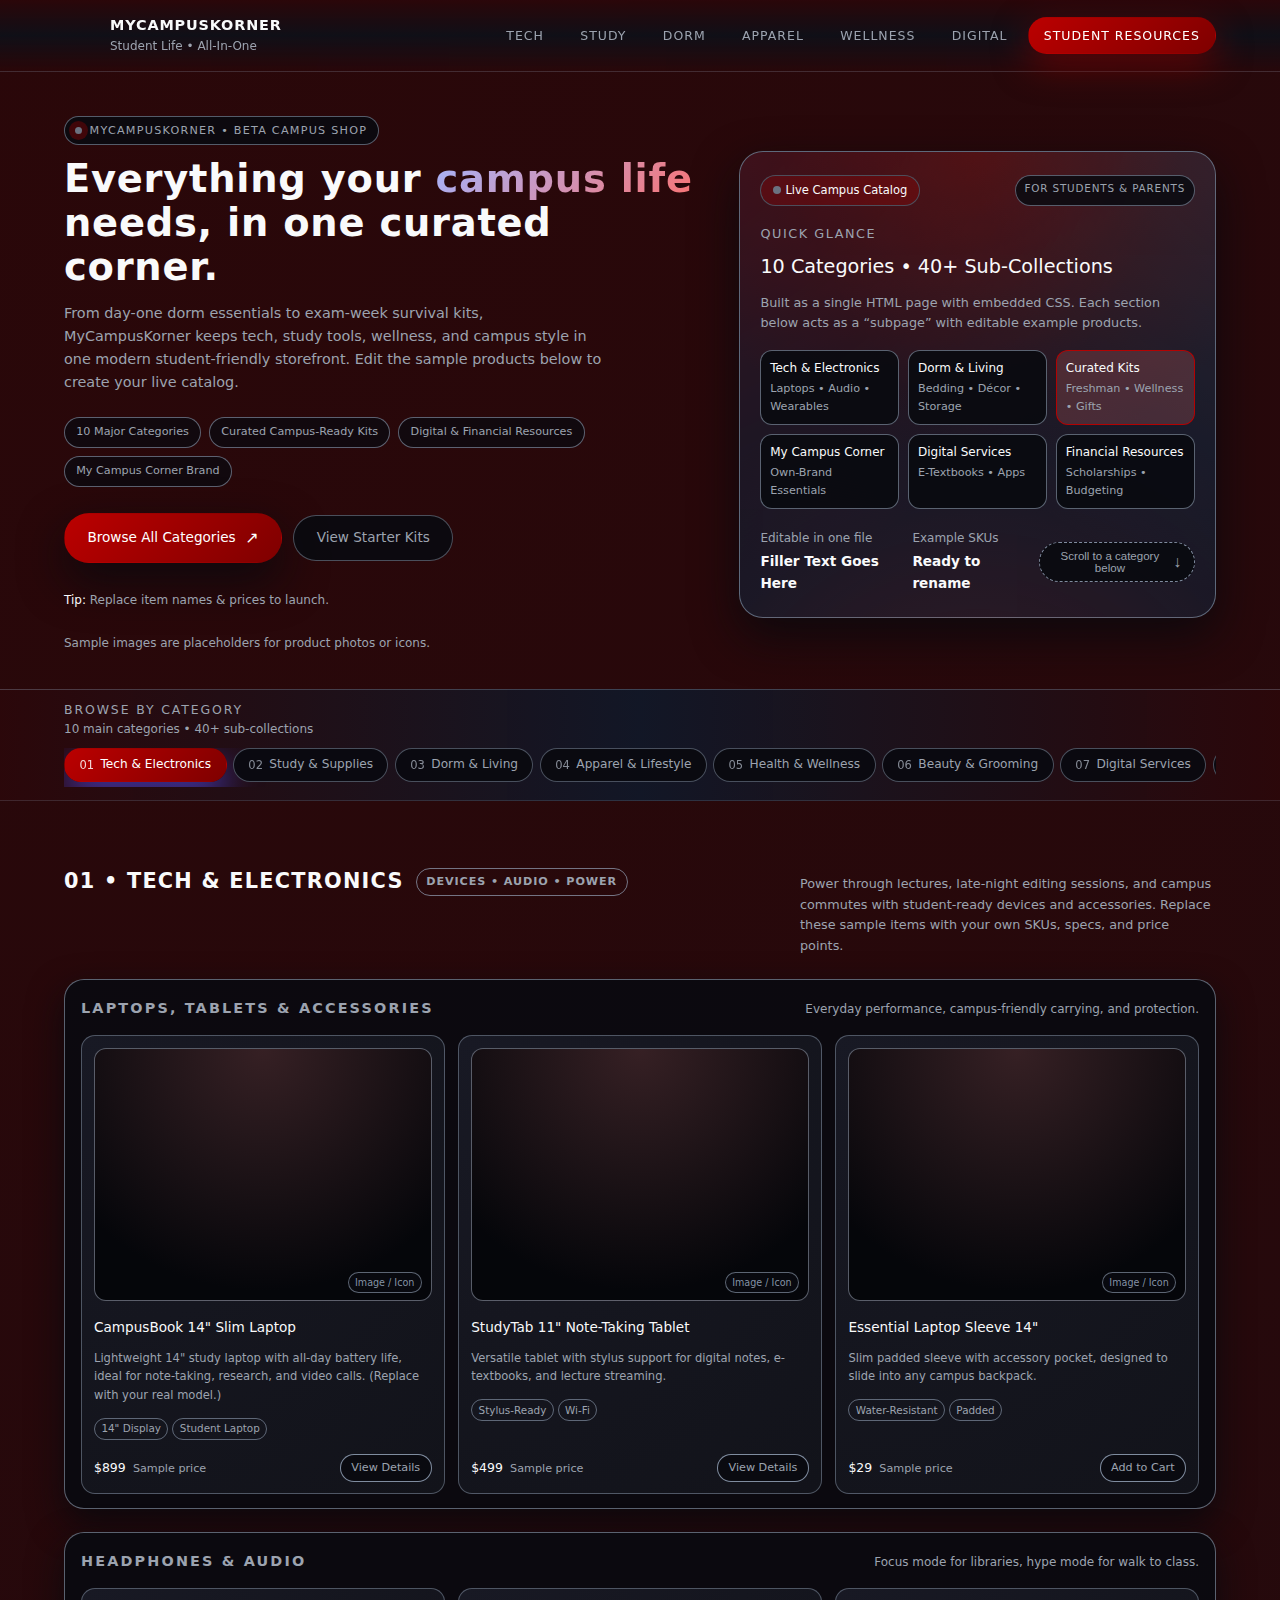
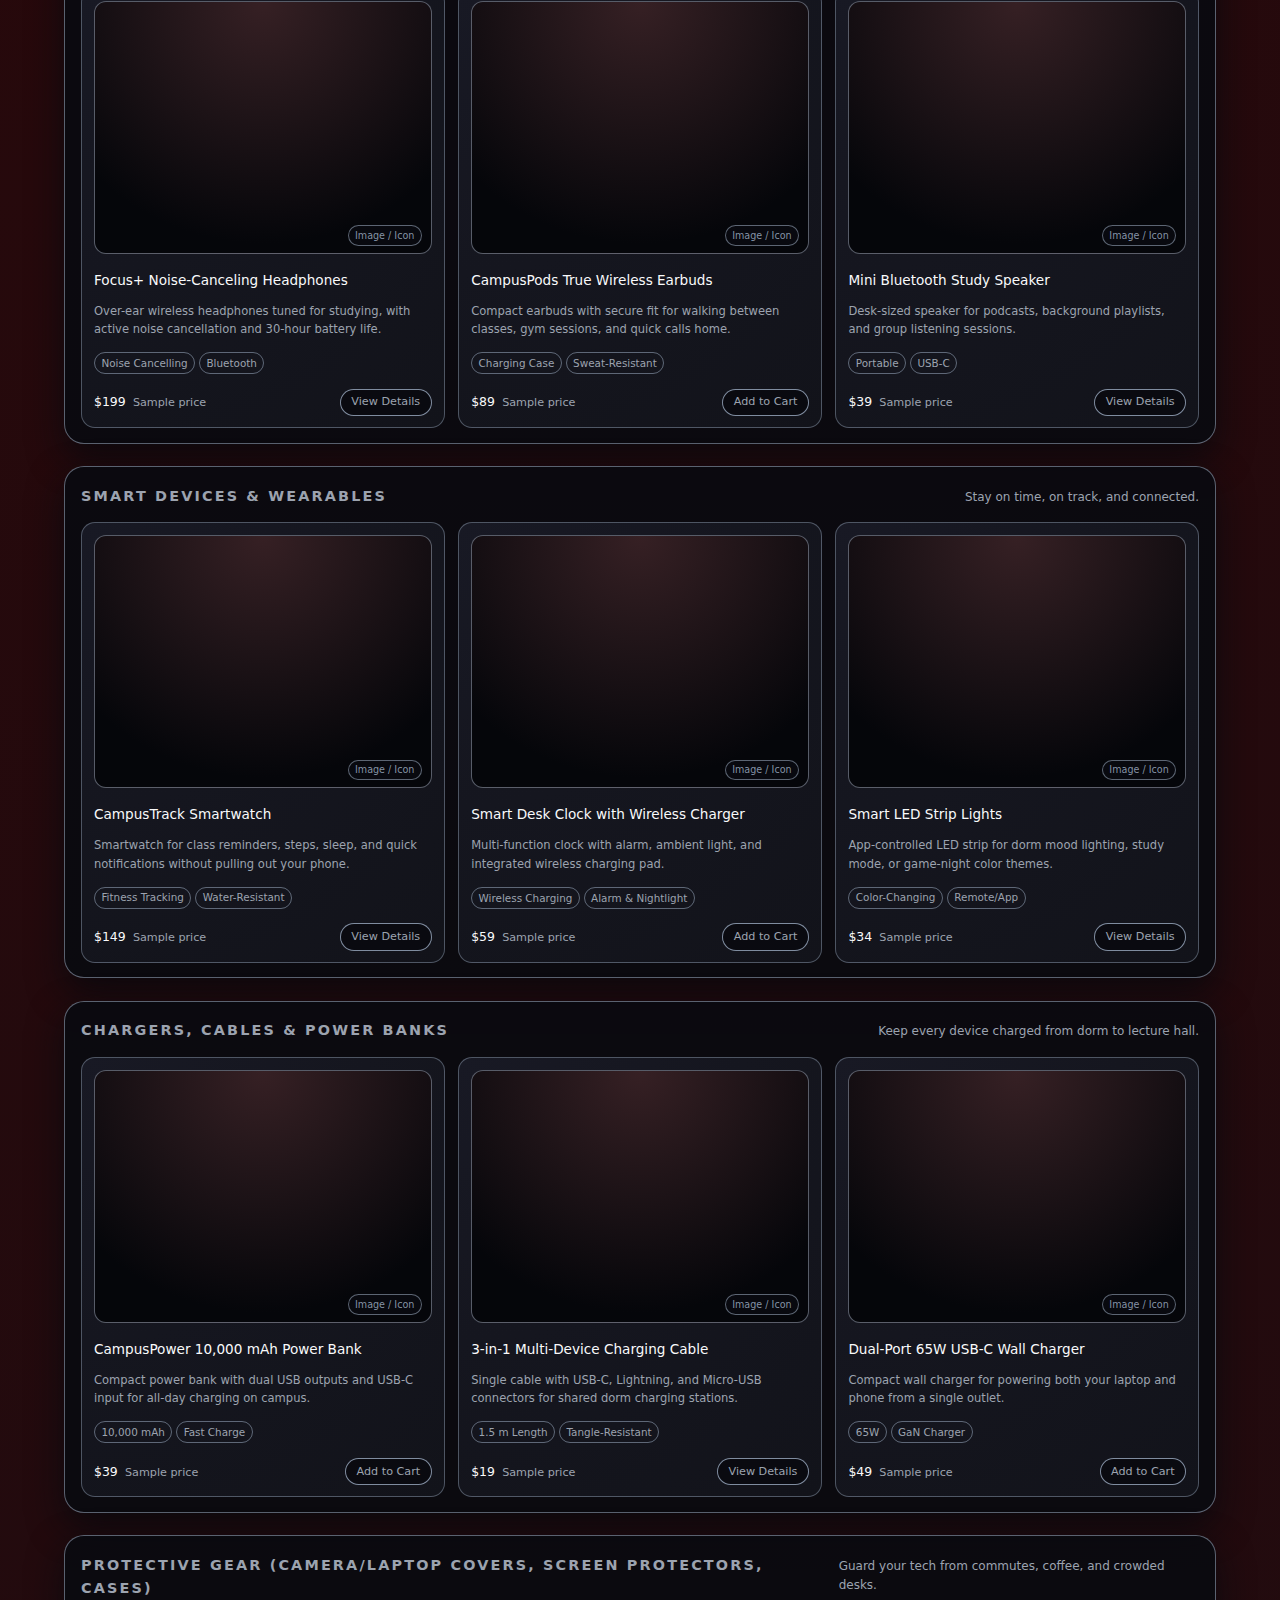
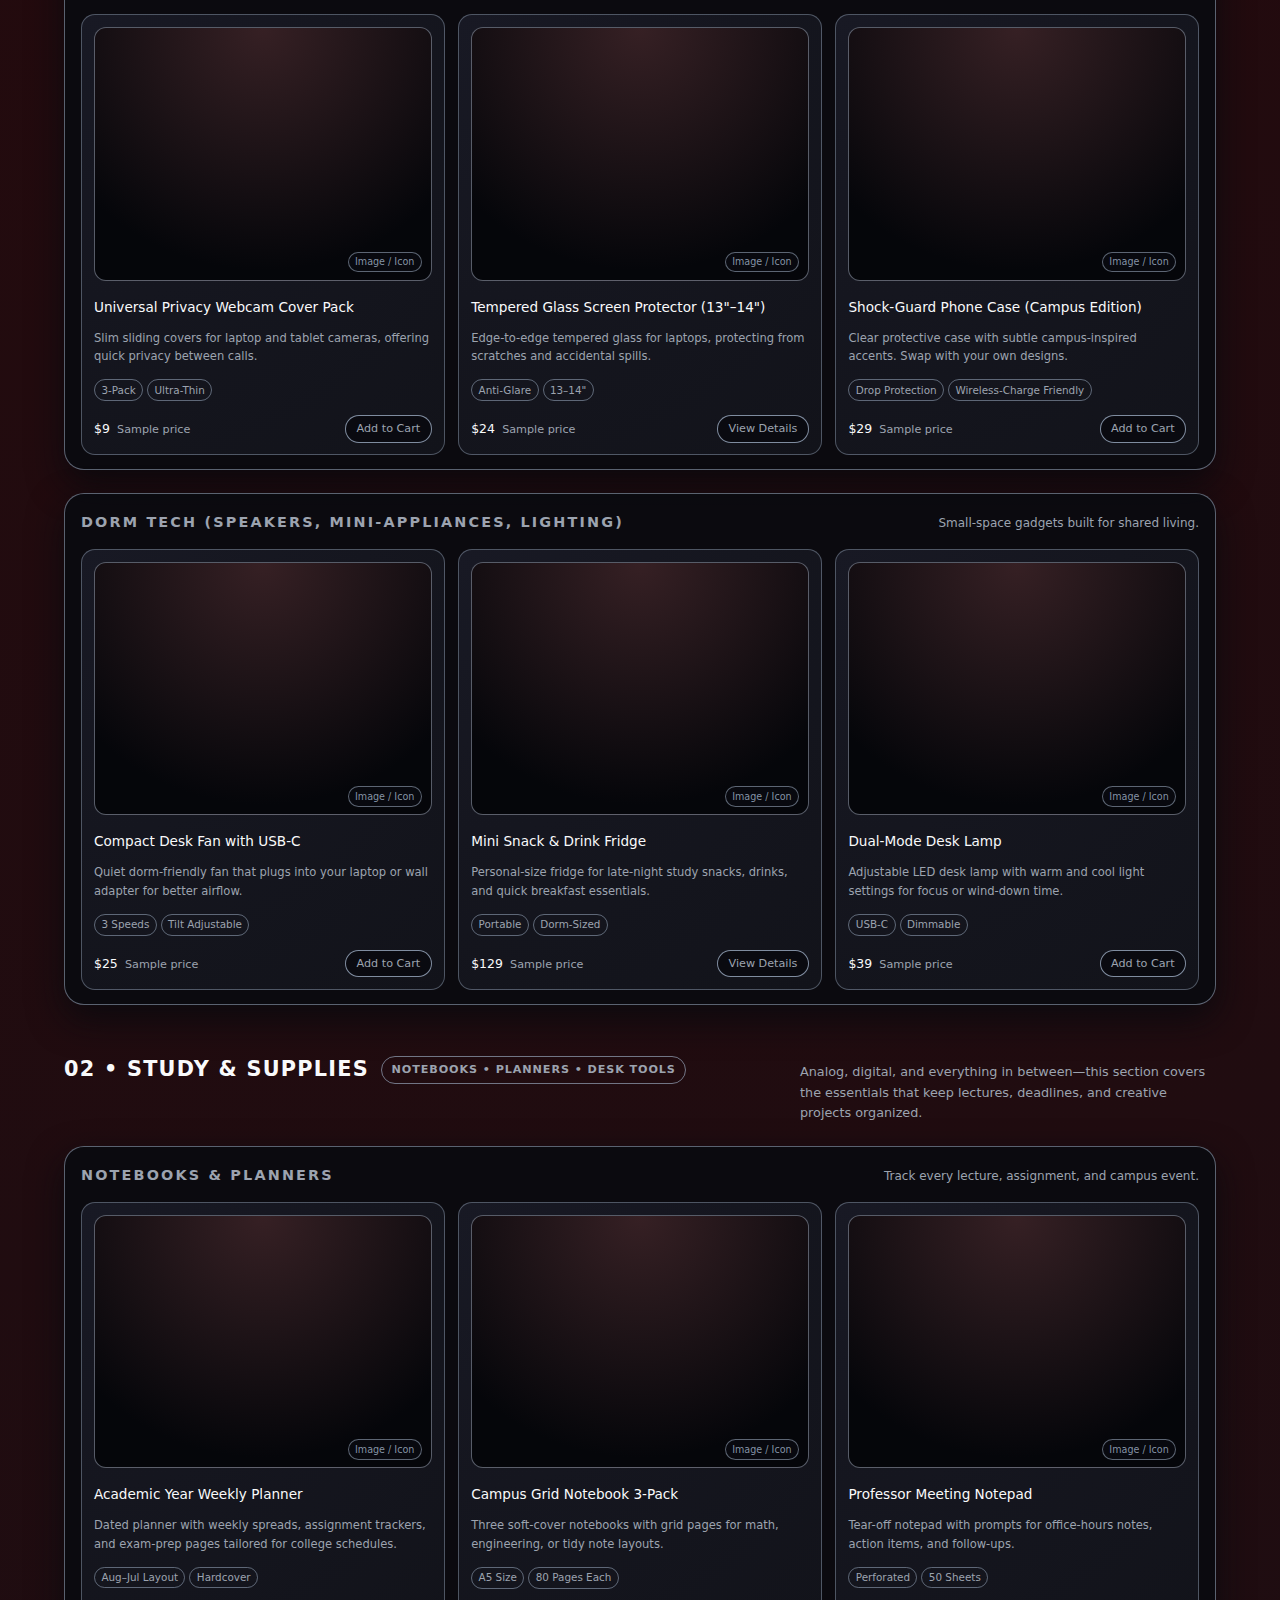
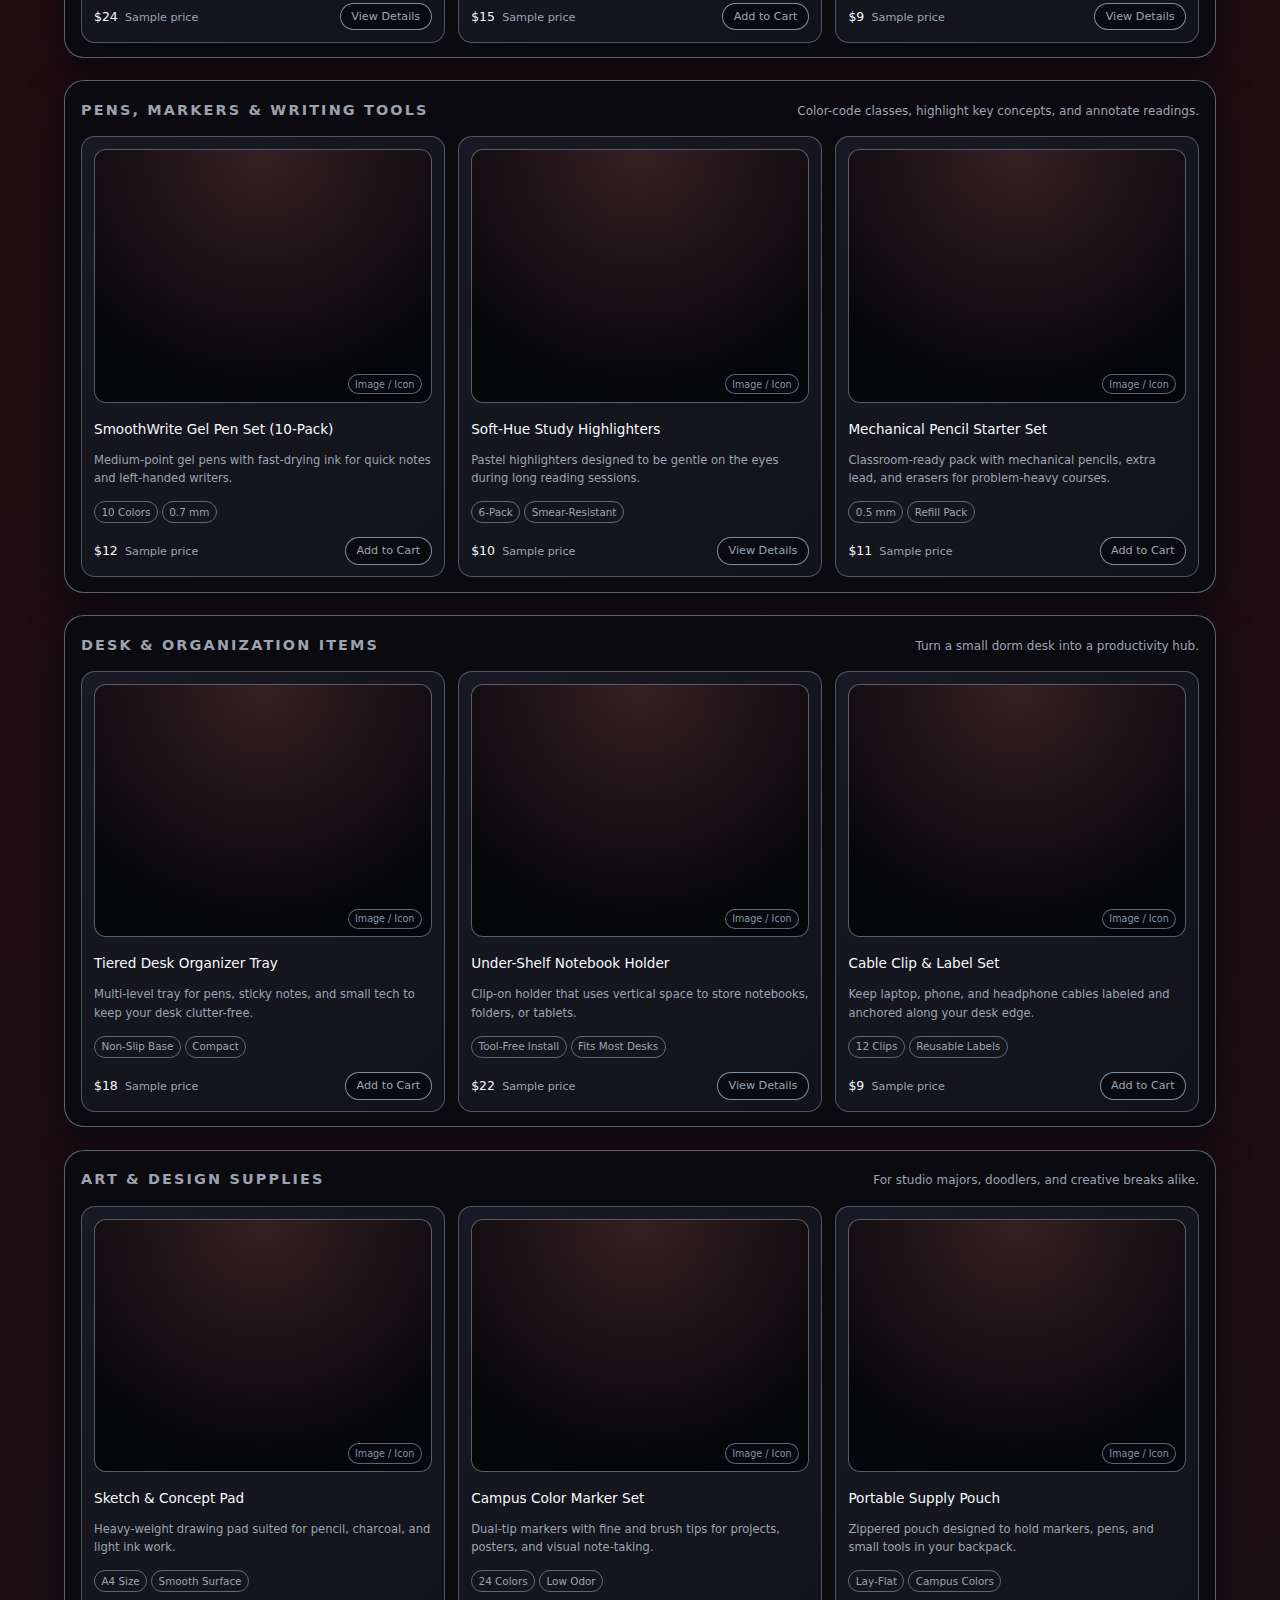
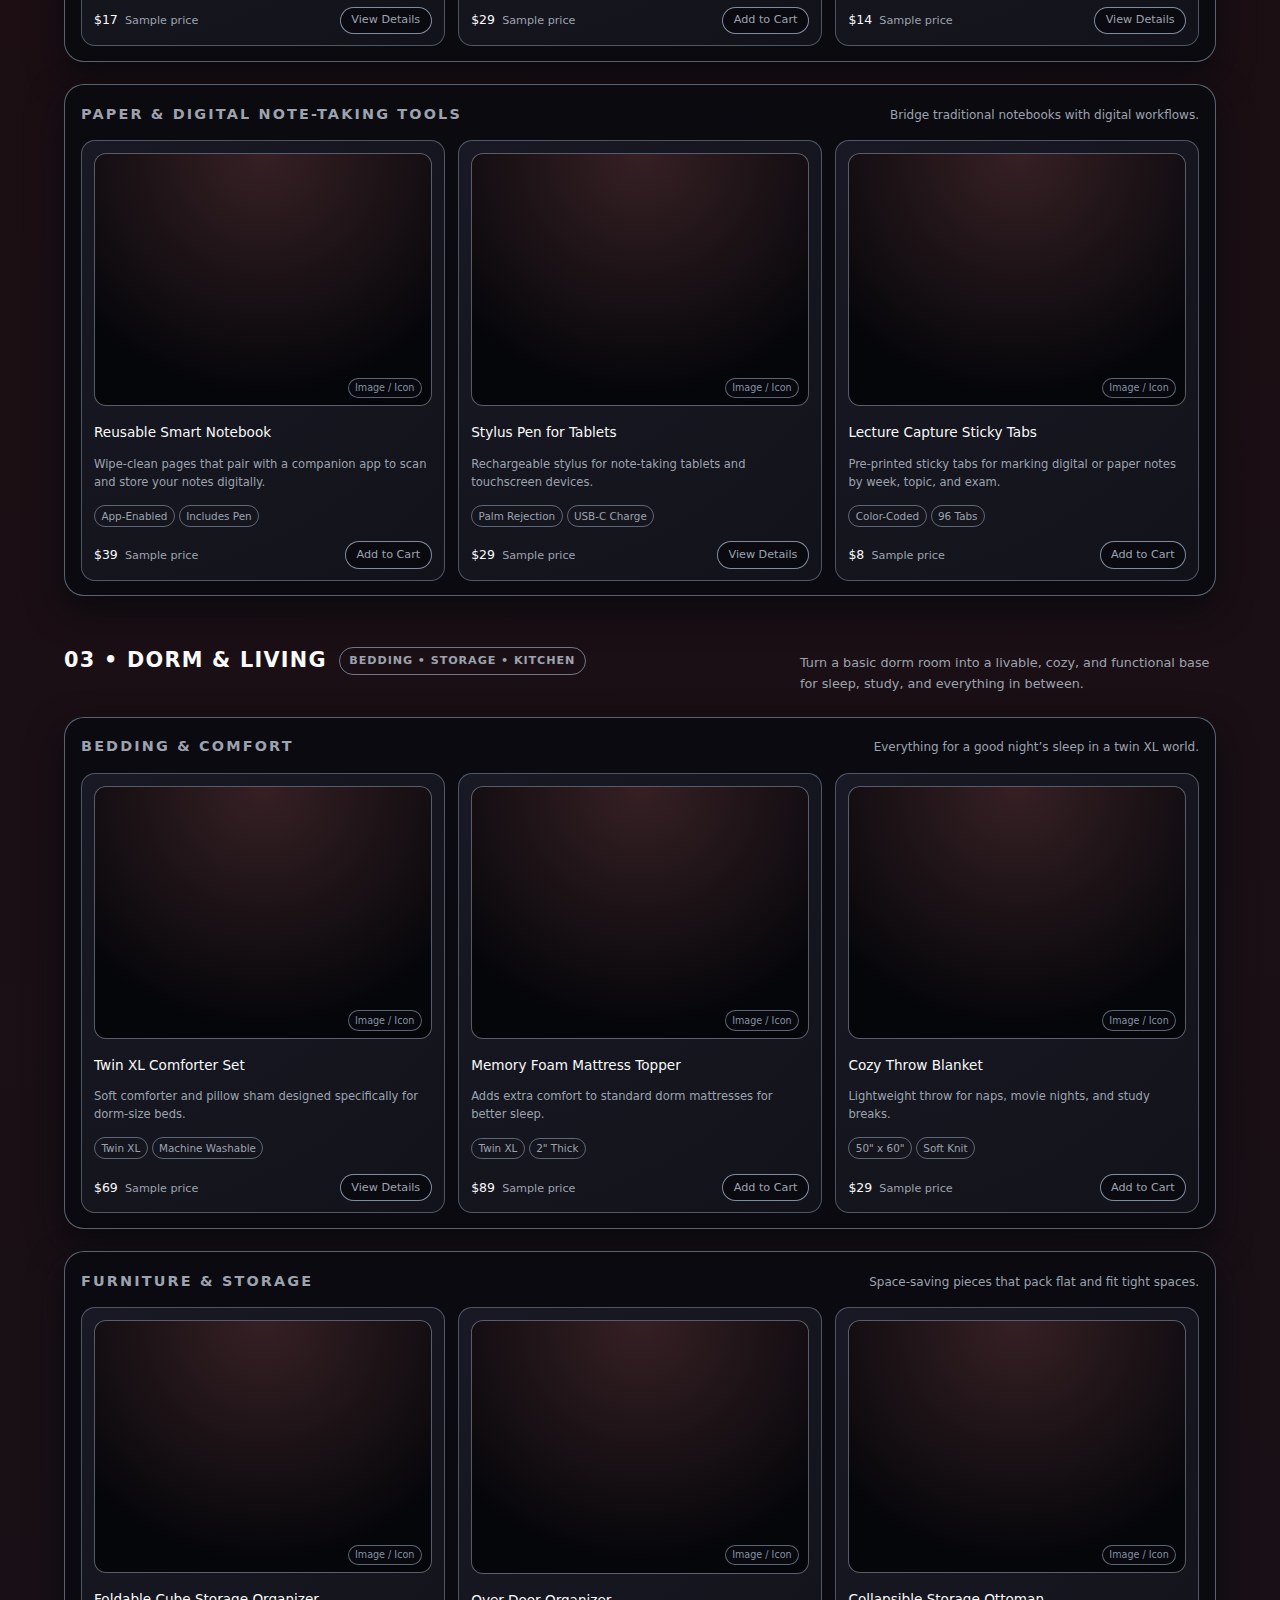
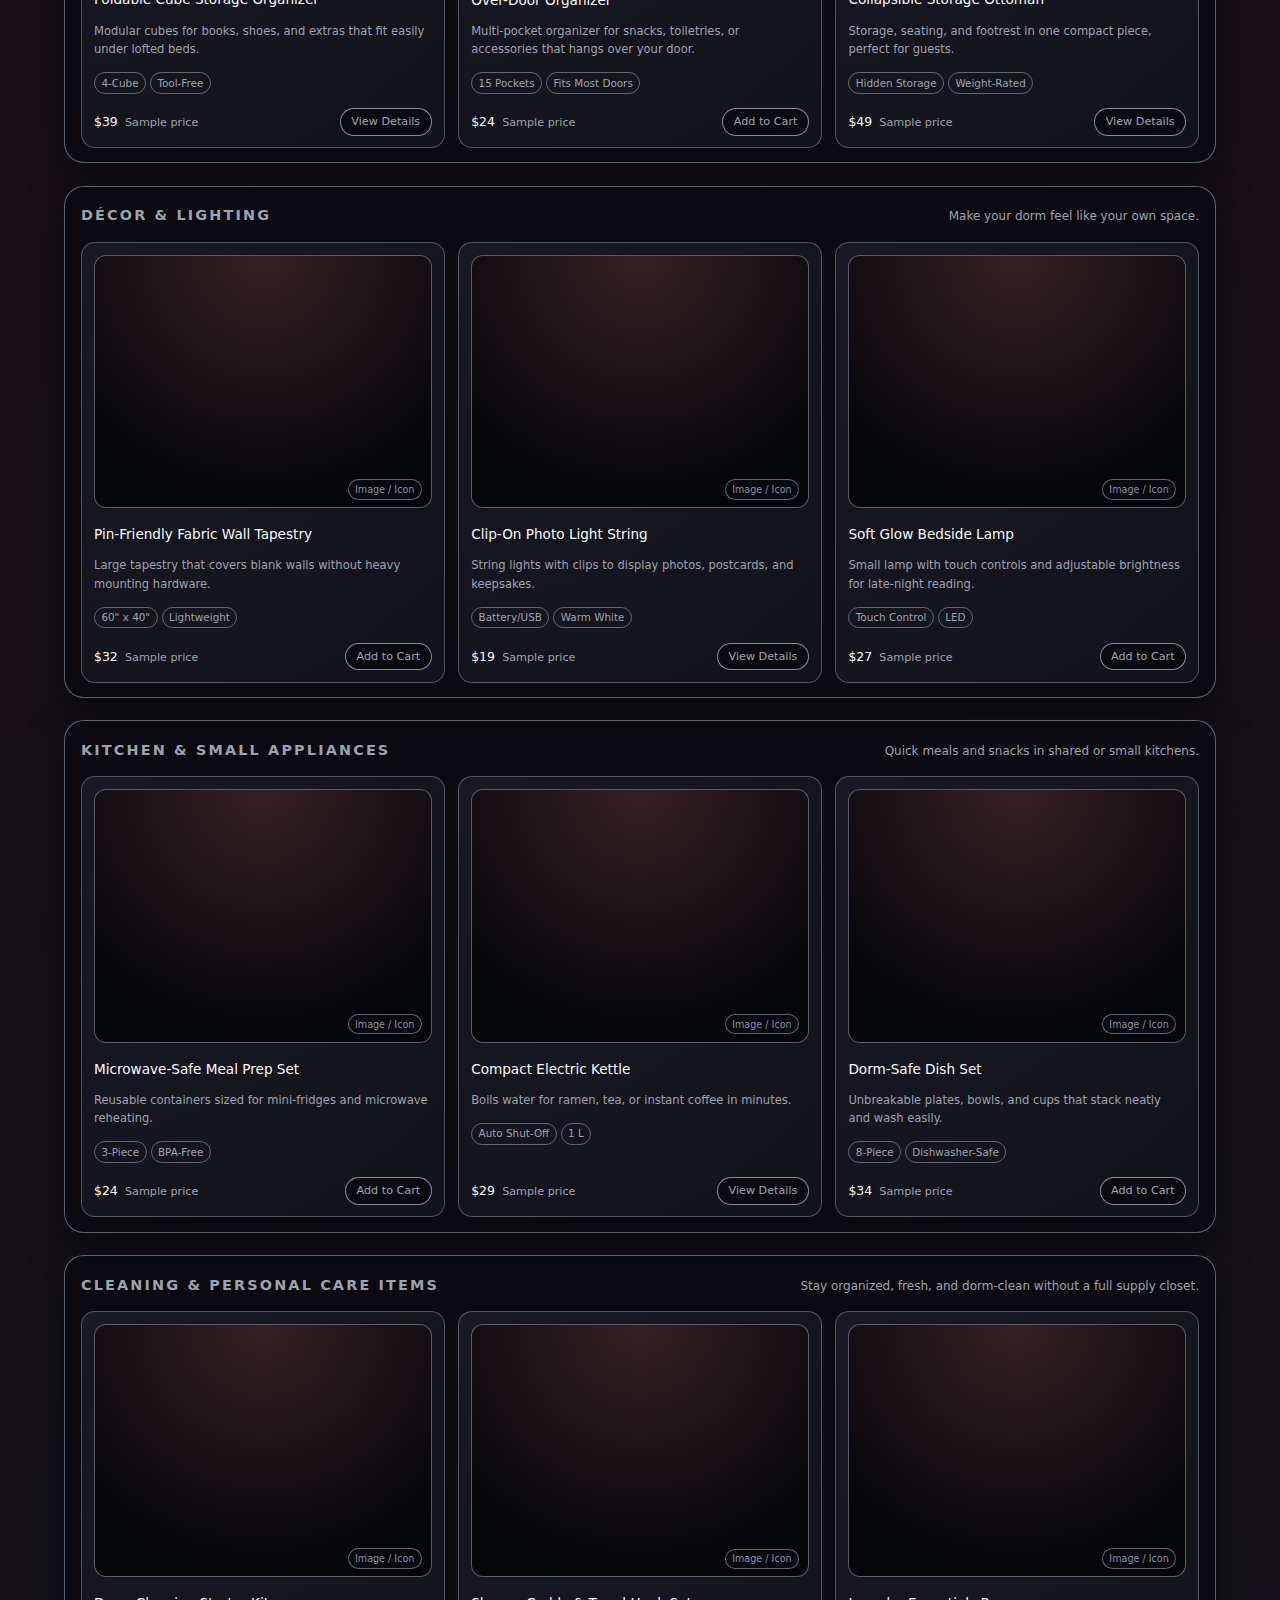
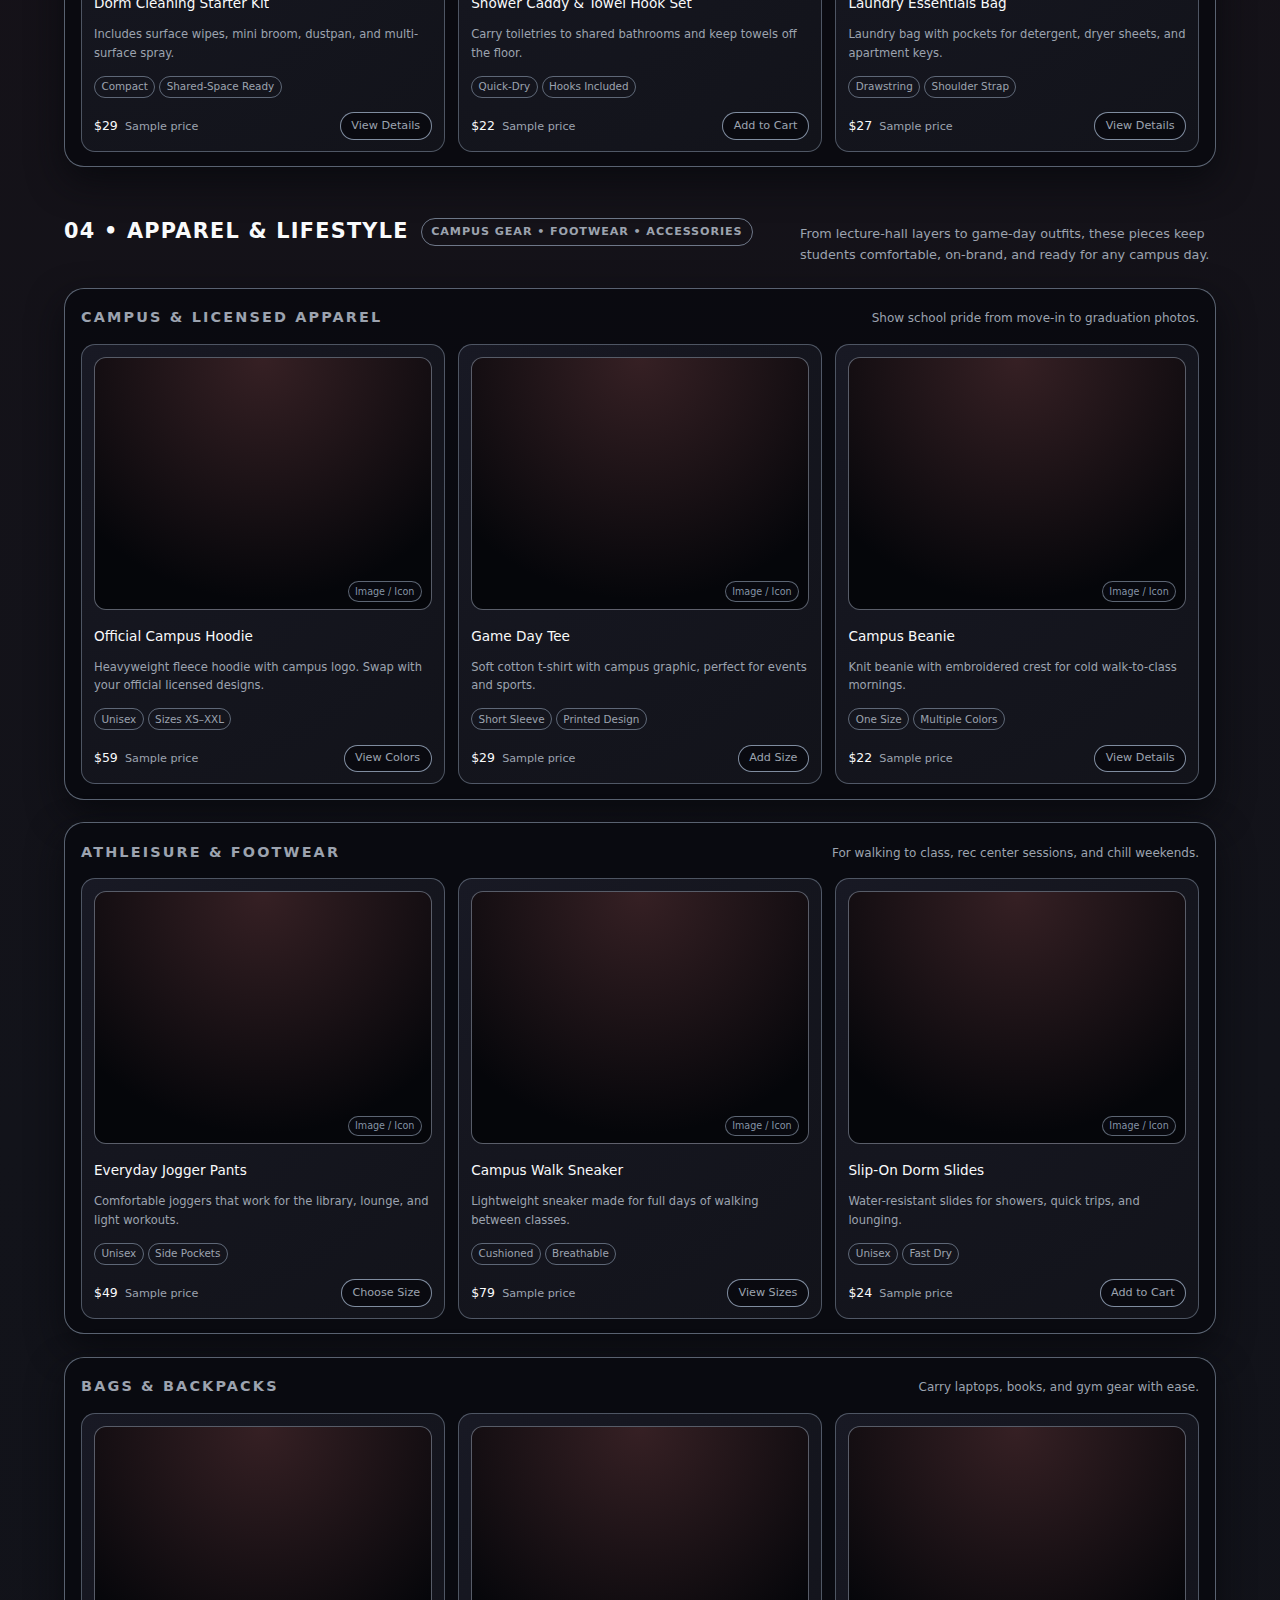
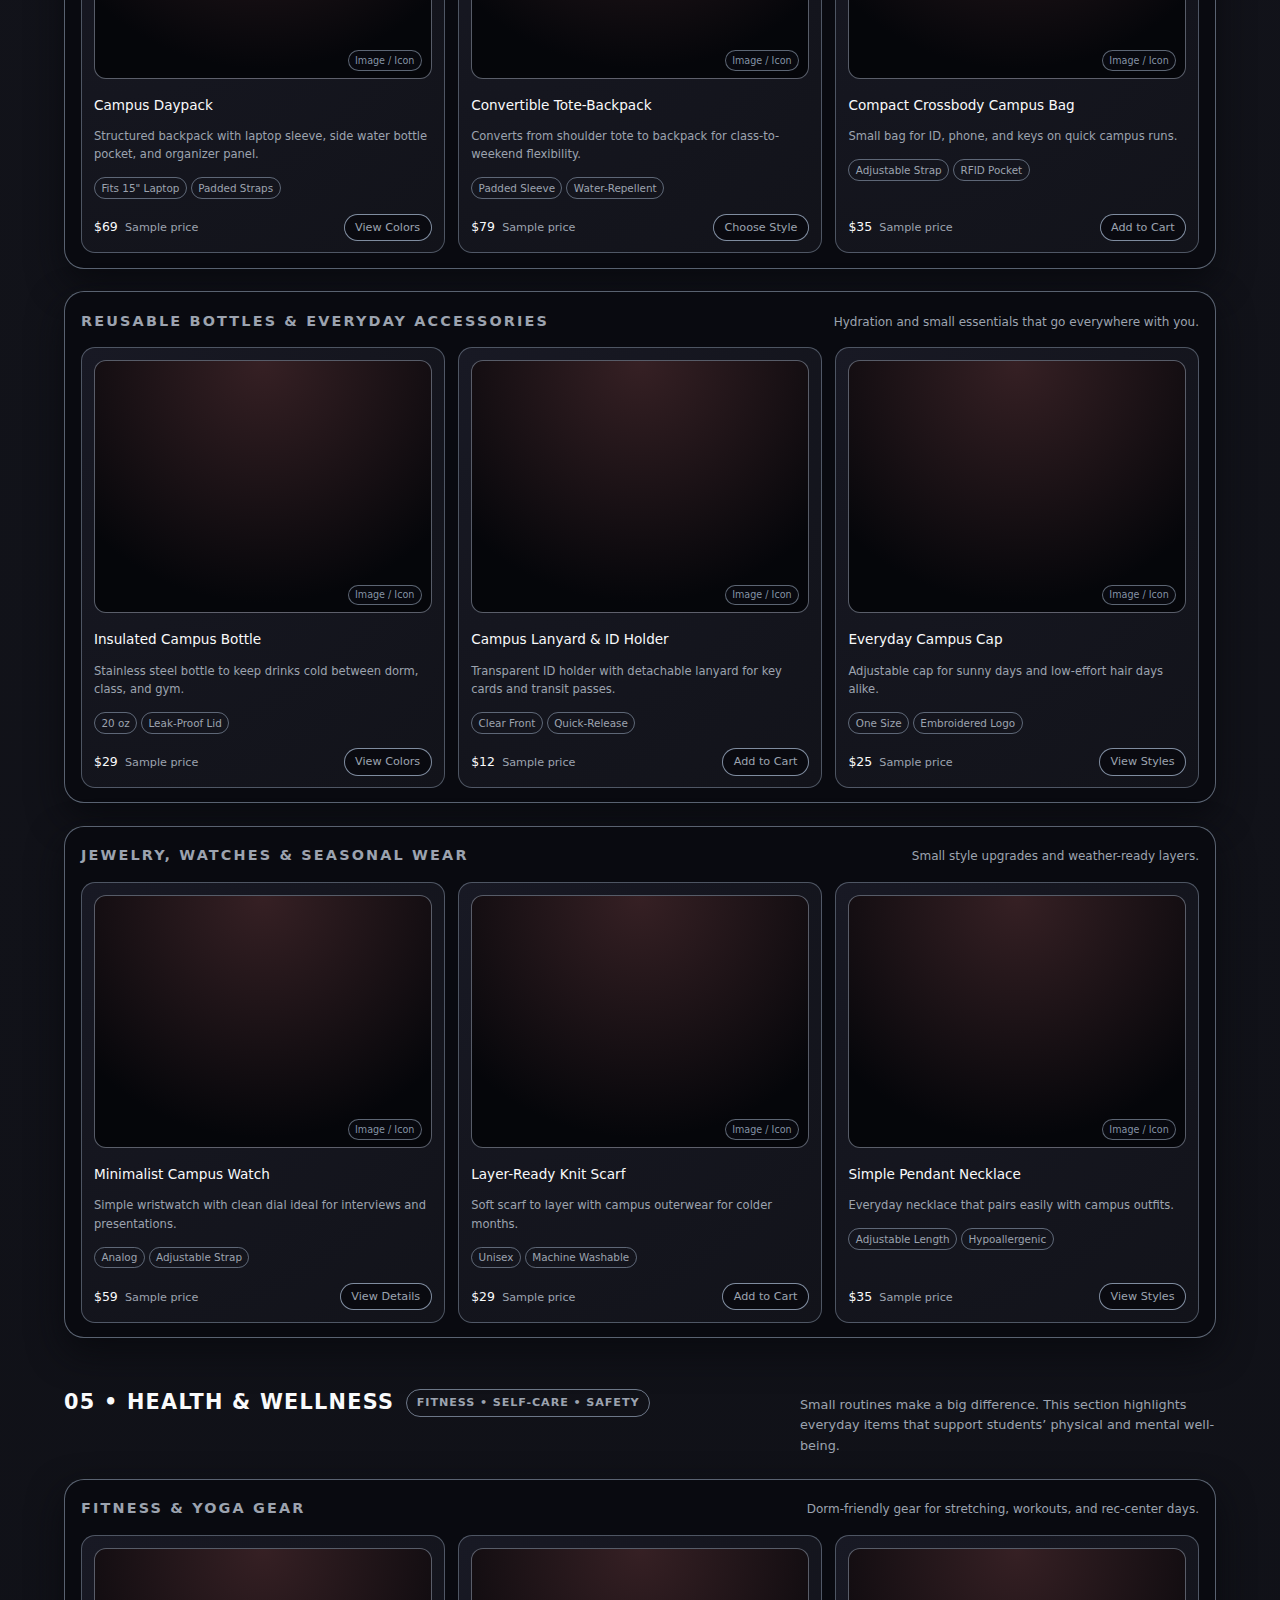
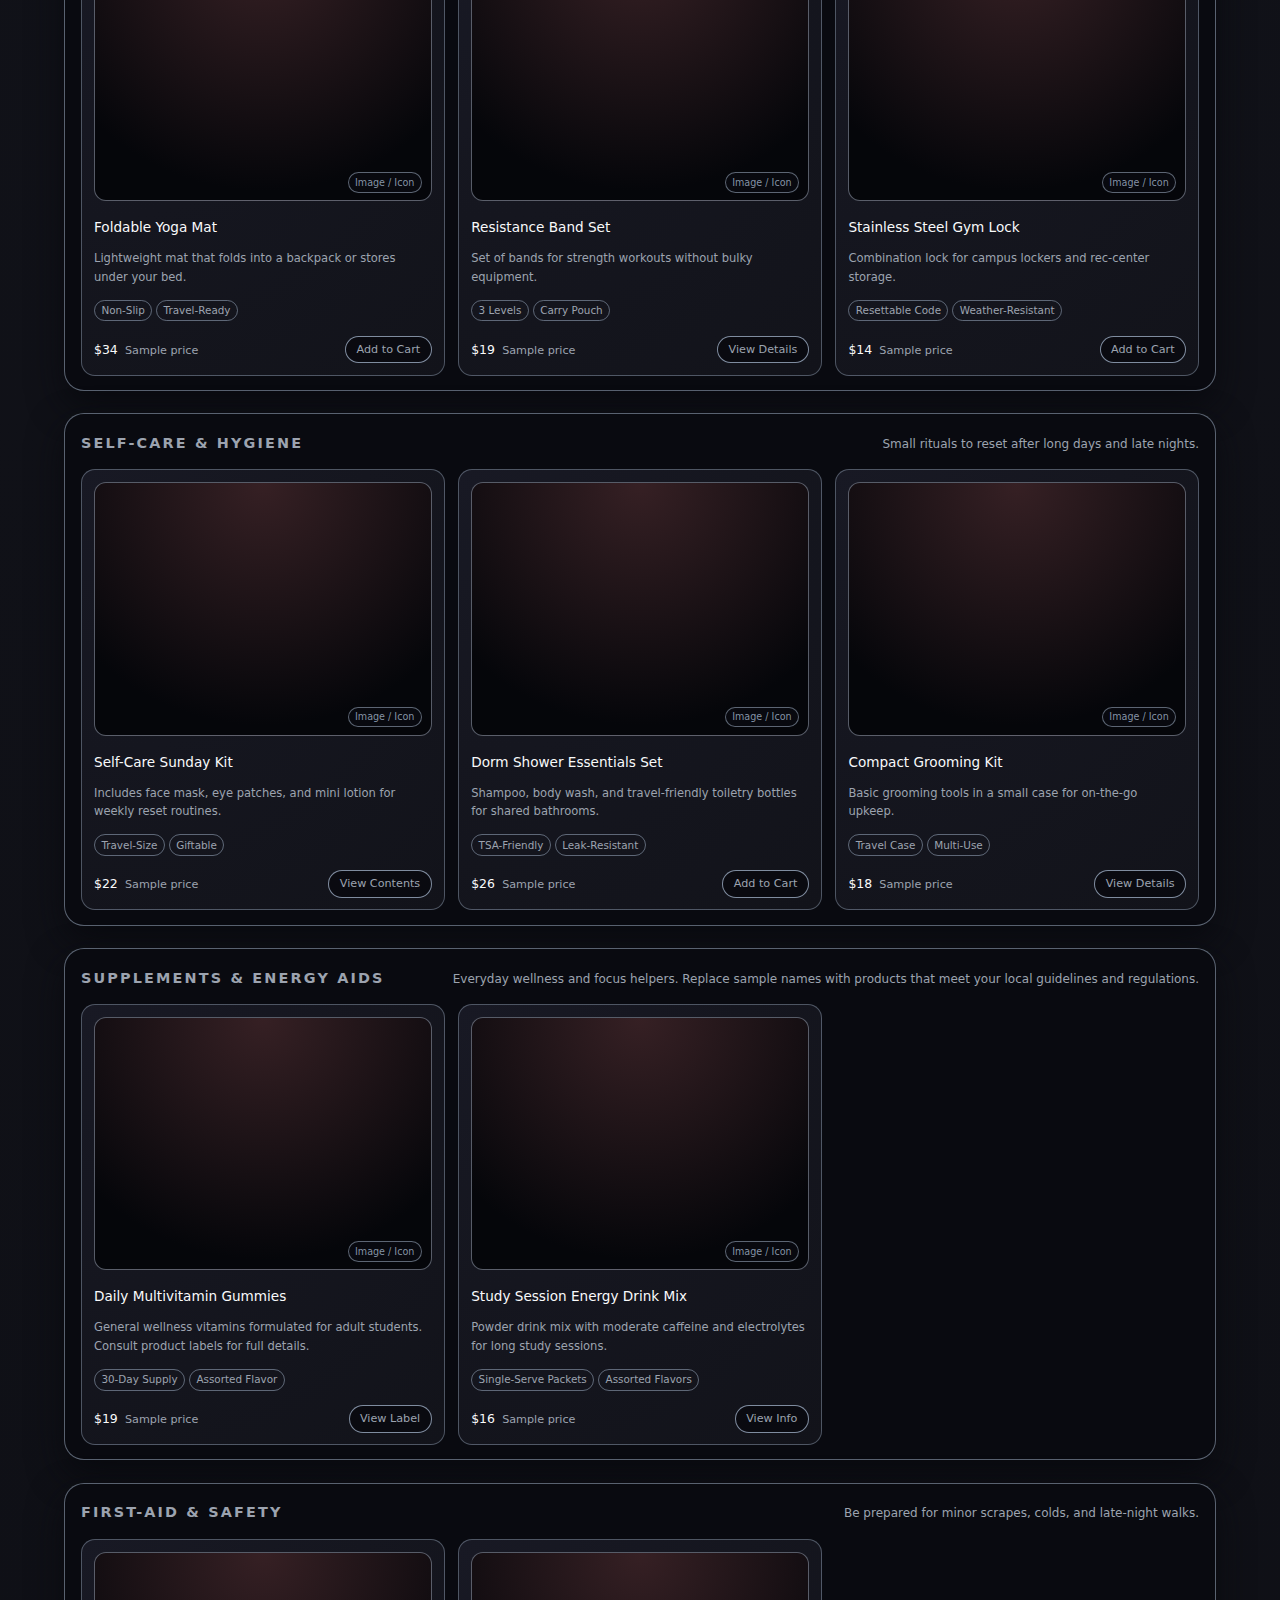
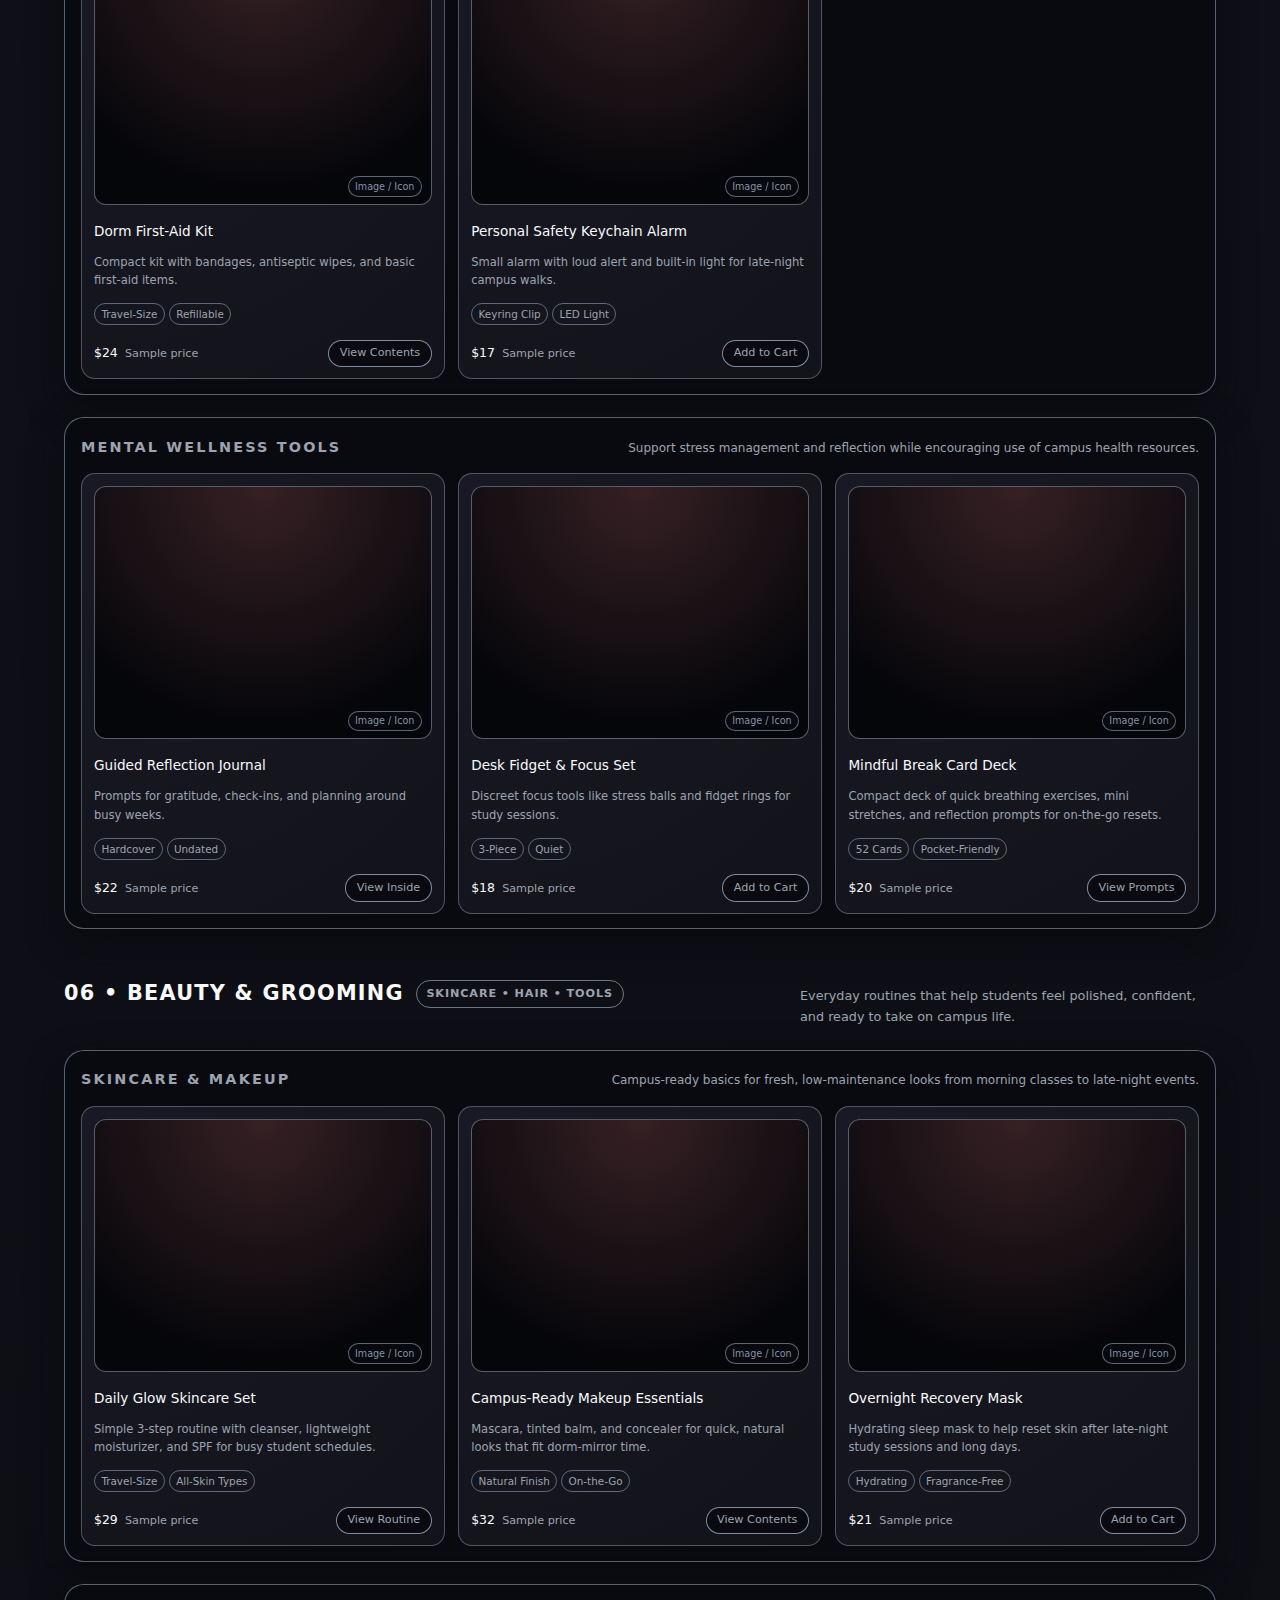
<file: osu.html>
<!DOCTYPE html>
<html lang="en">
<head>
  <meta charset="UTF-8" />
  <title>MyCampusKorner | Student Life Marketplace</title>
  <meta name="viewport" content="width=device-width, initial-scale=1" />
  <style>
   
  
  
  

:root {
  /* ===== OHIO STATE UNIVERSITY THEME (SCARLET & GRAY, DARK UI) ===== */

  /* Core brand anchors */
  --osu-scarlet: #bb0000;        /* Ohio State Scarlet */
  --osu-scarlet-deep: #7f0000;   /* deeper scarlet for shadows / hovers */
  --osu-gray: #444444;           /* mid gray */
  --osu-gray-deep: #1f2933;      /* deep graphite gray */
  --osu-gray-soft: #6b7280;      /* soft gray for subtle accents */

  /* Core surfaces – dark, always tinted by scarlet/gray, never white */
  --bg: #07070a;                        /* base page bg – near-black with gray tint */
  --bg-elevated: #12131a;               /* elevated surfaces – deep graphite */
  --bg-soft: #181924;                   /* soft panels & cards – soft charcoal */

  /* Page & section backgrounds
     Scarlet-to-graphite gradient, so the whole page feels branded.
  */
  --page-bg-start: #2a0709;             /* body gradient start – muted scarlet */
  --page-bg-mid: #12131a;               /* body gradient middle – graphite */
  --page-bg-end: #05060a;               /* body gradient end – almost black */

  --hero-card-bg-top: #2d1114;          /* hero card top – deep scarlet/charcoal */
  --hero-card-bg-bottom: #111827;       /* hero card bottom – dark gray */

  --product-image-bg-top: #312528;      /* product image top – subtle scarlet wash */
  --product-image-bg-bottom: #0b0c12;   /* product image bottom – neutral dark */

  /* Accent palette – SCARLET = primary, GRAY = support */
  --accent: var(--osu-scarlet);                      /* primary accent (buttons, CTAs) */
  --accent-soft: rgba(187, 0, 0, 0.22);              /* soft scarlet glow */
  --accent-strong: var(--osu-scarlet-deep);          /* darker scarlet for hover/active */

  --accent-alt: var(--osu-gray-soft);                /* gray for secondary emphasis */
  --accent-warm: #f97373;                            /* warm alert / soft error red */
  --accent-soft-warm: rgba(249, 115, 115, 0.2);      /* warm wash */

  /* Text (light on dark) */
  --text: #f9fafb;                      /* primary text – off-white for comfort */
  --text-soft: #9ca3af;                 /* muted text */
  
  /* Borders (cool grayscale that works over scarlet/gray surfaces) */
  --border-subtle: rgba(148, 163, 184, 0.32);
  --border-soft: rgba(148, 163, 184, 0.24);
  --border-strong: rgba(148, 163, 184, 0.58);
  --border-stronger: rgba(148, 163, 184, 0.7);
  --border-tag: rgba(148, 163, 184, 0.44);
  --border-light: rgba(148, 163, 184, 0.2);
  --border-medium: rgba(148, 163, 184, 0.46);
  --border-heavy: rgba(148, 163, 184, 0.54);
  --border-dashed-strong: rgba(148, 163, 184, 0.85);

  /* Brand-flavored special borders */
  --border-warm-strong: rgba(187, 0, 0, 0.95);       /* strong scarlet border */
  --border-indigo-strong: rgba(75, 85, 99, 0.9);     /* dark gray border (repurposed) */
  --border-indigo-stronger: rgba(31, 41, 55, 0.95);  /* deeper graphite border */
  --border-blue-strong: rgba(107, 114, 128, 0.8);    /* neutral support gray */

  /* Dark overlays – for headers/nav/category strips, built on graphite */
  --overlay-96: rgba(9, 10, 16, 0.96);  /* header top */
  --overlay-84: rgba(9, 10, 16, 0.84);  /* header mid */
  --overlay-90: rgba(9, 10, 16, 0.9);   /* strong panel / pills */
  --overlay-95: rgba(9, 10, 16, 0.95);  /* subtle panel */
  --overlay-85: rgba(9, 10, 16, 0.85);  /* controls */
  --overlay-75: rgba(9, 10, 16, 0.75);  /* category strip mid */
  --overlay-65: rgba(9, 10, 16, 0.65);
  --overlay-60: rgba(9, 10, 16, 0.6);
  --overlay-100: #05060b;               /* solid fallback */

  /* Glows / special tints (Scarlet as hero, subtle gray support) */
  --glow-online: rgba(187, 0, 0, 0.3);           /* scarlet online dot halo */
  --glow-hero-indigo: rgba(187, 0, 0, 0.45);     /* strong scarlet hero glow */
  --glow-hero-sky: rgba(248, 113, 113, 0.24);    /* soft red highlight glow */
  --glow-hero-warm: rgba(127, 29, 29, 0.45);     /* deep red at base of hero */

  --glow-product-hover: rgba(187, 0, 0, 0.16);   /* scarlet hover aura */

  /* Shadows (tinted by deep scarlet/graphite) */
  --shadow-soft: 0 18px 45px rgba(8, 9, 14, 0.8);
  --shadow-subtle: 0 12px 32px rgba(8, 9, 14, 0.65);
  --shadow-primary: 0 12px 35px rgba(127, 0, 0, 0.65);
  --shadow-primary-strong: 0 18px 45px rgba(85, 0, 0, 0.85);
  --shadow-nav-link: 0 9px 22px rgba(8, 9, 14, 0.6);
  --shadow-nav-pill: 0 11px 28px rgba(8, 9, 14, 0.9);
  --shadow-product-hover: 0 20px 45px rgba(8, 9, 14, 0.95);
  --shadow-subcat: 0 14px 35px rgba(8, 9, 14, 0.85);
  --shadow-btn-ghost-hover: 0 16px 40px rgba(8, 9, 14, 0.85);

  /* Compound gradients – always OSU colors / dark neutrals, no white */
  --gradient-page: radial-gradient(
    circle at top left,
    var(--page-bg-start) 0,
    var(--page-bg-mid) 40%,
    var(--page-bg-end) 100%
  );

  --gradient-header: linear-gradient(
    to bottom,
    rgba(43, 7, 10, 0.9),
    rgba(15, 16, 24, 0.96),
    transparent
  );

  --gradient-category-nav: linear-gradient(
    to right,
    rgba(43, 7, 10, 0.9),
    rgba(17, 24, 39, 0.95),
    rgba(43, 7, 10, 0.9)
  );

  --gradient-hero-card: radial-gradient(
    circle at top,
    #3a1014 0,
    #111827 60%
  );

  --gradient-product-image: radial-gradient(
    circle at top,
    #362024 0,
    #05060a 80%
  );

  --gradient-footer: radial-gradient(
    circle at top,
    #181924,
    #05060a
  );

  /* Hero overlay:
     - top-left: strong scarlet glow
     - top-right: soft red glow
     - bottom: deep red foundation
  */
  --hero-card-overlay-layer:
    radial-gradient(
      circle at 0 0,
      var(--glow-hero-indigo),
      transparent 55%
    ),
    radial-gradient(
      circle at 100% 0,
      var(--glow-hero-sky),
      transparent 55%
    ),
    radial-gradient(
      circle at 50% 100%,
      var(--glow-hero-warm),
      transparent 45%
    );

  /* Radii / transitions / layout (unchanged) */
  --radius-lg: 20px;
  --radius-md: 14px;
  --radius-pill: 999px;
  --transition-fast: 180ms ease-out;
  --transition-med: 220ms ease-out;
  --nav-h: 72px;
  --section-max-w: 1200px;
}

/* Global reset */
* {
  box-sizing: border-box;
  margin: 0;
  padding: 0;
}

  
  
  
  


    body {
      font-family: system-ui, -apple-system, BlinkMacSystemFont, "SF Pro Text",
        "Segoe UI", sans-serif;
      background: var(--gradient-page);
      color: var(--text);
      line-height: 1.6;
      -webkit-font-smoothing: antialiased;
      scroll-behavior: smooth;
    }

    a {
      color: inherit;
      text-decoration: none;
    }

    img {
      max-width: 100%;
      display: block;
    }

    /* Layout Shell */

    .page-shell {
      min-height: 100vh;
      color: var(--text);
    }

    .content-width {
      max-width: var(--section-max-w);
      margin: 0 auto;
      padding: 0 1.5rem;
    }

    header {
      position: sticky;
      top: 0;
      z-index: 50;
      backdrop-filter: blur(28px);
      background: var(--gradient-header);
      border-bottom: 1px solid var(--border-soft);
      height: var(--nav-h);
    }

    .nav-bar {
      max-width: var(--section-max-w);
      margin: 0 auto;
      height: 100%;
      display: flex;
      align-items: center;
      justify-content: space-between;
      gap: 1.5rem;
      padding: 0 1.5rem;
    }

    .logo-lockup {
      display: flex;
      align-items: center;
      gap: 0.75rem;
    }

    /* NEW: logo uses local image logo.png */
    .logo-mark {
      width: 34px;
      height: 34px;
      border-radius: 0;
      background-image: url("https://raw.githubusercontent.com/ivl-ad/campus/refs/heads/main/logo1.png");
      background-size: contain;
      background-repeat: no-repeat;
      background-position: left center;
      position: relative;
      overflow: visible;
      box-shadow: none;
    }

    .logo-mark::after {
      content: none;
    }

    .logo-initials {
      display: none;
    }

    .logo-text-main {
      font-weight: 700;
      letter-spacing: 0.06em;
      text-transform: uppercase;
      font-size: 0.9rem;
    }

    .logo-text-sub {
      font-size: 0.75rem;
      color: var(--text-soft);
    }

    .nav-links {
      display: flex;
      align-items: center;
      gap: 0.25rem;
    }

    .nav-link {
      padding: 0.5rem 0.95rem;
      border-radius: 999px;
      font-size: 0.78rem;
      text-transform: uppercase;
      letter-spacing: 0.08em;
      border: 1px solid transparent;
      color: var(--text-soft);
      cursor: pointer;
      background: transparent;
      transition:
        background var(--transition-fast),
        color var(--transition-fast),
        border-color var(--transition-fast),
        transform var(--transition-fast),
        box-shadow var(--transition-fast);
      white-space: nowrap;
    }

    .nav-link:hover {
      background: var(--overlay-90);
      border-color: var(--border-medium);
      color: var(--text);
      transform: translateY(-1px);
      box-shadow: var(--shadow-nav-link);
    }

    .nav-link--primary {
      background: linear-gradient(135deg, var(--accent), var(--accent-strong));
      color: #ffffff;
      border-color: transparent;
      box-shadow: var(--shadow-primary);
    }

    .nav-link--primary:hover {
      transform: translateY(-1px) translateX(0.5px) scale(1.01);
      box-shadow: var(--shadow-primary-strong);
    }

    .nav-slim-cta {
      display: none;
    }

    /* Hero */

    .hero {
      padding: 2.75rem 0 2.25rem;
    }

    .hero-grid {
      display: grid;
      grid-template-columns: minmax(0, 1.35fr) minmax(0, 1fr);
      gap: 2rem;
      align-items: center;
    }

    .eyebrow {
      display: inline-flex;
      align-items: center;
      gap: 0.45rem;
      padding: 0.28rem 0.65rem;
      border-radius: 999px;
      background: var(--overlay-90);
      border: 1px solid var(--border-heavy);
      color: var(--text-soft);
      font-size: 0.7rem;
      text-transform: uppercase;
      letter-spacing: 0.11em;
      margin-bottom: 0.75rem;
    }

    .eyebrow-dot {
      width: 7px;
      height: 7px;
      border-radius: 50%;
      background: var(--accent-alt);
      box-shadow: 0 0 0 6px var(--glow-online);
    }

    .hero-title {
      font-size: clamp(2.15rem, 3vw, 2.8rem);
      line-height: 1.15;
      letter-spacing: 0.02em;
      margin-bottom: 0.8rem;
    }

    .hero-title span.gradient {
      background: linear-gradient(135deg, #a5b4fc, var(--accent-warm));
      -webkit-background-clip: text;
      color: transparent;
    }

    .hero-subtitle {
      color: var(--text-soft);
      font-size: 0.9rem;
      max-width: 34rem;
      margin-bottom: 1.4rem;
    }

    .hero-chips {
      display: flex;
      flex-wrap: wrap;
      gap: 0.5rem;
      margin-bottom: 1.6rem;
    }

    .hero-chip {
      font-size: 0.7rem;
      padding: 0.35rem 0.7rem;
      border-radius: 999px;
      border: 1px solid var(--border-strong);
      color: var(--text-soft);
      background: var(--overlay-75);
    }

    .hero-actions {
      display: flex;
      flex-wrap: wrap;
      gap: 0.7rem;
      align-items: center;
      margin-bottom: 1.75rem;
    }

    .btn {
      border-radius: var(--radius-pill);
      padding: 0.7rem 1.4rem;
      border: 1px solid transparent;
      font-size: 0.85rem;
      font-weight: 500;
      cursor: pointer;
      display: inline-flex;
      align-items: center;
      gap: 0.6rem;
      transition:
        background var(--transition-med),
        border-color var(--transition-med),
        transform var(--transition-med),
        box-shadow var(--transition-med),
        color var(--transition-med);
    }

    .btn-primary {
      background: linear-gradient(135deg, var(--accent), var(--accent-strong));
      color: #ffffff;
      box-shadow: var(--shadow-soft);
    }

    .btn-primary:hover {
      transform: translateY(-1px) scale(1.01);
      box-shadow: 0 22px 55px rgba(79, 70, 229, 0.85);
    }

    .btn-ghost {
      background: var(--overlay-90);
      border-color: var(--border-medium);
      color: var(--text-soft);
    }

    .btn-ghost:hover {
      background: var(--overlay-100);
      border-color: var(--border-stronger);
      color: var(--text);
      transform: translateY(-1px);
      box-shadow: var(--shadow-btn-ghost-hover);
    }

    .btn-icon {
      font-size: 1rem;
    }

    .hero-footnote {
      font-size: 0.75rem;
      color: var(--text-soft);
      display: flex;
      flex-wrap: wrap;
      gap: 1.5rem;
    }

    .hero-footnote strong {
      color: var(--text);
      font-weight: 500;
    }

    /* Hero right side */

    .hero-card {
      border-radius: 24px;
      padding: 1.4rem 1.25rem;
      background: var(--gradient-hero-card);
      border: 1px solid var(--border-strong);
      box-shadow: var(--shadow-soft);
      position: relative;
      overflow: hidden;
    }

    .hero-card::before {
      content: "";
      position: absolute;
      inset: -40%;
      background: var(--hero-card-overlay-layer);
      opacity: 0.8;
      pointer-events: none;
    }

    .hero-card-inner {
      position: relative;
      z-index: 1;
    }

    .pill-row {
      display: flex;
      justify-content: space-between;
      gap: 0.5rem;
      margin-bottom: 1.1rem;
      font-size: 0.72rem;
    }

    .pill {
      padding: 0.35rem 0.7rem;
      border-radius: 999px;
      background: var(--overlay-85);
      border: 1px solid var(--border-heavy);
      display: inline-flex;
      align-items: center;
      gap: 0.3rem;
      color: var(--text-soft);
    }

    .pill-accent {
      background: var(--accent-soft);
      border-color: var(--border-indigo-strong);
      color: var(--text);
    }

    .pill-dot {
      width: 8px;
      height: 8px;
      border-radius: 999px;
      background: var(--accent-alt);
    }

    .pill-badge {
      font-size: 0.65rem;
      padding: 0.25rem 0.55rem;
      border-radius: 999px;
      border: 1px solid var(--border-heavy);
      background: var(--overlay-85);
      color: var(--text-soft);
      text-transform: uppercase;
      letter-spacing: 0.08em;
    }

    .mini-title {
      font-size: 0.8rem;
      letter-spacing: 0.12em;
      text-transform: uppercase;
      color: var(--text-soft);
      margin-bottom: 0.5rem;
    }

    .hero-card-heading {
      font-size: 1.2rem;
      margin-bottom: 0.6rem;
    }

    .hero-card-sub {
      font-size: 0.8rem;
      color: var(--text-soft);
      margin-bottom: 1rem;
    }

    .category-strip {
      display: grid;
      grid-template-columns: repeat(3, minmax(0, 1fr));
      gap: 0.55rem;
      margin-bottom: 1.25rem;
    }

    .category-pill {
      padding: 0.5rem 0.55rem;
      border-radius: 12px;
      background: var(--overlay-90);
      border: 1px solid var(--border-strong);
      font-size: 0.75rem;
      display: flex;
      flex-direction: column;
      gap: 0.15rem;
    }

    .category-pill span.label {
      color: var(--text);
    }

    .category-pill span.meta {
      font-size: 0.7rem;
      color: var(--text-soft);
    }

    .category-pill--highlight {
      background: var(--accent-soft-warm);
      border-color: var(--border-warm-strong);
    }

    .hero-card-footer {
      display: flex;
      justify-content: space-between;
      align-items: center;
      gap: 0.75rem;
      font-size: 0.75rem;
    }

    .hero-card-stat {
      display: flex;
      flex-direction: column;
      gap: 0.15rem;
      color: var(--text-soft);
    }

    .hero-card-stat strong {
      font-size: 0.85rem;
      color: var(--text);
    }

    .hero-card-cta {
      padding: 0.45rem 0.8rem;
      border-radius: 999px;
      border: 1px dashed var(--border-dashed-strong);
      font-size: 0.72rem;
      display: inline-flex;
      align-items: center;
      gap: 0.4rem;
      background: var(--overlay-90);
      color: var(--text-soft);
    }

    /* Category Navigation */

    .category-nav-shell {
      border-top: 1px solid var(--border-subtle);
      border-bottom: 1px solid var(--border-light);
      margin-bottom: 2rem;
      background: var(--gradient-category-nav);
    }

    .category-nav {
      max-width: var(--section-max-w);
      margin: 0 auto;
      padding: 0.65rem 1.5rem 0.8rem;
      display: flex;
      flex-direction: column;
      gap: 0.55rem;
    }

    .category-nav-top {
      display: flex;
      align-items: center;
      justify-content: space-between;
      gap: 0.75rem;
    }

    .category-nav-label {
      font-size: 0.78rem;
      text-transform: uppercase;
      letter-spacing: 0.15em;
      color: var(--text-soft);
    }

    .category-nav-count {
      font-size: 0.75rem;
      color: var(--text-soft);
    }

    .category-pill-row {
      display: flex;
      gap: 0.4rem;
      overflow-x: auto;
      padding-bottom: 0.35rem;
      scrollbar-width: thin;
      scrollbar-color: var(--border-medium) transparent;
    }

    .category-pill-row::-webkit-scrollbar {
      height: 4px;
    }

    .category-pill-row::-webkit-scrollbar-track {
      background: transparent;
    }

    .category-pill-row::-webkit-scrollbar-thumb {
      background: var(--border-medium);
      border-radius: 999px;
    }

    .cat-nav-pill {
      flex: 0 0 auto;
      border-radius: 999px;
      border: 1px solid var(--border-medium);
      padding: 0.38rem 0.9rem;
      font-size: 0.76rem;
      display: inline-flex;
      align-items: center;
      gap: 0.4rem;
      color: var(--text-soft);
      background: var(--overlay-95);
      transition:
        background var(--transition-fast),
        color var(--transition-fast),
        border-color var(--transition-fast),
        transform var(--transition-fast),
        box-shadow var(--transition-fast);
      cursor: pointer;
      white-space: nowrap;
    }

    .cat-nav-pill span.index {
      font-size: 0.72rem;
      opacity: 0.85;
    }

    .cat-nav-pill:hover {
      background: var(--overlay-100);
      border-color: var(--border-indigo-stronger);
      color: var(--text);
      transform: translateY(-1px);
      box-shadow: var(--shadow-nav-pill);
    }

    .cat-nav-pill--primary {
      background: linear-gradient(135deg, var(--accent), var(--accent-strong));
      color: #ffffff;
      border-color: transparent;
      box-shadow: 0 14px 35px rgba(79, 70, 229, 0.75);
    }

    /* Sections and Product Grid */

    main {
      padding-bottom: 3rem;
    }

    section.category-section {
      padding: 2rem 0 1rem;
      scroll-margin-top: calc(var(--nav-h) + 60px);
    }

    .section-header {
      margin-bottom: 1.1rem;
      display: flex;
      flex-wrap: wrap;
      justify-content: space-between;
      gap: 0.75rem;
      align-items: baseline;
    }

    .section-title {
      font-size: 1.3rem;
      letter-spacing: 0.06em;
      text-transform: uppercase;
      display: flex;
      align-items: center;
      gap: 0.75rem;
    }

    .section-title-badge {
      font-size: 0.7rem;
      padding: 0.25rem 0.6rem;
      border-radius: 999px;
      border: 1px solid var(--border-stronger);
      color: var(--text-soft);
      text-transform: uppercase;
      letter-spacing: 0.08em;
    }

    .section-kicker {
      font-size: 0.8rem;
      color: var(--text-soft);
      max-width: 26rem;
    }

    .section-tag-row {
      display: flex;
      flex-wrap: wrap;
      gap: 0.5rem;
      margin-top: 0.4rem;
    }

    .tag {
      padding: 0.2rem 0.6rem;
      border-radius: 999px;
      border: 1px solid var(--border-tag);
      font-size: 0.7rem;
      color: var(--text-soft);
    }

    .subcat-block {
      margin-top: 1.4rem;
      padding: 1.1rem 1rem 0.9rem;
      border-radius: var(--radius-lg);
      background: var(--overlay-90);
      border: 1px solid var(--border-strong);
      box-shadow: var(--shadow-subcat);
    }

    .subcat-header {
      display: flex;
      justify-content: space-between;
      align-items: baseline;
      gap: 0.75rem;
      margin-bottom: 0.9rem;
    }

    .subcat-title {
      font-size: 0.9rem;
      text-transform: uppercase;
      letter-spacing: 0.15em;
      color: var(--text-soft);
    }

    .subcat-label {
      font-size: 0.75rem;
      color: var(--text-soft);
    }

    .product-grid {
      display: grid;
      grid-template-columns: repeat(3, minmax(0, 1fr));
      gap: 0.85rem;
    }

    .product-card {
      border-radius: var(--radius-md);
      background: radial-gradient(circle at top left, var(--bg-soft), var(--page-bg-mid));
      border: 1px solid var(--border-medium);
      padding: 0.75rem 0.75rem 0.7rem;
      display: flex;
      flex-direction: column;
      gap: 0.5rem;
      position: relative;
      overflow: hidden;
      transition:
        transform var(--transition-med),
        box-shadow var(--transition-med),
        border-color var(--transition-med),
        background var(--transition-med);
    }

    .product-card::before {
      content: "";
      position: absolute;
      inset: -40%;
      background: radial-gradient(circle at 0 0, var(--glow-product-hover), transparent 55%);
      opacity: 0;
      transition: opacity var(--transition-fast);
      pointer-events: none;
    }

    .product-card:hover {
      transform: translateY(-3px);
      box-shadow: var(--shadow-product-hover);
      border-color: var(--border-indigo-stronger);
      background: radial-gradient(circle at top left, var(--page-bg-mid), var(--page-bg-mid));
    }

    .product-card:hover::before {
      opacity: 1;
    }

    .product-image {
      aspect-ratio: 4 / 3;
      border-radius: 12px;
      background: var(--gradient-product-image);
      border: 1px solid var(--border-blue-strong);
      margin-bottom: 0.5rem;
      position: relative;
      overflow: hidden;
      display: flex;
      align-items: center;
      justify-content: center;
      font-size: 0.75rem;
      color: rgba(148, 163, 184, 0.9);
    }

    .product-image::after {
      content: "Image / Icon";
      position: absolute;
      bottom: 0.45rem;
      right: 0.55rem;
      padding: 0.1rem 0.4rem;
      border-radius: 999px;
      border: 1px solid rgba(148, 163, 184, 0.6);
      font-size: 0.6rem;
      background: var(--overlay-85);
    }

    .product-title {
      font-size: 0.85rem;
      font-weight: 500;
      margin-bottom: 0.15rem;
    }

    .product-meta {
      font-size: 0.72rem;
      color: var(--text-soft);
      margin-bottom: 0.35rem;
    }

    .product-tags {
      display: flex;
      flex-wrap: wrap;
      gap: 0.25rem;
      margin-bottom: 0.4rem;
    }

    .product-tag {
      padding: 0.1rem 0.4rem;
      border-radius: 999px;
      border: 1px solid var(--border-strong);
      font-size: 0.65rem;
      color: var(--text-soft);
    }

    .product-footer {
      display: flex;
      justify-content: space-between;
      align-items: center;
      font-size: 0.78rem;
      margin-top: auto;
    }

    .product-price {
      font-weight: 500;
    }

    .product-price span {
      color: var(--text-soft);
      font-size: 0.7rem;
      margin-left: 0.2rem;
    }

    .product-cta {
      font-size: 0.7rem;
      padding: 0.24rem 0.65rem;
      border-radius: 999px;
      border: 1px solid var(--border-dashed-strong);
      background: var(--overlay-95);
      color: var(--text-soft);
    }

    /* Footer */

    footer {
      border-top: 1px solid rgba(148, 163, 184, 0.3);
      padding: 1.5rem 0 2rem;
      background: var(--gradient-footer);
    }

    .footer-inner {
      max-width: var(--section-max-w);
      margin: 0 auto;
      padding: 0 1.5rem;
      display: flex;
      flex-wrap: wrap;
      justify-content: space-between;
      gap: 1.25rem;
      font-size: 0.75rem;
      color: var(--text-soft);
    }

    .footer-meta {
      display: flex;
      flex-wrap: wrap;
      gap: 0.75rem;
    }

    .footer-meta span {
      opacity: 0.85;
    }

    .footer-links {
      display: flex;
      flex-wrap: wrap;
      gap: 0.75rem;
    }

    .footer-links a {
      opacity: 0.85;
    }

    /* Responsive */

    @media (max-width: 960px) {
      .hero-grid {
        grid-template-columns: minmax(0, 1fr);
      }
      .hero-card {
        max-width: 420px;
        margin-inline: auto;
      }
      .product-grid {
        grid-template-columns: repeat(2, minmax(0, 1fr));
      }
    }

    @media (max-width: 768px) {
      header {
        height: auto;
      }
      .nav-bar {
        padding-block: 0.6rem;
      }
      .nav-links {
        display: none;
      }
      .nav-slim-cta {
        display: inline-flex;
      }
      .hero {
        padding-top: 1.7rem;
      }
      .category-nav {
        padding-inline: 1rem;
      }
      .section-header {
        flex-direction: column;
        align-items: flex-start;
      }
    }

    @media (max-width: 640px) {
      .product-grid {
        grid-template-columns: minmax(0, 1fr);
      }
      .subcat-block {
        padding-inline: 0.85rem;
      }
      .hero-actions {
        flex-direction: column;
        align-items: stretch;
      }
      .btn {
        justify-content: center;
      }
    }
  </style>
  
  
  
<script>
document.addEventListener("DOMContentLoaded", function () {

  const pills = document.querySelectorAll(".category-pill");
  const scrollBtn = document.getElementById("heroScrollBtn");

  let activeTarget = "curated-kits";

  // SAFETY CHECK
  if (!pills.length) {
    console.error("No category pills found.");
    return;
  }

  if (!scrollBtn) {
    console.error("Scroll button not found.");
    return;
  }

  // ACTIVATE PILLS
  pills.forEach(pill => {

    pill.style.cursor = "pointer";
    pill.style.pointerEvents = "auto";

    pill.addEventListener("click", function () {

      const targetId = this.dataset.target;
      if (!targetId) return;

      // Remove previous highlight
      pills.forEach(p => p.classList.remove("category-pill--highlight"));

      // Highlight clicked
      this.classList.add("category-pill--highlight");

      // Set as active
      activeTarget = targetId;

      console.log("Selected:", activeTarget);
    });
  });

  // CTA BUTTON — SCROLL ONLY WHEN CLICKED
  scrollBtn.addEventListener("click", function () {

    const section = document.getElementById(activeTarget);

    if (!section) {
      console.error("Missing section with ID:", activeTarget);
      return;
    }

    const headerOffset = 90;
    const y = section.getBoundingClientRect().top + window.scrollY - headerOffset;

    window.scrollTo({
      top: y,
      behavior: "smooth"
    });
  });

});
</script>


  
  
  
  
</head>
<body>
  <div class="page-shell">
    <header>
      <div class="nav-bar">
        <div class="logo-lockup">
          <div class="logo-mark">
            <div class="logo-initials">MCK</div>
          </div>
          <div>
            <div class="logo-text-main">MyCampusKorner</div>
            <div class="logo-text-sub">Student Life • All-In-One</div>
          </div>
        </div>

        <nav class="nav-links">
          <a href="#tech-electronics" class="nav-link">Tech</a>
          <a href="#study-supplies" class="nav-link">Study</a>
          <a href="#dorm-living" class="nav-link">Dorm</a>
          <a href="#apparel-lifestyle" class="nav-link">Apparel</a>
          <a href="#health-wellness" class="nav-link">Wellness</a>
          <a href="#digital-services" class="nav-link">Digital</a>
          <a href="#financial-resources" class="nav-link nav-link--primary">
            Student Resources
          </a>
        </nav>

        <a href="#tech-electronics" class="nav-link nav-slim-cta nav-link--primary">
          Shop Categories
        </a>
      </div>
    </header>

    <main>
      <!-- HERO -->
      <section class="hero">
        <div class="content-width hero-grid">
          <div>
            <div class="eyebrow">
              <span class="eyebrow-dot"></span>
              MyCampusKorner • Beta Campus Shop
            </div>
            <h1 class="hero-title">
              Everything your <span class="gradient">campus life</span> needs, in one curated corner.
            </h1>
            <p class="hero-subtitle">
              From day-one dorm essentials to exam-week survival kits, MyCampusKorner
              keeps tech, study tools, wellness, and campus style in one modern
              student-friendly storefront. Edit the sample products below to create
              your live catalog.
            </p>
            <div class="hero-chips">
              <div class="hero-chip">10 Major Categories</div>
              <div class="hero-chip">Curated Campus-Ready Kits</div>
              <div class="hero-chip">Digital & Financial Resources</div>
              <div class="hero-chip">My Campus Corner Brand</div>
            </div>
            <div class="hero-actions">
              <a href="#tech-electronics" class="btn btn-primary">
                Browse All Categories
                <span class="btn-icon">↗</span>
              </a>
              <a href="#curated-kits" class="btn btn-ghost">
                View Starter Kits
              </a>
            </div>
            <div class="hero-footnote">
              <span><strong>Tip:</strong> Replace item names &amp; prices to launch.</span>
              <span>Sample images are placeholders for product photos or icons.</span>
            </div>
          </div>

        
		
	<!-- HERO RIGHT CARD (STATEFUL CATEGORY SELECTOR) -->
<aside class="hero-card" aria-label="MyCampusKorner summary">
  <div class="hero-card-inner">

    <div class="pill-row">
      <div class="pill pill-accent">
        <span class="pill-dot"></span>
        Live Campus Catalog
      </div>
      <span class="pill-badge">For Students &amp; Parents</span>
    </div>

    <div class="mini-title">Quick Glance</div>

    <div class="hero-card-heading">
      10 Categories • 40+ Sub-Collections
    </div>

    <p class="hero-card-sub">
      Built as a single HTML page with embedded CSS. Each section below
      acts as a “subpage” with editable example products.
    </p>

    <div class="category-strip" data-quick-nav>

      <div class="category-pill" data-target="tech-electronics">
        <span class="label">Tech &amp; Electronics</span>
        <span class="meta">Laptops • Audio • Wearables</span>
      </div>

      <div class="category-pill" data-target="dorm-living">
        <span class="label">Dorm &amp; Living</span>
        <span class="meta">Bedding • Décor • Storage</span>
      </div>

      <div class="category-pill category-pill--highlight" data-target="curated-kits">
        <span class="label">Curated Kits</span>
        <span class="meta">Freshman • Wellness • Gifts</span>
      </div>

      <div class="category-pill" data-target="my-campus-corner">
        <span class="label">My Campus Corner</span>
        <span class="meta">Own-Brand Essentials</span>
      </div>

      <div class="category-pill" data-target="digital-services">
        <span class="label">Digital Services</span>
        <span class="meta">E-Textbooks • Apps</span>
      </div>

      <div class="category-pill" data-target="financial-resources">
        <span class="label">Financial Resources</span>
        <span class="meta">Scholarships • Budgeting</span>
      </div>

    </div>

    <div class="hero-card-footer">
      <div class="hero-card-stat">
        <span>Editable in one file</span>
        <strong>Filler Text Goes Here</strong>
      </div>

      <div class="hero-card-stat">
        <span>Example SKUs</span>
        <strong>Ready to rename</strong>
      </div>

      <button class="hero-card-cta" id="heroScrollBtn" type="button">
        <span>Scroll to a category below</span>
        <span class="btn-icon">↓</span>
      </button>
    </div>

  </div>
</aside>


		
		
		
		
        </div>
      </section>

      <!-- CATEGORY NAV -->
      <div class="category-nav-shell">
        <div class="category-nav">
          <div class="category-nav-top">
            <div>
              <div class="category-nav-label">Browse by Category</div>
              <div class="category-nav-count">10 main categories • 40+ sub-collections</div>
            </div>
          </div>
          <div class="category-pill-row">
            <a href="#tech-electronics" class="cat-nav-pill cat-nav-pill--primary">
              <span class="index">01</span> Tech &amp; Electronics
            </a>
            <a href="#study-supplies" class="cat-nav-pill">
              <span class="index">02</span> Study &amp; Supplies
            </a>
            <a href="#dorm-living" class="cat-nav-pill">
              <span class="index">03</span> Dorm &amp; Living
            </a>
            <a href="#apparel-lifestyle" class="cat-nav-pill">
              <span class="index">04</span> Apparel &amp; Lifestyle
            </a>
            <a href="#health-wellness" class="cat-nav-pill">
              <span class="index">05</span> Health &amp; Wellness
            </a>
            <a href="#beauty-grooming" class="cat-nav-pill">
              <span class="index">06</span> Beauty &amp; Grooming
            </a>
            <a href="#digital-services" class="cat-nav-pill">
              <span class="index">07</span> Digital Services
            </a>
            <a href="#curated-kits" class="cat-nav-pill">
              <span class="index">08</span> Curated Kits
            </a>
            <a href="#my-campus-corner" class="cat-nav-pill">
              <span class="index">09</span> My Campus Corner Brand
            </a>
            <a href="#financial-resources" class="cat-nav-pill">
              <span class="index">10</span> Financial &amp; Student Resources
            </a>
          </div>
        </div>
      </div>

      <!-- 1. TECH & ELECTRONICS -->
      <section id="tech-electronics" class="category-section">
        <div class="content-width">
          <div class="section-header">
            <h2 class="section-title">
              01 • Tech &amp; Electronics
              <span class="section-title-badge">Devices • Audio • Power</span>
            </h2>
            <div class="section-kicker">
              Power through lectures, late-night editing sessions, and campus commutes
              with student-ready devices and accessories. Replace these sample items
              with your own SKUs, specs, and price points.
            </div>
          </div>

          <!-- Laptops, Tablets & Accessories -->
          <div class="subcat-block">
            <div class="subcat-header">
              <h3 class="subcat-title">Laptops, Tablets &amp; Accessories</h3>
              <p class="subcat-label">Everyday performance, campus-friendly carrying, and protection.</p>
            </div>
            <div class="product-grid">
              <article class="product-card">
                <div class="product-image"></div>
                <h4 class="product-title">CampusBook 14" Slim Laptop</h4>
                <p class="product-meta">
                  Lightweight 14" study laptop with all-day battery life, ideal for note-taking,
                  research, and video calls. (Replace with your real model.)
                </p>
                <div class="product-tags">
                  <span class="product-tag">14" Display</span>
                  <span class="product-tag">Student Laptop</span>
                </div>
                <div class="product-footer">
                  <div class="product-price">$899 <span>Sample price</span></div>
                  <div class="product-cta">View Details</div>
                </div>
              </article>
              <article class="product-card">
                <div class="product-image"></div>
                <h4 class="product-title">StudyTab 11" Note-Taking Tablet</h4>
                <p class="product-meta">
                  Versatile tablet with stylus support for digital notes, e-textbooks,
                  and lecture streaming.
                </p>
                <div class="product-tags">
                  <span class="product-tag">Stylus-Ready</span>
                  <span class="product-tag">Wi-Fi</span>
                </div>
                <div class="product-footer">
                  <div class="product-price">$499 <span>Sample price</span></div>
                  <div class="product-cta">View Details</div>
                </div>
              </article>
              <article class="product-card">
                <div class="product-image"></div>
                <h4 class="product-title">Essential Laptop Sleeve 14"</h4>
                <p class="product-meta">
                  Slim padded sleeve with accessory pocket, designed to slide into any campus backpack.
                </p>
                <div class="product-tags">
                  <span class="product-tag">Water-Resistant</span>
                  <span class="product-tag">Padded</span>
                </div>
                <div class="product-footer">
                  <div class="product-price">$29 <span>Sample price</span></div>
                  <div class="product-cta">Add to Cart</div>
                </div>
              </article>
            </div>
          </div>

          <!-- Headphones & Audio -->
          <div class="subcat-block">
            <div class="subcat-header">
              <h3 class="subcat-title">Headphones &amp; Audio</h3>
              <p class="subcat-label">Focus mode for libraries, hype mode for walk to class.</p>
            </div>
            <div class="product-grid">
              <article class="product-card">
                <div class="product-image"></div>
                <h4 class="product-title">Focus+ Noise-Canceling Headphones</h4>
                <p class="product-meta">
                  Over-ear wireless headphones tuned for studying, with active noise
                  cancellation and 30-hour battery life.
                </p>
                <div class="product-tags">
                  <span class="product-tag">Noise Cancelling</span>
                  <span class="product-tag">Bluetooth</span>
                </div>
                <div class="product-footer">
                  <div class="product-price">$199 <span>Sample price</span></div>
                  <div class="product-cta">View Details</div>
                </div>
              </article>
              <article class="product-card">
                <div class="product-image"></div>
                <h4 class="product-title">CampusPods True Wireless Earbuds</h4>
                <p class="product-meta">
                  Compact earbuds with secure fit for walking between classes,
                  gym sessions, and quick calls home.
                </p>
                <div class="product-tags">
                  <span class="product-tag">Charging Case</span>
                  <span class="product-tag">Sweat-Resistant</span>
                </div>
                <div class="product-footer">
                  <div class="product-price">$89 <span>Sample price</span></div>
                  <div class="product-cta">Add to Cart</div>
                </div>
              </article>
              <article class="product-card">
                <div class="product-image"></div>
                <h4 class="product-title">Mini Bluetooth Study Speaker</h4>
                <p class="product-meta">
                  Desk-sized speaker for podcasts, background playlists, and group
                  listening sessions.
                </p>
                <div class="product-tags">
                  <span class="product-tag">Portable</span>
                  <span class="product-tag">USB-C</span>
                </div>
                <div class="product-footer">
                  <div class="product-price">$39 <span>Sample price</span></div>
                  <div class="product-cta">View Details</div>
                </div>
              </article>
            </div>
          </div>

          <!-- Smart Devices & Wearables -->
          <div class="subcat-block">
            <div class="subcat-header">
              <h3 class="subcat-title">Smart Devices &amp; Wearables</h3>
              <p class="subcat-label">Stay on time, on track, and connected.</p>
            </div>
            <div class="product-grid">
              <article class="product-card">
                <div class="product-image"></div>
                <h4 class="product-title">CampusTrack Smartwatch</h4>
                <p class="product-meta">
                  Smartwatch for class reminders, steps, sleep, and quick notifications
                  without pulling out your phone.
                </p>
                <div class="product-tags">
                  <span class="product-tag">Fitness Tracking</span>
                  <span class="product-tag">Water-Resistant</span>
                </div>
                <div class="product-footer">
                  <div class="product-price">$149 <span>Sample price</span></div>
                  <div class="product-cta">View Details</div>
                </div>
              </article>
              <article class="product-card">
                <div class="product-image"></div>
                <h4 class="product-title">Smart Desk Clock with Wireless Charger</h4>
                <p class="product-meta">
                  Multi-function clock with alarm, ambient light, and integrated
                  wireless charging pad.
                </p>
                <div class="product-tags">
                  <span class="product-tag">Wireless Charging</span>
                  <span class="product-tag">Alarm &amp; Nightlight</span>
                </div>
                <div class="product-footer">
                  <div class="product-price">$59 <span>Sample price</span></div>
                  <div class="product-cta">Add to Cart</div>
                </div>
              </article>
              <article class="product-card">
                <div class="product-image"></div>
                <h4 class="product-title">Smart LED Strip Lights</h4>
                <p class="product-meta">
                  App-controlled LED strip for dorm mood lighting, study mode, or
                  game-night color themes.
                </p>
                <div class="product-tags">
                  <span class="product-tag">Color-Changing</span>
                  <span class="product-tag">Remote/App</span>
                </div>
                <div class="product-footer">
                  <div class="product-price">$34 <span>Sample price</span></div>
                  <div class="product-cta">View Details</div>
                </div>
              </article>
            </div>
          </div>

          <!-- Chargers, Cables & Power Banks -->
          <div class="subcat-block">
            <div class="subcat-header">
              <h3 class="subcat-title">Chargers, Cables &amp; Power Banks</h3>
              <p class="subcat-label">Keep every device charged from dorm to lecture hall.</p>
            </div>
            <div class="product-grid">
              <article class="product-card">
                <div class="product-image"></div>
                <h4 class="product-title">CampusPower 10,000 mAh Power Bank</h4>
                <p class="product-meta">
                  Compact power bank with dual USB outputs and USB-C input for all-day
                  charging on campus.
                </p>
                <div class="product-tags">
                  <span class="product-tag">10,000 mAh</span>
                  <span class="product-tag">Fast Charge</span>
                </div>
                <div class="product-footer">
                  <div class="product-price">$39 <span>Sample price</span></div>
                  <div class="product-cta">Add to Cart</div>
                </div>
              </article>
              <article class="product-card">
                <div class="product-image"></div>
                <h4 class="product-title">3-in-1 Multi-Device Charging Cable</h4>
                <p class="product-meta">
                  Single cable with USB-C, Lightning, and Micro-USB connectors for shared
                  dorm charging stations.
                </p>
                <div class="product-tags">
                  <span class="product-tag">1.5 m Length</span>
                  <span class="product-tag">Tangle-Resistant</span>
                </div>
                <div class="product-footer">
                  <div class="product-price">$19 <span>Sample price</span></div>
                  <div class="product-cta">View Details</div>
                </div>
              </article>
              <article class="product-card">
                <div class="product-image"></div>
                <h4 class="product-title">Dual-Port 65W USB-C Wall Charger</h4>
                <p class="product-meta">
                  Compact wall charger for powering both your laptop and phone from a
                  single outlet.
                </p>
                <div class="product-tags">
                  <span class="product-tag">65W</span>
                  <span class="product-tag">GaN Charger</span>
                </div>
                <div class="product-footer">
                  <div class="product-price">$49 <span>Sample price</span></div>
                  <div class="product-cta">Add to Cart</div>
                </div>
              </article>
            </div>
          </div>

          <!-- Protective Gear -->
          <div class="subcat-block">
            <div class="subcat-header">
              <h3 class="subcat-title">
                Protective Gear (Camera/Laptop Covers, Screen Protectors, Cases)
              </h3>
              <p class="subcat-label">Guard your tech from commutes, coffee, and crowded desks.</p>
            </div>
            <div class="product-grid">
              <article class="product-card">
                <div class="product-image"></div>
                <h4 class="product-title">Universal Privacy Webcam Cover Pack</h4>
                <p class="product-meta">
                  Slim sliding covers for laptop and tablet cameras, offering quick
                  privacy between calls.
                </p>
                <div class="product-tags">
                  <span class="product-tag">3-Pack</span>
                  <span class="product-tag">Ultra-Thin</span>
                </div>
                <div class="product-footer">
                  <div class="product-price">$9 <span>Sample price</span></div>
                  <div class="product-cta">Add to Cart</div>
                </div>
              </article>
              <article class="product-card">
                <div class="product-image"></div>
                <h4 class="product-title">Tempered Glass Screen Protector (13"–14")</h4>
                <p class="product-meta">
                  Edge-to-edge tempered glass for laptops, protecting from scratches and
                  accidental spills.
                </p>
                <div class="product-tags">
                  <span class="product-tag">Anti-Glare</span>
                  <span class="product-tag">13–14"</span>
                </div>
                <div class="product-footer">
                  <div class="product-price">$24 <span>Sample price</span></div>
                  <div class="product-cta">View Details</div>
                </div>
              </article>
              <article class="product-card">
                <div class="product-image"></div>
                <h4 class="product-title">Shock-Guard Phone Case (Campus Edition)</h4>
                <p class="product-meta">
                  Clear protective case with subtle campus-inspired accents. Swap with
                  your own designs.
                </p>
                <div class="product-tags">
                  <span class="product-tag">Drop Protection</span>
                  <span class="product-tag">Wireless-Charge Friendly</span>
                </div>
                <div class="product-footer">
                  <div class="product-price">$29 <span>Sample price</span></div>
                  <div class="product-cta">Add to Cart</div>
                </div>
              </article>
            </div>
          </div>

          <!-- Dorm Tech -->
          <div class="subcat-block">
            <div class="subcat-header">
              <h3 class="subcat-title">Dorm Tech (Speakers, Mini-Appliances, Lighting)</h3>
              <p class="subcat-label">Small-space gadgets built for shared living.</p>
            </div>
            <div class="product-grid">
              <article class="product-card">
                <div class="product-image"></div>
                <h4 class="product-title">Compact Desk Fan with USB-C</h4>
                <p class="product-meta">
                  Quiet dorm-friendly fan that plugs into your laptop or wall adapter
                  for better airflow.
                </p>
                <div class="product-tags">
                  <span class="product-tag">3 Speeds</span>
                  <span class="product-tag">Tilt Adjustable</span>
                </div>
                <div class="product-footer">
                  <div class="product-price">$25 <span>Sample price</span></div>
                  <div class="product-cta">Add to Cart</div>
                </div>
              </article>
              <article class="product-card">
                <div class="product-image"></div>
                <h4 class="product-title">Mini Snack &amp; Drink Fridge</h4>
                <p class="product-meta">
                  Personal-size fridge for late-night study snacks, drinks, and quick
                  breakfast essentials.
                </p>
                <div class="product-tags">
                  <span class="product-tag">Portable</span>
                  <span class="product-tag">Dorm-Sized</span>
                </div>
                <div class="product-footer">
                  <div class="product-price">$129 <span>Sample price</span></div>
                  <div class="product-cta">View Details</div>
                </div>
              </article>
              <article class="product-card">
                <div class="product-image"></div>
                <h4 class="product-title">Dual-Mode Desk Lamp</h4>
                <p class="product-meta">
                  Adjustable LED desk lamp with warm and cool light settings for focus
                  or wind-down time.
                </p>
                <div class="product-tags">
                  <span class="product-tag">USB-C</span>
                  <span class="product-tag">Dimmable</span>
                </div>
                <div class="product-footer">
                  <div class="product-price">$39 <span>Sample price</span></div>
                  <div class="product-cta">Add to Cart</div>
                </div>
              </article>
            </div>
          </div>
        </div>
      </section>

      <!-- 2. STUDY & SUPPLIES -->
      <section id="study-supplies" class="category-section">
        <div class="content-width">
          <div class="section-header">
            <h2 class="section-title">
              02 • Study &amp; Supplies
              <span class="section-title-badge">Notebooks • Planners • Desk Tools</span>
            </h2>
            <p class="section-kicker">
              Analog, digital, and everything in between—this section covers the
              essentials that keep lectures, deadlines, and creative projects organized.
            </p>
          </div>

          <!-- Notebooks & Planners -->
          <div class="subcat-block">
            <div class="subcat-header">
              <h3 class="subcat-title">Notebooks &amp; Planners</h3>
              <p class="subcat-label">Track every lecture, assignment, and campus event.</p>
            </div>
            <div class="product-grid">
              <article class="product-card">
                <div class="product-image"></div>
                <h4 class="product-title">Academic Year Weekly Planner</h4>
                <p class="product-meta">
                  Dated planner with weekly spreads, assignment trackers, and exam-prep
                  pages tailored for college schedules.
                </p>
                <div class="product-tags">
                  <span class="product-tag">Aug–Jul Layout</span>
                  <span class="product-tag">Hardcover</span>
                </div>
                <div class="product-footer">
                  <div class="product-price">$24 <span>Sample price</span></div>
                  <div class="product-cta">View Details</div>
                </div>
              </article>
              <article class="product-card">
                <div class="product-image"></div>
                <h4 class="product-title">Campus Grid Notebook 3-Pack</h4>
                <p class="product-meta">
                  Three soft-cover notebooks with grid pages for math, engineering, or
                  tidy note layouts.
                </p>
                <div class="product-tags">
                  <span class="product-tag">A5 Size</span>
                  <span class="product-tag">80 Pages Each</span>
                </div>
                <div class="product-footer">
                  <div class="product-price">$15 <span>Sample price</span></div>
                  <div class="product-cta">Add to Cart</div>
                </div>
              </article>
              <article class="product-card">
                <div class="product-image"></div>
                <h4 class="product-title">Professor Meeting Notepad</h4>
                <p class="product-meta">
                  Tear-off notepad with prompts for office-hours notes, action items,
                  and follow-ups.
                </p>
                <div class="product-tags">
                  <span class="product-tag">Perforated</span>
                  <span class="product-tag">50 Sheets</span>
                </div>
                <div class="product-footer">
                  <div class="product-price">$9 <span>Sample price</span></div>
                  <div class="product-cta">View Details</div>
                </div>
              </article>
            </div>
          </div>

          <!-- Pens, Markers & Writing Tools -->
          <div class="subcat-block">
            <div class="subcat-header">
              <h3 class="subcat-title">Pens, Markers &amp; Writing Tools</h3>
              <p class="subcat-label">Color-code classes, highlight key concepts, and annotate readings.</p>
            </div>
            <div class="product-grid">
              <article class="product-card">
                <div class="product-image"></div>
                <h4 class="product-title">SmoothWrite Gel Pen Set (10-Pack)</h4>
                <p class="product-meta">
                  Medium-point gel pens with fast-drying ink for quick notes
                  and left-handed writers.
                </p>
                <div class="product-tags">
                  <span class="product-tag">10 Colors</span>
                  <span class="product-tag">0.7 mm</span>
                </div>
                <div class="product-footer">
                  <div class="product-price">$12 <span>Sample price</span></div>
                  <div class="product-cta">Add to Cart</div>
                </div>
              </article>
              <article class="product-card">
                <div class="product-image"></div>
                <h4 class="product-title">Soft-Hue Study Highlighters</h4>
                <p class="product-meta">
                  Pastel highlighters designed to be gentle on the eyes during
                  long reading sessions.
                </p>
                <div class="product-tags">
                  <span class="product-tag">6-Pack</span>
                  <span class="product-tag">Smear-Resistant</span>
                </div>
                <div class="product-footer">
                  <div class="product-price">$10 <span>Sample price</span></div>
                  <div class="product-cta">View Details</div>
                </div>
              </article>
              <article class="product-card">
                <div class="product-image"></div>
                <h4 class="product-title">Mechanical Pencil Starter Set</h4>
                <p class="product-meta">
                  Classroom-ready pack with mechanical pencils, extra lead, and erasers
                  for problem-heavy courses.
                </p>
                <div class="product-tags">
                  <span class="product-tag">0.5 mm</span>
                  <span class="product-tag">Refill Pack</span>
                </div>
                <div class="product-footer">
                  <div class="product-price">$11 <span>Sample price</span></div>
                  <div class="product-cta">Add to Cart</div>
                </div>
              </article>
            </div>
          </div>

          <!-- Desk & Organization Items -->
          <div class="subcat-block">
            <div class="subcat-header">
              <h3 class="subcat-title">Desk &amp; Organization Items</h3>
              <p class="subcat-label">Turn a small dorm desk into a productivity hub.</p>
            </div>
            <div class="product-grid">
              <article class="product-card">
                <div class="product-image"></div>
                <h4 class="product-title">Tiered Desk Organizer Tray</h4>
                <p class="product-meta">
                  Multi-level tray for pens, sticky notes, and small tech to keep
                  your desk clutter-free.
                </p>
                <div class="product-tags">
                  <span class="product-tag">Non-Slip Base</span>
                  <span class="product-tag">Compact</span>
                </div>
                <div class="product-footer">
                  <div class="product-price">$18 <span>Sample price</span></div>
                  <div class="product-cta">Add to Cart</div>
                </div>
              </article>
              <article class="product-card">
                <div class="product-image"></div>
                <h4 class="product-title">Under-Shelf Notebook Holder</h4>
                <p class="product-meta">
                  Clip-on holder that uses vertical space to store notebooks, folders,
                  or tablets.
                </p>
                <div class="product-tags">
                  <span class="product-tag">Tool-Free Install</span>
                  <span class="product-tag">Fits Most Desks</span>
                </div>
                <div class="product-footer">
                  <div class="product-price">$22 <span>Sample price</span></div>
                  <div class="product-cta">View Details</div>
                </div>
              </article>
              <article class="product-card">
                <div class="product-image"></div>
                <h4 class="product-title">Cable Clip &amp; Label Set</h4>
                <p class="product-meta">
                  Keep laptop, phone, and headphone cables labeled and anchored
                  along your desk edge.
                </p>
                <div class="product-tags">
                  <span class="product-tag">12 Clips</span>
                  <span class="product-tag">Reusable Labels</span>
                </div>
                <div class="product-footer">
                  <div class="product-price">$9 <span>Sample price</span></div>
                  <div class="product-cta">Add to Cart</div>
                </div>
              </article>
            </div>
          </div>

          <!-- Art & Design Supplies -->
          <div class="subcat-block">
            <div class="subcat-header">
              <h3 class="subcat-title">Art &amp; Design Supplies</h3>
              <p class="subcat-label">For studio majors, doodlers, and creative breaks alike.</p>
            </div>
            <div class="product-grid">
              <article class="product-card">
                <div class="product-image"></div>
                <h4 class="product-title">Sketch &amp; Concept Pad</h4>
                <p class="product-meta">
                  Heavy-weight drawing pad suited for pencil, charcoal, and light ink work.
                </p>
                <div class="product-tags">
                  <span class="product-tag">A4 Size</span>
                  <span class="product-tag">Smooth Surface</span>
                </div>
                <div class="product-footer">
                  <div class="product-price">$17 <span>Sample price</span></div>
                  <div class="product-cta">View Details</div>
                </div>
              </article>
              <article class="product-card">
                <div class="product-image"></div>
                <h4 class="product-title">Campus Color Marker Set</h4>
                <p class="product-meta">
                  Dual-tip markers with fine and brush tips for projects, posters,
                  and visual note-taking.
                </p>
                <div class="product-tags">
                  <span class="product-tag">24 Colors</span>
                  <span class="product-tag">Low Odor</span>
                </div>
                <div class="product-footer">
                  <div class="product-price">$29 <span>Sample price</span></div>
                  <div class="product-cta">Add to Cart</div>
                </div>
              </article>
              <article class="product-card">
                <div class="product-image"></div>
                <h4 class="product-title">Portable Supply Pouch</h4>
                <p class="product-meta">
                  Zippered pouch designed to hold markers, pens, and small tools
                  in your backpack.
                </p>
                <div class="product-tags">
                  <span class="product-tag">Lay-Flat</span>
                  <span class="product-tag">Campus Colors</span>
                </div>
                <div class="product-footer">
                  <div class="product-price">$14 <span>Sample price</span></div>
                  <div class="product-cta">View Details</div>
                </div>
              </article>
            </div>
          </div>

          <!-- Paper & Digital Note-Taking Tools -->
          <div class="subcat-block">
            <div class="subcat-header">
              <h3 class="subcat-title">Paper &amp; Digital Note-Taking Tools</h3>
              <p class="subcat-label">Bridge traditional notebooks with digital workflows.</p>
            </div>
            <div class="product-grid">
              <article class="product-card">
                <div class="product-image"></div>
                <h4 class="product-title">Reusable Smart Notebook</h4>
                <p class="product-meta">
                  Wipe-clean pages that pair with a companion app to scan and store
                  your notes digitally.
                </p>
                <div class="product-tags">
                  <span class="product-tag">App-Enabled</span>
                  <span class="product-tag">Includes Pen</span>
                </div>
                <div class="product-footer">
                  <div class="product-price">$39 <span>Sample price</span></div>
                  <div class="product-cta">Add to Cart</div>
                </div>
              </article>
              <article class="product-card">
                <div class="product-image"></div>
                <h4 class="product-title">Stylus Pen for Tablets</h4>
                <p class="product-meta">
                  Rechargeable stylus for note-taking tablets and touchscreen devices.
                </p>
                <div class="product-tags">
                  <span class="product-tag">Palm Rejection</span>
                  <span class="product-tag">USB-C Charge</span>
                </div>
                <div class="product-footer">
                  <div class="product-price">$29 <span>Sample price</span></div>
                  <div class="product-cta">View Details</div>
                </div>
              </article>
              <article class="product-card">
                <div class="product-image"></div>
                <h4 class="product-title">Lecture Capture Sticky Tabs</h4>
                <p class="product-meta">
                  Pre-printed sticky tabs for marking digital or paper notes by week,
                  topic, and exam.
                </p>
                <div class="product-tags">
                  <span class="product-tag">Color-Coded</span>
                  <span class="product-tag">96 Tabs</span>
                </div>
                <div class="product-footer">
                  <div class="product-price">$8 <span>Sample price</span></div>
                  <div class="product-cta">Add to Cart</div>
                </div>
              </article>
            </div>
          </div>
        </div>
      </section>

      <!-- 3. DORM & LIVING -->
      <section id="dorm-living" class="category-section">
        <div class="content-width">
          <div class="section-header">
            <h2 class="section-title">
              03 • Dorm &amp; Living
              <span class="section-title-badge">Bedding • Storage • Kitchen</span>
            </h2>
            <p class="section-kicker">
              Turn a basic dorm room into a livable, cozy, and functional base for
              sleep, study, and everything in between.
            </p>
          </div>

          <!-- Bedding & Comfort -->
          <div class="subcat-block">
            <div class="subcat-header">
              <h3 class="subcat-title">Bedding &amp; Comfort</h3>
              <p class="subcat-label">Everything for a good night’s sleep in a twin XL world.</p>
            </div>
            <div class="product-grid">
              <article class="product-card">
                <div class="product-image"></div>
                <h4 class="product-title">Twin XL Comforter Set</h4>
                <p class="product-meta">
                  Soft comforter and pillow sham designed specifically for dorm-size beds.
                </p>
                <div class="product-tags">
                  <span class="product-tag">Twin XL</span>
                  <span class="product-tag">Machine Washable</span>
                </div>
                <div class="product-footer">
                  <div class="product-price">$69 <span>Sample price</span></div>
                  <div class="product-cta">View Details</div>
                </div>
              </article>
              <article class="product-card">
                <div class="product-image"></div>
                <h4 class="product-title">Memory Foam Mattress Topper</h4>
                <p class="product-meta">
                  Adds extra comfort to standard dorm mattresses for better sleep.
                </p>
                <div class="product-tags">
                  <span class="product-tag">Twin XL</span>
                  <span class="product-tag">2" Thick</span>
                </div>
                <div class="product-footer">
                  <div class="product-price">$89 <span>Sample price</span></div>
                  <div class="product-cta">Add to Cart</div>
                </div>
              </article>
              <article class="product-card">
                <div class="product-image"></div>
                <h4 class="product-title">Cozy Throw Blanket</h4>
                <p class="product-meta">
                  Lightweight throw for naps, movie nights, and study breaks.
                </p>
                <div class="product-tags">
                  <span class="product-tag">50" x 60"</span>
                  <span class="product-tag">Soft Knit</span>
                </div>
                <div class="product-footer">
                  <div class="product-price">$29 <span>Sample price</span></div>
                  <div class="product-cta">Add to Cart</div>
                </div>
              </article>
            </div>
          </div>

          <!-- Furniture & Storage -->
          <div class="subcat-block">
            <div class="subcat-header">
              <h3 class="subcat-title">Furniture &amp; Storage</h3>
              <p class="subcat-label">Space-saving pieces that pack flat and fit tight spaces.</p>
            </div>
            <div class="product-grid">
              <article class="product-card">
                <div class="product-image"></div>
                <h4 class="product-title">Foldable Cube Storage Organizer</h4>
                <p class="product-meta">
                  Modular cubes for books, shoes, and extras that fit easily under lofted beds.
                </p>
                <div class="product-tags">
                  <span class="product-tag">4-Cube</span>
                  <span class="product-tag">Tool-Free</span>
                </div>
                <div class="product-footer">
                  <div class="product-price">$39 <span>Sample price</span></div>
                  <div class="product-cta">View Details</div>
                </div>
              </article>
              <article class="product-card">
                <div class="product-image"></div>
                <h4 class="product-title">Over-Door Organizer</h4>
                <p class="product-meta">
                  Multi-pocket organizer for snacks, toiletries, or accessories
                  that hangs over your door.
                </p>
                <div class="product-tags">
                  <span class="product-tag">15 Pockets</span>
                  <span class="product-tag">Fits Most Doors</span>
                </div>
                <div class="product-footer">
                  <div class="product-price">$24 <span>Sample price</span></div>
                  <div class="product-cta">Add to Cart</div>
                </div>
              </article>
              <article class="product-card">
                <div class="product-image"></div>
                <h4 class="product-title">Collapsible Storage Ottoman</h4>
                <p class="product-meta">
                  Storage, seating, and footrest in one compact piece, perfect for guests.
                </p>
                <div class="product-tags">
                  <span class="product-tag">Hidden Storage</span>
                  <span class="product-tag">Weight-Rated</span>
                </div>
                <div class="product-footer">
                  <div class="product-price">$49 <span>Sample price</span></div>
                  <div class="product-cta">View Details</div>
                </div>
              </article>
            </div>
          </div>

          <!-- Décor & Lighting -->
          <div class="subcat-block">
            <div class="subcat-header">
              <h3 class="subcat-title">Décor &amp; Lighting</h3>
              <p class="subcat-label">Make your dorm feel like your own space.</p>
            </div>
            <div class="product-grid">
              <article class="product-card">
                <div class="product-image"></div>
                <h4 class="product-title">Pin-Friendly Fabric Wall Tapestry</h4>
                <p class="product-meta">
                  Large tapestry that covers blank walls without heavy mounting hardware.
                </p>
                <div class="product-tags">
                  <span class="product-tag">60" x 40"</span>
                  <span class="product-tag">Lightweight</span>
                </div>
                <div class="product-footer">
                  <div class="product-price">$32 <span>Sample price</span></div>
                  <div class="product-cta">Add to Cart</div>
                </div>
              </article>
              <article class="product-card">
                <div class="product-image"></div>
                <h4 class="product-title">Clip-On Photo Light String</h4>
                <p class="product-meta">
                  String lights with clips to display photos, postcards, and keepsakes.
                </p>
                <div class="product-tags">
                  <span class="product-tag">Battery/USB</span>
                  <span class="product-tag">Warm White</span>
                </div>
                <div class="product-footer">
                  <div class="product-price">$19 <span>Sample price</span></div>
                  <div class="product-cta">View Details</div>
                </div>
              </article>
              <article class="product-card">
                <div class="product-image"></div>
                <h4 class="product-title">Soft Glow Bedside Lamp</h4>
                <p class="product-meta">
                  Small lamp with touch controls and adjustable brightness for late-night reading.
                </p>
                <div class="product-tags">
                  <span class="product-tag">Touch Control</span>
                  <span class="product-tag">LED</span>
                </div>
                <div class="product-footer">
                  <div class="product-price">$27 <span>Sample price</span></div>
                  <div class="product-cta">Add to Cart</div>
                </div>
              </article>
            </div>
          </div>

          <!-- Kitchen & Small Appliances -->
          <div class="subcat-block">
            <div class="subcat-header">
              <h3 class="subcat-title">Kitchen &amp; Small Appliances</h3>
              <p class="subcat-label">Quick meals and snacks in shared or small kitchens.</p>
            </div>
            <div class="product-grid">
              <article class="product-card">
                <div class="product-image"></div>
                <h4 class="product-title">Microwave-Safe Meal Prep Set</h4>
                <p class="product-meta">
                  Reusable containers sized for mini-fridges and microwave reheating.
                </p>
                <div class="product-tags">
                  <span class="product-tag">3-Piece</span>
                  <span class="product-tag">BPA-Free</span>
                </div>
                <div class="product-footer">
                  <div class="product-price">$24 <span>Sample price</span></div>
                  <div class="product-cta">Add to Cart</div>
                </div>
              </article>
              <article class="product-card">
                <div class="product-image"></div>
                <h4 class="product-title">Compact Electric Kettle</h4>
                <p class="product-meta">
                  Boils water for ramen, tea, or instant coffee in minutes.
                </p>
                <div class="product-tags">
                  <span class="product-tag">Auto Shut-Off</span>
                  <span class="product-tag">1 L</span>
                </div>
                <div class="product-footer">
                  <div class="product-price">$29 <span>Sample price</span></div>
                  <div class="product-cta">View Details</div>
                </div>
              </article>
              <article class="product-card">
                <div class="product-image"></div>
                <h4 class="product-title">Dorm-Safe Dish Set</h4>
                <p class="product-meta">
                  Unbreakable plates, bowls, and cups that stack neatly and wash easily.
                </p>
                <div class="product-tags">
                  <span class="product-tag">8-Piece</span>
                  <span class="product-tag">Dishwasher-Safe</span>
                </div>
                <div class="product-footer">
                  <div class="product-price">$34 <span>Sample price</span></div>
                  <div class="product-cta">Add to Cart</div>
                </div>
              </article>
            </div>
          </div>

          <!-- Cleaning & Personal Care Items -->
          <div class="subcat-block">
            <div class="subcat-header">
              <h3 class="subcat-title">Cleaning &amp; Personal Care Items</h3>
              <p class="subcat-label">Stay organized, fresh, and dorm-clean without a full supply closet.</p>
            </div>
            <div class="product-grid">
              <article class="product-card">
                <div class="product-image"></div>
                <h4 class="product-title">Dorm Cleaning Starter Kit</h4>
                <p class="product-meta">
                  Includes surface wipes, mini broom, dustpan, and multi-surface spray.
                </p>
                <div class="product-tags">
                  <span class="product-tag">Compact</span>
                  <span class="product-tag">Shared-Space Ready</span>
                </div>
                <div class="product-footer">
                  <div class="product-price">$29 <span>Sample price</span></div>
                  <div class="product-cta">View Details</div>
                </div>
              </article>
              <article class="product-card">
                <div class="product-image"></div>
                <h4 class="product-title">Shower Caddy &amp; Towel Hook Set</h4>
                <p class="product-meta">
                  Carry toiletries to shared bathrooms and keep towels off the floor.
                </p>
                <div class="product-tags">
                  <span class="product-tag">Quick-Dry</span>
                  <span class="product-tag">Hooks Included</span>
                </div>
                <div class="product-footer">
                  <div class="product-price">$22 <span>Sample price</span></div>
                  <div class="product-cta">Add to Cart</div>
                </div>
              </article>
              <article class="product-card">
                <div class="product-image"></div>
                <h4 class="product-title">Laundry Essentials Bag</h4>
                <p class="product-meta">
                  Laundry bag with pockets for detergent, dryer sheets, and apartment keys.
                </p>
                <div class="product-tags">
                  <span class="product-tag">Drawstring</span>
                  <span class="product-tag">Shoulder Strap</span>
                </div>
                <div class="product-footer">
                  <div class="product-price">$27 <span>Sample price</span></div>
                  <div class="product-cta">View Details</div>
                </div>
              </article>
            </div>
          </div>
        </div>
      </section>

      <!-- 4. APPAREL & LIFESTYLE -->
      <section id="apparel-lifestyle" class="category-section">
        <div class="content-width">
          <div class="section-header">
            <h2 class="section-title">
              04 • Apparel &amp; Lifestyle
              <span class="section-title-badge">Campus Gear • Footwear • Accessories</span>
            </h2>
            <p class="section-kicker">
              From lecture-hall layers to game-day outfits, these pieces keep students
              comfortable, on-brand, and ready for any campus day.
            </p>
          </div>

          <!-- Campus & Licensed Apparel -->
          <div class="subcat-block">
            <div class="subcat-header">
              <h3 class="subcat-title">Campus &amp; Licensed Apparel</h3>
              <p class="subcat-label">Show school pride from move-in to graduation photos.</p>
            </div>
            <div class="product-grid">
              <article class="product-card">
                <div class="product-image"></div>
                <h4 class="product-title">Official Campus Hoodie</h4>
                <p class="product-meta">
                  Heavyweight fleece hoodie with campus logo. Swap with your official
                  licensed designs.
                </p>
                <div class="product-tags">
                  <span class="product-tag">Unisex</span>
                  <span class="product-tag">Sizes XS–XXL</span>
                </div>
                <div class="product-footer">
                  <div class="product-price">$59 <span>Sample price</span></div>
                  <div class="product-cta">View Colors</div>
                </div>
              </article>
              <article class="product-card">
                <div class="product-image"></div>
                <h4 class="product-title">Game Day Tee</h4>
                <p class="product-meta">
                  Soft cotton t-shirt with campus graphic, perfect for events and sports.
                </p>
                <div class="product-tags">
                  <span class="product-tag">Short Sleeve</span>
                  <span class="product-tag">Printed Design</span>
                </div>
                <div class="product-footer">
                  <div class="product-price">$29 <span>Sample price</span></div>
                  <div class="product-cta">Add Size</div>
                </div>
              </article>
              <article class="product-card">
                <div class="product-image"></div>
                <h4 class="product-title">Campus Beanie</h4>
                <p class="product-meta">
                  Knit beanie with embroidered crest for cold walk-to-class mornings.
                </p>
                <div class="product-tags">
                  <span class="product-tag">One Size</span>
                  <span class="product-tag">Multiple Colors</span>
                </div>
                <div class="product-footer">
                  <div class="product-price">$22 <span>Sample price</span></div>
                  <div class="product-cta">View Details</div>
                </div>
              </article>
            </div>
          </div>

          <!-- Athleisure & Footwear -->
          <div class="subcat-block">
            <div class="subcat-header">
              <h3 class="subcat-title">Athleisure &amp; Footwear</h3>
              <p class="subcat-label">For walking to class, rec center sessions, and chill weekends.</p>
            </div>
            <div class="product-grid">
              <article class="product-card">
                <div class="product-image"></div>
                <h4 class="product-title">Everyday Jogger Pants</h4>
                <p class="product-meta">
                  Comfortable joggers that work for the library, lounge, and light workouts.
                </p>
                <div class="product-tags">
                  <span class="product-tag">Unisex</span>
                  <span class="product-tag">Side Pockets</span>
                </div>
                <div class="product-footer">
                  <div class="product-price">$49 <span>Sample price</span></div>
                  <div class="product-cta">Choose Size</div>
                </div>
              </article>
              <article class="product-card">
                <div class="product-image"></div>
                <h4 class="product-title">Campus Walk Sneaker</h4>
                <p class="product-meta">
                  Lightweight sneaker made for full days of walking between classes.
                </p>
                <div class="product-tags">
                  <span class="product-tag">Cushioned</span>
                  <span class="product-tag">Breathable</span>
                </div>
                <div class="product-footer">
                  <div class="product-price">$79 <span>Sample price</span></div>
                  <div class="product-cta">View Sizes</div>
                </div>
              </article>
              <article class="product-card">
                <div class="product-image"></div>
                <h4 class="product-title">Slip-On Dorm Slides</h4>
                <p class="product-meta">
                  Water-resistant slides for showers, quick trips, and lounging.
                </p>
                <div class="product-tags">
                  <span class="product-tag">Unisex</span>
                  <span class="product-tag">Fast Dry</span>
                </div>
                <div class="product-footer">
                  <div class="product-price">$24 <span>Sample price</span></div>
                  <div class="product-cta">Add to Cart</div>
                </div>
              </article>
            </div>
          </div>

          <!-- Bags & Backpacks -->
          <div class="subcat-block">
            <div class="subcat-header">
              <h3 class="subcat-title">Bags &amp; Backpacks</h3>
              <p class="subcat-label">Carry laptops, books, and gym gear with ease.</p>
            </div>
            <div class="product-grid">
              <article class="product-card">
                <div class="product-image"></div>
                <h4 class="product-title">Campus Daypack</h4>
                <p class="product-meta">
                  Structured backpack with laptop sleeve, side water bottle pocket,
                  and organizer panel.
                </p>
                <div class="product-tags">
                  <span class="product-tag">Fits 15" Laptop</span>
                  <span class="product-tag">Padded Straps</span>
                </div>
                <div class="product-footer">
                  <div class="product-price">$69 <span>Sample price</span></div>
                  <div class="product-cta">View Colors</div>
                </div>
              </article>
              <article class="product-card">
                <div class="product-image"></div>
                <h4 class="product-title">Convertible Tote-Backpack</h4>
                <p class="product-meta">
                  Converts from shoulder tote to backpack for class-to-weekend flexibility.
                </p>
                <div class="product-tags">
                  <span class="product-tag">Padded Sleeve</span>
                  <span class="product-tag">Water-Repellent</span>
                </div>
                <div class="product-footer">
                  <div class="product-price">$79 <span>Sample price</span></div>
                  <div class="product-cta">Choose Style</div>
                </div>
              </article>
              <article class="product-card">
                <div class="product-image"></div>
                <h4 class="product-title">Compact Crossbody Campus Bag</h4>
                <p class="product-meta">
                  Small bag for ID, phone, and keys on quick campus runs.
                </p>
                <div class="product-tags">
                  <span class="product-tag">Adjustable Strap</span>
                  <span class="product-tag">RFID Pocket</span>
                </div>
                <div class="product-footer">
                  <div class="product-price">$35 <span>Sample price</span></div>
                  <div class="product-cta">Add to Cart</div>
                </div>
              </article>
            </div>
          </div>

          <!-- Reusable Bottles & Everyday Accessories -->
          <div class="subcat-block">
            <div class="subcat-header">
              <h3 class="subcat-title">Reusable Bottles &amp; Everyday Accessories</h3>
              <p class="subcat-label">Hydration and small essentials that go everywhere with you.</p>
            </div>
            <div class="product-grid">
              <article class="product-card">
                <div class="product-image"></div>
                <h4 class="product-title">Insulated Campus Bottle</h4>
                <p class="product-meta">
                  Stainless steel bottle to keep drinks cold between dorm, class, and gym.
                </p>
                <div class="product-tags">
                  <span class="product-tag">20 oz</span>
                  <span class="product-tag">Leak-Proof Lid</span>
                </div>
                <div class="product-footer">
                  <div class="product-price">$29 <span>Sample price</span></div>
                  <div class="product-cta">View Colors</div>
                </div>
              </article>
              <article class="product-card">
                <div class="product-image"></div>
                <h4 class="product-title">Campus Lanyard &amp; ID Holder</h4>
                <p class="product-meta">
                  Transparent ID holder with detachable lanyard for key cards and transit passes.
                </p>
                <div class="product-tags">
                  <span class="product-tag">Clear Front</span>
                  <span class="product-tag">Quick-Release</span>
                </div>
                <div class="product-footer">
                  <div class="product-price">$12 <span>Sample price</span></div>
                  <div class="product-cta">Add to Cart</div>
                </div>
              </article>
              <article class="product-card">
                <div class="product-image"></div>
                <h4 class="product-title">Everyday Campus Cap</h4>
                <p class="product-meta">
                  Adjustable cap for sunny days and low-effort hair days alike.
                </p>
                <div class="product-tags">
                  <span class="product-tag">One Size</span>
                  <span class="product-tag">Embroidered Logo</span>
                </div>
                <div class="product-footer">
                  <div class="product-price">$25 <span>Sample price</span></div>
                  <div class="product-cta">View Styles</div>
                </div>
              </article>
            </div>
          </div>

          <!-- Jewelry, Watches & Seasonal Wear -->
          <div class="subcat-block">
            <div class="subcat-header">
              <h3 class="subcat-title">Jewelry, Watches &amp; Seasonal Wear</h3>
              <p class="subcat-label">Small style upgrades and weather-ready layers.</p>
            </div>
            <div class="product-grid">
              <article class="product-card">
                <div class="product-image"></div>
                <h4 class="product-title">Minimalist Campus Watch</h4>
                <p class="product-meta">
                  Simple wristwatch with clean dial ideal for interviews and presentations.
                </p>
                <div class="product-tags">
                  <span class="product-tag">Analog</span>
                  <span class="product-tag">Adjustable Strap</span>
                </div>
                <div class="product-footer">
                  <div class="product-price">$59 <span>Sample price</span></div>
                  <div class="product-cta">View Details</div>
                </div>
              </article>
              <article class="product-card">
                <div class="product-image"></div>
                <h4 class="product-title">Layer-Ready Knit Scarf</h4>
                <p class="product-meta">
                  Soft scarf to layer with campus outerwear for colder months.
                </p>
                <div class="product-tags">
                  <span class="product-tag">Unisex</span>
                  <span class="product-tag">Machine Washable</span>
                </div>
                <div class="product-footer">
                  <div class="product-price">$29 <span>Sample price</span></div>
                  <div class="product-cta">Add to Cart</div>
                </div>
              </article>
              <article class="product-card">
                <div class="product-image"></div>
                <h4 class="product-title">Simple Pendant Necklace</h4>
                <p class="product-meta">
                  Everyday necklace that pairs easily with campus outfits.
                </p>
                <div class="product-tags">
                  <span class="product-tag">Adjustable Length</span>
                  <span class="product-tag">Hypoallergenic</span>
                </div>
                <div class="product-footer">
                  <div class="product-price">$35 <span>Sample price</span></div>
                  <div class="product-cta">View Styles</div>
                </div>
              </article>
            </div>
          </div>
        </div>
      </section>

      <!-- 5. HEALTH & WELLNESS -->
      <section id="health-wellness" class="category-section">
        <div class="content-width">
          <div class="section-header">
            <h2 class="section-title">
              05 • Health &amp; Wellness
              <span class="section-title-badge">Fitness • Self-Care • Safety</span>
            </h2>
            <p class="section-kicker">
              Small routines make a big difference. This section highlights everyday
              items that support students’ physical and mental well-being.
            </p>
          </div>

          <!-- Fitness & Yoga Gear -->
          <div class="subcat-block">
            <div class="subcat-header">
              <h3 class="subcat-title">Fitness &amp; Yoga Gear</h3>
              <p class="subcat-label">Dorm-friendly gear for stretching, workouts, and rec-center days.</p>
            </div>
            <div class="product-grid">
              <article class="product-card">
                <div class="product-image"></div>
                <h4 class="product-title">Foldable Yoga Mat</h4>
                <p class="product-meta">
                  Lightweight mat that folds into a backpack or stores under your bed.
                </p>
                <div class="product-tags">
                  <span class="product-tag">Non-Slip</span>
                  <span class="product-tag">Travel-Ready</span>
                </div>
                <div class="product-footer">
                  <div class="product-price">$34 <span>Sample price</span></div>
                  <div class="product-cta">Add to Cart</div>
                </div>
              </article>
              <article class="product-card">
                <div class="product-image"></div>
                <h4 class="product-title">Resistance Band Set</h4>
                <p class="product-meta">
                  Set of bands for strength workouts without bulky equipment.
                </p>
                <div class="product-tags">
                  <span class="product-tag">3 Levels</span>
                  <span class="product-tag">Carry Pouch</span>
                </div>
                <div class="product-footer">
                  <div class="product-price">$19 <span>Sample price</span></div>
                  <div class="product-cta">View Details</div>
                </div>
              </article>
              <article class="product-card">
                <div class="product-image"></div>
                <h4 class="product-title">Stainless Steel Gym Lock</h4>
                <p class="product-meta">
                  Combination lock for campus lockers and rec-center storage.
                </p>
                <div class="product-tags">
                  <span class="product-tag">Resettable Code</span>
                  <span class="product-tag">Weather-Resistant</span>
                </div>
                <div class="product-footer">
                  <div class="product-price">$14 <span>Sample price</span></div>
                  <div class="product-cta">Add to Cart</div>
                </div>
              </article>
            </div>
          </div>

          <!-- Self-Care & Hygiene -->
          <div class="subcat-block">
            <div class="subcat-header">
              <h3 class="subcat-title">Self-Care &amp; Hygiene</h3>
              <p class="subcat-label">Small rituals to reset after long days and late nights.</p>
            </div>
            <div class="product-grid">
              <article class="product-card">
                <div class="product-image"></div>
                <h4 class="product-title">Self-Care Sunday Kit</h4>
                <p class="product-meta">
                  Includes face mask, eye patches, and mini lotion for weekly reset routines.
                </p>
                <div class="product-tags">
                  <span class="product-tag">Travel-Size</span>
                  <span class="product-tag">Giftable</span>
                </div>
                <div class="product-footer">
                  <div class="product-price">$22 <span>Sample price</span></div>
                  <div class="product-cta">View Contents</div>
                </div>
              </article>
              <article class="product-card">
                <div class="product-image"></div>
                <h4 class="product-title">Dorm Shower Essentials Set</h4>
                <p class="product-meta">
                  Shampoo, body wash, and travel-friendly toiletry bottles for shared bathrooms.
                </p>
                <div class="product-tags">
                  <span class="product-tag">TSA-Friendly</span>
                  <span class="product-tag">Leak-Resistant</span>
                </div>
                <div class="product-footer">
                  <div class="product-price">$26 <span>Sample price</span></div>
                  <div class="product-cta">Add to Cart</div>
                </div>
              </article>
              <article class="product-card">
                <div class="product-image"></div>
                <h4 class="product-title">Compact Grooming Kit</h4>
                <p class="product-meta">
                  Basic grooming tools in a small case for on-the-go upkeep.
                </p>
                <div class="product-tags">
                  <span class="product-tag">Travel Case</span>
                  <span class="product-tag">Multi-Use</span>
                </div>
                <div class="product-footer">
                  <div class="product-price">$18 <span>Sample price</span></div>
                  <div class="product-cta">View Details</div>
                </div>
              </article>
            </div>
          </div>

          <!-- Supplements & Energy Aids -->
          <div class="subcat-block">
            <div class="subcat-header">
              <h3 class="subcat-title">Supplements &amp; Energy Aids</h3>
              <p class="subcat-label">
                Everyday wellness and focus helpers. Replace sample names with products
                that meet your local guidelines and regulations.
              </p>
            </div>
            <div class="product-grid">
              <article class="product-card">
                <div class="product-image"></div>
                <h4 class="product-title">Daily Multivitamin Gummies</h4>
                <p class="product-meta">
                  General wellness vitamins formulated for adult students.
                  Consult product labels for full details.
                </p>
                <div class="product-tags">
                  <span class="product-tag">30-Day Supply</span>
                  <span class="product-tag">Assorted Flavor</span>
                </div>
                <div class="product-footer">
                  <div class="product-price">$19 <span>Sample price</span></div>
                  <div class="product-cta">View Label</div>
                </div>
              </article>
              <article class="product-card">
                <div class="product-image"></div>
                <h4 class="product-title">Study Session Energy Drink Mix</h4>
                <p class="product-meta">
                  Powder drink mix with moderate caffeine and electrolytes for long study sessions.
                </p>
                <div class="product-tags">
                  <span class="product-tag">Single-Serve Packets</span>
                  <span class="product-tag">Assorted Flavors</span>
                </div>
                <div class="product-footer">
                  <div class="product-price">$16 <span>Sample price</span></div>
                  <div class="product-cta">View Info</div>
                </div>
              </article>
            </div>
          </div>

          <!-- First-Aid & Safety -->
          <div class="subcat-block">
            <div class="subcat-header">
              <h3 class="subcat-title">First-Aid &amp; Safety</h3>
              <p class="subcat-label">Be prepared for minor scrapes, colds, and late-night walks.</p>
            </div>
            <div class="product-grid">
              <article class="product-card">
                <div class="product-image"></div>
                <h4 class="product-title">Dorm First-Aid Kit</h4>
                <p class="product-meta">
                  Compact kit with bandages, antiseptic wipes, and basic first-aid items.
                </p>
                <div class="product-tags">
                  <span class="product-tag">Travel-Size</span>
                  <span class="product-tag">Refillable</span>
                </div>
                <div class="product-footer">
                  <div class="product-price">$24 <span>Sample price</span></div>
                  <div class="product-cta">View Contents</div>
                </div>
              </article>
              <article class="product-card">
                <div class="product-image"></div>
                <h4 class="product-title">Personal Safety Keychain Alarm</h4>
                <p class="product-meta">
                  Small alarm with loud alert and built-in light for late-night campus walks.
                </p>
                <div class="product-tags">
                  <span class="product-tag">Keyring Clip</span>
                  <span class="product-tag">LED Light</span>
                </div>
                <div class="product-footer">
                  <div class="product-price">$17 <span>Sample price</span></div>
                  <div class="product-cta">Add to Cart</div>
                </div>
              </article>
            </div>
          </div>

                   <!-- Mental Wellness Tools -->
          <div class="subcat-block">
            <div class="subcat-header">
              <h3 class="subcat-title">Mental Wellness Tools</h3>
              <p class="subcat-label">
                Support stress management and reflection while encouraging use of campus health resources.
              </p>
            </div>
            <div class="product-grid">
              <article class="product-card">
                <div class="product-image"></div>
                <h4 class="product-title">Guided Reflection Journal</h4>
                <p class="product-meta">
                  Prompts for gratitude, check-ins, and planning around busy weeks.
                </p>
                <div class="product-tags">
                  <span class="product-tag">Hardcover</span>
                  <span class="product-tag">Undated</span>
                </div>
                <div class="product-footer">
                  <div class="product-price">$22 <span>Sample price</span></div>
                  <div class="product-cta">View Inside</div>
                </div>
              </article>
              <article class="product-card">
                <div class="product-image"></div>
                <h4 class="product-title">Desk Fidget &amp; Focus Set</h4>
                <p class="product-meta">
                  Discreet focus tools like stress balls and fidget rings for study sessions.
                </p>
                <div class="product-tags">
                  <span class="product-tag">3-Piece</span>
                  <span class="product-tag">Quiet</span>
                </div>
                <div class="product-footer">
                  <div class="product-price">$18 <span>Sample price</span></div>
                  <div class="product-cta">Add to Cart</div>
                </div>
              </article>
              <article class="product-card">
                <div class="product-image"></div>
                <h4 class="product-title">Mindful Break Card Deck</h4>
                <p class="product-meta">
                  Compact deck of quick breathing exercises, mini stretches, and reflection prompts for on-the-go resets.
                </p>
                <div class="product-tags">
                  <span class="product-tag">52 Cards</span>
                  <span class="product-tag">Pocket-Friendly</span>
                </div>
                <div class="product-footer">
                  <div class="product-price">$20 <span>Sample price</span></div>
                  <div class="product-cta">View Prompts</div>
                </div>
              </article>
            </div>
          </div>
        </div>
      </section>
	  
	  
	  
	  
	  
	  
	  
	            <!-- 6. BEAUTY & GROOMING -->
      <section id="beauty-grooming" class="category-section">
        <div class="content-width">
          <div class="section-header">
            <h2 class="section-title">
              06 &bull; Beauty &amp; Grooming
              <span class="section-title-badge">Skincare &bull; Hair &bull; Tools</span>
            </h2>
            <p class="section-kicker">
              Everyday routines that help students feel polished, confident, and ready to take on campus life.
            </p>
          </div>

          <!-- Skincare & Makeup -->
          <div class="subcat-block">
            <div class="subcat-header">
              <h3 class="subcat-title">Skincare &amp; Makeup</h3>
              <p class="subcat-label">
                Campus-ready basics for fresh, low-maintenance looks from morning classes to late-night events.
              </p>
            </div>
            <div class="product-grid">
              <article class="product-card">
                <div class="product-image"></div>
                <h4 class="product-title">Daily Glow Skincare Set</h4>
                <p class="product-meta">
                  Simple 3-step routine with cleanser, lightweight moisturizer, and SPF for busy student schedules.
                </p>
                <div class="product-tags">
                  <span class="product-tag">Travel-Size</span>
                  <span class="product-tag">All-Skin Types</span>
                </div>
                <div class="product-footer">
                  <div class="product-price">$29 <span>Sample price</span></div>
                  <div class="product-cta">View Routine</div>
                </div>
              </article>
              <article class="product-card">
                <div class="product-image"></div>
                <h4 class="product-title">Campus-Ready Makeup Essentials</h4>
                <p class="product-meta">
                  Mascara, tinted balm, and concealer for quick, natural looks that fit dorm-mirror time.
                </p>
                <div class="product-tags">
                  <span class="product-tag">Natural Finish</span>
                  <span class="product-tag">On-the-Go</span>
                </div>
                <div class="product-footer">
                  <div class="product-price">$32 <span>Sample price</span></div>
                  <div class="product-cta">View Contents</div>
                </div>
              </article>
              <article class="product-card">
                <div class="product-image"></div>
                <h4 class="product-title">Overnight Recovery Mask</h4>
                <p class="product-meta">
                  Hydrating sleep mask to help reset skin after late-night study sessions and long days.
                </p>
                <div class="product-tags">
                  <span class="product-tag">Hydrating</span>
                  <span class="product-tag">Fragrance-Free</span>
                </div>
                <div class="product-footer">
                  <div class="product-price">$21 <span>Sample price</span></div>
                  <div class="product-cta">Add to Cart</div>
                </div>
              </article>
            </div>
          </div>

          <!-- Hair Care & Styling -->
          <div class="subcat-block">
            <div class="subcat-header">
              <h3 class="subcat-title">Hair Care &amp; Styling</h3>
              <p class="subcat-label">
                Low-fuss hair care and styling tools that fit small bathrooms and shared spaces.
              </p>
            </div>
            <div class="product-grid">
              <article class="product-card">
                <div class="product-image"></div>
                <h4 class="product-title">Dorm-Friendly Haircare Trio</h4>
                <p class="product-meta">
                  Shampoo, conditioner, and leave-in treatment in shower-caddy-ready bottles.
                </p>
                <div class="product-tags">
                  <span class="product-tag">Moisturizing</span>
                  <span class="product-tag">Color-Safe</span>
                </div>
                <div class="product-footer">
                  <div class="product-price">$27 <span>Sample price</span></div>
                  <div class="product-cta">View Details</div>
                </div>
              </article>
              <article class="product-card">
                <div class="product-image"></div>
                <h4 class="product-title">Compact Styling Tool</h4>
                <p class="product-meta">
                  Multi-use hot tool for straightening and soft waves with foldable cord for easy storage.
                </p>
                <div class="product-tags">
                  <span class="product-tag">Dual Voltage</span>
                  <span class="product-tag">Travel Case</span>
                </div>
                <div class="product-footer">
                  <div class="product-price">$39 <span>Sample price</span></div>
                  <div class="product-cta">Add to Cart</div>
                </div>
              </article>
              <article class="product-card">
                <div class="product-image"></div>
                <h4 class="product-title">Everyday Hair Accessories Set</h4>
                <p class="product-meta">
                  Scrunchies, clips, and headbands designed for quick styles before class or workouts.
                </p>
                <div class="product-tags">
                  <span class="product-tag">20-Piece</span>
                  <span class="product-tag">No-Slip</span>
                </div>
                <div class="product-footer">
                  <div class="product-price">$16 <span>Sample price</span></div>
                  <div class="product-cta">View Contents</div>
                </div>
              </article>
            </div>
          </div>

          <!-- Fragrances & Beauty Tools -->
          <div class="subcat-block">
            <div class="subcat-header">
              <h3 class="subcat-title">Fragrances &amp; Beauty Tools</h3>
              <p class="subcat-label">
                Subtle scents and practical tools that fit campus policies and shared-room life.
              </p>
            </div>
            <div class="product-grid">
              <article class="product-card">
                <div class="product-image"></div>
                <h4 class="product-title">Mini Fragrance Sampler</h4>
                <p class="product-meta">
                  Set of travel-size body mists designed for light, dorm-friendly scent options.
                </p>
                <div class="product-tags">
                  <span class="product-tag">4-Piece</span>
                  <span class="product-tag">Campus-Friendly</span>
                </div>
                <div class="product-footer">
                  <div class="product-price">$24 <span>Sample price</span></div>
                  <div class="product-cta">View Scents</div>
                </div>
              </article>
              <article class="product-card">
                <div class="product-image"></div>
                <h4 class="product-title">Essential Beauty Tools Kit</h4>
                <p class="product-meta">
                  Includes tweezers, lash curler, blending sponge, and brushes in a compact pouch.
                </p>
                <div class="product-tags">
                  <span class="product-tag">Travel Pouch</span>
                  <span class="product-tag">Multi-Use</span>
                </div>
                <div class="product-footer">
                  <div class="product-price">$26 <span>Sample price</span></div>
                  <div class="product-cta">View Contents</div>
                </div>
              </article>
              <article class="product-card">
                <div class="product-image"></div>
                <h4 class="product-title">Refillable Perfume Atomizer</h4>
                <p class="product-meta">
                  Pocket-sized spray bottle for taking your favorite scent to class, work, or travel.
                </p>
                <div class="product-tags">
                  <span class="product-tag">Leak-Resistant</span>
                  <span class="product-tag">Carry-On Friendly</span>
                </div>
                <div class="product-footer">
                  <div class="product-price">$12 <span>Sample price</span></div>
                  <div class="product-cta">Add to Cart</div>
                </div>
              </article>
            </div>
          </div>

          <!-- Men’s Grooming & Essentials -->
          <div class="subcat-block">
            <div class="subcat-header">
              <h3 class="subcat-title">Men&rsquo;s Grooming &amp; Essentials</h3>
              <p class="subcat-label">
                Streamlined grooming options designed for shared bathrooms, lockers, and overnight trips.
              </p>
            </div>
            <div class="product-grid">
              <article class="product-card">
                <div class="product-image"></div>
                <h4 class="product-title">Everyday Grooming Set</h4>
                <p class="product-meta">
                  Includes face wash, moisturizer, and deodorant selected for all-day campus routines.
                </p>
                <div class="product-tags">
                  <span class="product-tag">All-in-One</span>
                  <span class="product-tag">Travel-Ready</span>
                </div>
                <div class="product-footer">
                  <div class="product-price">$28 <span>Sample price</span></div>
                  <div class="product-cta">View Details</div>
                </div>
              </article>
              <article class="product-card">
                <div class="product-image"></div>
                <h4 class="product-title">Shave &amp; Beard Care Kit</h4>
                <p class="product-meta">
                  Razor, shave cream, and beard oil for clean-shaven days or well-kept facial hair.
                </p>
                <div class="product-tags">
                  <span class="product-tag">Sensitive-Skin</span>
                  <span class="product-tag">Giftable</span>
                </div>
                <div class="product-footer">
                  <div class="product-price">$30 <span>Sample price</span></div>
                  <div class="product-cta">View Kit</div>
                </div>
              </article>
              <article class="product-card">
                <div class="product-image"></div>
                <h4 class="product-title">Gym &amp; Travel Dopp Kit</h4>
                <p class="product-meta">
                  Compact toiletry bag with compartments sized for campus gym and weekend trips.
                </p>
                <div class="product-tags">
                  <span class="product-tag">Water-Resistant</span>
                  <span class="product-tag">Carry Handle</span>
                </div>
                <div class="product-footer">
                  <div class="product-price">$22 <span>Sample price</span></div>
                  <div class="product-cta">Add to Cart</div>
                </div>
              </article>
            </div>
          </div>
        </div>
      </section>

      <!-- 7. DIGITAL SERVICES & SUBSCRIPTIONS -->
      <section id="digital-services" class="category-section">
        <div class="content-width">
          <div class="section-header">
            <h2 class="section-title">
              07 &bull; Digital Services &amp; Subscriptions
              <span class="section-title-badge">E-Textbooks &bull; Apps &bull; Storage</span>
            </h2>
            <p class="section-kicker">
              Highlight digital tools and subscriptions that support learning, productivity, and secure campus life.
            </p>
          </div>

          <!-- E-Textbooks & Learning Tools -->
          <div class="subcat-block">
            <div class="subcat-header">
              <h3 class="subcat-title">E-Textbooks &amp; Learning Tools</h3>
              <p class="subcat-label">
                Digital course materials and study aids that travel with students across lectures and labs.
              </p>
            </div>
            <div class="product-grid">
              <article class="product-card">
                <div class="product-image"></div>
                <h4 class="product-title">Intro Course E-Textbook Bundle</h4>
                <p class="product-meta">
                  Pack of core first-year e-textbooks with search, highlighting, and offline access features.
                </p>
                <div class="product-tags">
                  <span class="product-tag">Multi-Device</span>
                  <span class="product-tag">Access Code</span>
                </div>
                <div class="product-footer">
                  <div class="product-price">$129 <span>Sample price</span></div>
                  <div class="product-cta">View Bundle</div>
                </div>
              </article>
              <article class="product-card">
                <div class="product-image"></div>
                <h4 class="product-title">Interactive Study Tool Subscription</h4>
                <p class="product-meta">
                  Flashcards, practice quizzes, and progress tracking tailored to common campus courses.
                </p>
                <div class="product-tags">
                  <span class="product-tag">Annual Plan</span>
                  <span class="product-tag">Student Discount</span>
                </div>
                <div class="product-footer">
                  <div class="product-price">$49 <span>Sample price</span></div>
                  <div class="product-cta">View Plan</div>
                </div>
              </article>
            </div>
          </div>

          <!-- Software & Productivity Apps -->
          <div class="subcat-block">
            <div class="subcat-header">
              <h3 class="subcat-title">Software &amp; Productivity Apps</h3>
              <p class="subcat-label">
                Must-have tools for writing, organizing, and collaborating on assignments and group projects.
              </p>
            </div>
            <div class="product-grid">
              <article class="product-card">
                <div class="product-image"></div>
                <h4 class="product-title">Student Office Suite License</h4>
                <p class="product-meta">
                  Word processing, spreadsheets, and presentation tools licensed for personal student devices.
                </p>
                <div class="product-tags">
                  <span class="product-tag">1-Year Access</span>
                  <span class="product-tag">Multi-Device</span>
                </div>
                <div class="product-footer">
                  <div class="product-price">$59 <span>Sample price</span></div>
                  <div class="product-cta">View License</div>
                </div>
              </article>
              <article class="product-card">
                <div class="product-image"></div>
                <h4 class="product-title">Task &amp; Study Planner App</h4>
                <p class="product-meta">
                  Cross-platform planner with assignment reminders, schedule views, and collaboration tools.
                </p>
                <div class="product-tags">
                  <span class="product-tag">Mobile &amp; Desktop</span>
                  <span class="product-tag">Sync Included</span>
                </div>
                <div class="product-footer">
                  <div class="product-price">$24 <span>Sample price</span></div>
                  <div class="product-cta">View Plan</div>
                </div>
              </article>
            </div>
          </div>

          <!-- Streaming, Storage & Security -->
          <div class="subcat-block">
            <div class="subcat-header">
              <h3 class="subcat-title">Streaming, Storage &amp; Security</h3>
              <p class="subcat-label">
                Cloud storage, security tools, and select streaming perks tailored to student life.
              </p>
            </div>
            <div class="product-grid">
              <article class="product-card">
                <div class="product-image"></div>
                <h4 class="product-title">Student Cloud Storage Upgrade</h4>
                <p class="product-meta">
                  Extra space for projects, photos, and backups with simple sharing and version history.
                </p>
                <div class="product-tags">
                  <span class="product-tag">Secure Sync</span>
                  <span class="product-tag">Annual Plan</span>
                </div>
                <div class="product-footer">
                  <div class="product-price">$35 <span>Sample price</span></div>
                  <div class="product-cta">View Options</div>
                </div>
              </article>
              <article class="product-card">
                <div class="product-image"></div>
                <h4 class="product-title">Device Security &amp; VPN Bundle</h4>
                <p class="product-meta">
                  Antivirus and secure VPN access for safer browsing on residence hall and campus Wi-Fi.
                </p>
                <div class="product-tags">
                  <span class="product-tag">Multi-Device</span>
                  <span class="product-tag">1-Year Coverage</span>
                </div>
                <div class="product-footer">
                  <div class="product-price">$48 <span>Sample price</span></div>
                  <div class="product-cta">View Coverage</div>
                </div>
              </article>
            </div>
          </div>

          <!-- Printing & Photo Services -->
          <div class="subcat-block">
            <div class="subcat-header">
              <h3 class="subcat-title">Printing &amp; Photo Services</h3>
              <p class="subcat-label">
                On-campus and partner services for printing assignments, posters, and keepsake photos.
              </p>
            </div>
            <div class="product-grid">
              <article class="product-card">
                <div class="product-image"></div>
                <h4 class="product-title">Campus Print Credit Pack</h4>
                <p class="product-meta">
                  Preloaded credits for on-campus printers and copiers, ideal for papers and lab reports.
                </p>
                <div class="product-tags">
                  <span class="product-tag">Digital Code</span>
                  <span class="product-tag">Instant Use</span>
                </div>
                <div class="product-footer">
                  <div class="product-price">$20 <span>Sample price</span></div>
                  <div class="product-cta">Add Credits</div>
                </div>
              </article>
              <article class="product-card">
                <div class="product-image"></div>
                <h4 class="product-title">Photo &amp; Poster Print Service</h4>
                <p class="product-meta">
                  Upload images for dorm wall prints, team posters, and event signage with campus pickup.
                </p>
                <div class="product-tags">
                  <span class="product-tag">Custom Sizes</span>
                  <span class="product-tag">Pickup or Ship</span>
                </div>
                <div class="product-footer">
                  <div class="product-price">$12 <span>Sample starting price</span></div>
                  <div class="product-cta">Start Order</div>
                </div>
              </article>
            </div>
          </div>
        </div>
      </section>

      <!-- 8. CURATED KITS -->
      <section id="curated-kits" class="category-section">
        <div class="content-width">
          <div class="section-header">
            <h2 class="section-title">
              08 &bull; Curated Kits
              <span class="section-title-badge">Starter &bull; Wellness &bull; Gifts</span>
            </h2>
            <p class="section-kicker">
              Bundle your most-loved campus items into thoughtful kits for move-in, exams, and care packages.
            </p>
          </div>

          <!-- Starter Kits (Freshman, Tech, Study) -->
          <div class="subcat-block">
            <div class="subcat-header">
              <h3 class="subcat-title">Starter Kits (Freshman, Tech, Study)</h3>
              <p class="subcat-label">
                One-click bundles that help new students and commuters get set up from day one.
              </p>
            </div>
            <div class="product-grid">
              <article class="product-card">
                <div class="product-image"></div>
                <h4 class="product-title">Freshman Dorm Starter Kit</h4>
                <p class="product-meta">
                  Mix of dorm staples like hangers, storage bins, power strip, and basic desk supplies.
                </p>
                <div class="product-tags">
                  <span class="product-tag">Bundle</span>
                  <span class="product-tag">Best Value</span>
                </div>
                <div class="product-footer">
                  <div class="product-price">$89 <span>Sample price</span></div>
                  <div class="product-cta">View Contents</div>
                </div>
              </article>
              <article class="product-card">
                <div class="product-image"></div>
                <h4 class="product-title">Tech Essentials Bundle</h4>
                <p class="product-meta">
                  Includes charging cables, surge protector, USB hub, and microfiber cleaning cloths.
                </p>
                <div class="product-tags">
                  <span class="product-tag">Dorm-Friendly</span>
                  <span class="product-tag">Giftable</span>
                </div>
                <div class="product-footer">
                  <div class="product-price">$54 <span>Sample price</span></div>
                  <div class="product-cta">View Bundle</div>
                </div>
              </article>
              <article class="product-card">
                <div class="product-image"></div>
                <h4 class="product-title">Study Night Starter Kit</h4>
                <p class="product-meta">
                  Highlighters, sticky notes, notecards, and a desk lamp bulb for late-night study sessions.
                </p>
                <div class="product-tags">
                  <span class="product-tag">Study-Ready</span>
                  <span class="product-tag">Multi-Item</span>
                </div>
                <div class="product-footer">
                  <div class="product-price">$32 <span>Sample price</span></div>
                  <div class="product-cta">Add to Cart</div>
                </div>
              </article>
            </div>
          </div>

          <!-- Wellness & Beauty Boxes -->
          <div class="subcat-block">
            <div class="subcat-header">
              <h3 class="subcat-title">Wellness &amp; Beauty Boxes</h3>
              <p class="subcat-label">
                Curated self-care boxes designed for reset weekends, midterms, and care-package gifting.
              </p>
            </div>
            <div class="product-grid">
              <article class="product-card">
                <div class="product-image"></div>
                <h4 class="product-title">Weekend Wellness Care Box</h4>
                <p class="product-meta">
                  Includes herbal tea bags, cozy socks, face mask, and journal for recharge days.
                </p>
                <div class="product-tags">
                  <span class="product-tag">Bundle</span>
                  <span class="product-tag">Gift-Ready</span>
                </div>
                <div class="product-footer">
                  <div class="product-price">$42 <span>Sample price</span></div>
                  <div class="product-cta">View Contents</div>
                </div>
              </article>
              <article class="product-card">
                <div class="product-image"></div>
                <h4 class="product-title">Beauty &amp; Self-Care Box</h4>
                <p class="product-meta">
                  Mix of skincare minis, hair accessories, and a small cosmetic bag for campus routines.
                </p>
                <div class="product-tags">
                  <span class="product-tag">Limited Edition</span>
                  <span class="product-tag">Sample Sizes</span>
                </div>
                <div class="product-footer">
                  <div class="product-price">$39 <span>Sample price</span></div>
                  <div class="product-cta">View Box</div>
                </div>
              </article>
            </div>
          </div>

          <!-- Seasonal & Gift Bundles -->
          <div class="subcat-block">
            <div class="subcat-header">
              <h3 class="subcat-title">Seasonal &amp; Gift Bundles</h3>
              <p class="subcat-label">
                Holiday, game-day, and milestone bundles designed for gifting or treating yourself.
              </p>
            </div>
            <div class="product-grid">
              <article class="product-card">
                <div class="product-image"></div>
                <h4 class="product-title">Exam Week Survival Pack</h4>
                <p class="product-meta">
                  Snack mix, energy drink mix, stress ball, and sticky-note pack in a reusable tote.
                </p>
                <div class="product-tags">
                  <span class="product-tag">Exam Season</span>
                  <span class="product-tag">Care Package</span>
                </div>
                <div class="product-footer">
                  <div class="product-price">$36 <span>Sample price</span></div>
                  <div class="product-cta">View Contents</div>
                </div>
              </article>
              <article class="product-card">
                <div class="product-image"></div>
                <h4 class="product-title">Game Day Spirit Bundle</h4>
                <p class="product-meta">
                  Includes a campus-color scarf, face stickers, and reusable drink tumbler for game days.
                </p>
                <div class="product-tags">
                  <span class="product-tag">Seasonal</span>
                  <span class="product-tag">School Spirit</span>
                </div>
                <div class="product-footer">
                  <div class="product-price">$34 <span>Sample price</span></div>
                  <div class="product-cta">Add to Cart</div>
                </div>
              </article>
              <article class="product-card">
                <div class="product-image"></div>
                <h4 class="product-title">Holiday &amp; Celebration Gift Box</h4>
                <p class="product-meta">
                  Curated mix of treats, stationery, and cozy items for birthdays or seasonal gifting.
                </p>
                <div class="product-tags">
                  <span class="product-tag">Gift Box</span>
                  <span class="product-tag">Customizable</span>
                </div>
                <div class="product-footer">
                  <div class="product-price">$45 <span>Sample price</span></div>
                  <div class="product-cta">Customize Box</div>
                </div>
              </article>
            </div>
          </div>
        </div>
      </section>

      <!-- 9. MY CAMPUS CORNER BRAND -->
      <section id="my-campus-corner" class="category-section">
        <div class="content-width">
          <div class="section-header">
            <h2 class="section-title">
              09 &bull; My Campus Corner Brand
              <span class="section-title-badge">In-House &bull; Branded &bull; Signature</span>
            </h2>
            <p class="section-kicker">
              Showcase signature MyCampusKorner items that bring your campus-inspired brand to life.
            </p>
          </div>

          <!-- Stationery & Study Tools -->
          <div class="subcat-block">
            <div class="subcat-header">
              <h3 class="subcat-title">Stationery &amp; Study Tools</h3>
              <p class="subcat-label">
                MyCampusKorner-branded notebooks, planners, and desk tools designed for campus hustle.
              </p>
            </div>
            <div class="product-grid">
              <article class="product-card">
                <div class="product-image"></div>
                <h4 class="product-title">MCK Signature Notebook Set</h4>
                <p class="product-meta">
                  Pack of lined notebooks featuring the MyCampusKorner logo and subtle campus motifs.
                </p>
                <div class="product-tags">
                  <span class="product-tag">MCK</span>
                  <span class="product-tag">3-Pack</span>
                </div>
                <div class="product-footer">
                  <div class="product-price">$18 <span>Sample price</span></div>
                  <div class="product-cta">View Designs</div>
                </div>
              </article>
              <article class="product-card">
                <div class="product-image"></div>
                <h4 class="product-title">MCK Academic Planner</h4>
                <p class="product-meta">
                  Dated planner with semester layouts, goal pages, and campus-tip callouts.
                </p>
                <div class="product-tags">
                  <span class="product-tag">MCK</span>
                  <span class="product-tag">Hardcover</span>
                </div>
                <div class="product-footer">
                  <div class="product-price">$24 <span>Sample price</span></div>
                  <div class="product-cta">View Inside</div>
                </div>
              </article>
            </div>
          </div>

          <!-- Lifestyle & Dorm Essentials -->
          <div class="subcat-block">
            <div class="subcat-header">
              <h3 class="subcat-title">Lifestyle &amp; Dorm Essentials</h3>
              <p class="subcat-label">
                Branded dorm and lifestyle pieces that make any room feel like a campus corner.
              </p>
            </div>
            <div class="product-grid">
              <article class="product-card">
                <div class="product-image"></div>
                <h4 class="product-title">MCK Cozy Throw Blanket</h4>
                <p class="product-meta">
                  Soft throw featuring campus-inspired patterns and a small embroidered MCK tag.
                </p>
                <div class="product-tags">
                  <span class="product-tag">MCK</span>
                  <span class="product-tag">Machine-Washable</span>
                </div>
                <div class="product-footer">
                  <div class="product-price">$34 <span>Sample price</span></div>
                  <div class="product-cta">Add to Cart</div>
                </div>
              </article>
              <article class="product-card">
                <div class="product-image"></div>
                <h4 class="product-title">MCK Storage Cube Set</h4>
                <p class="product-meta">
                  Collapsible fabric bins sized for shelves and under-bed storage, with branded tabs.
                </p>
                <div class="product-tags">
                  <span class="product-tag">MCK</span>
                  <span class="product-tag">3-Pack</span>
                </div>
                <div class="product-footer">
                  <div class="product-price">$28 <span>Sample price</span></div>
                  <div class="product-cta">View Set</div>
                </div>
              </article>
            </div>
          </div>

          <!-- Tech Accessories -->
          <div class="subcat-block">
            <div class="subcat-header">
              <h3 class="subcat-title">Tech Accessories</h3>
              <p class="subcat-label">
                Branded cases and sleeves that protect devices while keeping the MCK identity front and center.
              </p>
            </div>
            <div class="product-grid">
              <article class="product-card">
                <div class="product-image"></div>
                <h4 class="product-title">MCK Laptop Sleeve</h4>
                <p class="product-meta">
                  Padded sleeve with a slim profile for backpacks, featuring the MyCampusKorner logo patch.
                </p>
                <div class="product-tags">
                  <span class="product-tag">MCK</span>
                  <span class="product-tag">13&quot;/15&quot; Sizes</span>
                </div>
                <div class="product-footer">
                  <div class="product-price">$32 <span>Sample price</span></div>
                  <div class="product-cta">Choose Size</div>
                </div>
              </article>
              <article class="product-card">
                <div class="product-image"></div>
                <h4 class="product-title">MCK Cable &amp; Tech Pouch</h4>
                <p class="product-meta">
                  Compact organizer for chargers, earbuds, and adapters branded with the MCK mark.
                </p>
                <div class="product-tags">
                  <span class="product-tag">MCK</span>
                  <span class="product-tag">Travel-Ready</span>
                </div>
                <div class="product-footer">
                  <div class="product-price">$19 <span>Sample price</span></div>
                  <div class="product-cta">Add to Cart</div>
                </div>
              </article>
            </div>
          </div>

          <!-- Beauty & Apparel Items -->
          <div class="subcat-block">
            <div class="subcat-header">
              <h3 class="subcat-title">Beauty &amp; Apparel Items</h3>
              <p class="subcat-label">
                On-brand apparel and small beauty accessories that celebrate the MyCampusKorner look.
              </p>
            </div>
            <div class="product-grid">
              <article class="product-card">
                <div class="product-image"></div>
                <h4 class="product-title">MCK Logo Hoodie</h4>
                <p class="product-meta">
                  Cozy unisex hoodie featuring the MyCampusKorner logo for library days and weekend hangs.
                </p>
                <div class="product-tags">
                  <span class="product-tag">MCK</span>
                  <span class="product-tag">Multiple Colors</span>
                </div>
                <div class="product-footer">
                  <div class="product-price">$46 <span>Sample price</span></div>
                  <div class="product-cta">Select Size</div>
                </div>
              </article>
              <article class="product-card">
                <div class="product-image"></div>
                <h4 class="product-title">MCK Beauty Pouch</h4>
                <p class="product-meta">
                  Branded cosmetic and self-care pouch sized for backpacks, lockers, or overnight bags.
                </p>
                <div class="product-tags">
                  <span class="product-tag">MCK</span>
                  <span class="product-tag">Zip Closure</span>
                </div>
                <div class="product-footer">
                  <div class="product-price">$18 <span>Sample price</span></div>
                  <div class="product-cta">Add to Cart</div>
                </div>
              </article>
            </div>
          </div>
        </div>
      </section>

      <!-- 10. FINANCIAL & STUDENT RESOURCES -->
      <section id="financial-resources" class="category-section">
        <div class="content-width">
          <div class="section-header">
            <h2 class="section-title">
              10 &bull; Financial &amp; Student Resources
              <span class="section-title-badge">Budgeting &bull; Scholarships &bull; Safety</span>
            </h2>
            <p class="section-kicker">
              Use this area for informational resources only: highlight campus-approved financial tools,
              scholarships, safety programs, and trusted partner links.
            </p>
          </div>

          <!-- Student Credit & Banking Options -->
          <div class="subcat-block">
            <div class="subcat-header">
              <h3 class="subcat-title">Student Credit &amp; Banking Options</h3>
              <p class="subcat-label">
                Overview cards for campus-partnered banks and student-friendly checking or credit options.
              </p>
            </div>
            <div class="product-grid">
              <article class="product-card">
                <div class="product-image"></div>
                <h4 class="product-title">Campus Partner Checking Overview</h4>
                <p class="product-meta">
                  Learn about student checking accounts, ATM access, and campus branch services. Information only&mdash;no sign-ups here.
                </p>
                <div class="product-tags">
                  <span class="product-tag">Resource</span>
                  <span class="product-tag">Info Only</span>
                </div>
                <div class="product-footer">
                  <div class="product-price">Info <span>Non-Commercial</span></div>
                  <div class="product-cta">Learn More</div>
                </div>
              </article>
              <article class="product-card">
                <div class="product-image"></div>
                <h4 class="product-title">Student Credit Basics Guide</h4>
                <p class="product-meta">
                  High-level overview of how student credit works, key terms, and links to official campus counseling resources.
                </p>
                <div class="product-tags">
                  <span class="product-tag">Education</span>
                  <span class="product-tag">Campus-Verified</span>
                </div>
                <div class="product-footer">
                  <div class="product-price">Guide <span>Informational</span></div>
                  <div class="product-cta">View Guide</div>
                </div>
              </article>
            </div>
          </div>

          <!-- Budgeting & Financial Literacy Tools -->
          <div class="subcat-block">
            <div class="subcat-header">
              <h3 class="subcat-title">Budgeting &amp; Financial Literacy Tools</h3>
              <p class="subcat-label">
                Promote workshops, calculators, and campus-approved budgeting resources for smarter money habits.
              </p>
            </div>
            <div class="product-grid">
              <article class="product-card">
                <div class="product-image"></div>
                <h4 class="product-title">Student Budget Template</h4>
                <p class="product-meta">
                  Downloadable monthly budget worksheet for tracking housing, food, books, and personal spending.
                </p>
                <div class="product-tags">
                  <span class="product-tag">Free Resource</span>
                  <span class="product-tag">Printable</span>
                </div>
                <div class="product-footer">
                  <div class="product-price">$0 <span>Informational</span></div>
                  <div class="product-cta">Download</div>
                </div>
              </article>
              <article class="product-card">
                <div class="product-image"></div>
                <h4 class="product-title">Campus Financial Workshop Series</h4>
                <p class="product-meta">
                  List of upcoming sessions on budgeting, credit basics, and planning ahead for loan repayment.
                </p>
                <div class="product-tags">
                  <span class="product-tag">Events</span>
                  <span class="product-tag">Campus-Hosted</span>
                </div>
                <div class="product-footer">
                  <div class="product-price">Info <span>Registration Off-Site</span></div>
                  <div class="product-cta">View Schedule</div>
                </div>
              </article>
            </div>
          </div>

          <!-- Savings, Scholarships & Loan Resources -->
          <div class="subcat-block">
            <div class="subcat-header">
              <h3 class="subcat-title">Savings, Scholarships &amp; Loan Resources</h3>
              <p class="subcat-label">
                Central hub for official scholarship listings, loan information, and savings tips.
              </p>
            </div>
            <div class="product-grid">
              <article class="product-card">
                <div class="product-image"></div>
                <h4 class="product-title">Scholarship &amp; Grant Finder Links</h4>
                <p class="product-meta">
                  Curated list of campus and external scholarship portals approved by your financial aid office.
                </p>
                <div class="product-tags">
                  <span class="product-tag">Scholarships</span>
                  <span class="product-tag">Verified Links</span>
                </div>
                <div class="product-footer">
                  <div class="product-price">Links <span>Informational</span></div>
                  <div class="product-cta">View Resources</div>
                </div>
              </article>
              <article class="product-card">
                <div class="product-image"></div>
                <h4 class="product-title">Loan Literacy Overview</h4>
                <p class="product-meta">
                  High-level explanations of student loans with direct links to your campus financial aid site.
                </p>
                <div class="product-tags">
                  <span class="product-tag">Education</span>
                  <span class="product-tag">Campus-Verified</span>
                </div>
                <div class="product-footer">
                  <div class="product-price">Guide <span>Info Only</span></div>
                  <div class="product-cta">Learn More</div>
                </div>
              </article>
            </div>
          </div>

          <!-- Insurance & Safety Information -->
          <div class="subcat-block">
            <div class="subcat-header">
              <h3 class="subcat-title">Insurance &amp; Safety Information</h3>
              <p class="subcat-label">
                Share campus-approved information about health, renter&rsquo;s, and device coverage plus safety programs.
              </p>
            </div>
            <div class="product-grid">
              <article class="product-card">
                <div class="product-image"></div>
                <h4 class="product-title">Student Health Insurance Overview</h4>
                <p class="product-meta">
                  Summaries of campus health plan options with links to official enrollment and benefit details.
                </p>
                <div class="product-tags">
                  <span class="product-tag">Health</span>
                  <span class="product-tag">Info Only</span>
                </div>
                <div class="product-footer">
                  <div class="product-price">Info <span>Campus Resource</span></div>
                  <div class="product-cta">View Details</div>
                </div>
              </article>
              <article class="product-card">
                <div class="product-image"></div>
                <h4 class="product-title">Safety &amp; Emergency Contacts</h4>
                <p class="product-meta">
                  Quick list of campus police, escort services, and emergency contacts for students and families.
                </p>
                <div class="product-tags">
                  <span class="product-tag">Safety</span>
                  <span class="product-tag">Important Info</span>
                </div>
                <div class="product-footer">
                  <div class="product-price">Resource <span>Non-Commercial</span></div>
                  <div class="product-cta">View Contacts</div>
                </div>
              </article>
            </div>
          </div>

          <!-- Affiliate Partner Offers (informational only) -->
          <div class="subcat-block">
            <div class="subcat-header">
              <h3 class="subcat-title">Affiliate Partner Offers (Informational Only)</h3>
              <p class="subcat-label">
                Clearly labeled, informational cards for approved partner offers. Direct sign-ups remain on partner sites.
              </p>
            </div>
            <div class="product-grid">
              <article class="product-card">
                <div class="product-image"></div>
                <h4 class="product-title">Verified Student Discount Hub</h4>
                <p class="product-meta">
                  Summary of partner discount programs for students. Links redirect to external, campus-approved partner pages.
                </p>
                <div class="product-tags">
                  <span class="product-tag">Affiliate</span>
                  <span class="product-tag">Labeled Offer</span>
                </div>
                <div class="product-footer">
                  <div class="product-price">Info <span>Affiliate Notice</span></div>
                  <div class="product-cta">View Partners</div>
                </div>
              </article>
              <article class="product-card">
                <div class="product-image"></div>
                <h4 class="product-title">Money Management App Listing</h4>
                <p class="product-meta">
                  Overview of select student-focused apps with clear affiliate labeling and off-site sign-up links.
                </p>
                <div class="product-tags">
                  <span class="product-tag">Affiliate</span>
                  <span class="product-tag">Disclosure Included</span>
                </div>
                <div class="product-footer">
                  <div class="product-price">List <span>Informational</span></div>
                  <div class="product-cta">View Apps</div>
                </div>
              </article>
            </div>
          </div>
        </div>
      </section>


	  
	  
	  
	  
	  
	  
	  
	  
    </main>

    <footer>
      <div class="footer-inner">
        <div class="footer-meta">
          <span>&copy; 2025 MyCampusKorner</span>
          <span>Student Life • All-In-One Marketplace</span>
        </div>
        <div class="footer-links">
          <a href="#tech-electronics">Shop Tech</a>
          <a href="#study-supplies">Study Essentials</a>
          <a href="#dorm-living">Dorm &amp; Living</a>
          <a href="#apparel-lifestyle">Apparel</a>
          <a href="#health-wellness">Wellness</a>
        </div>
      </div>
    </footer>
  </div>
</body>
</html>
</file>
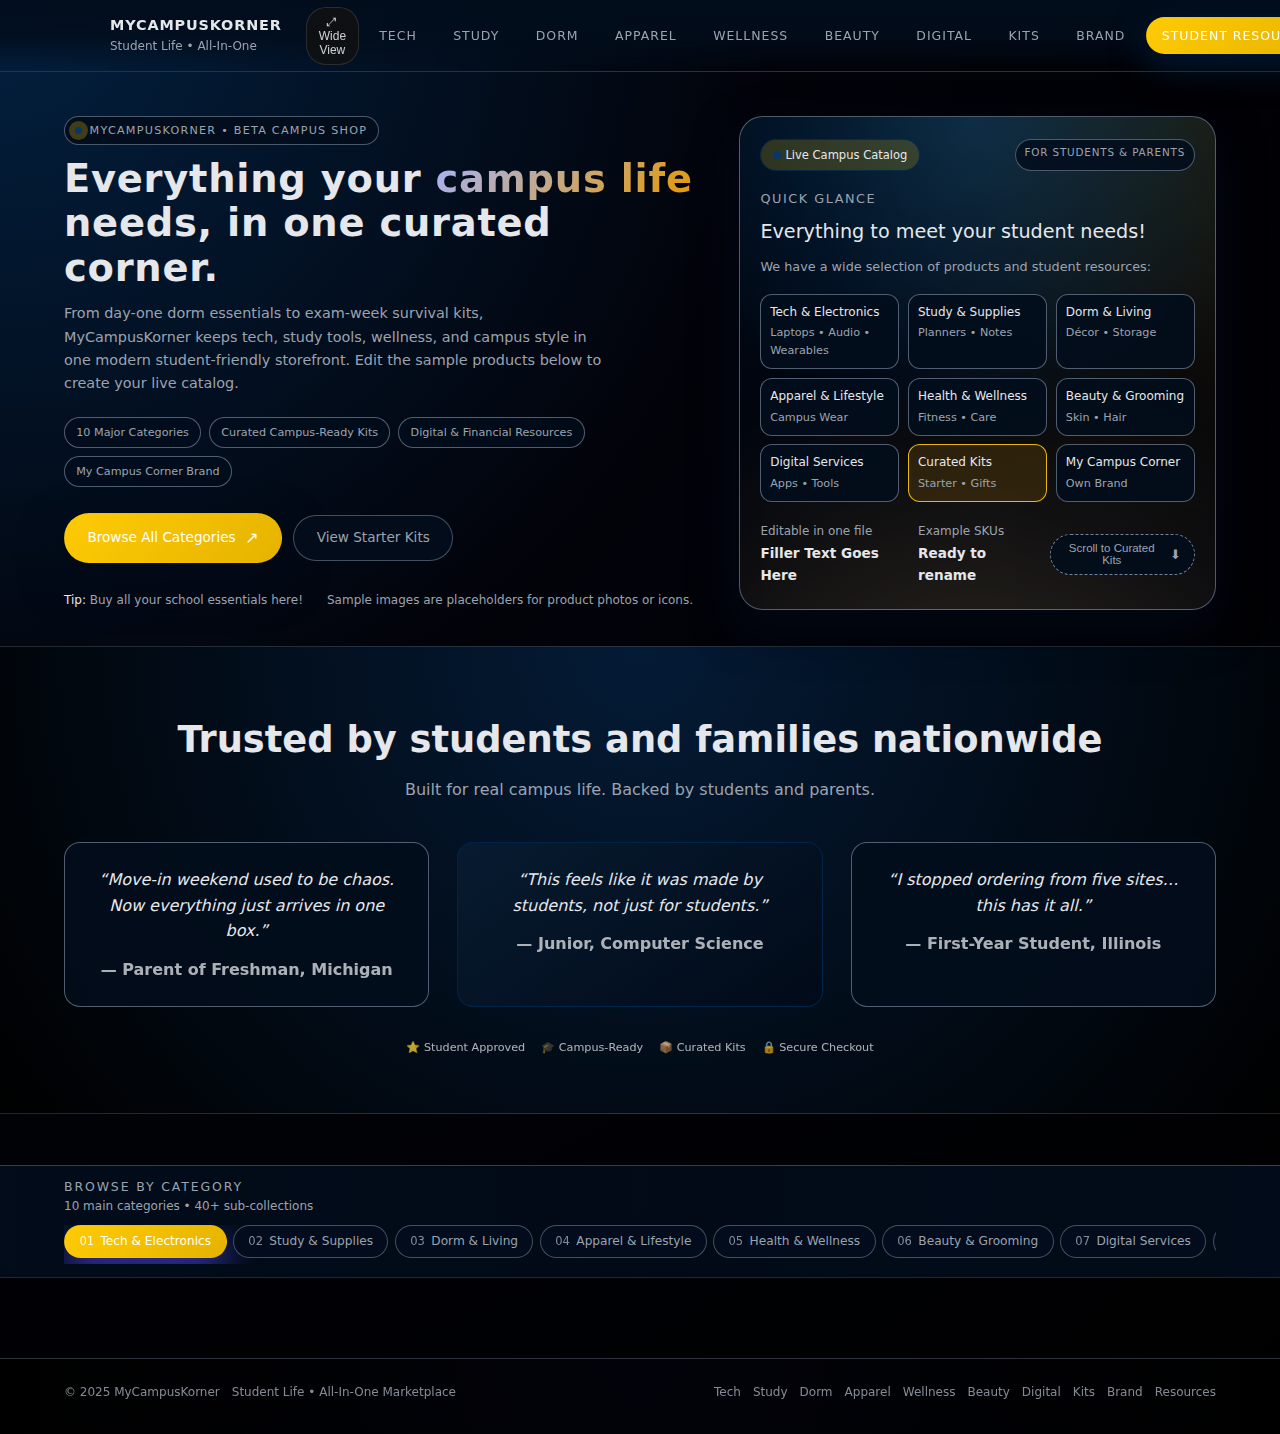
<file: test4.html>
<!DOCTYPE html>
<html lang="en">
<head>
<meta charset="UTF-8">
<title>MyCampusKorner | Student Life Marketplace</title>
<meta name="viewport" content="width=device-width, initial-scale=1">
<link rel="stylesheet" href="test4.css">


<script src="test4.js" defer></script>


</head>
<body>
<div class="page-shell">

<header>
<div class="nav-bar">
<a href="#" class="logo-lockup back-to-top">
  <div class="logo-mark">
    <div class="logo-initials">MCK</div>
  </div>
  <div>
    <div class="logo-text-main">MyCampusKorner</div>
    <div class="logo-text-sub">Student Life • All-In-One</div>
  </div>
</a>


<nav class="nav-links">
<button id="widthToggle" class="layout-toggle" title="Toggle Desktop Width">
  ⤢ Wide View
</button>

<a href="#tech-electronics" class="nav-link">Tech</a>
<a href="#study-supplies" class="nav-link">Study</a>
<a href="#dorm-living" class="nav-link">Dorm</a>
<a href="#apparel-lifestyle" class="nav-link">Apparel</a>
<a href="#health-wellness" class="nav-link">Wellness</a>
<a href="#beauty-grooming" class="nav-link">Beauty</a>
<a href="#digital-services" class="nav-link">Digital</a>
<a href="#curated-kits" class="nav-link">Kits</a>
<a href="#my-campus-corner" class="nav-link">Brand</a>
<a href="#financial-resources" class="nav-link nav-link--primary">Student Resources</a>
</nav>

<a href="#tech-electronics" class="nav-link nav-slim-cta nav-link--primary">Shop Categories</a>
</div>
</header>

<main>

<section class="hero">
<div class="content-width hero-grid">

<div>
<div class="eyebrow"><span class="eyebrow-dot"></span>MyCampusKorner • Beta Campus Shop</div>
<h1 class="hero-title">Everything your <span class="gradient">campus life</span> needs, in one curated corner.</h1>
<p class="hero-subtitle">From day-one dorm essentials to exam-week survival kits, MyCampusKorner keeps tech, study tools, wellness, and campus style in one modern student-friendly storefront. Edit the sample products below to create your live catalog.</p>

<div class="hero-chips">
<div class="hero-chip">10 Major Categories</div>
<div class="hero-chip">Curated Campus-Ready Kits</div>
<div class="hero-chip">Digital & Financial Resources</div>
<div class="hero-chip">My Campus Corner Brand</div>
</div>

<div class="hero-actions">
<a href="#tech-electronics" class="btn btn-primary">Browse All Categories <span class="btn-icon">↗</span></a>
<a href="#curated-kits" class="btn btn-ghost">View Starter Kits</a>
</div>

<div class="hero-footnote">
<span><strong>Tip:</strong> Buy all your school essentials here!</span>
<span>Sample images are placeholders for product photos or icons.</span>
</div>
</div>

<aside class="hero-card">
<div class="hero-card-inner">

<div class="pill-row">
<div class="pill pill-accent"><span class="pill-dot"></span>Live Campus Catalog</div>
<span class="pill-badge">For Students & Parents</span>
</div>

<div class="mini-title">Quick Glance</div>
<div class="hero-card-heading">Everything to meet your student needs!</div>
<p class="hero-card-sub">We have a wide selection of products and student resources:</p>

<div class="category-strip">
<div class="category-pill" data-target="tech-electronics"><span class="label">Tech & Electronics</span><span class="meta">Laptops • Audio • Wearables</span></div>
<div class="category-pill" data-target="study-supplies"><span class="label">Study & Supplies</span><span class="meta">Planners • Notes</span></div>
<div class="category-pill" data-target="dorm-living"><span class="label">Dorm & Living</span><span class="meta">Décor • Storage</span></div>
<div class="category-pill" data-target="apparel-lifestyle"><span class="label">Apparel & Lifestyle</span><span class="meta">Campus Wear</span></div>
<div class="category-pill" data-target="health-wellness"><span class="label">Health & Wellness</span><span class="meta">Fitness • Care</span></div>
<div class="category-pill" data-target="beauty-grooming"><span class="label">Beauty & Grooming</span><span class="meta">Skin • Hair</span></div>
<div class="category-pill" data-target="digital-services"><span class="label">Digital Services</span><span class="meta">Apps • Tools</span></div>
<div class="category-pill category-pill--highlight" data-target="curated-kits"><span class="label">Curated Kits</span><span class="meta">Starter • Gifts</span></div>
<div class="category-pill" data-target="my-campus-corner"><span class="label">My Campus Corner</span><span class="meta">Own Brand</span></div>
</div>

<div class="hero-card-footer">
<div class="hero-card-stat"><span>Editable in one file</span><strong>Filler Text Goes Here</strong></div>
<div class="hero-card-stat"><span>Example SKUs</span><strong>Ready to rename</strong></div>
<button id="heroScrollBtn" class="hero-card-cta">Scroll to a category below <span class="btn-icon">↓</span></button>
</div>

</div>
</aside>

</div>
</section>

<section class="trust-section">
  <div class="content-width">

    <div class="trust-header">
      <h2 class="trust-title">Trusted by students and families nationwide</h2>
      <p class="trust-sub">Built for real campus life. Backed by students and parents.</p>
    </div>

    <div class="trust-grid">

      <div class="trust-card">
        <p class="trust-quote">“Move-in weekend used to be chaos. Now everything just arrives in one box.”</p>
        <div class="trust-person">— Parent of Freshman, Michigan</div>
      </div>

      <div class="trust-card trust-card--featured">
        <p class="trust-quote">“This feels like it was made by students, not just for students.”</p>
        <div class="trust-person">— Junior, Computer Science</div>
      </div>

      <div class="trust-card">
        <p class="trust-quote">“I stopped ordering from five sites… this has it all.”</p>
        <div class="trust-person">— First-Year Student, Illinois</div>
      </div>

    </div>

    <div class="trust-badge-row">
      <span>⭐ Student Approved</span>
      <span>🎓 Campus-Ready</span>
      <span>📦 Curated Kits</span>
      <span>🔒 Secure Checkout</span>
    </div>

  </div>
</section>


<section id="catalog-root"></section>


<br><br>


<div class="category-nav-shell">
<div class="category-nav">
<div class="category-nav-top">
<div>
<div class="category-nav-label">Browse by Category</div>
<div class="category-nav-count">10 main categories • 40+ sub-collections</div>
</div>
</div>

<div class="category-pill-row">
<a href="#tech-electronics" class="cat-nav-pill cat-nav-pill--primary"><span class="index">01</span> Tech & Electronics</a>
<a href="#study-supplies" class="cat-nav-pill"><span class="index">02</span> Study & Supplies</a>
<a href="#dorm-living" class="cat-nav-pill"><span class="index">03</span> Dorm & Living</a>
<a href="#apparel-lifestyle" class="cat-nav-pill"><span class="index">04</span> Apparel & Lifestyle</a>
<a href="#health-wellness" class="cat-nav-pill"><span class="index">05</span> Health & Wellness</a>
<a href="#beauty-grooming" class="cat-nav-pill"><span class="index">06</span> Beauty & Grooming</a>
<a href="#digital-services" class="cat-nav-pill"><span class="index">07</span> Digital Services</a>
<a href="#curated-kits" class="cat-nav-pill"><span class="index">08</span> Curated Kits</a>
<a href="#my-campus-corner" class="cat-nav-pill"><span class="index">09</span> My Campus Corner Brand</a>
<a href="#financial-resources" class="cat-nav-pill"><span class="index">10</span> Financial & Student Resources</a>
</div>
</div>
</div>



</main>

<footer>
<div class="footer-inner">
<div class="footer-meta">
<span>&copy; 2025 MyCampusKorner</span>
<span>Student Life • All-In-One Marketplace</span>
</div>

<div class="footer-links">
<a href="#tech-electronics">Tech</a>
<a href="#study-supplies">Study</a>
<a href="#dorm-living">Dorm</a>
<a href="#apparel-lifestyle">Apparel</a>
<a href="#health-wellness">Wellness</a>
<a href="#beauty-grooming">Beauty</a>
<a href="#digital-services">Digital</a>
<a href="#curated-kits">Kits</a>
<a href="#my-campus-corner">Brand</a>
<a href="#financial-resources">Resources</a>
</div>
</div>
</footer>

</div>
</body>

</html>
</file>
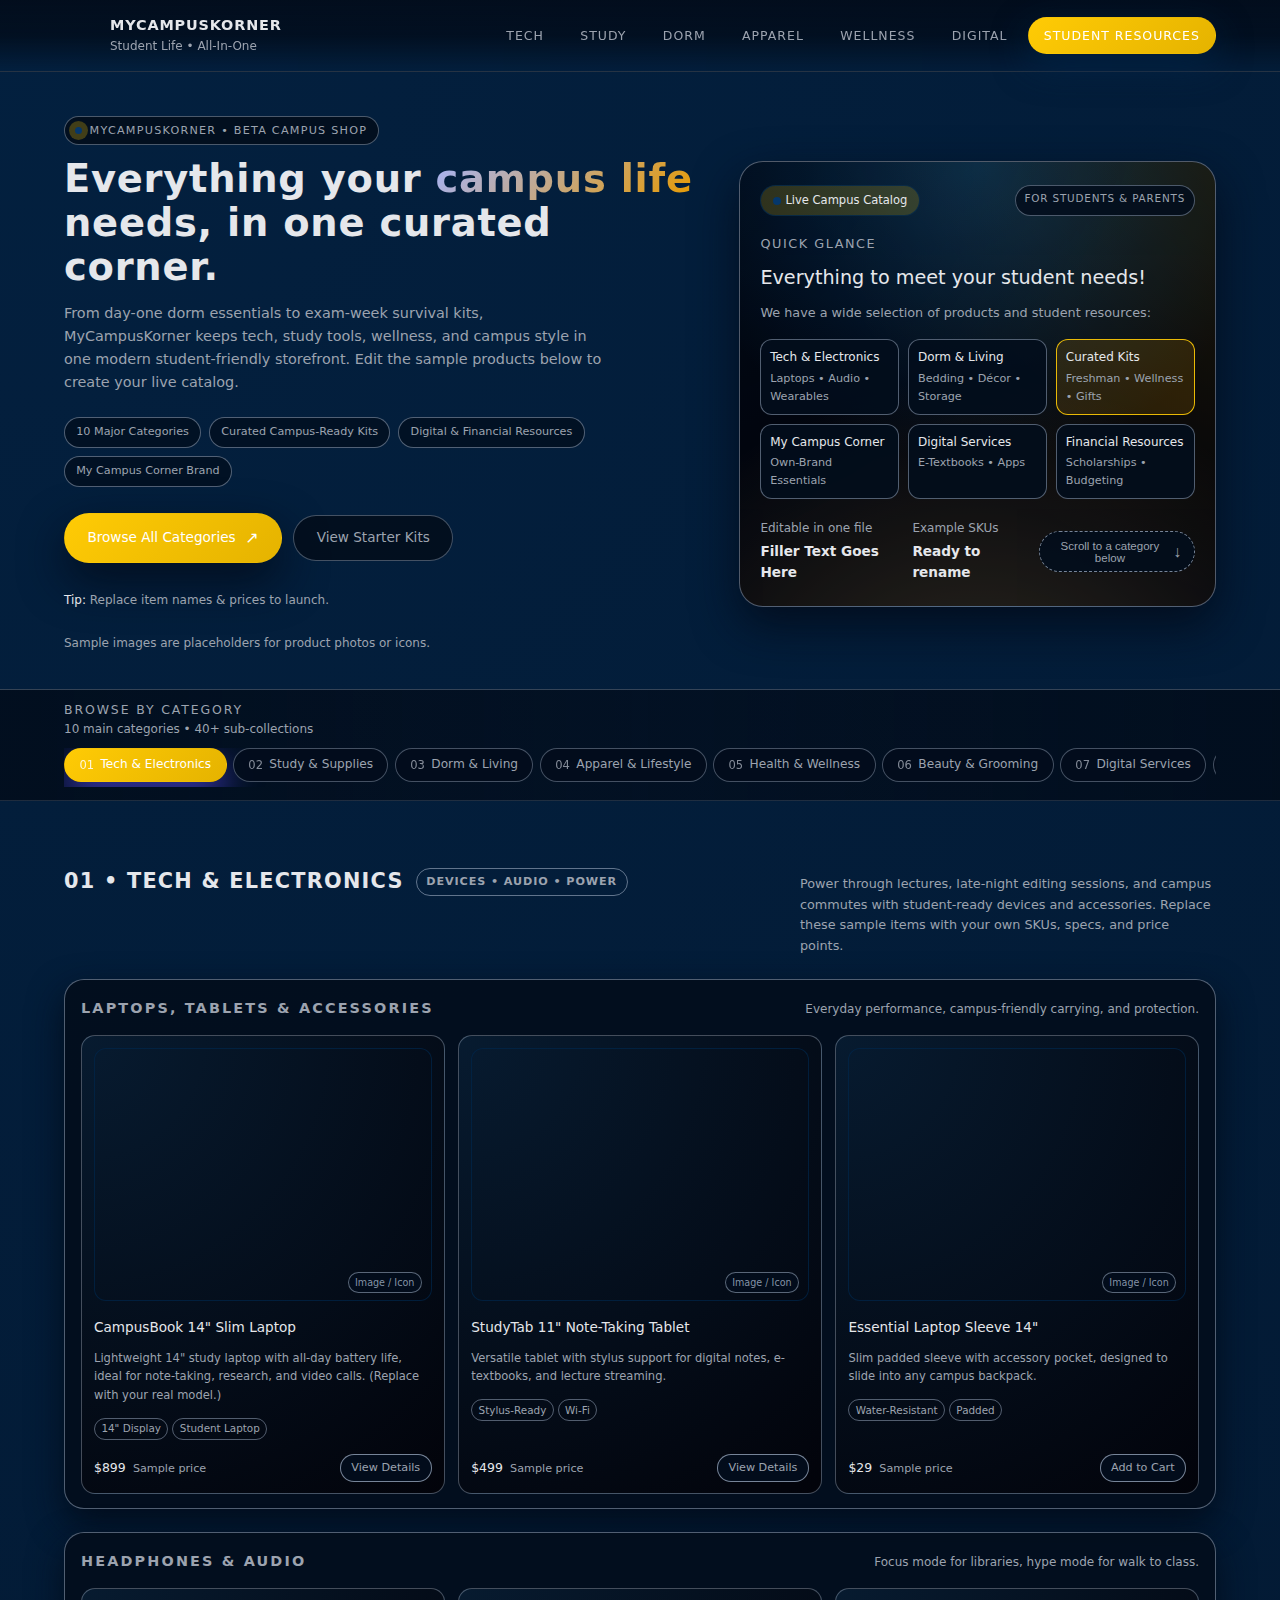
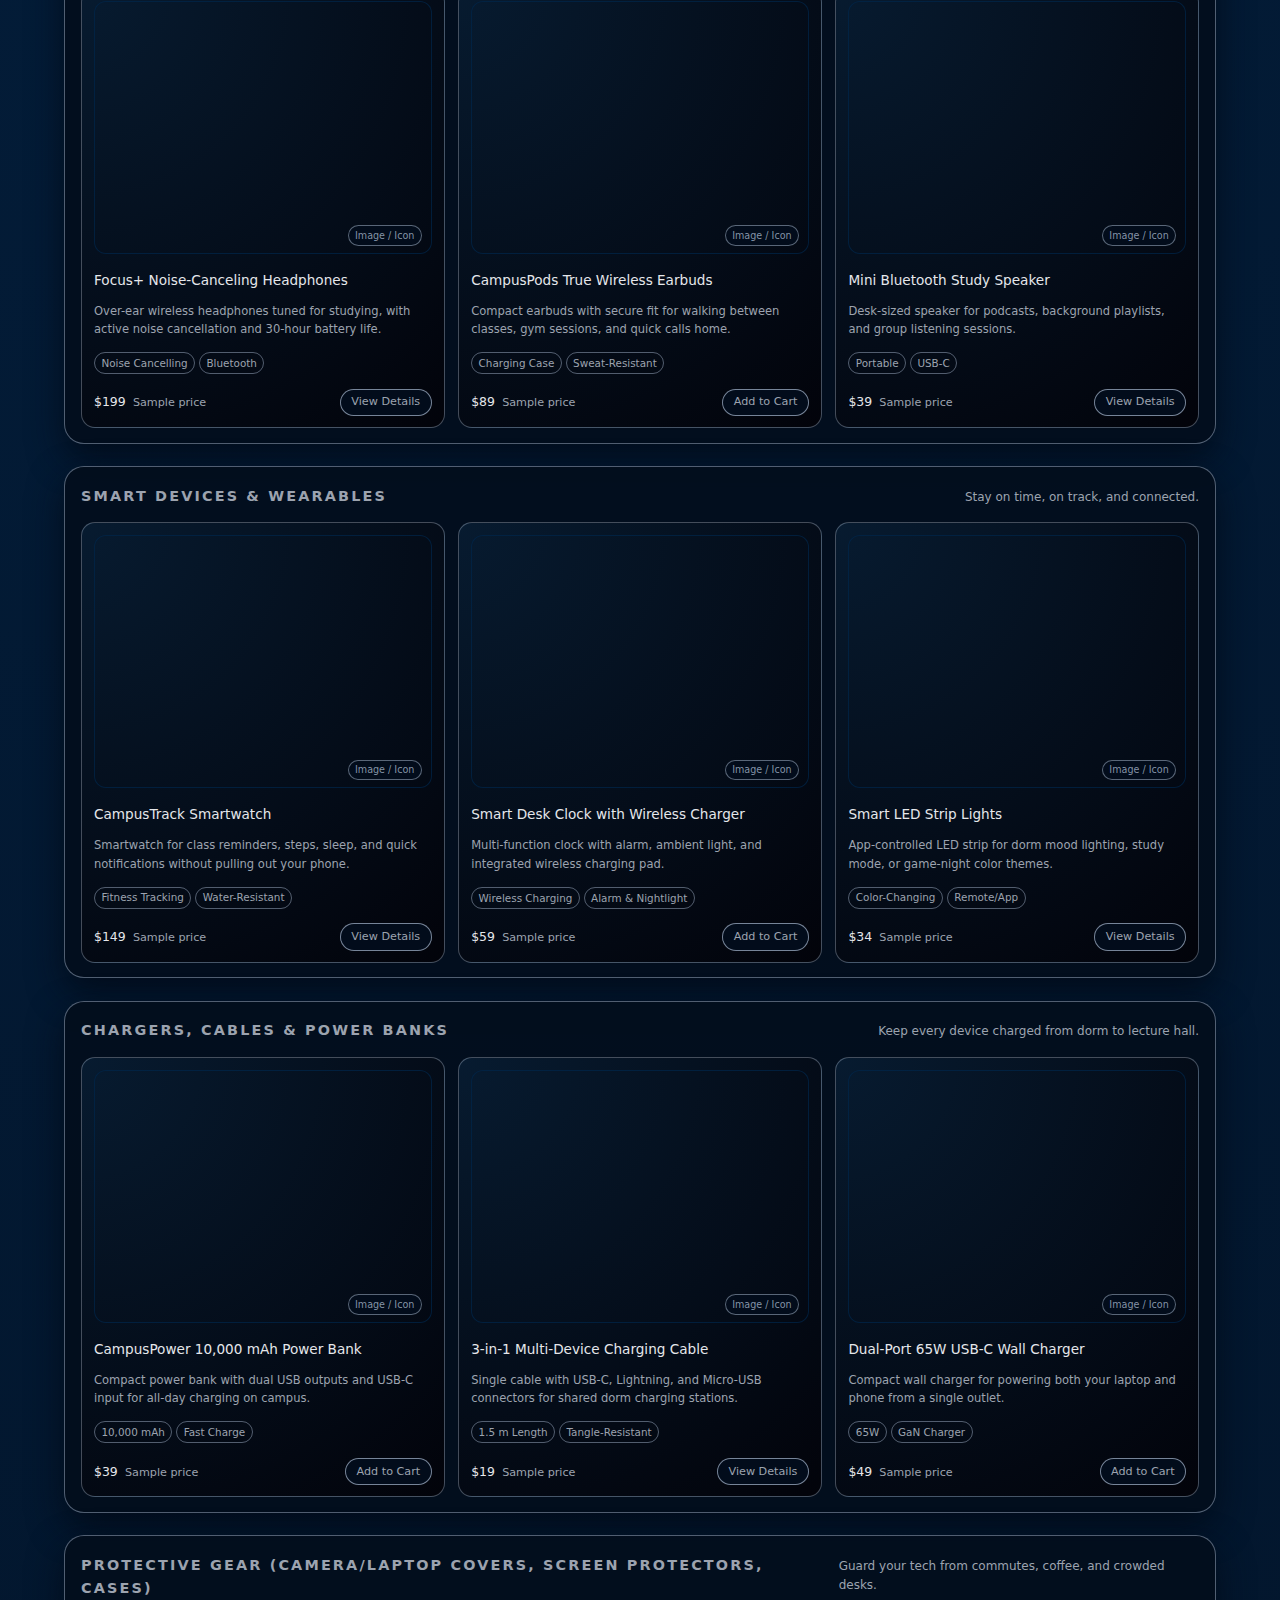
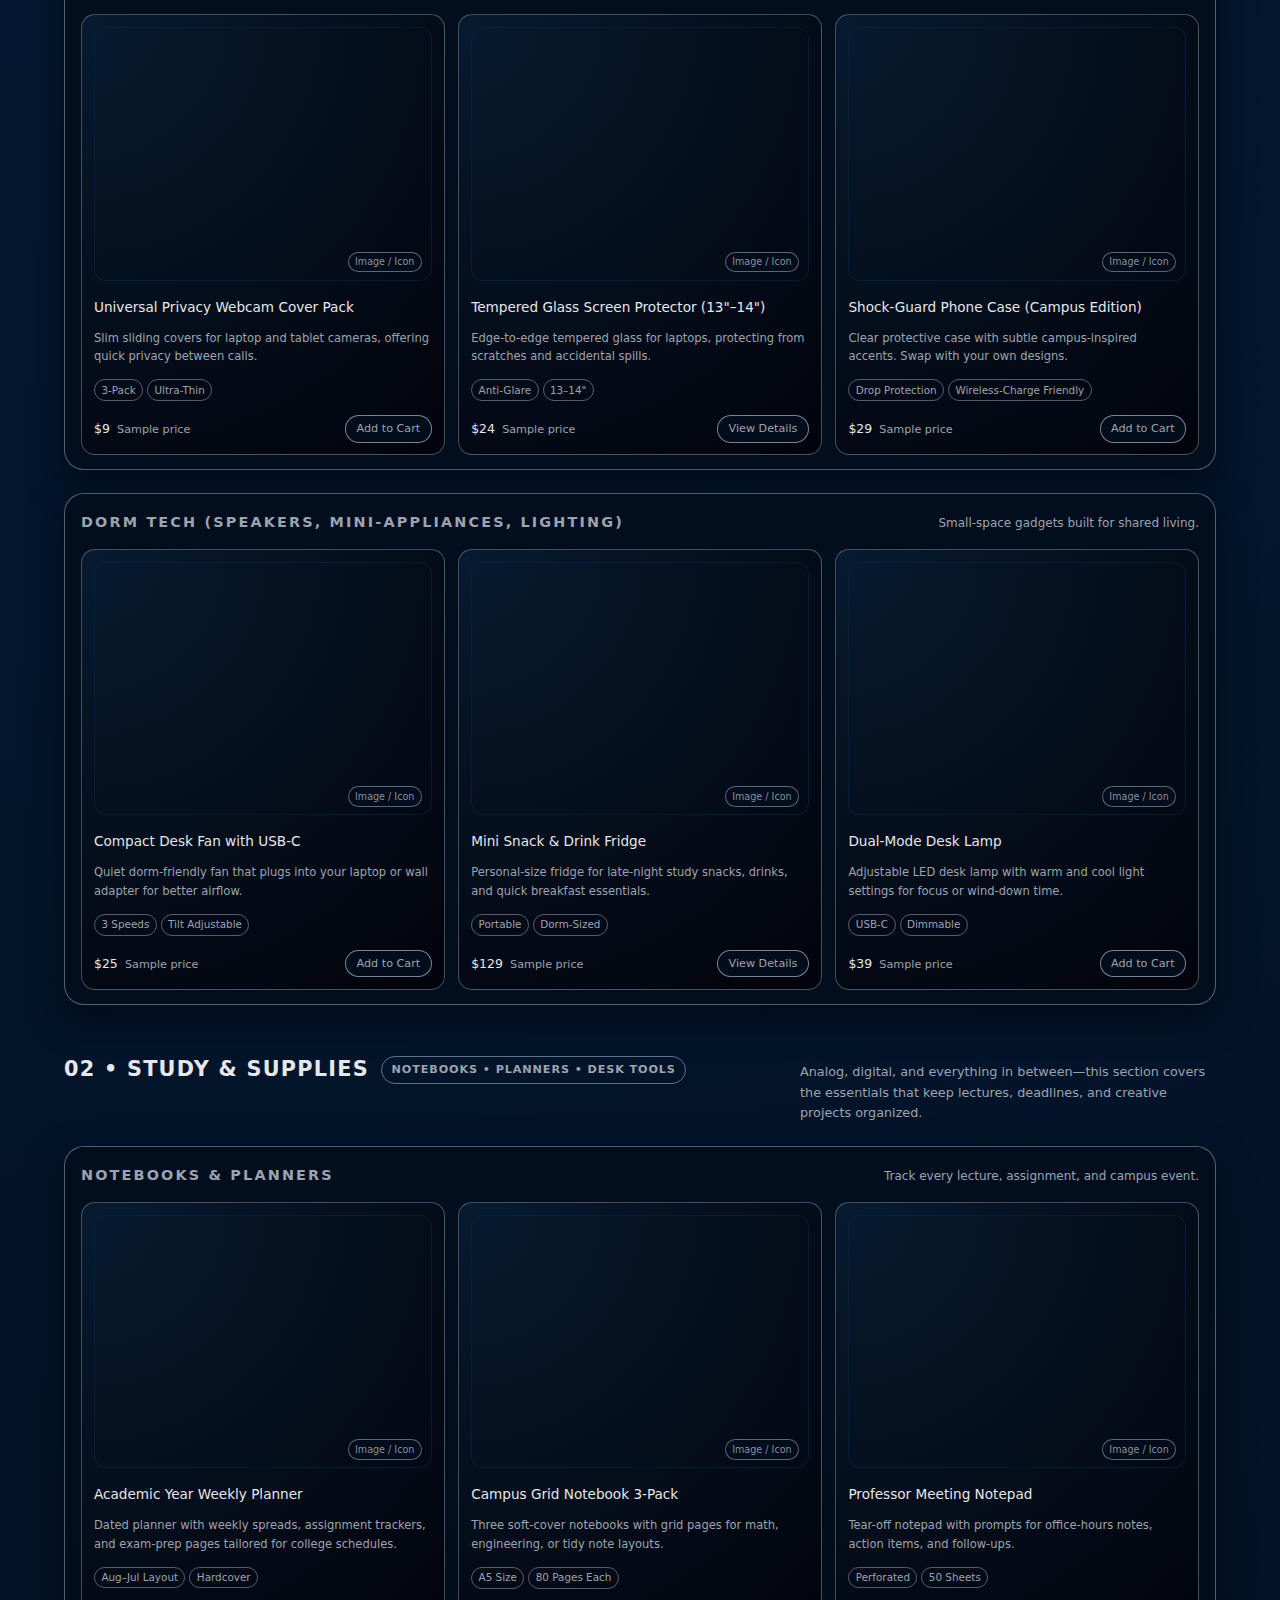
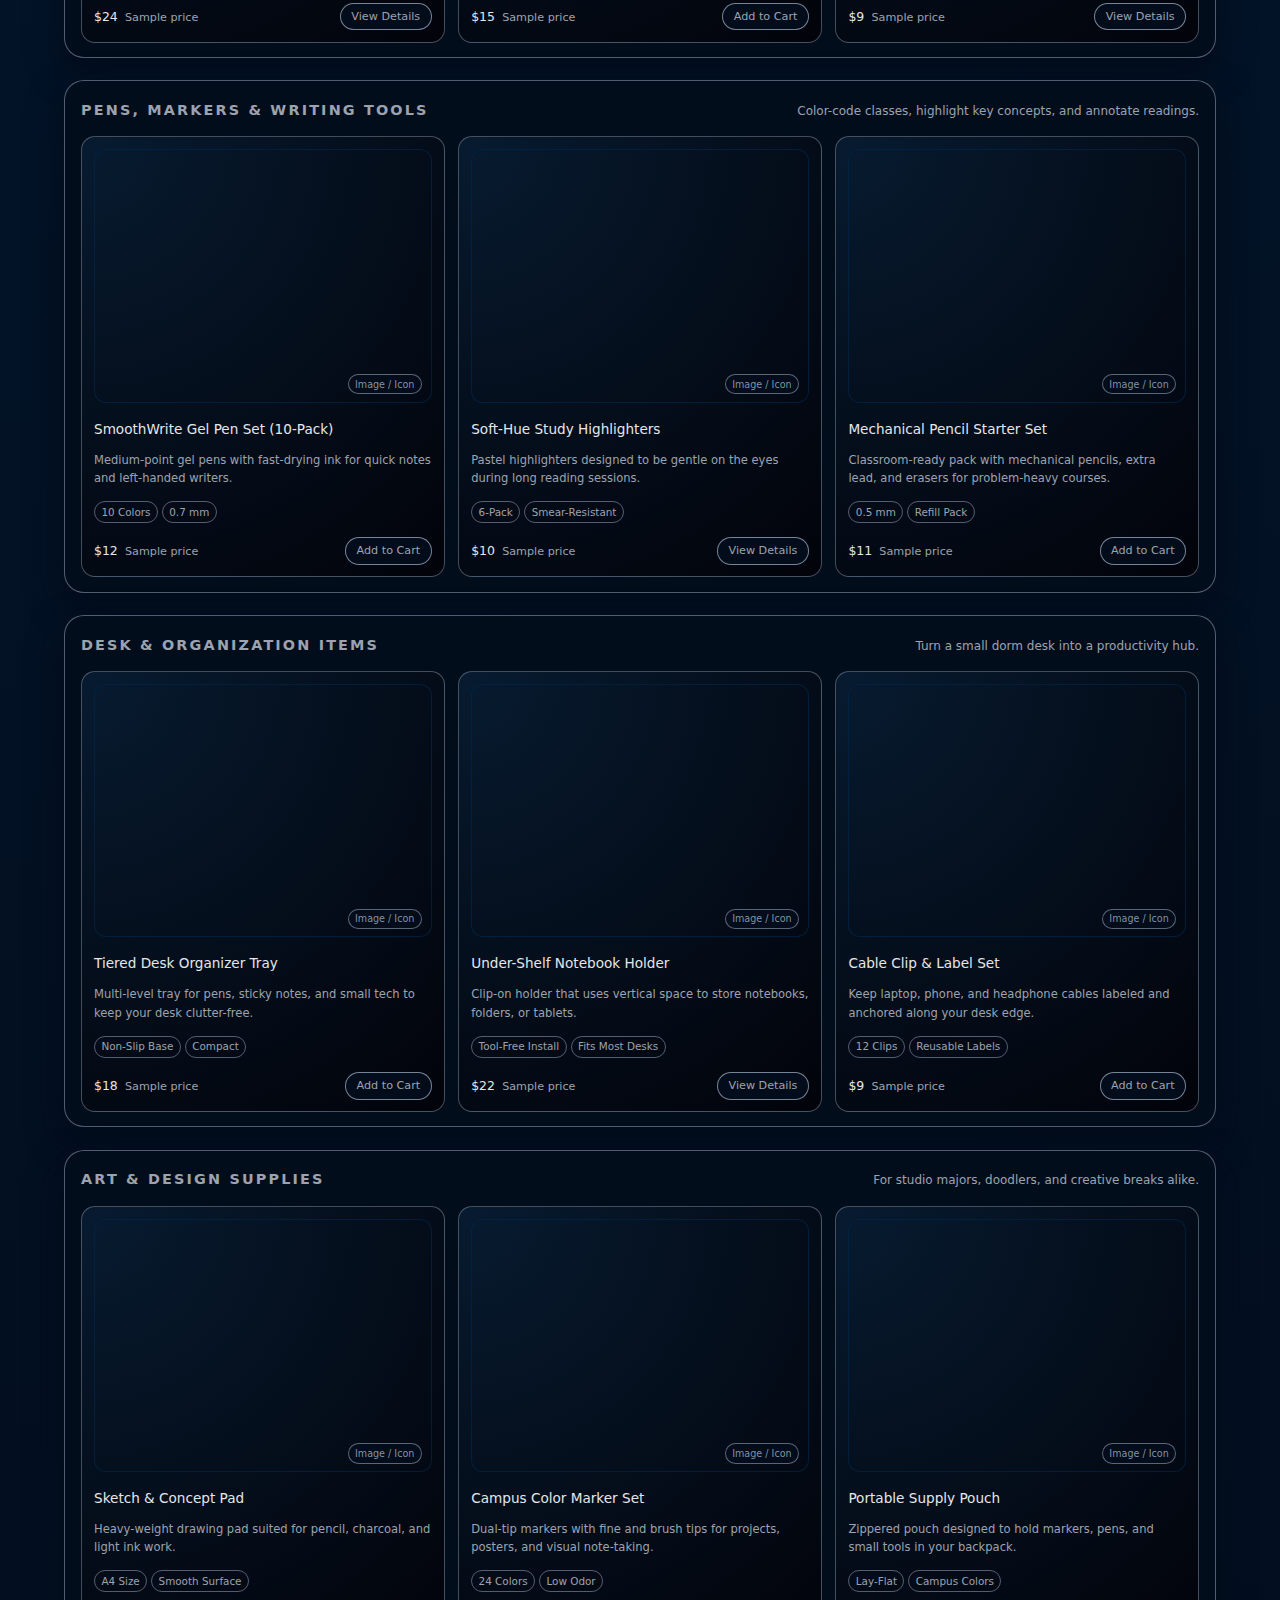
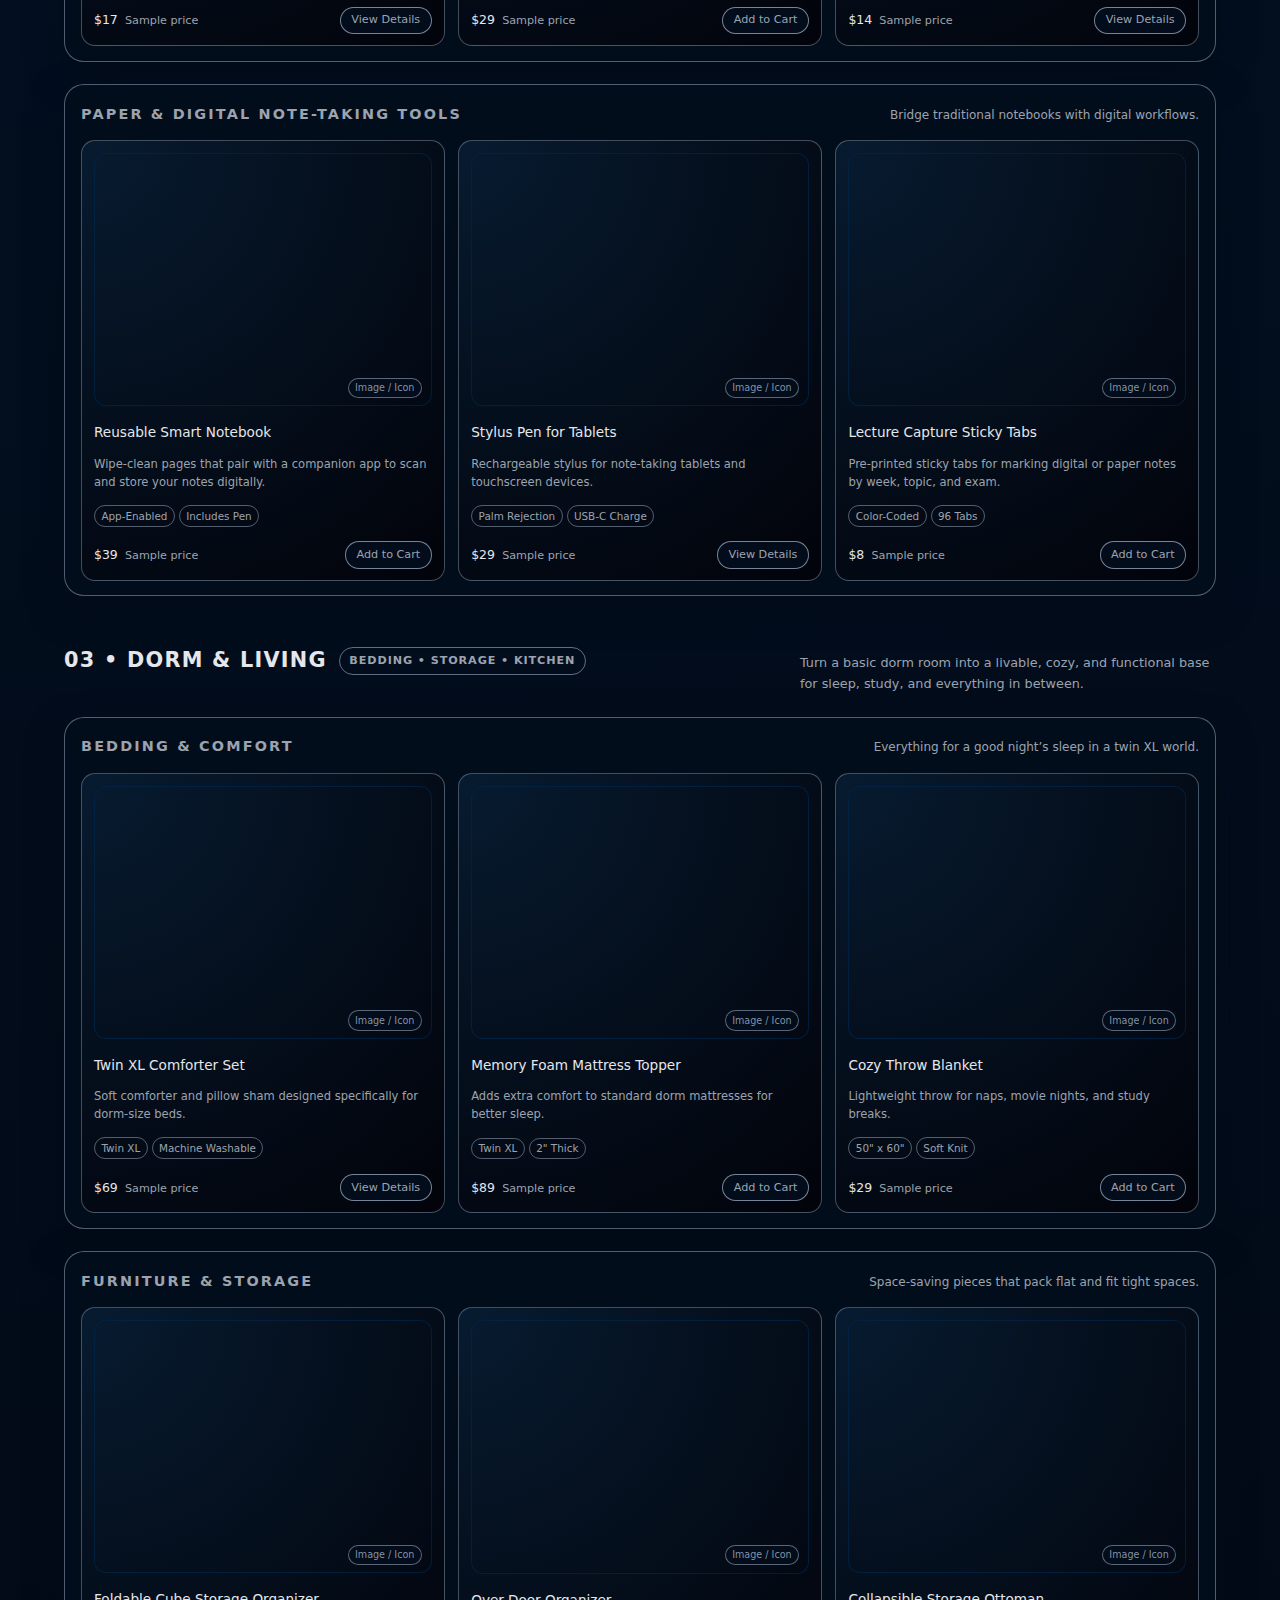
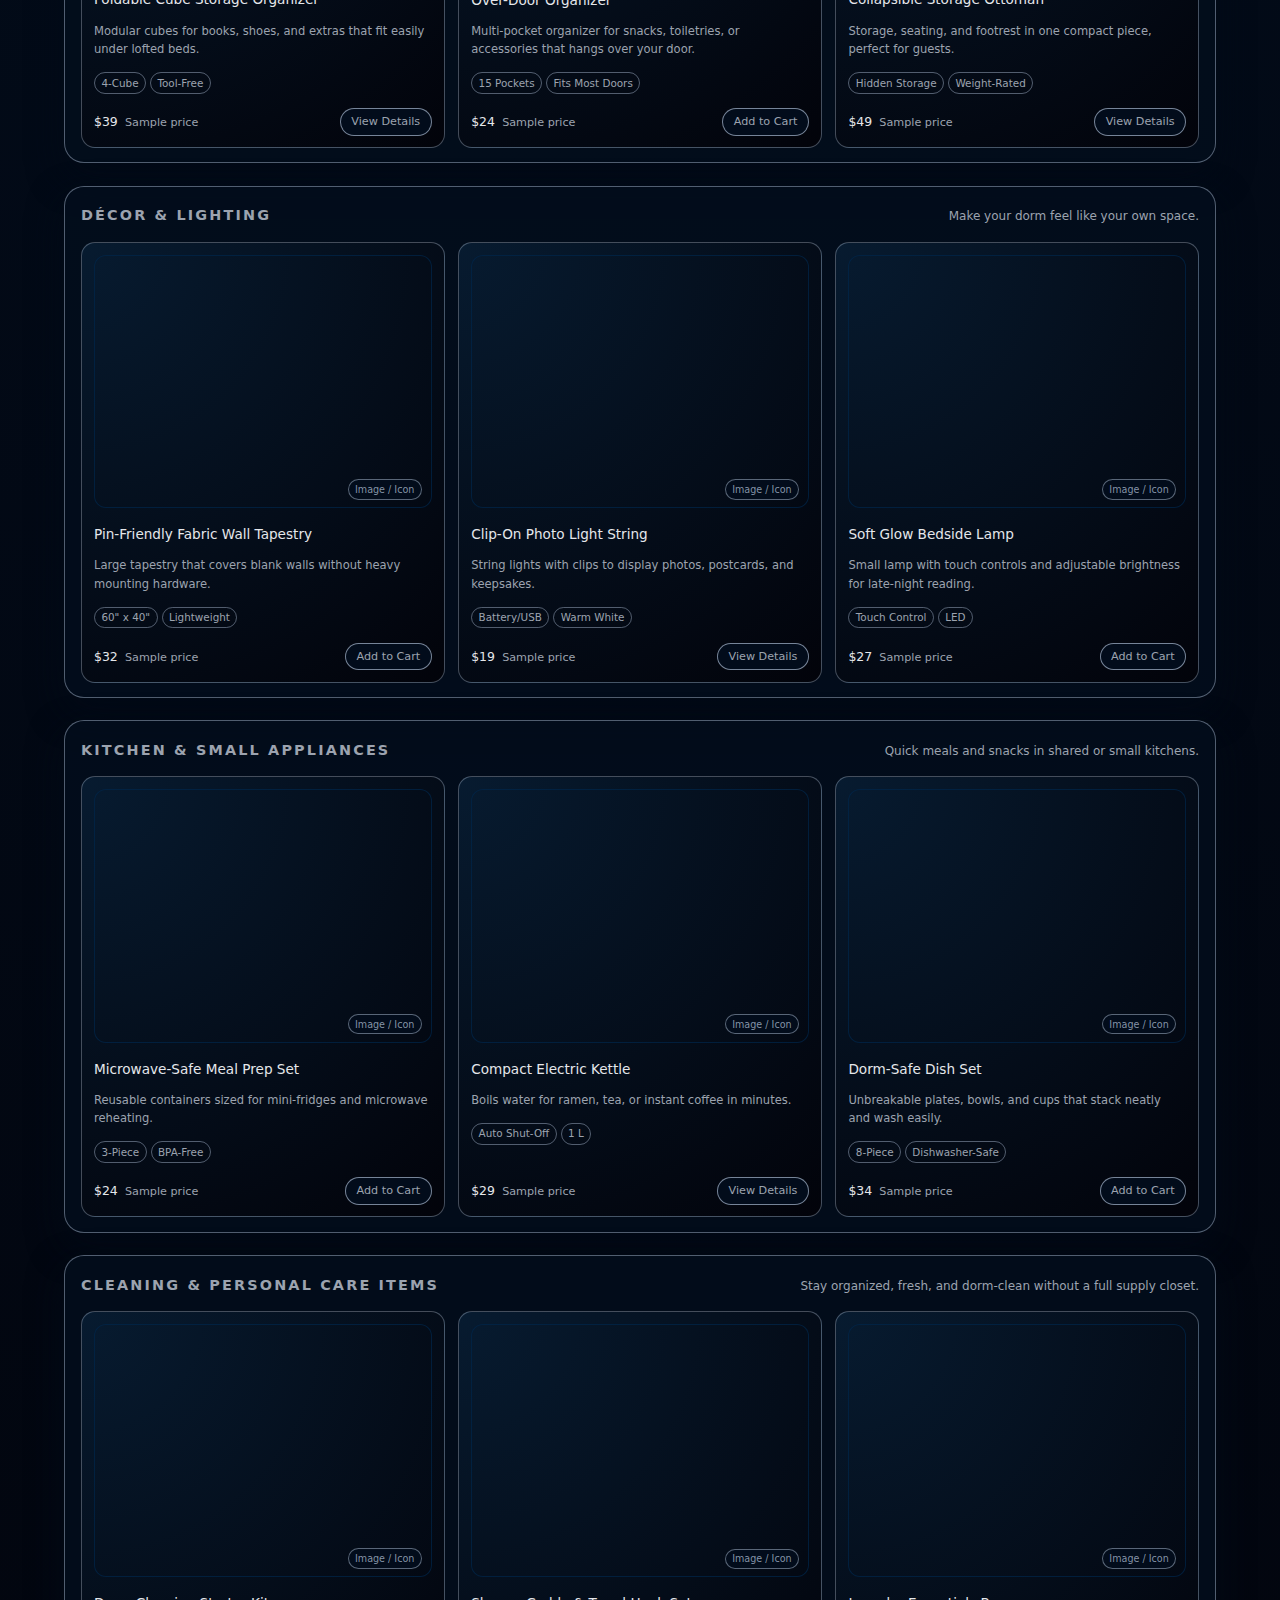
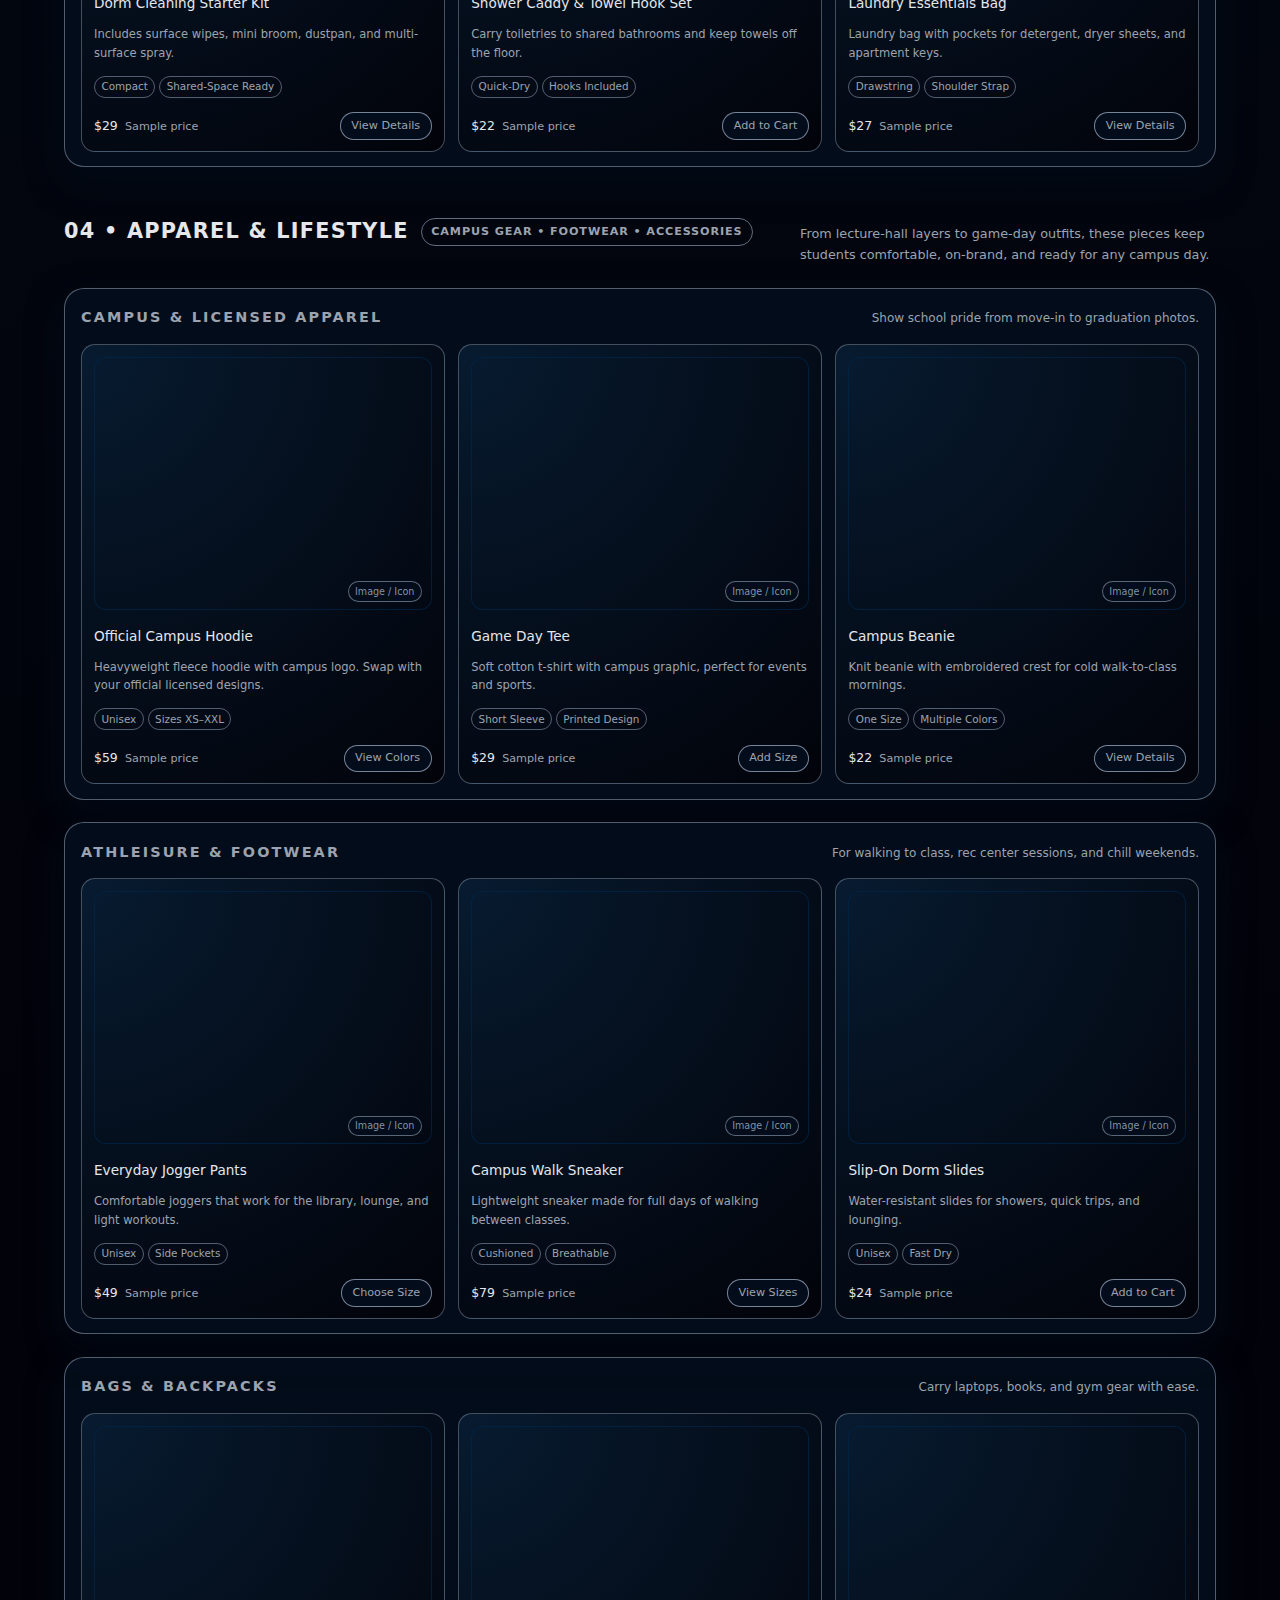
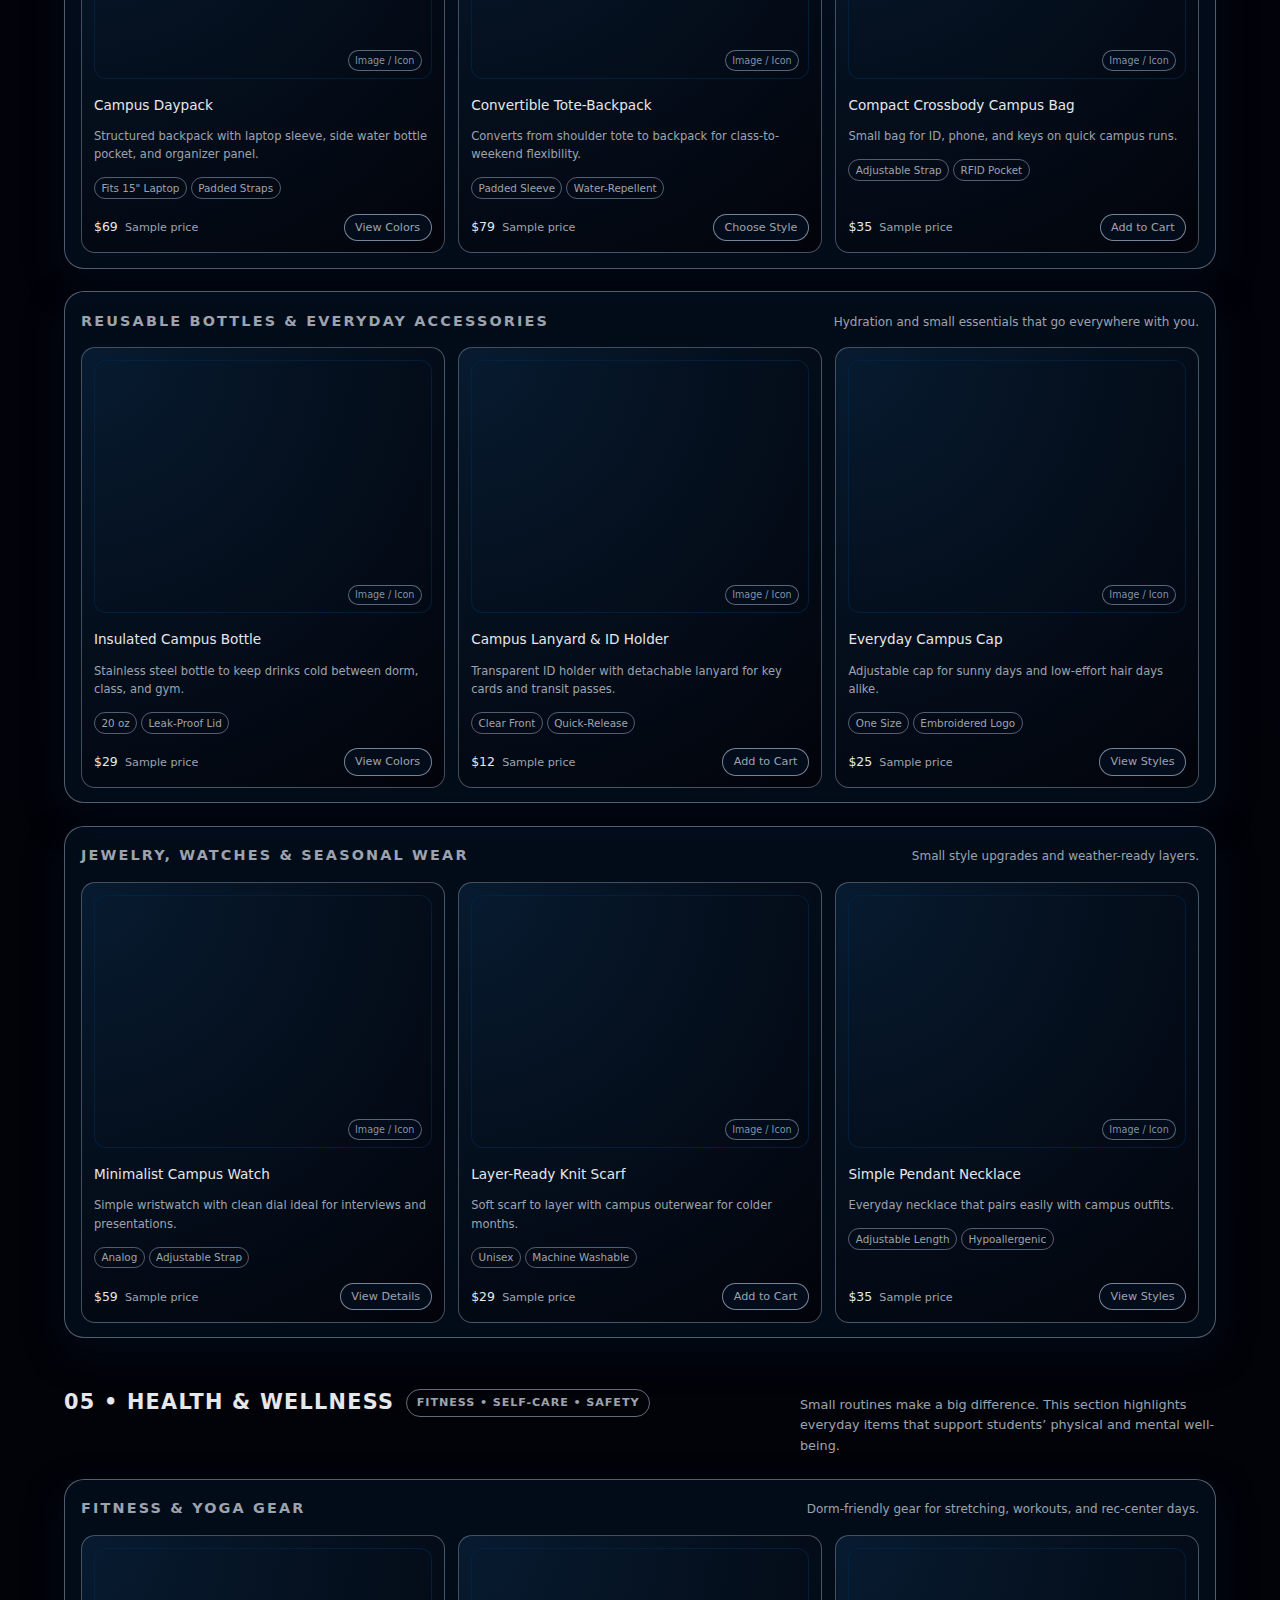
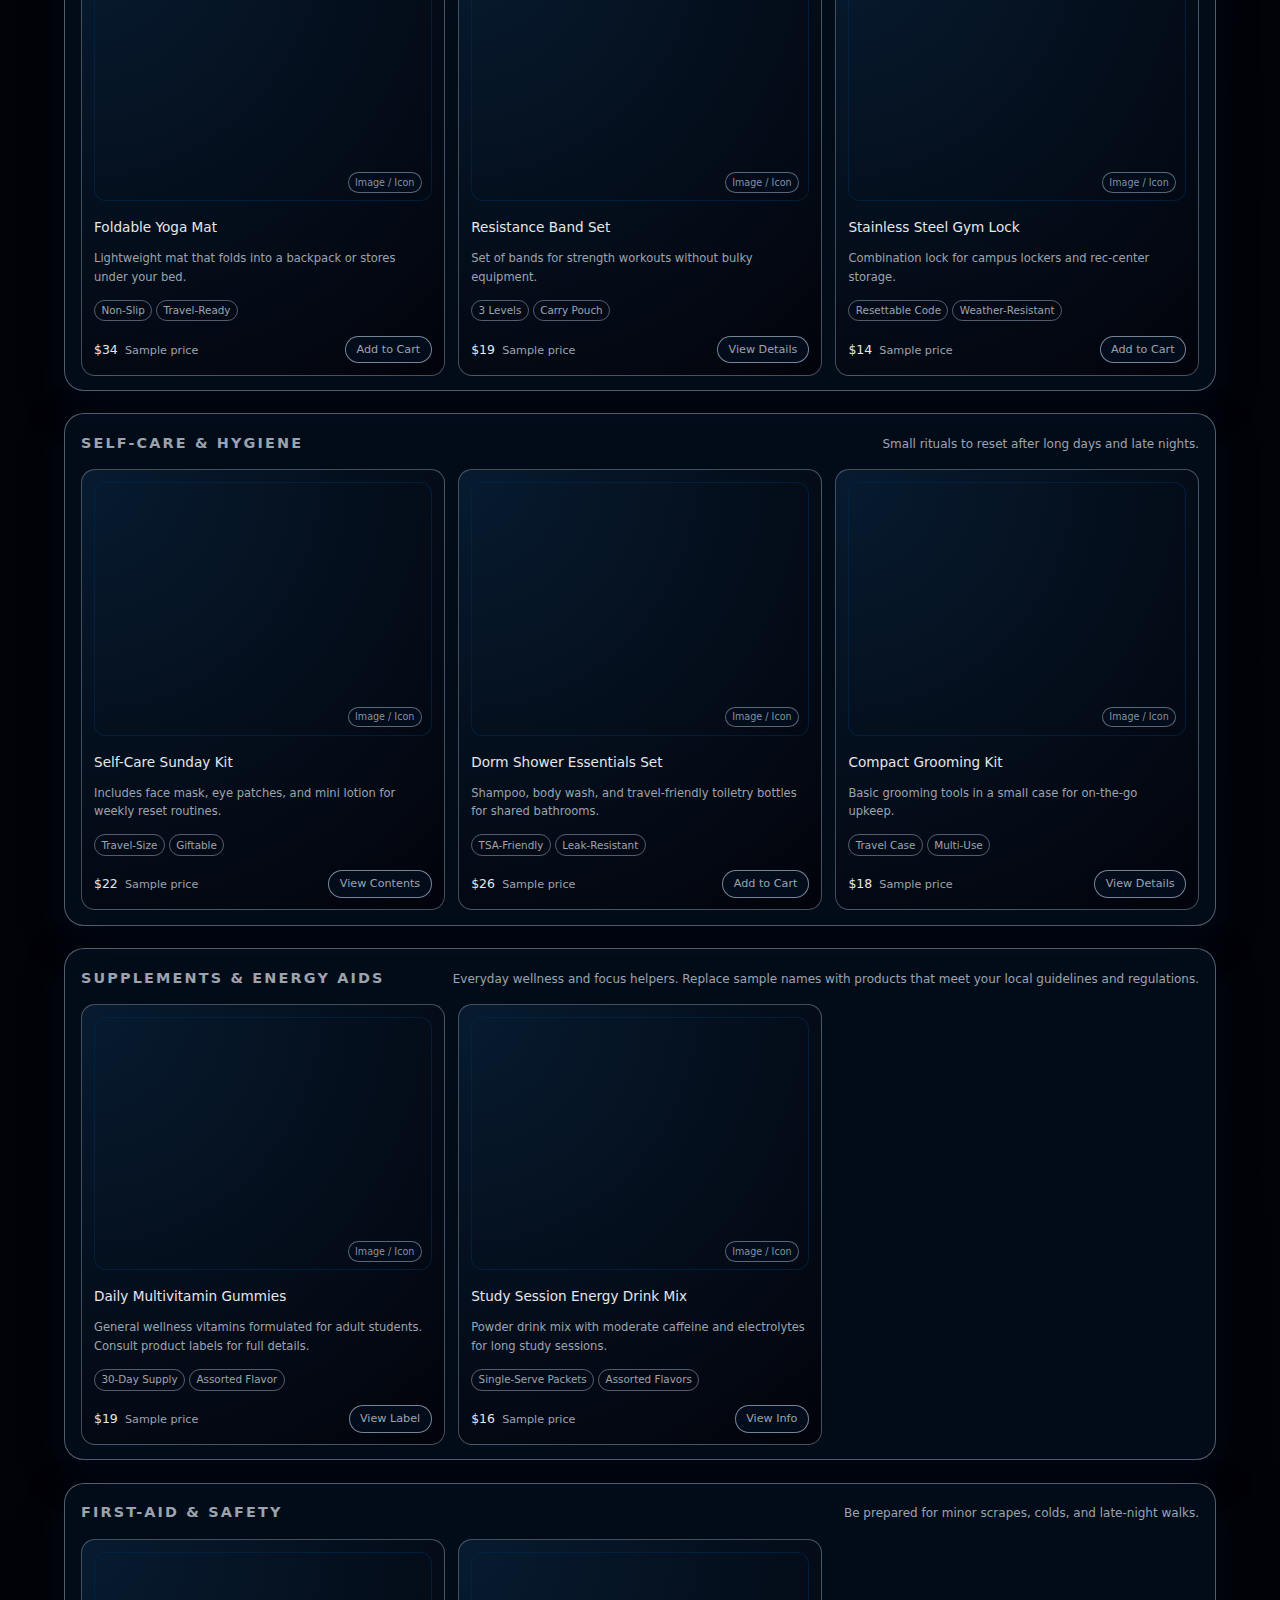
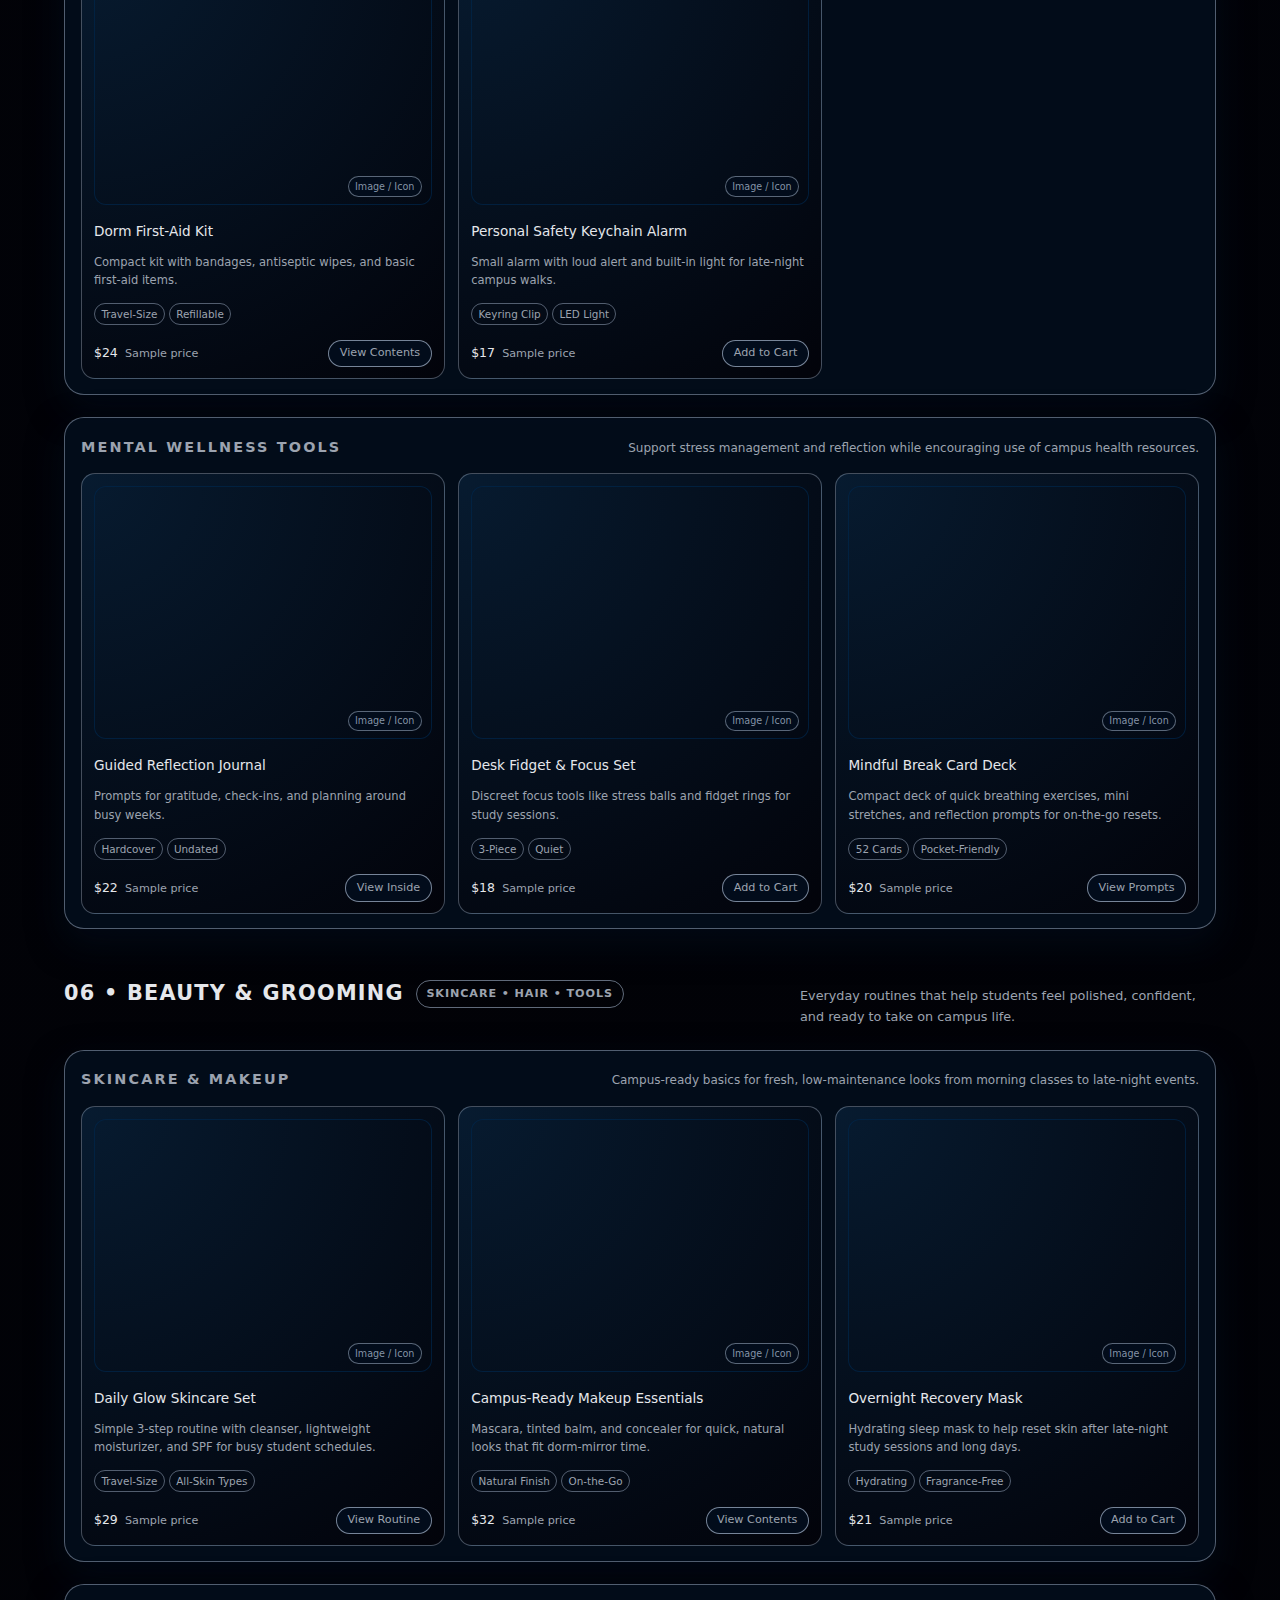
<file: umich.html>
<!DOCTYPE html>
<html lang="en">
<head>
  <meta charset="UTF-8" />
  <title>MyCampusKorner | Student Life Marketplace</title>
  <meta name="viewport" content="width=device-width, initial-scale=1" />
  <style>
   
  
  
  

 :root {
  /* ===== UNIVERSITY OF MICHIGAN THEME (MAIZE & BLUE) ===== */

  /* Core brand anchors */
  --uom-blue: #00274c;      /* Michigan Blue */
  --uom-blue-soft: #05376b; /* slightly lighter blue for surfaces */
  --uom-maize: #ffcb05;     /* Michigan Maize */
  --uom-maize-soft: #ffe28a;/* softer maize for glows / subtle accents */

  /* Core surfaces */
  --bg: #02030a;                     /* base page bg – almost black with blue tint */
  --bg-elevated: #031322;            /* elevated surfaces – deep navy */
  --bg-soft: #071b30;                /* soft panels & cards – softer navy */

  /* Page & section backgrounds (navy gradient) */
  --page-bg-start: #03203f;          /* body gradient start – rich navy */
  --page-bg-mid: #02030a;            /* body gradient middle */
  --page-bg-end: #000000;            /* body gradient end */

  --hero-card-bg-top: #052748;       /* hero card top – Michigan blue variant */
  --hero-card-bg-bottom: #02030a;    /* hero card bottom */

  --product-image-bg-top: #052748;   /* product image top */
  --product-image-bg-bottom: #02030a;/* product image bottom */

  /* Accent palette – MAIZE as primary, BLUE as strong alt */
  --accent: var(--uom-maize);                    /* primary accent (buttons, chips) */
  --accent-soft: rgba(255, 203, 5, 0.18);        /* soft maize wash */
  --accent-strong: #e5b300;                      /* deeper maize for hover / active */
  --accent-alt: var(--uom-blue-soft);            /* alternative accent (links, outlines) */
  --accent-warm: #e79a00;                        /* warmer maize/orange for warnings */
  --accent-soft-warm: rgba(231, 154, 0, 0.15);   /* warm wash */

  /* Text */
  --text: #e5e7eb;                     /* primary text – stays light for contrast */
  --text-soft: #9ca3af;                /* muted text */

  /* Borders (still slate-ish, works on navy) */
  --border-subtle: rgba(148, 163, 184, 0.35); 
  --border-soft: rgba(148, 163, 184, 0.25);   
  --border-strong: rgba(148, 163, 184, 0.55); 
  --border-stronger: rgba(148, 163, 184, 0.65);
  --border-tag: rgba(148, 163, 184, 0.4);
  --border-light: rgba(148, 163, 184, 0.2);
  --border-medium: rgba(148, 163, 184, 0.45);
  --border-heavy: rgba(148, 163, 184, 0.5);
  --border-dashed-strong: rgba(148, 163, 184, 0.8);

  /* Brand-flavored special borders */
  --border-warm-strong: rgba(255, 203, 5, 0.9);      /* strong maize border */
  --border-indigo-strong: rgba(0, 39, 76, 0.8);      /* repurposed: Michigan blue border */
  --border-indigo-stronger: rgba(0, 39, 76, 0.9);    /* stronger */
  --border-blue-strong: rgba(0, 39, 76, 0.7);        /* supporting blue border */

  /* Dark overlays (navy instead of slate/navy mix) */
  --overlay-96: rgba(2, 13, 28, 0.96);  /* header top */
  --overlay-84: rgba(2, 13, 28, 0.84);  /* header mid */
  --overlay-90: rgba(2, 13, 28, 0.90);  /* strong panel / pills */
  --overlay-95: rgba(2, 13, 28, 0.95);  /* subtle panel */
  --overlay-85: rgba(2, 13, 28, 0.85);  /* controls */
  --overlay-75: rgba(2, 13, 28, 0.75);  /* category strip mid */
  --overlay-65: rgba(2, 13, 28, 0.65);
  --overlay-60: rgba(2, 13, 28, 0.60);
  --overlay-100: #020814;              /* solid fallback */

  /* Glows / special tints (Maize & Blue) */
  --glow-online: rgba(255, 203, 5, 0.25);           /* online dot / presence halo */
  --glow-hero-indigo: rgba(0, 39, 76, 0.42);        /* strong Michigan blue glow */
  --glow-hero-sky: rgba(255, 203, 5, 0.20);         /* maize glow for hero edges */
  --glow-hero-warm: rgba(255, 226, 138, 0.25);      /* soft maize at bottom */

  --glow-product-hover: rgba(255, 203, 5, 0.12);    /* maize hover aura */

  /* Shadows (tinted navy) */
  --shadow-soft: 0 18px 45px rgba(2, 10, 24, 0.8);
  --shadow-subtle: 0 12px 32px rgba(2, 10, 24, 0.65);
  --shadow-primary: 0 12px 35px rgba(0, 39, 76, 0.65);
  --shadow-primary-strong: 0 18px 45px rgba(0, 39, 76, 0.8);
  --shadow-nav-link: 0 9px 22px rgba(2, 10, 24, 0.6);
  --shadow-nav-pill: 0 11px 28px rgba(2, 10, 24, 0.9);
  --shadow-product-hover: 0 20px 45px rgba(2, 10, 24, 0.95);
  --shadow-subcat: 0 14px 35px rgba(2, 10, 24, 0.85);
  --shadow-btn-ghost-hover: 0 16px 40px rgba(2, 10, 24, 0.85);

  /* Compound gradients built from new navy background */
  --gradient-page: radial-gradient(
    circle at top left,
    var(--page-bg-start) 0,
    var(--page-bg-mid) 40%,
    var(--page-bg-end) 100%
  );

  --gradient-header: linear-gradient(
    to bottom,
    var(--overlay-96),
    var(--overlay-84),
    transparent
  );

  --gradient-category-nav: linear-gradient(
    to right,
    var(--overlay-90),
    var(--overlay-75),
    var(--overlay-90)
  );

  --gradient-hero-card: radial-gradient(
    circle at top,
    var(--hero-card-bg-top) 0,
    var(--hero-card-bg-bottom) 60%
  );

  --gradient-product-image: radial-gradient(
    circle at top,
    var(--product-image-bg-top),
    var(--product-image-bg-bottom)
  );

  --gradient-footer: radial-gradient(
    circle at top,
    var(--page-bg-mid),
    var(--page-bg-end)
  );

  /* Hero card overlay:
     - top-left: Michigan blue glow
     - top-right: maize glow
     - bottom: soft maize glow
  */
  --hero-card-overlay-layer:
    radial-gradient(
      circle at 0 0,
      var(--glow-hero-indigo),
      transparent 55%
    ),
    radial-gradient(
      circle at 100% 0,
      var(--glow-hero-sky),
      transparent 55%
    ),
    radial-gradient(
      circle at 50% 100%,
      var(--glow-hero-warm),
      transparent 45%
    );

  /* Radii / transitions / layout (unchanged) */
  --radius-lg: 20px;
  --radius-md: 14px;
  --radius-pill: 999px;
  --transition-fast: 180ms ease-out;
  --transition-med: 220ms ease-out;
  --nav-h: 72px;
  --section-max-w: 1200px;
}

/* Global reset (same as you had) */
* {
  box-sizing: border-box;
  margin: 0;
  padding: 0;
}

  
  
  
  


    body {
      font-family: system-ui, -apple-system, BlinkMacSystemFont, "SF Pro Text",
        "Segoe UI", sans-serif;
      background: var(--gradient-page);
      color: var(--text);
      line-height: 1.6;
      -webkit-font-smoothing: antialiased;
      scroll-behavior: smooth;
    }

    a {
      color: inherit;
      text-decoration: none;
    }

    img {
      max-width: 100%;
      display: block;
    }

    /* Layout Shell */

    .page-shell {
      min-height: 100vh;
      color: var(--text);
    }

    .content-width {
      max-width: var(--section-max-w);
      margin: 0 auto;
      padding: 0 1.5rem;
    }

    header {
      position: sticky;
      top: 0;
      z-index: 50;
      backdrop-filter: blur(28px);
      background: var(--gradient-header);
      border-bottom: 1px solid var(--border-soft);
      height: var(--nav-h);
    }

    .nav-bar {
      max-width: var(--section-max-w);
      margin: 0 auto;
      height: 100%;
      display: flex;
      align-items: center;
      justify-content: space-between;
      gap: 1.5rem;
      padding: 0 1.5rem;
    }

    .logo-lockup {
      display: flex;
      align-items: center;
      gap: 0.75rem;
    }

    /* NEW: logo uses local image logo.png */
    .logo-mark {
      width: 34px;
      height: 34px;
      border-radius: 0;
      background-image: url("https://raw.githubusercontent.com/ivl-ad/campus/refs/heads/main/logo1.png");
      background-size: contain;
      background-repeat: no-repeat;
      background-position: left center;
      position: relative;
      overflow: visible;
      box-shadow: none;
    }

    .logo-mark::after {
      content: none;
    }

    .logo-initials {
      display: none;
    }

    .logo-text-main {
      font-weight: 700;
      letter-spacing: 0.06em;
      text-transform: uppercase;
      font-size: 0.9rem;
    }

    .logo-text-sub {
      font-size: 0.75rem;
      color: var(--text-soft);
    }

    .nav-links {
      display: flex;
      align-items: center;
      gap: 0.25rem;
    }

    .nav-link {
      padding: 0.5rem 0.95rem;
      border-radius: 999px;
      font-size: 0.78rem;
      text-transform: uppercase;
      letter-spacing: 0.08em;
      border: 1px solid transparent;
      color: var(--text-soft);
      cursor: pointer;
      background: transparent;
      transition:
        background var(--transition-fast),
        color var(--transition-fast),
        border-color var(--transition-fast),
        transform var(--transition-fast),
        box-shadow var(--transition-fast);
      white-space: nowrap;
    }

    .nav-link:hover {
      background: var(--overlay-90);
      border-color: var(--border-medium);
      color: var(--text);
      transform: translateY(-1px);
      box-shadow: var(--shadow-nav-link);
    }

    .nav-link--primary {
      background: linear-gradient(135deg, var(--accent), var(--accent-strong));
      color: #ffffff;
      border-color: transparent;
      box-shadow: var(--shadow-primary);
    }

    .nav-link--primary:hover {
      transform: translateY(-1px) translateX(0.5px) scale(1.01);
      box-shadow: var(--shadow-primary-strong);
    }

    .nav-slim-cta {
      display: none;
    }

    /* Hero */

    .hero {
      padding: 2.75rem 0 2.25rem;
    }

    .hero-grid {
      display: grid;
      grid-template-columns: minmax(0, 1.35fr) minmax(0, 1fr);
      gap: 2rem;
      align-items: center;
    }

    .eyebrow {
      display: inline-flex;
      align-items: center;
      gap: 0.45rem;
      padding: 0.28rem 0.65rem;
      border-radius: 999px;
      background: var(--overlay-90);
      border: 1px solid var(--border-heavy);
      color: var(--text-soft);
      font-size: 0.7rem;
      text-transform: uppercase;
      letter-spacing: 0.11em;
      margin-bottom: 0.75rem;
    }

    .eyebrow-dot {
      width: 7px;
      height: 7px;
      border-radius: 50%;
      background: var(--accent-alt);
      box-shadow: 0 0 0 6px var(--glow-online);
    }

    .hero-title {
      font-size: clamp(2.15rem, 3vw, 2.8rem);
      line-height: 1.15;
      letter-spacing: 0.02em;
      margin-bottom: 0.8rem;
    }

    .hero-title span.gradient {
      background: linear-gradient(135deg, #a5b4fc, var(--accent-warm));
      -webkit-background-clip: text;
      color: transparent;
    }

    .hero-subtitle {
      color: var(--text-soft);
      font-size: 0.9rem;
      max-width: 34rem;
      margin-bottom: 1.4rem;
    }

    .hero-chips {
      display: flex;
      flex-wrap: wrap;
      gap: 0.5rem;
      margin-bottom: 1.6rem;
    }

    .hero-chip {
      font-size: 0.7rem;
      padding: 0.35rem 0.7rem;
      border-radius: 999px;
      border: 1px solid var(--border-strong);
      color: var(--text-soft);
      background: var(--overlay-75);
    }

    .hero-actions {
      display: flex;
      flex-wrap: wrap;
      gap: 0.7rem;
      align-items: center;
      margin-bottom: 1.75rem;
    }

    .btn {
      border-radius: var(--radius-pill);
      padding: 0.7rem 1.4rem;
      border: 1px solid transparent;
      font-size: 0.85rem;
      font-weight: 500;
      cursor: pointer;
      display: inline-flex;
      align-items: center;
      gap: 0.6rem;
      transition:
        background var(--transition-med),
        border-color var(--transition-med),
        transform var(--transition-med),
        box-shadow var(--transition-med),
        color var(--transition-med);
    }

    .btn-primary {
      background: linear-gradient(135deg, var(--accent), var(--accent-strong));
      color: #ffffff;
      box-shadow: var(--shadow-soft);
    }

    .btn-primary:hover {
      transform: translateY(-1px) scale(1.01);
      box-shadow: 0 22px 55px rgba(79, 70, 229, 0.85);
    }

    .btn-ghost {
      background: var(--overlay-90);
      border-color: var(--border-medium);
      color: var(--text-soft);
    }

    .btn-ghost:hover {
      background: var(--overlay-100);
      border-color: var(--border-stronger);
      color: var(--text);
      transform: translateY(-1px);
      box-shadow: var(--shadow-btn-ghost-hover);
    }

    .btn-icon {
      font-size: 1rem;
    }

    .hero-footnote {
      font-size: 0.75rem;
      color: var(--text-soft);
      display: flex;
      flex-wrap: wrap;
      gap: 1.5rem;
    }

    .hero-footnote strong {
      color: var(--text);
      font-weight: 500;
    }

    /* Hero right side */

    .hero-card {
      border-radius: 24px;
      padding: 1.4rem 1.25rem;
      background: var(--gradient-hero-card);
      border: 1px solid var(--border-strong);
      box-shadow: var(--shadow-soft);
      position: relative;
      overflow: hidden;
    }

    .hero-card::before {
      content: "";
      position: absolute;
      inset: -40%;
      background: var(--hero-card-overlay-layer);
      opacity: 0.8;
      pointer-events: none;
    }

    .hero-card-inner {
      position: relative;
      z-index: 1;
    }

    .pill-row {
      display: flex;
      justify-content: space-between;
      gap: 0.5rem;
      margin-bottom: 1.1rem;
      font-size: 0.72rem;
    }

    .pill {
      padding: 0.35rem 0.7rem;
      border-radius: 999px;
      background: var(--overlay-85);
      border: 1px solid var(--border-heavy);
      display: inline-flex;
      align-items: center;
      gap: 0.3rem;
      color: var(--text-soft);
    }

    .pill-accent {
      background: var(--accent-soft);
      border-color: var(--border-indigo-strong);
      color: var(--text);
    }

    .pill-dot {
      width: 8px;
      height: 8px;
      border-radius: 999px;
      background: var(--accent-alt);
    }

    .pill-badge {
      font-size: 0.65rem;
      padding: 0.25rem 0.55rem;
      border-radius: 999px;
      border: 1px solid var(--border-heavy);
      background: var(--overlay-85);
      color: var(--text-soft);
      text-transform: uppercase;
      letter-spacing: 0.08em;
    }

    .mini-title {
      font-size: 0.8rem;
      letter-spacing: 0.12em;
      text-transform: uppercase;
      color: var(--text-soft);
      margin-bottom: 0.5rem;
    }

    .hero-card-heading {
      font-size: 1.2rem;
      margin-bottom: 0.6rem;
    }

    .hero-card-sub {
      font-size: 0.8rem;
      color: var(--text-soft);
      margin-bottom: 1rem;
    }

    .category-strip {
      display: grid;
      grid-template-columns: repeat(3, minmax(0, 1fr));
      gap: 0.55rem;
      margin-bottom: 1.25rem;
    }

    .category-pill {
      padding: 0.5rem 0.55rem;
      border-radius: 12px;
      background: var(--overlay-90);
      border: 1px solid var(--border-strong);
      font-size: 0.75rem;
      display: flex;
      flex-direction: column;
      gap: 0.15rem;
    }

    .category-pill span.label {
      color: var(--text);
    }

    .category-pill span.meta {
      font-size: 0.7rem;
      color: var(--text-soft);
    }

    .category-pill--highlight {
      background: var(--accent-soft-warm);
      border-color: var(--border-warm-strong);
    }

    .hero-card-footer {
      display: flex;
      justify-content: space-between;
      align-items: center;
      gap: 0.75rem;
      font-size: 0.75rem;
    }

    .hero-card-stat {
      display: flex;
      flex-direction: column;
      gap: 0.15rem;
      color: var(--text-soft);
    }

    .hero-card-stat strong {
      font-size: 0.85rem;
      color: var(--text);
    }

    .hero-card-cta {
      padding: 0.45rem 0.8rem;
      border-radius: 999px;
      border: 1px dashed var(--border-dashed-strong);
      font-size: 0.72rem;
      display: inline-flex;
      align-items: center;
      gap: 0.4rem;
      background: var(--overlay-90);
      color: var(--text-soft);
    }

    /* Category Navigation */

    .category-nav-shell {
      border-top: 1px solid var(--border-subtle);
      border-bottom: 1px solid var(--border-light);
      margin-bottom: 2rem;
      background: var(--gradient-category-nav);
    }

    .category-nav {
      max-width: var(--section-max-w);
      margin: 0 auto;
      padding: 0.65rem 1.5rem 0.8rem;
      display: flex;
      flex-direction: column;
      gap: 0.55rem;
    }

    .category-nav-top {
      display: flex;
      align-items: center;
      justify-content: space-between;
      gap: 0.75rem;
    }

    .category-nav-label {
      font-size: 0.78rem;
      text-transform: uppercase;
      letter-spacing: 0.15em;
      color: var(--text-soft);
    }

    .category-nav-count {
      font-size: 0.75rem;
      color: var(--text-soft);
    }

    .category-pill-row {
      display: flex;
      gap: 0.4rem;
      overflow-x: auto;
      padding-bottom: 0.35rem;
      scrollbar-width: thin;
      scrollbar-color: var(--border-medium) transparent;
    }

    .category-pill-row::-webkit-scrollbar {
      height: 4px;
    }

    .category-pill-row::-webkit-scrollbar-track {
      background: transparent;
    }

    .category-pill-row::-webkit-scrollbar-thumb {
      background: var(--border-medium);
      border-radius: 999px;
    }

    .cat-nav-pill {
      flex: 0 0 auto;
      border-radius: 999px;
      border: 1px solid var(--border-medium);
      padding: 0.38rem 0.9rem;
      font-size: 0.76rem;
      display: inline-flex;
      align-items: center;
      gap: 0.4rem;
      color: var(--text-soft);
      background: var(--overlay-95);
      transition:
        background var(--transition-fast),
        color var(--transition-fast),
        border-color var(--transition-fast),
        transform var(--transition-fast),
        box-shadow var(--transition-fast);
      cursor: pointer;
      white-space: nowrap;
    }

    .cat-nav-pill span.index {
      font-size: 0.72rem;
      opacity: 0.85;
    }

    .cat-nav-pill:hover {
      background: var(--overlay-100);
      border-color: var(--border-indigo-stronger);
      color: var(--text);
      transform: translateY(-1px);
      box-shadow: var(--shadow-nav-pill);
    }

    .cat-nav-pill--primary {
      background: linear-gradient(135deg, var(--accent), var(--accent-strong));
      color: #ffffff;
      border-color: transparent;
      box-shadow: 0 14px 35px rgba(79, 70, 229, 0.75);
    }

    /* Sections and Product Grid */

    main {
      padding-bottom: 3rem;
    }

    section.category-section {
      padding: 2rem 0 1rem;
      scroll-margin-top: calc(var(--nav-h) + 60px);
    }

    .section-header {
      margin-bottom: 1.1rem;
      display: flex;
      flex-wrap: wrap;
      justify-content: space-between;
      gap: 0.75rem;
      align-items: baseline;
    }

    .section-title {
      font-size: 1.3rem;
      letter-spacing: 0.06em;
      text-transform: uppercase;
      display: flex;
      align-items: center;
      gap: 0.75rem;
    }

    .section-title-badge {
      font-size: 0.7rem;
      padding: 0.25rem 0.6rem;
      border-radius: 999px;
      border: 1px solid var(--border-stronger);
      color: var(--text-soft);
      text-transform: uppercase;
      letter-spacing: 0.08em;
    }

    .section-kicker {
      font-size: 0.8rem;
      color: var(--text-soft);
      max-width: 26rem;
    }

    .section-tag-row {
      display: flex;
      flex-wrap: wrap;
      gap: 0.5rem;
      margin-top: 0.4rem;
    }

    .tag {
      padding: 0.2rem 0.6rem;
      border-radius: 999px;
      border: 1px solid var(--border-tag);
      font-size: 0.7rem;
      color: var(--text-soft);
    }

    .subcat-block {
      margin-top: 1.4rem;
      padding: 1.1rem 1rem 0.9rem;
      border-radius: var(--radius-lg);
      background: var(--overlay-90);
      border: 1px solid var(--border-strong);
      box-shadow: var(--shadow-subcat);
    }

    .subcat-header {
      display: flex;
      justify-content: space-between;
      align-items: baseline;
      gap: 0.75rem;
      margin-bottom: 0.9rem;
    }

    .subcat-title {
      font-size: 0.9rem;
      text-transform: uppercase;
      letter-spacing: 0.15em;
      color: var(--text-soft);
    }

    .subcat-label {
      font-size: 0.75rem;
      color: var(--text-soft);
    }

    .product-grid {
      display: grid;
      grid-template-columns: repeat(3, minmax(0, 1fr));
      gap: 0.85rem;
    }

    .product-card {
      border-radius: var(--radius-md);
      background: radial-gradient(circle at top left, var(--bg-soft), var(--page-bg-mid));
      border: 1px solid var(--border-medium);
      padding: 0.75rem 0.75rem 0.7rem;
      display: flex;
      flex-direction: column;
      gap: 0.5rem;
      position: relative;
      overflow: hidden;
      transition:
        transform var(--transition-med),
        box-shadow var(--transition-med),
        border-color var(--transition-med),
        background var(--transition-med);
    }

    .product-card::before {
      content: "";
      position: absolute;
      inset: -40%;
      background: radial-gradient(circle at 0 0, var(--glow-product-hover), transparent 55%);
      opacity: 0;
      transition: opacity var(--transition-fast);
      pointer-events: none;
    }

    .product-card:hover {
      transform: translateY(-3px);
      box-shadow: var(--shadow-product-hover);
      border-color: var(--border-indigo-stronger);
      background: radial-gradient(circle at top left, var(--page-bg-mid), var(--page-bg-mid));
    }

    .product-card:hover::before {
      opacity: 1;
    }

    .product-image {
      aspect-ratio: 4 / 3;
      border-radius: 12px;
      background: var(--gradient-product-image);
      border: 1px solid var(--border-blue-strong);
      margin-bottom: 0.5rem;
      position: relative;
      overflow: hidden;
      display: flex;
      align-items: center;
      justify-content: center;
      font-size: 0.75rem;
      color: rgba(148, 163, 184, 0.9);
    }

    .product-image::after {
      content: "Image / Icon";
      position: absolute;
      bottom: 0.45rem;
      right: 0.55rem;
      padding: 0.1rem 0.4rem;
      border-radius: 999px;
      border: 1px solid rgba(148, 163, 184, 0.6);
      font-size: 0.6rem;
      background: var(--overlay-85);
    }

    .product-title {
      font-size: 0.85rem;
      font-weight: 500;
      margin-bottom: 0.15rem;
    }

    .product-meta {
      font-size: 0.72rem;
      color: var(--text-soft);
      margin-bottom: 0.35rem;
    }

    .product-tags {
      display: flex;
      flex-wrap: wrap;
      gap: 0.25rem;
      margin-bottom: 0.4rem;
    }

    .product-tag {
      padding: 0.1rem 0.4rem;
      border-radius: 999px;
      border: 1px solid var(--border-strong);
      font-size: 0.65rem;
      color: var(--text-soft);
    }

    .product-footer {
      display: flex;
      justify-content: space-between;
      align-items: center;
      font-size: 0.78rem;
      margin-top: auto;
    }

    .product-price {
      font-weight: 500;
    }

    .product-price span {
      color: var(--text-soft);
      font-size: 0.7rem;
      margin-left: 0.2rem;
    }

    .product-cta {
      font-size: 0.7rem;
      padding: 0.24rem 0.65rem;
      border-radius: 999px;
      border: 1px solid var(--border-dashed-strong);
      background: var(--overlay-95);
      color: var(--text-soft);
    }

    /* Footer */

    footer {
      border-top: 1px solid rgba(148, 163, 184, 0.3);
      padding: 1.5rem 0 2rem;
      background: var(--gradient-footer);
    }

    .footer-inner {
      max-width: var(--section-max-w);
      margin: 0 auto;
      padding: 0 1.5rem;
      display: flex;
      flex-wrap: wrap;
      justify-content: space-between;
      gap: 1.25rem;
      font-size: 0.75rem;
      color: var(--text-soft);
    }

    .footer-meta {
      display: flex;
      flex-wrap: wrap;
      gap: 0.75rem;
    }

    .footer-meta span {
      opacity: 0.85;
    }

    .footer-links {
      display: flex;
      flex-wrap: wrap;
      gap: 0.75rem;
    }

    .footer-links a {
      opacity: 0.85;
    }

    /* Responsive */

    @media (max-width: 960px) {
      .hero-grid {
        grid-template-columns: minmax(0, 1fr);
      }
      .hero-card {
        max-width: 420px;
        margin-inline: auto;
      }
      .product-grid {
        grid-template-columns: repeat(2, minmax(0, 1fr));
      }
    }

    @media (max-width: 768px) {
      header {
        height: auto;
      }
      .nav-bar {
        padding-block: 0.6rem;
      }
      .nav-links {
        display: none;
      }
      .nav-slim-cta {
        display: inline-flex;
      }
      .hero {
        padding-top: 1.7rem;
      }
      .category-nav {
        padding-inline: 1rem;
      }
      .section-header {
        flex-direction: column;
        align-items: flex-start;
      }
    }

    @media (max-width: 640px) {
      .product-grid {
        grid-template-columns: minmax(0, 1fr);
      }
      .subcat-block {
        padding-inline: 0.85rem;
      }
      .hero-actions {
        flex-direction: column;
        align-items: stretch;
      }
      .btn {
        justify-content: center;
      }
    }
  </style>
  
  
  
<script>
document.addEventListener("DOMContentLoaded", function () {

  const pills = document.querySelectorAll(".category-pill");
  const scrollBtn = document.getElementById("heroScrollBtn");

  let activeTarget = "curated-kits";

  // SAFETY CHECK
  if (!pills.length) {
    console.error("No category pills found.");
    return;
  }

  if (!scrollBtn) {
    console.error("Scroll button not found.");
    return;
  }

  // ACTIVATE PILLS
  pills.forEach(pill => {

    pill.style.cursor = "pointer";
    pill.style.pointerEvents = "auto";

    pill.addEventListener("click", function () {

      const targetId = this.dataset.target;
      if (!targetId) return;

      // Remove previous highlight
      pills.forEach(p => p.classList.remove("category-pill--highlight"));

      // Highlight clicked
      this.classList.add("category-pill--highlight");

      // Set as active
      activeTarget = targetId;

      console.log("Selected:", activeTarget);
    });
  });

  // CTA BUTTON — SCROLL ONLY WHEN CLICKED
  scrollBtn.addEventListener("click", function () {

    const section = document.getElementById(activeTarget);

    if (!section) {
      console.error("Missing section with ID:", activeTarget);
      return;
    }

    const headerOffset = 90;
    const y = section.getBoundingClientRect().top + window.scrollY - headerOffset;

    window.scrollTo({
      top: y,
      behavior: "smooth"
    });
  });

});
</script>


  <script>
  window.addEventListener('DOMContentLoaded', function () {
    document.querySelectorAll('.product-image').forEach(function (img) {
      img.style.background = `url("https://picsum.photos/200/300?rand=${Math.random()}") center / cover no-repeat`;
    });
  });
</script>
  
  
  
</head>
<body>
  <div class="page-shell">
    <header>
      <div class="nav-bar">
        <div class="logo-lockup">
          <div class="logo-mark">
            <div class="logo-initials">MCK</div>
          </div>
          <div>
            <div class="logo-text-main">MyCampusKorner</div>
            <div class="logo-text-sub">Student Life • All-In-One</div>
          </div>
        </div>

        <nav class="nav-links">
          <a href="#tech-electronics" class="nav-link">Tech</a>
          <a href="#study-supplies" class="nav-link">Study</a>
          <a href="#dorm-living" class="nav-link">Dorm</a>
          <a href="#apparel-lifestyle" class="nav-link">Apparel</a>
          <a href="#health-wellness" class="nav-link">Wellness</a>
          <a href="#digital-services" class="nav-link">Digital</a>
          <a href="#financial-resources" class="nav-link nav-link--primary">
            Student Resources
          </a>
        </nav>

        <a href="#tech-electronics" class="nav-link nav-slim-cta nav-link--primary">
          Shop Categories
        </a>
      </div>
    </header>

    <main>
      <!-- HERO -->
      <section class="hero">
        <div class="content-width hero-grid">
          <div>
            <div class="eyebrow">
              <span class="eyebrow-dot"></span>
              MyCampusKorner • Beta Campus Shop
            </div>
            <h1 class="hero-title">
              Everything your <span class="gradient">campus life</span> needs, in one curated corner.
            </h1>
            <p class="hero-subtitle">
              From day-one dorm essentials to exam-week survival kits, MyCampusKorner
              keeps tech, study tools, wellness, and campus style in one modern
              student-friendly storefront. Edit the sample products below to create
              your live catalog.
            </p>
            <div class="hero-chips">
              <div class="hero-chip">10 Major Categories</div>
              <div class="hero-chip">Curated Campus-Ready Kits</div>
              <div class="hero-chip">Digital & Financial Resources</div>
              <div class="hero-chip">My Campus Corner Brand</div>
            </div>
            <div class="hero-actions">
              <a href="#tech-electronics" class="btn btn-primary">
                Browse All Categories
                <span class="btn-icon">↗</span>
              </a>
              <a href="#curated-kits" class="btn btn-ghost">
                View Starter Kits
              </a>
            </div>
            <div class="hero-footnote">
              <span><strong>Tip:</strong> Replace item names &amp; prices to launch.</span>
              <span>Sample images are placeholders for product photos or icons.</span>
            </div>
          </div>

        
		
	<!-- HERO RIGHT CARD (STATEFUL CATEGORY SELECTOR) -->
<aside class="hero-card" aria-label="MyCampusKorner summary">
  <div class="hero-card-inner">

    <div class="pill-row">
      <div class="pill pill-accent">
        <span class="pill-dot"></span>
        Live Campus Catalog
      </div>
      <span class="pill-badge">For Students &amp; Parents</span>
    </div>

    <div class="mini-title">Quick Glance</div>

     <div class="hero-card-heading">
      Everything to meet your student needs!
    </div>

    <p class="hero-card-sub">
      We have a wide selection of products and student resources:
    </p>

    <div class="category-strip" data-quick-nav>

      <div class="category-pill" data-target="tech-electronics">
        <span class="label">Tech &amp; Electronics</span>
        <span class="meta">Laptops • Audio • Wearables</span>
      </div>

      <div class="category-pill" data-target="dorm-living">
        <span class="label">Dorm &amp; Living</span>
        <span class="meta">Bedding • Décor • Storage</span>
      </div>

      <div class="category-pill category-pill--highlight" data-target="curated-kits">
        <span class="label">Curated Kits</span>
        <span class="meta">Freshman • Wellness • Gifts</span>
      </div>

      <div class="category-pill" data-target="my-campus-corner">
        <span class="label">My Campus Corner</span>
        <span class="meta">Own-Brand Essentials</span>
      </div>

      <div class="category-pill" data-target="digital-services">
        <span class="label">Digital Services</span>
        <span class="meta">E-Textbooks • Apps</span>
      </div>

      <div class="category-pill" data-target="financial-resources">
        <span class="label">Financial Resources</span>
        <span class="meta">Scholarships • Budgeting</span>
      </div>

    </div>

    <div class="hero-card-footer">
      <div class="hero-card-stat">
        <span>Editable in one file</span>
        <strong>Filler Text Goes Here</strong>
      </div>

      <div class="hero-card-stat">
        <span>Example SKUs</span>
        <strong>Ready to rename</strong>
      </div>

      <button class="hero-card-cta" id="heroScrollBtn" type="button">
        <span>Scroll to a category below</span>
        <span class="btn-icon">↓</span>
      </button>
    </div>

  </div>
</aside>


		
		
		
		
        </div>
      </section>

      <!-- CATEGORY NAV -->
      <div class="category-nav-shell">
        <div class="category-nav">
          <div class="category-nav-top">
            <div>
              <div class="category-nav-label">Browse by Category</div>
              <div class="category-nav-count">10 main categories • 40+ sub-collections</div>
            </div>
          </div>
          <div class="category-pill-row">
            <a href="#tech-electronics" class="cat-nav-pill cat-nav-pill--primary">
              <span class="index">01</span> Tech &amp; Electronics
            </a>
            <a href="#study-supplies" class="cat-nav-pill">
              <span class="index">02</span> Study &amp; Supplies
            </a>
            <a href="#dorm-living" class="cat-nav-pill">
              <span class="index">03</span> Dorm &amp; Living
            </a>
            <a href="#apparel-lifestyle" class="cat-nav-pill">
              <span class="index">04</span> Apparel &amp; Lifestyle
            </a>
            <a href="#health-wellness" class="cat-nav-pill">
              <span class="index">05</span> Health &amp; Wellness
            </a>
            <a href="#beauty-grooming" class="cat-nav-pill">
              <span class="index">06</span> Beauty &amp; Grooming
            </a>
            <a href="#digital-services" class="cat-nav-pill">
              <span class="index">07</span> Digital Services
            </a>
            <a href="#curated-kits" class="cat-nav-pill">
              <span class="index">08</span> Curated Kits
            </a>
            <a href="#my-campus-corner" class="cat-nav-pill">
              <span class="index">09</span> My Campus Corner Brand
            </a>
            <a href="#financial-resources" class="cat-nav-pill">
              <span class="index">10</span> Financial &amp; Student Resources
            </a>
          </div>
        </div>
      </div>

      <!-- 1. TECH & ELECTRONICS -->
      <section id="tech-electronics" class="category-section">
        <div class="content-width">
          <div class="section-header">
            <h2 class="section-title">
              01 • Tech &amp; Electronics
              <span class="section-title-badge">Devices • Audio • Power</span>
            </h2>
            <div class="section-kicker">
              Power through lectures, late-night editing sessions, and campus commutes
              with student-ready devices and accessories. Replace these sample items
              with your own SKUs, specs, and price points.
            </div>
          </div>

          <!-- Laptops, Tablets & Accessories -->
          <div class="subcat-block">
            <div class="subcat-header">
              <h3 class="subcat-title">Laptops, Tablets &amp; Accessories</h3>
              <p class="subcat-label">Everyday performance, campus-friendly carrying, and protection.</p>
            </div>
            <div class="product-grid">
              <article class="product-card">
                <div class="product-image"></div>
                <h4 class="product-title">CampusBook 14" Slim Laptop</h4>
                <p class="product-meta">
                  Lightweight 14" study laptop with all-day battery life, ideal for note-taking,
                  research, and video calls. (Replace with your real model.)
                </p>
                <div class="product-tags">
                  <span class="product-tag">14" Display</span>
                  <span class="product-tag">Student Laptop</span>
                </div>
                <div class="product-footer">
                  <div class="product-price">$899 <span>Sample price</span></div>
                  <div class="product-cta">View Details</div>
                </div>
              </article>
              <article class="product-card">
                <div class="product-image"></div>
                <h4 class="product-title">StudyTab 11" Note-Taking Tablet</h4>
                <p class="product-meta">
                  Versatile tablet with stylus support for digital notes, e-textbooks,
                  and lecture streaming.
                </p>
                <div class="product-tags">
                  <span class="product-tag">Stylus-Ready</span>
                  <span class="product-tag">Wi-Fi</span>
                </div>
                <div class="product-footer">
                  <div class="product-price">$499 <span>Sample price</span></div>
                  <div class="product-cta">View Details</div>
                </div>
              </article>
              <article class="product-card">
                <div class="product-image"></div>
                <h4 class="product-title">Essential Laptop Sleeve 14"</h4>
                <p class="product-meta">
                  Slim padded sleeve with accessory pocket, designed to slide into any campus backpack.
                </p>
                <div class="product-tags">
                  <span class="product-tag">Water-Resistant</span>
                  <span class="product-tag">Padded</span>
                </div>
                <div class="product-footer">
                  <div class="product-price">$29 <span>Sample price</span></div>
                  <div class="product-cta">Add to Cart</div>
                </div>
              </article>
            </div>
          </div>

          <!-- Headphones & Audio -->
          <div class="subcat-block">
            <div class="subcat-header">
              <h3 class="subcat-title">Headphones &amp; Audio</h3>
              <p class="subcat-label">Focus mode for libraries, hype mode for walk to class.</p>
            </div>
            <div class="product-grid">
              <article class="product-card">
                <div class="product-image"></div>
                <h4 class="product-title">Focus+ Noise-Canceling Headphones</h4>
                <p class="product-meta">
                  Over-ear wireless headphones tuned for studying, with active noise
                  cancellation and 30-hour battery life.
                </p>
                <div class="product-tags">
                  <span class="product-tag">Noise Cancelling</span>
                  <span class="product-tag">Bluetooth</span>
                </div>
                <div class="product-footer">
                  <div class="product-price">$199 <span>Sample price</span></div>
                  <div class="product-cta">View Details</div>
                </div>
              </article>
              <article class="product-card">
                <div class="product-image"></div>
                <h4 class="product-title">CampusPods True Wireless Earbuds</h4>
                <p class="product-meta">
                  Compact earbuds with secure fit for walking between classes,
                  gym sessions, and quick calls home.
                </p>
                <div class="product-tags">
                  <span class="product-tag">Charging Case</span>
                  <span class="product-tag">Sweat-Resistant</span>
                </div>
                <div class="product-footer">
                  <div class="product-price">$89 <span>Sample price</span></div>
                  <div class="product-cta">Add to Cart</div>
                </div>
              </article>
              <article class="product-card">
                <div class="product-image"></div>
                <h4 class="product-title">Mini Bluetooth Study Speaker</h4>
                <p class="product-meta">
                  Desk-sized speaker for podcasts, background playlists, and group
                  listening sessions.
                </p>
                <div class="product-tags">
                  <span class="product-tag">Portable</span>
                  <span class="product-tag">USB-C</span>
                </div>
                <div class="product-footer">
                  <div class="product-price">$39 <span>Sample price</span></div>
                  <div class="product-cta">View Details</div>
                </div>
              </article>
            </div>
          </div>

          <!-- Smart Devices & Wearables -->
          <div class="subcat-block">
            <div class="subcat-header">
              <h3 class="subcat-title">Smart Devices &amp; Wearables</h3>
              <p class="subcat-label">Stay on time, on track, and connected.</p>
            </div>
            <div class="product-grid">
              <article class="product-card">
                <div class="product-image"></div>
                <h4 class="product-title">CampusTrack Smartwatch</h4>
                <p class="product-meta">
                  Smartwatch for class reminders, steps, sleep, and quick notifications
                  without pulling out your phone.
                </p>
                <div class="product-tags">
                  <span class="product-tag">Fitness Tracking</span>
                  <span class="product-tag">Water-Resistant</span>
                </div>
                <div class="product-footer">
                  <div class="product-price">$149 <span>Sample price</span></div>
                  <div class="product-cta">View Details</div>
                </div>
              </article>
              <article class="product-card">
                <div class="product-image"></div>
                <h4 class="product-title">Smart Desk Clock with Wireless Charger</h4>
                <p class="product-meta">
                  Multi-function clock with alarm, ambient light, and integrated
                  wireless charging pad.
                </p>
                <div class="product-tags">
                  <span class="product-tag">Wireless Charging</span>
                  <span class="product-tag">Alarm &amp; Nightlight</span>
                </div>
                <div class="product-footer">
                  <div class="product-price">$59 <span>Sample price</span></div>
                  <div class="product-cta">Add to Cart</div>
                </div>
              </article>
              <article class="product-card">
                <div class="product-image"></div>
                <h4 class="product-title">Smart LED Strip Lights</h4>
                <p class="product-meta">
                  App-controlled LED strip for dorm mood lighting, study mode, or
                  game-night color themes.
                </p>
                <div class="product-tags">
                  <span class="product-tag">Color-Changing</span>
                  <span class="product-tag">Remote/App</span>
                </div>
                <div class="product-footer">
                  <div class="product-price">$34 <span>Sample price</span></div>
                  <div class="product-cta">View Details</div>
                </div>
              </article>
            </div>
          </div>

          <!-- Chargers, Cables & Power Banks -->
          <div class="subcat-block">
            <div class="subcat-header">
              <h3 class="subcat-title">Chargers, Cables &amp; Power Banks</h3>
              <p class="subcat-label">Keep every device charged from dorm to lecture hall.</p>
            </div>
            <div class="product-grid">
              <article class="product-card">
                <div class="product-image"></div>
                <h4 class="product-title">CampusPower 10,000 mAh Power Bank</h4>
                <p class="product-meta">
                  Compact power bank with dual USB outputs and USB-C input for all-day
                  charging on campus.
                </p>
                <div class="product-tags">
                  <span class="product-tag">10,000 mAh</span>
                  <span class="product-tag">Fast Charge</span>
                </div>
                <div class="product-footer">
                  <div class="product-price">$39 <span>Sample price</span></div>
                  <div class="product-cta">Add to Cart</div>
                </div>
              </article>
              <article class="product-card">
                <div class="product-image"></div>
                <h4 class="product-title">3-in-1 Multi-Device Charging Cable</h4>
                <p class="product-meta">
                  Single cable with USB-C, Lightning, and Micro-USB connectors for shared
                  dorm charging stations.
                </p>
                <div class="product-tags">
                  <span class="product-tag">1.5 m Length</span>
                  <span class="product-tag">Tangle-Resistant</span>
                </div>
                <div class="product-footer">
                  <div class="product-price">$19 <span>Sample price</span></div>
                  <div class="product-cta">View Details</div>
                </div>
              </article>
              <article class="product-card">
                <div class="product-image"></div>
                <h4 class="product-title">Dual-Port 65W USB-C Wall Charger</h4>
                <p class="product-meta">
                  Compact wall charger for powering both your laptop and phone from a
                  single outlet.
                </p>
                <div class="product-tags">
                  <span class="product-tag">65W</span>
                  <span class="product-tag">GaN Charger</span>
                </div>
                <div class="product-footer">
                  <div class="product-price">$49 <span>Sample price</span></div>
                  <div class="product-cta">Add to Cart</div>
                </div>
              </article>
            </div>
          </div>

          <!-- Protective Gear -->
          <div class="subcat-block">
            <div class="subcat-header">
              <h3 class="subcat-title">
                Protective Gear (Camera/Laptop Covers, Screen Protectors, Cases)
              </h3>
              <p class="subcat-label">Guard your tech from commutes, coffee, and crowded desks.</p>
            </div>
            <div class="product-grid">
              <article class="product-card">
                <div class="product-image"></div>
                <h4 class="product-title">Universal Privacy Webcam Cover Pack</h4>
                <p class="product-meta">
                  Slim sliding covers for laptop and tablet cameras, offering quick
                  privacy between calls.
                </p>
                <div class="product-tags">
                  <span class="product-tag">3-Pack</span>
                  <span class="product-tag">Ultra-Thin</span>
                </div>
                <div class="product-footer">
                  <div class="product-price">$9 <span>Sample price</span></div>
                  <div class="product-cta">Add to Cart</div>
                </div>
              </article>
              <article class="product-card">
                <div class="product-image"></div>
                <h4 class="product-title">Tempered Glass Screen Protector (13"–14")</h4>
                <p class="product-meta">
                  Edge-to-edge tempered glass for laptops, protecting from scratches and
                  accidental spills.
                </p>
                <div class="product-tags">
                  <span class="product-tag">Anti-Glare</span>
                  <span class="product-tag">13–14"</span>
                </div>
                <div class="product-footer">
                  <div class="product-price">$24 <span>Sample price</span></div>
                  <div class="product-cta">View Details</div>
                </div>
              </article>
              <article class="product-card">
                <div class="product-image"></div>
                <h4 class="product-title">Shock-Guard Phone Case (Campus Edition)</h4>
                <p class="product-meta">
                  Clear protective case with subtle campus-inspired accents. Swap with
                  your own designs.
                </p>
                <div class="product-tags">
                  <span class="product-tag">Drop Protection</span>
                  <span class="product-tag">Wireless-Charge Friendly</span>
                </div>
                <div class="product-footer">
                  <div class="product-price">$29 <span>Sample price</span></div>
                  <div class="product-cta">Add to Cart</div>
                </div>
              </article>
            </div>
          </div>

          <!-- Dorm Tech -->
          <div class="subcat-block">
            <div class="subcat-header">
              <h3 class="subcat-title">Dorm Tech (Speakers, Mini-Appliances, Lighting)</h3>
              <p class="subcat-label">Small-space gadgets built for shared living.</p>
            </div>
            <div class="product-grid">
              <article class="product-card">
                <div class="product-image"></div>
                <h4 class="product-title">Compact Desk Fan with USB-C</h4>
                <p class="product-meta">
                  Quiet dorm-friendly fan that plugs into your laptop or wall adapter
                  for better airflow.
                </p>
                <div class="product-tags">
                  <span class="product-tag">3 Speeds</span>
                  <span class="product-tag">Tilt Adjustable</span>
                </div>
                <div class="product-footer">
                  <div class="product-price">$25 <span>Sample price</span></div>
                  <div class="product-cta">Add to Cart</div>
                </div>
              </article>
              <article class="product-card">
                <div class="product-image"></div>
                <h4 class="product-title">Mini Snack &amp; Drink Fridge</h4>
                <p class="product-meta">
                  Personal-size fridge for late-night study snacks, drinks, and quick
                  breakfast essentials.
                </p>
                <div class="product-tags">
                  <span class="product-tag">Portable</span>
                  <span class="product-tag">Dorm-Sized</span>
                </div>
                <div class="product-footer">
                  <div class="product-price">$129 <span>Sample price</span></div>
                  <div class="product-cta">View Details</div>
                </div>
              </article>
              <article class="product-card">
                <div class="product-image"></div>
                <h4 class="product-title">Dual-Mode Desk Lamp</h4>
                <p class="product-meta">
                  Adjustable LED desk lamp with warm and cool light settings for focus
                  or wind-down time.
                </p>
                <div class="product-tags">
                  <span class="product-tag">USB-C</span>
                  <span class="product-tag">Dimmable</span>
                </div>
                <div class="product-footer">
                  <div class="product-price">$39 <span>Sample price</span></div>
                  <div class="product-cta">Add to Cart</div>
                </div>
              </article>
            </div>
          </div>
        </div>
      </section>

      <!-- 2. STUDY & SUPPLIES -->
      <section id="study-supplies" class="category-section">
        <div class="content-width">
          <div class="section-header">
            <h2 class="section-title">
              02 • Study &amp; Supplies
              <span class="section-title-badge">Notebooks • Planners • Desk Tools</span>
            </h2>
            <p class="section-kicker">
              Analog, digital, and everything in between—this section covers the
              essentials that keep lectures, deadlines, and creative projects organized.
            </p>
          </div>

          <!-- Notebooks & Planners -->
          <div class="subcat-block">
            <div class="subcat-header">
              <h3 class="subcat-title">Notebooks &amp; Planners</h3>
              <p class="subcat-label">Track every lecture, assignment, and campus event.</p>
            </div>
            <div class="product-grid">
              <article class="product-card">
                <div class="product-image"></div>
                <h4 class="product-title">Academic Year Weekly Planner</h4>
                <p class="product-meta">
                  Dated planner with weekly spreads, assignment trackers, and exam-prep
                  pages tailored for college schedules.
                </p>
                <div class="product-tags">
                  <span class="product-tag">Aug–Jul Layout</span>
                  <span class="product-tag">Hardcover</span>
                </div>
                <div class="product-footer">
                  <div class="product-price">$24 <span>Sample price</span></div>
                  <div class="product-cta">View Details</div>
                </div>
              </article>
              <article class="product-card">
                <div class="product-image"></div>
                <h4 class="product-title">Campus Grid Notebook 3-Pack</h4>
                <p class="product-meta">
                  Three soft-cover notebooks with grid pages for math, engineering, or
                  tidy note layouts.
                </p>
                <div class="product-tags">
                  <span class="product-tag">A5 Size</span>
                  <span class="product-tag">80 Pages Each</span>
                </div>
                <div class="product-footer">
                  <div class="product-price">$15 <span>Sample price</span></div>
                  <div class="product-cta">Add to Cart</div>
                </div>
              </article>
              <article class="product-card">
                <div class="product-image"></div>
                <h4 class="product-title">Professor Meeting Notepad</h4>
                <p class="product-meta">
                  Tear-off notepad with prompts for office-hours notes, action items,
                  and follow-ups.
                </p>
                <div class="product-tags">
                  <span class="product-tag">Perforated</span>
                  <span class="product-tag">50 Sheets</span>
                </div>
                <div class="product-footer">
                  <div class="product-price">$9 <span>Sample price</span></div>
                  <div class="product-cta">View Details</div>
                </div>
              </article>
            </div>
          </div>

          <!-- Pens, Markers & Writing Tools -->
          <div class="subcat-block">
            <div class="subcat-header">
              <h3 class="subcat-title">Pens, Markers &amp; Writing Tools</h3>
              <p class="subcat-label">Color-code classes, highlight key concepts, and annotate readings.</p>
            </div>
            <div class="product-grid">
              <article class="product-card">
                <div class="product-image"></div>
                <h4 class="product-title">SmoothWrite Gel Pen Set (10-Pack)</h4>
                <p class="product-meta">
                  Medium-point gel pens with fast-drying ink for quick notes
                  and left-handed writers.
                </p>
                <div class="product-tags">
                  <span class="product-tag">10 Colors</span>
                  <span class="product-tag">0.7 mm</span>
                </div>
                <div class="product-footer">
                  <div class="product-price">$12 <span>Sample price</span></div>
                  <div class="product-cta">Add to Cart</div>
                </div>
              </article>
              <article class="product-card">
                <div class="product-image"></div>
                <h4 class="product-title">Soft-Hue Study Highlighters</h4>
                <p class="product-meta">
                  Pastel highlighters designed to be gentle on the eyes during
                  long reading sessions.
                </p>
                <div class="product-tags">
                  <span class="product-tag">6-Pack</span>
                  <span class="product-tag">Smear-Resistant</span>
                </div>
                <div class="product-footer">
                  <div class="product-price">$10 <span>Sample price</span></div>
                  <div class="product-cta">View Details</div>
                </div>
              </article>
              <article class="product-card">
                <div class="product-image"></div>
                <h4 class="product-title">Mechanical Pencil Starter Set</h4>
                <p class="product-meta">
                  Classroom-ready pack with mechanical pencils, extra lead, and erasers
                  for problem-heavy courses.
                </p>
                <div class="product-tags">
                  <span class="product-tag">0.5 mm</span>
                  <span class="product-tag">Refill Pack</span>
                </div>
                <div class="product-footer">
                  <div class="product-price">$11 <span>Sample price</span></div>
                  <div class="product-cta">Add to Cart</div>
                </div>
              </article>
            </div>
          </div>

          <!-- Desk & Organization Items -->
          <div class="subcat-block">
            <div class="subcat-header">
              <h3 class="subcat-title">Desk &amp; Organization Items</h3>
              <p class="subcat-label">Turn a small dorm desk into a productivity hub.</p>
            </div>
            <div class="product-grid">
              <article class="product-card">
                <div class="product-image"></div>
                <h4 class="product-title">Tiered Desk Organizer Tray</h4>
                <p class="product-meta">
                  Multi-level tray for pens, sticky notes, and small tech to keep
                  your desk clutter-free.
                </p>
                <div class="product-tags">
                  <span class="product-tag">Non-Slip Base</span>
                  <span class="product-tag">Compact</span>
                </div>
                <div class="product-footer">
                  <div class="product-price">$18 <span>Sample price</span></div>
                  <div class="product-cta">Add to Cart</div>
                </div>
              </article>
              <article class="product-card">
                <div class="product-image"></div>
                <h4 class="product-title">Under-Shelf Notebook Holder</h4>
                <p class="product-meta">
                  Clip-on holder that uses vertical space to store notebooks, folders,
                  or tablets.
                </p>
                <div class="product-tags">
                  <span class="product-tag">Tool-Free Install</span>
                  <span class="product-tag">Fits Most Desks</span>
                </div>
                <div class="product-footer">
                  <div class="product-price">$22 <span>Sample price</span></div>
                  <div class="product-cta">View Details</div>
                </div>
              </article>
              <article class="product-card">
                <div class="product-image"></div>
                <h4 class="product-title">Cable Clip &amp; Label Set</h4>
                <p class="product-meta">
                  Keep laptop, phone, and headphone cables labeled and anchored
                  along your desk edge.
                </p>
                <div class="product-tags">
                  <span class="product-tag">12 Clips</span>
                  <span class="product-tag">Reusable Labels</span>
                </div>
                <div class="product-footer">
                  <div class="product-price">$9 <span>Sample price</span></div>
                  <div class="product-cta">Add to Cart</div>
                </div>
              </article>
            </div>
          </div>

          <!-- Art & Design Supplies -->
          <div class="subcat-block">
            <div class="subcat-header">
              <h3 class="subcat-title">Art &amp; Design Supplies</h3>
              <p class="subcat-label">For studio majors, doodlers, and creative breaks alike.</p>
            </div>
            <div class="product-grid">
              <article class="product-card">
                <div class="product-image"></div>
                <h4 class="product-title">Sketch &amp; Concept Pad</h4>
                <p class="product-meta">
                  Heavy-weight drawing pad suited for pencil, charcoal, and light ink work.
                </p>
                <div class="product-tags">
                  <span class="product-tag">A4 Size</span>
                  <span class="product-tag">Smooth Surface</span>
                </div>
                <div class="product-footer">
                  <div class="product-price">$17 <span>Sample price</span></div>
                  <div class="product-cta">View Details</div>
                </div>
              </article>
              <article class="product-card">
                <div class="product-image"></div>
                <h4 class="product-title">Campus Color Marker Set</h4>
                <p class="product-meta">
                  Dual-tip markers with fine and brush tips for projects, posters,
                  and visual note-taking.
                </p>
                <div class="product-tags">
                  <span class="product-tag">24 Colors</span>
                  <span class="product-tag">Low Odor</span>
                </div>
                <div class="product-footer">
                  <div class="product-price">$29 <span>Sample price</span></div>
                  <div class="product-cta">Add to Cart</div>
                </div>
              </article>
              <article class="product-card">
                <div class="product-image"></div>
                <h4 class="product-title">Portable Supply Pouch</h4>
                <p class="product-meta">
                  Zippered pouch designed to hold markers, pens, and small tools
                  in your backpack.
                </p>
                <div class="product-tags">
                  <span class="product-tag">Lay-Flat</span>
                  <span class="product-tag">Campus Colors</span>
                </div>
                <div class="product-footer">
                  <div class="product-price">$14 <span>Sample price</span></div>
                  <div class="product-cta">View Details</div>
                </div>
              </article>
            </div>
          </div>

          <!-- Paper & Digital Note-Taking Tools -->
          <div class="subcat-block">
            <div class="subcat-header">
              <h3 class="subcat-title">Paper &amp; Digital Note-Taking Tools</h3>
              <p class="subcat-label">Bridge traditional notebooks with digital workflows.</p>
            </div>
            <div class="product-grid">
              <article class="product-card">
                <div class="product-image"></div>
                <h4 class="product-title">Reusable Smart Notebook</h4>
                <p class="product-meta">
                  Wipe-clean pages that pair with a companion app to scan and store
                  your notes digitally.
                </p>
                <div class="product-tags">
                  <span class="product-tag">App-Enabled</span>
                  <span class="product-tag">Includes Pen</span>
                </div>
                <div class="product-footer">
                  <div class="product-price">$39 <span>Sample price</span></div>
                  <div class="product-cta">Add to Cart</div>
                </div>
              </article>
              <article class="product-card">
                <div class="product-image"></div>
                <h4 class="product-title">Stylus Pen for Tablets</h4>
                <p class="product-meta">
                  Rechargeable stylus for note-taking tablets and touchscreen devices.
                </p>
                <div class="product-tags">
                  <span class="product-tag">Palm Rejection</span>
                  <span class="product-tag">USB-C Charge</span>
                </div>
                <div class="product-footer">
                  <div class="product-price">$29 <span>Sample price</span></div>
                  <div class="product-cta">View Details</div>
                </div>
              </article>
              <article class="product-card">
                <div class="product-image"></div>
                <h4 class="product-title">Lecture Capture Sticky Tabs</h4>
                <p class="product-meta">
                  Pre-printed sticky tabs for marking digital or paper notes by week,
                  topic, and exam.
                </p>
                <div class="product-tags">
                  <span class="product-tag">Color-Coded</span>
                  <span class="product-tag">96 Tabs</span>
                </div>
                <div class="product-footer">
                  <div class="product-price">$8 <span>Sample price</span></div>
                  <div class="product-cta">Add to Cart</div>
                </div>
              </article>
            </div>
          </div>
        </div>
      </section>

      <!-- 3. DORM & LIVING -->
      <section id="dorm-living" class="category-section">
        <div class="content-width">
          <div class="section-header">
            <h2 class="section-title">
              03 • Dorm &amp; Living
              <span class="section-title-badge">Bedding • Storage • Kitchen</span>
            </h2>
            <p class="section-kicker">
              Turn a basic dorm room into a livable, cozy, and functional base for
              sleep, study, and everything in between.
            </p>
          </div>

          <!-- Bedding & Comfort -->
          <div class="subcat-block">
            <div class="subcat-header">
              <h3 class="subcat-title">Bedding &amp; Comfort</h3>
              <p class="subcat-label">Everything for a good night’s sleep in a twin XL world.</p>
            </div>
            <div class="product-grid">
              <article class="product-card">
                <div class="product-image"></div>
                <h4 class="product-title">Twin XL Comforter Set</h4>
                <p class="product-meta">
                  Soft comforter and pillow sham designed specifically for dorm-size beds.
                </p>
                <div class="product-tags">
                  <span class="product-tag">Twin XL</span>
                  <span class="product-tag">Machine Washable</span>
                </div>
                <div class="product-footer">
                  <div class="product-price">$69 <span>Sample price</span></div>
                  <div class="product-cta">View Details</div>
                </div>
              </article>
              <article class="product-card">
                <div class="product-image"></div>
                <h4 class="product-title">Memory Foam Mattress Topper</h4>
                <p class="product-meta">
                  Adds extra comfort to standard dorm mattresses for better sleep.
                </p>
                <div class="product-tags">
                  <span class="product-tag">Twin XL</span>
                  <span class="product-tag">2" Thick</span>
                </div>
                <div class="product-footer">
                  <div class="product-price">$89 <span>Sample price</span></div>
                  <div class="product-cta">Add to Cart</div>
                </div>
              </article>
              <article class="product-card">
                <div class="product-image"></div>
                <h4 class="product-title">Cozy Throw Blanket</h4>
                <p class="product-meta">
                  Lightweight throw for naps, movie nights, and study breaks.
                </p>
                <div class="product-tags">
                  <span class="product-tag">50" x 60"</span>
                  <span class="product-tag">Soft Knit</span>
                </div>
                <div class="product-footer">
                  <div class="product-price">$29 <span>Sample price</span></div>
                  <div class="product-cta">Add to Cart</div>
                </div>
              </article>
            </div>
          </div>

          <!-- Furniture & Storage -->
          <div class="subcat-block">
            <div class="subcat-header">
              <h3 class="subcat-title">Furniture &amp; Storage</h3>
              <p class="subcat-label">Space-saving pieces that pack flat and fit tight spaces.</p>
            </div>
            <div class="product-grid">
              <article class="product-card">
                <div class="product-image"></div>
                <h4 class="product-title">Foldable Cube Storage Organizer</h4>
                <p class="product-meta">
                  Modular cubes for books, shoes, and extras that fit easily under lofted beds.
                </p>
                <div class="product-tags">
                  <span class="product-tag">4-Cube</span>
                  <span class="product-tag">Tool-Free</span>
                </div>
                <div class="product-footer">
                  <div class="product-price">$39 <span>Sample price</span></div>
                  <div class="product-cta">View Details</div>
                </div>
              </article>
              <article class="product-card">
                <div class="product-image"></div>
                <h4 class="product-title">Over-Door Organizer</h4>
                <p class="product-meta">
                  Multi-pocket organizer for snacks, toiletries, or accessories
                  that hangs over your door.
                </p>
                <div class="product-tags">
                  <span class="product-tag">15 Pockets</span>
                  <span class="product-tag">Fits Most Doors</span>
                </div>
                <div class="product-footer">
                  <div class="product-price">$24 <span>Sample price</span></div>
                  <div class="product-cta">Add to Cart</div>
                </div>
              </article>
              <article class="product-card">
                <div class="product-image"></div>
                <h4 class="product-title">Collapsible Storage Ottoman</h4>
                <p class="product-meta">
                  Storage, seating, and footrest in one compact piece, perfect for guests.
                </p>
                <div class="product-tags">
                  <span class="product-tag">Hidden Storage</span>
                  <span class="product-tag">Weight-Rated</span>
                </div>
                <div class="product-footer">
                  <div class="product-price">$49 <span>Sample price</span></div>
                  <div class="product-cta">View Details</div>
                </div>
              </article>
            </div>
          </div>

          <!-- Décor & Lighting -->
          <div class="subcat-block">
            <div class="subcat-header">
              <h3 class="subcat-title">Décor &amp; Lighting</h3>
              <p class="subcat-label">Make your dorm feel like your own space.</p>
            </div>
            <div class="product-grid">
              <article class="product-card">
                <div class="product-image"></div>
                <h4 class="product-title">Pin-Friendly Fabric Wall Tapestry</h4>
                <p class="product-meta">
                  Large tapestry that covers blank walls without heavy mounting hardware.
                </p>
                <div class="product-tags">
                  <span class="product-tag">60" x 40"</span>
                  <span class="product-tag">Lightweight</span>
                </div>
                <div class="product-footer">
                  <div class="product-price">$32 <span>Sample price</span></div>
                  <div class="product-cta">Add to Cart</div>
                </div>
              </article>
              <article class="product-card">
                <div class="product-image"></div>
                <h4 class="product-title">Clip-On Photo Light String</h4>
                <p class="product-meta">
                  String lights with clips to display photos, postcards, and keepsakes.
                </p>
                <div class="product-tags">
                  <span class="product-tag">Battery/USB</span>
                  <span class="product-tag">Warm White</span>
                </div>
                <div class="product-footer">
                  <div class="product-price">$19 <span>Sample price</span></div>
                  <div class="product-cta">View Details</div>
                </div>
              </article>
              <article class="product-card">
                <div class="product-image"></div>
                <h4 class="product-title">Soft Glow Bedside Lamp</h4>
                <p class="product-meta">
                  Small lamp with touch controls and adjustable brightness for late-night reading.
                </p>
                <div class="product-tags">
                  <span class="product-tag">Touch Control</span>
                  <span class="product-tag">LED</span>
                </div>
                <div class="product-footer">
                  <div class="product-price">$27 <span>Sample price</span></div>
                  <div class="product-cta">Add to Cart</div>
                </div>
              </article>
            </div>
          </div>

          <!-- Kitchen & Small Appliances -->
          <div class="subcat-block">
            <div class="subcat-header">
              <h3 class="subcat-title">Kitchen &amp; Small Appliances</h3>
              <p class="subcat-label">Quick meals and snacks in shared or small kitchens.</p>
            </div>
            <div class="product-grid">
              <article class="product-card">
                <div class="product-image"></div>
                <h4 class="product-title">Microwave-Safe Meal Prep Set</h4>
                <p class="product-meta">
                  Reusable containers sized for mini-fridges and microwave reheating.
                </p>
                <div class="product-tags">
                  <span class="product-tag">3-Piece</span>
                  <span class="product-tag">BPA-Free</span>
                </div>
                <div class="product-footer">
                  <div class="product-price">$24 <span>Sample price</span></div>
                  <div class="product-cta">Add to Cart</div>
                </div>
              </article>
              <article class="product-card">
                <div class="product-image"></div>
                <h4 class="product-title">Compact Electric Kettle</h4>
                <p class="product-meta">
                  Boils water for ramen, tea, or instant coffee in minutes.
                </p>
                <div class="product-tags">
                  <span class="product-tag">Auto Shut-Off</span>
                  <span class="product-tag">1 L</span>
                </div>
                <div class="product-footer">
                  <div class="product-price">$29 <span>Sample price</span></div>
                  <div class="product-cta">View Details</div>
                </div>
              </article>
              <article class="product-card">
                <div class="product-image"></div>
                <h4 class="product-title">Dorm-Safe Dish Set</h4>
                <p class="product-meta">
                  Unbreakable plates, bowls, and cups that stack neatly and wash easily.
                </p>
                <div class="product-tags">
                  <span class="product-tag">8-Piece</span>
                  <span class="product-tag">Dishwasher-Safe</span>
                </div>
                <div class="product-footer">
                  <div class="product-price">$34 <span>Sample price</span></div>
                  <div class="product-cta">Add to Cart</div>
                </div>
              </article>
            </div>
          </div>

          <!-- Cleaning & Personal Care Items -->
          <div class="subcat-block">
            <div class="subcat-header">
              <h3 class="subcat-title">Cleaning &amp; Personal Care Items</h3>
              <p class="subcat-label">Stay organized, fresh, and dorm-clean without a full supply closet.</p>
            </div>
            <div class="product-grid">
              <article class="product-card">
                <div class="product-image"></div>
                <h4 class="product-title">Dorm Cleaning Starter Kit</h4>
                <p class="product-meta">
                  Includes surface wipes, mini broom, dustpan, and multi-surface spray.
                </p>
                <div class="product-tags">
                  <span class="product-tag">Compact</span>
                  <span class="product-tag">Shared-Space Ready</span>
                </div>
                <div class="product-footer">
                  <div class="product-price">$29 <span>Sample price</span></div>
                  <div class="product-cta">View Details</div>
                </div>
              </article>
              <article class="product-card">
                <div class="product-image"></div>
                <h4 class="product-title">Shower Caddy &amp; Towel Hook Set</h4>
                <p class="product-meta">
                  Carry toiletries to shared bathrooms and keep towels off the floor.
                </p>
                <div class="product-tags">
                  <span class="product-tag">Quick-Dry</span>
                  <span class="product-tag">Hooks Included</span>
                </div>
                <div class="product-footer">
                  <div class="product-price">$22 <span>Sample price</span></div>
                  <div class="product-cta">Add to Cart</div>
                </div>
              </article>
              <article class="product-card">
                <div class="product-image"></div>
                <h4 class="product-title">Laundry Essentials Bag</h4>
                <p class="product-meta">
                  Laundry bag with pockets for detergent, dryer sheets, and apartment keys.
                </p>
                <div class="product-tags">
                  <span class="product-tag">Drawstring</span>
                  <span class="product-tag">Shoulder Strap</span>
                </div>
                <div class="product-footer">
                  <div class="product-price">$27 <span>Sample price</span></div>
                  <div class="product-cta">View Details</div>
                </div>
              </article>
            </div>
          </div>
        </div>
      </section>

      <!-- 4. APPAREL & LIFESTYLE -->
      <section id="apparel-lifestyle" class="category-section">
        <div class="content-width">
          <div class="section-header">
            <h2 class="section-title">
              04 • Apparel &amp; Lifestyle
              <span class="section-title-badge">Campus Gear • Footwear • Accessories</span>
            </h2>
            <p class="section-kicker">
              From lecture-hall layers to game-day outfits, these pieces keep students
              comfortable, on-brand, and ready for any campus day.
            </p>
          </div>

          <!-- Campus & Licensed Apparel -->
          <div class="subcat-block">
            <div class="subcat-header">
              <h3 class="subcat-title">Campus &amp; Licensed Apparel</h3>
              <p class="subcat-label">Show school pride from move-in to graduation photos.</p>
            </div>
            <div class="product-grid">
              <article class="product-card">
                <div class="product-image"></div>
                <h4 class="product-title">Official Campus Hoodie</h4>
                <p class="product-meta">
                  Heavyweight fleece hoodie with campus logo. Swap with your official
                  licensed designs.
                </p>
                <div class="product-tags">
                  <span class="product-tag">Unisex</span>
                  <span class="product-tag">Sizes XS–XXL</span>
                </div>
                <div class="product-footer">
                  <div class="product-price">$59 <span>Sample price</span></div>
                  <div class="product-cta">View Colors</div>
                </div>
              </article>
              <article class="product-card">
                <div class="product-image"></div>
                <h4 class="product-title">Game Day Tee</h4>
                <p class="product-meta">
                  Soft cotton t-shirt with campus graphic, perfect for events and sports.
                </p>
                <div class="product-tags">
                  <span class="product-tag">Short Sleeve</span>
                  <span class="product-tag">Printed Design</span>
                </div>
                <div class="product-footer">
                  <div class="product-price">$29 <span>Sample price</span></div>
                  <div class="product-cta">Add Size</div>
                </div>
              </article>
              <article class="product-card">
                <div class="product-image"></div>
                <h4 class="product-title">Campus Beanie</h4>
                <p class="product-meta">
                  Knit beanie with embroidered crest for cold walk-to-class mornings.
                </p>
                <div class="product-tags">
                  <span class="product-tag">One Size</span>
                  <span class="product-tag">Multiple Colors</span>
                </div>
                <div class="product-footer">
                  <div class="product-price">$22 <span>Sample price</span></div>
                  <div class="product-cta">View Details</div>
                </div>
              </article>
            </div>
          </div>

          <!-- Athleisure & Footwear -->
          <div class="subcat-block">
            <div class="subcat-header">
              <h3 class="subcat-title">Athleisure &amp; Footwear</h3>
              <p class="subcat-label">For walking to class, rec center sessions, and chill weekends.</p>
            </div>
            <div class="product-grid">
              <article class="product-card">
                <div class="product-image"></div>
                <h4 class="product-title">Everyday Jogger Pants</h4>
                <p class="product-meta">
                  Comfortable joggers that work for the library, lounge, and light workouts.
                </p>
                <div class="product-tags">
                  <span class="product-tag">Unisex</span>
                  <span class="product-tag">Side Pockets</span>
                </div>
                <div class="product-footer">
                  <div class="product-price">$49 <span>Sample price</span></div>
                  <div class="product-cta">Choose Size</div>
                </div>
              </article>
              <article class="product-card">
                <div class="product-image"></div>
                <h4 class="product-title">Campus Walk Sneaker</h4>
                <p class="product-meta">
                  Lightweight sneaker made for full days of walking between classes.
                </p>
                <div class="product-tags">
                  <span class="product-tag">Cushioned</span>
                  <span class="product-tag">Breathable</span>
                </div>
                <div class="product-footer">
                  <div class="product-price">$79 <span>Sample price</span></div>
                  <div class="product-cta">View Sizes</div>
                </div>
              </article>
              <article class="product-card">
                <div class="product-image"></div>
                <h4 class="product-title">Slip-On Dorm Slides</h4>
                <p class="product-meta">
                  Water-resistant slides for showers, quick trips, and lounging.
                </p>
                <div class="product-tags">
                  <span class="product-tag">Unisex</span>
                  <span class="product-tag">Fast Dry</span>
                </div>
                <div class="product-footer">
                  <div class="product-price">$24 <span>Sample price</span></div>
                  <div class="product-cta">Add to Cart</div>
                </div>
              </article>
            </div>
          </div>

          <!-- Bags & Backpacks -->
          <div class="subcat-block">
            <div class="subcat-header">
              <h3 class="subcat-title">Bags &amp; Backpacks</h3>
              <p class="subcat-label">Carry laptops, books, and gym gear with ease.</p>
            </div>
            <div class="product-grid">
              <article class="product-card">
                <div class="product-image"></div>
                <h4 class="product-title">Campus Daypack</h4>
                <p class="product-meta">
                  Structured backpack with laptop sleeve, side water bottle pocket,
                  and organizer panel.
                </p>
                <div class="product-tags">
                  <span class="product-tag">Fits 15" Laptop</span>
                  <span class="product-tag">Padded Straps</span>
                </div>
                <div class="product-footer">
                  <div class="product-price">$69 <span>Sample price</span></div>
                  <div class="product-cta">View Colors</div>
                </div>
              </article>
              <article class="product-card">
                <div class="product-image"></div>
                <h4 class="product-title">Convertible Tote-Backpack</h4>
                <p class="product-meta">
                  Converts from shoulder tote to backpack for class-to-weekend flexibility.
                </p>
                <div class="product-tags">
                  <span class="product-tag">Padded Sleeve</span>
                  <span class="product-tag">Water-Repellent</span>
                </div>
                <div class="product-footer">
                  <div class="product-price">$79 <span>Sample price</span></div>
                  <div class="product-cta">Choose Style</div>
                </div>
              </article>
              <article class="product-card">
                <div class="product-image"></div>
                <h4 class="product-title">Compact Crossbody Campus Bag</h4>
                <p class="product-meta">
                  Small bag for ID, phone, and keys on quick campus runs.
                </p>
                <div class="product-tags">
                  <span class="product-tag">Adjustable Strap</span>
                  <span class="product-tag">RFID Pocket</span>
                </div>
                <div class="product-footer">
                  <div class="product-price">$35 <span>Sample price</span></div>
                  <div class="product-cta">Add to Cart</div>
                </div>
              </article>
            </div>
          </div>

          <!-- Reusable Bottles & Everyday Accessories -->
          <div class="subcat-block">
            <div class="subcat-header">
              <h3 class="subcat-title">Reusable Bottles &amp; Everyday Accessories</h3>
              <p class="subcat-label">Hydration and small essentials that go everywhere with you.</p>
            </div>
            <div class="product-grid">
              <article class="product-card">
                <div class="product-image"></div>
                <h4 class="product-title">Insulated Campus Bottle</h4>
                <p class="product-meta">
                  Stainless steel bottle to keep drinks cold between dorm, class, and gym.
                </p>
                <div class="product-tags">
                  <span class="product-tag">20 oz</span>
                  <span class="product-tag">Leak-Proof Lid</span>
                </div>
                <div class="product-footer">
                  <div class="product-price">$29 <span>Sample price</span></div>
                  <div class="product-cta">View Colors</div>
                </div>
              </article>
              <article class="product-card">
                <div class="product-image"></div>
                <h4 class="product-title">Campus Lanyard &amp; ID Holder</h4>
                <p class="product-meta">
                  Transparent ID holder with detachable lanyard for key cards and transit passes.
                </p>
                <div class="product-tags">
                  <span class="product-tag">Clear Front</span>
                  <span class="product-tag">Quick-Release</span>
                </div>
                <div class="product-footer">
                  <div class="product-price">$12 <span>Sample price</span></div>
                  <div class="product-cta">Add to Cart</div>
                </div>
              </article>
              <article class="product-card">
                <div class="product-image"></div>
                <h4 class="product-title">Everyday Campus Cap</h4>
                <p class="product-meta">
                  Adjustable cap for sunny days and low-effort hair days alike.
                </p>
                <div class="product-tags">
                  <span class="product-tag">One Size</span>
                  <span class="product-tag">Embroidered Logo</span>
                </div>
                <div class="product-footer">
                  <div class="product-price">$25 <span>Sample price</span></div>
                  <div class="product-cta">View Styles</div>
                </div>
              </article>
            </div>
          </div>

          <!-- Jewelry, Watches & Seasonal Wear -->
          <div class="subcat-block">
            <div class="subcat-header">
              <h3 class="subcat-title">Jewelry, Watches &amp; Seasonal Wear</h3>
              <p class="subcat-label">Small style upgrades and weather-ready layers.</p>
            </div>
            <div class="product-grid">
              <article class="product-card">
                <div class="product-image"></div>
                <h4 class="product-title">Minimalist Campus Watch</h4>
                <p class="product-meta">
                  Simple wristwatch with clean dial ideal for interviews and presentations.
                </p>
                <div class="product-tags">
                  <span class="product-tag">Analog</span>
                  <span class="product-tag">Adjustable Strap</span>
                </div>
                <div class="product-footer">
                  <div class="product-price">$59 <span>Sample price</span></div>
                  <div class="product-cta">View Details</div>
                </div>
              </article>
              <article class="product-card">
                <div class="product-image"></div>
                <h4 class="product-title">Layer-Ready Knit Scarf</h4>
                <p class="product-meta">
                  Soft scarf to layer with campus outerwear for colder months.
                </p>
                <div class="product-tags">
                  <span class="product-tag">Unisex</span>
                  <span class="product-tag">Machine Washable</span>
                </div>
                <div class="product-footer">
                  <div class="product-price">$29 <span>Sample price</span></div>
                  <div class="product-cta">Add to Cart</div>
                </div>
              </article>
              <article class="product-card">
                <div class="product-image"></div>
                <h4 class="product-title">Simple Pendant Necklace</h4>
                <p class="product-meta">
                  Everyday necklace that pairs easily with campus outfits.
                </p>
                <div class="product-tags">
                  <span class="product-tag">Adjustable Length</span>
                  <span class="product-tag">Hypoallergenic</span>
                </div>
                <div class="product-footer">
                  <div class="product-price">$35 <span>Sample price</span></div>
                  <div class="product-cta">View Styles</div>
                </div>
              </article>
            </div>
          </div>
        </div>
      </section>

      <!-- 5. HEALTH & WELLNESS -->
      <section id="health-wellness" class="category-section">
        <div class="content-width">
          <div class="section-header">
            <h2 class="section-title">
              05 • Health &amp; Wellness
              <span class="section-title-badge">Fitness • Self-Care • Safety</span>
            </h2>
            <p class="section-kicker">
              Small routines make a big difference. This section highlights everyday
              items that support students’ physical and mental well-being.
            </p>
          </div>

          <!-- Fitness & Yoga Gear -->
          <div class="subcat-block">
            <div class="subcat-header">
              <h3 class="subcat-title">Fitness &amp; Yoga Gear</h3>
              <p class="subcat-label">Dorm-friendly gear for stretching, workouts, and rec-center days.</p>
            </div>
            <div class="product-grid">
              <article class="product-card">
                <div class="product-image"></div>
                <h4 class="product-title">Foldable Yoga Mat</h4>
                <p class="product-meta">
                  Lightweight mat that folds into a backpack or stores under your bed.
                </p>
                <div class="product-tags">
                  <span class="product-tag">Non-Slip</span>
                  <span class="product-tag">Travel-Ready</span>
                </div>
                <div class="product-footer">
                  <div class="product-price">$34 <span>Sample price</span></div>
                  <div class="product-cta">Add to Cart</div>
                </div>
              </article>
              <article class="product-card">
                <div class="product-image"></div>
                <h4 class="product-title">Resistance Band Set</h4>
                <p class="product-meta">
                  Set of bands for strength workouts without bulky equipment.
                </p>
                <div class="product-tags">
                  <span class="product-tag">3 Levels</span>
                  <span class="product-tag">Carry Pouch</span>
                </div>
                <div class="product-footer">
                  <div class="product-price">$19 <span>Sample price</span></div>
                  <div class="product-cta">View Details</div>
                </div>
              </article>
              <article class="product-card">
                <div class="product-image"></div>
                <h4 class="product-title">Stainless Steel Gym Lock</h4>
                <p class="product-meta">
                  Combination lock for campus lockers and rec-center storage.
                </p>
                <div class="product-tags">
                  <span class="product-tag">Resettable Code</span>
                  <span class="product-tag">Weather-Resistant</span>
                </div>
                <div class="product-footer">
                  <div class="product-price">$14 <span>Sample price</span></div>
                  <div class="product-cta">Add to Cart</div>
                </div>
              </article>
            </div>
          </div>

          <!-- Self-Care & Hygiene -->
          <div class="subcat-block">
            <div class="subcat-header">
              <h3 class="subcat-title">Self-Care &amp; Hygiene</h3>
              <p class="subcat-label">Small rituals to reset after long days and late nights.</p>
            </div>
            <div class="product-grid">
              <article class="product-card">
                <div class="product-image"></div>
                <h4 class="product-title">Self-Care Sunday Kit</h4>
                <p class="product-meta">
                  Includes face mask, eye patches, and mini lotion for weekly reset routines.
                </p>
                <div class="product-tags">
                  <span class="product-tag">Travel-Size</span>
                  <span class="product-tag">Giftable</span>
                </div>
                <div class="product-footer">
                  <div class="product-price">$22 <span>Sample price</span></div>
                  <div class="product-cta">View Contents</div>
                </div>
              </article>
              <article class="product-card">
                <div class="product-image"></div>
                <h4 class="product-title">Dorm Shower Essentials Set</h4>
                <p class="product-meta">
                  Shampoo, body wash, and travel-friendly toiletry bottles for shared bathrooms.
                </p>
                <div class="product-tags">
                  <span class="product-tag">TSA-Friendly</span>
                  <span class="product-tag">Leak-Resistant</span>
                </div>
                <div class="product-footer">
                  <div class="product-price">$26 <span>Sample price</span></div>
                  <div class="product-cta">Add to Cart</div>
                </div>
              </article>
              <article class="product-card">
                <div class="product-image"></div>
                <h4 class="product-title">Compact Grooming Kit</h4>
                <p class="product-meta">
                  Basic grooming tools in a small case for on-the-go upkeep.
                </p>
                <div class="product-tags">
                  <span class="product-tag">Travel Case</span>
                  <span class="product-tag">Multi-Use</span>
                </div>
                <div class="product-footer">
                  <div class="product-price">$18 <span>Sample price</span></div>
                  <div class="product-cta">View Details</div>
                </div>
              </article>
            </div>
          </div>

          <!-- Supplements & Energy Aids -->
          <div class="subcat-block">
            <div class="subcat-header">
              <h3 class="subcat-title">Supplements &amp; Energy Aids</h3>
              <p class="subcat-label">
                Everyday wellness and focus helpers. Replace sample names with products
                that meet your local guidelines and regulations.
              </p>
            </div>
            <div class="product-grid">
              <article class="product-card">
                <div class="product-image"></div>
                <h4 class="product-title">Daily Multivitamin Gummies</h4>
                <p class="product-meta">
                  General wellness vitamins formulated for adult students.
                  Consult product labels for full details.
                </p>
                <div class="product-tags">
                  <span class="product-tag">30-Day Supply</span>
                  <span class="product-tag">Assorted Flavor</span>
                </div>
                <div class="product-footer">
                  <div class="product-price">$19 <span>Sample price</span></div>
                  <div class="product-cta">View Label</div>
                </div>
              </article>
              <article class="product-card">
                <div class="product-image"></div>
                <h4 class="product-title">Study Session Energy Drink Mix</h4>
                <p class="product-meta">
                  Powder drink mix with moderate caffeine and electrolytes for long study sessions.
                </p>
                <div class="product-tags">
                  <span class="product-tag">Single-Serve Packets</span>
                  <span class="product-tag">Assorted Flavors</span>
                </div>
                <div class="product-footer">
                  <div class="product-price">$16 <span>Sample price</span></div>
                  <div class="product-cta">View Info</div>
                </div>
              </article>
            </div>
          </div>

          <!-- First-Aid & Safety -->
          <div class="subcat-block">
            <div class="subcat-header">
              <h3 class="subcat-title">First-Aid &amp; Safety</h3>
              <p class="subcat-label">Be prepared for minor scrapes, colds, and late-night walks.</p>
            </div>
            <div class="product-grid">
              <article class="product-card">
                <div class="product-image"></div>
                <h4 class="product-title">Dorm First-Aid Kit</h4>
                <p class="product-meta">
                  Compact kit with bandages, antiseptic wipes, and basic first-aid items.
                </p>
                <div class="product-tags">
                  <span class="product-tag">Travel-Size</span>
                  <span class="product-tag">Refillable</span>
                </div>
                <div class="product-footer">
                  <div class="product-price">$24 <span>Sample price</span></div>
                  <div class="product-cta">View Contents</div>
                </div>
              </article>
              <article class="product-card">
                <div class="product-image"></div>
                <h4 class="product-title">Personal Safety Keychain Alarm</h4>
                <p class="product-meta">
                  Small alarm with loud alert and built-in light for late-night campus walks.
                </p>
                <div class="product-tags">
                  <span class="product-tag">Keyring Clip</span>
                  <span class="product-tag">LED Light</span>
                </div>
                <div class="product-footer">
                  <div class="product-price">$17 <span>Sample price</span></div>
                  <div class="product-cta">Add to Cart</div>
                </div>
              </article>
            </div>
          </div>

                   <!-- Mental Wellness Tools -->
          <div class="subcat-block">
            <div class="subcat-header">
              <h3 class="subcat-title">Mental Wellness Tools</h3>
              <p class="subcat-label">
                Support stress management and reflection while encouraging use of campus health resources.
              </p>
            </div>
            <div class="product-grid">
              <article class="product-card">
                <div class="product-image"></div>
                <h4 class="product-title">Guided Reflection Journal</h4>
                <p class="product-meta">
                  Prompts for gratitude, check-ins, and planning around busy weeks.
                </p>
                <div class="product-tags">
                  <span class="product-tag">Hardcover</span>
                  <span class="product-tag">Undated</span>
                </div>
                <div class="product-footer">
                  <div class="product-price">$22 <span>Sample price</span></div>
                  <div class="product-cta">View Inside</div>
                </div>
              </article>
              <article class="product-card">
                <div class="product-image"></div>
                <h4 class="product-title">Desk Fidget &amp; Focus Set</h4>
                <p class="product-meta">
                  Discreet focus tools like stress balls and fidget rings for study sessions.
                </p>
                <div class="product-tags">
                  <span class="product-tag">3-Piece</span>
                  <span class="product-tag">Quiet</span>
                </div>
                <div class="product-footer">
                  <div class="product-price">$18 <span>Sample price</span></div>
                  <div class="product-cta">Add to Cart</div>
                </div>
              </article>
              <article class="product-card">
                <div class="product-image"></div>
                <h4 class="product-title">Mindful Break Card Deck</h4>
                <p class="product-meta">
                  Compact deck of quick breathing exercises, mini stretches, and reflection prompts for on-the-go resets.
                </p>
                <div class="product-tags">
                  <span class="product-tag">52 Cards</span>
                  <span class="product-tag">Pocket-Friendly</span>
                </div>
                <div class="product-footer">
                  <div class="product-price">$20 <span>Sample price</span></div>
                  <div class="product-cta">View Prompts</div>
                </div>
              </article>
            </div>
          </div>
        </div>
      </section>
	  
	  
	  
	  
	  
	  
	  
	            <!-- 6. BEAUTY & GROOMING -->
      <section id="beauty-grooming" class="category-section">
        <div class="content-width">
          <div class="section-header">
            <h2 class="section-title">
              06 &bull; Beauty &amp; Grooming
              <span class="section-title-badge">Skincare &bull; Hair &bull; Tools</span>
            </h2>
            <p class="section-kicker">
              Everyday routines that help students feel polished, confident, and ready to take on campus life.
            </p>
          </div>

          <!-- Skincare & Makeup -->
          <div class="subcat-block">
            <div class="subcat-header">
              <h3 class="subcat-title">Skincare &amp; Makeup</h3>
              <p class="subcat-label">
                Campus-ready basics for fresh, low-maintenance looks from morning classes to late-night events.
              </p>
            </div>
            <div class="product-grid">
              <article class="product-card">
                <div class="product-image"></div>
                <h4 class="product-title">Daily Glow Skincare Set</h4>
                <p class="product-meta">
                  Simple 3-step routine with cleanser, lightweight moisturizer, and SPF for busy student schedules.
                </p>
                <div class="product-tags">
                  <span class="product-tag">Travel-Size</span>
                  <span class="product-tag">All-Skin Types</span>
                </div>
                <div class="product-footer">
                  <div class="product-price">$29 <span>Sample price</span></div>
                  <div class="product-cta">View Routine</div>
                </div>
              </article>
              <article class="product-card">
                <div class="product-image"></div>
                <h4 class="product-title">Campus-Ready Makeup Essentials</h4>
                <p class="product-meta">
                  Mascara, tinted balm, and concealer for quick, natural looks that fit dorm-mirror time.
                </p>
                <div class="product-tags">
                  <span class="product-tag">Natural Finish</span>
                  <span class="product-tag">On-the-Go</span>
                </div>
                <div class="product-footer">
                  <div class="product-price">$32 <span>Sample price</span></div>
                  <div class="product-cta">View Contents</div>
                </div>
              </article>
              <article class="product-card">
                <div class="product-image"></div>
                <h4 class="product-title">Overnight Recovery Mask</h4>
                <p class="product-meta">
                  Hydrating sleep mask to help reset skin after late-night study sessions and long days.
                </p>
                <div class="product-tags">
                  <span class="product-tag">Hydrating</span>
                  <span class="product-tag">Fragrance-Free</span>
                </div>
                <div class="product-footer">
                  <div class="product-price">$21 <span>Sample price</span></div>
                  <div class="product-cta">Add to Cart</div>
                </div>
              </article>
            </div>
          </div>

          <!-- Hair Care & Styling -->
          <div class="subcat-block">
            <div class="subcat-header">
              <h3 class="subcat-title">Hair Care &amp; Styling</h3>
              <p class="subcat-label">
                Low-fuss hair care and styling tools that fit small bathrooms and shared spaces.
              </p>
            </div>
            <div class="product-grid">
              <article class="product-card">
                <div class="product-image"></div>
                <h4 class="product-title">Dorm-Friendly Haircare Trio</h4>
                <p class="product-meta">
                  Shampoo, conditioner, and leave-in treatment in shower-caddy-ready bottles.
                </p>
                <div class="product-tags">
                  <span class="product-tag">Moisturizing</span>
                  <span class="product-tag">Color-Safe</span>
                </div>
                <div class="product-footer">
                  <div class="product-price">$27 <span>Sample price</span></div>
                  <div class="product-cta">View Details</div>
                </div>
              </article>
              <article class="product-card">
                <div class="product-image"></div>
                <h4 class="product-title">Compact Styling Tool</h4>
                <p class="product-meta">
                  Multi-use hot tool for straightening and soft waves with foldable cord for easy storage.
                </p>
                <div class="product-tags">
                  <span class="product-tag">Dual Voltage</span>
                  <span class="product-tag">Travel Case</span>
                </div>
                <div class="product-footer">
                  <div class="product-price">$39 <span>Sample price</span></div>
                  <div class="product-cta">Add to Cart</div>
                </div>
              </article>
              <article class="product-card">
                <div class="product-image"></div>
                <h4 class="product-title">Everyday Hair Accessories Set</h4>
                <p class="product-meta">
                  Scrunchies, clips, and headbands designed for quick styles before class or workouts.
                </p>
                <div class="product-tags">
                  <span class="product-tag">20-Piece</span>
                  <span class="product-tag">No-Slip</span>
                </div>
                <div class="product-footer">
                  <div class="product-price">$16 <span>Sample price</span></div>
                  <div class="product-cta">View Contents</div>
                </div>
              </article>
            </div>
          </div>

          <!-- Fragrances & Beauty Tools -->
          <div class="subcat-block">
            <div class="subcat-header">
              <h3 class="subcat-title">Fragrances &amp; Beauty Tools</h3>
              <p class="subcat-label">
                Subtle scents and practical tools that fit campus policies and shared-room life.
              </p>
            </div>
            <div class="product-grid">
              <article class="product-card">
                <div class="product-image"></div>
                <h4 class="product-title">Mini Fragrance Sampler</h4>
                <p class="product-meta">
                  Set of travel-size body mists designed for light, dorm-friendly scent options.
                </p>
                <div class="product-tags">
                  <span class="product-tag">4-Piece</span>
                  <span class="product-tag">Campus-Friendly</span>
                </div>
                <div class="product-footer">
                  <div class="product-price">$24 <span>Sample price</span></div>
                  <div class="product-cta">View Scents</div>
                </div>
              </article>
              <article class="product-card">
                <div class="product-image"></div>
                <h4 class="product-title">Essential Beauty Tools Kit</h4>
                <p class="product-meta">
                  Includes tweezers, lash curler, blending sponge, and brushes in a compact pouch.
                </p>
                <div class="product-tags">
                  <span class="product-tag">Travel Pouch</span>
                  <span class="product-tag">Multi-Use</span>
                </div>
                <div class="product-footer">
                  <div class="product-price">$26 <span>Sample price</span></div>
                  <div class="product-cta">View Contents</div>
                </div>
              </article>
              <article class="product-card">
                <div class="product-image"></div>
                <h4 class="product-title">Refillable Perfume Atomizer</h4>
                <p class="product-meta">
                  Pocket-sized spray bottle for taking your favorite scent to class, work, or travel.
                </p>
                <div class="product-tags">
                  <span class="product-tag">Leak-Resistant</span>
                  <span class="product-tag">Carry-On Friendly</span>
                </div>
                <div class="product-footer">
                  <div class="product-price">$12 <span>Sample price</span></div>
                  <div class="product-cta">Add to Cart</div>
                </div>
              </article>
            </div>
          </div>

          <!-- Men’s Grooming & Essentials -->
          <div class="subcat-block">
            <div class="subcat-header">
              <h3 class="subcat-title">Men&rsquo;s Grooming &amp; Essentials</h3>
              <p class="subcat-label">
                Streamlined grooming options designed for shared bathrooms, lockers, and overnight trips.
              </p>
            </div>
            <div class="product-grid">
              <article class="product-card">
                <div class="product-image"></div>
                <h4 class="product-title">Everyday Grooming Set</h4>
                <p class="product-meta">
                  Includes face wash, moisturizer, and deodorant selected for all-day campus routines.
                </p>
                <div class="product-tags">
                  <span class="product-tag">All-in-One</span>
                  <span class="product-tag">Travel-Ready</span>
                </div>
                <div class="product-footer">
                  <div class="product-price">$28 <span>Sample price</span></div>
                  <div class="product-cta">View Details</div>
                </div>
              </article>
              <article class="product-card">
                <div class="product-image"></div>
                <h4 class="product-title">Shave &amp; Beard Care Kit</h4>
                <p class="product-meta">
                  Razor, shave cream, and beard oil for clean-shaven days or well-kept facial hair.
                </p>
                <div class="product-tags">
                  <span class="product-tag">Sensitive-Skin</span>
                  <span class="product-tag">Giftable</span>
                </div>
                <div class="product-footer">
                  <div class="product-price">$30 <span>Sample price</span></div>
                  <div class="product-cta">View Kit</div>
                </div>
              </article>
              <article class="product-card">
                <div class="product-image"></div>
                <h4 class="product-title">Gym &amp; Travel Dopp Kit</h4>
                <p class="product-meta">
                  Compact toiletry bag with compartments sized for campus gym and weekend trips.
                </p>
                <div class="product-tags">
                  <span class="product-tag">Water-Resistant</span>
                  <span class="product-tag">Carry Handle</span>
                </div>
                <div class="product-footer">
                  <div class="product-price">$22 <span>Sample price</span></div>
                  <div class="product-cta">Add to Cart</div>
                </div>
              </article>
            </div>
          </div>
        </div>
      </section>

      <!-- 7. DIGITAL SERVICES & SUBSCRIPTIONS -->
      <section id="digital-services" class="category-section">
        <div class="content-width">
          <div class="section-header">
            <h2 class="section-title">
              07 &bull; Digital Services &amp; Subscriptions
              <span class="section-title-badge">E-Textbooks &bull; Apps &bull; Storage</span>
            </h2>
            <p class="section-kicker">
              Highlight digital tools and subscriptions that support learning, productivity, and secure campus life.
            </p>
          </div>

          <!-- E-Textbooks & Learning Tools -->
          <div class="subcat-block">
            <div class="subcat-header">
              <h3 class="subcat-title">E-Textbooks &amp; Learning Tools</h3>
              <p class="subcat-label">
                Digital course materials and study aids that travel with students across lectures and labs.
              </p>
            </div>
            <div class="product-grid">
              <article class="product-card">
                <div class="product-image"></div>
                <h4 class="product-title">Intro Course E-Textbook Bundle</h4>
                <p class="product-meta">
                  Pack of core first-year e-textbooks with search, highlighting, and offline access features.
                </p>
                <div class="product-tags">
                  <span class="product-tag">Multi-Device</span>
                  <span class="product-tag">Access Code</span>
                </div>
                <div class="product-footer">
                  <div class="product-price">$129 <span>Sample price</span></div>
                  <div class="product-cta">View Bundle</div>
                </div>
              </article>
              <article class="product-card">
                <div class="product-image"></div>
                <h4 class="product-title">Interactive Study Tool Subscription</h4>
                <p class="product-meta">
                  Flashcards, practice quizzes, and progress tracking tailored to common campus courses.
                </p>
                <div class="product-tags">
                  <span class="product-tag">Annual Plan</span>
                  <span class="product-tag">Student Discount</span>
                </div>
                <div class="product-footer">
                  <div class="product-price">$49 <span>Sample price</span></div>
                  <div class="product-cta">View Plan</div>
                </div>
              </article>
            </div>
          </div>

          <!-- Software & Productivity Apps -->
          <div class="subcat-block">
            <div class="subcat-header">
              <h3 class="subcat-title">Software &amp; Productivity Apps</h3>
              <p class="subcat-label">
                Must-have tools for writing, organizing, and collaborating on assignments and group projects.
              </p>
            </div>
            <div class="product-grid">
              <article class="product-card">
                <div class="product-image"></div>
                <h4 class="product-title">Student Office Suite License</h4>
                <p class="product-meta">
                  Word processing, spreadsheets, and presentation tools licensed for personal student devices.
                </p>
                <div class="product-tags">
                  <span class="product-tag">1-Year Access</span>
                  <span class="product-tag">Multi-Device</span>
                </div>
                <div class="product-footer">
                  <div class="product-price">$59 <span>Sample price</span></div>
                  <div class="product-cta">View License</div>
                </div>
              </article>
              <article class="product-card">
                <div class="product-image"></div>
                <h4 class="product-title">Task &amp; Study Planner App</h4>
                <p class="product-meta">
                  Cross-platform planner with assignment reminders, schedule views, and collaboration tools.
                </p>
                <div class="product-tags">
                  <span class="product-tag">Mobile &amp; Desktop</span>
                  <span class="product-tag">Sync Included</span>
                </div>
                <div class="product-footer">
                  <div class="product-price">$24 <span>Sample price</span></div>
                  <div class="product-cta">View Plan</div>
                </div>
              </article>
            </div>
          </div>

          <!-- Streaming, Storage & Security -->
          <div class="subcat-block">
            <div class="subcat-header">
              <h3 class="subcat-title">Streaming, Storage &amp; Security</h3>
              <p class="subcat-label">
                Cloud storage, security tools, and select streaming perks tailored to student life.
              </p>
            </div>
            <div class="product-grid">
              <article class="product-card">
                <div class="product-image"></div>
                <h4 class="product-title">Student Cloud Storage Upgrade</h4>
                <p class="product-meta">
                  Extra space for projects, photos, and backups with simple sharing and version history.
                </p>
                <div class="product-tags">
                  <span class="product-tag">Secure Sync</span>
                  <span class="product-tag">Annual Plan</span>
                </div>
                <div class="product-footer">
                  <div class="product-price">$35 <span>Sample price</span></div>
                  <div class="product-cta">View Options</div>
                </div>
              </article>
              <article class="product-card">
                <div class="product-image"></div>
                <h4 class="product-title">Device Security &amp; VPN Bundle</h4>
                <p class="product-meta">
                  Antivirus and secure VPN access for safer browsing on residence hall and campus Wi-Fi.
                </p>
                <div class="product-tags">
                  <span class="product-tag">Multi-Device</span>
                  <span class="product-tag">1-Year Coverage</span>
                </div>
                <div class="product-footer">
                  <div class="product-price">$48 <span>Sample price</span></div>
                  <div class="product-cta">View Coverage</div>
                </div>
              </article>
            </div>
          </div>

          <!-- Printing & Photo Services -->
          <div class="subcat-block">
            <div class="subcat-header">
              <h3 class="subcat-title">Printing &amp; Photo Services</h3>
              <p class="subcat-label">
                On-campus and partner services for printing assignments, posters, and keepsake photos.
              </p>
            </div>
            <div class="product-grid">
              <article class="product-card">
                <div class="product-image"></div>
                <h4 class="product-title">Campus Print Credit Pack</h4>
                <p class="product-meta">
                  Preloaded credits for on-campus printers and copiers, ideal for papers and lab reports.
                </p>
                <div class="product-tags">
                  <span class="product-tag">Digital Code</span>
                  <span class="product-tag">Instant Use</span>
                </div>
                <div class="product-footer">
                  <div class="product-price">$20 <span>Sample price</span></div>
                  <div class="product-cta">Add Credits</div>
                </div>
              </article>
              <article class="product-card">
                <div class="product-image"></div>
                <h4 class="product-title">Photo &amp; Poster Print Service</h4>
                <p class="product-meta">
                  Upload images for dorm wall prints, team posters, and event signage with campus pickup.
                </p>
                <div class="product-tags">
                  <span class="product-tag">Custom Sizes</span>
                  <span class="product-tag">Pickup or Ship</span>
                </div>
                <div class="product-footer">
                  <div class="product-price">$12 <span>Sample starting price</span></div>
                  <div class="product-cta">Start Order</div>
                </div>
              </article>
            </div>
          </div>
        </div>
      </section>

      <!-- 8. CURATED KITS -->
      <section id="curated-kits" class="category-section">
        <div class="content-width">
          <div class="section-header">
            <h2 class="section-title">
              08 &bull; Curated Kits
              <span class="section-title-badge">Starter &bull; Wellness &bull; Gifts</span>
            </h2>
            <p class="section-kicker">
              Bundle your most-loved campus items into thoughtful kits for move-in, exams, and care packages.
            </p>
          </div>

          <!-- Starter Kits (Freshman, Tech, Study) -->
          <div class="subcat-block">
            <div class="subcat-header">
              <h3 class="subcat-title">Starter Kits (Freshman, Tech, Study)</h3>
              <p class="subcat-label">
                One-click bundles that help new students and commuters get set up from day one.
              </p>
            </div>
            <div class="product-grid">
              <article class="product-card">
                <div class="product-image"></div>
                <h4 class="product-title">Freshman Dorm Starter Kit</h4>
                <p class="product-meta">
                  Mix of dorm staples like hangers, storage bins, power strip, and basic desk supplies.
                </p>
                <div class="product-tags">
                  <span class="product-tag">Bundle</span>
                  <span class="product-tag">Best Value</span>
                </div>
                <div class="product-footer">
                  <div class="product-price">$89 <span>Sample price</span></div>
                  <div class="product-cta">View Contents</div>
                </div>
              </article>
              <article class="product-card">
                <div class="product-image"></div>
                <h4 class="product-title">Tech Essentials Bundle</h4>
                <p class="product-meta">
                  Includes charging cables, surge protector, USB hub, and microfiber cleaning cloths.
                </p>
                <div class="product-tags">
                  <span class="product-tag">Dorm-Friendly</span>
                  <span class="product-tag">Giftable</span>
                </div>
                <div class="product-footer">
                  <div class="product-price">$54 <span>Sample price</span></div>
                  <div class="product-cta">View Bundle</div>
                </div>
              </article>
              <article class="product-card">
                <div class="product-image"></div>
                <h4 class="product-title">Study Night Starter Kit</h4>
                <p class="product-meta">
                  Highlighters, sticky notes, notecards, and a desk lamp bulb for late-night study sessions.
                </p>
                <div class="product-tags">
                  <span class="product-tag">Study-Ready</span>
                  <span class="product-tag">Multi-Item</span>
                </div>
                <div class="product-footer">
                  <div class="product-price">$32 <span>Sample price</span></div>
                  <div class="product-cta">Add to Cart</div>
                </div>
              </article>
            </div>
          </div>

          <!-- Wellness & Beauty Boxes -->
          <div class="subcat-block">
            <div class="subcat-header">
              <h3 class="subcat-title">Wellness &amp; Beauty Boxes</h3>
              <p class="subcat-label">
                Curated self-care boxes designed for reset weekends, midterms, and care-package gifting.
              </p>
            </div>
            <div class="product-grid">
              <article class="product-card">
                <div class="product-image"></div>
                <h4 class="product-title">Weekend Wellness Care Box</h4>
                <p class="product-meta">
                  Includes herbal tea bags, cozy socks, face mask, and journal for recharge days.
                </p>
                <div class="product-tags">
                  <span class="product-tag">Bundle</span>
                  <span class="product-tag">Gift-Ready</span>
                </div>
                <div class="product-footer">
                  <div class="product-price">$42 <span>Sample price</span></div>
                  <div class="product-cta">View Contents</div>
                </div>
              </article>
              <article class="product-card">
                <div class="product-image"></div>
                <h4 class="product-title">Beauty &amp; Self-Care Box</h4>
                <p class="product-meta">
                  Mix of skincare minis, hair accessories, and a small cosmetic bag for campus routines.
                </p>
                <div class="product-tags">
                  <span class="product-tag">Limited Edition</span>
                  <span class="product-tag">Sample Sizes</span>
                </div>
                <div class="product-footer">
                  <div class="product-price">$39 <span>Sample price</span></div>
                  <div class="product-cta">View Box</div>
                </div>
              </article>
            </div>
          </div>

          <!-- Seasonal & Gift Bundles -->
          <div class="subcat-block">
            <div class="subcat-header">
              <h3 class="subcat-title">Seasonal &amp; Gift Bundles</h3>
              <p class="subcat-label">
                Holiday, game-day, and milestone bundles designed for gifting or treating yourself.
              </p>
            </div>
            <div class="product-grid">
              <article class="product-card">
                <div class="product-image"></div>
                <h4 class="product-title">Exam Week Survival Pack</h4>
                <p class="product-meta">
                  Snack mix, energy drink mix, stress ball, and sticky-note pack in a reusable tote.
                </p>
                <div class="product-tags">
                  <span class="product-tag">Exam Season</span>
                  <span class="product-tag">Care Package</span>
                </div>
                <div class="product-footer">
                  <div class="product-price">$36 <span>Sample price</span></div>
                  <div class="product-cta">View Contents</div>
                </div>
              </article>
              <article class="product-card">
                <div class="product-image"></div>
                <h4 class="product-title">Game Day Spirit Bundle</h4>
                <p class="product-meta">
                  Includes a campus-color scarf, face stickers, and reusable drink tumbler for game days.
                </p>
                <div class="product-tags">
                  <span class="product-tag">Seasonal</span>
                  <span class="product-tag">School Spirit</span>
                </div>
                <div class="product-footer">
                  <div class="product-price">$34 <span>Sample price</span></div>
                  <div class="product-cta">Add to Cart</div>
                </div>
              </article>
              <article class="product-card">
                <div class="product-image"></div>
                <h4 class="product-title">Holiday &amp; Celebration Gift Box</h4>
                <p class="product-meta">
                  Curated mix of treats, stationery, and cozy items for birthdays or seasonal gifting.
                </p>
                <div class="product-tags">
                  <span class="product-tag">Gift Box</span>
                  <span class="product-tag">Customizable</span>
                </div>
                <div class="product-footer">
                  <div class="product-price">$45 <span>Sample price</span></div>
                  <div class="product-cta">Customize Box</div>
                </div>
              </article>
            </div>
          </div>
        </div>
      </section>

      <!-- 9. MY CAMPUS CORNER BRAND -->
      <section id="my-campus-corner" class="category-section">
        <div class="content-width">
          <div class="section-header">
            <h2 class="section-title">
              09 &bull; My Campus Corner Brand
              <span class="section-title-badge">In-House &bull; Branded &bull; Signature</span>
            </h2>
            <p class="section-kicker">
              Showcase signature MyCampusKorner items that bring your campus-inspired brand to life.
            </p>
          </div>

          <!-- Stationery & Study Tools -->
          <div class="subcat-block">
            <div class="subcat-header">
              <h3 class="subcat-title">Stationery &amp; Study Tools</h3>
              <p class="subcat-label">
                MyCampusKorner-branded notebooks, planners, and desk tools designed for campus hustle.
              </p>
            </div>
            <div class="product-grid">
              <article class="product-card">
                <div class="product-image"></div>
                <h4 class="product-title">MCK Signature Notebook Set</h4>
                <p class="product-meta">
                  Pack of lined notebooks featuring the MyCampusKorner logo and subtle campus motifs.
                </p>
                <div class="product-tags">
                  <span class="product-tag">MCK</span>
                  <span class="product-tag">3-Pack</span>
                </div>
                <div class="product-footer">
                  <div class="product-price">$18 <span>Sample price</span></div>
                  <div class="product-cta">View Designs</div>
                </div>
              </article>
              <article class="product-card">
                <div class="product-image"></div>
                <h4 class="product-title">MCK Academic Planner</h4>
                <p class="product-meta">
                  Dated planner with semester layouts, goal pages, and campus-tip callouts.
                </p>
                <div class="product-tags">
                  <span class="product-tag">MCK</span>
                  <span class="product-tag">Hardcover</span>
                </div>
                <div class="product-footer">
                  <div class="product-price">$24 <span>Sample price</span></div>
                  <div class="product-cta">View Inside</div>
                </div>
              </article>
            </div>
          </div>

          <!-- Lifestyle & Dorm Essentials -->
          <div class="subcat-block">
            <div class="subcat-header">
              <h3 class="subcat-title">Lifestyle &amp; Dorm Essentials</h3>
              <p class="subcat-label">
                Branded dorm and lifestyle pieces that make any room feel like a campus corner.
              </p>
            </div>
            <div class="product-grid">
              <article class="product-card">
                <div class="product-image"></div>
                <h4 class="product-title">MCK Cozy Throw Blanket</h4>
                <p class="product-meta">
                  Soft throw featuring campus-inspired patterns and a small embroidered MCK tag.
                </p>
                <div class="product-tags">
                  <span class="product-tag">MCK</span>
                  <span class="product-tag">Machine-Washable</span>
                </div>
                <div class="product-footer">
                  <div class="product-price">$34 <span>Sample price</span></div>
                  <div class="product-cta">Add to Cart</div>
                </div>
              </article>
              <article class="product-card">
                <div class="product-image"></div>
                <h4 class="product-title">MCK Storage Cube Set</h4>
                <p class="product-meta">
                  Collapsible fabric bins sized for shelves and under-bed storage, with branded tabs.
                </p>
                <div class="product-tags">
                  <span class="product-tag">MCK</span>
                  <span class="product-tag">3-Pack</span>
                </div>
                <div class="product-footer">
                  <div class="product-price">$28 <span>Sample price</span></div>
                  <div class="product-cta">View Set</div>
                </div>
              </article>
            </div>
          </div>

          <!-- Tech Accessories -->
          <div class="subcat-block">
            <div class="subcat-header">
              <h3 class="subcat-title">Tech Accessories</h3>
              <p class="subcat-label">
                Branded cases and sleeves that protect devices while keeping the MCK identity front and center.
              </p>
            </div>
            <div class="product-grid">
              <article class="product-card">
                <div class="product-image"></div>
                <h4 class="product-title">MCK Laptop Sleeve</h4>
                <p class="product-meta">
                  Padded sleeve with a slim profile for backpacks, featuring the MyCampusKorner logo patch.
                </p>
                <div class="product-tags">
                  <span class="product-tag">MCK</span>
                  <span class="product-tag">13&quot;/15&quot; Sizes</span>
                </div>
                <div class="product-footer">
                  <div class="product-price">$32 <span>Sample price</span></div>
                  <div class="product-cta">Choose Size</div>
                </div>
              </article>
              <article class="product-card">
                <div class="product-image"></div>
                <h4 class="product-title">MCK Cable &amp; Tech Pouch</h4>
                <p class="product-meta">
                  Compact organizer for chargers, earbuds, and adapters branded with the MCK mark.
                </p>
                <div class="product-tags">
                  <span class="product-tag">MCK</span>
                  <span class="product-tag">Travel-Ready</span>
                </div>
                <div class="product-footer">
                  <div class="product-price">$19 <span>Sample price</span></div>
                  <div class="product-cta">Add to Cart</div>
                </div>
              </article>
            </div>
          </div>

          <!-- Beauty & Apparel Items -->
          <div class="subcat-block">
            <div class="subcat-header">
              <h3 class="subcat-title">Beauty &amp; Apparel Items</h3>
              <p class="subcat-label">
                On-brand apparel and small beauty accessories that celebrate the MyCampusKorner look.
              </p>
            </div>
            <div class="product-grid">
              <article class="product-card">
                <div class="product-image"></div>
                <h4 class="product-title">MCK Logo Hoodie</h4>
                <p class="product-meta">
                  Cozy unisex hoodie featuring the MyCampusKorner logo for library days and weekend hangs.
                </p>
                <div class="product-tags">
                  <span class="product-tag">MCK</span>
                  <span class="product-tag">Multiple Colors</span>
                </div>
                <div class="product-footer">
                  <div class="product-price">$46 <span>Sample price</span></div>
                  <div class="product-cta">Select Size</div>
                </div>
              </article>
              <article class="product-card">
                <div class="product-image"></div>
                <h4 class="product-title">MCK Beauty Pouch</h4>
                <p class="product-meta">
                  Branded cosmetic and self-care pouch sized for backpacks, lockers, or overnight bags.
                </p>
                <div class="product-tags">
                  <span class="product-tag">MCK</span>
                  <span class="product-tag">Zip Closure</span>
                </div>
                <div class="product-footer">
                  <div class="product-price">$18 <span>Sample price</span></div>
                  <div class="product-cta">Add to Cart</div>
                </div>
              </article>
            </div>
          </div>
        </div>
      </section>

      <!-- 10. FINANCIAL & STUDENT RESOURCES -->
      <section id="financial-resources" class="category-section">
        <div class="content-width">
          <div class="section-header">
            <h2 class="section-title">
              10 &bull; Financial &amp; Student Resources
              <span class="section-title-badge">Budgeting &bull; Scholarships &bull; Safety</span>
            </h2>
            <p class="section-kicker">
              Use this area for informational resources only: highlight campus-approved financial tools,
              scholarships, safety programs, and trusted partner links.
            </p>
          </div>

          <!-- Student Credit & Banking Options -->
          <div class="subcat-block">
            <div class="subcat-header">
              <h3 class="subcat-title">Student Credit &amp; Banking Options</h3>
              <p class="subcat-label">
                Overview cards for campus-partnered banks and student-friendly checking or credit options.
              </p>
            </div>
            <div class="product-grid">
              <article class="product-card">
                <div class="product-image"></div>
                <h4 class="product-title">Campus Partner Checking Overview</h4>
                <p class="product-meta">
                  Learn about student checking accounts, ATM access, and campus branch services. Information only&mdash;no sign-ups here.
                </p>
                <div class="product-tags">
                  <span class="product-tag">Resource</span>
                  <span class="product-tag">Info Only</span>
                </div>
                <div class="product-footer">
                  <div class="product-price">Info <span>Non-Commercial</span></div>
                  <div class="product-cta">Learn More</div>
                </div>
              </article>
              <article class="product-card">
                <div class="product-image"></div>
                <h4 class="product-title">Student Credit Basics Guide</h4>
                <p class="product-meta">
                  High-level overview of how student credit works, key terms, and links to official campus counseling resources.
                </p>
                <div class="product-tags">
                  <span class="product-tag">Education</span>
                  <span class="product-tag">Campus-Verified</span>
                </div>
                <div class="product-footer">
                  <div class="product-price">Guide <span>Informational</span></div>
                  <div class="product-cta">View Guide</div>
                </div>
              </article>
            </div>
          </div>

          <!-- Budgeting & Financial Literacy Tools -->
          <div class="subcat-block">
            <div class="subcat-header">
              <h3 class="subcat-title">Budgeting &amp; Financial Literacy Tools</h3>
              <p class="subcat-label">
                Promote workshops, calculators, and campus-approved budgeting resources for smarter money habits.
              </p>
            </div>
            <div class="product-grid">
              <article class="product-card">
                <div class="product-image"></div>
                <h4 class="product-title">Student Budget Template</h4>
                <p class="product-meta">
                  Downloadable monthly budget worksheet for tracking housing, food, books, and personal spending.
                </p>
                <div class="product-tags">
                  <span class="product-tag">Free Resource</span>
                  <span class="product-tag">Printable</span>
                </div>
                <div class="product-footer">
                  <div class="product-price">$0 <span>Informational</span></div>
                  <div class="product-cta">Download</div>
                </div>
              </article>
              <article class="product-card">
                <div class="product-image"></div>
                <h4 class="product-title">Campus Financial Workshop Series</h4>
                <p class="product-meta">
                  List of upcoming sessions on budgeting, credit basics, and planning ahead for loan repayment.
                </p>
                <div class="product-tags">
                  <span class="product-tag">Events</span>
                  <span class="product-tag">Campus-Hosted</span>
                </div>
                <div class="product-footer">
                  <div class="product-price">Info <span>Registration Off-Site</span></div>
                  <div class="product-cta">View Schedule</div>
                </div>
              </article>
            </div>
          </div>

          <!-- Savings, Scholarships & Loan Resources -->
          <div class="subcat-block">
            <div class="subcat-header">
              <h3 class="subcat-title">Savings, Scholarships &amp; Loan Resources</h3>
              <p class="subcat-label">
                Central hub for official scholarship listings, loan information, and savings tips.
              </p>
            </div>
            <div class="product-grid">
              <article class="product-card">
                <div class="product-image"></div>
                <h4 class="product-title">Scholarship &amp; Grant Finder Links</h4>
                <p class="product-meta">
                  Curated list of campus and external scholarship portals approved by your financial aid office.
                </p>
                <div class="product-tags">
                  <span class="product-tag">Scholarships</span>
                  <span class="product-tag">Verified Links</span>
                </div>
                <div class="product-footer">
                  <div class="product-price">Links <span>Informational</span></div>
                  <div class="product-cta">View Resources</div>
                </div>
              </article>
              <article class="product-card">
                <div class="product-image"></div>
                <h4 class="product-title">Loan Literacy Overview</h4>
                <p class="product-meta">
                  High-level explanations of student loans with direct links to your campus financial aid site.
                </p>
                <div class="product-tags">
                  <span class="product-tag">Education</span>
                  <span class="product-tag">Campus-Verified</span>
                </div>
                <div class="product-footer">
                  <div class="product-price">Guide <span>Info Only</span></div>
                  <div class="product-cta">Learn More</div>
                </div>
              </article>
            </div>
          </div>

          <!-- Insurance & Safety Information -->
          <div class="subcat-block">
            <div class="subcat-header">
              <h3 class="subcat-title">Insurance &amp; Safety Information</h3>
              <p class="subcat-label">
                Share campus-approved information about health, renter&rsquo;s, and device coverage plus safety programs.
              </p>
            </div>
            <div class="product-grid">
              <article class="product-card">
                <div class="product-image"></div>
                <h4 class="product-title">Student Health Insurance Overview</h4>
                <p class="product-meta">
                  Summaries of campus health plan options with links to official enrollment and benefit details.
                </p>
                <div class="product-tags">
                  <span class="product-tag">Health</span>
                  <span class="product-tag">Info Only</span>
                </div>
                <div class="product-footer">
                  <div class="product-price">Info <span>Campus Resource</span></div>
                  <div class="product-cta">View Details</div>
                </div>
              </article>
              <article class="product-card">
                <div class="product-image"></div>
                <h4 class="product-title">Safety &amp; Emergency Contacts</h4>
                <p class="product-meta">
                  Quick list of campus police, escort services, and emergency contacts for students and families.
                </p>
                <div class="product-tags">
                  <span class="product-tag">Safety</span>
                  <span class="product-tag">Important Info</span>
                </div>
                <div class="product-footer">
                  <div class="product-price">Resource <span>Non-Commercial</span></div>
                  <div class="product-cta">View Contacts</div>
                </div>
              </article>
            </div>
          </div>

          <!-- Affiliate Partner Offers (informational only) -->
          <div class="subcat-block">
            <div class="subcat-header">
              <h3 class="subcat-title">Affiliate Partner Offers (Informational Only)</h3>
              <p class="subcat-label">
                Clearly labeled, informational cards for approved partner offers. Direct sign-ups remain on partner sites.
              </p>
            </div>
            <div class="product-grid">
              <article class="product-card">
                <div class="product-image"></div>
                <h4 class="product-title">Verified Student Discount Hub</h4>
                <p class="product-meta">
                  Summary of partner discount programs for students. Links redirect to external, campus-approved partner pages.
                </p>
                <div class="product-tags">
                  <span class="product-tag">Affiliate</span>
                  <span class="product-tag">Labeled Offer</span>
                </div>
                <div class="product-footer">
                  <div class="product-price">Info <span>Affiliate Notice</span></div>
                  <div class="product-cta">View Partners</div>
                </div>
              </article>
              <article class="product-card">
                <div class="product-image"></div>
                <h4 class="product-title">Money Management App Listing</h4>
                <p class="product-meta">
                  Overview of select student-focused apps with clear affiliate labeling and off-site sign-up links.
                </p>
                <div class="product-tags">
                  <span class="product-tag">Affiliate</span>
                  <span class="product-tag">Disclosure Included</span>
                </div>
                <div class="product-footer">
                  <div class="product-price">List <span>Informational</span></div>
                  <div class="product-cta">View Apps</div>
                </div>
              </article>
            </div>
          </div>
        </div>
      </section>


	  
	  
	  
	  
	  
	  
	  
	  
    </main>

    <footer>
      <div class="footer-inner">
        <div class="footer-meta">
          <span>&copy; 2025 MyCampusKorner</span>
          <span>Student Life • All-In-One Marketplace</span>
        </div>
        <div class="footer-links">
          <a href="#tech-electronics">Shop Tech</a>
          <a href="#study-supplies">Study Essentials</a>
          <a href="#dorm-living">Dorm &amp; Living</a>
          <a href="#apparel-lifestyle">Apparel</a>
          <a href="#health-wellness">Wellness</a>
        </div>
      </div>
    </footer>
  </div>
</body>
</html>
</file>
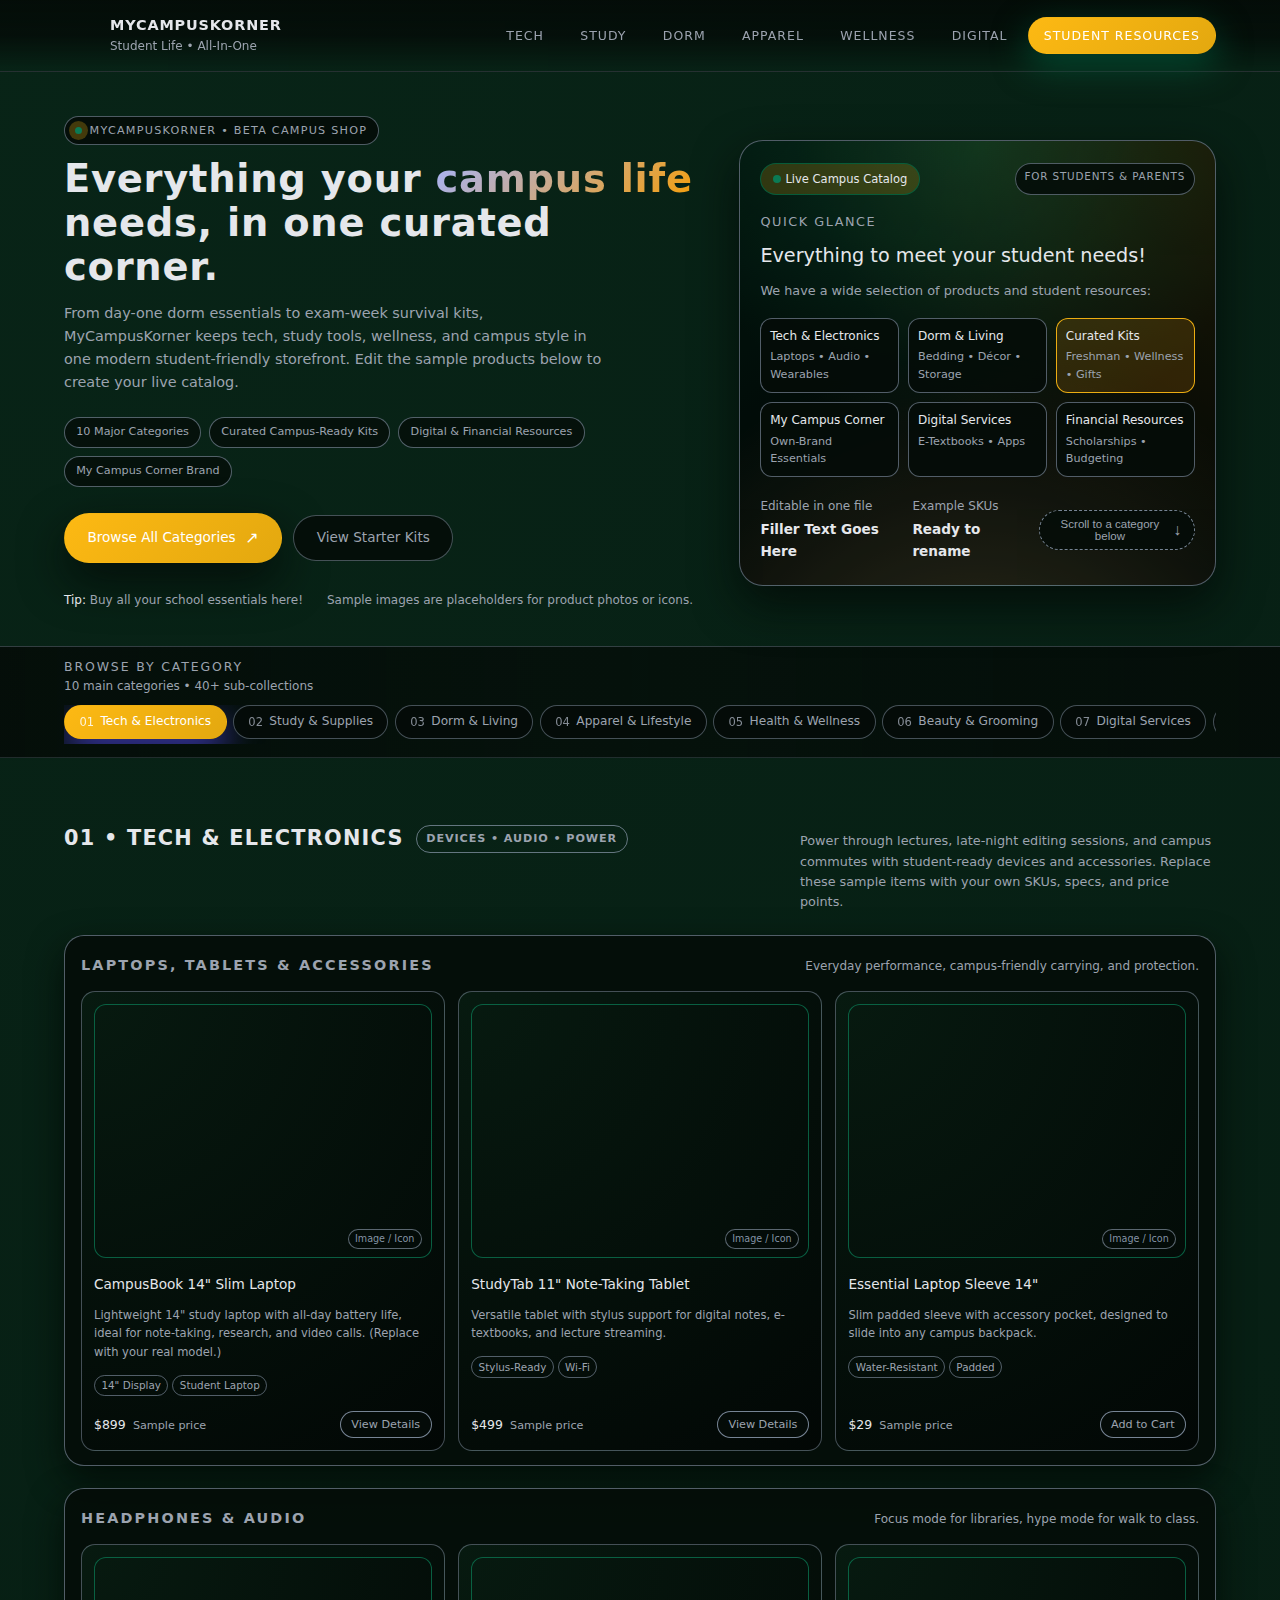
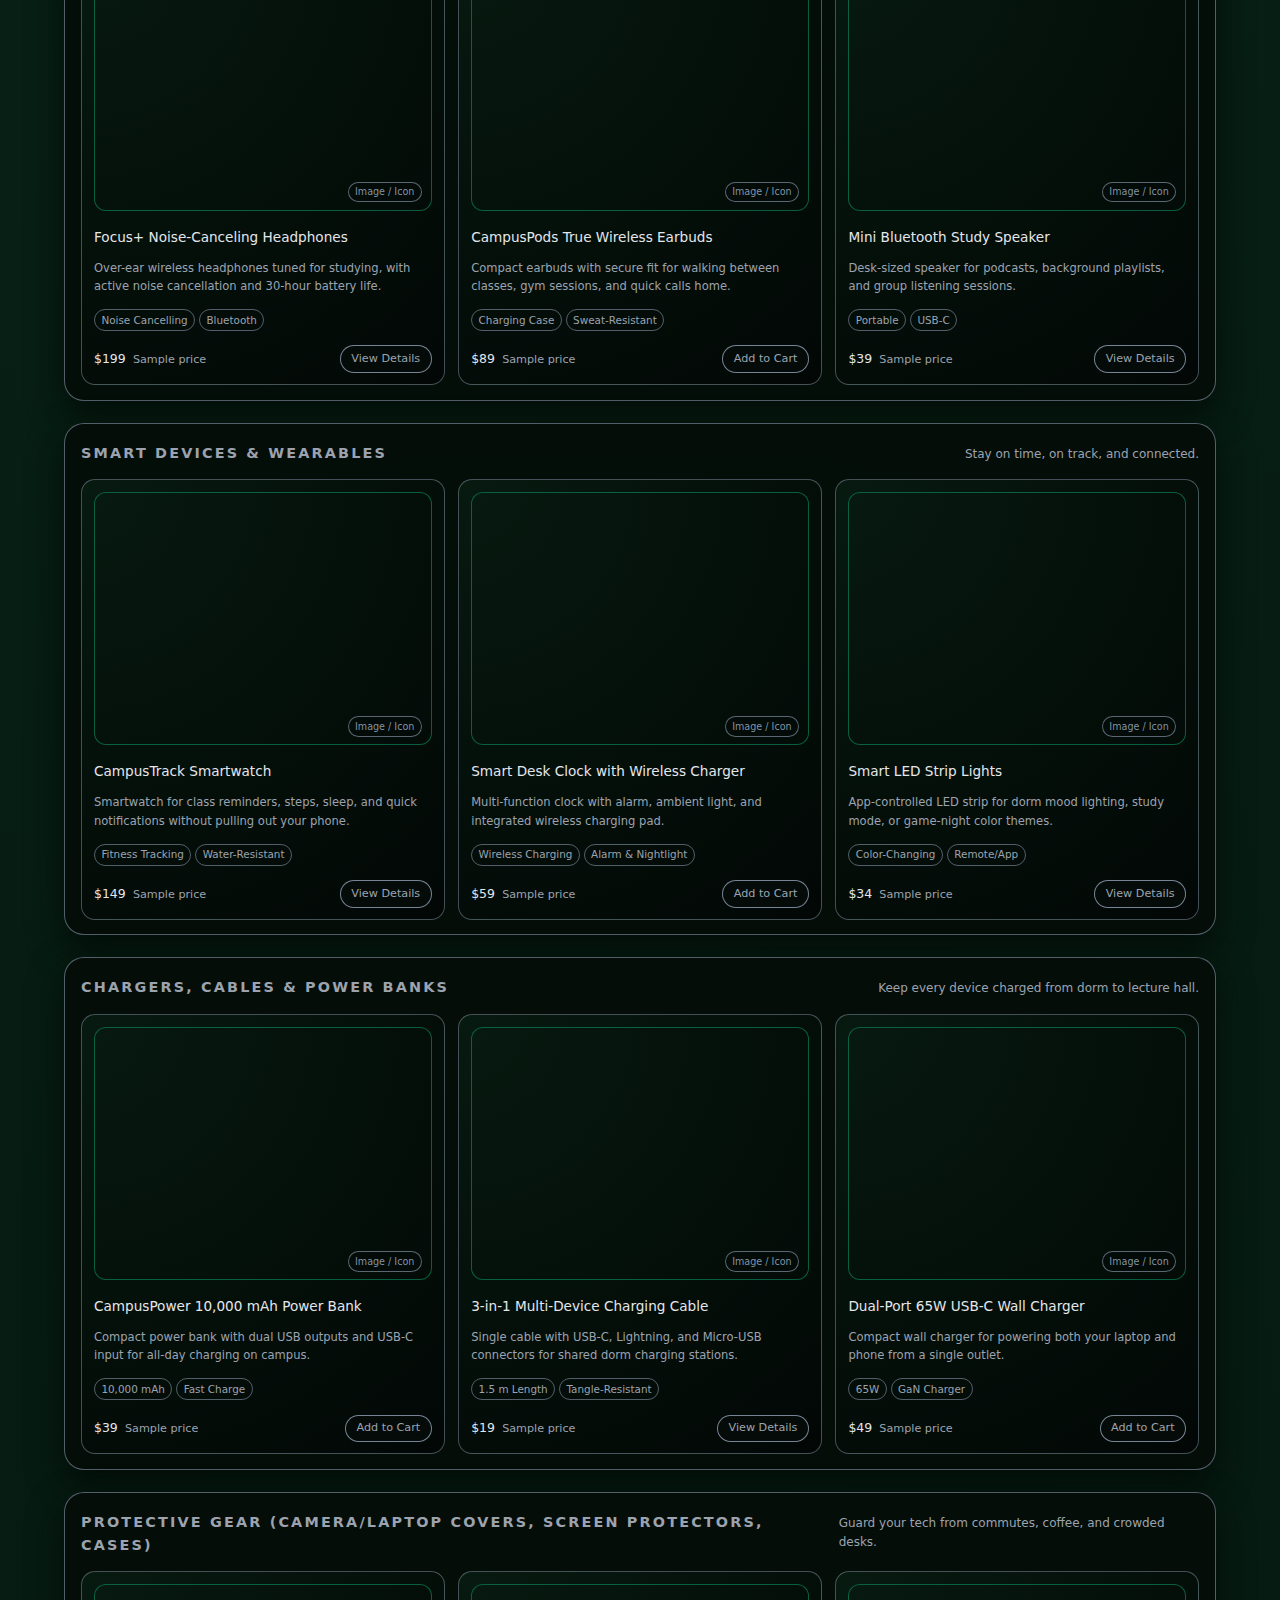
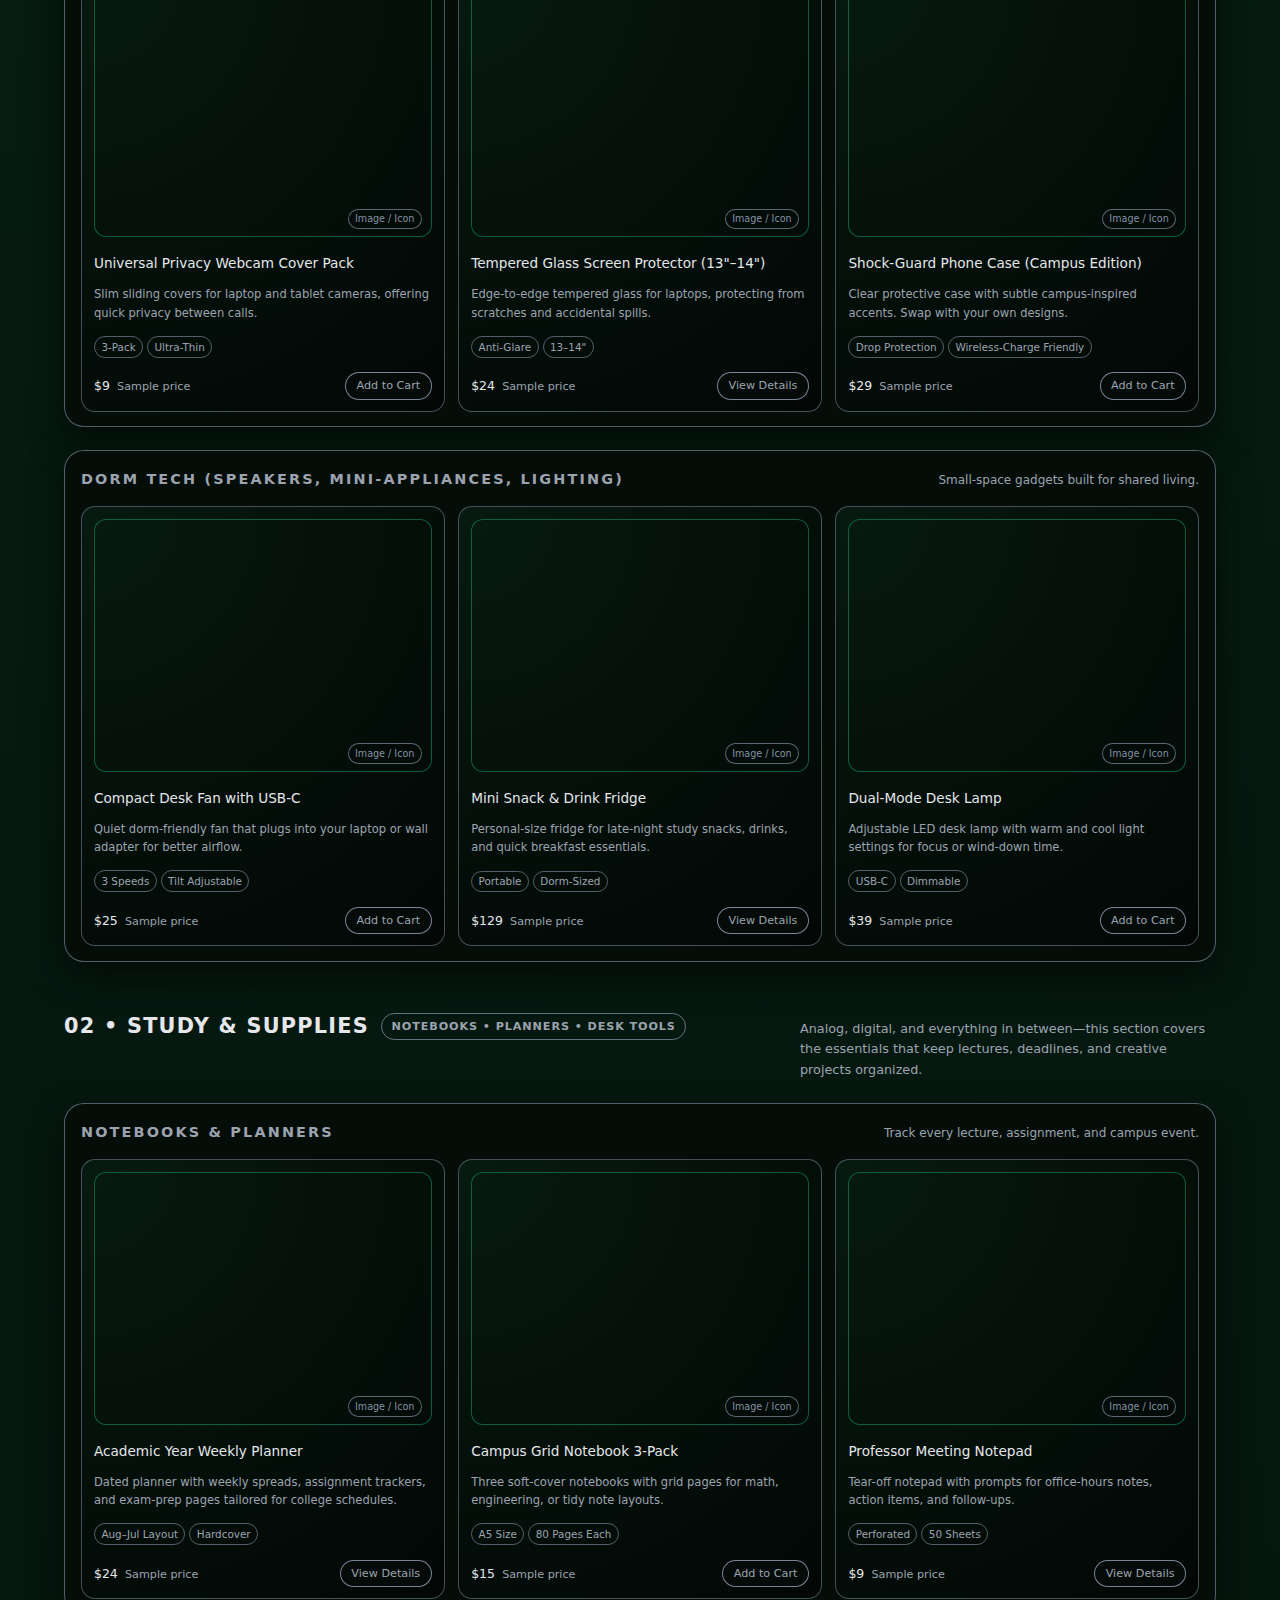
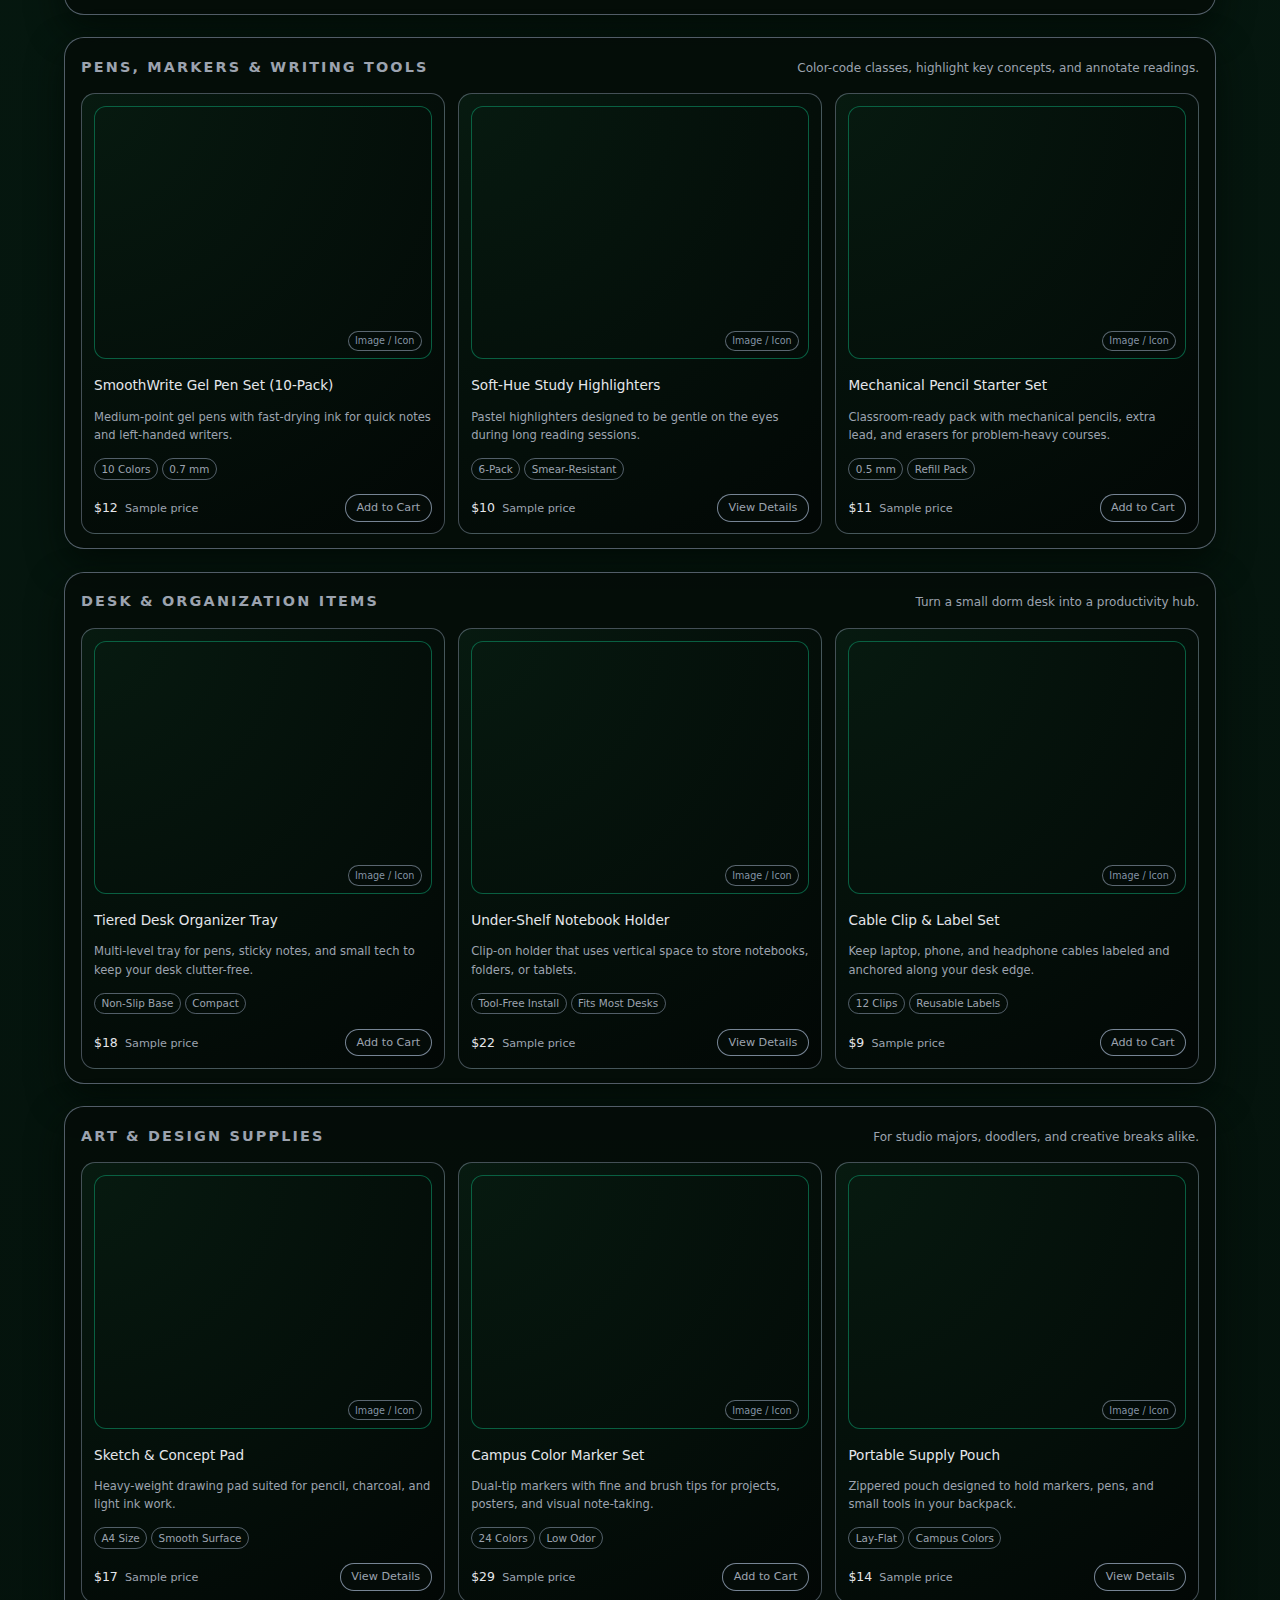
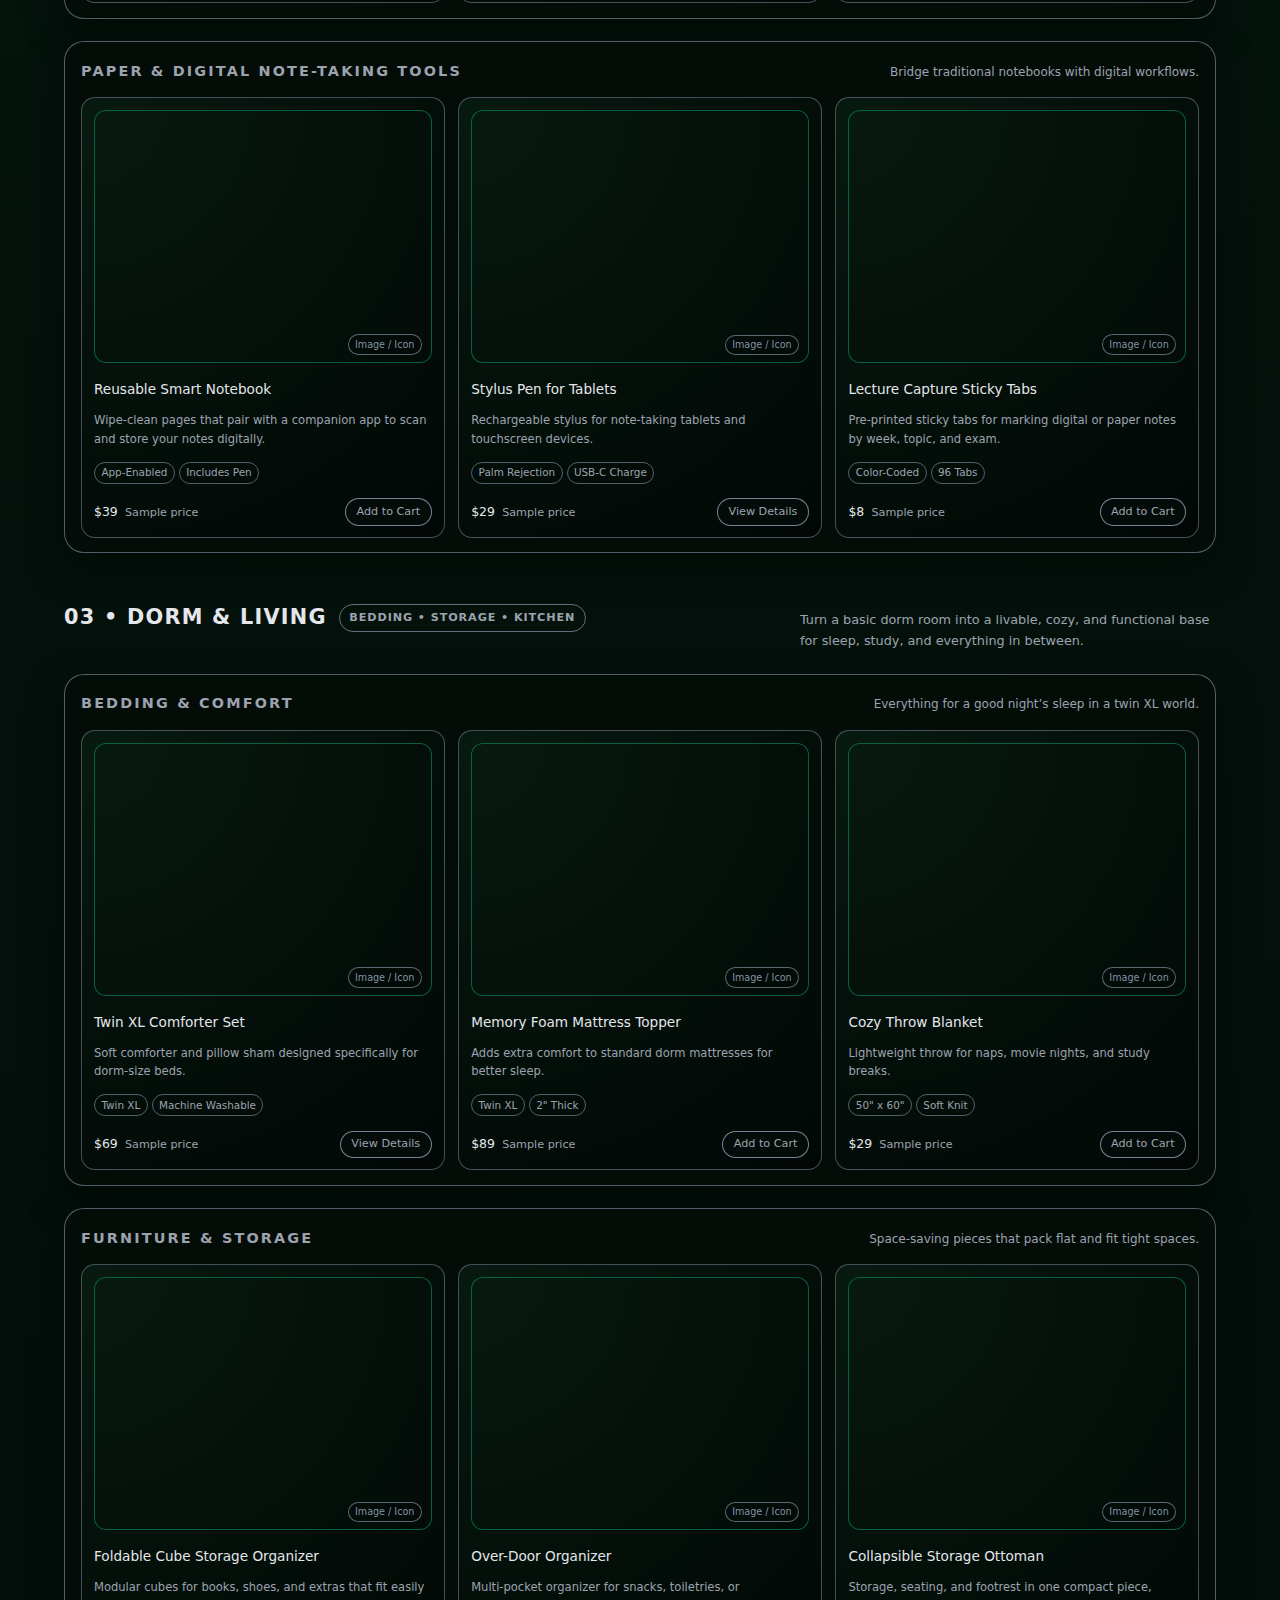
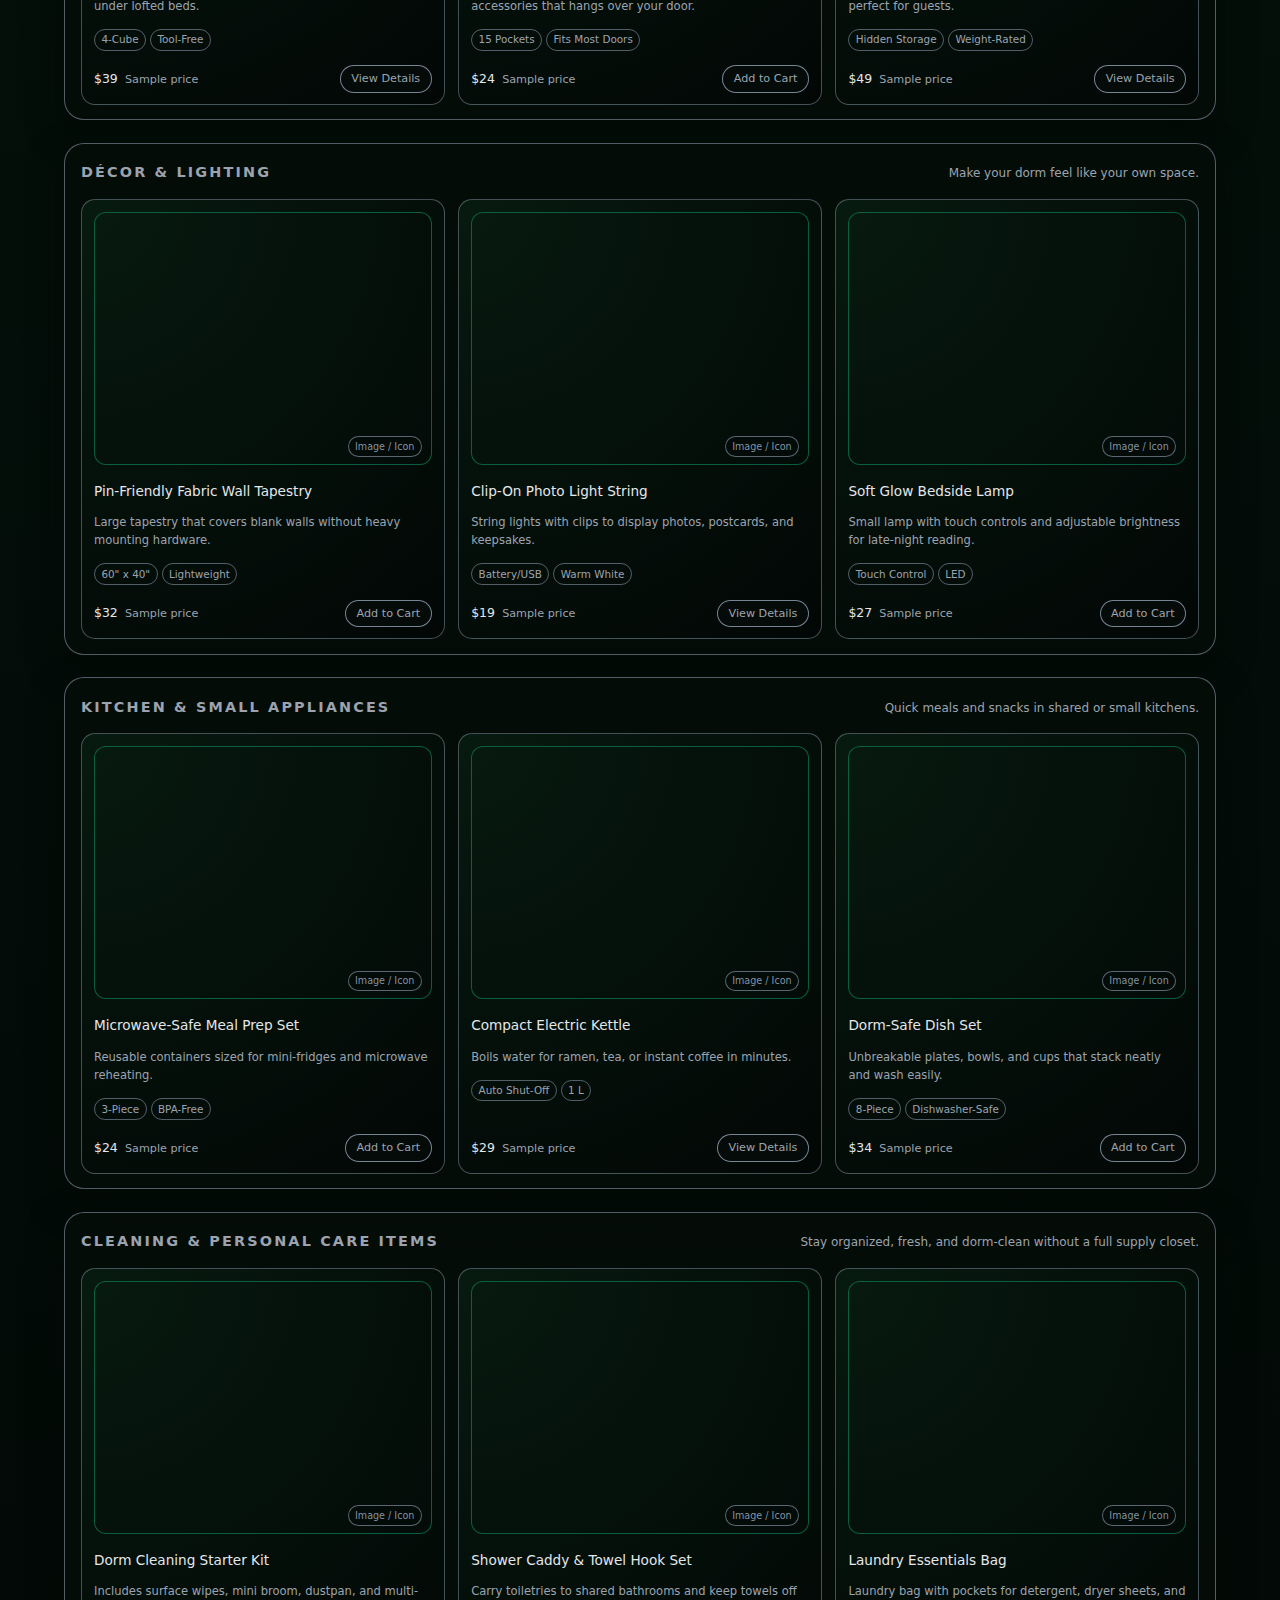
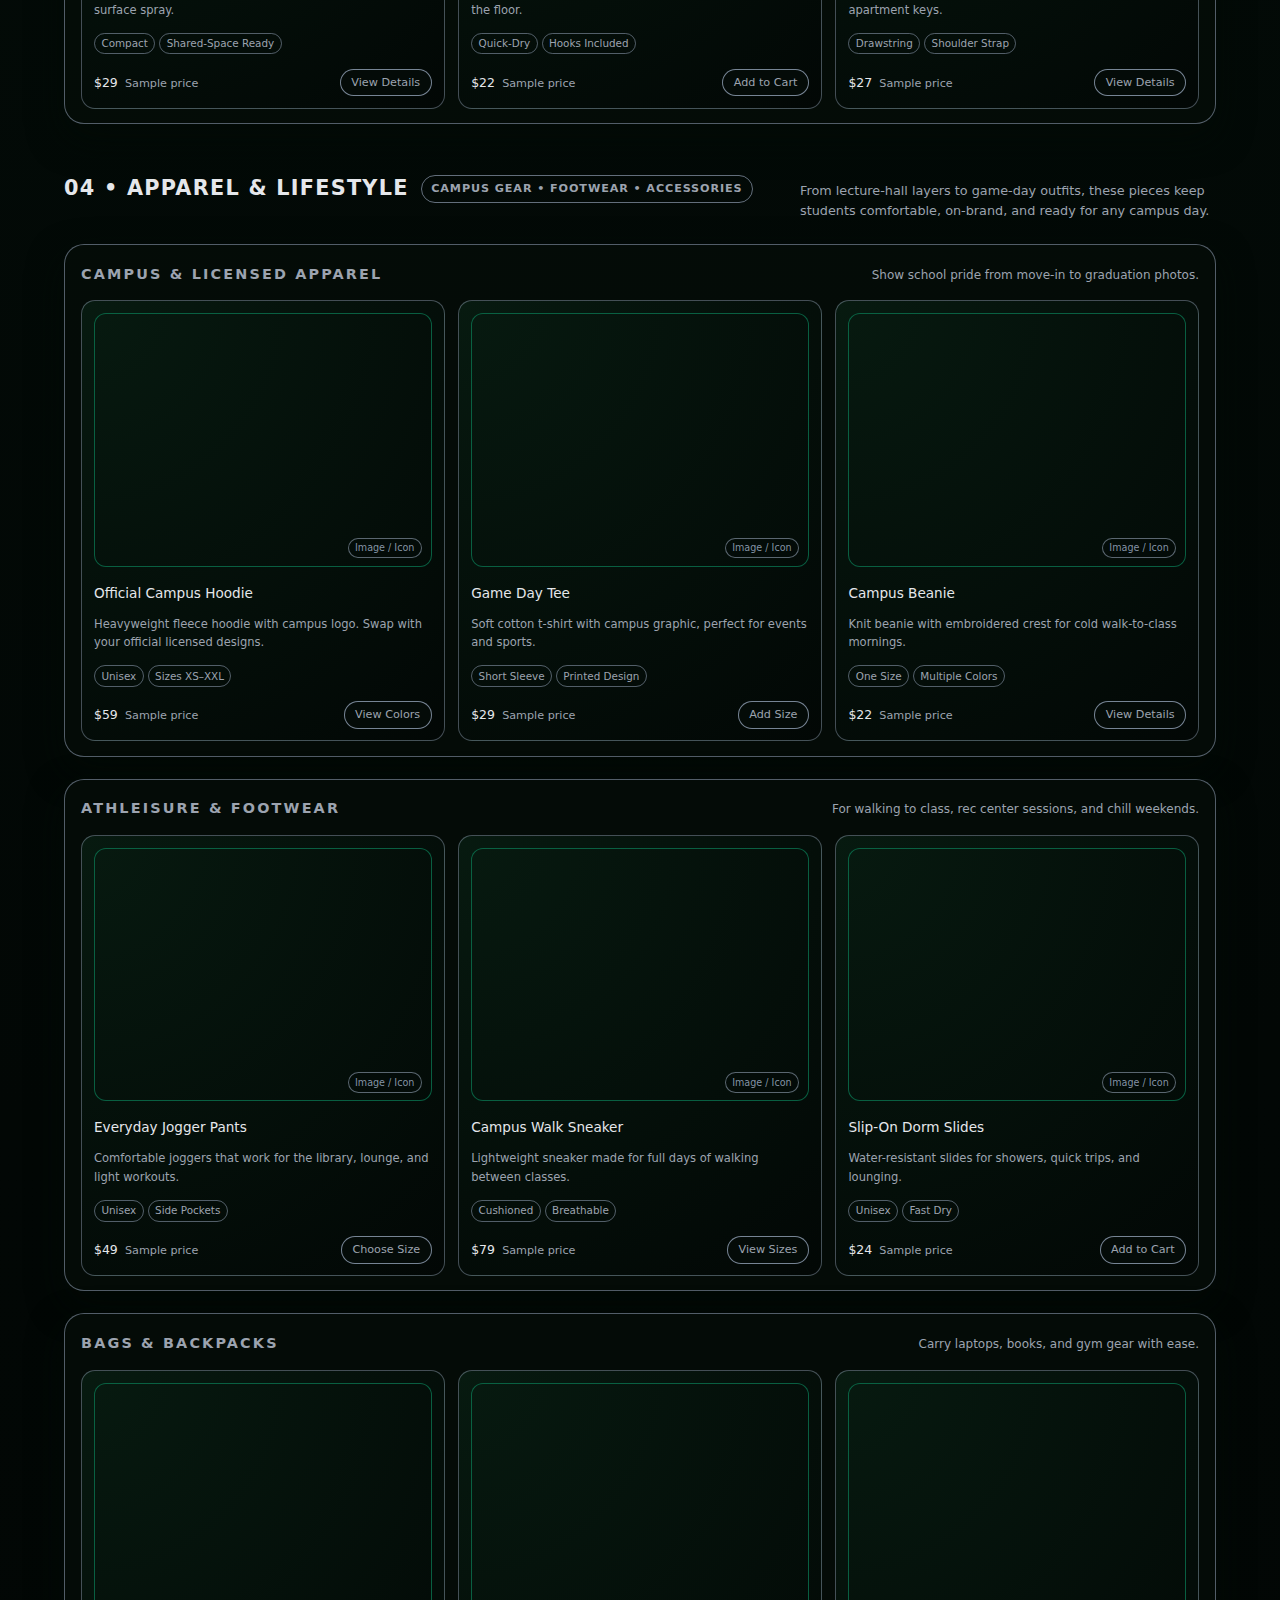
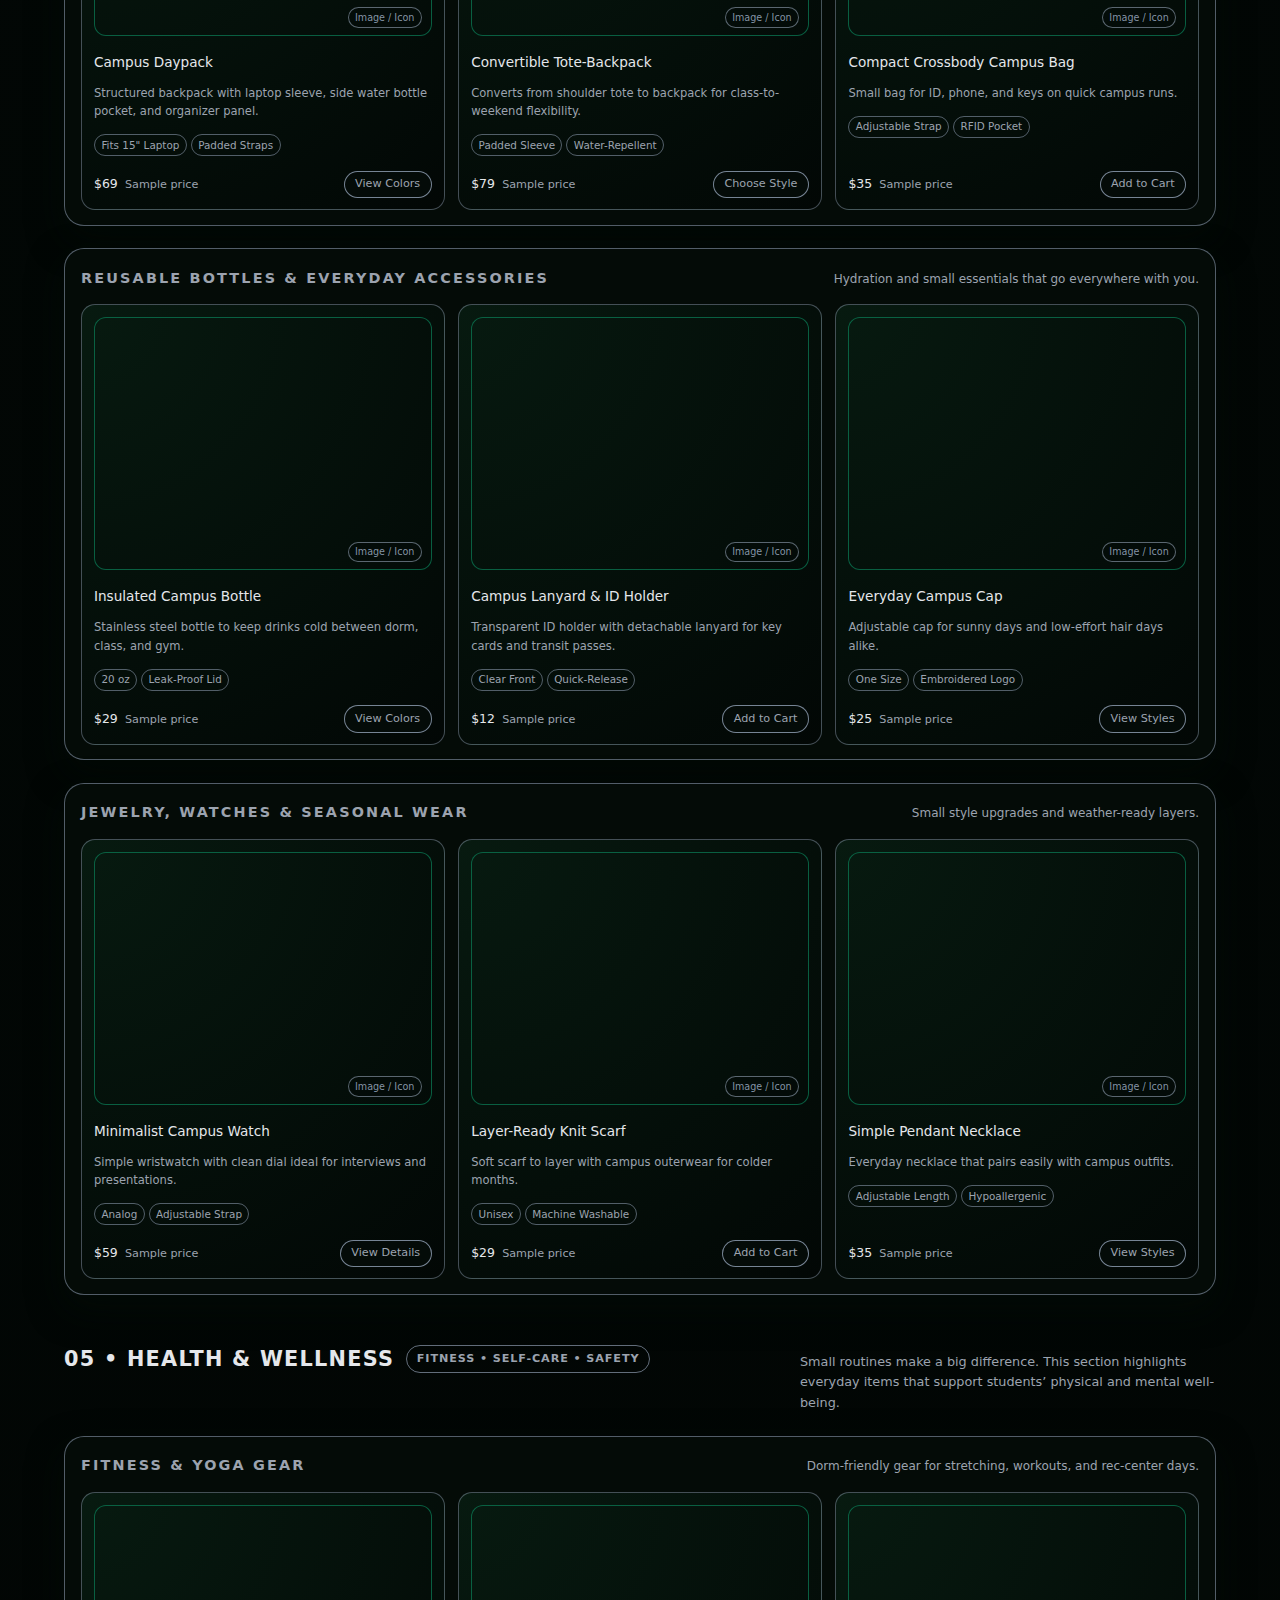
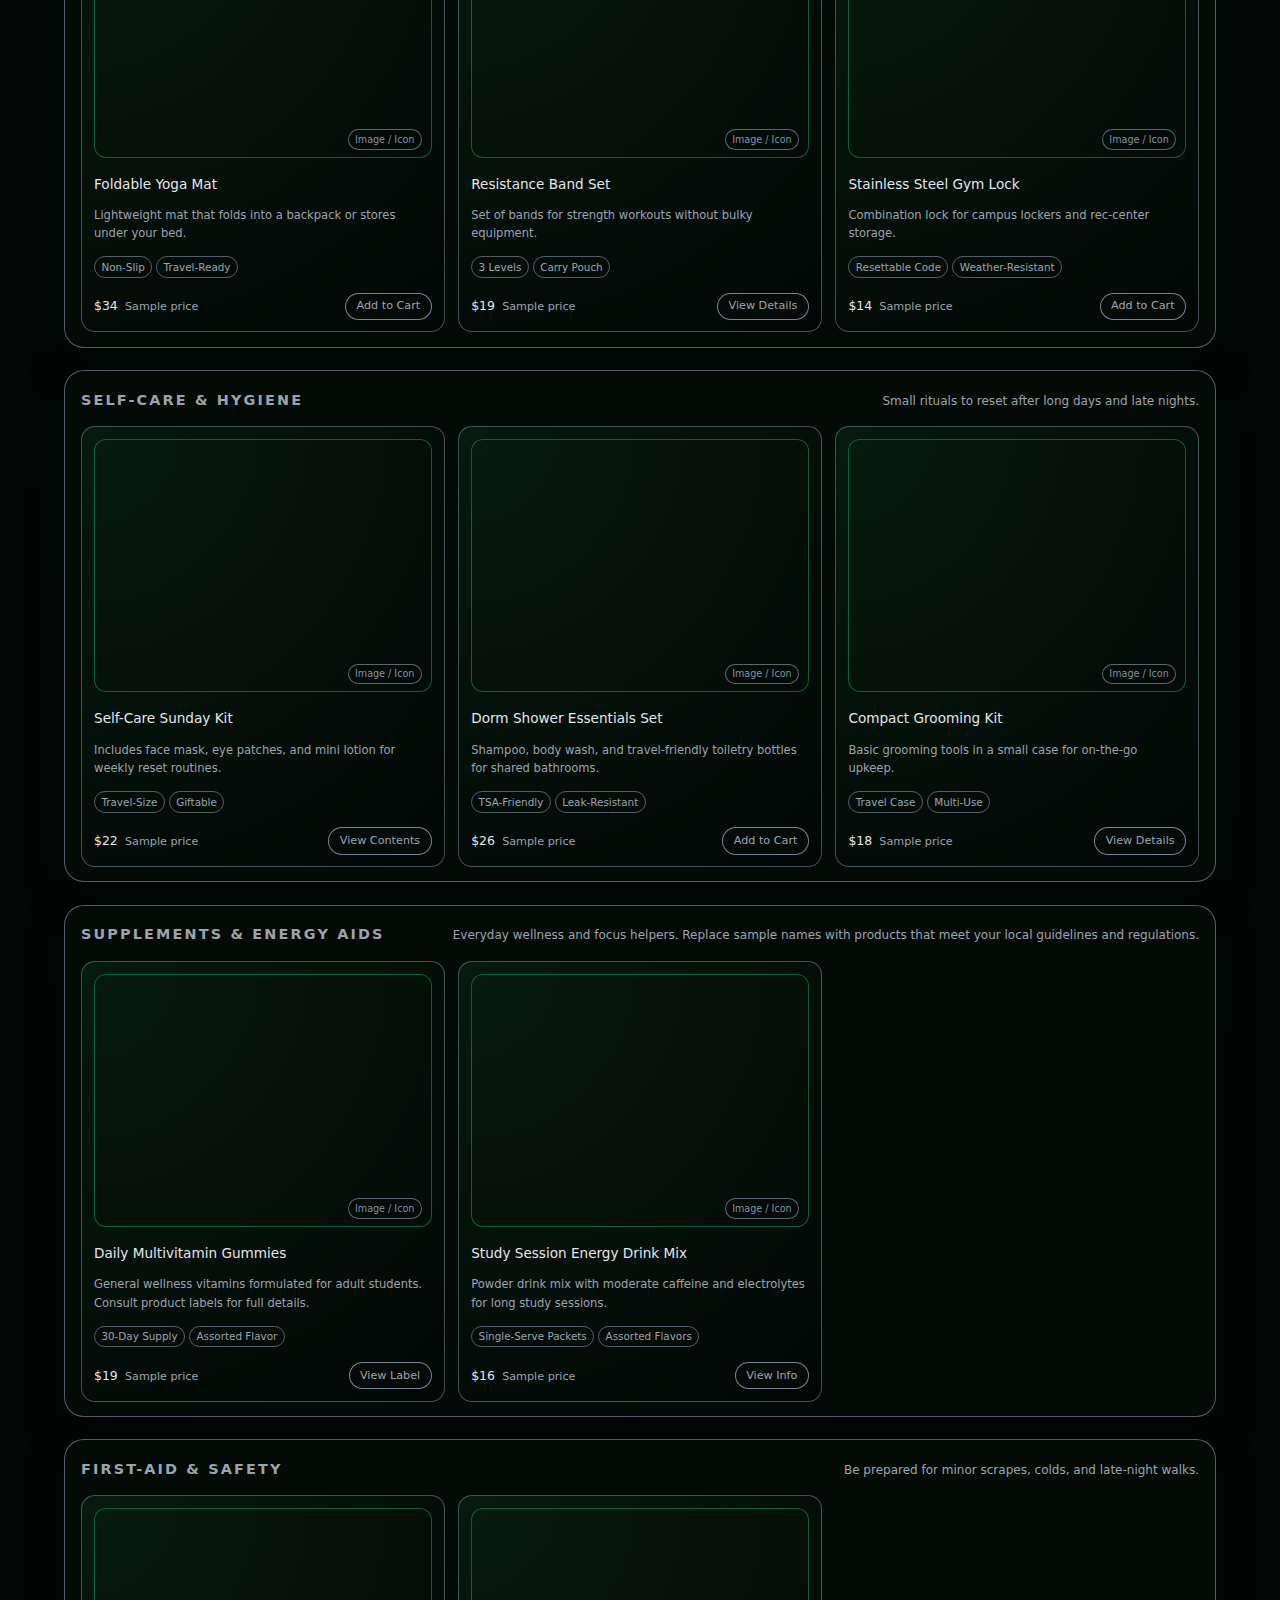
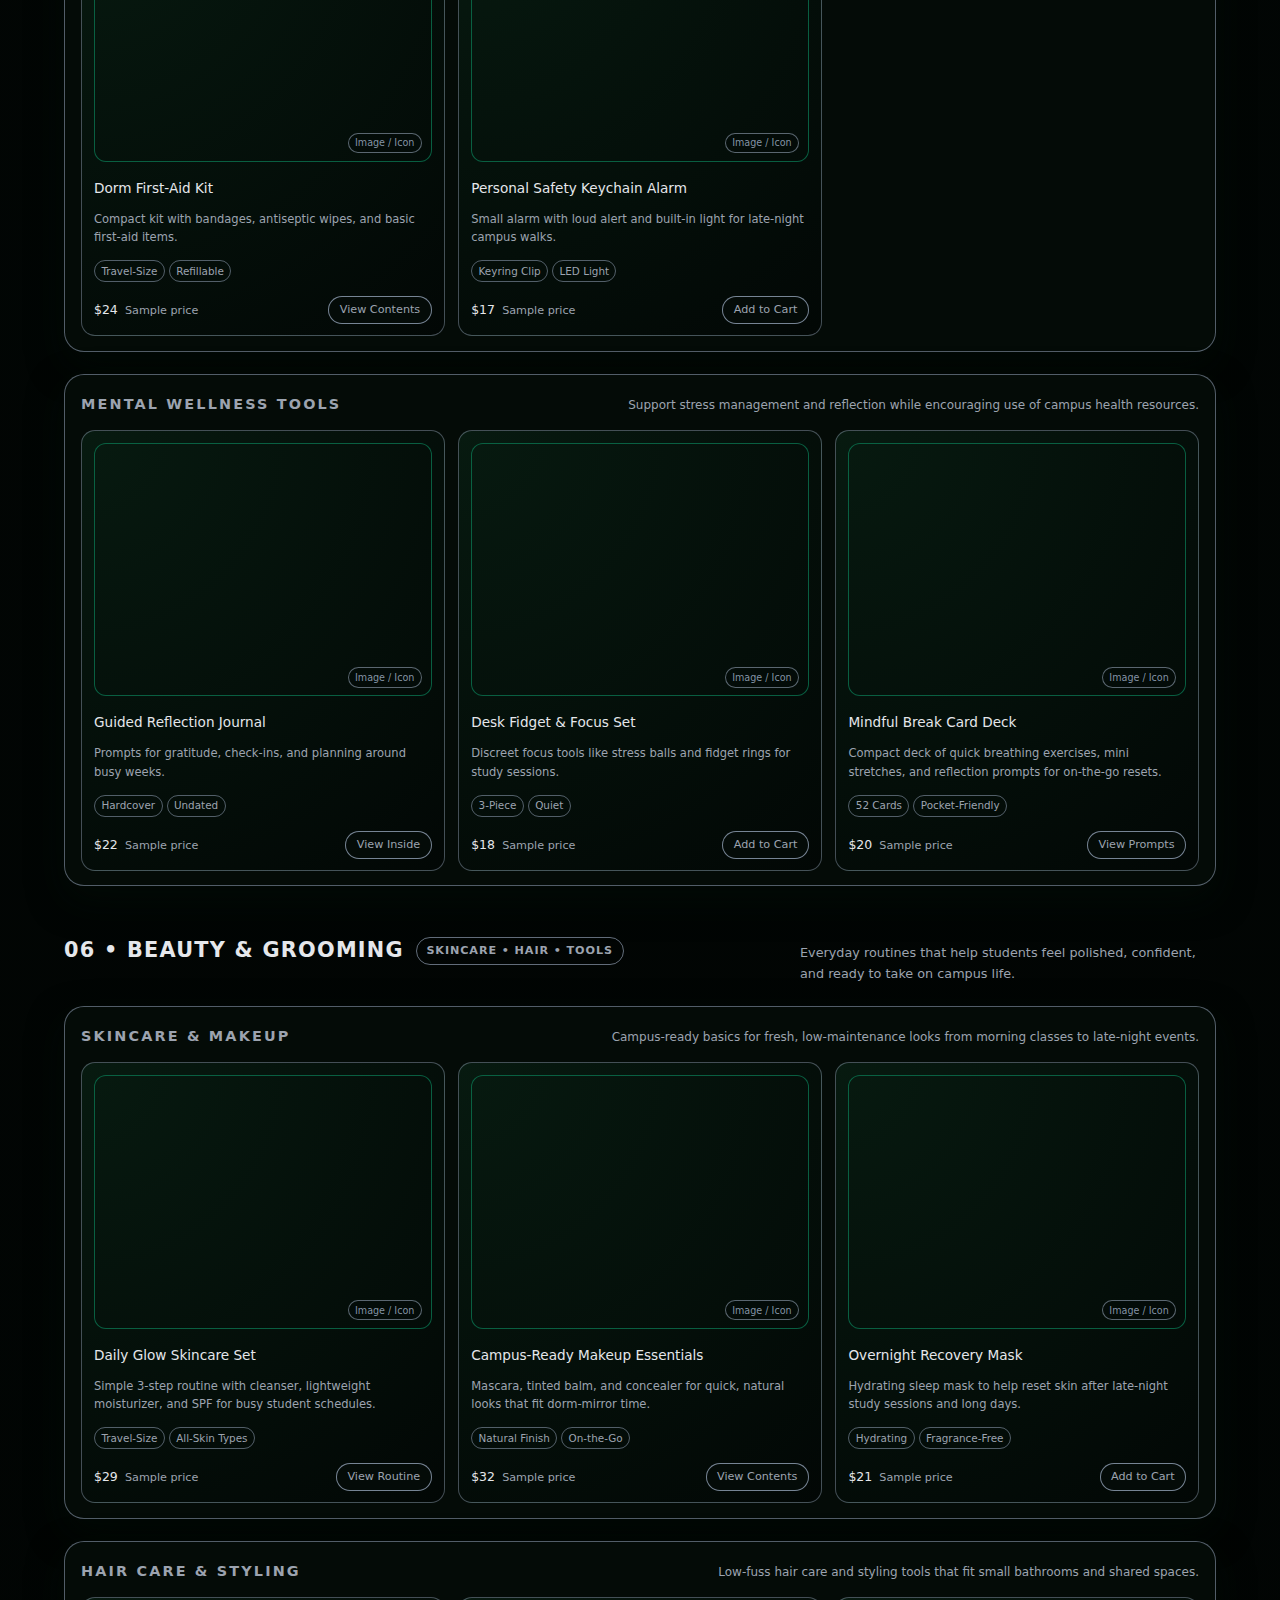
<file: wayne.html>
<!DOCTYPE html>
<html lang="en">
<head>
  <meta charset="UTF-8" />
  <title>MyCampusKorner | Student Life Marketplace</title>
  <meta name="viewport" content="width=device-width, initial-scale=1" />
  <style>
   
  
  
  

:root {
  /* ===== WAYNE STATE UNIVERSITY THEME (WARRIOR GREEN & GOLD) ===== */

  /* Core brand anchors */
  --wsu-green: #006241;       /* Wayne State Warrior Green */
  --wsu-green-soft: #0b7a54;  /* lighter green for surfaces / hovers */
  --wsu-gold: #fdb913;        /* Wayne State Gold */
  --wsu-gold-soft: #ffe08b;   /* softer gold for glows / subtle accents */

  /* Core surfaces – dark shell with a subtle green lean */
  --bg: #020705;                      /* base page bg – near-black with green hint */
  --bg-elevated: #05120b;             /* elevated surfaces – deep forest charcoal */
  --bg-soft: #071a10;                 /* soft panels & cards – muted green charcoal */

  /* Page & section backgrounds (library / campus-night gradient) */
  --page-bg-start: #082417;           /* body gradient start – deep campus lawn at dusk */
  --page-bg-mid: #020705;             /* body gradient middle */
  --page-bg-end: #000000;             /* body gradient end */

  --hero-card-bg-top: #0a2d1c;        /* hero card top – rich study green */
  --hero-card-bg-bottom: #020705;     /* hero card bottom */

  --product-image-bg-top: #0a2d1c;    /* product image top */
  --product-image-bg-bottom: #020705; /* product image bottom */

  /* Accent palette – GOLD as bright accent, GREEN as strong alt */
  --accent: var(--wsu-gold);                      /* primary accent (buttons, badges) */
  --accent-soft: rgba(253, 185, 19, 0.18);        /* soft gold wash */
  --accent-strong: #e3a80f;                       /* deeper gold for hover / active */

  --accent-alt: var(--wsu-green-soft);            /* alternative accent (links, outlines) */
  --accent-warm: #f59e0b;                         /* warm gold/orange for warning-ish UI */
  --accent-soft-warm: rgba(245, 158, 11, 0.16);   /* warm wash */

  /* Text */
  --text: #e5e7eb;                      /* primary text */
  --text-soft: #9ca3af;                 /* muted text */

  /* Borders (neutral slate that plays nice with green/gold) */
  --border-subtle: rgba(148, 163, 184, 0.32);
  --border-soft: rgba(148, 163, 184, 0.24);
  --border-strong: rgba(148, 163, 184, 0.55);
  --border-stronger: rgba(148, 163, 184, 0.66);
  --border-tag: rgba(148, 163, 184, 0.4);
  --border-light: rgba(148, 163, 184, 0.2);
  --border-medium: rgba(148, 163, 184, 0.45);
  --border-heavy: rgba(148, 163, 184, 0.52);
  --border-dashed-strong: rgba(148, 163, 184, 0.8);

  /* Brand-flavored special borders (reuse existing variable names) */
  --border-warm-strong: rgba(253, 185, 19, 0.92);   /* strong gold border */
  --border-indigo-strong: rgba(0, 98, 65, 0.85);    /* now WSU green border */
  --border-indigo-stronger: rgba(0, 98, 65, 0.95);  /* stronger green */
  --border-blue-strong: rgba(11, 122, 84, 0.75);    /* supporting tealish green */

  /* Dark overlays (shifted from navy to green-leaning charcoal) */
  --overlay-96: rgba(4, 12, 8, 0.96);   /* header top */
  --overlay-84: rgba(4, 12, 8, 0.84);   /* header mid */
  --overlay-90: rgba(4, 12, 8, 0.90);   /* strong panel / pills */
  --overlay-95: rgba(4, 12, 8, 0.95);   /* subtle panel */
  --overlay-85: rgba(4, 12, 8, 0.85);   /* controls */
  --overlay-75: rgba(4, 12, 8, 0.75);   /* category strip mid */
  --overlay-65: rgba(4, 12, 8, 0.65);
  --overlay-60: rgba(4, 12, 8, 0.60);
  --overlay-100: #040b06;               /* solid fallback */

  /* Glows / special tints (Wayne State green & gold) */
  --glow-online: rgba(253, 185, 19, 0.26);         /* gold presence halo */
  --glow-hero-indigo: rgba(0, 98, 65, 0.34);       /* main hero green glow */
  --glow-hero-sky: rgba(253, 185, 19, 0.20);       /* gold glow – top right */
  --glow-hero-warm: rgba(255, 224, 139, 0.24);     /* soft gold at the bottom */

  --glow-product-hover: rgba(253, 185, 19, 0.14);  /* gold hover aura */

  /* Shadows (tinted with deep green) */
  --shadow-soft: 0 18px 45px rgba(2, 10, 6, 0.8);
  --shadow-subtle: 0 12px 32px rgba(2, 10, 6, 0.65);
  --shadow-primary: 0 12px 35px rgba(0, 98, 65, 0.65);
  --shadow-primary-strong: 0 18px 45px rgba(0, 98, 65, 0.82);
  --shadow-nav-link: 0 9px 22px rgba(2, 10, 6, 0.6);
  --shadow-nav-pill: 0 11px 28px rgba(2, 10, 6, 0.9);
  --shadow-product-hover: 0 20px 45px rgba(2, 10, 6, 0.95);
  --shadow-subcat: 0 14px 35px rgba(2, 10, 6, 0.85);
  --shadow-btn-ghost-hover: 0 16px 40px rgba(2, 10, 6, 0.85);

  /* Compound gradients (campus-night green) */
  --gradient-page: radial-gradient(
    circle at top left,
    var(--page-bg-start) 0,
    var(--page-bg-mid) 40%,
    var(--page-bg-end) 100%
  );

  --gradient-header: linear-gradient(
    to bottom,
    var(--overlay-96),
    var(--overlay-84),
    transparent
  );

  --gradient-category-nav: linear-gradient(
    to right,
    var(--overlay-90),
    var(--overlay-75),
    var(--overlay-90)
  );

  --gradient-hero-card: radial-gradient(
    circle at top,
    var(--hero-card-bg-top) 0,
    var(--hero-card-bg-bottom) 60%
  );

  --gradient-product-image: radial-gradient(
    circle at top,
    var(--product-image-bg-top),
    var(--product-image-bg-bottom)
  );

  --gradient-footer: radial-gradient(
    circle at top,
    var(--page-bg-mid),
    var(--page-bg-end)
  );

  /* Hero card overlay:
     - top-left: Warrior Green glow
     - top-right: Warrior Gold glow
     - bottom: soft gold glow
  */
  --hero-card-overlay-layer:
    radial-gradient(
      circle at 0 0,
      var(--glow-hero-indigo),
      transparent 55%
    ),
    radial-gradient(
      circle at 100% 0,
      var(--glow-hero-sky),
      transparent 55%
    ),
    radial-gradient(
      circle at 50% 100%,
      var(--glow-hero-warm),
      transparent 45%
    );

  /* Radii / transitions / layout (unchanged from your original) */
  --radius-lg: 20px;
  --radius-md: 14px;
  --radius-pill: 999px;
  --transition-fast: 180ms ease-out;
  --transition-med: 220ms ease-out;
  --nav-h: 72px;
  --section-max-w: 1200px;
}

/* Global reset (kept as you had it) */
* {
  box-sizing: border-box;
  margin: 0;
  padding: 0;
}


  
  
  
  


    body {
      font-family: system-ui, -apple-system, BlinkMacSystemFont, "SF Pro Text",
        "Segoe UI", sans-serif;
      background: var(--gradient-page);
      color: var(--text);
      line-height: 1.6;
      -webkit-font-smoothing: antialiased;
      scroll-behavior: smooth;
    }

    a {
      color: inherit;
      text-decoration: none;
    }

    img {
      max-width: 100%;
      display: block;
    }

    /* Layout Shell */

    .page-shell {
      min-height: 100vh;
      color: var(--text);
    }

    .content-width {
      max-width: var(--section-max-w);
      margin: 0 auto;
      padding: 0 1.5rem;
    }

    header {
      position: sticky;
      top: 0;
      z-index: 50;
      backdrop-filter: blur(28px);
      background: var(--gradient-header);
      border-bottom: 1px solid var(--border-soft);
      height: var(--nav-h);
    }

    .nav-bar {
      max-width: var(--section-max-w);
      margin: 0 auto;
      height: 100%;
      display: flex;
      align-items: center;
      justify-content: space-between;
      gap: 1.5rem;
      padding: 0 1.5rem;
    }

    .logo-lockup {
      display: flex;
      align-items: center;
      gap: 0.75rem;
    }

    /* NEW: logo uses local image logo.png */
    .logo-mark {
      width: 34px;
      height: 34px;
      border-radius: 0;
      background-image: url("https://raw.githubusercontent.com/ivl-ad/campus/refs/heads/main/logo1.png");
      background-size: contain;
      background-repeat: no-repeat;
      background-position: left center;
      position: relative;
      overflow: visible;
      box-shadow: none;
    }

    .logo-mark::after {
      content: none;
    }

    .logo-initials {
      display: none;
    }

    .logo-text-main {
      font-weight: 700;
      letter-spacing: 0.06em;
      text-transform: uppercase;
      font-size: 0.9rem;
    }

    .logo-text-sub {
      font-size: 0.75rem;
      color: var(--text-soft);
    }

    .nav-links {
      display: flex;
      align-items: center;
      gap: 0.25rem;
    }

    .nav-link {
      padding: 0.5rem 0.95rem;
      border-radius: 999px;
      font-size: 0.78rem;
      text-transform: uppercase;
      letter-spacing: 0.08em;
      border: 1px solid transparent;
      color: var(--text-soft);
      cursor: pointer;
      background: transparent;
      transition:
        background var(--transition-fast),
        color var(--transition-fast),
        border-color var(--transition-fast),
        transform var(--transition-fast),
        box-shadow var(--transition-fast);
      white-space: nowrap;
    }

    .nav-link:hover {
      background: var(--overlay-90);
      border-color: var(--border-medium);
      color: var(--text);
      transform: translateY(-1px);
      box-shadow: var(--shadow-nav-link);
    }

    .nav-link--primary {
      background: linear-gradient(135deg, var(--accent), var(--accent-strong));
      color: #ffffff;
      border-color: transparent;
      box-shadow: var(--shadow-primary);
    }

    .nav-link--primary:hover {
      transform: translateY(-1px) translateX(0.5px) scale(1.01);
      box-shadow: var(--shadow-primary-strong);
    }

    .nav-slim-cta {
      display: none;
    }

    /* Hero */

    .hero {
      padding: 2.75rem 0 2.25rem;
    }

    .hero-grid {
      display: grid;
      grid-template-columns: minmax(0, 1.35fr) minmax(0, 1fr);
      gap: 2rem;
      align-items: center;
    }

    .eyebrow {
      display: inline-flex;
      align-items: center;
      gap: 0.45rem;
      padding: 0.28rem 0.65rem;
      border-radius: 999px;
      background: var(--overlay-90);
      border: 1px solid var(--border-heavy);
      color: var(--text-soft);
      font-size: 0.7rem;
      text-transform: uppercase;
      letter-spacing: 0.11em;
      margin-bottom: 0.75rem;
    }

    .eyebrow-dot {
      width: 7px;
      height: 7px;
      border-radius: 50%;
      background: var(--accent-alt);
      box-shadow: 0 0 0 6px var(--glow-online);
    }

    .hero-title {
      font-size: clamp(2.15rem, 3vw, 2.8rem);
      line-height: 1.15;
      letter-spacing: 0.02em;
      margin-bottom: 0.8rem;
    }

    .hero-title span.gradient {
      background: linear-gradient(135deg, #a5b4fc, var(--accent-warm));
      -webkit-background-clip: text;
      color: transparent;
    }

    .hero-subtitle {
      color: var(--text-soft);
      font-size: 0.9rem;
      max-width: 34rem;
      margin-bottom: 1.4rem;
    }

    .hero-chips {
      display: flex;
      flex-wrap: wrap;
      gap: 0.5rem;
      margin-bottom: 1.6rem;
    }

    .hero-chip {
      font-size: 0.7rem;
      padding: 0.35rem 0.7rem;
      border-radius: 999px;
      border: 1px solid var(--border-strong);
      color: var(--text-soft);
      background: var(--overlay-75);
    }

    .hero-actions {
      display: flex;
      flex-wrap: wrap;
      gap: 0.7rem;
      align-items: center;
      margin-bottom: 1.75rem;
    }

    .btn {
      border-radius: var(--radius-pill);
      padding: 0.7rem 1.4rem;
      border: 1px solid transparent;
      font-size: 0.85rem;
      font-weight: 500;
      cursor: pointer;
      display: inline-flex;
      align-items: center;
      gap: 0.6rem;
      transition:
        background var(--transition-med),
        border-color var(--transition-med),
        transform var(--transition-med),
        box-shadow var(--transition-med),
        color var(--transition-med);
    }

    .btn-primary {
      background: linear-gradient(135deg, var(--accent), var(--accent-strong));
      color: #ffffff;
      box-shadow: var(--shadow-soft);
    }

    .btn-primary:hover {
      transform: translateY(-1px) scale(1.01);
      box-shadow: 0 22px 55px rgba(79, 70, 229, 0.85);
    }

    .btn-ghost {
      background: var(--overlay-90);
      border-color: var(--border-medium);
      color: var(--text-soft);
    }

    .btn-ghost:hover {
      background: var(--overlay-100);
      border-color: var(--border-stronger);
      color: var(--text);
      transform: translateY(-1px);
      box-shadow: var(--shadow-btn-ghost-hover);
    }

    .btn-icon {
      font-size: 1rem;
    }

    .hero-footnote {
      font-size: 0.75rem;
      color: var(--text-soft);
      display: flex;
      flex-wrap: wrap;
      gap: 1.5rem;
    }

    .hero-footnote strong {
      color: var(--text);
      font-weight: 500;
    }

    /* Hero right side */

    .hero-card {
      border-radius: 24px;
      padding: 1.4rem 1.25rem;
      background: var(--gradient-hero-card);
      border: 1px solid var(--border-strong);
      box-shadow: var(--shadow-soft);
      position: relative;
      overflow: hidden;
    }

    .hero-card::before {
      content: "";
      position: absolute;
      inset: -40%;
      background: var(--hero-card-overlay-layer);
      opacity: 0.8;
      pointer-events: none;
    }

    .hero-card-inner {
      position: relative;
      z-index: 1;
    }

    .pill-row {
      display: flex;
      justify-content: space-between;
      gap: 0.5rem;
      margin-bottom: 1.1rem;
      font-size: 0.72rem;
    }

    .pill {
      padding: 0.35rem 0.7rem;
      border-radius: 999px;
      background: var(--overlay-85);
      border: 1px solid var(--border-heavy);
      display: inline-flex;
      align-items: center;
      gap: 0.3rem;
      color: var(--text-soft);
    }

    .pill-accent {
      background: var(--accent-soft);
      border-color: var(--border-indigo-strong);
      color: var(--text);
    }

    .pill-dot {
      width: 8px;
      height: 8px;
      border-radius: 999px;
      background: var(--accent-alt);
    }

    .pill-badge {
      font-size: 0.65rem;
      padding: 0.25rem 0.55rem;
      border-radius: 999px;
      border: 1px solid var(--border-heavy);
      background: var(--overlay-85);
      color: var(--text-soft);
      text-transform: uppercase;
      letter-spacing: 0.08em;
    }

    .mini-title {
      font-size: 0.8rem;
      letter-spacing: 0.12em;
      text-transform: uppercase;
      color: var(--text-soft);
      margin-bottom: 0.5rem;
    }

    .hero-card-heading {
      font-size: 1.2rem;
      margin-bottom: 0.6rem;
    }

    .hero-card-sub {
      font-size: 0.8rem;
      color: var(--text-soft);
      margin-bottom: 1rem;
    }

    .category-strip {
      display: grid;
      grid-template-columns: repeat(3, minmax(0, 1fr));
      gap: 0.55rem;
      margin-bottom: 1.25rem;
    }

    .category-pill {
      padding: 0.5rem 0.55rem;
      border-radius: 12px;
      background: var(--overlay-90);
      border: 1px solid var(--border-strong);
      font-size: 0.75rem;
      display: flex;
      flex-direction: column;
      gap: 0.15rem;
    }

    .category-pill span.label {
      color: var(--text);
    }

    .category-pill span.meta {
      font-size: 0.7rem;
      color: var(--text-soft);
    }

    .category-pill--highlight {
      background: var(--accent-soft-warm);
      border-color: var(--border-warm-strong);
    }

    .hero-card-footer {
      display: flex;
      justify-content: space-between;
      align-items: center;
      gap: 0.75rem;
      font-size: 0.75rem;
    }

    .hero-card-stat {
      display: flex;
      flex-direction: column;
      gap: 0.15rem;
      color: var(--text-soft);
    }

    .hero-card-stat strong {
      font-size: 0.85rem;
      color: var(--text);
    }

    .hero-card-cta {
      padding: 0.45rem 0.8rem;
      border-radius: 999px;
      border: 1px dashed var(--border-dashed-strong);
      font-size: 0.72rem;
      display: inline-flex;
      align-items: center;
      gap: 0.4rem;
      background: var(--overlay-90);
      color: var(--text-soft);
    }

    /* Category Navigation */

    .category-nav-shell {
      border-top: 1px solid var(--border-subtle);
      border-bottom: 1px solid var(--border-light);
      margin-bottom: 2rem;
      background: var(--gradient-category-nav);
    }

    .category-nav {
      max-width: var(--section-max-w);
      margin: 0 auto;
      padding: 0.65rem 1.5rem 0.8rem;
      display: flex;
      flex-direction: column;
      gap: 0.55rem;
    }

    .category-nav-top {
      display: flex;
      align-items: center;
      justify-content: space-between;
      gap: 0.75rem;
    }

    .category-nav-label {
      font-size: 0.78rem;
      text-transform: uppercase;
      letter-spacing: 0.15em;
      color: var(--text-soft);
    }

    .category-nav-count {
      font-size: 0.75rem;
      color: var(--text-soft);
    }

    .category-pill-row {
      display: flex;
      gap: 0.4rem;
      overflow-x: auto;
      padding-bottom: 0.35rem;
      scrollbar-width: thin;
      scrollbar-color: var(--border-medium) transparent;
    }

    .category-pill-row::-webkit-scrollbar {
      height: 4px;
    }

    .category-pill-row::-webkit-scrollbar-track {
      background: transparent;
    }

    .category-pill-row::-webkit-scrollbar-thumb {
      background: var(--border-medium);
      border-radius: 999px;
    }

    .cat-nav-pill {
      flex: 0 0 auto;
      border-radius: 999px;
      border: 1px solid var(--border-medium);
      padding: 0.38rem 0.9rem;
      font-size: 0.76rem;
      display: inline-flex;
      align-items: center;
      gap: 0.4rem;
      color: var(--text-soft);
      background: var(--overlay-95);
      transition:
        background var(--transition-fast),
        color var(--transition-fast),
        border-color var(--transition-fast),
        transform var(--transition-fast),
        box-shadow var(--transition-fast);
      cursor: pointer;
      white-space: nowrap;
    }

    .cat-nav-pill span.index {
      font-size: 0.72rem;
      opacity: 0.85;
    }

    .cat-nav-pill:hover {
      background: var(--overlay-100);
      border-color: var(--border-indigo-stronger);
      color: var(--text);
      transform: translateY(-1px);
      box-shadow: var(--shadow-nav-pill);
    }

    .cat-nav-pill--primary {
      background: linear-gradient(135deg, var(--accent), var(--accent-strong));
      color: #ffffff;
      border-color: transparent;
      box-shadow: 0 14px 35px rgba(79, 70, 229, 0.75);
    }

    /* Sections and Product Grid */

    main {
      padding-bottom: 3rem;
    }

    section.category-section {
      padding: 2rem 0 1rem;
      scroll-margin-top: calc(var(--nav-h) + 60px);
    }

    .section-header {
      margin-bottom: 1.1rem;
      display: flex;
      flex-wrap: wrap;
      justify-content: space-between;
      gap: 0.75rem;
      align-items: baseline;
    }

    .section-title {
      font-size: 1.3rem;
      letter-spacing: 0.06em;
      text-transform: uppercase;
      display: flex;
      align-items: center;
      gap: 0.75rem;
    }

    .section-title-badge {
      font-size: 0.7rem;
      padding: 0.25rem 0.6rem;
      border-radius: 999px;
      border: 1px solid var(--border-stronger);
      color: var(--text-soft);
      text-transform: uppercase;
      letter-spacing: 0.08em;
    }

    .section-kicker {
      font-size: 0.8rem;
      color: var(--text-soft);
      max-width: 26rem;
    }

    .section-tag-row {
      display: flex;
      flex-wrap: wrap;
      gap: 0.5rem;
      margin-top: 0.4rem;
    }

    .tag {
      padding: 0.2rem 0.6rem;
      border-radius: 999px;
      border: 1px solid var(--border-tag);
      font-size: 0.7rem;
      color: var(--text-soft);
    }

    .subcat-block {
      margin-top: 1.4rem;
      padding: 1.1rem 1rem 0.9rem;
      border-radius: var(--radius-lg);
      background: var(--overlay-90);
      border: 1px solid var(--border-strong);
      box-shadow: var(--shadow-subcat);
    }

    .subcat-header {
      display: flex;
      justify-content: space-between;
      align-items: baseline;
      gap: 0.75rem;
      margin-bottom: 0.9rem;
    }

    .subcat-title {
      font-size: 0.9rem;
      text-transform: uppercase;
      letter-spacing: 0.15em;
      color: var(--text-soft);
    }

    .subcat-label {
      font-size: 0.75rem;
      color: var(--text-soft);
    }

    .product-grid {
      display: grid;
      grid-template-columns: repeat(3, minmax(0, 1fr));
      gap: 0.85rem;
    }

    .product-card {
      border-radius: var(--radius-md);
      background: radial-gradient(circle at top left, var(--bg-soft), var(--page-bg-mid));
      border: 1px solid var(--border-medium);
      padding: 0.75rem 0.75rem 0.7rem;
      display: flex;
      flex-direction: column;
      gap: 0.5rem;
      position: relative;
      overflow: hidden;
      transition:
        transform var(--transition-med),
        box-shadow var(--transition-med),
        border-color var(--transition-med),
        background var(--transition-med);
    }

    .product-card::before {
      content: "";
      position: absolute;
      inset: -40%;
      background: radial-gradient(circle at 0 0, var(--glow-product-hover), transparent 55%);
      opacity: 0;
      transition: opacity var(--transition-fast);
      pointer-events: none;
    }

    .product-card:hover {
      transform: translateY(-3px);
      box-shadow: var(--shadow-product-hover);
      border-color: var(--border-indigo-stronger);
      background: radial-gradient(circle at top left, var(--page-bg-mid), var(--page-bg-mid));
    }

    .product-card:hover::before {
      opacity: 1;
    }

    .product-image {
      aspect-ratio: 4 / 3;
      border-radius: 12px;
      background: var(--gradient-product-image);
      border: 1px solid var(--border-blue-strong);
      margin-bottom: 0.5rem;
      position: relative;
      overflow: hidden;
      display: flex;
      align-items: center;
      justify-content: center;
      font-size: 0.75rem;
      color: rgba(148, 163, 184, 0.9);
    }

    .product-image::after {
      content: "Image / Icon";
      position: absolute;
      bottom: 0.45rem;
      right: 0.55rem;
      padding: 0.1rem 0.4rem;
      border-radius: 999px;
      border: 1px solid rgba(148, 163, 184, 0.6);
      font-size: 0.6rem;
      background: var(--overlay-85);
    }

    .product-title {
      font-size: 0.85rem;
      font-weight: 500;
      margin-bottom: 0.15rem;
    }

    .product-meta {
      font-size: 0.72rem;
      color: var(--text-soft);
      margin-bottom: 0.35rem;
    }

    .product-tags {
      display: flex;
      flex-wrap: wrap;
      gap: 0.25rem;
      margin-bottom: 0.4rem;
    }

    .product-tag {
      padding: 0.1rem 0.4rem;
      border-radius: 999px;
      border: 1px solid var(--border-strong);
      font-size: 0.65rem;
      color: var(--text-soft);
    }

    .product-footer {
      display: flex;
      justify-content: space-between;
      align-items: center;
      font-size: 0.78rem;
      margin-top: auto;
    }

    .product-price {
      font-weight: 500;
    }

    .product-price span {
      color: var(--text-soft);
      font-size: 0.7rem;
      margin-left: 0.2rem;
    }

    .product-cta {
      font-size: 0.7rem;
      padding: 0.24rem 0.65rem;
      border-radius: 999px;
      border: 1px solid var(--border-dashed-strong);
      background: var(--overlay-95);
      color: var(--text-soft);
    }

    /* Footer */

    footer {
      border-top: 1px solid rgba(148, 163, 184, 0.3);
      padding: 1.5rem 0 2rem;
      background: var(--gradient-footer);
    }

    .footer-inner {
      max-width: var(--section-max-w);
      margin: 0 auto;
      padding: 0 1.5rem;
      display: flex;
      flex-wrap: wrap;
      justify-content: space-between;
      gap: 1.25rem;
      font-size: 0.75rem;
      color: var(--text-soft);
    }

    .footer-meta {
      display: flex;
      flex-wrap: wrap;
      gap: 0.75rem;
    }

    .footer-meta span {
      opacity: 0.85;
    }

    .footer-links {
      display: flex;
      flex-wrap: wrap;
      gap: 0.75rem;
    }

    .footer-links a {
      opacity: 0.85;
    }

    /* Responsive */

    @media (max-width: 960px) {
      .hero-grid {
        grid-template-columns: minmax(0, 1fr);
      }
      .hero-card {
        max-width: 420px;
        margin-inline: auto;
      }
      .product-grid {
        grid-template-columns: repeat(2, minmax(0, 1fr));
      }
    }

    @media (max-width: 768px) {
      header {
        height: auto;
      }
      .nav-bar {
        padding-block: 0.6rem;
      }
      .nav-links {
        display: none;
      }
      .nav-slim-cta {
        display: inline-flex;
      }
      .hero {
        padding-top: 1.7rem;
      }
      .category-nav {
        padding-inline: 1rem;
      }
      .section-header {
        flex-direction: column;
        align-items: flex-start;
      }
    }

    @media (max-width: 640px) {
      .product-grid {
        grid-template-columns: minmax(0, 1fr);
      }
      .subcat-block {
        padding-inline: 0.85rem;
      }
      .hero-actions {
        flex-direction: column;
        align-items: stretch;
      }
      .btn {
        justify-content: center;
      }
    }
  </style>
  
  
  
<script>
document.addEventListener("DOMContentLoaded", function () {

  const pills = document.querySelectorAll(".category-pill");
  const scrollBtn = document.getElementById("heroScrollBtn");

  let activeTarget = "curated-kits";

  // SAFETY CHECK
  if (!pills.length) {
    console.error("No category pills found.");
    return;
  }

  if (!scrollBtn) {
    console.error("Scroll button not found.");
    return;
  }

  // ACTIVATE PILLS
  pills.forEach(pill => {

    pill.style.cursor = "pointer";
    pill.style.pointerEvents = "auto";

    pill.addEventListener("click", function () {

      const targetId = this.dataset.target;
      if (!targetId) return;

      // Remove previous highlight
      pills.forEach(p => p.classList.remove("category-pill--highlight"));

      // Highlight clicked
      this.classList.add("category-pill--highlight");

      // Set as active
      activeTarget = targetId;

      console.log("Selected:", activeTarget);
    });
  });

  // CTA BUTTON — SCROLL ONLY WHEN CLICKED
  scrollBtn.addEventListener("click", function () {

    const section = document.getElementById(activeTarget);

    if (!section) {
      console.error("Missing section with ID:", activeTarget);
      return;
    }

    const headerOffset = 90;
    const y = section.getBoundingClientRect().top + window.scrollY - headerOffset;

    window.scrollTo({
      top: y,
      behavior: "smooth"
    });
  });

});
</script>


  <script>
  window.addEventListener('DOMContentLoaded', function () {
    document.querySelectorAll('.product-image').forEach(function (img) {
      img.style.background = `url("https://picsum.photos/200/300?rand=${Math.random()}") center / cover no-repeat`;
    });
  });
</script>
  
  
  
</head>
<body>
  <div class="page-shell">
    <header>
      <div class="nav-bar">
        <div class="logo-lockup">
          <div class="logo-mark">
            <div class="logo-initials">MCK</div>
          </div>
          <div>
            <div class="logo-text-main">MyCampusKorner</div>
            <div class="logo-text-sub">Student Life • All-In-One</div>
          </div>
        </div>

        <nav class="nav-links">
          <a href="#tech-electronics" class="nav-link">Tech</a>
          <a href="#study-supplies" class="nav-link">Study</a>
          <a href="#dorm-living" class="nav-link">Dorm</a>
          <a href="#apparel-lifestyle" class="nav-link">Apparel</a>
          <a href="#health-wellness" class="nav-link">Wellness</a>
          <a href="#digital-services" class="nav-link">Digital</a>
          <a href="#financial-resources" class="nav-link nav-link--primary">
            Student Resources
          </a>
        </nav>

        <a href="#tech-electronics" class="nav-link nav-slim-cta nav-link--primary">
          Shop Categories
        </a>
      </div>
    </header>

    <main>
      <!-- HERO -->
      <section class="hero">
        <div class="content-width hero-grid">
          <div>
            <div class="eyebrow">
              <span class="eyebrow-dot"></span>
              MyCampusKorner • Beta Campus Shop
            </div>
            <h1 class="hero-title">
              Everything your <span class="gradient">campus life</span> needs, in one curated corner.
            </h1>
            <p class="hero-subtitle">
              From day-one dorm essentials to exam-week survival kits, MyCampusKorner
              keeps tech, study tools, wellness, and campus style in one modern
              student-friendly storefront. Edit the sample products below to create
              your live catalog.
            </p>
            <div class="hero-chips">
              <div class="hero-chip">10 Major Categories</div>
              <div class="hero-chip">Curated Campus-Ready Kits</div>
              <div class="hero-chip">Digital & Financial Resources</div>
              <div class="hero-chip">My Campus Corner Brand</div>
            </div>
            <div class="hero-actions">
              <a href="#tech-electronics" class="btn btn-primary">
                Browse All Categories
                <span class="btn-icon">↗</span>
              </a>
              <a href="#curated-kits" class="btn btn-ghost">
                View Starter Kits
              </a>
            </div>
            <div class="hero-footnote">
              <span><strong>Tip:</strong> Buy all your school essentials here!</span>
              <span>Sample images are placeholders for product photos or icons.</span>
            </div>
          </div>

        
		
	<!-- HERO RIGHT CARD (STATEFUL CATEGORY SELECTOR) -->
<aside class="hero-card" aria-label="MyCampusKorner summary">
  <div class="hero-card-inner">

    <div class="pill-row">
      <div class="pill pill-accent">
        <span class="pill-dot"></span>
        Live Campus Catalog
      </div>
      <span class="pill-badge">For Students &amp; Parents</span>
    </div>

    <div class="mini-title">Quick Glance</div>

    <div class="hero-card-heading">
      Everything to meet your student needs!
    </div>

    <p class="hero-card-sub">
      We have a wide selection of products and student resources:
    </p>

    <div class="category-strip" data-quick-nav>

      <div class="category-pill" data-target="tech-electronics">
        <span class="label">Tech &amp; Electronics</span>
        <span class="meta">Laptops • Audio • Wearables</span>
      </div>

      <div class="category-pill" data-target="dorm-living">
        <span class="label">Dorm &amp; Living</span>
        <span class="meta">Bedding • Décor • Storage</span>
      </div>

      <div class="category-pill category-pill--highlight" data-target="curated-kits">
        <span class="label">Curated Kits</span>
        <span class="meta">Freshman • Wellness • Gifts</span>
      </div>

      <div class="category-pill" data-target="my-campus-corner">
        <span class="label">My Campus Corner</span>
        <span class="meta">Own-Brand Essentials</span>
      </div>

      <div class="category-pill" data-target="digital-services">
        <span class="label">Digital Services</span>
        <span class="meta">E-Textbooks • Apps</span>
      </div>

      <div class="category-pill" data-target="financial-resources">
        <span class="label">Financial Resources</span>
        <span class="meta">Scholarships • Budgeting</span>
      </div>

    </div>

    <div class="hero-card-footer">
      <div class="hero-card-stat">
        <span>Editable in one file</span>
        <strong>Filler Text Goes Here</strong>
      </div>

      <div class="hero-card-stat">
        <span>Example SKUs</span>
        <strong>Ready to rename</strong>
      </div>

      <button class="hero-card-cta" id="heroScrollBtn" type="button">
        <span>Scroll to a category below</span>
        <span class="btn-icon">↓</span>
      </button>
    </div>

  </div>
</aside>


		
		
		
		
        </div>
      </section>

      <!-- CATEGORY NAV -->
      <div class="category-nav-shell">
        <div class="category-nav">
          <div class="category-nav-top">
            <div>
              <div class="category-nav-label">Browse by Category</div>
              <div class="category-nav-count">10 main categories • 40+ sub-collections</div>
            </div>
          </div>
          <div class="category-pill-row">
            <a href="#tech-electronics" class="cat-nav-pill cat-nav-pill--primary">
              <span class="index">01</span> Tech &amp; Electronics
            </a>
            <a href="#study-supplies" class="cat-nav-pill">
              <span class="index">02</span> Study &amp; Supplies
            </a>
            <a href="#dorm-living" class="cat-nav-pill">
              <span class="index">03</span> Dorm &amp; Living
            </a>
            <a href="#apparel-lifestyle" class="cat-nav-pill">
              <span class="index">04</span> Apparel &amp; Lifestyle
            </a>
            <a href="#health-wellness" class="cat-nav-pill">
              <span class="index">05</span> Health &amp; Wellness
            </a>
            <a href="#beauty-grooming" class="cat-nav-pill">
              <span class="index">06</span> Beauty &amp; Grooming
            </a>
            <a href="#digital-services" class="cat-nav-pill">
              <span class="index">07</span> Digital Services
            </a>
            <a href="#curated-kits" class="cat-nav-pill">
              <span class="index">08</span> Curated Kits
            </a>
            <a href="#my-campus-corner" class="cat-nav-pill">
              <span class="index">09</span> My Campus Corner Brand
            </a>
            <a href="#financial-resources" class="cat-nav-pill">
              <span class="index">10</span> Financial &amp; Student Resources
            </a>
          </div>
        </div>
      </div>

      <!-- 1. TECH & ELECTRONICS -->
      <section id="tech-electronics" class="category-section">
        <div class="content-width">
          <div class="section-header">
            <h2 class="section-title">
              01 • Tech &amp; Electronics
              <span class="section-title-badge">Devices • Audio • Power</span>
            </h2>
            <div class="section-kicker">
              Power through lectures, late-night editing sessions, and campus commutes
              with student-ready devices and accessories. Replace these sample items
              with your own SKUs, specs, and price points.
            </div>
          </div>

          <!-- Laptops, Tablets & Accessories -->
          <div class="subcat-block">
            <div class="subcat-header">
              <h3 class="subcat-title">Laptops, Tablets &amp; Accessories</h3>
              <p class="subcat-label">Everyday performance, campus-friendly carrying, and protection.</p>
            </div>
            <div class="product-grid">
              <article class="product-card">
                <div class="product-image"></div>
                <h4 class="product-title">CampusBook 14" Slim Laptop</h4>
                <p class="product-meta">
                  Lightweight 14" study laptop with all-day battery life, ideal for note-taking,
                  research, and video calls. (Replace with your real model.)
                </p>
                <div class="product-tags">
                  <span class="product-tag">14" Display</span>
                  <span class="product-tag">Student Laptop</span>
                </div>
                <div class="product-footer">
                  <div class="product-price">$899 <span>Sample price</span></div>
                  <div class="product-cta">View Details</div>
                </div>
              </article>
              <article class="product-card">
                <div class="product-image"></div>
                <h4 class="product-title">StudyTab 11" Note-Taking Tablet</h4>
                <p class="product-meta">
                  Versatile tablet with stylus support for digital notes, e-textbooks,
                  and lecture streaming.
                </p>
                <div class="product-tags">
                  <span class="product-tag">Stylus-Ready</span>
                  <span class="product-tag">Wi-Fi</span>
                </div>
                <div class="product-footer">
                  <div class="product-price">$499 <span>Sample price</span></div>
                  <div class="product-cta">View Details</div>
                </div>
              </article>
              <article class="product-card">
                <div class="product-image"></div>
                <h4 class="product-title">Essential Laptop Sleeve 14"</h4>
                <p class="product-meta">
                  Slim padded sleeve with accessory pocket, designed to slide into any campus backpack.
                </p>
                <div class="product-tags">
                  <span class="product-tag">Water-Resistant</span>
                  <span class="product-tag">Padded</span>
                </div>
                <div class="product-footer">
                  <div class="product-price">$29 <span>Sample price</span></div>
                  <div class="product-cta">Add to Cart</div>
                </div>
              </article>
            </div>
          </div>

          <!-- Headphones & Audio -->
          <div class="subcat-block">
            <div class="subcat-header">
              <h3 class="subcat-title">Headphones &amp; Audio</h3>
              <p class="subcat-label">Focus mode for libraries, hype mode for walk to class.</p>
            </div>
            <div class="product-grid">
              <article class="product-card">
                <div class="product-image"></div>
                <h4 class="product-title">Focus+ Noise-Canceling Headphones</h4>
                <p class="product-meta">
                  Over-ear wireless headphones tuned for studying, with active noise
                  cancellation and 30-hour battery life.
                </p>
                <div class="product-tags">
                  <span class="product-tag">Noise Cancelling</span>
                  <span class="product-tag">Bluetooth</span>
                </div>
                <div class="product-footer">
                  <div class="product-price">$199 <span>Sample price</span></div>
                  <div class="product-cta">View Details</div>
                </div>
              </article>
              <article class="product-card">
                <div class="product-image"></div>
                <h4 class="product-title">CampusPods True Wireless Earbuds</h4>
                <p class="product-meta">
                  Compact earbuds with secure fit for walking between classes,
                  gym sessions, and quick calls home.
                </p>
                <div class="product-tags">
                  <span class="product-tag">Charging Case</span>
                  <span class="product-tag">Sweat-Resistant</span>
                </div>
                <div class="product-footer">
                  <div class="product-price">$89 <span>Sample price</span></div>
                  <div class="product-cta">Add to Cart</div>
                </div>
              </article>
              <article class="product-card">
                <div class="product-image"></div>
                <h4 class="product-title">Mini Bluetooth Study Speaker</h4>
                <p class="product-meta">
                  Desk-sized speaker for podcasts, background playlists, and group
                  listening sessions.
                </p>
                <div class="product-tags">
                  <span class="product-tag">Portable</span>
                  <span class="product-tag">USB-C</span>
                </div>
                <div class="product-footer">
                  <div class="product-price">$39 <span>Sample price</span></div>
                  <div class="product-cta">View Details</div>
                </div>
              </article>
            </div>
          </div>

          <!-- Smart Devices & Wearables -->
          <div class="subcat-block">
            <div class="subcat-header">
              <h3 class="subcat-title">Smart Devices &amp; Wearables</h3>
              <p class="subcat-label">Stay on time, on track, and connected.</p>
            </div>
            <div class="product-grid">
              <article class="product-card">
                <div class="product-image"></div>
                <h4 class="product-title">CampusTrack Smartwatch</h4>
                <p class="product-meta">
                  Smartwatch for class reminders, steps, sleep, and quick notifications
                  without pulling out your phone.
                </p>
                <div class="product-tags">
                  <span class="product-tag">Fitness Tracking</span>
                  <span class="product-tag">Water-Resistant</span>
                </div>
                <div class="product-footer">
                  <div class="product-price">$149 <span>Sample price</span></div>
                  <div class="product-cta">View Details</div>
                </div>
              </article>
              <article class="product-card">
                <div class="product-image"></div>
                <h4 class="product-title">Smart Desk Clock with Wireless Charger</h4>
                <p class="product-meta">
                  Multi-function clock with alarm, ambient light, and integrated
                  wireless charging pad.
                </p>
                <div class="product-tags">
                  <span class="product-tag">Wireless Charging</span>
                  <span class="product-tag">Alarm &amp; Nightlight</span>
                </div>
                <div class="product-footer">
                  <div class="product-price">$59 <span>Sample price</span></div>
                  <div class="product-cta">Add to Cart</div>
                </div>
              </article>
              <article class="product-card">
                <div class="product-image"></div>
                <h4 class="product-title">Smart LED Strip Lights</h4>
                <p class="product-meta">
                  App-controlled LED strip for dorm mood lighting, study mode, or
                  game-night color themes.
                </p>
                <div class="product-tags">
                  <span class="product-tag">Color-Changing</span>
                  <span class="product-tag">Remote/App</span>
                </div>
                <div class="product-footer">
                  <div class="product-price">$34 <span>Sample price</span></div>
                  <div class="product-cta">View Details</div>
                </div>
              </article>
            </div>
          </div>

          <!-- Chargers, Cables & Power Banks -->
          <div class="subcat-block">
            <div class="subcat-header">
              <h3 class="subcat-title">Chargers, Cables &amp; Power Banks</h3>
              <p class="subcat-label">Keep every device charged from dorm to lecture hall.</p>
            </div>
            <div class="product-grid">
              <article class="product-card">
                <div class="product-image"></div>
                <h4 class="product-title">CampusPower 10,000 mAh Power Bank</h4>
                <p class="product-meta">
                  Compact power bank with dual USB outputs and USB-C input for all-day
                  charging on campus.
                </p>
                <div class="product-tags">
                  <span class="product-tag">10,000 mAh</span>
                  <span class="product-tag">Fast Charge</span>
                </div>
                <div class="product-footer">
                  <div class="product-price">$39 <span>Sample price</span></div>
                  <div class="product-cta">Add to Cart</div>
                </div>
              </article>
              <article class="product-card">
                <div class="product-image"></div>
                <h4 class="product-title">3-in-1 Multi-Device Charging Cable</h4>
                <p class="product-meta">
                  Single cable with USB-C, Lightning, and Micro-USB connectors for shared
                  dorm charging stations.
                </p>
                <div class="product-tags">
                  <span class="product-tag">1.5 m Length</span>
                  <span class="product-tag">Tangle-Resistant</span>
                </div>
                <div class="product-footer">
                  <div class="product-price">$19 <span>Sample price</span></div>
                  <div class="product-cta">View Details</div>
                </div>
              </article>
              <article class="product-card">
                <div class="product-image"></div>
                <h4 class="product-title">Dual-Port 65W USB-C Wall Charger</h4>
                <p class="product-meta">
                  Compact wall charger for powering both your laptop and phone from a
                  single outlet.
                </p>
                <div class="product-tags">
                  <span class="product-tag">65W</span>
                  <span class="product-tag">GaN Charger</span>
                </div>
                <div class="product-footer">
                  <div class="product-price">$49 <span>Sample price</span></div>
                  <div class="product-cta">Add to Cart</div>
                </div>
              </article>
            </div>
          </div>

          <!-- Protective Gear -->
          <div class="subcat-block">
            <div class="subcat-header">
              <h3 class="subcat-title">
                Protective Gear (Camera/Laptop Covers, Screen Protectors, Cases)
              </h3>
              <p class="subcat-label">Guard your tech from commutes, coffee, and crowded desks.</p>
            </div>
            <div class="product-grid">
              <article class="product-card">
                <div class="product-image"></div>
                <h4 class="product-title">Universal Privacy Webcam Cover Pack</h4>
                <p class="product-meta">
                  Slim sliding covers for laptop and tablet cameras, offering quick
                  privacy between calls.
                </p>
                <div class="product-tags">
                  <span class="product-tag">3-Pack</span>
                  <span class="product-tag">Ultra-Thin</span>
                </div>
                <div class="product-footer">
                  <div class="product-price">$9 <span>Sample price</span></div>
                  <div class="product-cta">Add to Cart</div>
                </div>
              </article>
              <article class="product-card">
                <div class="product-image"></div>
                <h4 class="product-title">Tempered Glass Screen Protector (13"–14")</h4>
                <p class="product-meta">
                  Edge-to-edge tempered glass for laptops, protecting from scratches and
                  accidental spills.
                </p>
                <div class="product-tags">
                  <span class="product-tag">Anti-Glare</span>
                  <span class="product-tag">13–14"</span>
                </div>
                <div class="product-footer">
                  <div class="product-price">$24 <span>Sample price</span></div>
                  <div class="product-cta">View Details</div>
                </div>
              </article>
              <article class="product-card">
                <div class="product-image"></div>
                <h4 class="product-title">Shock-Guard Phone Case (Campus Edition)</h4>
                <p class="product-meta">
                  Clear protective case with subtle campus-inspired accents. Swap with
                  your own designs.
                </p>
                <div class="product-tags">
                  <span class="product-tag">Drop Protection</span>
                  <span class="product-tag">Wireless-Charge Friendly</span>
                </div>
                <div class="product-footer">
                  <div class="product-price">$29 <span>Sample price</span></div>
                  <div class="product-cta">Add to Cart</div>
                </div>
              </article>
            </div>
          </div>

          <!-- Dorm Tech -->
          <div class="subcat-block">
            <div class="subcat-header">
              <h3 class="subcat-title">Dorm Tech (Speakers, Mini-Appliances, Lighting)</h3>
              <p class="subcat-label">Small-space gadgets built for shared living.</p>
            </div>
            <div class="product-grid">
              <article class="product-card">
                <div class="product-image"></div>
                <h4 class="product-title">Compact Desk Fan with USB-C</h4>
                <p class="product-meta">
                  Quiet dorm-friendly fan that plugs into your laptop or wall adapter
                  for better airflow.
                </p>
                <div class="product-tags">
                  <span class="product-tag">3 Speeds</span>
                  <span class="product-tag">Tilt Adjustable</span>
                </div>
                <div class="product-footer">
                  <div class="product-price">$25 <span>Sample price</span></div>
                  <div class="product-cta">Add to Cart</div>
                </div>
              </article>
              <article class="product-card">
                <div class="product-image"></div>
                <h4 class="product-title">Mini Snack &amp; Drink Fridge</h4>
                <p class="product-meta">
                  Personal-size fridge for late-night study snacks, drinks, and quick
                  breakfast essentials.
                </p>
                <div class="product-tags">
                  <span class="product-tag">Portable</span>
                  <span class="product-tag">Dorm-Sized</span>
                </div>
                <div class="product-footer">
                  <div class="product-price">$129 <span>Sample price</span></div>
                  <div class="product-cta">View Details</div>
                </div>
              </article>
              <article class="product-card">
                <div class="product-image"></div>
                <h4 class="product-title">Dual-Mode Desk Lamp</h4>
                <p class="product-meta">
                  Adjustable LED desk lamp with warm and cool light settings for focus
                  or wind-down time.
                </p>
                <div class="product-tags">
                  <span class="product-tag">USB-C</span>
                  <span class="product-tag">Dimmable</span>
                </div>
                <div class="product-footer">
                  <div class="product-price">$39 <span>Sample price</span></div>
                  <div class="product-cta">Add to Cart</div>
                </div>
              </article>
            </div>
          </div>
        </div>
      </section>

      <!-- 2. STUDY & SUPPLIES -->
      <section id="study-supplies" class="category-section">
        <div class="content-width">
          <div class="section-header">
            <h2 class="section-title">
              02 • Study &amp; Supplies
              <span class="section-title-badge">Notebooks • Planners • Desk Tools</span>
            </h2>
            <p class="section-kicker">
              Analog, digital, and everything in between—this section covers the
              essentials that keep lectures, deadlines, and creative projects organized.
            </p>
          </div>

          <!-- Notebooks & Planners -->
          <div class="subcat-block">
            <div class="subcat-header">
              <h3 class="subcat-title">Notebooks &amp; Planners</h3>
              <p class="subcat-label">Track every lecture, assignment, and campus event.</p>
            </div>
            <div class="product-grid">
              <article class="product-card">
                <div class="product-image"></div>
                <h4 class="product-title">Academic Year Weekly Planner</h4>
                <p class="product-meta">
                  Dated planner with weekly spreads, assignment trackers, and exam-prep
                  pages tailored for college schedules.
                </p>
                <div class="product-tags">
                  <span class="product-tag">Aug–Jul Layout</span>
                  <span class="product-tag">Hardcover</span>
                </div>
                <div class="product-footer">
                  <div class="product-price">$24 <span>Sample price</span></div>
                  <div class="product-cta">View Details</div>
                </div>
              </article>
              <article class="product-card">
                <div class="product-image"></div>
                <h4 class="product-title">Campus Grid Notebook 3-Pack</h4>
                <p class="product-meta">
                  Three soft-cover notebooks with grid pages for math, engineering, or
                  tidy note layouts.
                </p>
                <div class="product-tags">
                  <span class="product-tag">A5 Size</span>
                  <span class="product-tag">80 Pages Each</span>
                </div>
                <div class="product-footer">
                  <div class="product-price">$15 <span>Sample price</span></div>
                  <div class="product-cta">Add to Cart</div>
                </div>
              </article>
              <article class="product-card">
                <div class="product-image"></div>
                <h4 class="product-title">Professor Meeting Notepad</h4>
                <p class="product-meta">
                  Tear-off notepad with prompts for office-hours notes, action items,
                  and follow-ups.
                </p>
                <div class="product-tags">
                  <span class="product-tag">Perforated</span>
                  <span class="product-tag">50 Sheets</span>
                </div>
                <div class="product-footer">
                  <div class="product-price">$9 <span>Sample price</span></div>
                  <div class="product-cta">View Details</div>
                </div>
              </article>
            </div>
          </div>

          <!-- Pens, Markers & Writing Tools -->
          <div class="subcat-block">
            <div class="subcat-header">
              <h3 class="subcat-title">Pens, Markers &amp; Writing Tools</h3>
              <p class="subcat-label">Color-code classes, highlight key concepts, and annotate readings.</p>
            </div>
            <div class="product-grid">
              <article class="product-card">
                <div class="product-image"></div>
                <h4 class="product-title">SmoothWrite Gel Pen Set (10-Pack)</h4>
                <p class="product-meta">
                  Medium-point gel pens with fast-drying ink for quick notes
                  and left-handed writers.
                </p>
                <div class="product-tags">
                  <span class="product-tag">10 Colors</span>
                  <span class="product-tag">0.7 mm</span>
                </div>
                <div class="product-footer">
                  <div class="product-price">$12 <span>Sample price</span></div>
                  <div class="product-cta">Add to Cart</div>
                </div>
              </article>
              <article class="product-card">
                <div class="product-image"></div>
                <h4 class="product-title">Soft-Hue Study Highlighters</h4>
                <p class="product-meta">
                  Pastel highlighters designed to be gentle on the eyes during
                  long reading sessions.
                </p>
                <div class="product-tags">
                  <span class="product-tag">6-Pack</span>
                  <span class="product-tag">Smear-Resistant</span>
                </div>
                <div class="product-footer">
                  <div class="product-price">$10 <span>Sample price</span></div>
                  <div class="product-cta">View Details</div>
                </div>
              </article>
              <article class="product-card">
                <div class="product-image"></div>
                <h4 class="product-title">Mechanical Pencil Starter Set</h4>
                <p class="product-meta">
                  Classroom-ready pack with mechanical pencils, extra lead, and erasers
                  for problem-heavy courses.
                </p>
                <div class="product-tags">
                  <span class="product-tag">0.5 mm</span>
                  <span class="product-tag">Refill Pack</span>
                </div>
                <div class="product-footer">
                  <div class="product-price">$11 <span>Sample price</span></div>
                  <div class="product-cta">Add to Cart</div>
                </div>
              </article>
            </div>
          </div>

          <!-- Desk & Organization Items -->
          <div class="subcat-block">
            <div class="subcat-header">
              <h3 class="subcat-title">Desk &amp; Organization Items</h3>
              <p class="subcat-label">Turn a small dorm desk into a productivity hub.</p>
            </div>
            <div class="product-grid">
              <article class="product-card">
                <div class="product-image"></div>
                <h4 class="product-title">Tiered Desk Organizer Tray</h4>
                <p class="product-meta">
                  Multi-level tray for pens, sticky notes, and small tech to keep
                  your desk clutter-free.
                </p>
                <div class="product-tags">
                  <span class="product-tag">Non-Slip Base</span>
                  <span class="product-tag">Compact</span>
                </div>
                <div class="product-footer">
                  <div class="product-price">$18 <span>Sample price</span></div>
                  <div class="product-cta">Add to Cart</div>
                </div>
              </article>
              <article class="product-card">
                <div class="product-image"></div>
                <h4 class="product-title">Under-Shelf Notebook Holder</h4>
                <p class="product-meta">
                  Clip-on holder that uses vertical space to store notebooks, folders,
                  or tablets.
                </p>
                <div class="product-tags">
                  <span class="product-tag">Tool-Free Install</span>
                  <span class="product-tag">Fits Most Desks</span>
                </div>
                <div class="product-footer">
                  <div class="product-price">$22 <span>Sample price</span></div>
                  <div class="product-cta">View Details</div>
                </div>
              </article>
              <article class="product-card">
                <div class="product-image"></div>
                <h4 class="product-title">Cable Clip &amp; Label Set</h4>
                <p class="product-meta">
                  Keep laptop, phone, and headphone cables labeled and anchored
                  along your desk edge.
                </p>
                <div class="product-tags">
                  <span class="product-tag">12 Clips</span>
                  <span class="product-tag">Reusable Labels</span>
                </div>
                <div class="product-footer">
                  <div class="product-price">$9 <span>Sample price</span></div>
                  <div class="product-cta">Add to Cart</div>
                </div>
              </article>
            </div>
          </div>

          <!-- Art & Design Supplies -->
          <div class="subcat-block">
            <div class="subcat-header">
              <h3 class="subcat-title">Art &amp; Design Supplies</h3>
              <p class="subcat-label">For studio majors, doodlers, and creative breaks alike.</p>
            </div>
            <div class="product-grid">
              <article class="product-card">
                <div class="product-image"></div>
                <h4 class="product-title">Sketch &amp; Concept Pad</h4>
                <p class="product-meta">
                  Heavy-weight drawing pad suited for pencil, charcoal, and light ink work.
                </p>
                <div class="product-tags">
                  <span class="product-tag">A4 Size</span>
                  <span class="product-tag">Smooth Surface</span>
                </div>
                <div class="product-footer">
                  <div class="product-price">$17 <span>Sample price</span></div>
                  <div class="product-cta">View Details</div>
                </div>
              </article>
              <article class="product-card">
                <div class="product-image"></div>
                <h4 class="product-title">Campus Color Marker Set</h4>
                <p class="product-meta">
                  Dual-tip markers with fine and brush tips for projects, posters,
                  and visual note-taking.
                </p>
                <div class="product-tags">
                  <span class="product-tag">24 Colors</span>
                  <span class="product-tag">Low Odor</span>
                </div>
                <div class="product-footer">
                  <div class="product-price">$29 <span>Sample price</span></div>
                  <div class="product-cta">Add to Cart</div>
                </div>
              </article>
              <article class="product-card">
                <div class="product-image"></div>
                <h4 class="product-title">Portable Supply Pouch</h4>
                <p class="product-meta">
                  Zippered pouch designed to hold markers, pens, and small tools
                  in your backpack.
                </p>
                <div class="product-tags">
                  <span class="product-tag">Lay-Flat</span>
                  <span class="product-tag">Campus Colors</span>
                </div>
                <div class="product-footer">
                  <div class="product-price">$14 <span>Sample price</span></div>
                  <div class="product-cta">View Details</div>
                </div>
              </article>
            </div>
          </div>

          <!-- Paper & Digital Note-Taking Tools -->
          <div class="subcat-block">
            <div class="subcat-header">
              <h3 class="subcat-title">Paper &amp; Digital Note-Taking Tools</h3>
              <p class="subcat-label">Bridge traditional notebooks with digital workflows.</p>
            </div>
            <div class="product-grid">
              <article class="product-card">
                <div class="product-image"></div>
                <h4 class="product-title">Reusable Smart Notebook</h4>
                <p class="product-meta">
                  Wipe-clean pages that pair with a companion app to scan and store
                  your notes digitally.
                </p>
                <div class="product-tags">
                  <span class="product-tag">App-Enabled</span>
                  <span class="product-tag">Includes Pen</span>
                </div>
                <div class="product-footer">
                  <div class="product-price">$39 <span>Sample price</span></div>
                  <div class="product-cta">Add to Cart</div>
                </div>
              </article>
              <article class="product-card">
                <div class="product-image"></div>
                <h4 class="product-title">Stylus Pen for Tablets</h4>
                <p class="product-meta">
                  Rechargeable stylus for note-taking tablets and touchscreen devices.
                </p>
                <div class="product-tags">
                  <span class="product-tag">Palm Rejection</span>
                  <span class="product-tag">USB-C Charge</span>
                </div>
                <div class="product-footer">
                  <div class="product-price">$29 <span>Sample price</span></div>
                  <div class="product-cta">View Details</div>
                </div>
              </article>
              <article class="product-card">
                <div class="product-image"></div>
                <h4 class="product-title">Lecture Capture Sticky Tabs</h4>
                <p class="product-meta">
                  Pre-printed sticky tabs for marking digital or paper notes by week,
                  topic, and exam.
                </p>
                <div class="product-tags">
                  <span class="product-tag">Color-Coded</span>
                  <span class="product-tag">96 Tabs</span>
                </div>
                <div class="product-footer">
                  <div class="product-price">$8 <span>Sample price</span></div>
                  <div class="product-cta">Add to Cart</div>
                </div>
              </article>
            </div>
          </div>
        </div>
      </section>

      <!-- 3. DORM & LIVING -->
      <section id="dorm-living" class="category-section">
        <div class="content-width">
          <div class="section-header">
            <h2 class="section-title">
              03 • Dorm &amp; Living
              <span class="section-title-badge">Bedding • Storage • Kitchen</span>
            </h2>
            <p class="section-kicker">
              Turn a basic dorm room into a livable, cozy, and functional base for
              sleep, study, and everything in between.
            </p>
          </div>

          <!-- Bedding & Comfort -->
          <div class="subcat-block">
            <div class="subcat-header">
              <h3 class="subcat-title">Bedding &amp; Comfort</h3>
              <p class="subcat-label">Everything for a good night’s sleep in a twin XL world.</p>
            </div>
            <div class="product-grid">
              <article class="product-card">
                <div class="product-image"></div>
                <h4 class="product-title">Twin XL Comforter Set</h4>
                <p class="product-meta">
                  Soft comforter and pillow sham designed specifically for dorm-size beds.
                </p>
                <div class="product-tags">
                  <span class="product-tag">Twin XL</span>
                  <span class="product-tag">Machine Washable</span>
                </div>
                <div class="product-footer">
                  <div class="product-price">$69 <span>Sample price</span></div>
                  <div class="product-cta">View Details</div>
                </div>
              </article>
              <article class="product-card">
                <div class="product-image"></div>
                <h4 class="product-title">Memory Foam Mattress Topper</h4>
                <p class="product-meta">
                  Adds extra comfort to standard dorm mattresses for better sleep.
                </p>
                <div class="product-tags">
                  <span class="product-tag">Twin XL</span>
                  <span class="product-tag">2" Thick</span>
                </div>
                <div class="product-footer">
                  <div class="product-price">$89 <span>Sample price</span></div>
                  <div class="product-cta">Add to Cart</div>
                </div>
              </article>
              <article class="product-card">
                <div class="product-image"></div>
                <h4 class="product-title">Cozy Throw Blanket</h4>
                <p class="product-meta">
                  Lightweight throw for naps, movie nights, and study breaks.
                </p>
                <div class="product-tags">
                  <span class="product-tag">50" x 60"</span>
                  <span class="product-tag">Soft Knit</span>
                </div>
                <div class="product-footer">
                  <div class="product-price">$29 <span>Sample price</span></div>
                  <div class="product-cta">Add to Cart</div>
                </div>
              </article>
            </div>
          </div>

          <!-- Furniture & Storage -->
          <div class="subcat-block">
            <div class="subcat-header">
              <h3 class="subcat-title">Furniture &amp; Storage</h3>
              <p class="subcat-label">Space-saving pieces that pack flat and fit tight spaces.</p>
            </div>
            <div class="product-grid">
              <article class="product-card">
                <div class="product-image"></div>
                <h4 class="product-title">Foldable Cube Storage Organizer</h4>
                <p class="product-meta">
                  Modular cubes for books, shoes, and extras that fit easily under lofted beds.
                </p>
                <div class="product-tags">
                  <span class="product-tag">4-Cube</span>
                  <span class="product-tag">Tool-Free</span>
                </div>
                <div class="product-footer">
                  <div class="product-price">$39 <span>Sample price</span></div>
                  <div class="product-cta">View Details</div>
                </div>
              </article>
              <article class="product-card">
                <div class="product-image"></div>
                <h4 class="product-title">Over-Door Organizer</h4>
                <p class="product-meta">
                  Multi-pocket organizer for snacks, toiletries, or accessories
                  that hangs over your door.
                </p>
                <div class="product-tags">
                  <span class="product-tag">15 Pockets</span>
                  <span class="product-tag">Fits Most Doors</span>
                </div>
                <div class="product-footer">
                  <div class="product-price">$24 <span>Sample price</span></div>
                  <div class="product-cta">Add to Cart</div>
                </div>
              </article>
              <article class="product-card">
                <div class="product-image"></div>
                <h4 class="product-title">Collapsible Storage Ottoman</h4>
                <p class="product-meta">
                  Storage, seating, and footrest in one compact piece, perfect for guests.
                </p>
                <div class="product-tags">
                  <span class="product-tag">Hidden Storage</span>
                  <span class="product-tag">Weight-Rated</span>
                </div>
                <div class="product-footer">
                  <div class="product-price">$49 <span>Sample price</span></div>
                  <div class="product-cta">View Details</div>
                </div>
              </article>
            </div>
          </div>

          <!-- Décor & Lighting -->
          <div class="subcat-block">
            <div class="subcat-header">
              <h3 class="subcat-title">Décor &amp; Lighting</h3>
              <p class="subcat-label">Make your dorm feel like your own space.</p>
            </div>
            <div class="product-grid">
              <article class="product-card">
                <div class="product-image"></div>
                <h4 class="product-title">Pin-Friendly Fabric Wall Tapestry</h4>
                <p class="product-meta">
                  Large tapestry that covers blank walls without heavy mounting hardware.
                </p>
                <div class="product-tags">
                  <span class="product-tag">60" x 40"</span>
                  <span class="product-tag">Lightweight</span>
                </div>
                <div class="product-footer">
                  <div class="product-price">$32 <span>Sample price</span></div>
                  <div class="product-cta">Add to Cart</div>
                </div>
              </article>
              <article class="product-card">
                <div class="product-image"></div>
                <h4 class="product-title">Clip-On Photo Light String</h4>
                <p class="product-meta">
                  String lights with clips to display photos, postcards, and keepsakes.
                </p>
                <div class="product-tags">
                  <span class="product-tag">Battery/USB</span>
                  <span class="product-tag">Warm White</span>
                </div>
                <div class="product-footer">
                  <div class="product-price">$19 <span>Sample price</span></div>
                  <div class="product-cta">View Details</div>
                </div>
              </article>
              <article class="product-card">
                <div class="product-image"></div>
                <h4 class="product-title">Soft Glow Bedside Lamp</h4>
                <p class="product-meta">
                  Small lamp with touch controls and adjustable brightness for late-night reading.
                </p>
                <div class="product-tags">
                  <span class="product-tag">Touch Control</span>
                  <span class="product-tag">LED</span>
                </div>
                <div class="product-footer">
                  <div class="product-price">$27 <span>Sample price</span></div>
                  <div class="product-cta">Add to Cart</div>
                </div>
              </article>
            </div>
          </div>

          <!-- Kitchen & Small Appliances -->
          <div class="subcat-block">
            <div class="subcat-header">
              <h3 class="subcat-title">Kitchen &amp; Small Appliances</h3>
              <p class="subcat-label">Quick meals and snacks in shared or small kitchens.</p>
            </div>
            <div class="product-grid">
              <article class="product-card">
                <div class="product-image"></div>
                <h4 class="product-title">Microwave-Safe Meal Prep Set</h4>
                <p class="product-meta">
                  Reusable containers sized for mini-fridges and microwave reheating.
                </p>
                <div class="product-tags">
                  <span class="product-tag">3-Piece</span>
                  <span class="product-tag">BPA-Free</span>
                </div>
                <div class="product-footer">
                  <div class="product-price">$24 <span>Sample price</span></div>
                  <div class="product-cta">Add to Cart</div>
                </div>
              </article>
              <article class="product-card">
                <div class="product-image"></div>
                <h4 class="product-title">Compact Electric Kettle</h4>
                <p class="product-meta">
                  Boils water for ramen, tea, or instant coffee in minutes.
                </p>
                <div class="product-tags">
                  <span class="product-tag">Auto Shut-Off</span>
                  <span class="product-tag">1 L</span>
                </div>
                <div class="product-footer">
                  <div class="product-price">$29 <span>Sample price</span></div>
                  <div class="product-cta">View Details</div>
                </div>
              </article>
              <article class="product-card">
                <div class="product-image"></div>
                <h4 class="product-title">Dorm-Safe Dish Set</h4>
                <p class="product-meta">
                  Unbreakable plates, bowls, and cups that stack neatly and wash easily.
                </p>
                <div class="product-tags">
                  <span class="product-tag">8-Piece</span>
                  <span class="product-tag">Dishwasher-Safe</span>
                </div>
                <div class="product-footer">
                  <div class="product-price">$34 <span>Sample price</span></div>
                  <div class="product-cta">Add to Cart</div>
                </div>
              </article>
            </div>
          </div>

          <!-- Cleaning & Personal Care Items -->
          <div class="subcat-block">
            <div class="subcat-header">
              <h3 class="subcat-title">Cleaning &amp; Personal Care Items</h3>
              <p class="subcat-label">Stay organized, fresh, and dorm-clean without a full supply closet.</p>
            </div>
            <div class="product-grid">
              <article class="product-card">
                <div class="product-image"></div>
                <h4 class="product-title">Dorm Cleaning Starter Kit</h4>
                <p class="product-meta">
                  Includes surface wipes, mini broom, dustpan, and multi-surface spray.
                </p>
                <div class="product-tags">
                  <span class="product-tag">Compact</span>
                  <span class="product-tag">Shared-Space Ready</span>
                </div>
                <div class="product-footer">
                  <div class="product-price">$29 <span>Sample price</span></div>
                  <div class="product-cta">View Details</div>
                </div>
              </article>
              <article class="product-card">
                <div class="product-image"></div>
                <h4 class="product-title">Shower Caddy &amp; Towel Hook Set</h4>
                <p class="product-meta">
                  Carry toiletries to shared bathrooms and keep towels off the floor.
                </p>
                <div class="product-tags">
                  <span class="product-tag">Quick-Dry</span>
                  <span class="product-tag">Hooks Included</span>
                </div>
                <div class="product-footer">
                  <div class="product-price">$22 <span>Sample price</span></div>
                  <div class="product-cta">Add to Cart</div>
                </div>
              </article>
              <article class="product-card">
                <div class="product-image"></div>
                <h4 class="product-title">Laundry Essentials Bag</h4>
                <p class="product-meta">
                  Laundry bag with pockets for detergent, dryer sheets, and apartment keys.
                </p>
                <div class="product-tags">
                  <span class="product-tag">Drawstring</span>
                  <span class="product-tag">Shoulder Strap</span>
                </div>
                <div class="product-footer">
                  <div class="product-price">$27 <span>Sample price</span></div>
                  <div class="product-cta">View Details</div>
                </div>
              </article>
            </div>
          </div>
        </div>
      </section>

      <!-- 4. APPAREL & LIFESTYLE -->
      <section id="apparel-lifestyle" class="category-section">
        <div class="content-width">
          <div class="section-header">
            <h2 class="section-title">
              04 • Apparel &amp; Lifestyle
              <span class="section-title-badge">Campus Gear • Footwear • Accessories</span>
            </h2>
            <p class="section-kicker">
              From lecture-hall layers to game-day outfits, these pieces keep students
              comfortable, on-brand, and ready for any campus day.
            </p>
          </div>

          <!-- Campus & Licensed Apparel -->
          <div class="subcat-block">
            <div class="subcat-header">
              <h3 class="subcat-title">Campus &amp; Licensed Apparel</h3>
              <p class="subcat-label">Show school pride from move-in to graduation photos.</p>
            </div>
            <div class="product-grid">
              <article class="product-card">
                <div class="product-image"></div>
                <h4 class="product-title">Official Campus Hoodie</h4>
                <p class="product-meta">
                  Heavyweight fleece hoodie with campus logo. Swap with your official
                  licensed designs.
                </p>
                <div class="product-tags">
                  <span class="product-tag">Unisex</span>
                  <span class="product-tag">Sizes XS–XXL</span>
                </div>
                <div class="product-footer">
                  <div class="product-price">$59 <span>Sample price</span></div>
                  <div class="product-cta">View Colors</div>
                </div>
              </article>
              <article class="product-card">
                <div class="product-image"></div>
                <h4 class="product-title">Game Day Tee</h4>
                <p class="product-meta">
                  Soft cotton t-shirt with campus graphic, perfect for events and sports.
                </p>
                <div class="product-tags">
                  <span class="product-tag">Short Sleeve</span>
                  <span class="product-tag">Printed Design</span>
                </div>
                <div class="product-footer">
                  <div class="product-price">$29 <span>Sample price</span></div>
                  <div class="product-cta">Add Size</div>
                </div>
              </article>
              <article class="product-card">
                <div class="product-image"></div>
                <h4 class="product-title">Campus Beanie</h4>
                <p class="product-meta">
                  Knit beanie with embroidered crest for cold walk-to-class mornings.
                </p>
                <div class="product-tags">
                  <span class="product-tag">One Size</span>
                  <span class="product-tag">Multiple Colors</span>
                </div>
                <div class="product-footer">
                  <div class="product-price">$22 <span>Sample price</span></div>
                  <div class="product-cta">View Details</div>
                </div>
              </article>
            </div>
          </div>

          <!-- Athleisure & Footwear -->
          <div class="subcat-block">
            <div class="subcat-header">
              <h3 class="subcat-title">Athleisure &amp; Footwear</h3>
              <p class="subcat-label">For walking to class, rec center sessions, and chill weekends.</p>
            </div>
            <div class="product-grid">
              <article class="product-card">
                <div class="product-image"></div>
                <h4 class="product-title">Everyday Jogger Pants</h4>
                <p class="product-meta">
                  Comfortable joggers that work for the library, lounge, and light workouts.
                </p>
                <div class="product-tags">
                  <span class="product-tag">Unisex</span>
                  <span class="product-tag">Side Pockets</span>
                </div>
                <div class="product-footer">
                  <div class="product-price">$49 <span>Sample price</span></div>
                  <div class="product-cta">Choose Size</div>
                </div>
              </article>
              <article class="product-card">
                <div class="product-image"></div>
                <h4 class="product-title">Campus Walk Sneaker</h4>
                <p class="product-meta">
                  Lightweight sneaker made for full days of walking between classes.
                </p>
                <div class="product-tags">
                  <span class="product-tag">Cushioned</span>
                  <span class="product-tag">Breathable</span>
                </div>
                <div class="product-footer">
                  <div class="product-price">$79 <span>Sample price</span></div>
                  <div class="product-cta">View Sizes</div>
                </div>
              </article>
              <article class="product-card">
                <div class="product-image"></div>
                <h4 class="product-title">Slip-On Dorm Slides</h4>
                <p class="product-meta">
                  Water-resistant slides for showers, quick trips, and lounging.
                </p>
                <div class="product-tags">
                  <span class="product-tag">Unisex</span>
                  <span class="product-tag">Fast Dry</span>
                </div>
                <div class="product-footer">
                  <div class="product-price">$24 <span>Sample price</span></div>
                  <div class="product-cta">Add to Cart</div>
                </div>
              </article>
            </div>
          </div>

          <!-- Bags & Backpacks -->
          <div class="subcat-block">
            <div class="subcat-header">
              <h3 class="subcat-title">Bags &amp; Backpacks</h3>
              <p class="subcat-label">Carry laptops, books, and gym gear with ease.</p>
            </div>
            <div class="product-grid">
              <article class="product-card">
                <div class="product-image"></div>
                <h4 class="product-title">Campus Daypack</h4>
                <p class="product-meta">
                  Structured backpack with laptop sleeve, side water bottle pocket,
                  and organizer panel.
                </p>
                <div class="product-tags">
                  <span class="product-tag">Fits 15" Laptop</span>
                  <span class="product-tag">Padded Straps</span>
                </div>
                <div class="product-footer">
                  <div class="product-price">$69 <span>Sample price</span></div>
                  <div class="product-cta">View Colors</div>
                </div>
              </article>
              <article class="product-card">
                <div class="product-image"></div>
                <h4 class="product-title">Convertible Tote-Backpack</h4>
                <p class="product-meta">
                  Converts from shoulder tote to backpack for class-to-weekend flexibility.
                </p>
                <div class="product-tags">
                  <span class="product-tag">Padded Sleeve</span>
                  <span class="product-tag">Water-Repellent</span>
                </div>
                <div class="product-footer">
                  <div class="product-price">$79 <span>Sample price</span></div>
                  <div class="product-cta">Choose Style</div>
                </div>
              </article>
              <article class="product-card">
                <div class="product-image"></div>
                <h4 class="product-title">Compact Crossbody Campus Bag</h4>
                <p class="product-meta">
                  Small bag for ID, phone, and keys on quick campus runs.
                </p>
                <div class="product-tags">
                  <span class="product-tag">Adjustable Strap</span>
                  <span class="product-tag">RFID Pocket</span>
                </div>
                <div class="product-footer">
                  <div class="product-price">$35 <span>Sample price</span></div>
                  <div class="product-cta">Add to Cart</div>
                </div>
              </article>
            </div>
          </div>

          <!-- Reusable Bottles & Everyday Accessories -->
          <div class="subcat-block">
            <div class="subcat-header">
              <h3 class="subcat-title">Reusable Bottles &amp; Everyday Accessories</h3>
              <p class="subcat-label">Hydration and small essentials that go everywhere with you.</p>
            </div>
            <div class="product-grid">
              <article class="product-card">
                <div class="product-image"></div>
                <h4 class="product-title">Insulated Campus Bottle</h4>
                <p class="product-meta">
                  Stainless steel bottle to keep drinks cold between dorm, class, and gym.
                </p>
                <div class="product-tags">
                  <span class="product-tag">20 oz</span>
                  <span class="product-tag">Leak-Proof Lid</span>
                </div>
                <div class="product-footer">
                  <div class="product-price">$29 <span>Sample price</span></div>
                  <div class="product-cta">View Colors</div>
                </div>
              </article>
              <article class="product-card">
                <div class="product-image"></div>
                <h4 class="product-title">Campus Lanyard &amp; ID Holder</h4>
                <p class="product-meta">
                  Transparent ID holder with detachable lanyard for key cards and transit passes.
                </p>
                <div class="product-tags">
                  <span class="product-tag">Clear Front</span>
                  <span class="product-tag">Quick-Release</span>
                </div>
                <div class="product-footer">
                  <div class="product-price">$12 <span>Sample price</span></div>
                  <div class="product-cta">Add to Cart</div>
                </div>
              </article>
              <article class="product-card">
                <div class="product-image"></div>
                <h4 class="product-title">Everyday Campus Cap</h4>
                <p class="product-meta">
                  Adjustable cap for sunny days and low-effort hair days alike.
                </p>
                <div class="product-tags">
                  <span class="product-tag">One Size</span>
                  <span class="product-tag">Embroidered Logo</span>
                </div>
                <div class="product-footer">
                  <div class="product-price">$25 <span>Sample price</span></div>
                  <div class="product-cta">View Styles</div>
                </div>
              </article>
            </div>
          </div>

          <!-- Jewelry, Watches & Seasonal Wear -->
          <div class="subcat-block">
            <div class="subcat-header">
              <h3 class="subcat-title">Jewelry, Watches &amp; Seasonal Wear</h3>
              <p class="subcat-label">Small style upgrades and weather-ready layers.</p>
            </div>
            <div class="product-grid">
              <article class="product-card">
                <div class="product-image"></div>
                <h4 class="product-title">Minimalist Campus Watch</h4>
                <p class="product-meta">
                  Simple wristwatch with clean dial ideal for interviews and presentations.
                </p>
                <div class="product-tags">
                  <span class="product-tag">Analog</span>
                  <span class="product-tag">Adjustable Strap</span>
                </div>
                <div class="product-footer">
                  <div class="product-price">$59 <span>Sample price</span></div>
                  <div class="product-cta">View Details</div>
                </div>
              </article>
              <article class="product-card">
                <div class="product-image"></div>
                <h4 class="product-title">Layer-Ready Knit Scarf</h4>
                <p class="product-meta">
                  Soft scarf to layer with campus outerwear for colder months.
                </p>
                <div class="product-tags">
                  <span class="product-tag">Unisex</span>
                  <span class="product-tag">Machine Washable</span>
                </div>
                <div class="product-footer">
                  <div class="product-price">$29 <span>Sample price</span></div>
                  <div class="product-cta">Add to Cart</div>
                </div>
              </article>
              <article class="product-card">
                <div class="product-image"></div>
                <h4 class="product-title">Simple Pendant Necklace</h4>
                <p class="product-meta">
                  Everyday necklace that pairs easily with campus outfits.
                </p>
                <div class="product-tags">
                  <span class="product-tag">Adjustable Length</span>
                  <span class="product-tag">Hypoallergenic</span>
                </div>
                <div class="product-footer">
                  <div class="product-price">$35 <span>Sample price</span></div>
                  <div class="product-cta">View Styles</div>
                </div>
              </article>
            </div>
          </div>
        </div>
      </section>

      <!-- 5. HEALTH & WELLNESS -->
      <section id="health-wellness" class="category-section">
        <div class="content-width">
          <div class="section-header">
            <h2 class="section-title">
              05 • Health &amp; Wellness
              <span class="section-title-badge">Fitness • Self-Care • Safety</span>
            </h2>
            <p class="section-kicker">
              Small routines make a big difference. This section highlights everyday
              items that support students’ physical and mental well-being.
            </p>
          </div>

          <!-- Fitness & Yoga Gear -->
          <div class="subcat-block">
            <div class="subcat-header">
              <h3 class="subcat-title">Fitness &amp; Yoga Gear</h3>
              <p class="subcat-label">Dorm-friendly gear for stretching, workouts, and rec-center days.</p>
            </div>
            <div class="product-grid">
              <article class="product-card">
                <div class="product-image"></div>
                <h4 class="product-title">Foldable Yoga Mat</h4>
                <p class="product-meta">
                  Lightweight mat that folds into a backpack or stores under your bed.
                </p>
                <div class="product-tags">
                  <span class="product-tag">Non-Slip</span>
                  <span class="product-tag">Travel-Ready</span>
                </div>
                <div class="product-footer">
                  <div class="product-price">$34 <span>Sample price</span></div>
                  <div class="product-cta">Add to Cart</div>
                </div>
              </article>
              <article class="product-card">
                <div class="product-image"></div>
                <h4 class="product-title">Resistance Band Set</h4>
                <p class="product-meta">
                  Set of bands for strength workouts without bulky equipment.
                </p>
                <div class="product-tags">
                  <span class="product-tag">3 Levels</span>
                  <span class="product-tag">Carry Pouch</span>
                </div>
                <div class="product-footer">
                  <div class="product-price">$19 <span>Sample price</span></div>
                  <div class="product-cta">View Details</div>
                </div>
              </article>
              <article class="product-card">
                <div class="product-image"></div>
                <h4 class="product-title">Stainless Steel Gym Lock</h4>
                <p class="product-meta">
                  Combination lock for campus lockers and rec-center storage.
                </p>
                <div class="product-tags">
                  <span class="product-tag">Resettable Code</span>
                  <span class="product-tag">Weather-Resistant</span>
                </div>
                <div class="product-footer">
                  <div class="product-price">$14 <span>Sample price</span></div>
                  <div class="product-cta">Add to Cart</div>
                </div>
              </article>
            </div>
          </div>

          <!-- Self-Care & Hygiene -->
          <div class="subcat-block">
            <div class="subcat-header">
              <h3 class="subcat-title">Self-Care &amp; Hygiene</h3>
              <p class="subcat-label">Small rituals to reset after long days and late nights.</p>
            </div>
            <div class="product-grid">
              <article class="product-card">
                <div class="product-image"></div>
                <h4 class="product-title">Self-Care Sunday Kit</h4>
                <p class="product-meta">
                  Includes face mask, eye patches, and mini lotion for weekly reset routines.
                </p>
                <div class="product-tags">
                  <span class="product-tag">Travel-Size</span>
                  <span class="product-tag">Giftable</span>
                </div>
                <div class="product-footer">
                  <div class="product-price">$22 <span>Sample price</span></div>
                  <div class="product-cta">View Contents</div>
                </div>
              </article>
              <article class="product-card">
                <div class="product-image"></div>
                <h4 class="product-title">Dorm Shower Essentials Set</h4>
                <p class="product-meta">
                  Shampoo, body wash, and travel-friendly toiletry bottles for shared bathrooms.
                </p>
                <div class="product-tags">
                  <span class="product-tag">TSA-Friendly</span>
                  <span class="product-tag">Leak-Resistant</span>
                </div>
                <div class="product-footer">
                  <div class="product-price">$26 <span>Sample price</span></div>
                  <div class="product-cta">Add to Cart</div>
                </div>
              </article>
              <article class="product-card">
                <div class="product-image"></div>
                <h4 class="product-title">Compact Grooming Kit</h4>
                <p class="product-meta">
                  Basic grooming tools in a small case for on-the-go upkeep.
                </p>
                <div class="product-tags">
                  <span class="product-tag">Travel Case</span>
                  <span class="product-tag">Multi-Use</span>
                </div>
                <div class="product-footer">
                  <div class="product-price">$18 <span>Sample price</span></div>
                  <div class="product-cta">View Details</div>
                </div>
              </article>
            </div>
          </div>

          <!-- Supplements & Energy Aids -->
          <div class="subcat-block">
            <div class="subcat-header">
              <h3 class="subcat-title">Supplements &amp; Energy Aids</h3>
              <p class="subcat-label">
                Everyday wellness and focus helpers. Replace sample names with products
                that meet your local guidelines and regulations.
              </p>
            </div>
            <div class="product-grid">
              <article class="product-card">
                <div class="product-image"></div>
                <h4 class="product-title">Daily Multivitamin Gummies</h4>
                <p class="product-meta">
                  General wellness vitamins formulated for adult students.
                  Consult product labels for full details.
                </p>
                <div class="product-tags">
                  <span class="product-tag">30-Day Supply</span>
                  <span class="product-tag">Assorted Flavor</span>
                </div>
                <div class="product-footer">
                  <div class="product-price">$19 <span>Sample price</span></div>
                  <div class="product-cta">View Label</div>
                </div>
              </article>
              <article class="product-card">
                <div class="product-image"></div>
                <h4 class="product-title">Study Session Energy Drink Mix</h4>
                <p class="product-meta">
                  Powder drink mix with moderate caffeine and electrolytes for long study sessions.
                </p>
                <div class="product-tags">
                  <span class="product-tag">Single-Serve Packets</span>
                  <span class="product-tag">Assorted Flavors</span>
                </div>
                <div class="product-footer">
                  <div class="product-price">$16 <span>Sample price</span></div>
                  <div class="product-cta">View Info</div>
                </div>
              </article>
            </div>
          </div>

          <!-- First-Aid & Safety -->
          <div class="subcat-block">
            <div class="subcat-header">
              <h3 class="subcat-title">First-Aid &amp; Safety</h3>
              <p class="subcat-label">Be prepared for minor scrapes, colds, and late-night walks.</p>
            </div>
            <div class="product-grid">
              <article class="product-card">
                <div class="product-image"></div>
                <h4 class="product-title">Dorm First-Aid Kit</h4>
                <p class="product-meta">
                  Compact kit with bandages, antiseptic wipes, and basic first-aid items.
                </p>
                <div class="product-tags">
                  <span class="product-tag">Travel-Size</span>
                  <span class="product-tag">Refillable</span>
                </div>
                <div class="product-footer">
                  <div class="product-price">$24 <span>Sample price</span></div>
                  <div class="product-cta">View Contents</div>
                </div>
              </article>
              <article class="product-card">
                <div class="product-image"></div>
                <h4 class="product-title">Personal Safety Keychain Alarm</h4>
                <p class="product-meta">
                  Small alarm with loud alert and built-in light for late-night campus walks.
                </p>
                <div class="product-tags">
                  <span class="product-tag">Keyring Clip</span>
                  <span class="product-tag">LED Light</span>
                </div>
                <div class="product-footer">
                  <div class="product-price">$17 <span>Sample price</span></div>
                  <div class="product-cta">Add to Cart</div>
                </div>
              </article>
            </div>
          </div>

                   <!-- Mental Wellness Tools -->
          <div class="subcat-block">
            <div class="subcat-header">
              <h3 class="subcat-title">Mental Wellness Tools</h3>
              <p class="subcat-label">
                Support stress management and reflection while encouraging use of campus health resources.
              </p>
            </div>
            <div class="product-grid">
              <article class="product-card">
                <div class="product-image"></div>
                <h4 class="product-title">Guided Reflection Journal</h4>
                <p class="product-meta">
                  Prompts for gratitude, check-ins, and planning around busy weeks.
                </p>
                <div class="product-tags">
                  <span class="product-tag">Hardcover</span>
                  <span class="product-tag">Undated</span>
                </div>
                <div class="product-footer">
                  <div class="product-price">$22 <span>Sample price</span></div>
                  <div class="product-cta">View Inside</div>
                </div>
              </article>
              <article class="product-card">
                <div class="product-image"></div>
                <h4 class="product-title">Desk Fidget &amp; Focus Set</h4>
                <p class="product-meta">
                  Discreet focus tools like stress balls and fidget rings for study sessions.
                </p>
                <div class="product-tags">
                  <span class="product-tag">3-Piece</span>
                  <span class="product-tag">Quiet</span>
                </div>
                <div class="product-footer">
                  <div class="product-price">$18 <span>Sample price</span></div>
                  <div class="product-cta">Add to Cart</div>
                </div>
              </article>
              <article class="product-card">
                <div class="product-image"></div>
                <h4 class="product-title">Mindful Break Card Deck</h4>
                <p class="product-meta">
                  Compact deck of quick breathing exercises, mini stretches, and reflection prompts for on-the-go resets.
                </p>
                <div class="product-tags">
                  <span class="product-tag">52 Cards</span>
                  <span class="product-tag">Pocket-Friendly</span>
                </div>
                <div class="product-footer">
                  <div class="product-price">$20 <span>Sample price</span></div>
                  <div class="product-cta">View Prompts</div>
                </div>
              </article>
            </div>
          </div>
        </div>
      </section>
	  
	  
	  
	  
	  
	  
	  
	            <!-- 6. BEAUTY & GROOMING -->
      <section id="beauty-grooming" class="category-section">
        <div class="content-width">
          <div class="section-header">
            <h2 class="section-title">
              06 &bull; Beauty &amp; Grooming
              <span class="section-title-badge">Skincare &bull; Hair &bull; Tools</span>
            </h2>
            <p class="section-kicker">
              Everyday routines that help students feel polished, confident, and ready to take on campus life.
            </p>
          </div>

          <!-- Skincare & Makeup -->
          <div class="subcat-block">
            <div class="subcat-header">
              <h3 class="subcat-title">Skincare &amp; Makeup</h3>
              <p class="subcat-label">
                Campus-ready basics for fresh, low-maintenance looks from morning classes to late-night events.
              </p>
            </div>
            <div class="product-grid">
              <article class="product-card">
                <div class="product-image"></div>
                <h4 class="product-title">Daily Glow Skincare Set</h4>
                <p class="product-meta">
                  Simple 3-step routine with cleanser, lightweight moisturizer, and SPF for busy student schedules.
                </p>
                <div class="product-tags">
                  <span class="product-tag">Travel-Size</span>
                  <span class="product-tag">All-Skin Types</span>
                </div>
                <div class="product-footer">
                  <div class="product-price">$29 <span>Sample price</span></div>
                  <div class="product-cta">View Routine</div>
                </div>
              </article>
              <article class="product-card">
                <div class="product-image"></div>
                <h4 class="product-title">Campus-Ready Makeup Essentials</h4>
                <p class="product-meta">
                  Mascara, tinted balm, and concealer for quick, natural looks that fit dorm-mirror time.
                </p>
                <div class="product-tags">
                  <span class="product-tag">Natural Finish</span>
                  <span class="product-tag">On-the-Go</span>
                </div>
                <div class="product-footer">
                  <div class="product-price">$32 <span>Sample price</span></div>
                  <div class="product-cta">View Contents</div>
                </div>
              </article>
              <article class="product-card">
                <div class="product-image"></div>
                <h4 class="product-title">Overnight Recovery Mask</h4>
                <p class="product-meta">
                  Hydrating sleep mask to help reset skin after late-night study sessions and long days.
                </p>
                <div class="product-tags">
                  <span class="product-tag">Hydrating</span>
                  <span class="product-tag">Fragrance-Free</span>
                </div>
                <div class="product-footer">
                  <div class="product-price">$21 <span>Sample price</span></div>
                  <div class="product-cta">Add to Cart</div>
                </div>
              </article>
            </div>
          </div>

          <!-- Hair Care & Styling -->
          <div class="subcat-block">
            <div class="subcat-header">
              <h3 class="subcat-title">Hair Care &amp; Styling</h3>
              <p class="subcat-label">
                Low-fuss hair care and styling tools that fit small bathrooms and shared spaces.
              </p>
            </div>
            <div class="product-grid">
              <article class="product-card">
                <div class="product-image"></div>
                <h4 class="product-title">Dorm-Friendly Haircare Trio</h4>
                <p class="product-meta">
                  Shampoo, conditioner, and leave-in treatment in shower-caddy-ready bottles.
                </p>
                <div class="product-tags">
                  <span class="product-tag">Moisturizing</span>
                  <span class="product-tag">Color-Safe</span>
                </div>
                <div class="product-footer">
                  <div class="product-price">$27 <span>Sample price</span></div>
                  <div class="product-cta">View Details</div>
                </div>
              </article>
              <article class="product-card">
                <div class="product-image"></div>
                <h4 class="product-title">Compact Styling Tool</h4>
                <p class="product-meta">
                  Multi-use hot tool for straightening and soft waves with foldable cord for easy storage.
                </p>
                <div class="product-tags">
                  <span class="product-tag">Dual Voltage</span>
                  <span class="product-tag">Travel Case</span>
                </div>
                <div class="product-footer">
                  <div class="product-price">$39 <span>Sample price</span></div>
                  <div class="product-cta">Add to Cart</div>
                </div>
              </article>
              <article class="product-card">
                <div class="product-image"></div>
                <h4 class="product-title">Everyday Hair Accessories Set</h4>
                <p class="product-meta">
                  Scrunchies, clips, and headbands designed for quick styles before class or workouts.
                </p>
                <div class="product-tags">
                  <span class="product-tag">20-Piece</span>
                  <span class="product-tag">No-Slip</span>
                </div>
                <div class="product-footer">
                  <div class="product-price">$16 <span>Sample price</span></div>
                  <div class="product-cta">View Contents</div>
                </div>
              </article>
            </div>
          </div>

          <!-- Fragrances & Beauty Tools -->
          <div class="subcat-block">
            <div class="subcat-header">
              <h3 class="subcat-title">Fragrances &amp; Beauty Tools</h3>
              <p class="subcat-label">
                Subtle scents and practical tools that fit campus policies and shared-room life.
              </p>
            </div>
            <div class="product-grid">
              <article class="product-card">
                <div class="product-image"></div>
                <h4 class="product-title">Mini Fragrance Sampler</h4>
                <p class="product-meta">
                  Set of travel-size body mists designed for light, dorm-friendly scent options.
                </p>
                <div class="product-tags">
                  <span class="product-tag">4-Piece</span>
                  <span class="product-tag">Campus-Friendly</span>
                </div>
                <div class="product-footer">
                  <div class="product-price">$24 <span>Sample price</span></div>
                  <div class="product-cta">View Scents</div>
                </div>
              </article>
              <article class="product-card">
                <div class="product-image"></div>
                <h4 class="product-title">Essential Beauty Tools Kit</h4>
                <p class="product-meta">
                  Includes tweezers, lash curler, blending sponge, and brushes in a compact pouch.
                </p>
                <div class="product-tags">
                  <span class="product-tag">Travel Pouch</span>
                  <span class="product-tag">Multi-Use</span>
                </div>
                <div class="product-footer">
                  <div class="product-price">$26 <span>Sample price</span></div>
                  <div class="product-cta">View Contents</div>
                </div>
              </article>
              <article class="product-card">
                <div class="product-image"></div>
                <h4 class="product-title">Refillable Perfume Atomizer</h4>
                <p class="product-meta">
                  Pocket-sized spray bottle for taking your favorite scent to class, work, or travel.
                </p>
                <div class="product-tags">
                  <span class="product-tag">Leak-Resistant</span>
                  <span class="product-tag">Carry-On Friendly</span>
                </div>
                <div class="product-footer">
                  <div class="product-price">$12 <span>Sample price</span></div>
                  <div class="product-cta">Add to Cart</div>
                </div>
              </article>
            </div>
          </div>

          <!-- Men’s Grooming & Essentials -->
          <div class="subcat-block">
            <div class="subcat-header">
              <h3 class="subcat-title">Men&rsquo;s Grooming &amp; Essentials</h3>
              <p class="subcat-label">
                Streamlined grooming options designed for shared bathrooms, lockers, and overnight trips.
              </p>
            </div>
            <div class="product-grid">
              <article class="product-card">
                <div class="product-image"></div>
                <h4 class="product-title">Everyday Grooming Set</h4>
                <p class="product-meta">
                  Includes face wash, moisturizer, and deodorant selected for all-day campus routines.
                </p>
                <div class="product-tags">
                  <span class="product-tag">All-in-One</span>
                  <span class="product-tag">Travel-Ready</span>
                </div>
                <div class="product-footer">
                  <div class="product-price">$28 <span>Sample price</span></div>
                  <div class="product-cta">View Details</div>
                </div>
              </article>
              <article class="product-card">
                <div class="product-image"></div>
                <h4 class="product-title">Shave &amp; Beard Care Kit</h4>
                <p class="product-meta">
                  Razor, shave cream, and beard oil for clean-shaven days or well-kept facial hair.
                </p>
                <div class="product-tags">
                  <span class="product-tag">Sensitive-Skin</span>
                  <span class="product-tag">Giftable</span>
                </div>
                <div class="product-footer">
                  <div class="product-price">$30 <span>Sample price</span></div>
                  <div class="product-cta">View Kit</div>
                </div>
              </article>
              <article class="product-card">
                <div class="product-image"></div>
                <h4 class="product-title">Gym &amp; Travel Dopp Kit</h4>
                <p class="product-meta">
                  Compact toiletry bag with compartments sized for campus gym and weekend trips.
                </p>
                <div class="product-tags">
                  <span class="product-tag">Water-Resistant</span>
                  <span class="product-tag">Carry Handle</span>
                </div>
                <div class="product-footer">
                  <div class="product-price">$22 <span>Sample price</span></div>
                  <div class="product-cta">Add to Cart</div>
                </div>
              </article>
            </div>
          </div>
        </div>
      </section>

      <!-- 7. DIGITAL SERVICES & SUBSCRIPTIONS -->
      <section id="digital-services" class="category-section">
        <div class="content-width">
          <div class="section-header">
            <h2 class="section-title">
              07 &bull; Digital Services &amp; Subscriptions
              <span class="section-title-badge">E-Textbooks &bull; Apps &bull; Storage</span>
            </h2>
            <p class="section-kicker">
              Highlight digital tools and subscriptions that support learning, productivity, and secure campus life.
            </p>
          </div>

          <!-- E-Textbooks & Learning Tools -->
          <div class="subcat-block">
            <div class="subcat-header">
              <h3 class="subcat-title">E-Textbooks &amp; Learning Tools</h3>
              <p class="subcat-label">
                Digital course materials and study aids that travel with students across lectures and labs.
              </p>
            </div>
            <div class="product-grid">
              <article class="product-card">
                <div class="product-image"></div>
                <h4 class="product-title">Intro Course E-Textbook Bundle</h4>
                <p class="product-meta">
                  Pack of core first-year e-textbooks with search, highlighting, and offline access features.
                </p>
                <div class="product-tags">
                  <span class="product-tag">Multi-Device</span>
                  <span class="product-tag">Access Code</span>
                </div>
                <div class="product-footer">
                  <div class="product-price">$129 <span>Sample price</span></div>
                  <div class="product-cta">View Bundle</div>
                </div>
              </article>
              <article class="product-card">
                <div class="product-image"></div>
                <h4 class="product-title">Interactive Study Tool Subscription</h4>
                <p class="product-meta">
                  Flashcards, practice quizzes, and progress tracking tailored to common campus courses.
                </p>
                <div class="product-tags">
                  <span class="product-tag">Annual Plan</span>
                  <span class="product-tag">Student Discount</span>
                </div>
                <div class="product-footer">
                  <div class="product-price">$49 <span>Sample price</span></div>
                  <div class="product-cta">View Plan</div>
                </div>
              </article>
            </div>
          </div>

          <!-- Software & Productivity Apps -->
          <div class="subcat-block">
            <div class="subcat-header">
              <h3 class="subcat-title">Software &amp; Productivity Apps</h3>
              <p class="subcat-label">
                Must-have tools for writing, organizing, and collaborating on assignments and group projects.
              </p>
            </div>
            <div class="product-grid">
              <article class="product-card">
                <div class="product-image"></div>
                <h4 class="product-title">Student Office Suite License</h4>
                <p class="product-meta">
                  Word processing, spreadsheets, and presentation tools licensed for personal student devices.
                </p>
                <div class="product-tags">
                  <span class="product-tag">1-Year Access</span>
                  <span class="product-tag">Multi-Device</span>
                </div>
                <div class="product-footer">
                  <div class="product-price">$59 <span>Sample price</span></div>
                  <div class="product-cta">View License</div>
                </div>
              </article>
              <article class="product-card">
                <div class="product-image"></div>
                <h4 class="product-title">Task &amp; Study Planner App</h4>
                <p class="product-meta">
                  Cross-platform planner with assignment reminders, schedule views, and collaboration tools.
                </p>
                <div class="product-tags">
                  <span class="product-tag">Mobile &amp; Desktop</span>
                  <span class="product-tag">Sync Included</span>
                </div>
                <div class="product-footer">
                  <div class="product-price">$24 <span>Sample price</span></div>
                  <div class="product-cta">View Plan</div>
                </div>
              </article>
            </div>
          </div>

          <!-- Streaming, Storage & Security -->
          <div class="subcat-block">
            <div class="subcat-header">
              <h3 class="subcat-title">Streaming, Storage &amp; Security</h3>
              <p class="subcat-label">
                Cloud storage, security tools, and select streaming perks tailored to student life.
              </p>
            </div>
            <div class="product-grid">
              <article class="product-card">
                <div class="product-image"></div>
                <h4 class="product-title">Student Cloud Storage Upgrade</h4>
                <p class="product-meta">
                  Extra space for projects, photos, and backups with simple sharing and version history.
                </p>
                <div class="product-tags">
                  <span class="product-tag">Secure Sync</span>
                  <span class="product-tag">Annual Plan</span>
                </div>
                <div class="product-footer">
                  <div class="product-price">$35 <span>Sample price</span></div>
                  <div class="product-cta">View Options</div>
                </div>
              </article>
              <article class="product-card">
                <div class="product-image"></div>
                <h4 class="product-title">Device Security &amp; VPN Bundle</h4>
                <p class="product-meta">
                  Antivirus and secure VPN access for safer browsing on residence hall and campus Wi-Fi.
                </p>
                <div class="product-tags">
                  <span class="product-tag">Multi-Device</span>
                  <span class="product-tag">1-Year Coverage</span>
                </div>
                <div class="product-footer">
                  <div class="product-price">$48 <span>Sample price</span></div>
                  <div class="product-cta">View Coverage</div>
                </div>
              </article>
            </div>
          </div>

          <!-- Printing & Photo Services -->
          <div class="subcat-block">
            <div class="subcat-header">
              <h3 class="subcat-title">Printing &amp; Photo Services</h3>
              <p class="subcat-label">
                On-campus and partner services for printing assignments, posters, and keepsake photos.
              </p>
            </div>
            <div class="product-grid">
              <article class="product-card">
                <div class="product-image"></div>
                <h4 class="product-title">Campus Print Credit Pack</h4>
                <p class="product-meta">
                  Preloaded credits for on-campus printers and copiers, ideal for papers and lab reports.
                </p>
                <div class="product-tags">
                  <span class="product-tag">Digital Code</span>
                  <span class="product-tag">Instant Use</span>
                </div>
                <div class="product-footer">
                  <div class="product-price">$20 <span>Sample price</span></div>
                  <div class="product-cta">Add Credits</div>
                </div>
              </article>
              <article class="product-card">
                <div class="product-image"></div>
                <h4 class="product-title">Photo &amp; Poster Print Service</h4>
                <p class="product-meta">
                  Upload images for dorm wall prints, team posters, and event signage with campus pickup.
                </p>
                <div class="product-tags">
                  <span class="product-tag">Custom Sizes</span>
                  <span class="product-tag">Pickup or Ship</span>
                </div>
                <div class="product-footer">
                  <div class="product-price">$12 <span>Sample starting price</span></div>
                  <div class="product-cta">Start Order</div>
                </div>
              </article>
            </div>
          </div>
        </div>
      </section>

      <!-- 8. CURATED KITS -->
      <section id="curated-kits" class="category-section">
        <div class="content-width">
          <div class="section-header">
            <h2 class="section-title">
              08 &bull; Curated Kits
              <span class="section-title-badge">Starter &bull; Wellness &bull; Gifts</span>
            </h2>
            <p class="section-kicker">
              Bundle your most-loved campus items into thoughtful kits for move-in, exams, and care packages.
            </p>
          </div>

          <!-- Starter Kits (Freshman, Tech, Study) -->
          <div class="subcat-block">
            <div class="subcat-header">
              <h3 class="subcat-title">Starter Kits (Freshman, Tech, Study)</h3>
              <p class="subcat-label">
                One-click bundles that help new students and commuters get set up from day one.
              </p>
            </div>
            <div class="product-grid">
              <article class="product-card">
                <div class="product-image"></div>
                <h4 class="product-title">Freshman Dorm Starter Kit</h4>
                <p class="product-meta">
                  Mix of dorm staples like hangers, storage bins, power strip, and basic desk supplies.
                </p>
                <div class="product-tags">
                  <span class="product-tag">Bundle</span>
                  <span class="product-tag">Best Value</span>
                </div>
                <div class="product-footer">
                  <div class="product-price">$89 <span>Sample price</span></div>
                  <div class="product-cta">View Contents</div>
                </div>
              </article>
              <article class="product-card">
                <div class="product-image"></div>
                <h4 class="product-title">Tech Essentials Bundle</h4>
                <p class="product-meta">
                  Includes charging cables, surge protector, USB hub, and microfiber cleaning cloths.
                </p>
                <div class="product-tags">
                  <span class="product-tag">Dorm-Friendly</span>
                  <span class="product-tag">Giftable</span>
                </div>
                <div class="product-footer">
                  <div class="product-price">$54 <span>Sample price</span></div>
                  <div class="product-cta">View Bundle</div>
                </div>
              </article>
              <article class="product-card">
                <div class="product-image"></div>
                <h4 class="product-title">Study Night Starter Kit</h4>
                <p class="product-meta">
                  Highlighters, sticky notes, notecards, and a desk lamp bulb for late-night study sessions.
                </p>
                <div class="product-tags">
                  <span class="product-tag">Study-Ready</span>
                  <span class="product-tag">Multi-Item</span>
                </div>
                <div class="product-footer">
                  <div class="product-price">$32 <span>Sample price</span></div>
                  <div class="product-cta">Add to Cart</div>
                </div>
              </article>
            </div>
          </div>

          <!-- Wellness & Beauty Boxes -->
          <div class="subcat-block">
            <div class="subcat-header">
              <h3 class="subcat-title">Wellness &amp; Beauty Boxes</h3>
              <p class="subcat-label">
                Curated self-care boxes designed for reset weekends, midterms, and care-package gifting.
              </p>
            </div>
            <div class="product-grid">
              <article class="product-card">
                <div class="product-image"></div>
                <h4 class="product-title">Weekend Wellness Care Box</h4>
                <p class="product-meta">
                  Includes herbal tea bags, cozy socks, face mask, and journal for recharge days.
                </p>
                <div class="product-tags">
                  <span class="product-tag">Bundle</span>
                  <span class="product-tag">Gift-Ready</span>
                </div>
                <div class="product-footer">
                  <div class="product-price">$42 <span>Sample price</span></div>
                  <div class="product-cta">View Contents</div>
                </div>
              </article>
              <article class="product-card">
                <div class="product-image"></div>
                <h4 class="product-title">Beauty &amp; Self-Care Box</h4>
                <p class="product-meta">
                  Mix of skincare minis, hair accessories, and a small cosmetic bag for campus routines.
                </p>
                <div class="product-tags">
                  <span class="product-tag">Limited Edition</span>
                  <span class="product-tag">Sample Sizes</span>
                </div>
                <div class="product-footer">
                  <div class="product-price">$39 <span>Sample price</span></div>
                  <div class="product-cta">View Box</div>
                </div>
              </article>
            </div>
          </div>

          <!-- Seasonal & Gift Bundles -->
          <div class="subcat-block">
            <div class="subcat-header">
              <h3 class="subcat-title">Seasonal &amp; Gift Bundles</h3>
              <p class="subcat-label">
                Holiday, game-day, and milestone bundles designed for gifting or treating yourself.
              </p>
            </div>
            <div class="product-grid">
              <article class="product-card">
                <div class="product-image"></div>
                <h4 class="product-title">Exam Week Survival Pack</h4>
                <p class="product-meta">
                  Snack mix, energy drink mix, stress ball, and sticky-note pack in a reusable tote.
                </p>
                <div class="product-tags">
                  <span class="product-tag">Exam Season</span>
                  <span class="product-tag">Care Package</span>
                </div>
                <div class="product-footer">
                  <div class="product-price">$36 <span>Sample price</span></div>
                  <div class="product-cta">View Contents</div>
                </div>
              </article>
              <article class="product-card">
                <div class="product-image"></div>
                <h4 class="product-title">Game Day Spirit Bundle</h4>
                <p class="product-meta">
                  Includes a campus-color scarf, face stickers, and reusable drink tumbler for game days.
                </p>
                <div class="product-tags">
                  <span class="product-tag">Seasonal</span>
                  <span class="product-tag">School Spirit</span>
                </div>
                <div class="product-footer">
                  <div class="product-price">$34 <span>Sample price</span></div>
                  <div class="product-cta">Add to Cart</div>
                </div>
              </article>
              <article class="product-card">
                <div class="product-image"></div>
                <h4 class="product-title">Holiday &amp; Celebration Gift Box</h4>
                <p class="product-meta">
                  Curated mix of treats, stationery, and cozy items for birthdays or seasonal gifting.
                </p>
                <div class="product-tags">
                  <span class="product-tag">Gift Box</span>
                  <span class="product-tag">Customizable</span>
                </div>
                <div class="product-footer">
                  <div class="product-price">$45 <span>Sample price</span></div>
                  <div class="product-cta">Customize Box</div>
                </div>
              </article>
            </div>
          </div>
        </div>
      </section>

      <!-- 9. MY CAMPUS CORNER BRAND -->
      <section id="my-campus-corner" class="category-section">
        <div class="content-width">
          <div class="section-header">
            <h2 class="section-title">
              09 &bull; My Campus Corner Brand
              <span class="section-title-badge">In-House &bull; Branded &bull; Signature</span>
            </h2>
            <p class="section-kicker">
              Showcase signature MyCampusKorner items that bring your campus-inspired brand to life.
            </p>
          </div>

          <!-- Stationery & Study Tools -->
          <div class="subcat-block">
            <div class="subcat-header">
              <h3 class="subcat-title">Stationery &amp; Study Tools</h3>
              <p class="subcat-label">
                MyCampusKorner-branded notebooks, planners, and desk tools designed for campus hustle.
              </p>
            </div>
            <div class="product-grid">
              <article class="product-card">
                <div class="product-image"></div>
                <h4 class="product-title">MCK Signature Notebook Set</h4>
                <p class="product-meta">
                  Pack of lined notebooks featuring the MyCampusKorner logo and subtle campus motifs.
                </p>
                <div class="product-tags">
                  <span class="product-tag">MCK</span>
                  <span class="product-tag">3-Pack</span>
                </div>
                <div class="product-footer">
                  <div class="product-price">$18 <span>Sample price</span></div>
                  <div class="product-cta">View Designs</div>
                </div>
              </article>
              <article class="product-card">
                <div class="product-image"></div>
                <h4 class="product-title">MCK Academic Planner</h4>
                <p class="product-meta">
                  Dated planner with semester layouts, goal pages, and campus-tip callouts.
                </p>
                <div class="product-tags">
                  <span class="product-tag">MCK</span>
                  <span class="product-tag">Hardcover</span>
                </div>
                <div class="product-footer">
                  <div class="product-price">$24 <span>Sample price</span></div>
                  <div class="product-cta">View Inside</div>
                </div>
              </article>
            </div>
          </div>

          <!-- Lifestyle & Dorm Essentials -->
          <div class="subcat-block">
            <div class="subcat-header">
              <h3 class="subcat-title">Lifestyle &amp; Dorm Essentials</h3>
              <p class="subcat-label">
                Branded dorm and lifestyle pieces that make any room feel like a campus corner.
              </p>
            </div>
            <div class="product-grid">
              <article class="product-card">
                <div class="product-image"></div>
                <h4 class="product-title">MCK Cozy Throw Blanket</h4>
                <p class="product-meta">
                  Soft throw featuring campus-inspired patterns and a small embroidered MCK tag.
                </p>
                <div class="product-tags">
                  <span class="product-tag">MCK</span>
                  <span class="product-tag">Machine-Washable</span>
                </div>
                <div class="product-footer">
                  <div class="product-price">$34 <span>Sample price</span></div>
                  <div class="product-cta">Add to Cart</div>
                </div>
              </article>
              <article class="product-card">
                <div class="product-image"></div>
                <h4 class="product-title">MCK Storage Cube Set</h4>
                <p class="product-meta">
                  Collapsible fabric bins sized for shelves and under-bed storage, with branded tabs.
                </p>
                <div class="product-tags">
                  <span class="product-tag">MCK</span>
                  <span class="product-tag">3-Pack</span>
                </div>
                <div class="product-footer">
                  <div class="product-price">$28 <span>Sample price</span></div>
                  <div class="product-cta">View Set</div>
                </div>
              </article>
            </div>
          </div>

          <!-- Tech Accessories -->
          <div class="subcat-block">
            <div class="subcat-header">
              <h3 class="subcat-title">Tech Accessories</h3>
              <p class="subcat-label">
                Branded cases and sleeves that protect devices while keeping the MCK identity front and center.
              </p>
            </div>
            <div class="product-grid">
              <article class="product-card">
                <div class="product-image"></div>
                <h4 class="product-title">MCK Laptop Sleeve</h4>
                <p class="product-meta">
                  Padded sleeve with a slim profile for backpacks, featuring the MyCampusKorner logo patch.
                </p>
                <div class="product-tags">
                  <span class="product-tag">MCK</span>
                  <span class="product-tag">13&quot;/15&quot; Sizes</span>
                </div>
                <div class="product-footer">
                  <div class="product-price">$32 <span>Sample price</span></div>
                  <div class="product-cta">Choose Size</div>
                </div>
              </article>
              <article class="product-card">
                <div class="product-image"></div>
                <h4 class="product-title">MCK Cable &amp; Tech Pouch</h4>
                <p class="product-meta">
                  Compact organizer for chargers, earbuds, and adapters branded with the MCK mark.
                </p>
                <div class="product-tags">
                  <span class="product-tag">MCK</span>
                  <span class="product-tag">Travel-Ready</span>
                </div>
                <div class="product-footer">
                  <div class="product-price">$19 <span>Sample price</span></div>
                  <div class="product-cta">Add to Cart</div>
                </div>
              </article>
            </div>
          </div>

          <!-- Beauty & Apparel Items -->
          <div class="subcat-block">
            <div class="subcat-header">
              <h3 class="subcat-title">Beauty &amp; Apparel Items</h3>
              <p class="subcat-label">
                On-brand apparel and small beauty accessories that celebrate the MyCampusKorner look.
              </p>
            </div>
            <div class="product-grid">
              <article class="product-card">
                <div class="product-image"></div>
                <h4 class="product-title">MCK Logo Hoodie</h4>
                <p class="product-meta">
                  Cozy unisex hoodie featuring the MyCampusKorner logo for library days and weekend hangs.
                </p>
                <div class="product-tags">
                  <span class="product-tag">MCK</span>
                  <span class="product-tag">Multiple Colors</span>
                </div>
                <div class="product-footer">
                  <div class="product-price">$46 <span>Sample price</span></div>
                  <div class="product-cta">Select Size</div>
                </div>
              </article>
              <article class="product-card">
                <div class="product-image"></div>
                <h4 class="product-title">MCK Beauty Pouch</h4>
                <p class="product-meta">
                  Branded cosmetic and self-care pouch sized for backpacks, lockers, or overnight bags.
                </p>
                <div class="product-tags">
                  <span class="product-tag">MCK</span>
                  <span class="product-tag">Zip Closure</span>
                </div>
                <div class="product-footer">
                  <div class="product-price">$18 <span>Sample price</span></div>
                  <div class="product-cta">Add to Cart</div>
                </div>
              </article>
            </div>
          </div>
        </div>
      </section>

      <!-- 10. FINANCIAL & STUDENT RESOURCES -->
      <section id="financial-resources" class="category-section">
        <div class="content-width">
          <div class="section-header">
            <h2 class="section-title">
              10 &bull; Financial &amp; Student Resources
              <span class="section-title-badge">Budgeting &bull; Scholarships &bull; Safety</span>
            </h2>
            <p class="section-kicker">
              Use this area for informational resources only: highlight campus-approved financial tools,
              scholarships, safety programs, and trusted partner links.
            </p>
          </div>

          <!-- Student Credit & Banking Options -->
          <div class="subcat-block">
            <div class="subcat-header">
              <h3 class="subcat-title">Student Credit &amp; Banking Options</h3>
              <p class="subcat-label">
                Overview cards for campus-partnered banks and student-friendly checking or credit options.
              </p>
            </div>
            <div class="product-grid">
              <article class="product-card">
                <div class="product-image"></div>
                <h4 class="product-title">Campus Partner Checking Overview</h4>
                <p class="product-meta">
                  Learn about student checking accounts, ATM access, and campus branch services. Information only&mdash;no sign-ups here.
                </p>
                <div class="product-tags">
                  <span class="product-tag">Resource</span>
                  <span class="product-tag">Info Only</span>
                </div>
                <div class="product-footer">
                  <div class="product-price">Info <span>Non-Commercial</span></div>
                  <div class="product-cta">Learn More</div>
                </div>
              </article>
              <article class="product-card">
                <div class="product-image"></div>
                <h4 class="product-title">Student Credit Basics Guide</h4>
                <p class="product-meta">
                  High-level overview of how student credit works, key terms, and links to official campus counseling resources.
                </p>
                <div class="product-tags">
                  <span class="product-tag">Education</span>
                  <span class="product-tag">Campus-Verified</span>
                </div>
                <div class="product-footer">
                  <div class="product-price">Guide <span>Informational</span></div>
                  <div class="product-cta">View Guide</div>
                </div>
              </article>
            </div>
          </div>

          <!-- Budgeting & Financial Literacy Tools -->
          <div class="subcat-block">
            <div class="subcat-header">
              <h3 class="subcat-title">Budgeting &amp; Financial Literacy Tools</h3>
              <p class="subcat-label">
                Promote workshops, calculators, and campus-approved budgeting resources for smarter money habits.
              </p>
            </div>
            <div class="product-grid">
              <article class="product-card">
                <div class="product-image"></div>
                <h4 class="product-title">Student Budget Template</h4>
                <p class="product-meta">
                  Downloadable monthly budget worksheet for tracking housing, food, books, and personal spending.
                </p>
                <div class="product-tags">
                  <span class="product-tag">Free Resource</span>
                  <span class="product-tag">Printable</span>
                </div>
                <div class="product-footer">
                  <div class="product-price">$0 <span>Informational</span></div>
                  <div class="product-cta">Download</div>
                </div>
              </article>
              <article class="product-card">
                <div class="product-image"></div>
                <h4 class="product-title">Campus Financial Workshop Series</h4>
                <p class="product-meta">
                  List of upcoming sessions on budgeting, credit basics, and planning ahead for loan repayment.
                </p>
                <div class="product-tags">
                  <span class="product-tag">Events</span>
                  <span class="product-tag">Campus-Hosted</span>
                </div>
                <div class="product-footer">
                  <div class="product-price">Info <span>Registration Off-Site</span></div>
                  <div class="product-cta">View Schedule</div>
                </div>
              </article>
            </div>
          </div>

          <!-- Savings, Scholarships & Loan Resources -->
          <div class="subcat-block">
            <div class="subcat-header">
              <h3 class="subcat-title">Savings, Scholarships &amp; Loan Resources</h3>
              <p class="subcat-label">
                Central hub for official scholarship listings, loan information, and savings tips.
              </p>
            </div>
            <div class="product-grid">
              <article class="product-card">
                <div class="product-image"></div>
                <h4 class="product-title">Scholarship &amp; Grant Finder Links</h4>
                <p class="product-meta">
                  Curated list of campus and external scholarship portals approved by your financial aid office.
                </p>
                <div class="product-tags">
                  <span class="product-tag">Scholarships</span>
                  <span class="product-tag">Verified Links</span>
                </div>
                <div class="product-footer">
                  <div class="product-price">Links <span>Informational</span></div>
                  <div class="product-cta">View Resources</div>
                </div>
              </article>
              <article class="product-card">
                <div class="product-image"></div>
                <h4 class="product-title">Loan Literacy Overview</h4>
                <p class="product-meta">
                  High-level explanations of student loans with direct links to your campus financial aid site.
                </p>
                <div class="product-tags">
                  <span class="product-tag">Education</span>
                  <span class="product-tag">Campus-Verified</span>
                </div>
                <div class="product-footer">
                  <div class="product-price">Guide <span>Info Only</span></div>
                  <div class="product-cta">Learn More</div>
                </div>
              </article>
            </div>
          </div>

          <!-- Insurance & Safety Information -->
          <div class="subcat-block">
            <div class="subcat-header">
              <h3 class="subcat-title">Insurance &amp; Safety Information</h3>
              <p class="subcat-label">
                Share campus-approved information about health, renter&rsquo;s, and device coverage plus safety programs.
              </p>
            </div>
            <div class="product-grid">
              <article class="product-card">
                <div class="product-image"></div>
                <h4 class="product-title">Student Health Insurance Overview</h4>
                <p class="product-meta">
                  Summaries of campus health plan options with links to official enrollment and benefit details.
                </p>
                <div class="product-tags">
                  <span class="product-tag">Health</span>
                  <span class="product-tag">Info Only</span>
                </div>
                <div class="product-footer">
                  <div class="product-price">Info <span>Campus Resource</span></div>
                  <div class="product-cta">View Details</div>
                </div>
              </article>
              <article class="product-card">
                <div class="product-image"></div>
                <h4 class="product-title">Safety &amp; Emergency Contacts</h4>
                <p class="product-meta">
                  Quick list of campus police, escort services, and emergency contacts for students and families.
                </p>
                <div class="product-tags">
                  <span class="product-tag">Safety</span>
                  <span class="product-tag">Important Info</span>
                </div>
                <div class="product-footer">
                  <div class="product-price">Resource <span>Non-Commercial</span></div>
                  <div class="product-cta">View Contacts</div>
                </div>
              </article>
            </div>
          </div>

          <!-- Affiliate Partner Offers (informational only) -->
          <div class="subcat-block">
            <div class="subcat-header">
              <h3 class="subcat-title">Affiliate Partner Offers (Informational Only)</h3>
              <p class="subcat-label">
                Clearly labeled, informational cards for approved partner offers. Direct sign-ups remain on partner sites.
              </p>
            </div>
            <div class="product-grid">
              <article class="product-card">
                <div class="product-image"></div>
                <h4 class="product-title">Verified Student Discount Hub</h4>
                <p class="product-meta">
                  Summary of partner discount programs for students. Links redirect to external, campus-approved partner pages.
                </p>
                <div class="product-tags">
                  <span class="product-tag">Affiliate</span>
                  <span class="product-tag">Labeled Offer</span>
                </div>
                <div class="product-footer">
                  <div class="product-price">Info <span>Affiliate Notice</span></div>
                  <div class="product-cta">View Partners</div>
                </div>
              </article>
              <article class="product-card">
                <div class="product-image"></div>
                <h4 class="product-title">Money Management App Listing</h4>
                <p class="product-meta">
                  Overview of select student-focused apps with clear affiliate labeling and off-site sign-up links.
                </p>
                <div class="product-tags">
                  <span class="product-tag">Affiliate</span>
                  <span class="product-tag">Disclosure Included</span>
                </div>
                <div class="product-footer">
                  <div class="product-price">List <span>Informational</span></div>
                  <div class="product-cta">View Apps</div>
                </div>
              </article>
            </div>
          </div>
        </div>
      </section>


	  
	  
	  
	  
	  
	  
	  
	  
    </main>

    <footer>
      <div class="footer-inner">
        <div class="footer-meta">
          <span>&copy; 2025 MyCampusKorner</span>
          <span>Student Life • All-In-One Marketplace</span>
        </div>
        <div class="footer-links">
          <a href="#tech-electronics">Shop Tech</a>
          <a href="#study-supplies">Study Essentials</a>
          <a href="#dorm-living">Dorm &amp; Living</a>
          <a href="#apparel-lifestyle">Apparel</a>
          <a href="#health-wellness">Wellness</a>
        </div>
      </div>
    </footer>
  </div>
</body>
</html>
</file>
<file: test4.css>
:root {
  /* ===== UNIVERSITY OF MICHIGAN THEME (MAIZE & BLUE) ===== */

  /* Core brand anchors */
  --uom-blue: #00274c;      /* Michigan Blue */
  --uom-blue-soft: #05376b; /* slightly lighter blue for surfaces */
  --uom-maize: #ffcb05;     /* Michigan Maize */
  --uom-maize-soft: #ffe28a;/* softer maize for glows / subtle accents */

  /* Core surfaces */
  --bg: #02030a;                     /* base page bg – almost black with blue tint */
  --bg-elevated: #031322;            /* elevated surfaces – deep navy */
  --bg-soft: #071b30;                /* soft panels & cards – softer navy */

  /* Page & section backgrounds (navy gradient) */
  --page-bg-start: #03203f;          /* body gradient start – rich navy */
  --page-bg-mid: #02030a;            /* body gradient middle */
  --page-bg-end: #000000;            /* body gradient end */

  --hero-card-bg-top: #052748;       /* hero card top – Michigan blue variant */
  --hero-card-bg-bottom: #02030a;    /* hero card bottom */

  --product-image-bg-top: #052748;   /* product image top */
  --product-image-bg-bottom: #02030a;/* product image bottom */

  /* Accent palette – MAIZE as primary, BLUE as strong alt */
  --accent: var(--uom-maize);                    /* primary accent (buttons, chips) */
  --accent-soft: rgba(255, 203, 5, 0.18);        /* soft maize wash */
  --accent-strong: #e5b300;                      /* deeper maize for hover / active */
  --accent-alt: var(--uom-blue-soft);            /* alternative accent (links, outlines) */
  --accent-warm: #e79a00;                        /* warmer maize/orange for warnings */
  --accent-soft-warm: rgba(231, 154, 0, 0.15);   /* warm wash */

  /* Text */
  --text: #e5e7eb;                     /* primary text – stays light for contrast */
  --text-soft: #9ca3af;                /* muted text */

  /* Borders (still slate-ish, works on navy) */
  --border-subtle: rgba(148, 163, 184, 0.35); 
  --border-soft: rgba(148, 163, 184, 0.25);   
  --border-strong: rgba(148, 163, 184, 0.55); 
  --border-stronger: rgba(148, 163, 184, 0.65);
  --border-tag: rgba(148, 163, 184, 0.4);
  --border-light: rgba(148, 163, 184, 0.2);
  --border-medium: rgba(148, 163, 184, 0.45);
  --border-heavy: rgba(148, 163, 184, 0.5);
  --border-dashed-strong: rgba(148, 163, 184, 0.8);

  /* Brand-flavored special borders */
  --border-warm-strong: rgba(255, 203, 5, 0.9);      /* strong maize border */
  --border-indigo-strong: rgba(0, 39, 76, 0.8);      /* repurposed: Michigan blue border */
  --border-indigo-stronger: rgba(0, 39, 76, 0.9);    /* stronger */
  --border-blue-strong: rgba(0, 39, 76, 0.7);        /* supporting blue border */

  /* Dark overlays (navy instead of slate/navy mix) */
  --overlay-96: rgba(2, 13, 28, 0.96);  /* header top */
  --overlay-84: rgba(2, 13, 28, 0.84);  /* header mid */
  --overlay-90: rgba(2, 13, 28, 0.90);  /* strong panel / pills */
  --overlay-95: rgba(2, 13, 28, 0.95);  /* subtle panel */
  --overlay-85: rgba(2, 13, 28, 0.85);  /* controls */
  --overlay-75: rgba(2, 13, 28, 0.75);  /* category strip mid */
  --overlay-65: rgba(2, 13, 28, 0.65);
  --overlay-60: rgba(2, 13, 28, 0.60);
  --overlay-100: #020814;              /* solid fallback */

  /* Glows / special tints (Maize & Blue) */
  --glow-online: rgba(255, 203, 5, 0.25);           /* online dot / presence halo */
  --glow-hero-indigo: rgba(0, 39, 76, 0.42);        /* strong Michigan blue glow */
  --glow-hero-sky: rgba(255, 203, 5, 0.20);         /* maize glow for hero edges */
  --glow-hero-warm: rgba(255, 226, 138, 0.25);      /* soft maize at bottom */

  --glow-product-hover: rgba(255, 203, 5, 0.12);    /* maize hover aura */

  /* Shadows (tinted navy) */
  --shadow-soft: 0 18px 45px rgba(2, 10, 24, 0.8);
  --shadow-subtle: 0 12px 32px rgba(2, 10, 24, 0.65);
  --shadow-primary: 0 12px 35px rgba(0, 39, 76, 0.65);
  --shadow-primary-strong: 0 18px 45px rgba(0, 39, 76, 0.8);
  --shadow-nav-link: 0 9px 22px rgba(2, 10, 24, 0.6);
  --shadow-nav-pill: 0 11px 28px rgba(2, 10, 24, 0.9);
  --shadow-product-hover: 0 20px 45px rgba(2, 10, 24, 0.95);
  --shadow-subcat: 0 14px 35px rgba(2, 10, 24, 0.85);
  --shadow-btn-ghost-hover: 0 16px 40px rgba(2, 10, 24, 0.85);

  /* Compound gradients built from new navy background */
  --gradient-page: radial-gradient(
    circle at top left,
    var(--page-bg-start) 0,
    var(--page-bg-mid) 40%,
    var(--page-bg-end) 100%
  );

  --gradient-header: linear-gradient(
    to bottom,
    var(--overlay-96),
    var(--overlay-84),
    transparent
  );

  --gradient-category-nav: linear-gradient(
    to right,
    var(--overlay-90),
    var(--overlay-75),
    var(--overlay-90)
  );

  --gradient-hero-card: radial-gradient(
    circle at top,
    var(--hero-card-bg-top) 0,
    var(--hero-card-bg-bottom) 60%
  );

  --gradient-product-image: radial-gradient(
    circle at top,
    var(--product-image-bg-top),
    var(--product-image-bg-bottom)
  );

  --gradient-footer: radial-gradient(
    circle at top,
    var(--page-bg-mid),
    var(--page-bg-end)
  );

  /* Hero card overlay:
     - top-left: Michigan blue glow
     - top-right: maize glow
     - bottom: soft maize glow
  */
  --hero-card-overlay-layer:
    radial-gradient(
      circle at 0 0,
      var(--glow-hero-indigo),
      transparent 55%
    ),
    radial-gradient(
      circle at 100% 0,
      var(--glow-hero-sky),
      transparent 55%
    ),
    radial-gradient(
      circle at 50% 100%,
      var(--glow-hero-warm),
      transparent 45%
    );

  /* Radii / transitions / layout (unchanged) */
  --radius-lg: 20px;
  --radius-md: 14px;
  --radius-pill: 999px;
  --transition-fast: 180ms ease-out;
  --transition-med: 220ms ease-out;
  --nav-h: 72px;
  --section-max-w: 1200px;
}

/* Global reset (same as you had) */
* {
  box-sizing: border-box;
  margin: 0;
  padding: 0;
}


  
  
  
  
html {
  scroll-behavior: smooth;
}

    body {
      font-family: system-ui, -apple-system, BlinkMacSystemFont, "SF Pro Text",
        "Segoe UI", sans-serif;
      background: var(--gradient-page);
      color: var(--text);
      line-height: 1.6;
      -webkit-font-smoothing: antialiased;
      scroll-behavior: smooth;
    }

    a {
      color: inherit;
      text-decoration: none;
    }

    img {
      max-width: 100%;
      display: block;
    }

    /* Layout Shell */

    .page-shell {
      min-height: 100vh;
      color: var(--text);
    }

    .content-width {
      max-width: var(--section-max-w);
      margin: 0 auto;
      padding: 0 1.5rem;
    }

    header {
      position: sticky;
      top: 0;
      z-index: 50;
      backdrop-filter: blur(28px);
      background: var(--gradient-header);
      border-bottom: 1px solid var(--border-soft);
      height: var(--nav-h);
    }

    .nav-bar {
      max-width: var(--section-max-w);
      margin: 0 auto;
      height: 100%;
      display: flex;
      align-items: center;
      justify-content: space-between;
      gap: 1.5rem;
      padding: 0 1.5rem;
    }

    .logo-lockup {
      display: flex;
      align-items: center;
      gap: 0.75rem;
    }

    /* NEW: logo uses local image logo.png */
    .logo-mark {
      width: 34px;
      height: 34px;
      border-radius: 0;
      background-image: url("https://raw.githubusercontent.com/ivl-ad/campus/refs/heads/main/logo1.png");
      background-size: contain;
      background-repeat: no-repeat;
      background-position: left center;
      position: relative;
      overflow: visible;
      box-shadow: none;
    }

    .logo-mark::after {
      content: none;
    }

    .logo-initials {
      display: none;
    }

    .logo-text-main {
      font-weight: 700;
      letter-spacing: 0.06em;
      text-transform: uppercase;
      font-size: 0.9rem;
    }

    .logo-text-sub {
      font-size: 0.75rem;
      color: var(--text-soft);
    }

    .nav-links {
      display: flex;
      align-items: center;
      gap: 0.25rem;
    }

    .nav-link {
      padding: 0.5rem 0.95rem;
      border-radius: 999px;
      font-size: 0.78rem;
      text-transform: uppercase;
      letter-spacing: 0.08em;
      border: 1px solid transparent;
      color: var(--text-soft);
      cursor: pointer;
      background: transparent;
      transition:
        background var(--transition-fast),
        color var(--transition-fast),
        border-color var(--transition-fast),
        transform var(--transition-fast),
        box-shadow var(--transition-fast);
      white-space: nowrap;
    }

    .nav-link:hover {
      background: var(--overlay-90);
      border-color: var(--border-medium);
      color: var(--text);
      transform: translateY(-1px);
      box-shadow: var(--shadow-nav-link);
    }

    .nav-link--primary {
      background: linear-gradient(135deg, var(--accent), var(--accent-strong));
      color: #ffffff;
      border-color: transparent;
      box-shadow: var(--shadow-primary);
    }

    .nav-link--primary:hover {
      transform: translateY(-1px) translateX(0.5px) scale(1.01);
      box-shadow: var(--shadow-primary-strong);
    }

    .nav-slim-cta {
      display: none;
    }

    /* Hero */

    .hero {
      padding: 2.75rem 0 2.25rem;
    }

    .hero-grid {
      display: grid;
      grid-template-columns: minmax(0, 1.35fr) minmax(0, 1fr);
      gap: 2rem;
      align-items: center;
    }

    .eyebrow {
      display: inline-flex;
      align-items: center;
      gap: 0.45rem;
      padding: 0.28rem 0.65rem;
      border-radius: 999px;
      background: var(--overlay-90);
      border: 1px solid var(--border-heavy);
      color: var(--text-soft);
      font-size: 0.7rem;
      text-transform: uppercase;
      letter-spacing: 0.11em;
      margin-bottom: 0.75rem;
    }

    .eyebrow-dot {
      width: 7px;
      height: 7px;
      border-radius: 50%;
      background: var(--accent-alt);
      box-shadow: 0 0 0 6px var(--glow-online);
    }

    .hero-title {
      font-size: clamp(2.15rem, 3vw, 2.8rem);
      line-height: 1.15;
      letter-spacing: 0.02em;
      margin-bottom: 0.8rem;
    }

    .hero-title span.gradient {
      background: linear-gradient(135deg, #a5b4fc, var(--accent-warm));
      -webkit-background-clip: text;
      color: transparent;
    }

    .hero-subtitle {
      color: var(--text-soft);
      font-size: 0.9rem;
      max-width: 34rem;
      margin-bottom: 1.4rem;
    }

    .hero-chips {
      display: flex;
      flex-wrap: wrap;
      gap: 0.5rem;
      margin-bottom: 1.6rem;
    }

    .hero-chip {
      font-size: 0.7rem;
      padding: 0.35rem 0.7rem;
      border-radius: 999px;
      border: 1px solid var(--border-strong);
      color: var(--text-soft);
      background: var(--overlay-75);
    }

    .hero-actions {
      display: flex;
      flex-wrap: wrap;
      gap: 0.7rem;
      align-items: center;
      margin-bottom: 1.75rem;
    }

    .btn {
      border-radius: var(--radius-pill);
      padding: 0.7rem 1.4rem;
      border: 1px solid transparent;
      font-size: 0.85rem;
      font-weight: 500;
      cursor: pointer;
      display: inline-flex;
      align-items: center;
      gap: 0.6rem;
      transition:
        background var(--transition-med),
        border-color var(--transition-med),
        transform var(--transition-med),
        box-shadow var(--transition-med),
        color var(--transition-med);
    }

    .btn-primary {
      background: linear-gradient(135deg, var(--accent), var(--accent-strong));
      color: #ffffff;
      box-shadow: var(--shadow-soft);
    }

    .btn-primary:hover {
      transform: translateY(-1px) scale(1.01);
      box-shadow: 0 22px 55px rgba(79, 70, 229, 0.85);
    }

    .btn-ghost {
      background: var(--overlay-90);
      border-color: var(--border-medium);
      color: var(--text-soft);
    }

    .btn-ghost:hover {
      background: var(--overlay-100);
      border-color: var(--border-stronger);
      color: var(--text);
      transform: translateY(-1px);
      box-shadow: var(--shadow-btn-ghost-hover);
    }

    .btn-icon {
      font-size: 1rem;
    }

    .hero-footnote {
      font-size: 0.75rem;
      color: var(--text-soft);
      display: flex;
      flex-wrap: wrap;
      gap: 1.5rem;
    }

    .hero-footnote strong {
      color: var(--text);
      font-weight: 500;
    }

    /* Hero right side */

    .hero-card {
      border-radius: 24px;
      padding: 1.4rem 1.25rem;
      background: var(--gradient-hero-card);
      border: 1px solid var(--border-strong);
      box-shadow: var(--shadow-soft);
      position: relative;
      overflow: hidden;
    }

    .hero-card::before {
      content: "";
      position: absolute;
      inset: -40%;
      background: var(--hero-card-overlay-layer);
      opacity: 0.8;
      pointer-events: none;
    }

    .hero-card-inner {
      position: relative;
      z-index: 1;
    }

    .pill-row {
      display: flex;
      justify-content: space-between;
      gap: 0.5rem;
      margin-bottom: 1.1rem;
      font-size: 0.72rem;
    }

    .pill {
      padding: 0.35rem 0.7rem;
      border-radius: 999px;
      background: var(--overlay-85);
      border: 1px solid var(--border-heavy);
      display: inline-flex;
      align-items: center;
      gap: 0.3rem;
      color: var(--text-soft);
    }

    .pill-accent {
      background: var(--accent-soft);
      border-color: var(--border-indigo-strong);
      color: var(--text);
    }

    .pill-dot {
      width: 8px;
      height: 8px;
      border-radius: 999px;
      background: var(--accent-alt);
    }

    .pill-badge {
      font-size: 0.65rem;
      padding: 0.25rem 0.55rem;
      border-radius: 999px;
      border: 1px solid var(--border-heavy);
      background: var(--overlay-85);
      color: var(--text-soft);
      text-transform: uppercase;
      letter-spacing: 0.08em;
    }

    .mini-title {
      font-size: 0.8rem;
      letter-spacing: 0.12em;
      text-transform: uppercase;
      color: var(--text-soft);
      margin-bottom: 0.5rem;
    }

    .hero-card-heading {
      font-size: 1.2rem;
      margin-bottom: 0.6rem;
    }

    .hero-card-sub {
      font-size: 0.8rem;
      color: var(--text-soft);
      margin-bottom: 1rem;
    }

    .category-strip {
      display: grid;
      grid-template-columns: repeat(3, minmax(0, 1fr));
      gap: 0.55rem;
      margin-bottom: 1.25rem;
    }

    .category-pill {
      padding: 0.5rem 0.55rem;
      border-radius: 12px;
      background: var(--overlay-90);
      border: 1px solid var(--border-strong);
      font-size: 0.75rem;
      display: flex;
      flex-direction: column;
      gap: 0.15rem;
    }

    .category-pill span.label {
      color: var(--text);
    }

    .category-pill span.meta {
      font-size: 0.7rem;
      color: var(--text-soft);
    }

    .category-pill--highlight {
      background: var(--accent-soft-warm);
      border-color: var(--border-warm-strong);
    }

    .hero-card-footer {
      display: flex;
      justify-content: space-between;
      align-items: center;
      gap: 0.75rem;
      font-size: 0.75rem;
    }

    .hero-card-stat {
      display: flex;
      flex-direction: column;
      gap: 0.15rem;
      color: var(--text-soft);
    }

    .hero-card-stat strong {
      font-size: 0.85rem;
      color: var(--text);
    }

    .hero-card-cta {
      padding: 0.45rem 0.8rem;
      border-radius: 999px;
      border: 1px dashed var(--border-dashed-strong);
      font-size: 0.72rem;
      display: inline-flex;
      align-items: center;
      gap: 0.4rem;
      background: var(--overlay-90);
      color: var(--text-soft);
    }

    /* Category Navigation */

    .category-nav-shell {
      border-top: 1px solid var(--border-subtle);
      border-bottom: 1px solid var(--border-light);
      margin-bottom: 2rem;
      background: var(--gradient-category-nav);
    }

    .category-nav {
      max-width: var(--section-max-w);
      margin: 0 auto;
      padding: 0.65rem 1.5rem 0.8rem;
      display: flex;
      flex-direction: column;
      gap: 0.55rem;
    }

    .category-nav-top {
      display: flex;
      align-items: center;
      justify-content: space-between;
      gap: 0.75rem;
    }

    .category-nav-label {
      font-size: 0.78rem;
      text-transform: uppercase;
      letter-spacing: 0.15em;
      color: var(--text-soft);
    }

    .category-nav-count {
      font-size: 0.75rem;
      color: var(--text-soft);
    }

    .category-pill-row {
      display: flex;
      gap: 0.4rem;
      overflow-x: auto;
      padding-bottom: 0.35rem;
      scrollbar-width: thin;
      scrollbar-color: var(--border-medium) transparent;
    }

    .category-pill-row::-webkit-scrollbar {
      height: 4px;
    }

    .category-pill-row::-webkit-scrollbar-track {
      background: transparent;
    }

    .category-pill-row::-webkit-scrollbar-thumb {
      background: var(--border-medium);
      border-radius: 999px;
    }

    .cat-nav-pill {
      flex: 0 0 auto;
      border-radius: 999px;
      border: 1px solid var(--border-medium);
      padding: 0.38rem 0.9rem;
      font-size: 0.76rem;
      display: inline-flex;
      align-items: center;
      gap: 0.4rem;
      color: var(--text-soft);
      background: var(--overlay-95);
      transition:
        background var(--transition-fast),
        color var(--transition-fast),
        border-color var(--transition-fast),
        transform var(--transition-fast),
        box-shadow var(--transition-fast);
      cursor: pointer;
      white-space: nowrap;
    }

    .cat-nav-pill span.index {
      font-size: 0.72rem;
      opacity: 0.85;
    }

    .cat-nav-pill:hover {
      background: var(--overlay-100);
      border-color: var(--border-indigo-stronger);
      color: var(--text);
      transform: translateY(-1px);
      box-shadow: var(--shadow-nav-pill);
    }

    .cat-nav-pill--primary {
      background: linear-gradient(135deg, var(--accent), var(--accent-strong));
      color: #ffffff;
      border-color: transparent;
      box-shadow: 0 14px 35px rgba(79, 70, 229, 0.75);
    }

    /* Sections and Product Grid */

    main {
      padding-bottom: 3rem;
    }

    section.category-section {
      padding: 2rem 0 1rem;
      scroll-margin-top: calc(var(--nav-h) + 60px);
    }

    .section-header {
      margin-bottom: 1.1rem;
      display: flex;
      flex-wrap: wrap;
      justify-content: space-between;
      gap: 0.75rem;
      align-items: baseline;
    }

    .section-title {
      font-size: 1.3rem;
      letter-spacing: 0.06em;
      text-transform: uppercase;
      display: flex;
      align-items: center;
      gap: 0.75rem;
    }

    .section-title-badge {
      font-size: 0.7rem;
      padding: 0.25rem 0.6rem;
      border-radius: 999px;
      border: 1px solid var(--border-stronger);
      color: var(--text-soft);
      text-transform: uppercase;
      letter-spacing: 0.08em;
    }

    .section-kicker {
      font-size: 0.8rem;
      color: var(--text-soft);
      max-width: 26rem;
    }

    .section-tag-row {
      display: flex;
      flex-wrap: wrap;
      gap: 0.5rem;
      margin-top: 0.4rem;
    }

    .tag {
      padding: 0.2rem 0.6rem;
      border-radius: 999px;
      border: 1px solid var(--border-tag);
      font-size: 0.7rem;
      color: var(--text-soft);
    }

    .subcat-block {
      margin-top: 1.4rem;
      padding: 1.1rem 1rem 0.9rem;
      border-radius: var(--radius-lg);
      background: var(--overlay-90);
      border: 1px solid var(--border-strong);
      box-shadow: var(--shadow-subcat);
    }

    .subcat-header {
      display: flex;
      justify-content: space-between;
      align-items: baseline;
      gap: 0.75rem;
      margin-bottom: 0.9rem;
    }

    .subcat-title {
      font-size: 0.9rem;
      text-transform: uppercase;
      letter-spacing: 0.15em;
      color: var(--text-soft);
    }

    .subcat-label {
      font-size: 0.75rem;
      color: var(--text-soft);
    }

    .product-grid {
      display: grid;
      grid-template-columns: repeat(3, minmax(0, 1fr));
      gap: 0.85rem;
    }

    .product-card {
      border-radius: var(--radius-md);
      background: radial-gradient(circle at top left, var(--bg-soft), var(--page-bg-mid));
      border: 1px solid var(--border-medium);
      padding: 0.75rem 0.75rem 0.7rem;
      display: flex;
      flex-direction: column;
      gap: 0.5rem;
      position: relative;
      overflow: hidden;
      transition:
        transform var(--transition-med),
        box-shadow var(--transition-med),
        border-color var(--transition-med),
        background var(--transition-med);
    }

    .product-card::before {
      content: "";
      position: absolute;
      inset: -40%;
      background: radial-gradient(circle at 0 0, var(--glow-product-hover), transparent 55%);
      opacity: 0;
      transition: opacity var(--transition-fast);
      pointer-events: none;
    }

    .product-card:hover {
      transform: translateY(-3px);
      box-shadow: var(--shadow-product-hover);
      border-color: var(--border-indigo-stronger);
      background: radial-gradient(circle at top left, var(--page-bg-mid), var(--page-bg-mid));
    }

    .product-card:hover::before {
      opacity: 1;
    }

    .product-image {
      aspect-ratio: 4 / 3;
      border-radius: 12px;
      background: var(--gradient-product-image);
      border: 1px solid var(--border-blue-strong);
      margin-bottom: 0.5rem;
      position: relative;
      overflow: hidden;
      display: flex;
      align-items: center;
      justify-content: center;
      font-size: 0.75rem;
      color: rgba(148, 163, 184, 0.9);
    }

    .product-image::after {
      content: "Image / Icon";
      position: absolute;
      bottom: 0.45rem;
      right: 0.55rem;
      padding: 0.1rem 0.4rem;
      border-radius: 999px;
      border: 1px solid rgba(148, 163, 184, 0.6);
      font-size: 0.6rem;
      background: var(--overlay-85);
    }

    .product-title {
      font-size: 0.85rem;
      font-weight: 500;
      margin-bottom: 0.15rem;
    }

    .product-meta {
      font-size: 0.72rem;
      color: var(--text-soft);
      margin-bottom: 0.35rem;
    }

    .product-tags {
      display: flex;
      flex-wrap: wrap;
      gap: 0.25rem;
      margin-bottom: 0.4rem;
    }

    .product-tag {
      padding: 0.1rem 0.4rem;
      border-radius: 999px;
      border: 1px solid var(--border-strong);
      font-size: 0.65rem;
      color: var(--text-soft);
    }

    .product-footer {
      display: flex;
      justify-content: space-between;
      align-items: center;
      font-size: 0.78rem;
      margin-top: auto;
    }

    .product-price {
      font-weight: 500;
    }

    .product-price span {
      color: var(--text-soft);
      font-size: 0.7rem;
      margin-left: 0.2rem;
    }

    .product-cta {
      font-size: 0.7rem;
      padding: 0.24rem 0.65rem;
      border-radius: 999px;
      border: 1px solid var(--border-dashed-strong);
      background: var(--overlay-95);
      color: var(--text-soft);
    }
	
	.show-more-btn{
margin:18px auto 0;
display:block;
padding:10px 18px;
border-radius:30px;
border:1px solid rgba(255,255,255,.2);
background:#161616;
color:#fff;
cursor:pointer;
font-size:14px;
transition:0.2s ease;
}

.show-more-btn:hover{
background:#222
}

#heroScrollBtn{
  display: flex;
  align-items: center;
  justify-content: space-between;
  gap: 10px;
}

/* Text can wrap */
#heroScrollBtn .scroll-text{
  white-space: normal;
  flex: 1;
}

/* Arrow is fixed size and pinned right */
#heroScrollBtn .scroll-arrow{
  flex: 0 0 auto;
  font-size: 1.1em;
}



    /* Footer */

    footer {
      border-top: 1px solid rgba(148, 163, 184, 0.3);
      padding: 1.5rem 0 2rem;
      background: var(--gradient-footer);
    }

    .footer-inner {
      max-width: var(--section-max-w);
      margin: 0 auto;
      padding: 0 1.5rem;
      display: flex;
      flex-wrap: wrap;
      justify-content: space-between;
      gap: 1.25rem;
      font-size: 0.75rem;
      color: var(--text-soft);
    }

    .footer-meta {
      display: flex;
      flex-wrap: wrap;
      gap: 0.75rem;
    }

    .footer-meta span {
      opacity: 0.85;
    }

    .footer-links {
      display: flex;
      flex-wrap: wrap;
      gap: 0.75rem;
    }

    .footer-links a {
      opacity: 0.85;
    }
	
	/* ======================
   DESKTOP WIDTH TOGGLE
====================== */

.layout-toggle {
  background: #111;
  color: #fff;
  border: 1px solid rgba(255,255,255,.15);
  padding: 7px 12px;
  border-radius: 20px;
  cursor: pointer;
  font-size: 12px;
  opacity: .8;
  transition: .2s;
}

.layout-toggle:hover {
  opacity: 1;
}

body.wide-layout .content-width {
  max-width: 98% !important;
}

body.wide-layout .hero-grid,
body.wide-layout .category-nav,
body.wide-layout .footer-inner {
  max-width: 98% !important;
}

body.wide-layout .product-grid {
  grid-template-columns: repeat(auto-fill, minmax(240px, 1fr));
}

.product-card {
  transition: opacity .15s ease, transform .15s ease;
}




/* ==========================
   TRUST SECTION
=========================== */

.trust-section {
  padding: 4rem 0 3.5rem;
  background: radial-gradient(circle at top, #041b36, #000);
  text-align: center;
  border-top: 1px solid var(--border-soft);
  border-bottom: 1px solid var(--border-light);
}

.trust-title {
  font-size: clamp(1.6rem, 4vw, 2.3rem);
  margin-bottom: 0.4rem;
}

.trust-sub {
  color: var(--text-soft);
  margin-bottom: 2.5rem;
}

.trust-grid {
  display: grid;
  gap: 1.75rem;
  margin-bottom: 2rem;
}

@media (min-width: 900px) {
  .trust-grid {
    grid-template-columns: repeat(3, 1fr);
  }
}

.trust-card {
  background: var(--overlay-90);
  border-radius: 16px;
  padding: 1.5rem;
  font-style: italic;
  border: 1px solid var(--border-strong);
}

.trust-card--featured {
  background: linear-gradient(145deg, #071b30, #010a18);
  border-color: var(--border-indigo-stronger);
}

.trust-person {
  margin-top: 0.8rem;
  font-weight: 600;
  font-style: normal;
  opacity: 0.75;
}

.trust-badge-row {
  display: flex;
  justify-content: center;
  gap: 1rem;
  flex-wrap: wrap;
  font-size: 0.7rem;
  opacity: 0.75;
}

/* ==========================
   BOTTOM NAV
=========================== */

.bottom-category-nav {
  border-top: 1px solid var(--border-subtle);
  background: #000;
  padding: 1.5rem 0;
}

.bottom-category-label {
  text-align: center;
  font-size: 0.7rem;
  text-transform: uppercase;
  letter-spacing: .15em;
  opacity: .65;
  margin-bottom: 0.9rem;
}

.bottom-category-grid {
  display: flex;
  justify-content: center;
  flex-wrap: wrap;
  gap: 0.6rem;
}

.bottom-category-grid a {
  padding: 0.4rem 0.9rem;
  border-radius: 999px;
  background: var(--overlay-85);
  border: 1px solid var(--border-strong);
  font-size: 0.7rem;
  color: var(--text-soft);
  transition: all .2s;
}

.bottom-category-grid a:hover {
  background: var(--overlay-100);
  color: var(--text);
}




/* Do NOT affect mobile */
@media (max-width: 900px) {
  .layout-toggle { display: none; }
}


    /* Responsive */

    @media (max-width: 960px) {
      .hero-grid {
        grid-template-columns: minmax(0, 1fr);
      }
      .hero-card {
        max-width: 420px;
        margin-inline: auto;
      }
      .product-grid {
        grid-template-columns: repeat(2, minmax(0, 1fr));
      }
    }

    @media (max-width: 768px) {
      header {
        height: auto;
      }
      .nav-bar {
        padding-block: 0.6rem;
      }
      .nav-links {
        display: none;
      }
      .nav-slim-cta {
        display: inline-flex;
      }
      .hero {
        padding-top: 1.7rem;
      }
      .category-nav {
        padding-inline: 1rem;
      }
      .section-header {
        flex-direction: column;
        align-items: flex-start;
      }
    }

    @media (max-width: 640px) {
      .product-grid {
        grid-template-columns: minmax(0, 1fr);
      }
      .subcat-block {
        padding-inline: 0.85rem;
      }
      .hero-actions {
        flex-direction: column;
        align-items: stretch;
      }
      .btn {
        justify-content: center;
      }
    }
</file>
